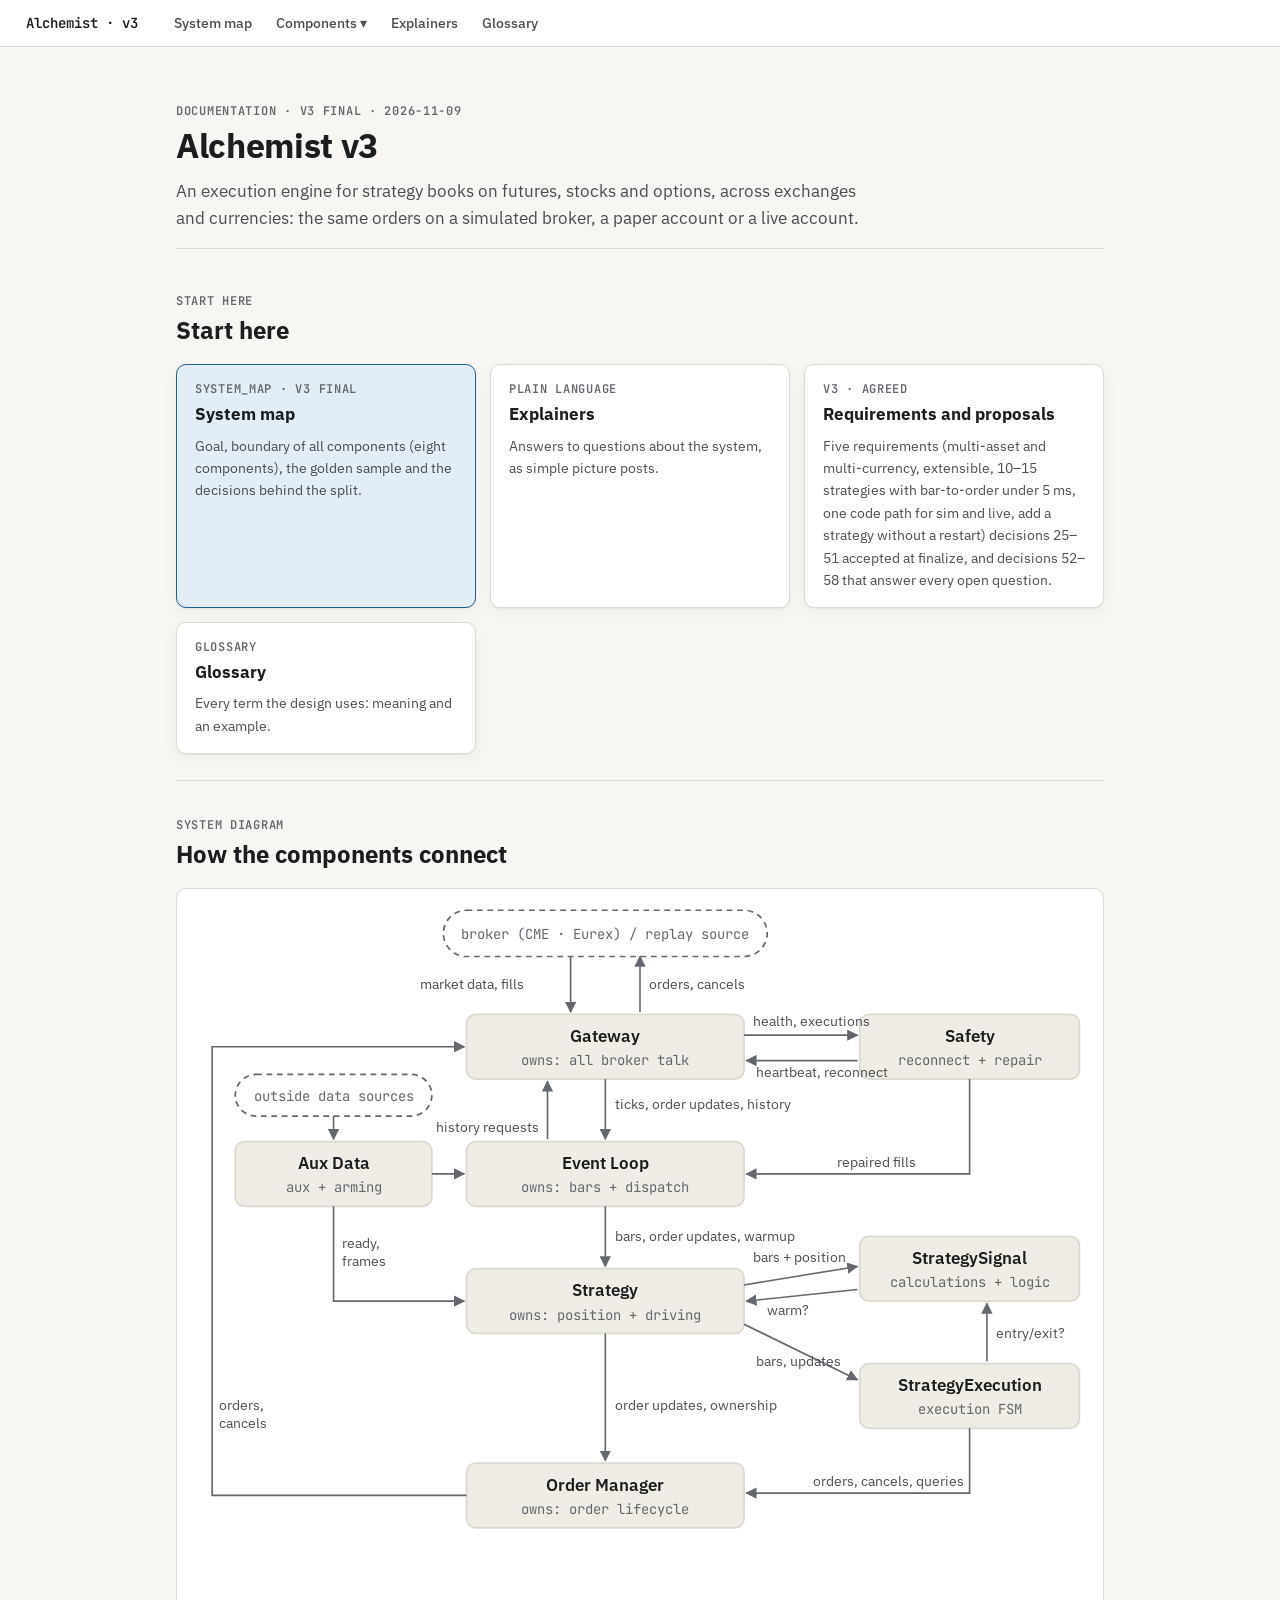
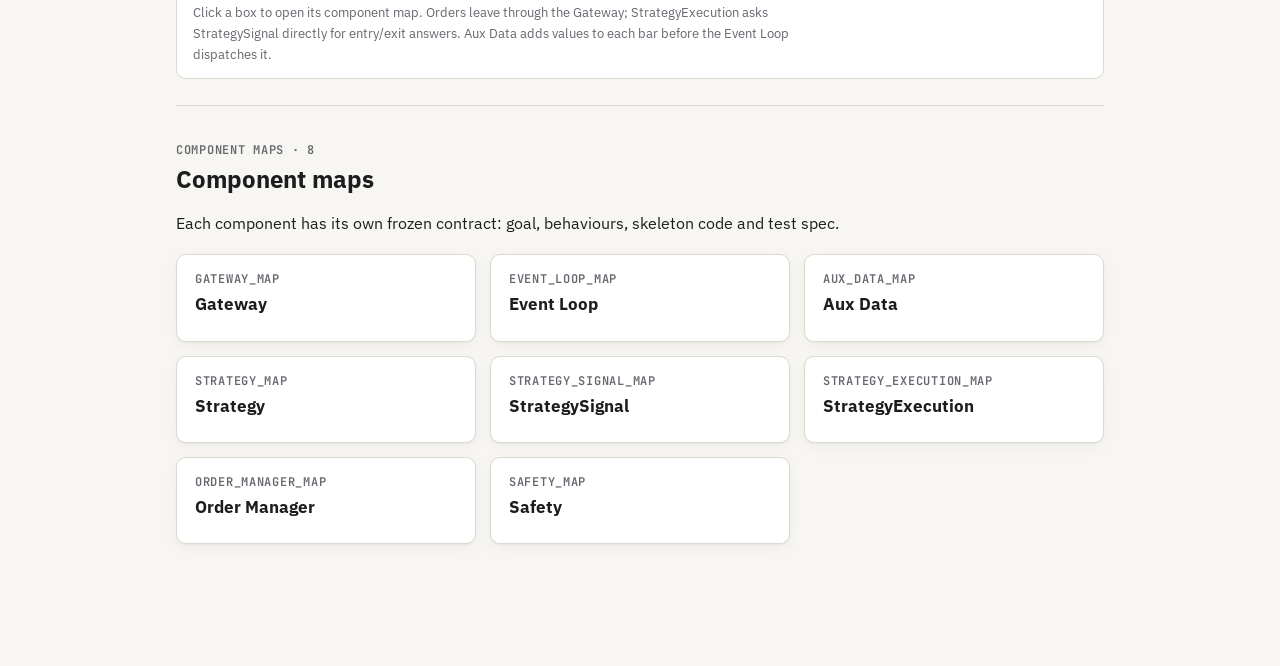
<file: system_design/v3/index.html>
<!doctype html>
<html lang="en">
<head>
<meta charset="utf-8">
<meta name="viewport" content="width=device-width, initial-scale=1">
<title>Alchemist v3 design docs</title>
<link rel="preconnect" href="https://fonts.googleapis.com">
<link rel="preconnect" href="https://fonts.gstatic.com" crossorigin>
<link href="https://fonts.googleapis.com/css2?family=IBM+Plex+Sans:wght@400;500;600&family=JetBrains+Mono:wght@400;600&display=swap" rel="stylesheet">
<link rel="stylesheet" href="docs.css?v=5">
</head>
<body>
<nav class="topnav">
  <a class="brand" href="index.html">Alchemist · v3</a>
  <a href="system_map.html">System map</a>
  <div class="dropdown">
    <button type="button">Components ▾</button>
    <div class="menu">
      <a href="gateway_map.html">Gateway</a>
      <a href="event_loop_map.html">Event Loop</a>
      <a href="aux_data_map.html">Aux Data</a>
      <a href="strategy_map.html">Strategy</a>
      <a href="strategy_signal_map.html">StrategySignal</a>
      <a href="strategy_execution_map.html">StrategyExecution</a>
      <a href="order_manager_map.html">Order Manager</a>
      <a href="safety_map.html">Safety</a>
    </div>
  </div>
  <a href="explainers/index.html">Explainers</a>
  <a href="glossary.html">Glossary</a>
</nav>
<div class="wrap">
<header>
<div class="eyebrow">Documentation · v3 final · 2026-11-09</div>
<h1>Alchemist v3</h1>
<div class="lede"><p>An execution engine for strategy books on futures, stocks and options, across exchanges and currencies: the same orders on a simulated broker, a paper account or a live account.</p></div>
</header>
<section id="start-here">
<div class="eyebrow">Start here</div>
<h2>Start here</h2>
<div class="cards">
<a class="card start" href="system_map.html"><div class="eyebrow">SYSTEM_MAP · v3 final</div>
<h3>System map</h3><p>Goal, boundary of all components (eight components), the golden sample and the decisions behind the split.</p></a>
<a class="card" href="explainers/index.html"><div class="eyebrow">Plain language</div>
<h3>Explainers</h3><p>Answers to questions about the system, as simple picture posts.</p></a>
<a class="card" href="system_map.html#requirements"><div class="eyebrow">v3 · agreed</div>
<h3>Requirements and proposals</h3><p>Five requirements (multi-asset and multi-currency, extensible, 10–15 strategies with bar-to-order under 5 ms, one code path for sim and live, add a strategy without a restart) decisions 25–51 accepted at finalize, and decisions 52–58 that answer every open question.</p></a>
<a class="card" href="glossary.html"><div class="eyebrow">GLOSSARY</div>
<h3>Glossary</h3><p>Every term the design uses: meaning and an example.</p></a>
</div>
</section>
<section id="diagram">
<div class="eyebrow">System diagram</div>
<h2>How the components connect</h2>
<div class="diagram">
<svg viewBox="0 0 780 600" role="img" aria-label="Alchemist v3 component diagram" xmlns="http://www.w3.org/2000/svg">
  <style>
    .box { fill: var(--surface-2); stroke: var(--line); stroke-width: 1.5; }
    a:hover .box { stroke: var(--accent); fill: var(--accent-soft); }
    .ext { fill: none; stroke: var(--ink-3); stroke-width: 1.5; stroke-dasharray: 5 4; }
    .t { fill: var(--ink); font: 600 15px var(--sans); text-anchor: middle; }
    .s { fill: var(--ink-3); font: 12px var(--mono); text-anchor: middle; }
    .l { fill: var(--ink-2); font: 12.5px var(--sans); }
    .arr { stroke: var(--ink-3); stroke-width: 1.4; fill: none; marker-end: url(#ah); }
  </style>
  <defs>
    <marker id="ah" viewBox="0 0 10 10" refX="9" refY="5" markerWidth="7" markerHeight="7" orient="auto-start-reverse">
      <path d="M0,0 L10,5 L0,10 z" fill="var(--ink-3)"/>
    </marker>
  </defs>

  <!-- external broker -->
  <rect class="ext" x="220" y="8" width="280" height="40" rx="20"/>
  <text class="s" x="360" y="33">broker (CME · Eurex) / replay source</text>

  <!-- broker <-> gateway -->
  <path class="arr" d="M330,48 L330,96"/>
  <text class="l" x="200" y="76">market data, fills</text>
  <path class="arr" d="M390,96 L390,48"/>
  <text class="l" x="398" y="76">orders, cancels</text>

  <a href="gateway_map.html"><rect class="box" x="240" y="98" width="240" height="56" rx="8"/>
    <text class="t" x="360" y="122">Gateway</text><text class="s" x="360" y="142">owns: all broker talk</text></a>

  <a href="safety_map.html"><rect class="box" x="580" y="98" width="190" height="56" rx="8"/>
    <text class="t" x="675" y="122">Safety</text><text class="s" x="675" y="142">reconnect + repair</text></a>
  <path class="arr" d="M480,116 L578,116"/>
  <text class="l" x="488" y="108">health, executions</text>
  <path class="arr" d="M578,138 L482,138"/>
  <text class="l" x="490" y="152">heartbeat, reconnect</text>
  <path class="arr" d="M675,154 L675,236 L482,236"/>
  <text class="l" x="560" y="230">repaired fills</text>

  <!-- gateway -> event loop -->
  <!-- outside data sources -> aux data -->
  <rect class="ext" x="40" y="150" width="170" height="36" rx="18"/>
  <text class="s" x="125" y="173">outside data sources</text>
  <path class="arr" d="M125,186 L125,206"/>
  <a href="aux_data_map.html"><rect class="box" x="40" y="208" width="170" height="56" rx="8"/>
    <text class="t" x="125" y="232">Aux Data</text><text class="s" x="125" y="252">aux + arming</text></a>
  <path class="arr" d="M210,236 L238,236"/>
  <path class="arr" d="M125,264 L125,346 L238,346"/>
  <text class="l" x="132" y="300">ready,</text>
  <text class="l" x="132" y="316">frames</text>

  <path class="arr" d="M360,154 L360,206"/>
  <text class="l" x="368" y="180">ticks, order updates, history</text>
  <path class="arr" d="M310,206 L310,156"/>
  <text class="l" x="214" y="200">history requests</text>

  <a href="event_loop_map.html"><rect class="box" x="240" y="208" width="240" height="56" rx="8"/>
    <text class="t" x="360" y="232">Event Loop</text><text class="s" x="360" y="252">owns: bars + dispatch</text></a>

  <path class="arr" d="M360,264 L360,316"/>
  <text class="l" x="368" y="294">bars, order updates, warmup</text>

  <a href="strategy_map.html"><rect class="box" x="240" y="318" width="240" height="56" rx="8"/>
    <text class="t" x="360" y="342">Strategy</text><text class="s" x="360" y="362">owns: position + driving</text></a>

  <a href="strategy_signal_map.html"><rect class="box" x="580" y="290" width="190" height="56" rx="8"/>
    <text class="t" x="675" y="314">StrategySignal</text><text class="s" x="675" y="334">calculations + logic</text></a>
  <a href="strategy_execution_map.html"><rect class="box" x="580" y="400" width="190" height="56" rx="8"/>
    <text class="t" x="675" y="424">StrategyExecution</text><text class="s" x="675" y="444">execution FSM</text></a>

  <path class="arr" d="M480,332 L578,316"/>
  <text class="l" x="488" y="312">bars + position</text>
  <path class="arr" d="M578,336 L482,346"/>
  <text class="l" x="500" y="358">warm?</text>
  <path class="arr" d="M480,366 L578,414"/>
  <text class="l" x="490" y="402">bars, updates</text>
  <path class="arr" d="M690,398 L690,348"/>
  <text class="l" x="698" y="378">entry/exit?</text>
  <path class="arr" d="M675,456 L675,512 L482,512"/>
  <text class="l" x="540" y="506">orders, cancels, queries</text>

  <path class="arr" d="M360,374 L360,484"/>
  <text class="l" x="368" y="440">order updates, ownership</text>

  <a href="order_manager_map.html"><rect class="box" x="240" y="486" width="240" height="56" rx="8"/>
    <text class="t" x="360" y="510">Order Manager</text><text class="s" x="360" y="530">owns: order lifecycle</text></a>

  <!-- order manager -> gateway (orders leave through Gateway) -->
  <path class="arr" d="M240,514 L20,514 L20,126 L238,126"/>
  <text class="l" x="26" y="440">orders,</text>
  <text class="l" x="26" y="456">cancels</text>
</svg>
<p class="caption">Click a box to open its component map. Orders leave through the Gateway; StrategyExecution asks StrategySignal directly for entry/exit answers. Aux Data adds values to each bar before the Event Loop dispatches it.</p></div>

</section>
<section id="components">
<div class="eyebrow">Component maps · 8</div>
<h2>Component maps</h2>
<p>Each component has its own frozen contract: goal, behaviours, skeleton code and test spec.</p>
<div class="cards">
<a class="card" href="gateway_map.html"><div class="eyebrow">GATEWAY_MAP</div><h3>Gateway</h3></a>
<a class="card" href="event_loop_map.html"><div class="eyebrow">EVENT_LOOP_MAP</div><h3>Event Loop</h3></a>
<a class="card" href="aux_data_map.html"><div class="eyebrow">AUX_DATA_MAP</div><h3>Aux Data</h3></a>
<a class="card" href="strategy_map.html"><div class="eyebrow">STRATEGY_MAP</div><h3>Strategy</h3></a>
<a class="card" href="strategy_signal_map.html"><div class="eyebrow">STRATEGY_SIGNAL_MAP</div><h3>StrategySignal</h3></a>
<a class="card" href="strategy_execution_map.html"><div class="eyebrow">STRATEGY_EXECUTION_MAP</div><h3>StrategyExecution</h3></a>
<a class="card" href="order_manager_map.html"><div class="eyebrow">ORDER_MANAGER_MAP</div><h3>Order Manager</h3></a>
<a class="card" href="safety_map.html"><div class="eyebrow">SAFETY_MAP</div><h3>Safety</h3></a>
</div>
</section>
</div>
</body>
</html>
</file>
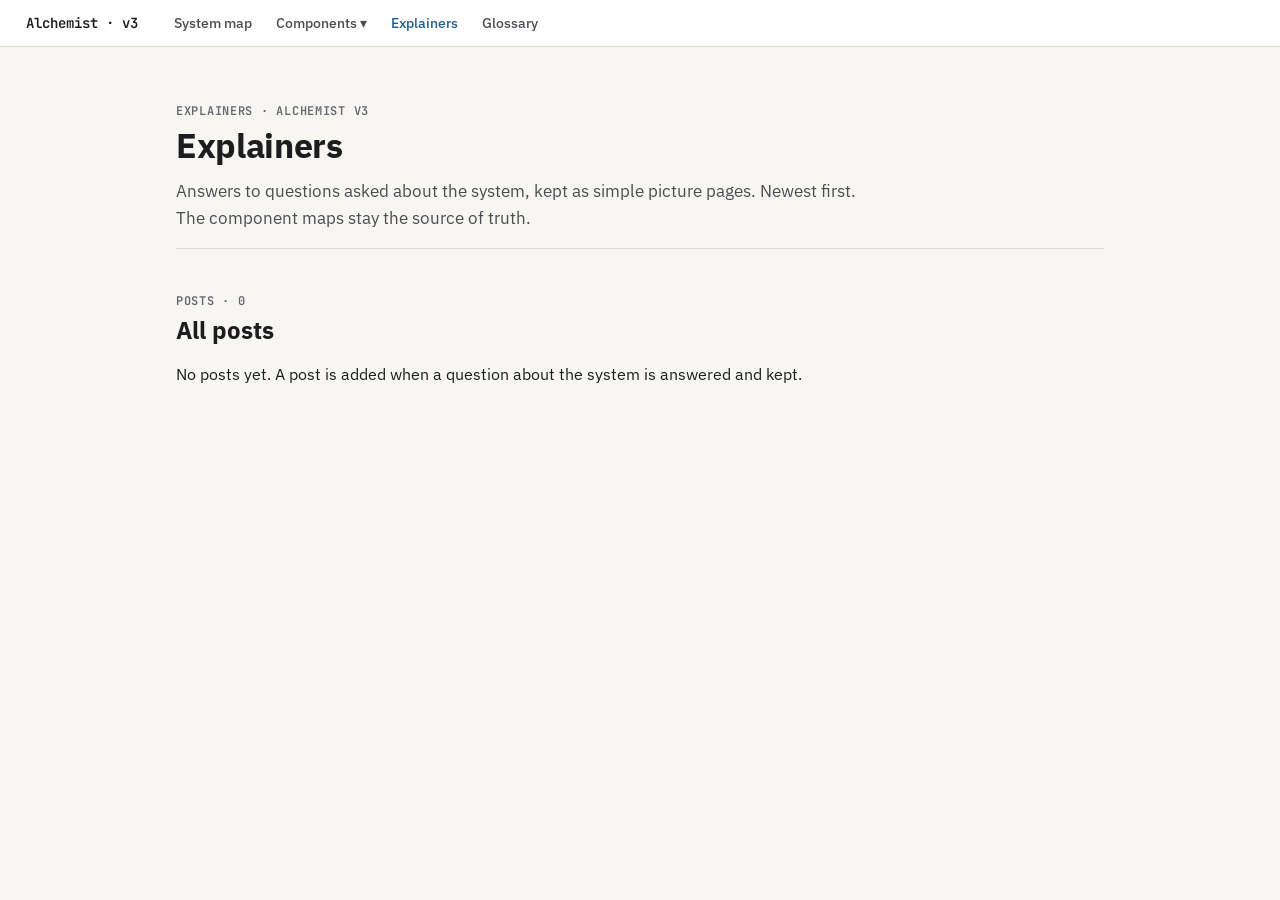
<file: system_design/v3/explainers/index.html>
<!doctype html>
<html lang="en">
<head>
<meta charset="utf-8">
<meta name="viewport" content="width=device-width, initial-scale=1">
<title>Alchemist v3 explainers</title>
<link rel="preconnect" href="https://fonts.googleapis.com">
<link rel="preconnect" href="https://fonts.gstatic.com" crossorigin>
<link href="https://fonts.googleapis.com/css2?family=IBM+Plex+Sans:wght@400;500;600&family=JetBrains+Mono:wght@400;600&display=swap" rel="stylesheet">
<link rel="stylesheet" href="explainers.css?v=2">
</head>
<body>
<nav class="topnav">
  <a class="brand" href="../index.html">Alchemist · v3</a>
  <a href="../system_map.html">System map</a>
  <div class="dropdown">
    <button type="button">Components ▾</button>
    <div class="menu">
      <a href="../gateway_map.html">Gateway</a>
      <a href="../event_loop_map.html">Event Loop</a>
      <a href="../aux_data_map.html">Aux Data</a>
      <a href="../strategy_map.html">Strategy</a>
      <a href="../strategy_signal_map.html">StrategySignal</a>
      <a href="../strategy_execution_map.html">StrategyExecution</a>
      <a href="../order_manager_map.html">Order Manager</a>
      <a href="../safety_map.html">Safety</a>
    </div>
  </div>
  <a href="index.html" class="active">Explainers</a>
  <a href="../glossary.html">Glossary</a>
</nav>
<div class="wrap">
<header>
<div class="eyebrow">Explainers · Alchemist v3</div>
<h1>Explainers</h1>
<div class="lede"><p>Answers to questions asked about the system, kept as simple picture pages. Newest first. The component maps stay the source of truth.</p></div>
</header>
<section id="posts">
<div class="eyebrow">Posts · 0</div>
<h2>All posts</h2>
<p>No posts yet. A post is added when a question about the system is answered and kept.</p>
</section>
</div>
</body>
</html>
</file>
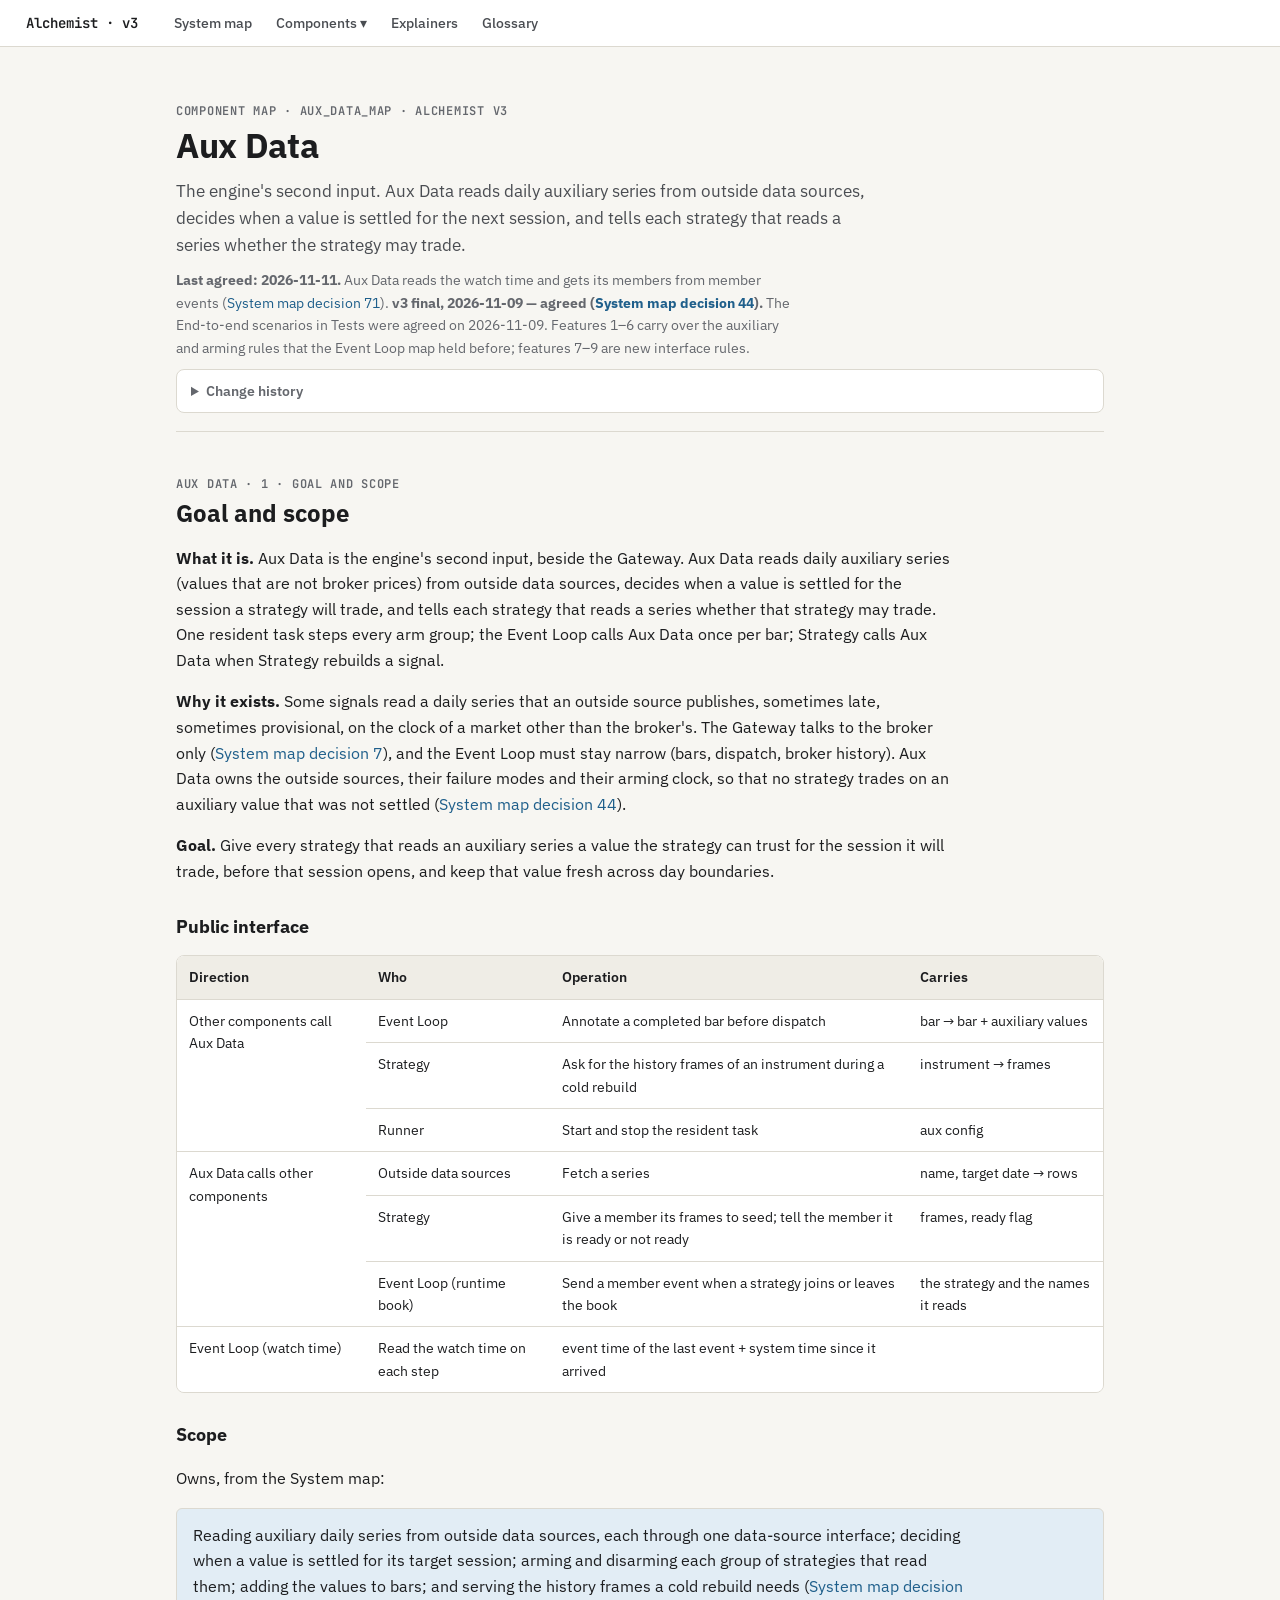
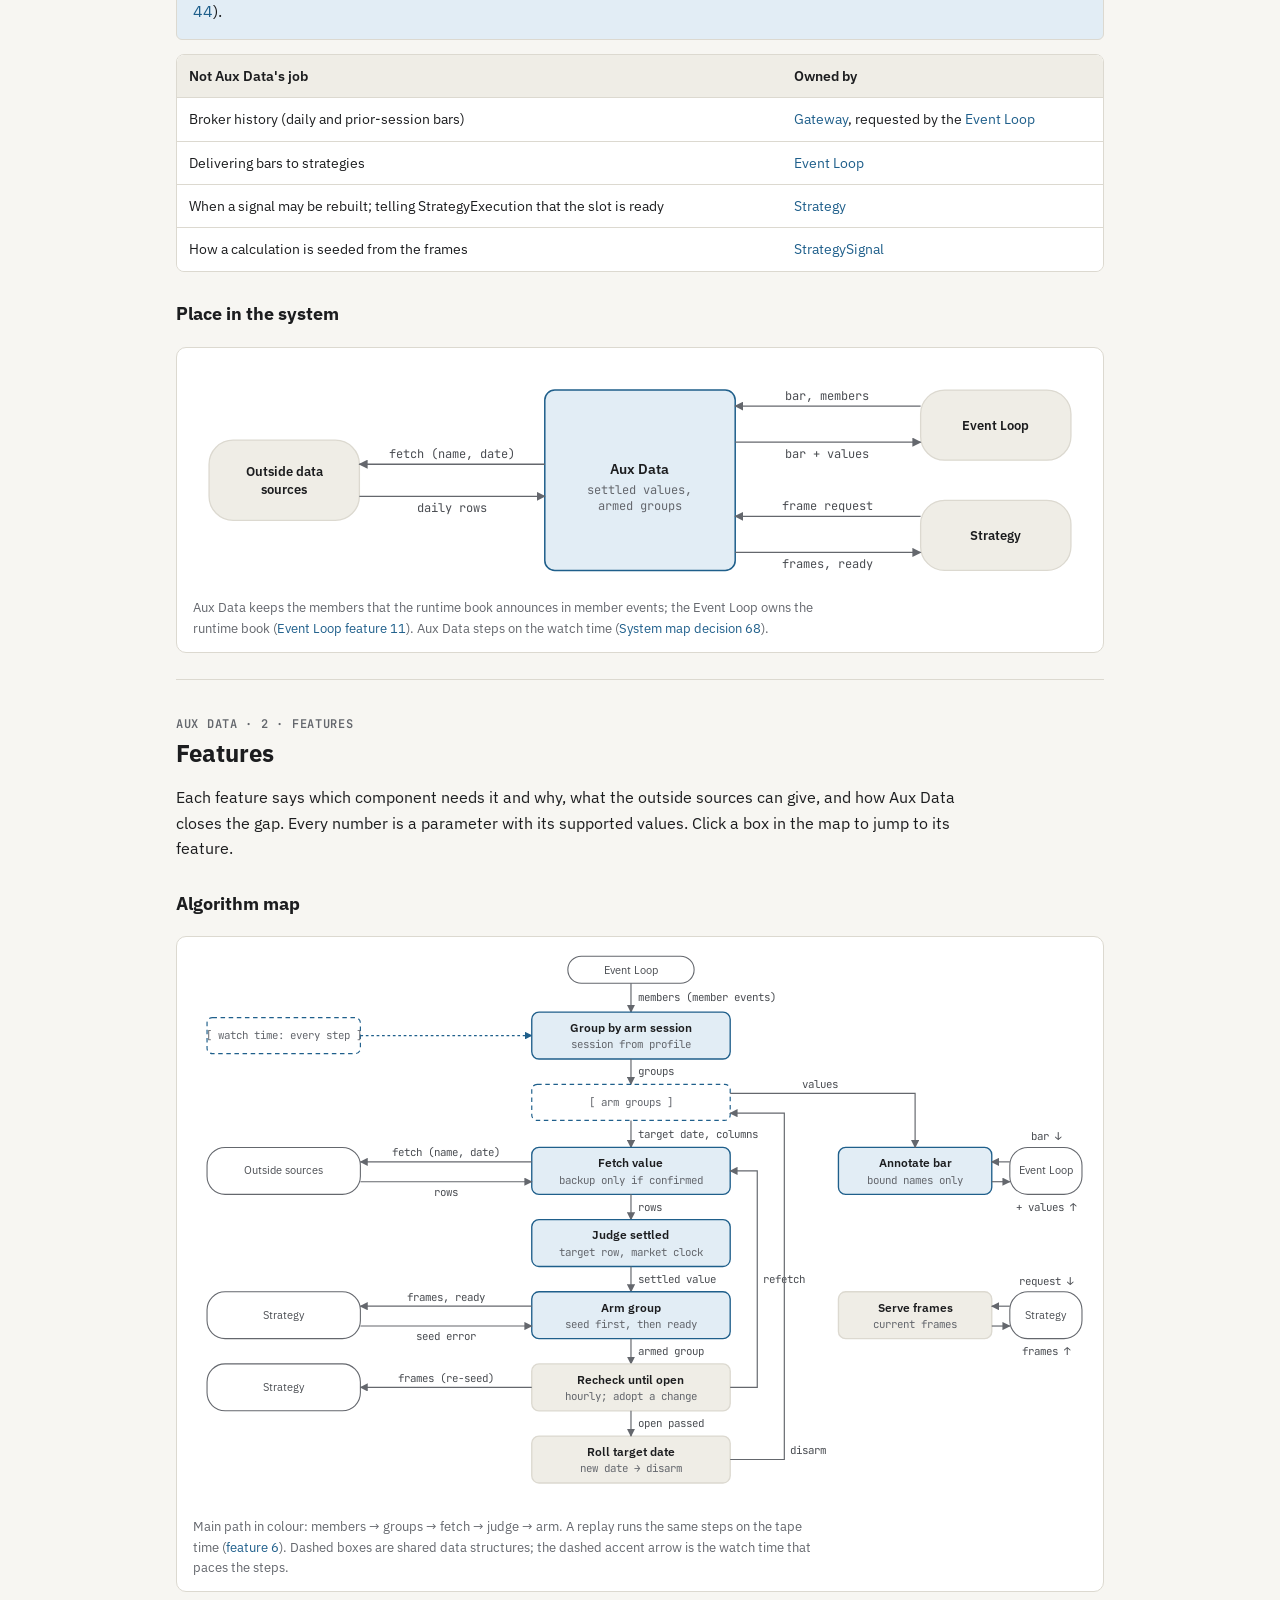
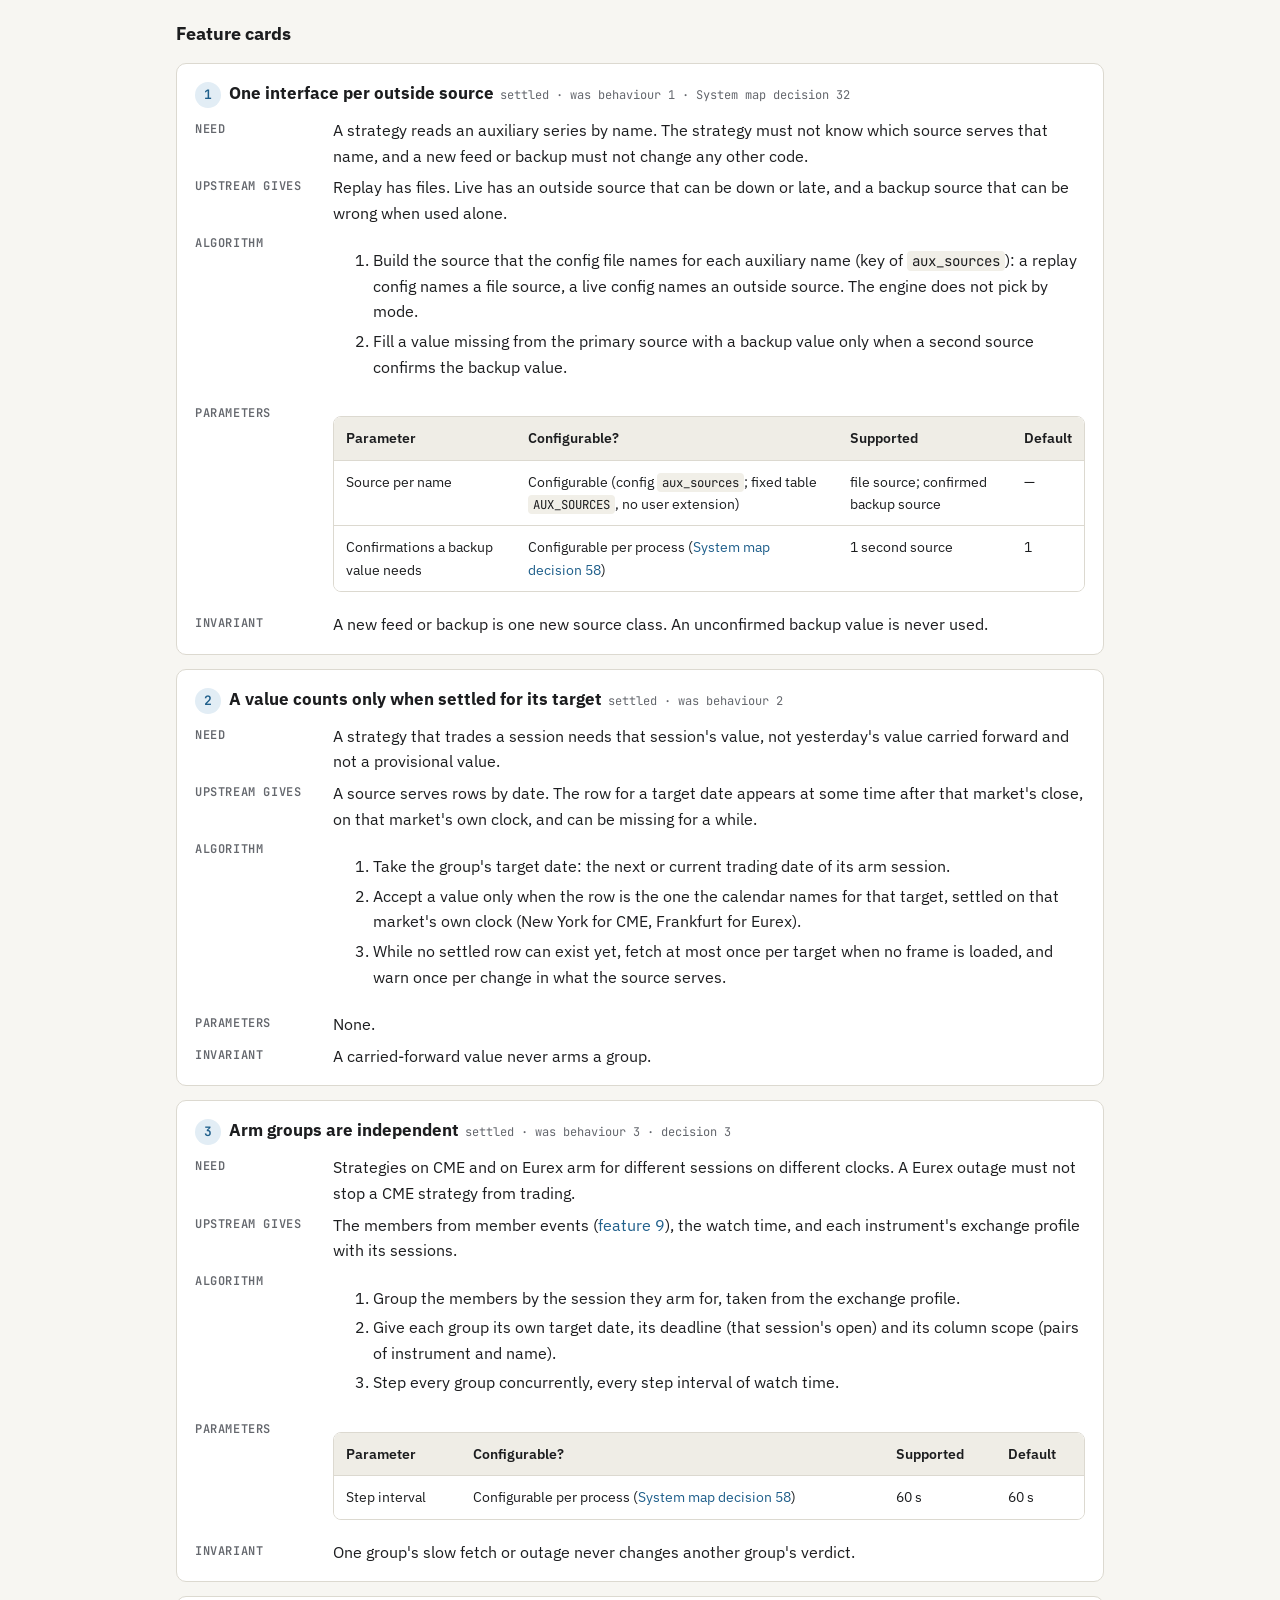
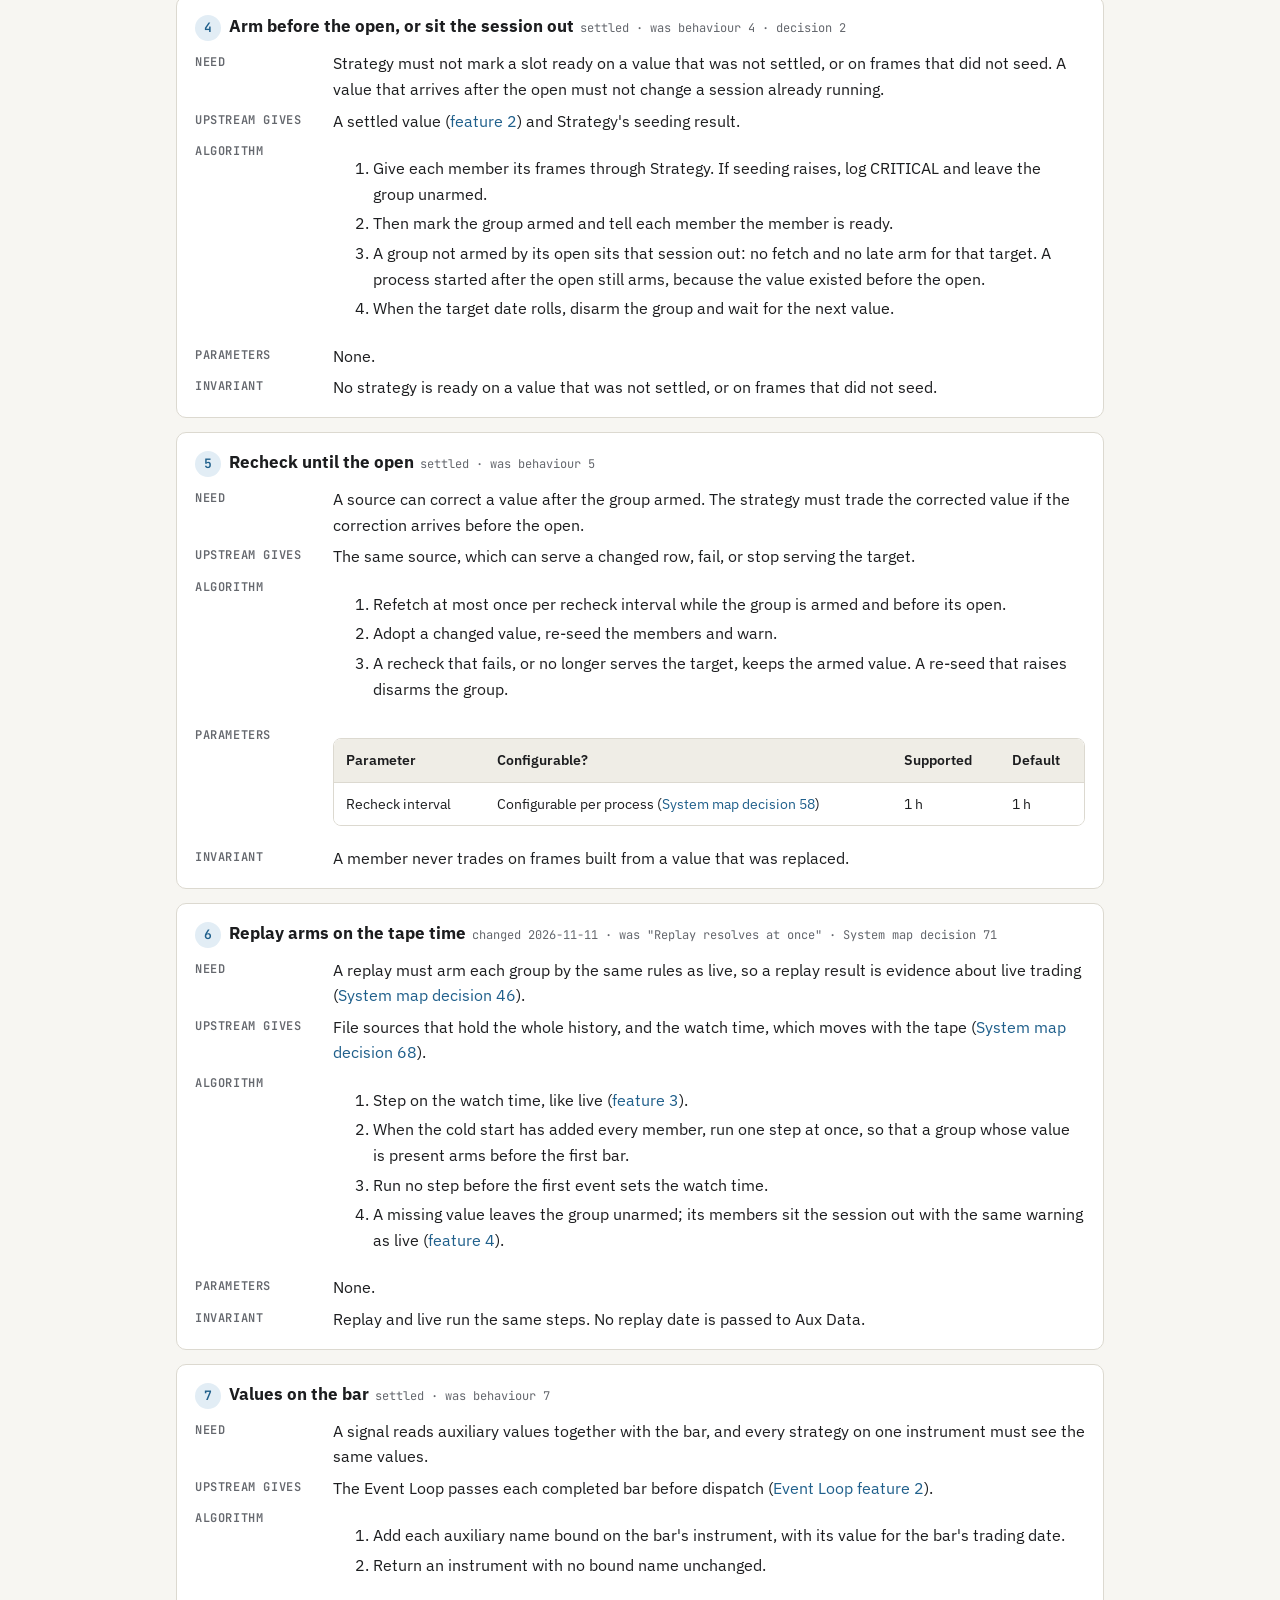
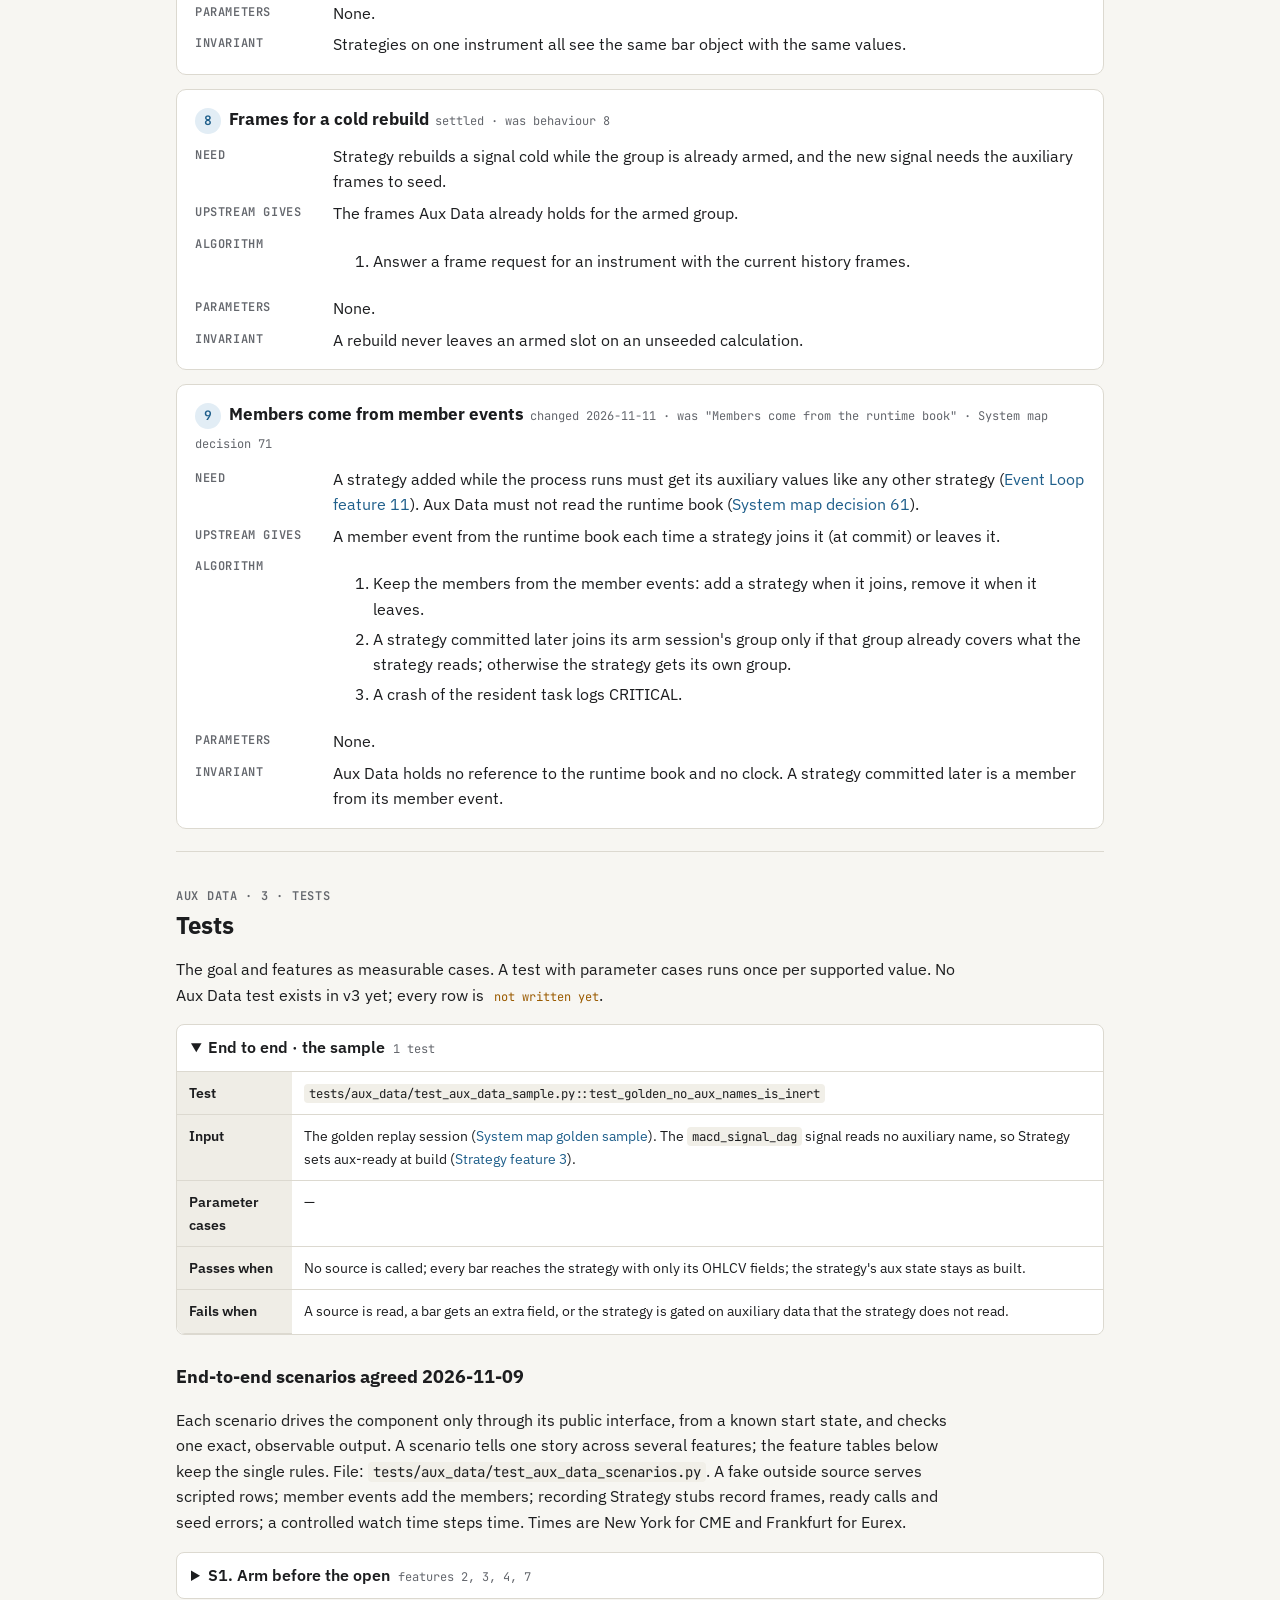
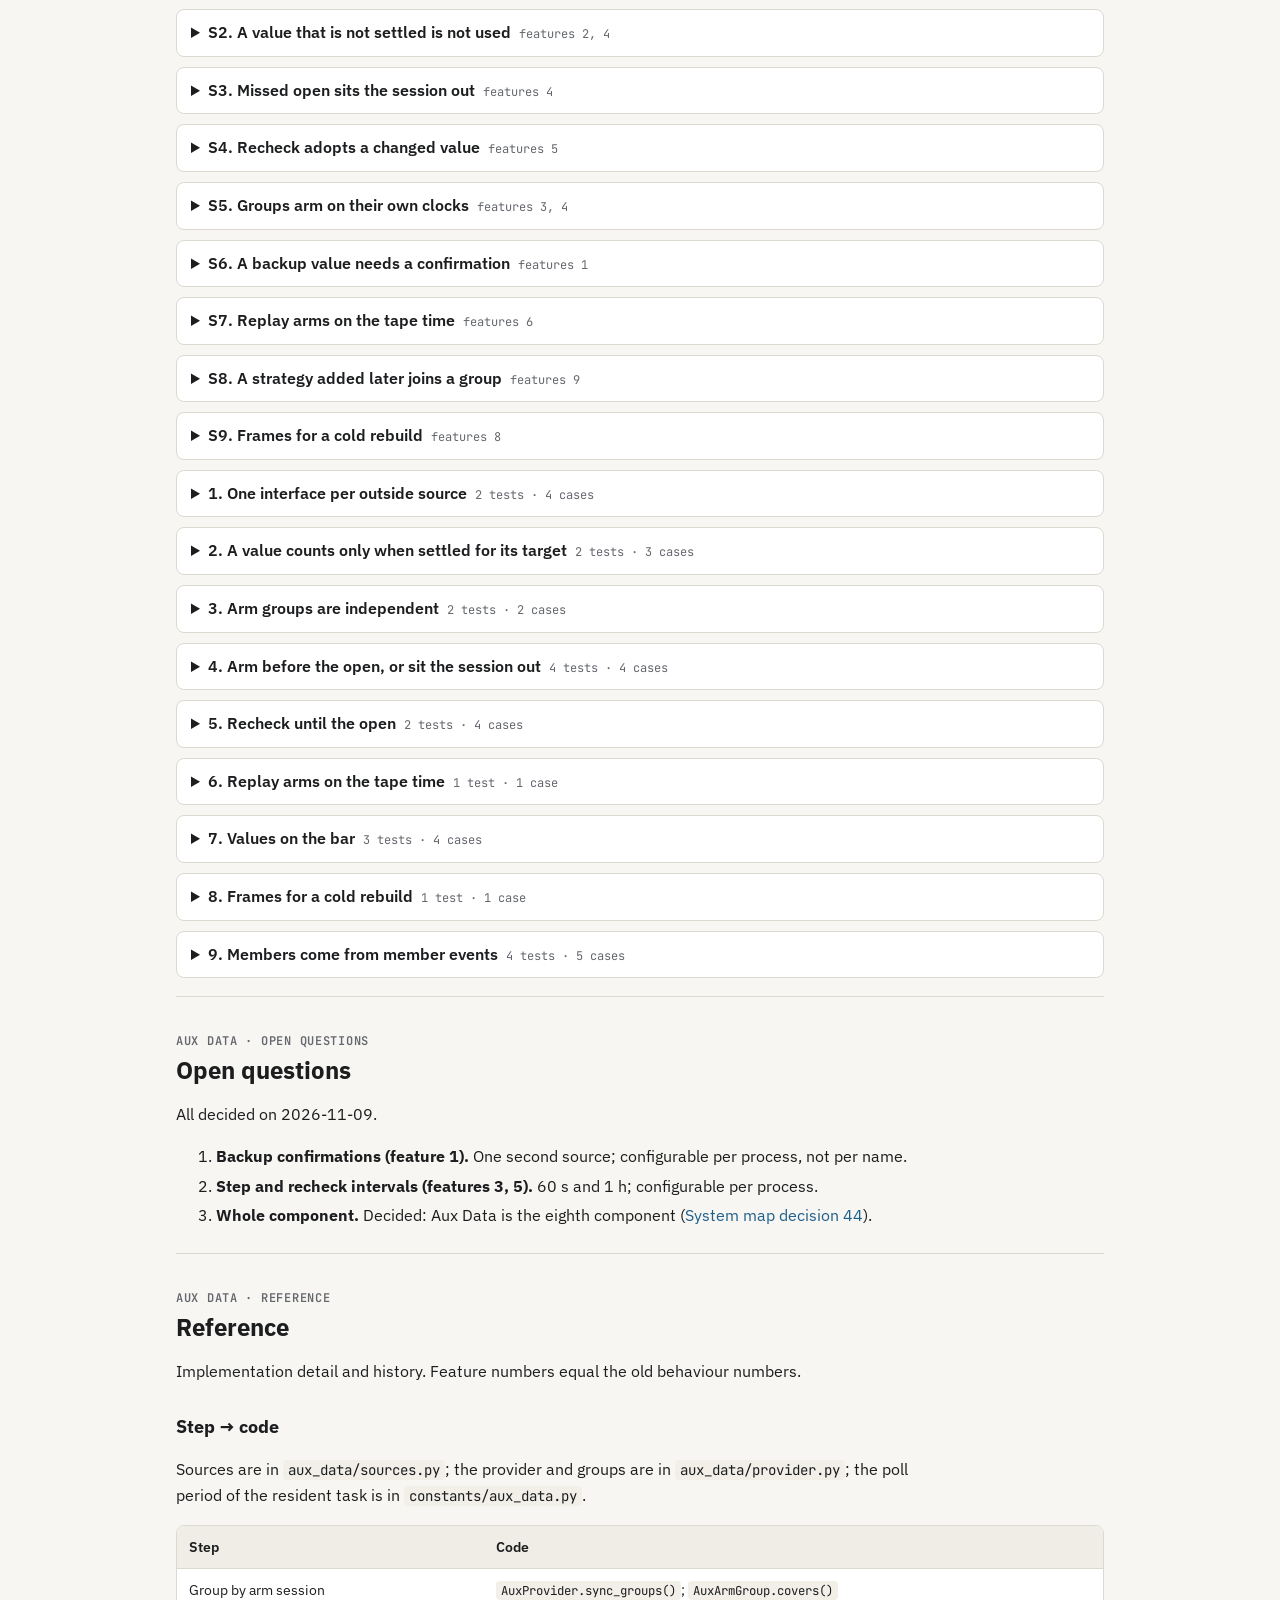
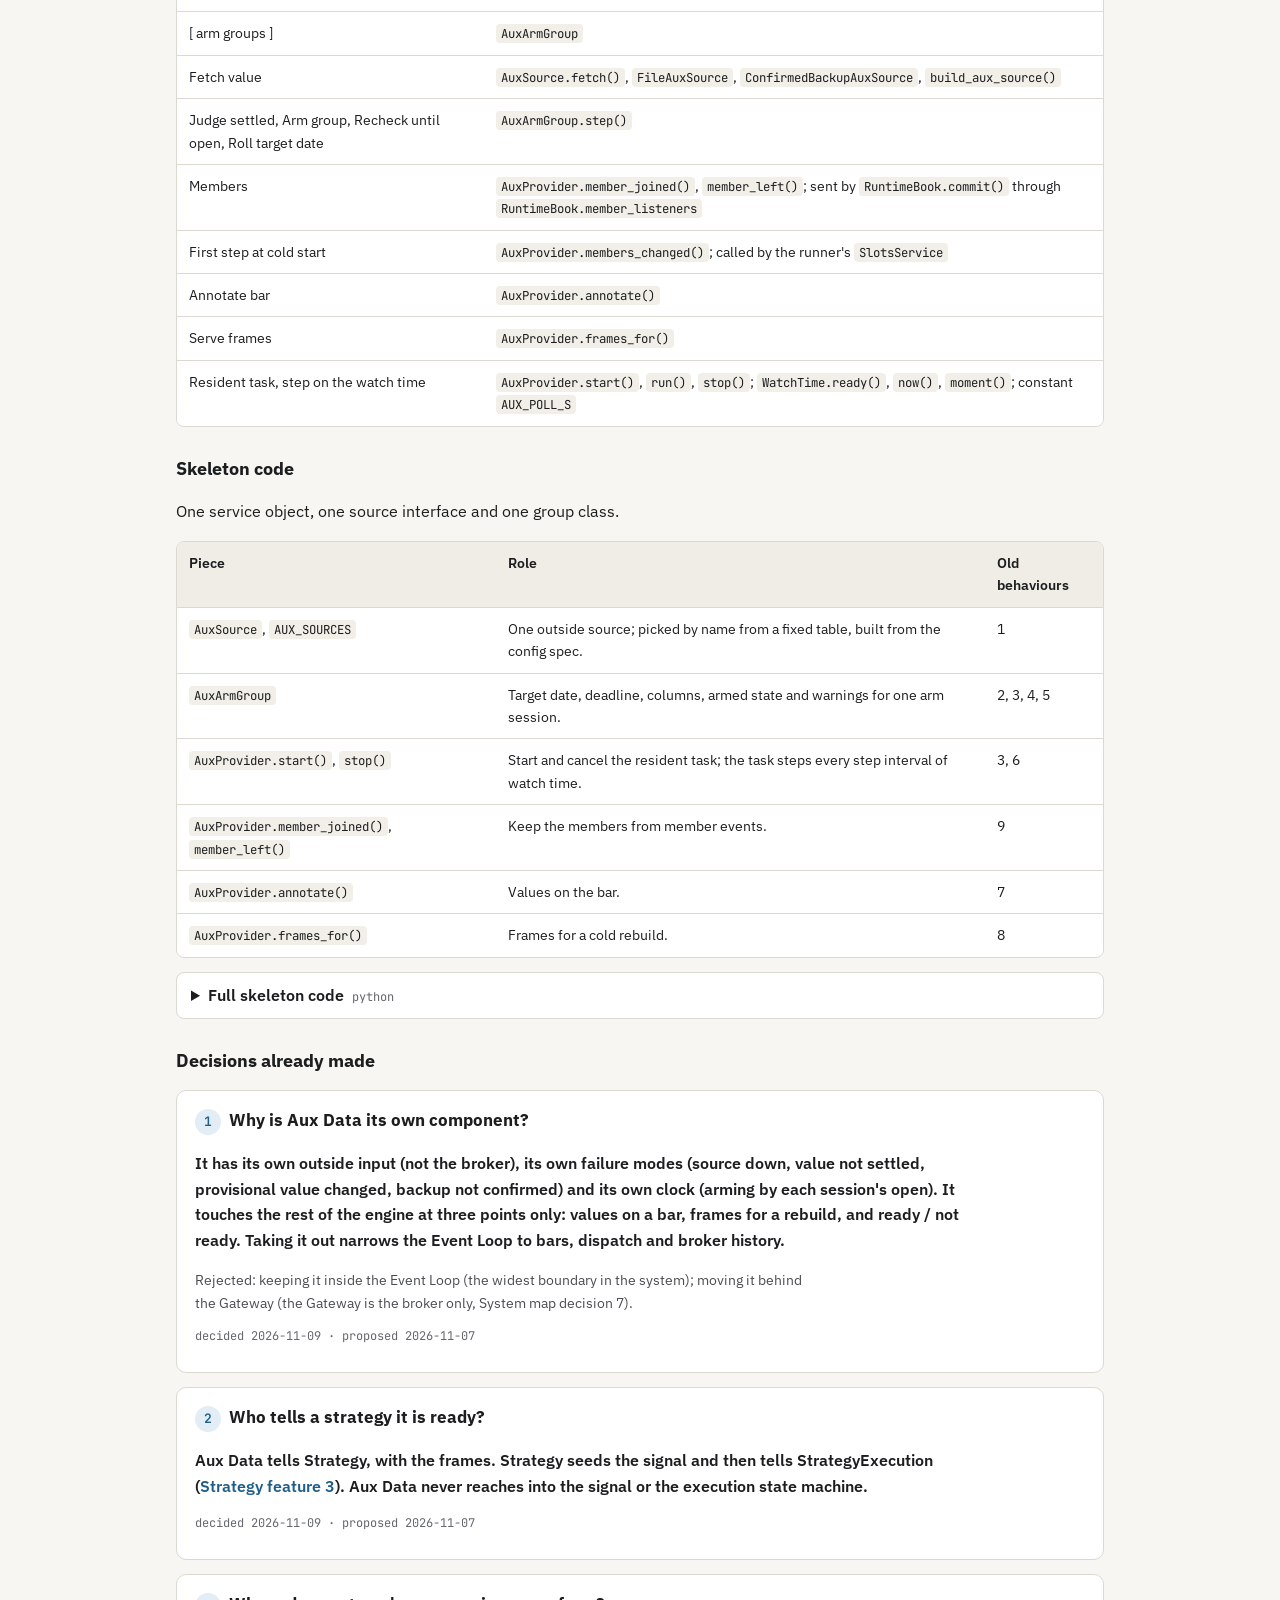
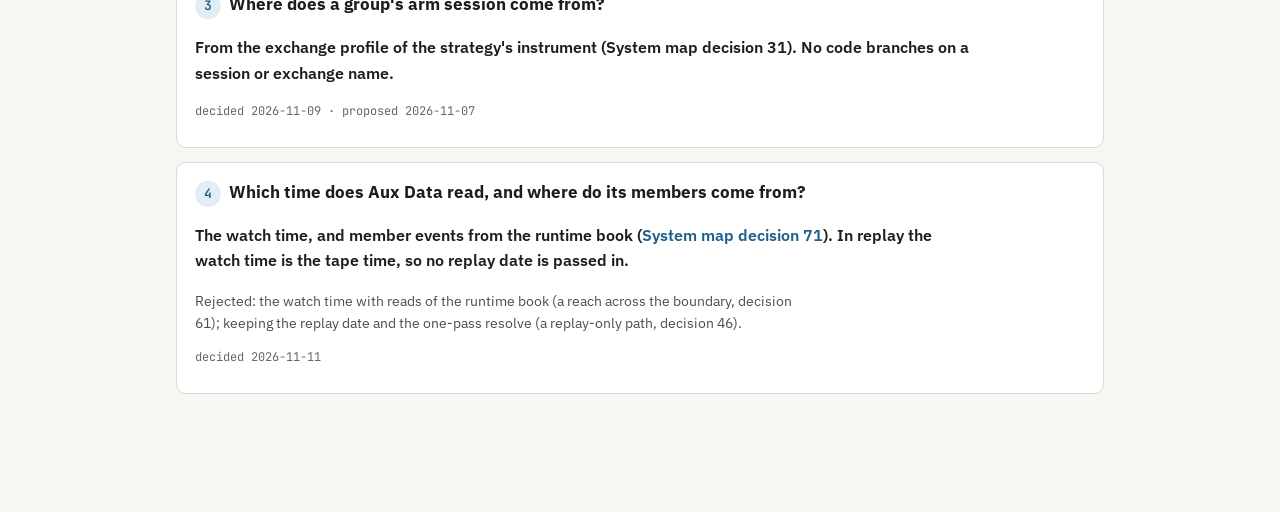
<file: system_design/v3/aux_data_map.html>
<!doctype html>
<html lang="en">
<head>
<meta charset="utf-8">
<meta name="viewport" content="width=device-width, initial-scale=1">
<title>Alchemist Aux Data map</title>
<link rel="preconnect" href="https://fonts.googleapis.com">
<link rel="preconnect" href="https://fonts.gstatic.com" crossorigin>
<link href="https://fonts.googleapis.com/css2?family=IBM+Plex+Sans:wght@400;500;600&family=JetBrains+Mono:wght@400;600&display=swap" rel="stylesheet">
<link rel="stylesheet" href="docs.css?v=6">
</head>
<body>
<nav class="topnav">
  <a class="brand" href="index.html">Alchemist · v3</a>
  <a href="system_map.html">System map</a>
  <div class="dropdown">
    <button type="button">Components ▾</button>
    <div class="menu">
      <a href="gateway_map.html">Gateway</a>
      <a href="event_loop_map.html">Event Loop</a>
      <a href="aux_data_map.html" class="active">Aux Data</a>
      <a href="strategy_map.html">Strategy</a>
      <a href="strategy_signal_map.html">StrategySignal</a>
      <a href="strategy_execution_map.html">StrategyExecution</a>
      <a href="order_manager_map.html">Order Manager</a>
      <a href="safety_map.html">Safety</a>
    </div>
  </div>
  <a href="explainers/index.html">Explainers</a>
  <a href="glossary.html">Glossary</a>
</nav>
<div class="wrap">
<header>
<div class="eyebrow">Component map · AUX_DATA_MAP · Alchemist v3</div>
<h1>Aux Data</h1>
<div class="lede"><p>The engine's second input. Aux Data reads daily auxiliary series from outside data sources, decides when a value is settled for the next session, and tells each strategy that reads a series whether the strategy may trade.</p></div>
<div class="meta"><p><strong>Last agreed: 2026-11-11.</strong> Aux Data reads the watch time and gets its members from member events (<a href="system_map.html#d71">System map decision 71</a>). <strong>v3 final, 2026-11-09 — agreed (<a href="system_map.html#d44">System map decision 44</a>).</strong> The End-to-end scenarios in Tests were agreed on 2026-11-09. Features 1–6 carry over the auxiliary and arming rules that the Event Loop map held before; features 7–9 are new interface rules.</p>
<details><summary>Change history</summary><ul>
<li><strong>2026-11-11</strong> — Compiled with /component-design: every existing Aux Data test now has a row under the feature it protects.</li>
<li><strong>2026-11-11</strong> — Aux Data reads the watch time and gets its members from member events (<a href="system_map.html#d71">System map decision 71</a>). <a href="#f6">Feature 6</a> changed: a replay arms on the tape time like live, and no replay date is passed in. <a href="#f9">Feature 9</a> changed: the members come from member events, not from reads of the runtime book.</li>
<li><strong>2026-11-11</strong> — The streaming core removed the shared clock (System map decision 62) and Safety's use of the runtime book (decision 69).</li>
<li><strong>2026-11-09</strong> — End-to-end scenarios agreed.</li>
<li><strong>2026-11-09</strong> — New section End-to-end scenarios in Tests (9 scenarios, proposed, not agreed).</li>
<li><strong>2026-11-09</strong> — v3 finalized: the human accepted every proposed feature and decision.</li>
<li><strong>2026-11-09</strong> — Open questions decided: Aux Data is the eighth component (System map decision 44); its numbers are configurable per process.</li>
<li><strong>2026-11-09</strong> — Review fixes: the sample uses the new golden run; a slot that reads no auxiliary name is never armed by Aux Data, because Strategy sets its aux-ready at build.</li>
<li><strong>2026-11-09</strong> — Page reordered: Goal and scope (with public interface and place in the system) → 9 features (Need / Upstream gives / Algorithm / Parameters / Invariant; same numbers as the old behaviours) → quantified tests with parameter cases → open questions → reference. Algorithm map added.</li>
<li><strong>2026-11-07</strong> — Page created. Auxiliary sources, arming, rechecks and bar values move here from the Event Loop.</li>
</ul></details></div>
</header>

<section id="goal-and-scope">
<div class="eyebrow">Aux Data · 1 · Goal and scope</div>
<h2>Goal and scope</h2>
<p><strong>What it is.</strong> Aux Data is the engine's second input, beside the Gateway. Aux Data reads daily auxiliary series (values that are not broker prices) from outside data sources, decides when a value is settled for the session a strategy will trade, and tells each strategy that reads a series whether that strategy may trade. One resident task steps every arm group; the Event Loop calls Aux Data once per bar; Strategy calls Aux Data when Strategy rebuilds a signal.</p>
<p><strong>Why it exists.</strong> Some signals read a daily series that an outside source publishes, sometimes late, sometimes provisional, on the clock of a market other than the broker's. The Gateway talks to the broker only (<a href="system_map.html#d7">System map decision 7</a>), and the Event Loop must stay narrow (bars, dispatch, broker history). Aux Data owns the outside sources, their failure modes and their arming clock, so that no strategy trades on an auxiliary value that was not settled (<a href="system_map.html#d44">System map decision 44</a>).</p>
<p><strong>Goal.</strong> Give every strategy that reads an auxiliary series a value the strategy can trust for the session it will trade, before that session opens, and keep that value fresh across day boundaries.</p>

<h3>Public interface</h3>
<div class="table-wrap"><table>
<thead><tr><th>Direction</th><th>Who</th><th>Operation</th><th>Carries</th></tr></thead>
<tbody>
<tr><td rowspan="3">Other components call Aux Data</td><td>Event Loop</td><td>Annotate a completed bar before dispatch</td><td>bar → bar + auxiliary values</td></tr>
<tr><td>Strategy</td><td>Ask for the history frames of an instrument during a cold rebuild</td><td>instrument → frames</td></tr>
<tr><td>Runner</td><td>Start and stop the resident task</td><td>aux config</td></tr>
<tr><td rowspan="3">Aux Data calls other components</td><td>Outside data sources</td><td>Fetch a series</td><td>name, target date → rows</td></tr>
<tr><td>Strategy</td><td>Give a member its frames to seed; tell the member it is ready or not ready</td><td>frames, ready flag</td></tr>
<tr><td>Event Loop (runtime book)</td><td>Send a member event when a strategy joins or leaves the book</td><td>the strategy and the names it reads</td></tr>
<tr><td>Event Loop (watch time)</td><td>Read the watch time on each step</td><td>event time of the last event + system time since it arrived</td></tr>
</tbody></table></div>

<h3>Scope</h3>
<p>Owns, from the System map:</p>
<blockquote><p>Reading auxiliary daily series from outside data sources, each through one data-source interface; deciding when a value is settled for its target session; arming and disarming each group of strategies that read them; adding the values to bars; and serving the history frames a cold rebuild needs (<a href="system_map.html#d44">System map decision 44</a>).</p></blockquote>
<div class="table-wrap"><table>
<thead><tr><th>Not Aux Data's job</th><th>Owned by</th></tr></thead>
<tbody>
<tr><td>Broker history (daily and prior-session bars)</td><td><a href="gateway_map.html">Gateway</a>, requested by the <a href="event_loop_map.html">Event Loop</a></td></tr>
<tr><td>Delivering bars to strategies</td><td><a href="event_loop_map.html">Event Loop</a></td></tr>
<tr><td>When a signal may be rebuilt; telling StrategyExecution that the slot is ready</td><td><a href="strategy_map.html">Strategy</a></td></tr>
<tr><td>How a calculation is seeded from the frames</td><td><a href="strategy_signal_map.html">StrategySignal</a></td></tr>
</tbody></table></div>

<h3>Place in the system</h3>
<div class="diagram">
<svg viewBox="0 0 900 230" role="img" aria-label="Aux Data between outside data sources on the left and the Event Loop and Strategy on the right." xmlns="http://www.w3.org/2000/svg">
  <style>
    .ps-core { fill: var(--accent-soft); stroke: var(--accent); stroke-width: 1.5; }
    .ps-ext { fill: var(--surface-2); stroke: var(--line); stroke-width: 1.3; }
    .ps-t { fill: var(--ink); font: 600 14px var(--sans); text-anchor: middle; }
    .ps-x { fill: var(--ink); font: 600 13px var(--sans); text-anchor: middle; }
    .ps-r { fill: var(--ink-3); font: 12px var(--mono); text-anchor: middle; }
    .ps-l { fill: var(--ink-2); font: 12px var(--mono); text-anchor: middle; }
    .ps-a { stroke: var(--ink-3); stroke-width: 1.3; fill: none; marker-end: url(#apsah); }
  </style>
  <defs><marker id="apsah" viewBox="0 0 10 10" refX="9" refY="5" markerWidth="7" markerHeight="7" orient="auto-start-reverse"><path d="M0,0 L10,5 L0,10 z" fill="var(--ink-3)"/></marker></defs>
  <rect class="ps-core" x="355" y="30" width="190" height="180" rx="10"/>
  <text class="ps-t" x="450" y="114">Aux Data</text><text class="ps-r" x="450" y="134">settled values,</text><text class="ps-r" x="450" y="150">armed groups</text>
  <rect class="ps-ext" x="20" y="80" width="150" height="80" rx="24"/><text class="ps-x" x="95" y="116">Outside data</text><text class="ps-x" x="95" y="134">sources</text>
  <path class="ps-a" d="M355,104 H170"/><text class="ps-l" x="262" y="98">fetch (name, date)</text>
  <path class="ps-a" d="M170,136 H355"/><text class="ps-l" x="262" y="152">daily rows</text>
  <rect class="ps-ext" x="730" y="30" width="150" height="70" rx="24"/><text class="ps-x" x="805" y="70">Event Loop</text>
  <path class="ps-a" d="M730,46 H545"/><text class="ps-l" x="637" y="40">bar, members</text>
  <path class="ps-a" d="M545,82 H730"/><text class="ps-l" x="637" y="98">bar + values</text>
  <rect class="ps-ext" x="730" y="140" width="150" height="70" rx="24"/><text class="ps-x" x="805" y="180">Strategy</text>
  <path class="ps-a" d="M730,156 H545"/><text class="ps-l" x="637" y="150">frame request</text>
  <path class="ps-a" d="M545,192 H730"/><text class="ps-l" x="637" y="208">frames, ready</text>
</svg>
<p class="caption">Aux Data keeps the members that the runtime book announces in member events; the Event Loop owns the runtime book (<a href="event_loop_map.html#f11">Event Loop feature 11</a>). Aux Data steps on the watch time (<a href="system_map.html#d68">System map decision 68</a>).</p>
</div>
</section>

<section id="features">
<div class="eyebrow">Aux Data · 2 · Features</div>
<h2>Features</h2>
<p>Each feature says which component needs it and why, what the outside sources can give, and how Aux Data closes the gap. Every number is a parameter with its supported values. Click a box in the map to jump to its feature.</p>

<h3>Algorithm map</h3>
<div class="diagram">
<svg viewBox="0 0 1000 620" role="img" aria-label="Aux Data steps: members from member events are grouped by arm session; each group fetches a value, judges whether the value is settled for its target, arms by seeding members through Strategy, rechecks hourly until the open, and disarms when the target date rolls. Bars get the bound values; a cold rebuild gets the current frames." xmlns="http://www.w3.org/2000/svg">
  <style>
    .x-stp { fill: var(--surface-2); stroke: var(--line); stroke-width: 1.5; }
    .x-main { fill: var(--accent-soft); stroke: var(--accent); stroke-width: 1.5; }
    .x-st { fill: none; stroke: var(--accent); stroke-width: 1.3; stroke-dasharray: 5 4; }
    .x-ext { fill: none; stroke: var(--ink-3); stroke-width: 1.2; }
    .x-t { fill: var(--ink); font: 600 13px var(--sans); text-anchor: middle; }
    .x-r { fill: var(--ink-3); font: 12px var(--mono); text-anchor: middle; }
    .x-x { fill: var(--ink-2); font: 12px var(--sans); text-anchor: middle; }
    .x-l { fill: var(--ink-2); font: 12px var(--mono); }
    .x-a { stroke: var(--ink-3); stroke-width: 1.3; fill: none; marker-end: url(#xah); }
    .x-c { stroke: var(--accent); stroke-width: 1.2; fill: none; stroke-dasharray: 3 3; marker-end: url(#xah2); }
  </style>
  <defs>
    <marker id="xah" viewBox="0 0 10 10" refX="9" refY="5" markerWidth="7" markerHeight="7" orient="auto-start-reverse"><path d="M0,0 L10,5 L0,10 z" fill="var(--ink-3)"/></marker>
    <marker id="xah2" viewBox="0 0 10 10" refX="9" refY="5" markerWidth="7" markerHeight="7" orient="auto-start-reverse"><path d="M0,0 L10,5 L0,10 z" fill="var(--accent)"/></marker>
  </defs>
  <rect class="x-ext" x="420" y="8" width="140" height="30" rx="15"/><text class="x-x" x="490" y="28">Event Loop</text>
  <path class="x-a" d="M490,38 V70"/><text class="x-l" x="498" y="58">members (member events)</text>
  <rect class="x-st" x="20" y="76" width="170" height="40" rx="6"/><text class="x-r" x="105" y="100">[ watch time: every step ]</text>
  <path class="x-c" d="M190,96 H380"/>

  <rect class="x-main" x="380" y="70" width="220" height="52" rx="8"/><text class="x-t" x="490" y="92">Group by arm session</text><text class="x-r" x="490" y="110">session from profile</text>
  <path class="x-a" d="M490,122 V150"/><text class="x-l" x="498" y="140">groups</text>
  <rect class="x-st" x="380" y="150" width="220" height="40" rx="6"/><text class="x-r" x="490" y="174">[ arm groups ]</text>
  <path class="x-a" d="M490,190 V220"/><text class="x-l" x="498" y="209">target date, columns</text>

  <rect class="x-main" x="380" y="220" width="220" height="52" rx="8"/><text class="x-t" x="490" y="242">Fetch value</text><text class="x-r" x="490" y="260">backup only if confirmed</text>
  <rect class="x-ext" x="20" y="220" width="170" height="52" rx="20"/><text class="x-x" x="105" y="250">Outside sources</text>
  <path class="x-a" d="M380,236 H190"/><text class="x-l" x="285" y="230" text-anchor="middle">fetch (name, date)</text>
  <path class="x-a" d="M190,258 H380"/><text class="x-l" x="285" y="274" text-anchor="middle">rows</text>
  <path class="x-a" d="M490,272 V300"/><text class="x-l" x="498" y="290">rows</text>

  <rect class="x-main" x="380" y="300" width="220" height="52" rx="8"/><text class="x-t" x="490" y="322">Judge settled</text><text class="x-r" x="490" y="340">target row, market clock</text>
  <path class="x-a" d="M490,352 V380"/><text class="x-l" x="498" y="370">settled value</text>

  <rect class="x-main" x="380" y="380" width="220" height="52" rx="8"/><text class="x-t" x="490" y="402">Arm group</text><text class="x-r" x="490" y="420">seed first, then ready</text>
  <rect class="x-ext" x="20" y="380" width="170" height="52" rx="20"/><text class="x-x" x="105" y="410">Strategy</text>
  <path class="x-a" d="M380,396 H190"/><text class="x-l" x="285" y="390" text-anchor="middle">frames, ready</text>
  <path class="x-a" d="M190,418 H380"/><text class="x-l" x="285" y="434" text-anchor="middle">seed error</text>
  <path class="x-a" d="M490,432 V460"/><text class="x-l" x="498" y="450">armed group</text>

  <rect class="x-stp" x="380" y="460" width="220" height="52" rx="8"/><text class="x-t" x="490" y="482">Recheck until open</text><text class="x-r" x="490" y="500">hourly; adopt a change</text>
  <rect class="x-ext" x="20" y="460" width="170" height="52" rx="20"/><text class="x-x" x="105" y="490">Strategy</text>
  <path class="x-a" d="M380,486 H190"/><text class="x-l" x="285" y="480" text-anchor="middle">frames (re-seed)</text>
  <path class="x-a" d="M600,486 H630 V246 H600"/><text class="x-l" x="636" y="370">refetch</text>

  <rect class="x-stp" x="380" y="540" width="220" height="52" rx="8"/><text class="x-t" x="490" y="562">Roll target date</text><text class="x-r" x="490" y="580">new date → disarm</text>
  <path class="x-a" d="M490,512 V540"/><text class="x-l" x="498" y="530">open passed</text>
  <path class="x-a" d="M600,566 H660 V182 H600"/><text class="x-l" x="666" y="560">disarm</text>

  <rect class="x-main" x="720" y="220" width="170" height="52" rx="8"/><text class="x-t" x="805" y="242">Annotate bar</text><text class="x-r" x="805" y="260">bound names only</text>
  <path class="x-a" d="M600,160 H805 V220"/><text class="x-l" x="700" y="154" text-anchor="middle">values</text>
  <rect class="x-ext" x="910" y="220" width="80" height="52" rx="20"/><text class="x-x" x="950" y="250">Event Loop</text>
  <path class="x-a" d="M910,236 H890"/><path class="x-a" d="M890,258 H910"/>
  <text class="x-l" x="950" y="212" text-anchor="middle">bar ↓</text><text class="x-l" x="950" y="290" text-anchor="middle">+ values ↑</text>

  <rect class="x-stp" x="720" y="380" width="170" height="52" rx="8"/><text class="x-t" x="805" y="402">Serve frames</text><text class="x-r" x="805" y="420">current frames</text>
  <rect class="x-ext" x="910" y="380" width="80" height="52" rx="20"/><text class="x-x" x="950" y="410">Strategy</text>
  <path class="x-a" d="M910,396 H890"/><path class="x-a" d="M890,418 H910"/>
  <text class="x-l" x="950" y="372" text-anchor="middle">request ↓</text><text class="x-l" x="950" y="450" text-anchor="middle">frames ↑</text>

  <a href="#f9"><rect x="380" y="70" width="220" height="52" rx="8" fill="transparent" style="cursor:pointer"><title>Feature 9</title></rect></a>
  <a href="#f3"><rect x="380" y="150" width="220" height="40" rx="6" fill="transparent" style="cursor:pointer"><title>Feature 3</title></rect></a>
  <a href="#f1"><rect x="380" y="220" width="220" height="52" rx="8" fill="transparent" style="cursor:pointer"><title>Feature 1</title></rect></a>
  <a href="#f2"><rect x="380" y="300" width="220" height="52" rx="8" fill="transparent" style="cursor:pointer"><title>Feature 2</title></rect></a>
  <a href="#f4"><rect x="380" y="380" width="220" height="52" rx="8" fill="transparent" style="cursor:pointer"><title>Feature 4</title></rect></a>
  <a href="#f5"><rect x="380" y="460" width="220" height="52" rx="8" fill="transparent" style="cursor:pointer"><title>Feature 5</title></rect></a>
  <a href="#f4"><rect x="380" y="540" width="220" height="52" rx="8" fill="transparent" style="cursor:pointer"><title>Feature 4</title></rect></a>
  <a href="#f7"><rect x="720" y="220" width="170" height="52" rx="8" fill="transparent" style="cursor:pointer"><title>Feature 7</title></rect></a>
  <a href="#f8"><rect x="720" y="380" width="170" height="52" rx="8" fill="transparent" style="cursor:pointer"><title>Feature 8</title></rect></a>
</svg>
<p class="caption">Main path in colour: members → groups → fetch → judge → arm. A replay runs the same steps on the tape time (<a href="#f6">feature 6</a>). Dashed boxes are shared data structures; the dashed accent arrow is the watch time that paces the steps.</p>
</div>

<h3>Feature cards</h3>

<div class="behaviour" id="f1"><h3><span class="num">1</span>One interface per outside source<span class="added">settled · was behaviour 1 · System map decision 32</span></h3><dl class="gmi">
<dt>Need</dt><dd>A strategy reads an auxiliary series by name. The strategy must not know which source serves that name, and a new feed or backup must not change any other code.</dd>
<dt>Upstream gives</dt><dd>Replay has files. Live has an outside source that can be down or late, and a backup source that can be wrong when used alone.</dd>
<dt>Algorithm</dt><dd><ol>
<li>Build the source that the config file names for each auxiliary name (key of <code>aux_sources</code>): a replay config names a file source, a live config names an outside source. The engine does not pick by mode.</li>
<li>Fill a value missing from the primary source with a backup value only when a second source confirms the backup value.</li>
</ol></dd>
<dt>Parameters</dt><dd><div class="table-wrap"><table><thead><tr><th>Parameter</th><th>Configurable?</th><th>Supported</th><th>Default</th></tr></thead><tbody>
<tr><td>Source per name</td><td>Configurable (config <code>aux_sources</code>; fixed table <code>AUX_SOURCES</code>, no user extension)</td><td>file source; confirmed backup source</td><td>—</td></tr>
<tr><td>Confirmations a backup value needs</td><td>Configurable per process (<a href="system_map.html#d58">System map decision 58</a>)</td><td>1 second source</td><td>1</td></tr>
</tbody></table></div></dd>
<dt>Invariant</dt><dd>A new feed or backup is one new source class. An unconfirmed backup value is never used.</dd>
</dl></div>

<div class="behaviour" id="f2"><h3><span class="num">2</span>A value counts only when settled for its target<span class="added">settled · was behaviour 2</span></h3><dl class="gmi">
<dt>Need</dt><dd>A strategy that trades a session needs that session's value, not yesterday's value carried forward and not a provisional value.</dd>
<dt>Upstream gives</dt><dd>A source serves rows by date. The row for a target date appears at some time after that market's close, on that market's own clock, and can be missing for a while.</dd>
<dt>Algorithm</dt><dd><ol>
<li>Take the group's target date: the next or current trading date of its arm session.</li>
<li>Accept a value only when the row is the one the calendar names for that target, settled on that market's own clock (New York for CME, Frankfurt for Eurex).</li>
<li>While no settled row can exist yet, fetch at most once per target when no frame is loaded, and warn once per change in what the source serves.</li>
</ol></dd>
<dt>Parameters</dt><dd>None.</dd>
<dt>Invariant</dt><dd>A carried-forward value never arms a group.</dd>
</dl></div>

<div class="behaviour" id="f3"><h3><span class="num">3</span>Arm groups are independent<span class="added">settled · was behaviour 3 · decision 3</span></h3><dl class="gmi">
<dt>Need</dt><dd>Strategies on CME and on Eurex arm for different sessions on different clocks. A Eurex outage must not stop a CME strategy from trading.</dd>
<dt>Upstream gives</dt><dd>The members from member events (<a href="#f9">feature 9</a>), the watch time, and each instrument's exchange profile with its sessions.</dd>
<dt>Algorithm</dt><dd><ol>
<li>Group the members by the session they arm for, taken from the exchange profile.</li>
<li>Give each group its own target date, its deadline (that session's open) and its column scope (pairs of instrument and name).</li>
<li>Step every group concurrently, every step interval of watch time.</li>
</ol></dd>
<dt>Parameters</dt><dd><div class="table-wrap"><table><thead><tr><th>Parameter</th><th>Configurable?</th><th>Supported</th><th>Default</th></tr></thead><tbody>
<tr><td>Step interval</td><td>Configurable per process (<a href="system_map.html#d58">System map decision 58</a>)</td><td>60 s</td><td>60 s</td></tr>
</tbody></table></div></dd>
<dt>Invariant</dt><dd>One group's slow fetch or outage never changes another group's verdict.</dd>
</dl></div>

<div class="behaviour" id="f4"><h3><span class="num">4</span>Arm before the open, or sit the session out<span class="added">settled · was behaviour 4 · decision 2</span></h3><dl class="gmi">
<dt>Need</dt><dd>Strategy must not mark a slot ready on a value that was not settled, or on frames that did not seed. A value that arrives after the open must not change a session already running.</dd>
<dt>Upstream gives</dt><dd>A settled value (<a href="#f2">feature 2</a>) and Strategy's seeding result.</dd>
<dt>Algorithm</dt><dd><ol>
<li>Give each member its frames through Strategy. If seeding raises, log CRITICAL and leave the group unarmed.</li>
<li>Then mark the group armed and tell each member the member is ready.</li>
<li>A group not armed by its open sits that session out: no fetch and no late arm for that target. A process started after the open still arms, because the value existed before the open.</li>
<li>When the target date rolls, disarm the group and wait for the next value.</li>
</ol></dd>
<dt>Parameters</dt><dd>None.</dd>
<dt>Invariant</dt><dd>No strategy is ready on a value that was not settled, or on frames that did not seed.</dd>
</dl></div>

<div class="behaviour" id="f5"><h3><span class="num">5</span>Recheck until the open<span class="added">settled · was behaviour 5</span></h3><dl class="gmi">
<dt>Need</dt><dd>A source can correct a value after the group armed. The strategy must trade the corrected value if the correction arrives before the open.</dd>
<dt>Upstream gives</dt><dd>The same source, which can serve a changed row, fail, or stop serving the target.</dd>
<dt>Algorithm</dt><dd><ol>
<li>Refetch at most once per recheck interval while the group is armed and before its open.</li>
<li>Adopt a changed value, re-seed the members and warn.</li>
<li>A recheck that fails, or no longer serves the target, keeps the armed value. A re-seed that raises disarms the group.</li>
</ol></dd>
<dt>Parameters</dt><dd><div class="table-wrap"><table><thead><tr><th>Parameter</th><th>Configurable?</th><th>Supported</th><th>Default</th></tr></thead><tbody>
<tr><td>Recheck interval</td><td>Configurable per process (<a href="system_map.html#d58">System map decision 58</a>)</td><td>1 h</td><td>1 h</td></tr>
</tbody></table></div></dd>
<dt>Invariant</dt><dd>A member never trades on frames built from a value that was replaced.</dd>
</dl></div>

<div class="behaviour" id="f6"><h3><span class="num">6</span>Replay arms on the tape time<span class="added">changed 2026-11-11 · was "Replay resolves at once" · System map decision 71</span></h3><dl class="gmi">
<dt>Need</dt><dd>A replay must arm each group by the same rules as live, so a replay result is evidence about live trading (<a href="system_map.html#d46">System map decision 46</a>).</dd>
<dt>Upstream gives</dt><dd>File sources that hold the whole history, and the watch time, which moves with the tape (<a href="system_map.html#d68">System map decision 68</a>).</dd>
<dt>Algorithm</dt><dd><ol>
<li>Step on the watch time, like live (<a href="#f3">feature 3</a>).</li>
<li>When the cold start has added every member, run one step at once, so that a group whose value is present arms before the first bar.</li>
<li>Run no step before the first event sets the watch time.</li>
<li>A missing value leaves the group unarmed; its members sit the session out with the same warning as live (<a href="#f4">feature 4</a>).</li>
</ol></dd>
<dt>Parameters</dt><dd>None.</dd>
<dt>Invariant</dt><dd>Replay and live run the same steps. No replay date is passed to Aux Data.</dd>
</dl></div>

<div class="behaviour" id="f7"><h3><span class="num">7</span>Values on the bar<span class="added">settled · was behaviour 7</span></h3><dl class="gmi">
<dt>Need</dt><dd>A signal reads auxiliary values together with the bar, and every strategy on one instrument must see the same values.</dd>
<dt>Upstream gives</dt><dd>The Event Loop passes each completed bar before dispatch (<a href="event_loop_map.html#f2">Event Loop feature 2</a>).</dd>
<dt>Algorithm</dt><dd><ol>
<li>Add each auxiliary name bound on the bar's instrument, with its value for the bar's trading date.</li>
<li>Return an instrument with no bound name unchanged.</li>
</ol></dd>
<dt>Parameters</dt><dd>None.</dd>
<dt>Invariant</dt><dd>Strategies on one instrument all see the same bar object with the same values.</dd>
</dl></div>

<div class="behaviour" id="f8"><h3><span class="num">8</span>Frames for a cold rebuild<span class="added">settled · was behaviour 8</span></h3><dl class="gmi">
<dt>Need</dt><dd>Strategy rebuilds a signal cold while the group is already armed, and the new signal needs the auxiliary frames to seed.</dd>
<dt>Upstream gives</dt><dd>The frames Aux Data already holds for the armed group.</dd>
<dt>Algorithm</dt><dd><ol>
<li>Answer a frame request for an instrument with the current history frames.</li>
</ol></dd>
<dt>Parameters</dt><dd>None.</dd>
<dt>Invariant</dt><dd>A rebuild never leaves an armed slot on an unseeded calculation.</dd>
</dl></div>

<div class="behaviour" id="f9"><h3><span class="num">9</span>Members come from member events<span class="added">changed 2026-11-11 · was "Members come from the runtime book" · System map decision 71</span></h3><dl class="gmi">
<dt>Need</dt><dd>A strategy added while the process runs must get its auxiliary values like any other strategy (<a href="event_loop_map.html#f11">Event Loop feature 11</a>). Aux Data must not read the runtime book (<a href="system_map.html#d61">System map decision 61</a>).</dd>
<dt>Upstream gives</dt><dd>A member event from the runtime book each time a strategy joins it (at commit) or leaves it.</dd>
<dt>Algorithm</dt><dd><ol>
<li>Keep the members from the member events: add a strategy when it joins, remove it when it leaves.</li>
<li>A strategy committed later joins its arm session's group only if that group already covers what the strategy reads; otherwise the strategy gets its own group.</li>
<li>A crash of the resident task logs CRITICAL.</li>
</ol></dd>
<dt>Parameters</dt><dd>None.</dd>
<dt>Invariant</dt><dd>Aux Data holds no reference to the runtime book and no clock. A strategy committed later is a member from its member event.</dd>
</dl></div>
</section>

<section id="tests">
<div class="eyebrow">Aux Data · 3 · Tests</div>
<h2>Tests</h2>
<p>The goal and features as measurable cases. A test with parameter cases runs once per supported value. No Aux Data test exists in v3 yet; every row is <span class="not-written">not written yet</span>.</p>

<details open><summary>End to end · the sample<span class="count">1 test</span></summary><div class="table-wrap"><table><tbody>
<tr><th>Test</th><td><code>tests/aux_data/test_aux_data_sample.py::test_golden_no_aux_names_is_inert</code></td></tr>
<tr><th>Input</th><td>The golden replay session (<a href="system_map.html#golden-sample-frozen">System map golden sample</a>). The <code>macd_signal_dag</code> signal reads no auxiliary name, so Strategy sets aux-ready at build (<a href="strategy_map.html#f3">Strategy feature 3</a>).</td></tr>
<tr><th>Parameter cases</th><td>—</td></tr>
<tr><th>Passes when</th><td>No source is called; every bar reaches the strategy with only its OHLCV fields; the strategy's aux state stays as built.</td></tr>
<tr><th>Fails when</th><td>A source is read, a bar gets an extra field, or the strategy is gated on auxiliary data that the strategy does not read.</td></tr>
</tbody></table></div></details>

<h3 id="scenarios">End-to-end scenarios <span class="added">agreed 2026-11-09</span></h3>
<p>Each scenario drives the component only through its public interface, from a known start state, and checks one exact, observable output. A scenario tells one story across several features; the feature tables below keep the single rules. File: <code>tests/aux_data/test_aux_data_scenarios.py</code>. A fake outside source serves scripted rows; member events add the members; recording Strategy stubs record frames, ready calls and seed errors; a controlled watch time steps time. Times are New York for CME and Frankfurt for Eurex.</p>
<details><summary>S1. Arm before the open<span class="count">features 2, 3, 4, 7</span></summary><div class="table-wrap"><table><tbody>
<tr><th>Test</th><td><code>test_scenario_arm_before_open</code></td></tr>
<tr><th>Given</th><td>One member on MES (NY_RTH) reads the auxiliary name X. The source serves a settled row for the target date from 08:00.</td></tr>
<tr><th>When</th><td>Step the watch time from 07:00 to 09:31.</td></tr>
<tr><th>Parameter cases</th><td>step interval ∈ {60 s}</td></tr>
<tr><th>Passes when</th><td>The group arms by 08:01; the member gets its frames, then ready, in that order, once; every bar on the target date carries X with that value.</td></tr>
<tr><th>Fails when</th><td>Ready before frames; an arm after 08:01 or after the open; a bar without X.</td></tr>
</tbody></table></div></details>
<details><summary>S2. A value that is not settled is not used<span class="count">features 2, 4</span></summary><div class="table-wrap"><table><tbody>
<tr><th>Test</th><td><code>test_scenario_unsettled_value_waits</code></td></tr>
<tr><th>Given</th><td>As above, but until 08:30 the source serves only the row of an earlier date.</td></tr>
<tr><th>When</th><td>Step the watch time from 07:00 to 09:31.</td></tr>
<tr><th>Parameter cases</th><td>step interval ∈ {60 s}</td></tr>
<tr><th>Passes when</th><td>Until 08:30 the group is not armed and the member gets no ready; while no frame is loaded the source is fetched at most once per target; one warning per change in what the source serves. The group arms by 08:31.</td></tr>
<tr><th>Fails when</th><td>The earlier row is accepted; repeated fetches for one target while no frame is loaded; a warning on every step.</td></tr>
</tbody></table></div></details>
<details><summary>S3. Missed open sits the session out<span class="count">features 4</span></summary><div class="table-wrap"><table><tbody>
<tr><th>Test</th><td><code>test_scenario_missed_open</code></td></tr>
<tr><th>Given</th><td>The settled row never appears before 09:30; it appears at 10:00.</td></tr>
<tr><th>When</th><td>Step the watch time to 16:00, then into the next target date with a row present before its open. Second case: start the process at 10:00 with the row present since 08:00.</td></tr>
<tr><th>Parameter cases</th><td>case ∈ {row after the open; process started after the open}</td></tr>
<tr><th>Passes when</th><td>Row after the open: the group stays unarmed for the session, no fetch is made for that target after 09:30, the member gets no ready; the next target date arms before its open. Late process start: the group arms at start.</td></tr>
<tr><th>Fails when</th><td>A late arm in the missed session; a fetch after the open for that target; the next date fails to arm; the late-start process does not arm.</td></tr>
</tbody></table></div></details>
<details><summary>S4. Recheck adopts a changed value<span class="count">features 5</span></summary><div class="table-wrap"><table><tbody>
<tr><th>Test</th><td><code>test_scenario_recheck_adopts_change</code></td></tr>
<tr><th>Given</th><td>The group armed at 08:00 with value v1.</td></tr>
<tr><th>When</th><td>At 09:00 the source serves v2 (case change), fails (case fetch fails), or serves v2 and the re-seed raises (case re-seed raises).</td></tr>
<tr><th>Parameter cases</th><td>recheck interval ∈ {1 h} × case ∈ {change, fetch fails, re-seed raises}</td></tr>
<tr><th>Passes when</th><td>Change: the member is re-seeded with v2, one warning is logged, bars carry v2. Fetch fails: the group keeps v1. Re-seed raises: the group is disarmed.</td></tr>
<tr><th>Fails when</th><td>A second recheck within the hour; v1 kept after a successful change; the group stays armed after a re-seed error.</td></tr>
</tbody></table></div></details>
<details><summary>S5. Groups arm on their own clocks<span class="count">features 3, 4</span></summary><div class="table-wrap"><table><tbody>
<tr><th>Test</th><td><code>test_scenario_independent_groups</code></td></tr>
<tr><th>Given</th><td>One member on MES (NY_RTH) and one on FDAX, each reading its own name; the Eurex source is down.</td></tr>
<tr><th>When</th><td>Step the watch time across both opens.</td></tr>
<tr><th>Parameter cases</th><td>—</td></tr>
<tr><th>Passes when</th><td>The MES group arms before the NY open; the FDAX group stays unarmed and sits its session out; the MES group is not affected.</td></tr>
<tr><th>Fails when</th><td>One group's failure delays or blocks the other; a group arms on the other exchange's clock.</td></tr>
</tbody></table></div></details>
<details><summary>S6. A backup value needs a confirmation<span class="count">features 1</span></summary><div class="table-wrap"><table><tbody>
<tr><th>Test</th><td><code>test_scenario_backup_needs_confirmation</code></td></tr>
<tr><th>Given</th><td>The primary source has no row for the target; a backup source has value v.</td></tr>
<tr><th>When</th><td>Step the watch time to the open.</td></tr>
<tr><th>Parameter cases</th><td>case ∈ {second source confirms v; second source differs; second source absent}; confirmations ∈ {1}</td></tr>
<tr><th>Passes when</th><td>Confirmed: the group arms with v. Differs or absent: v is not used and the group does not arm.</td></tr>
<tr><th>Fails when</th><td>An unconfirmed backup value is used.</td></tr>
</tbody></table></div></details>
<details><summary>S7. Replay arms on the tape time<span class="count">features 6</span></summary><div class="table-wrap"><table><tbody>
<tr><th>Test</th><td><code>test_scenario_replay_arms_on_the_tape_time_at_the_open</code></td></tr>
<tr><th>Given</th><td>Replay of 2026-04-15 with file sources; the watch time is the tape time at the 09:30 open.</td></tr>
<tr><th>When</th><td>The cold start adds the member and runs the first step.</td></tr>
<tr><th>Parameter cases</th><td>case ∈ {every value present; one value missing}</td></tr>
<tr><th>Passes when</th><td>Present: the member is seeded and armed before the first bar, and the bar carries the value. Missing: the group stays unarmed and the member gets no ready call.</td></tr>
<tr><th>Fails when</th><td>A member armed after the first bar; a member armed with a missing value.</td></tr>
</tbody></table></div></details>
<details><summary>S8. A strategy added later joins a group<span class="count">features 9</span></summary><div class="table-wrap"><table><tbody>
<tr><th>Test</th><td><code>test_scenario_late_member</code></td></tr>
<tr><th>Given</th><td>The MES group is armed for name X.</td></tr>
<tr><th>When</th><td>Commit strategy C reading X, and strategy D reading a new name Y, to the runtime book; each commit sends a member event.</td></tr>
<tr><th>Parameter cases</th><td>—</td></tr>
<tr><th>Passes when</th><td>C joins the armed group on the next step; D gets its own group, which arms on its own when Y settles.</td></tr>
<tr><th>Fails when</th><td>C waits for a new arm; D joins the X group.</td></tr>
</tbody></table></div></details>
<details><summary>S9. Frames for a cold rebuild<span class="count">features 8</span></summary><div class="table-wrap"><table><tbody>
<tr><th>Test</th><td><code>test_scenario_frames_for_rebuild</code></td></tr>
<tr><th>Given</th><td>The MES group is armed.</td></tr>
<tr><th>When</th><td>Strategy asks for the frames of MES.</td></tr>
<tr><th>Parameter cases</th><td>—</td></tr>
<tr><th>Passes when</th><td>The answer equals the frames the member got at the last arm or re-seed.</td></tr>
<tr><th>Fails when</th><td>Stale or empty frames for an armed group.</td></tr>
</tbody></table></div></details>

<details><summary>1. One interface per outside source<span class="count">2 tests · 4 cases</span></summary><div class="table-wrap"><table><thead><tr><th>Test</th><th>Parameter cases</th><th>Measure</th><th>Pass threshold</th></tr></thead><tbody>
<tr><td><code>test_backup_value_used_only_when_confirmed</code></td><td>second source ∈ {confirms, disagrees, missing}</td><td>value used</td><td>backup; none; none</td></tr>
<tr><td><code>test_primary_value_wins_over_backup</code></td><td>—</td><td><code>[r[&#x27;value&#x27;] for r in rows]</code></td><td><code>= [1.0]</code></td></tr>
</tbody></table></div></details>

<details><summary>2. A value counts only when settled for its target<span class="count">2 tests · 3 cases</span></summary><div class="table-wrap"><table><thead><tr><th>Test</th><th>Parameter cases</th><th>Measure</th><th>Pass threshold</th></tr></thead><tbody>
<tr><td><code>test_carried_value_never_arms</code></td><td>market ∈ {CME, Eurex}</td><td>arm with only a carried-forward row</td><td>not armed</td></tr>
<tr><td><code>test_fetch_at_most_once_per_target_before_settle_time</code></td><td>—</td><td>fetches before a settled row can exist</td><td>≤ 1 per target</td></tr>
</tbody></table></div></details>

<details><summary>3. Arm groups are independent<span class="count">2 tests · 2 cases</span></summary><div class="table-wrap"><table><thead><tr><th>Test</th><th>Parameter cases</th><th>Measure</th><th>Pass threshold</th></tr></thead><tbody>
<tr><td><code>test_arm_groups_per_exchange_are_independent</code></td><td>—</td><td>CME group state during a Eurex source outage</td><td>unchanged</td></tr>
<tr><td><code>test_groups_stepped_every_interval</code></td><td>interval ∈ {60 s}</td><td>steps in a 10-minute run of watch time</td><td>10 per group</td></tr>
</tbody></table></div></details>

<details><summary>4. Arm before the open, or sit the session out<span class="count">4 tests · 4 cases</span></summary><div class="table-wrap"><table><thead><tr><th>Test</th><th>Parameter cases</th><th>Measure</th><th>Pass threshold</th></tr></thead><tbody>
<tr><td><code>test_not_armed_by_open_sits_session_out</code></td><td>—</td><td>fetches and arms after the open for that target</td><td>0</td></tr>
<tr><td><code>test_seed_error_leaves_group_unarmed</code></td><td>—</td><td>ready flags set; CRITICAL logs</td><td>0; 1</td></tr>
<tr><td><code>test_start_after_open_still_arms</code></td><td>—</td><td>group state</td><td>armed</td></tr>
<tr><td><code>test_target_roll_disarms_group</code></td><td>—</td><td>group state after the roll</td><td>unarmed</td></tr>
</tbody></table></div></details>

<details><summary>5. Recheck until the open<span class="count">2 tests · 4 cases</span></summary><div class="table-wrap"><table><thead><tr><th>Test</th><th>Parameter cases</th><th>Measure</th><th>Pass threshold</th></tr></thead><tbody>
<tr><td><code>test_changed_value_after_arm_is_adopted_and_reseeded</code></td><td>interval ∈ {1 h}</td><td>value and seeds after the recheck</td><td>new value; members re-seeded once</td></tr>
<tr><td><code>test_recheck_outcomes</code></td><td>outcome ∈ {fetch fails, target gone, re-seed raises}</td><td>group state</td><td>armed; armed; unarmed</td></tr>
</tbody></table></div></details>

<details><summary>6. Replay arms on the tape time<span class="count">1 test · 1 case</span></summary><div class="table-wrap"><table><thead><tr><th>Test</th><th>Parameter cases</th><th>Measure</th><th>Pass threshold</th></tr></thead><tbody>
<tr><td><code>test_members_changed_waits_for_the_first_event</code></td><td>—</td><td>steps before the first event</td><td>0</td></tr>
</tbody></table></div></details>

<details><summary>7. Values on the bar<span class="count">3 tests · 4 cases</span></summary><div class="table-wrap"><table><thead><tr><th>Test</th><th>Parameter cases</th><th>Measure</th><th>Pass threshold</th></tr></thead><tbody>
<tr><td><code>test_annotate_adds_bound_values_before_dispatch</code></td><td>instrument ∈ {with bound name, without}</td><td>fields added to the bar</td><td>bound values only; none</td></tr>
<tr><td><code>test_annotate_leaves_other_trading_dates_alone</code></td><td>—</td><td><code>&#x27;aux_X&#x27;</code></td><td><code>not in other_day</code></td></tr>
<tr><td><code>test_golden_no_aux_names_is_inert</code></td><td>—</td><td><code>bar; source.fetches; strategy.calls; provider.groups</code></td><td><code>= before; = 0; = []; = []</code></td></tr>
</tbody></table></div></details>

<details><summary>8. Frames for a cold rebuild<span class="count">1 test · 1 case</span></summary><div class="table-wrap"><table><thead><tr><th>Test</th><th>Parameter cases</th><th>Measure</th><th>Pass threshold</th></tr></thead><tbody>
<tr><td><code>test_rebuild_while_armed_gets_current_frames</code></td><td>—</td><td>frames returned vs. armed frames</td><td>equal</td></tr>
</tbody></table></div></details>

<details><summary>9. Members come from member events<span class="count">4 tests · 5 cases</span></summary><div class="table-wrap"><table><thead><tr><th>Test</th><th>Parameter cases</th><th>Measure</th><th>Pass threshold</th></tr></thead><tbody>
<tr><td><code>test_late_joiner_gets_own_group_unless_covered</code></td><td>joiner reads ∈ {covered names, a new name}</td><td>group joined</td><td>existing group; own group</td></tr>
<tr><td><code>test_departed_member_is_dropped</code></td><td>—</td><td>group members after a leave event</td><td>none</td></tr>
<tr><td><code>test_aux_holds_no_runtime_book_and_no_clock</code></td><td>—</td><td>constructor arguments that are the runtime book or a clock</td><td>0</td></tr>
<tr><td><code>test_resident_task_crash_logs_critical</code></td><td>—</td><td><code>any((r.levelno == logging.CRITICAL for r in caplog.records))</code></td><td><code>true</code></td></tr>
</tbody></table></div></details>
</section>

<section id="open-questions">
<div class="eyebrow">Aux Data · Open questions</div>
<h2>Open questions</h2>
<p>All decided on 2026-11-09.</p>
<ol>
<li><strong>Backup confirmations (feature 1).</strong> One second source; configurable per process, not per name.</li>
<li><strong>Step and recheck intervals (features 3, 5).</strong> 60 s and 1 h; configurable per process.</li>
<li><strong>Whole component.</strong> Decided: Aux Data is the eighth component (<a href="system_map.html#d44">System map decision 44</a>).</li>
</ol>
</section>

<section id="reference">
<div class="eyebrow">Aux Data · Reference</div>
<h2>Reference</h2>
<p>Implementation detail and history. Feature numbers equal the old behaviour numbers.</p>
<h3>Step → code</h3>
<p>Sources are in <code>aux_data/sources.py</code>; the provider and groups are in <code>aux_data/provider.py</code>; the poll period of the resident task is in <code>constants/aux_data.py</code>.</p>
<div class="table-wrap"><table>
<thead><tr><th>Step</th><th>Code</th></tr></thead>
<tbody>
<tr><td>Group by arm session</td><td><code>AuxProvider.sync_groups()</code>; <code>AuxArmGroup.covers()</code></td></tr>
<tr><td>[ arm groups ]</td><td><code>AuxArmGroup</code></td></tr>
<tr><td>Fetch value</td><td><code>AuxSource.fetch()</code>, <code>FileAuxSource</code>, <code>ConfirmedBackupAuxSource</code>, <code>build_aux_source()</code></td></tr>
<tr><td>Judge settled, Arm group, Recheck until open, Roll target date</td><td><code>AuxArmGroup.step()</code></td></tr>
<tr><td>Members</td><td><code>AuxProvider.member_joined()</code>, <code>member_left()</code>; sent by <code>RuntimeBook.commit()</code> through <code>RuntimeBook.member_listeners</code></td></tr>
<tr><td>First step at cold start</td><td><code>AuxProvider.members_changed()</code>; called by the runner's <code>SlotsService</code></td></tr>
<tr><td>Annotate bar</td><td><code>AuxProvider.annotate()</code></td></tr>
<tr><td>Serve frames</td><td><code>AuxProvider.frames_for()</code></td></tr>
<tr><td>Resident task, step on the watch time</td><td><code>AuxProvider.start()</code>, <code>run()</code>, <code>stop()</code>; <code>WatchTime.ready()</code>, <code>now()</code>, <code>moment()</code>; constant <code>AUX_POLL_S</code></td></tr>
</tbody></table></div>


<div id="skeleton-code">
<h3>Skeleton code</h3>
<p>One service object, one source interface and one group class.</p>
<div class="table-wrap"><table>
<thead><tr><th>Piece</th><th>Role</th><th>Old behaviours</th></tr></thead>
<tbody>
<tr><td><code>AuxSource</code>, <code>AUX_SOURCES</code></td><td>One outside source; picked by name from a fixed table, built from the config spec.</td><td>1</td></tr>
<tr><td><code>AuxArmGroup</code></td><td>Target date, deadline, columns, armed state and warnings for one arm session.</td><td>2, 3, 4, 5</td></tr>
<tr><td><code>AuxProvider.start()</code>, <code>stop()</code></td><td>Start and cancel the resident task; the task steps every step interval of watch time.</td><td>3, 6</td></tr>
<tr><td><code>AuxProvider.member_joined()</code>, <code>member_left()</code></td><td>Keep the members from member events.</td><td>9</td></tr>
<tr><td><code>AuxProvider.annotate()</code></td><td>Values on the bar.</td><td>7</td></tr>
<tr><td><code>AuxProvider.frames_for()</code></td><td>Frames for a cold rebuild.</td><td>8</td></tr>
</tbody></table></div>
<details><summary>Full skeleton code<span class="count">python</span></summary>
<pre><code>"""Skeleton contract for the Aux Data component (Alchemist v3)."""

from __future__ import annotations

from abc import ABC, abstractmethod
from datetime import date
from typing import Any

from alchemist.instruments import Instrument

AUX_STEP_INTERVAL_S = 60.0        # Behaviour 3
AUX_RECHECK_INTERVAL_S = 3600.0   # Behaviour 5


class AuxSource(ABC):
    """Behaviour 1: one outside source of auxiliary daily series."""
    @abstractmethod
    async def fetch(self, name: str, start: date, end: date) -&gt; Any: ...


AUX_SOURCES: dict[str, type[AuxSource]] = {"file": FileAuxSource, "confirmed_backup": ConfirmedBackupAuxSource}

def build_aux_source(spec: dict) -> AuxSource: ...


class AuxArmGroup:
    """Behaviours 2-5: arming state for one arm session."""
    arm_session: str
    columns: tuple[tuple[Instrument, str], ...]
    ready: bool
    async def step(self, aux: "AuxProvider") -&gt; None: ...


class AuxProvider:
    """Behaviours 1-9."""
    def __init__(self, sources: dict[str, AuxSource], watch_time, config) -&gt; None: ...
    def member_joined(self, strategy) -&gt; None: ...
    def member_left(self, name: str) -&gt; None: ...
    async def members_changed(self) -&gt; None: ...
    async def start(self) -&gt; None: ...
    async def stop(self) -&gt; None: ...
    def annotate(self, instrument: Instrument, bar: dict) -&gt; None: ...
    def frames_for(self, instrument: Instrument) -&gt; dict: ...
</code></pre></details>
</div>

<div id="decisions-already-made">
<h3>Decisions already made</h3>
<div class="decision"><h3><span class="num">1</span>Why is Aux Data its own component?</h3><p class="q">It has its own outside input (not the broker), its own failure modes (source down, value not settled, provisional value changed, backup not confirmed) and its own clock (arming by each session's open). It touches the rest of the engine at three points only: values on a bar, frames for a rebuild, and ready / not ready. Taking it out narrows the Event Loop to bars, dispatch and broker history.</p><p class="rej">Rejected: keeping it inside the Event Loop (the widest boundary in the system); moving it behind the Gateway (the Gateway is the broker only, System map decision 7).</p><p class="when">decided 2026-11-09 · proposed 2026-11-07</p></div>
<div class="decision"><h3><span class="num">2</span>Who tells a strategy it is ready?</h3><p class="q">Aux Data tells Strategy, with the frames. Strategy seeds the signal and then tells StrategyExecution (<a href="strategy_map.html#f3">Strategy feature 3</a>). Aux Data never reaches into the signal or the execution state machine.</p><p class="when">decided 2026-11-09 · proposed 2026-11-07</p></div>
<div class="decision"><h3><span class="num">3</span>Where does a group's arm session come from?</h3><p class="q">From the exchange profile of the strategy's instrument (System map decision 31). No code branches on a session or exchange name.</p><p class="when">decided 2026-11-09 · proposed 2026-11-07</p></div>
<div class="decision"><h3><span class="num">4</span>Which time does Aux Data read, and where do its members come from?</h3><p class="q">The watch time, and member events from the runtime book (<a href="system_map.html#d71">System map decision 71</a>). In replay the watch time is the tape time, so no replay date is passed in.</p><p class="rej">Rejected: the watch time with reads of the runtime book (a reach across the boundary, decision 61); keeping the replay date and the one-pass resolve (a replay-only path, decision 46).</p><p class="when">decided 2026-11-11</p></div>
</div>
</section>
</div>
</body>
</html>
</file>
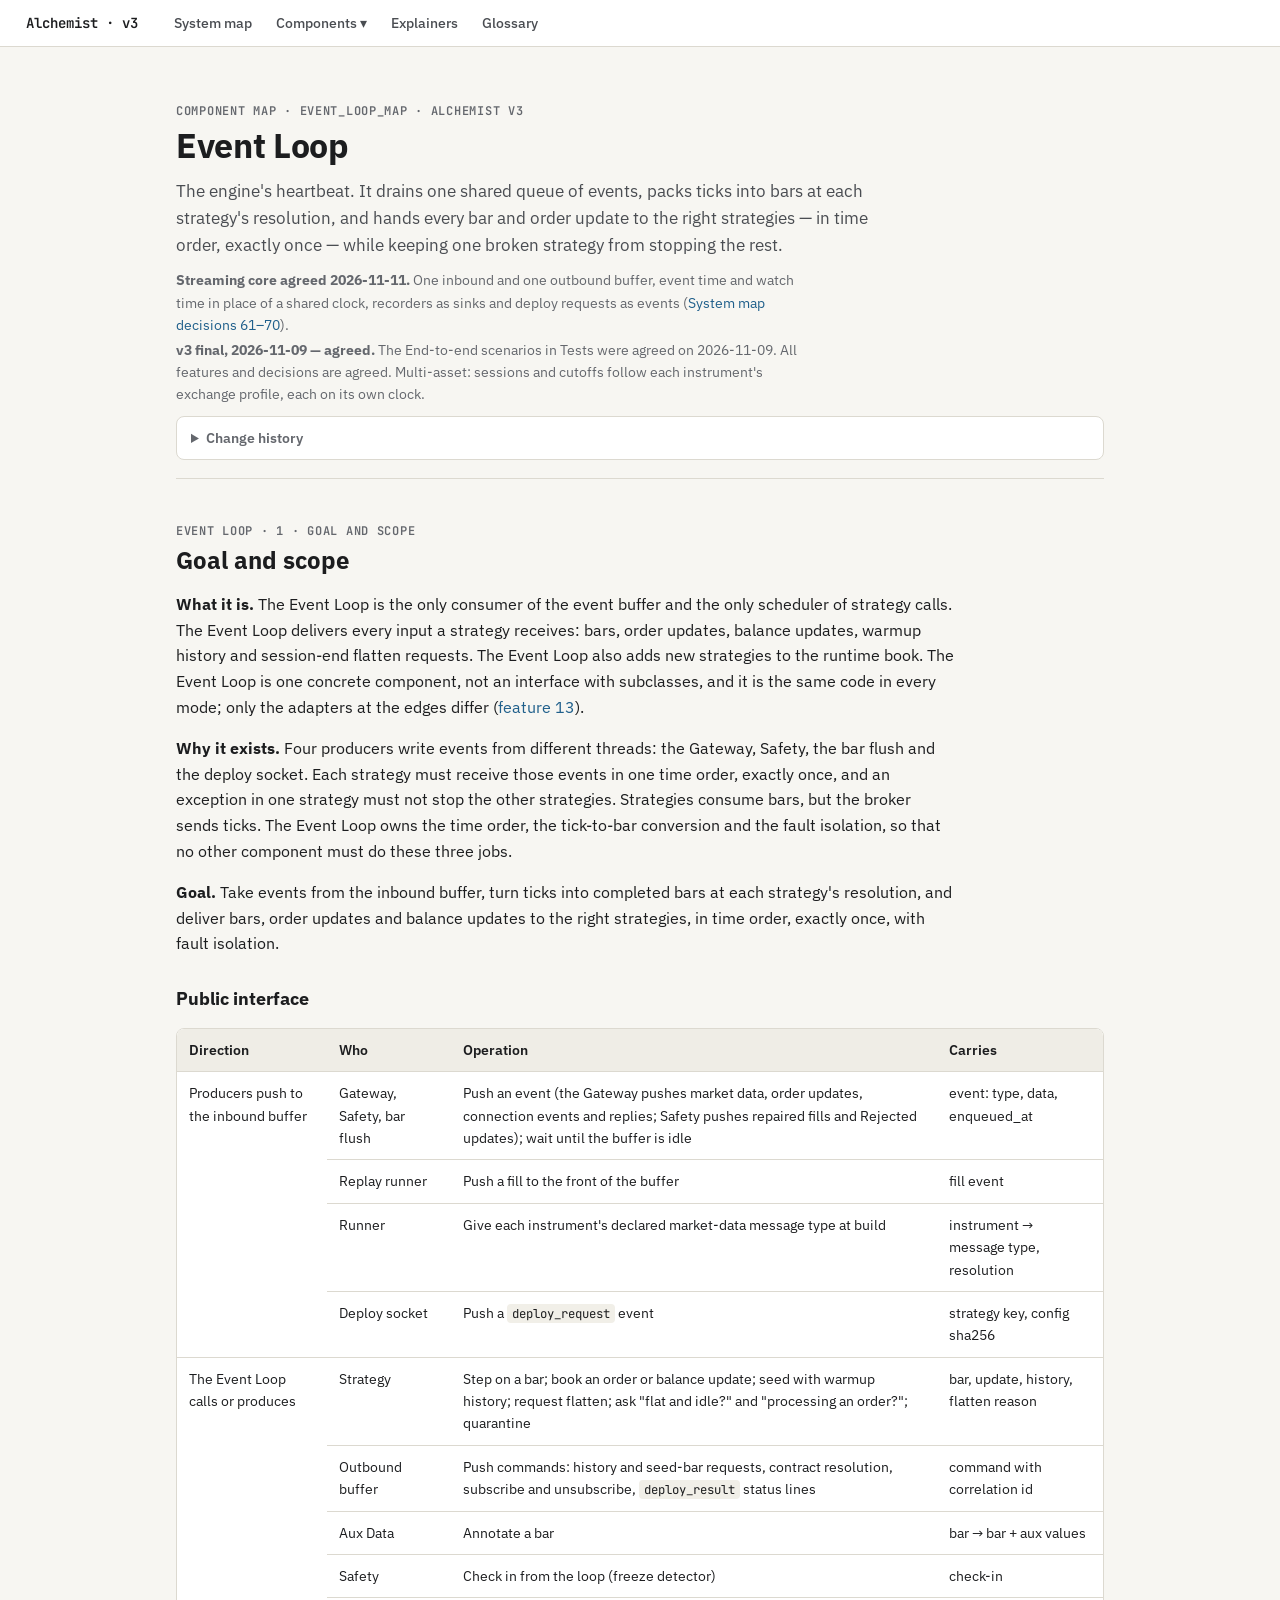
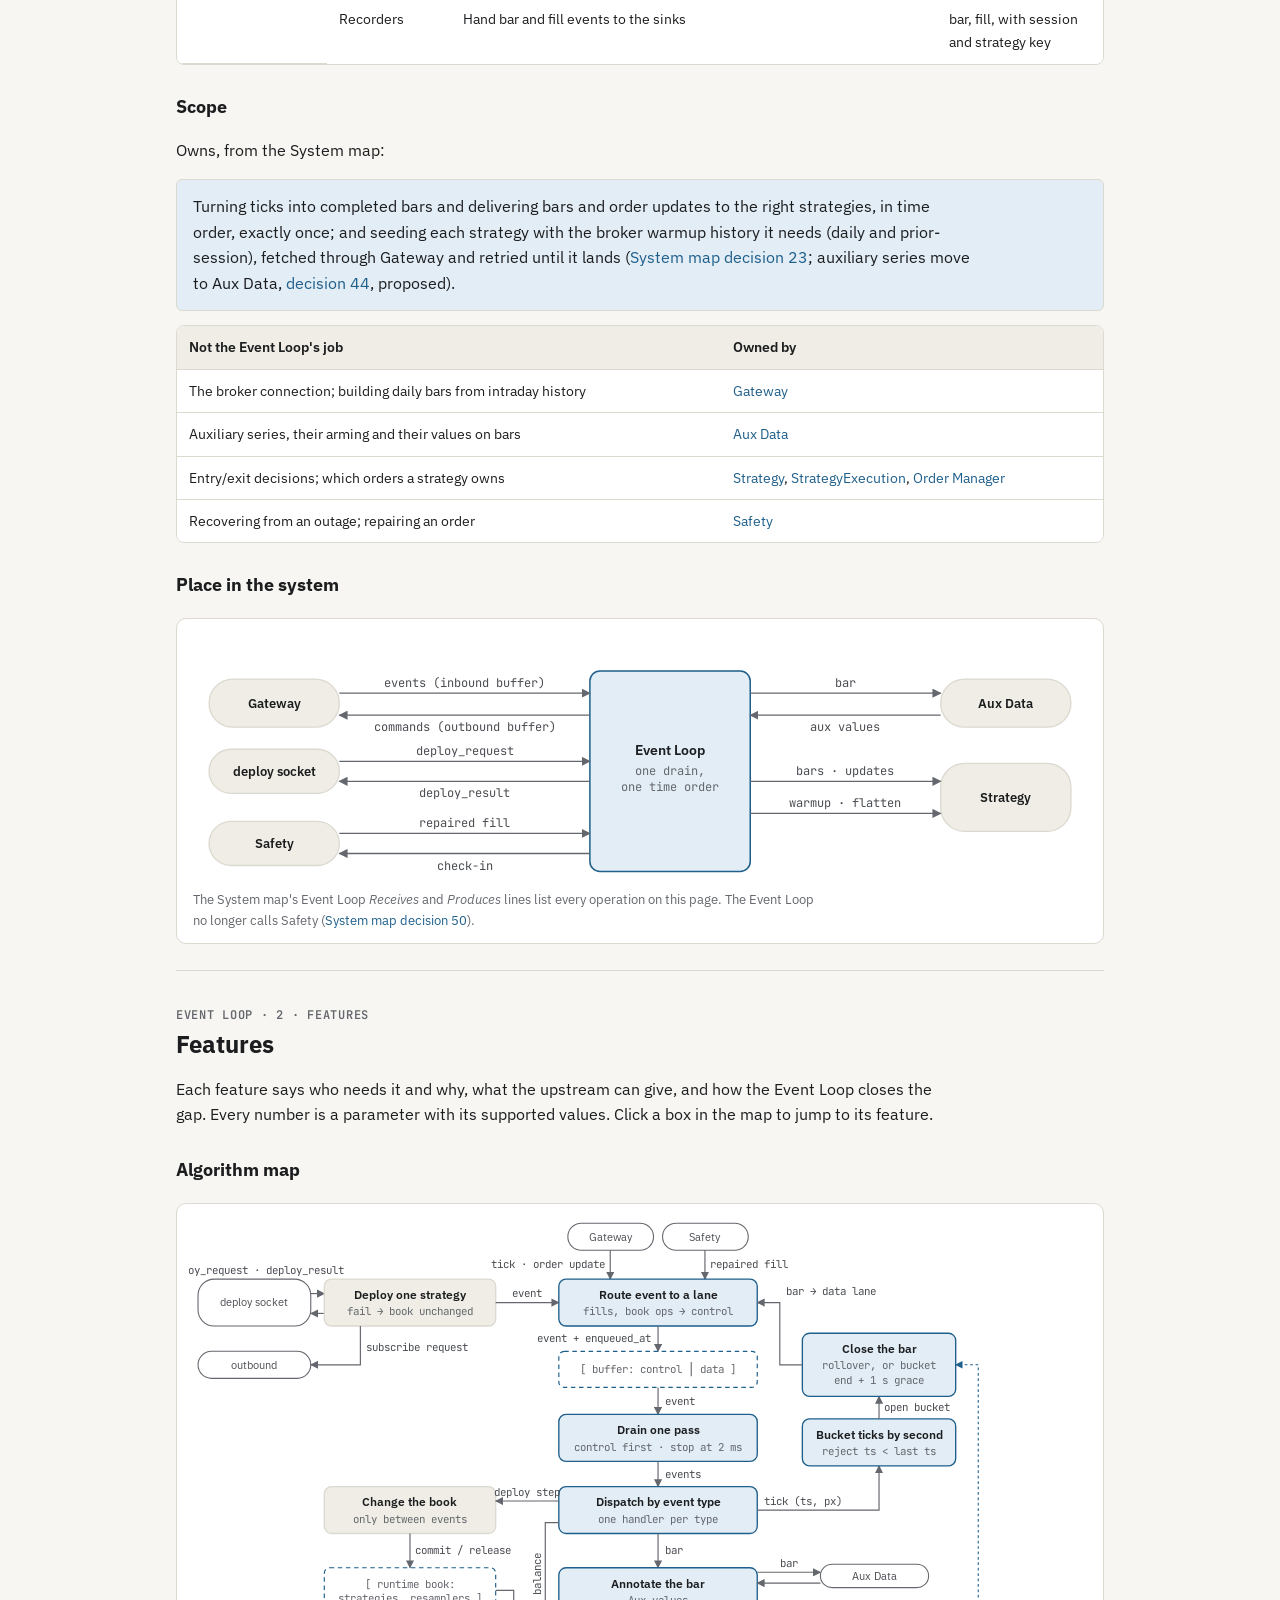
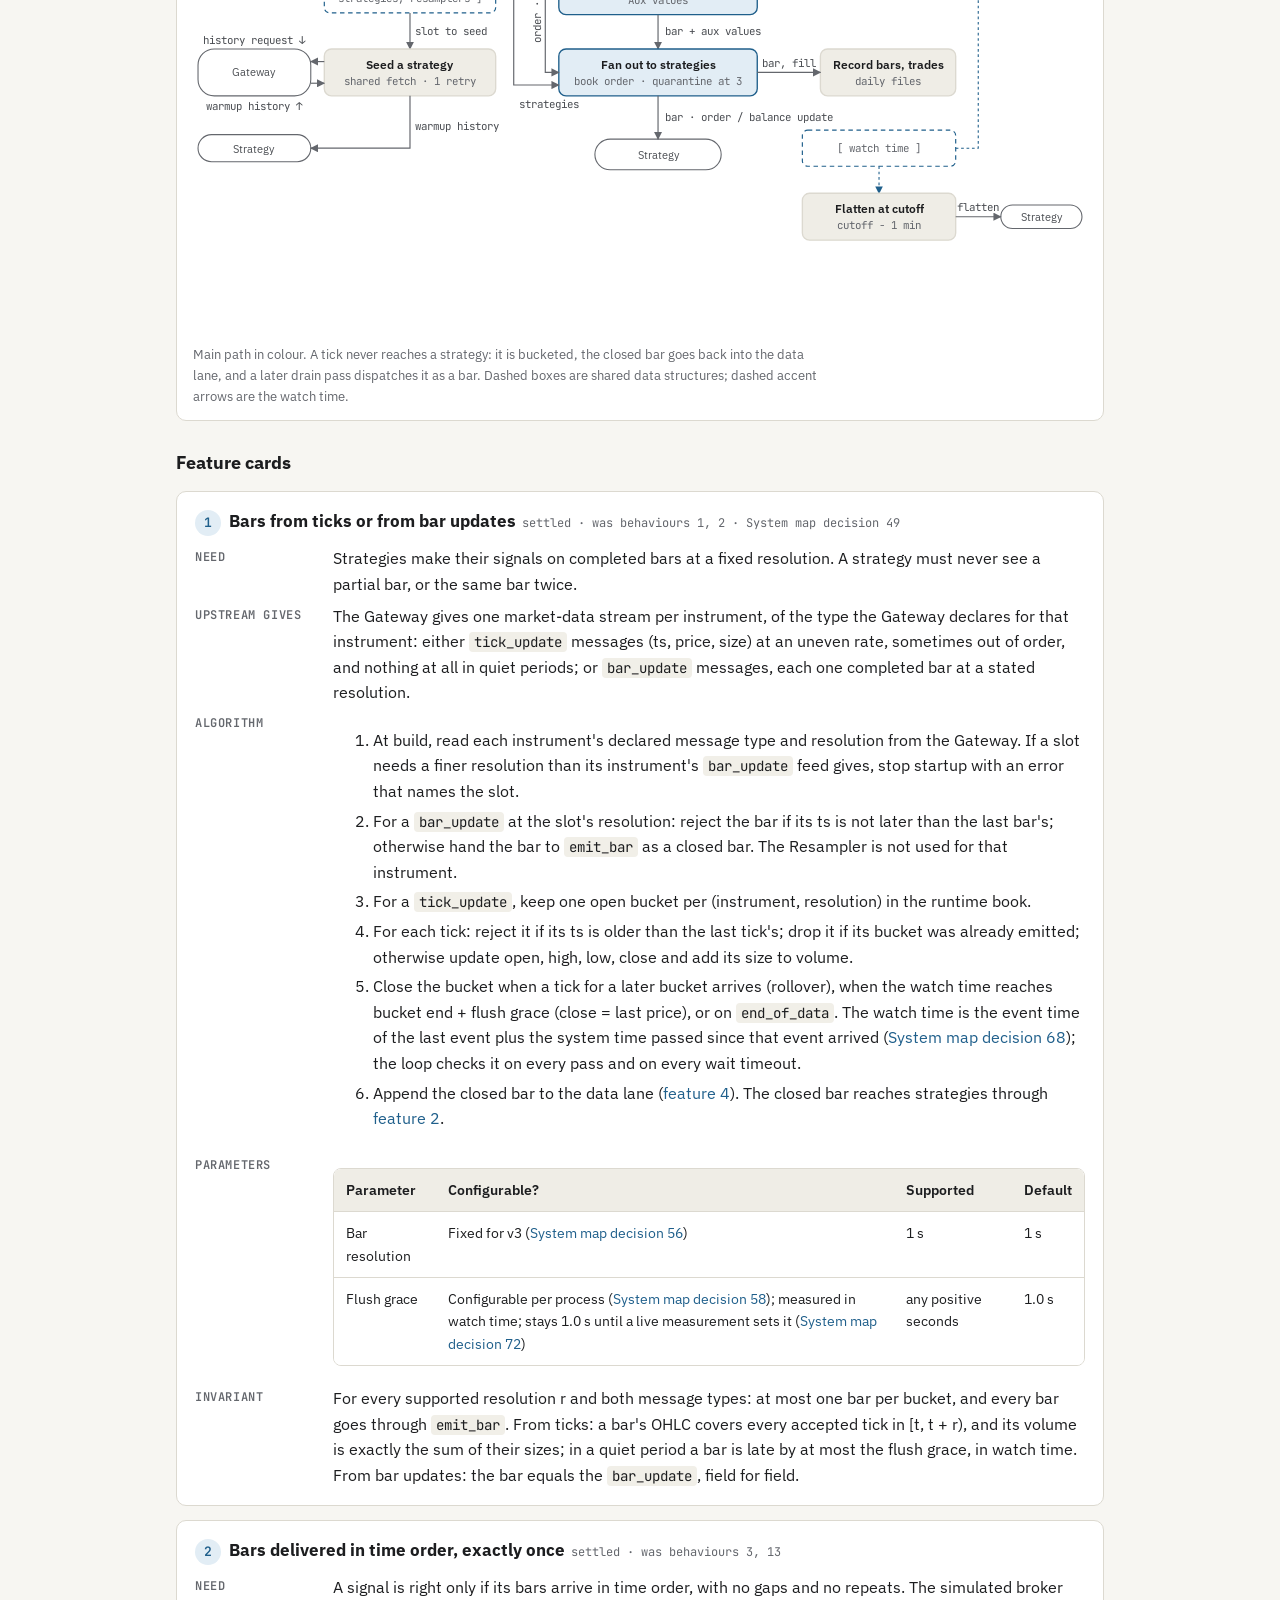
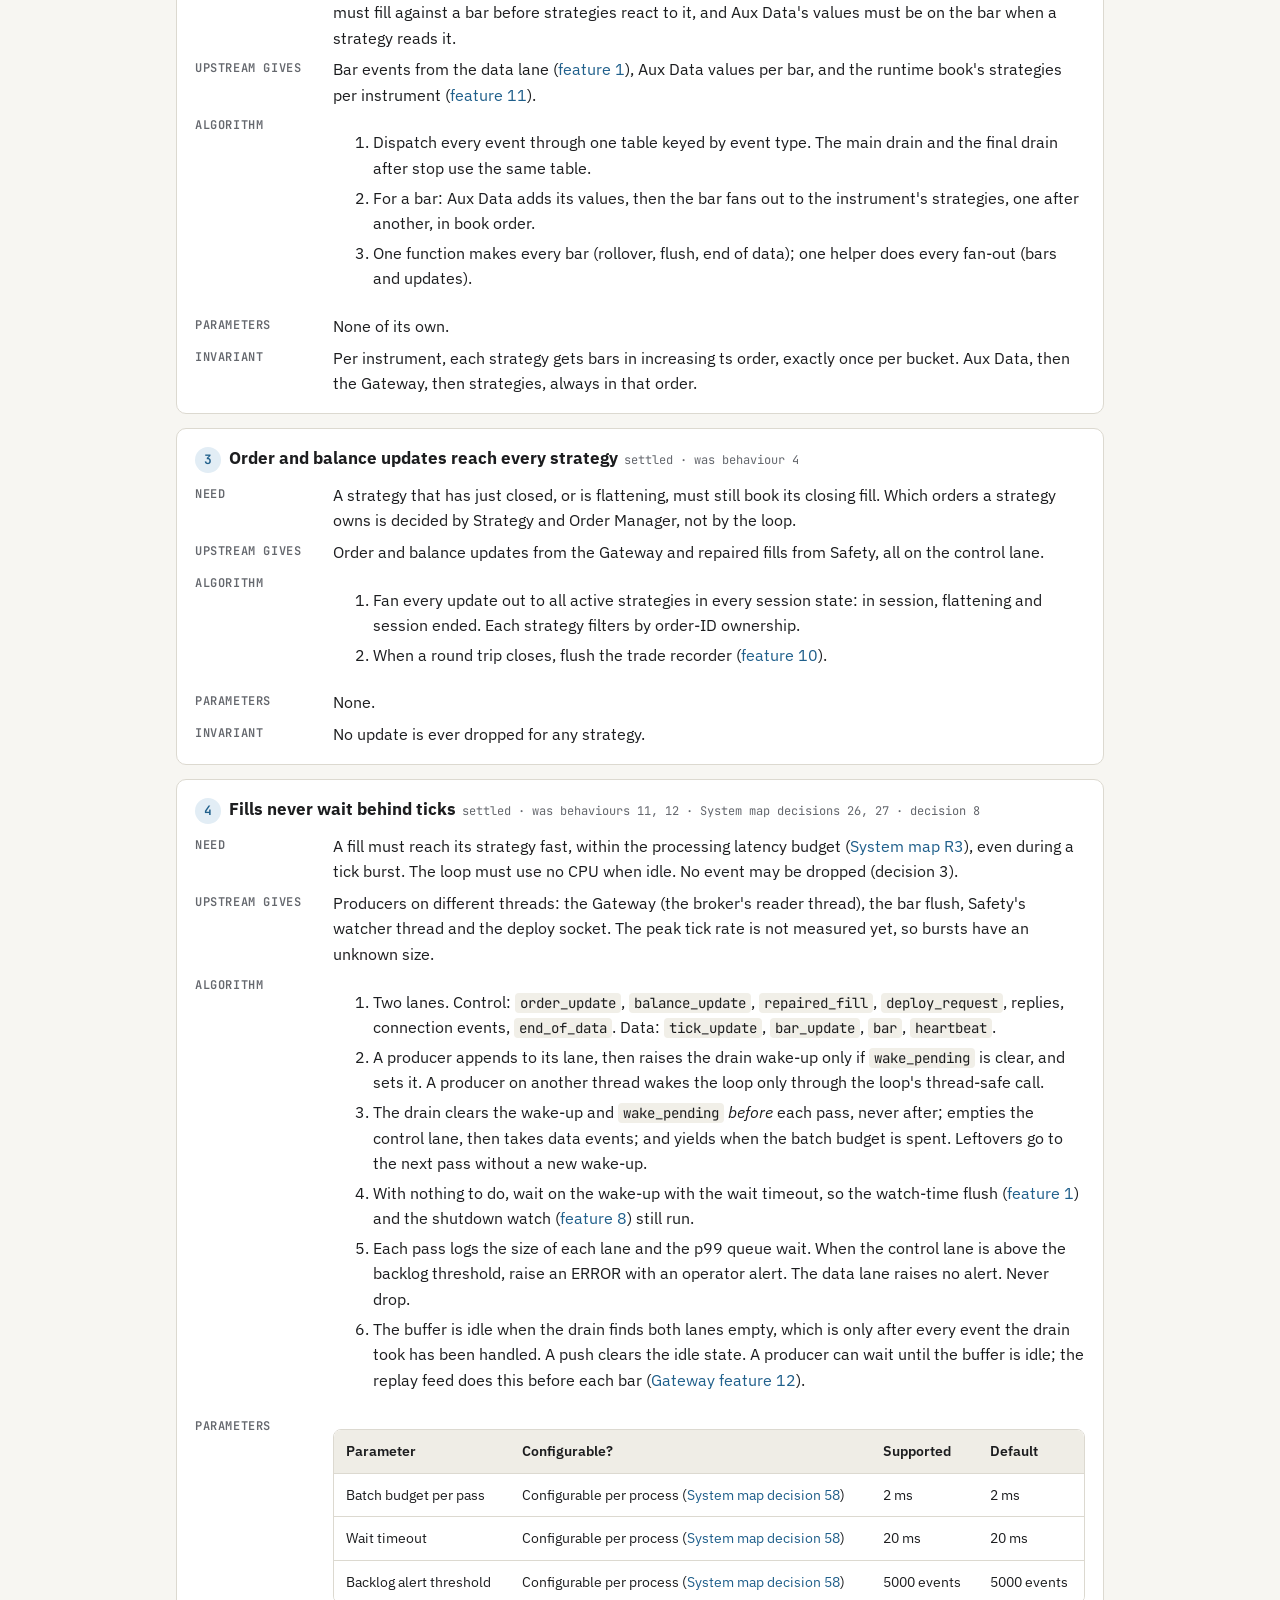
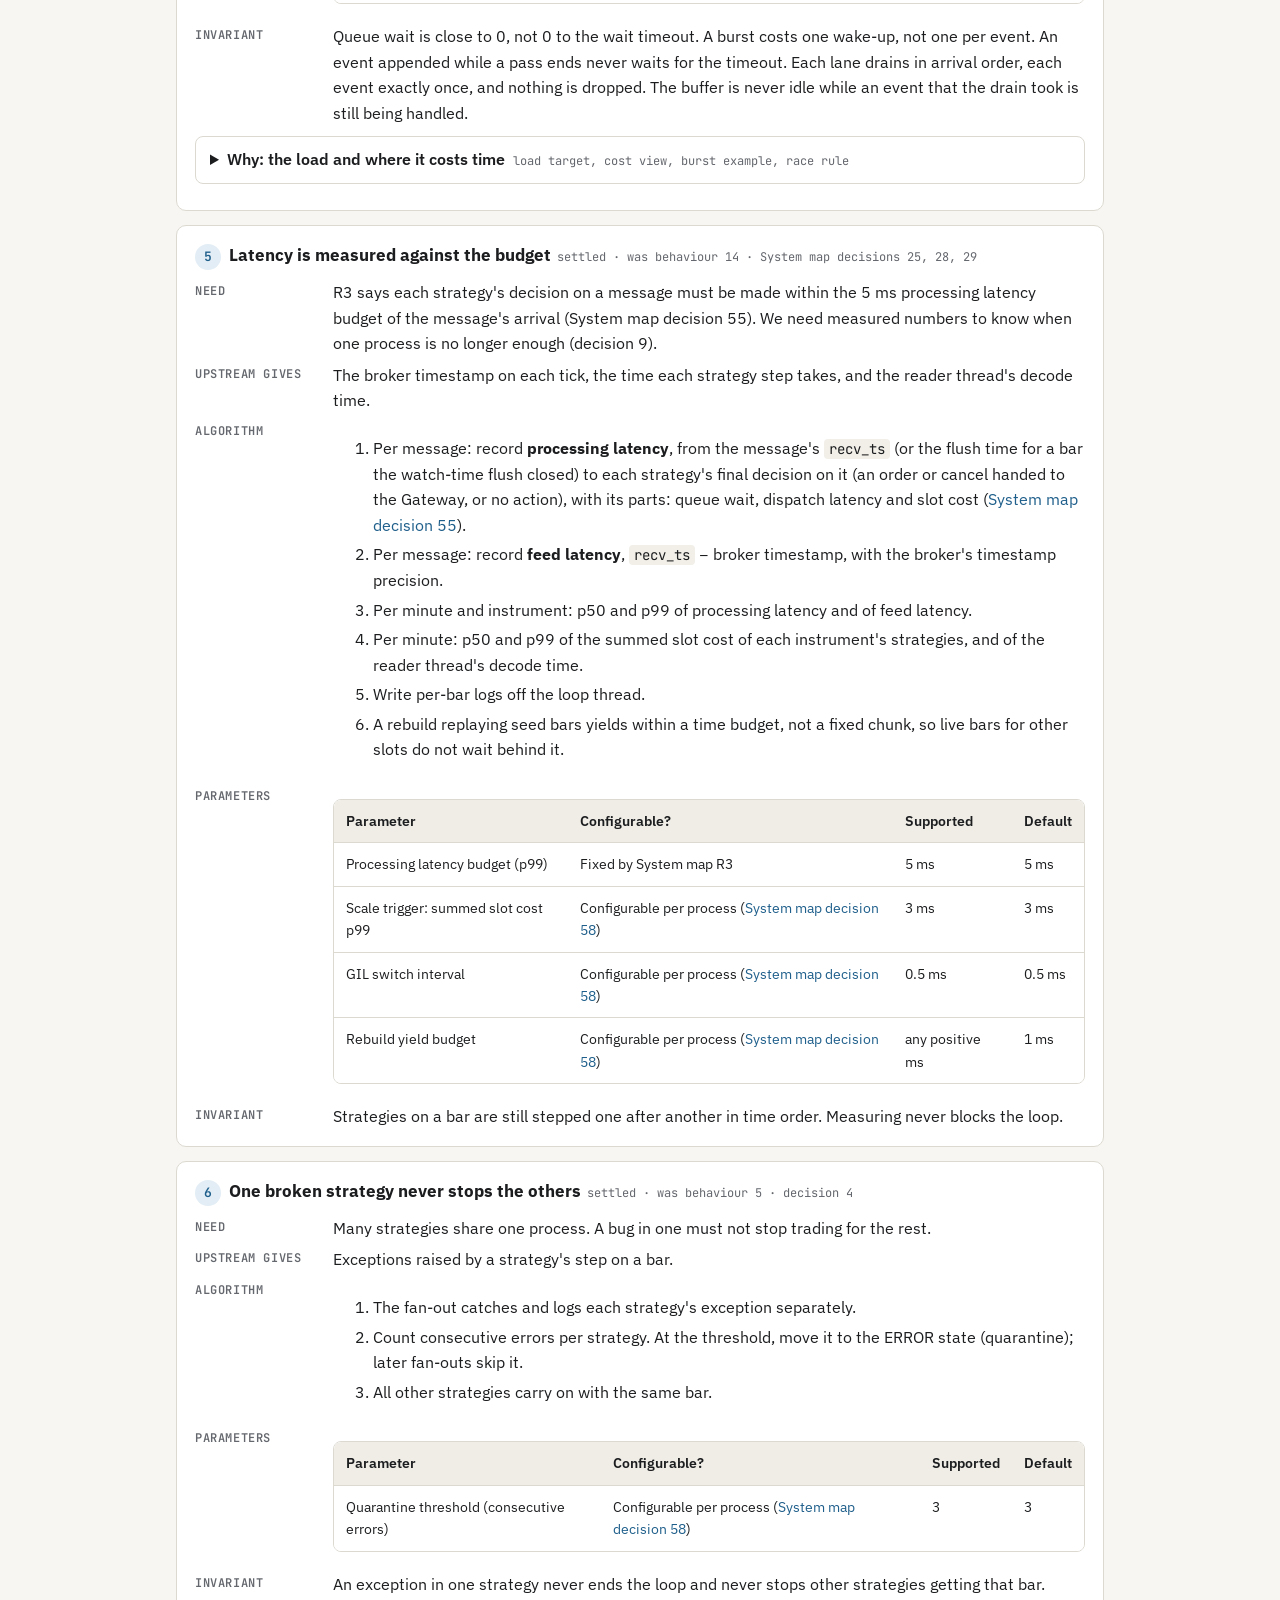
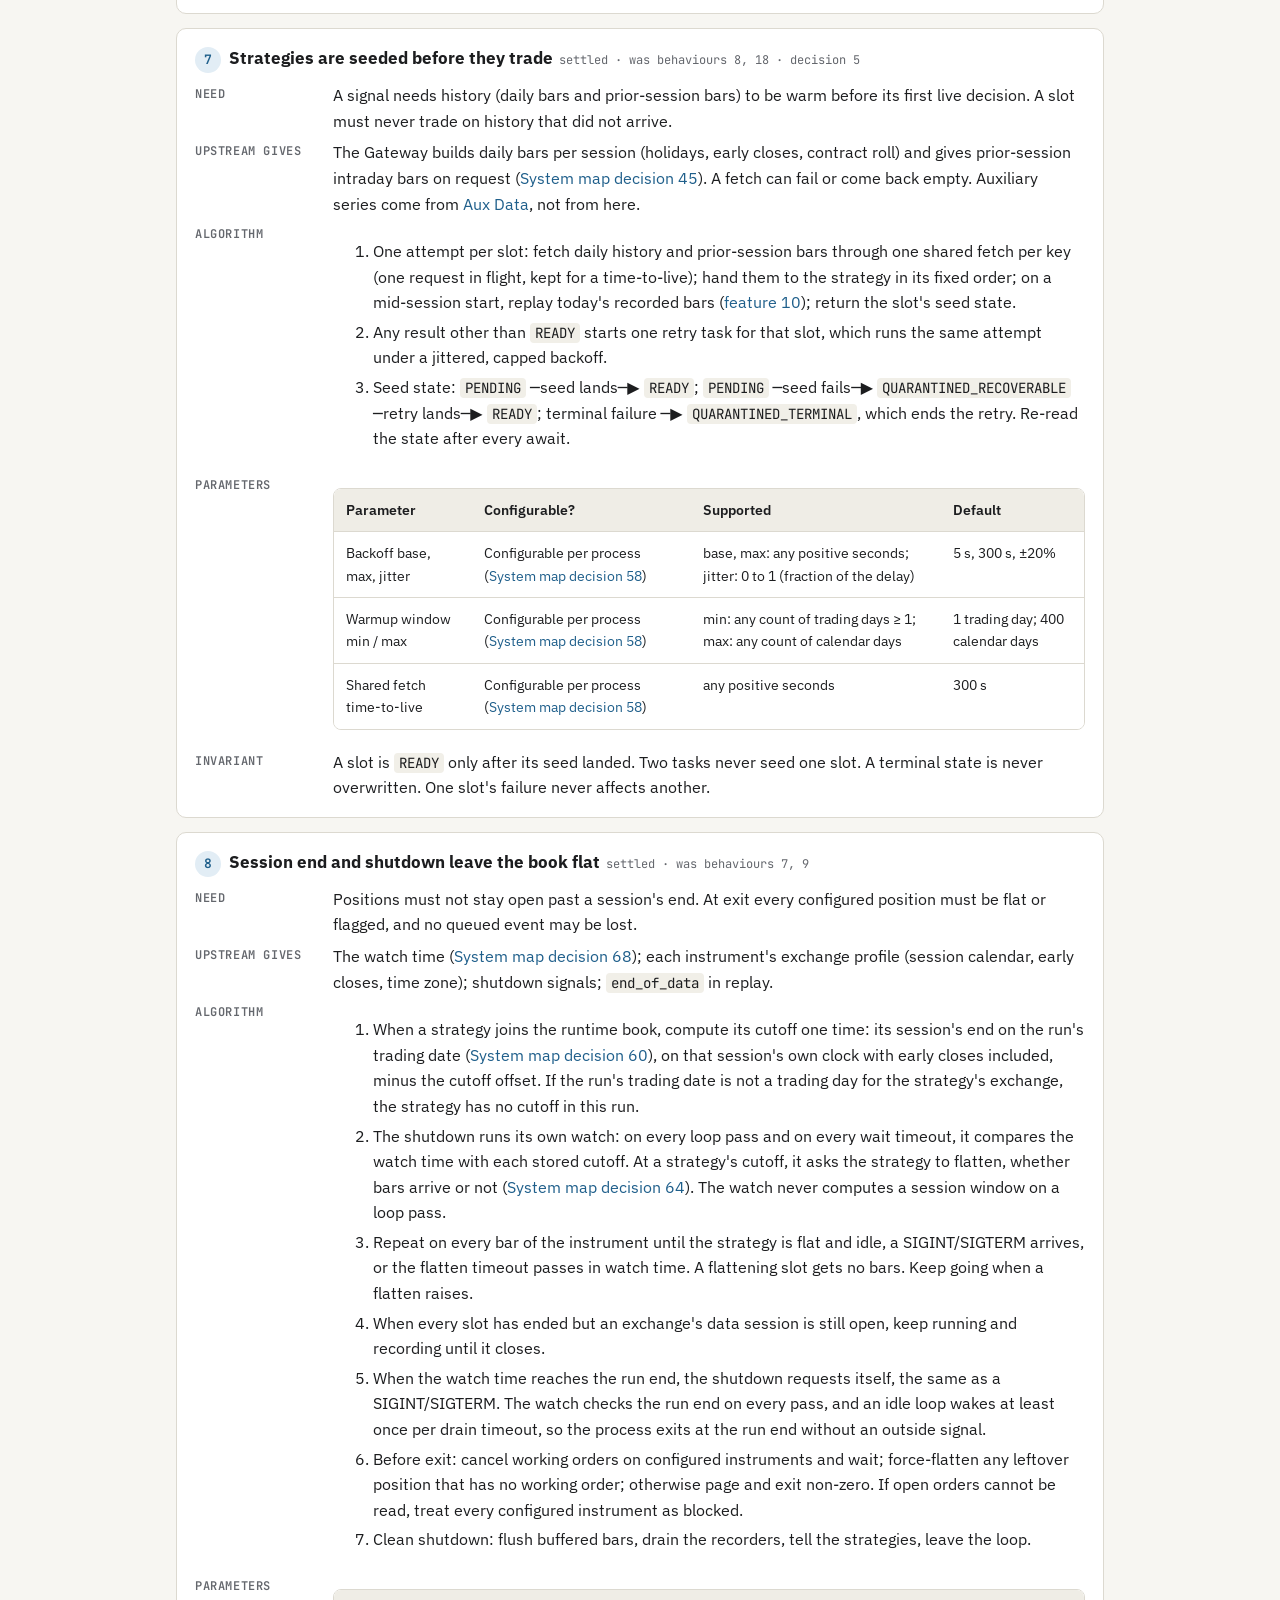
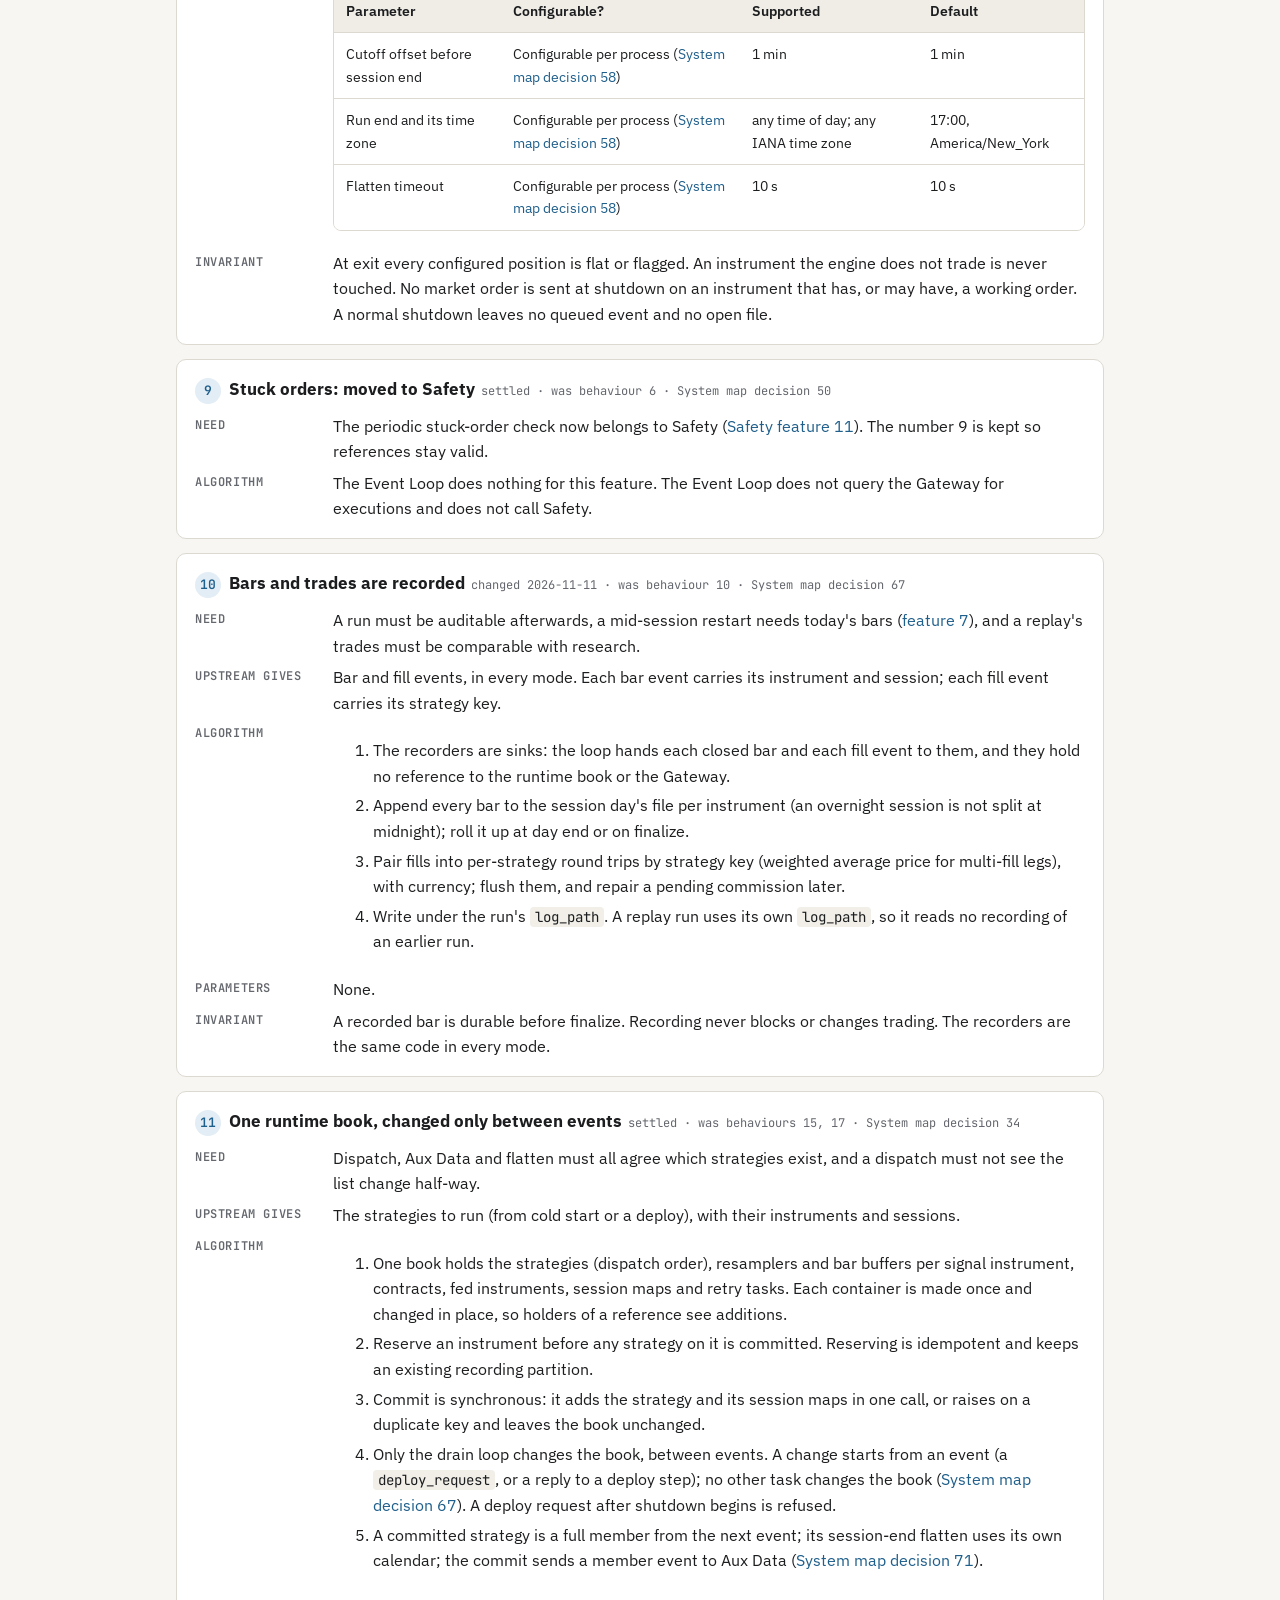
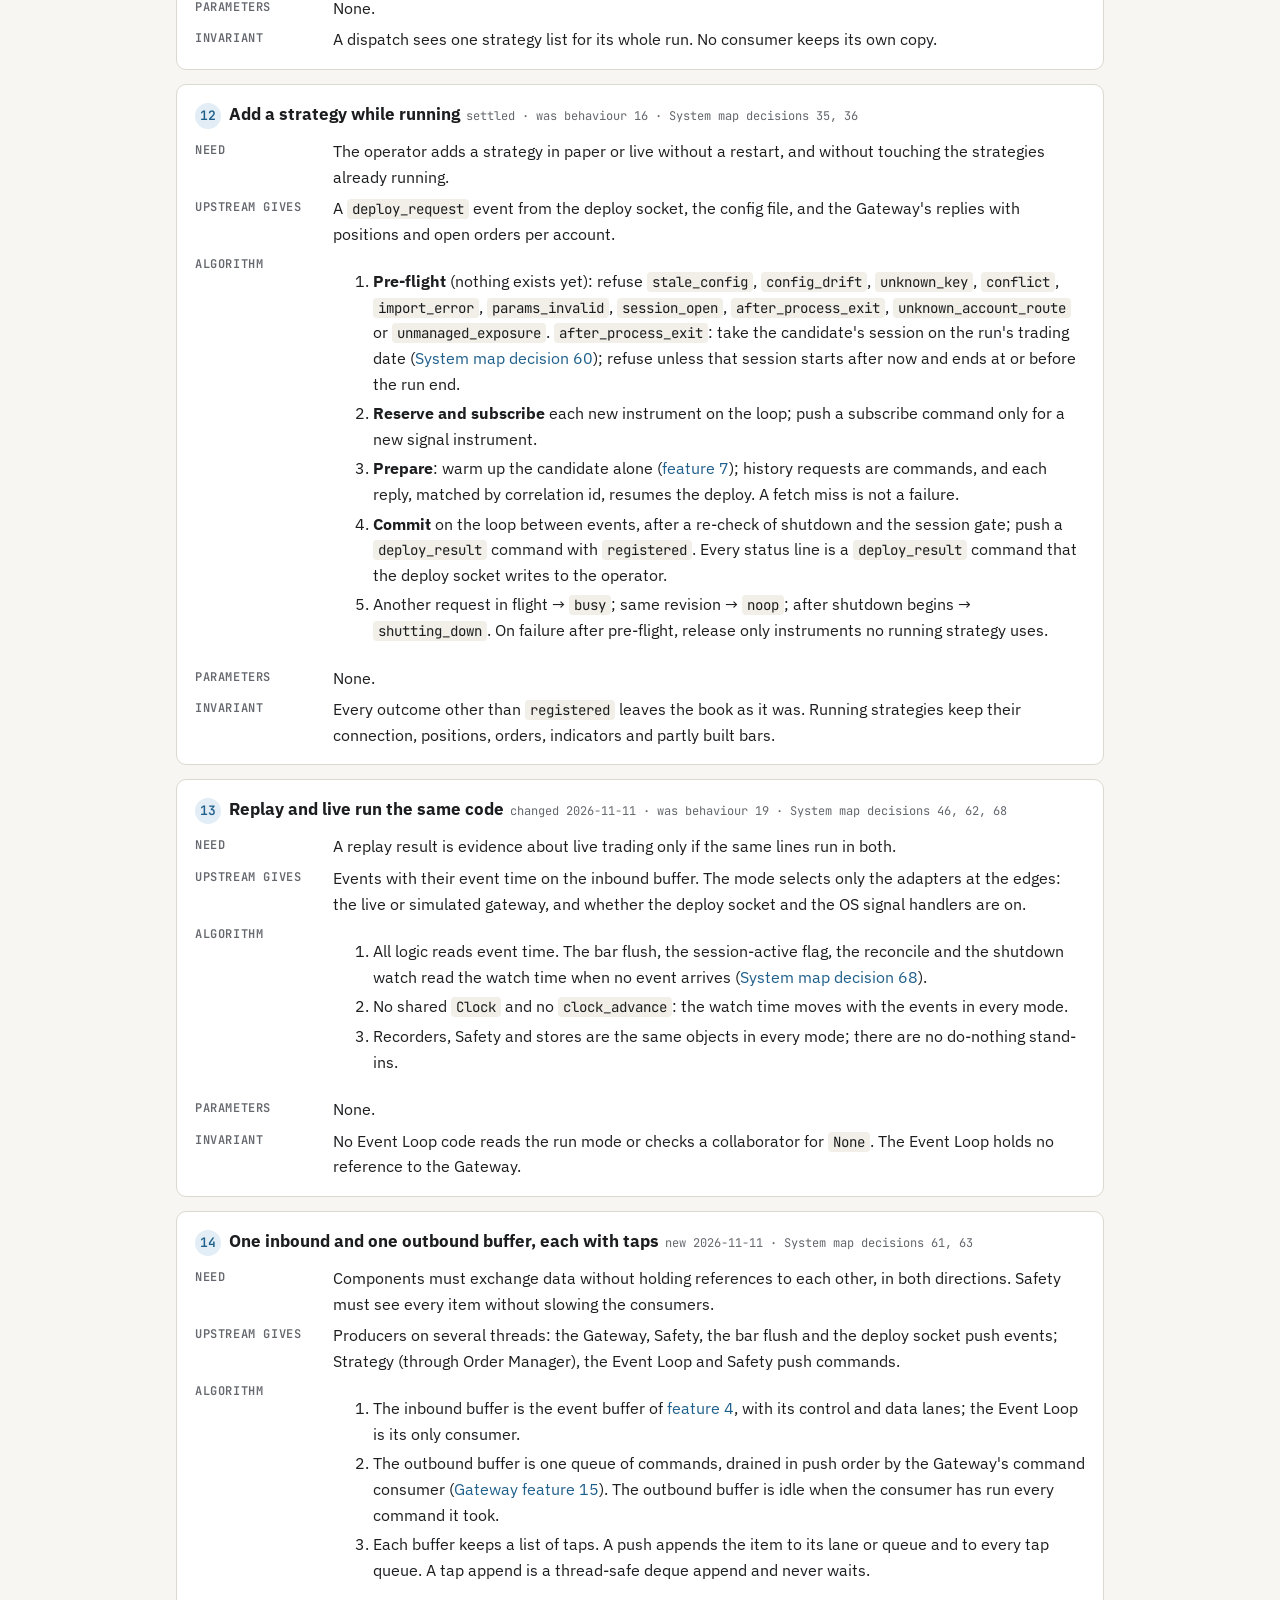
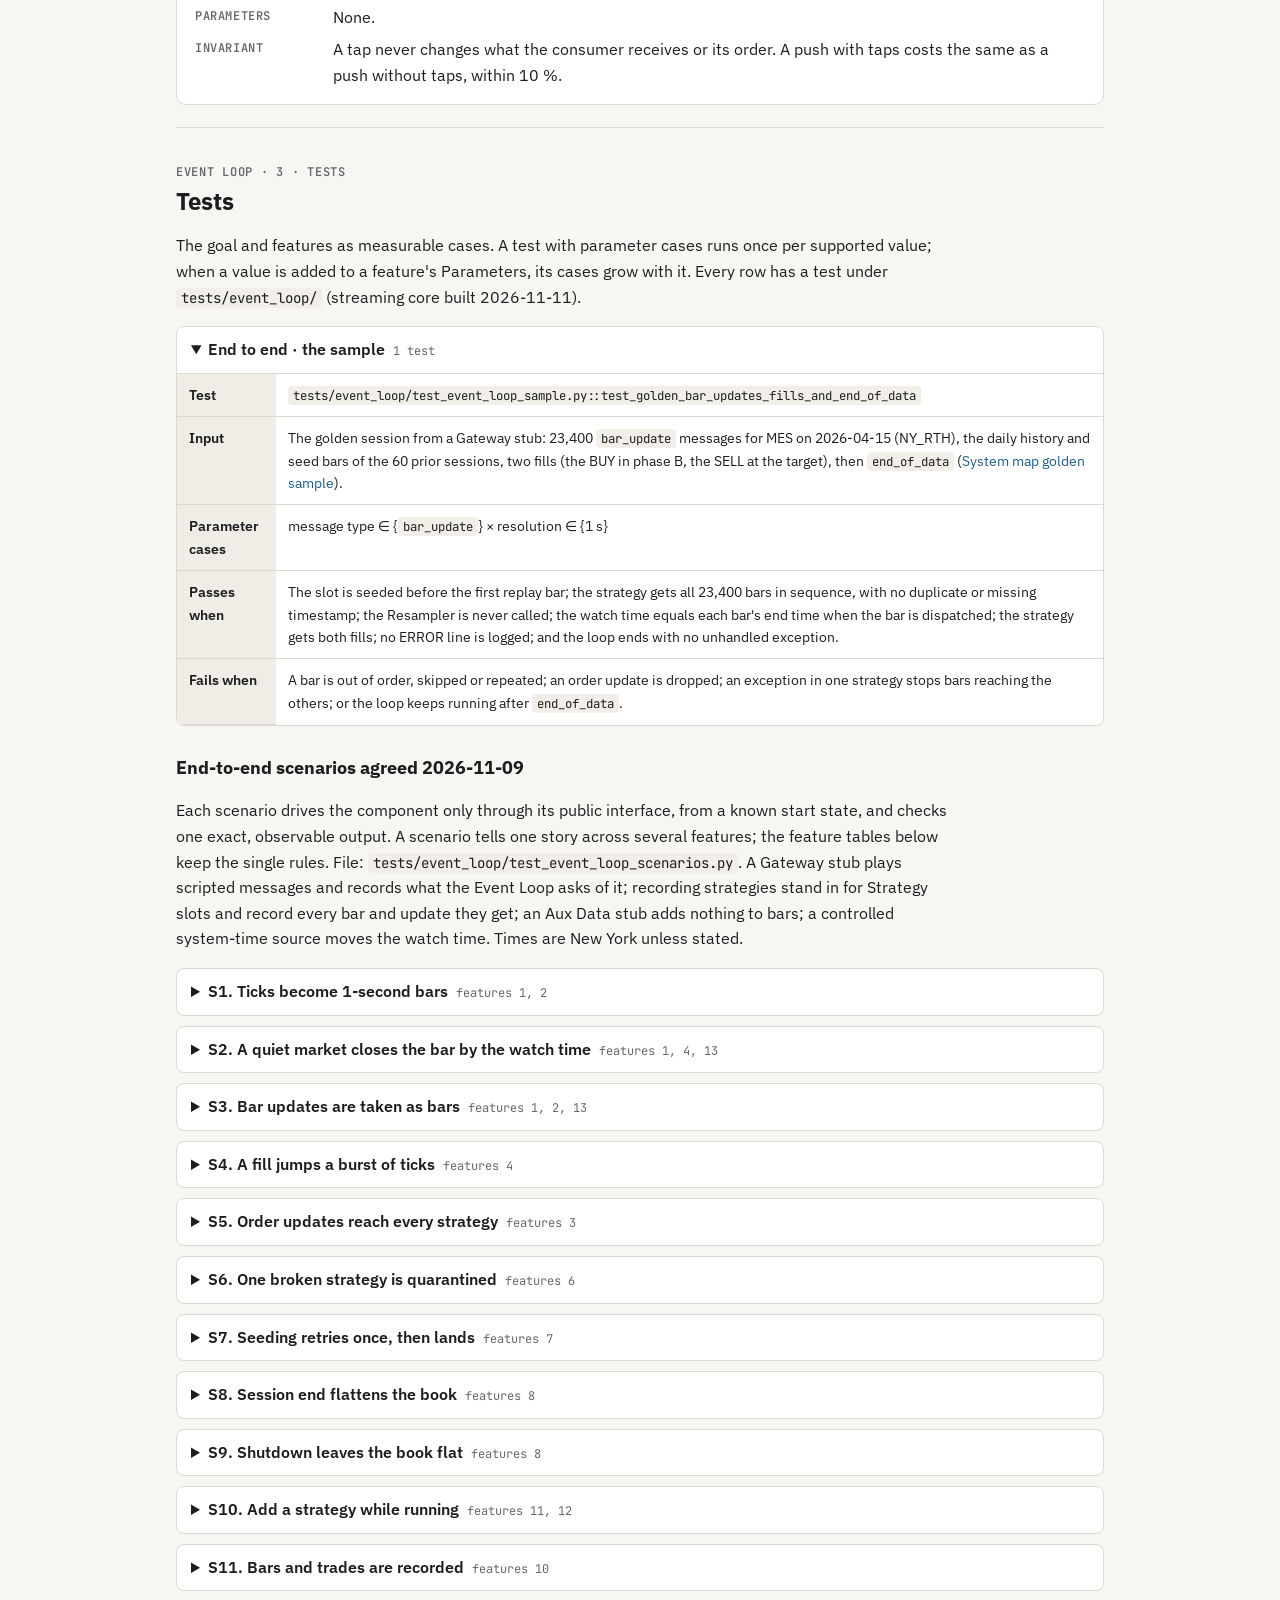
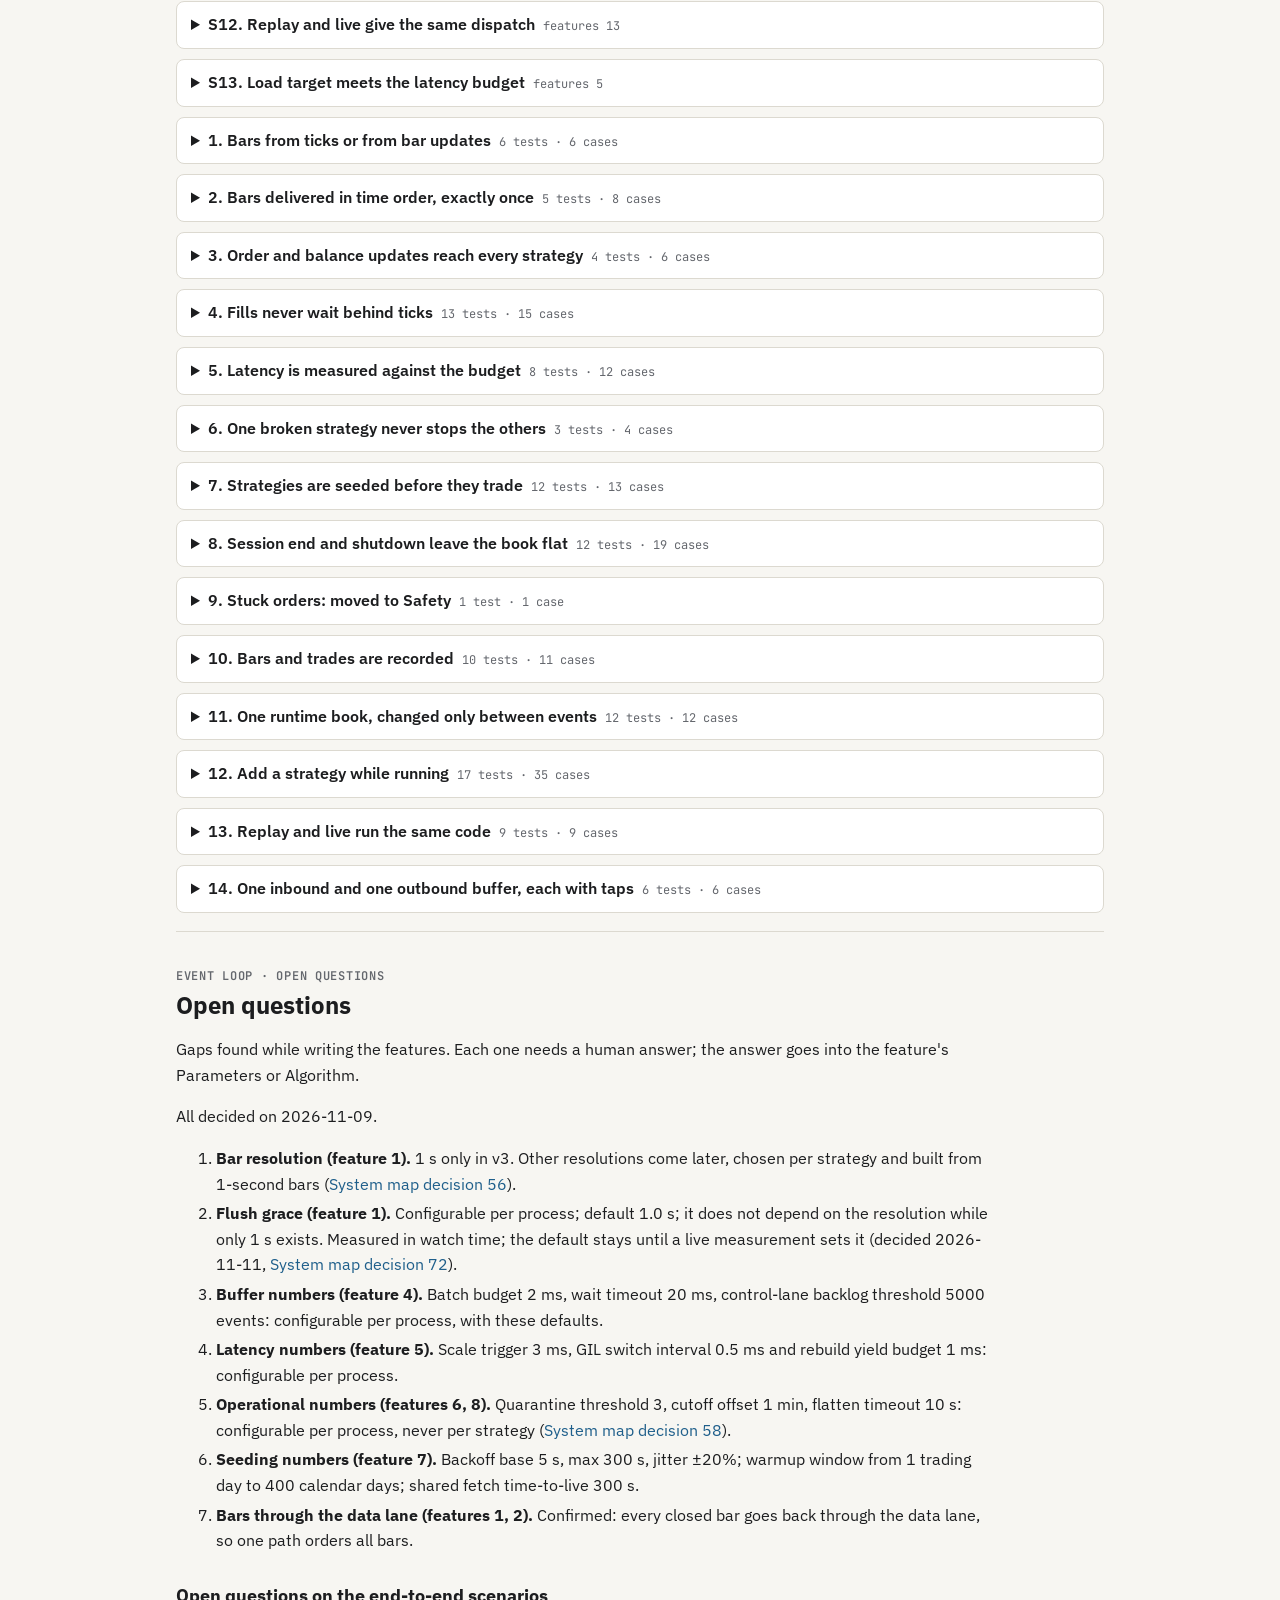
<file: system_design/v3/event_loop_map.html>
<!doctype html>
<html lang="en">
<head>
<meta charset="utf-8">
<meta name="viewport" content="width=device-width, initial-scale=1">
<title>Alchemist Event Loop map</title>
<link rel="preconnect" href="https://fonts.googleapis.com">
<link rel="preconnect" href="https://fonts.gstatic.com" crossorigin>
<link href="https://fonts.googleapis.com/css2?family=IBM+Plex+Sans:wght@400;500;600&family=JetBrains+Mono:wght@400;600&display=swap" rel="stylesheet">
<link rel="stylesheet" href="docs.css?v=6">
</head>
<body>
<nav class="topnav">
  <a class="brand" href="index.html">Alchemist · v3</a>
  <a href="system_map.html">System map</a>
  <div class="dropdown">
    <button type="button">Components ▾</button>
    <div class="menu">
      <a href="gateway_map.html">Gateway</a>
      <a href="event_loop_map.html" class="active">Event Loop</a>
      <a href="aux_data_map.html">Aux Data</a>
      <a href="strategy_map.html">Strategy</a>
      <a href="strategy_signal_map.html">StrategySignal</a>
      <a href="strategy_execution_map.html">StrategyExecution</a>
      <a href="order_manager_map.html">Order Manager</a>
      <a href="safety_map.html">Safety</a>
    </div>
  </div>
  <a href="explainers/index.html">Explainers</a>
  <a href="glossary.html">Glossary</a>
</nav>
<div class="wrap">
<header>
<div class="eyebrow">Component map · EVENT_LOOP_MAP · Alchemist v3</div>
<h1>Event Loop</h1>
<div class="lede"><p>The engine's heartbeat. It drains one shared queue of events, packs ticks into bars at each strategy's resolution, and hands every bar and order update to the right strategies — in time order, exactly once — while keeping one broken strategy from stopping the rest.</p></div>
<div class="meta"><p><strong>Streaming core agreed 2026-11-11.</strong> One inbound and one outbound buffer, event time and watch time in place of a shared clock, recorders as sinks and deploy requests as events (<a href="system_map.html#streaming-core">System map decisions 61–70</a>).</p>
<p><strong>v3 final, 2026-11-09 — agreed.</strong> The End-to-end scenarios in Tests were agreed on 2026-11-09. All features and decisions are agreed. Multi-asset: sessions and cutoffs follow each instrument's exchange profile, each on its own clock.</p>
<details><summary>Change history</summary><ul>
<li><strong>2026-11-11</strong> — Compiled with /component-design: every existing Event Loop test now has a row under the feature it protects; a test table for <a href="#f14">feature 14</a> is added; <code>run_event_loop()</code> is marked Planned in the skeleton (the code today is <code>EventLoop.run()</code>).</li>
<li><strong>2026-11-11</strong> — <a href="#f2">Feature 2</a> step 2: the stale "then the Gateway sees the bar" is removed, as <a href="gateway_map.html#d8">Gateway decision 8</a> agreed. <a href="#f11">Feature 11</a> step 5: the commit sends a member event to Aux Data (System map decision 71). Flush grace stays 1.0 s until measured in watch time (System map decision 72).</li>
<li><strong>2026-11-11</strong> — Streaming core agreed: features 1, 4, 8, 10–13 changed (watch-time flush and shutdown watch, recorders as sinks in every mode, deploy requests as events, <code>run_op</code> and the shared <code>Clock</code> removed); new feature 14, the two buffers and their taps; tests and skeleton updated.</li>
<li><strong>2026-11-11</strong> — One run covers one trading day (<a href="system_map.html#d60">System map decision 60</a>). <a href="#f8">Feature 8</a>: each strategy's cutoff is computed one time for the run's trading date; new parameter run end; at the run end the process requests shutdown by itself. <a href="#f12">Feature 12</a>: <code>after_process_exit</code> checks only the session on the run's trading date.</li>
<li><strong>2026-11-10</strong> — The Event Loop no longer shows each bar to the Gateway (<a href="gateway_map.html#d8">Gateway decision 8</a>). <a href="#f4">Feature 4</a>: the event buffer signals when it is idle; the replay feed waits for that signal before it sends the next bar, so replay no longer preloads the whole day.</li>
<li><strong>2026-11-09</strong> — End-to-end scenarios agreed.</li>
<li><strong>2026-11-09</strong> — Load scenario tick rate decided: 500 ticks per second per stream.</li>
<li><strong>2026-11-09</strong> — New section End-to-end scenarios in Tests (13 scenarios, proposed, not agreed).</li>
<li><strong>2026-11-09</strong> — v3 finalized: the human accepted every proposed feature and decision.</li>
<li><strong>2026-11-09</strong> — Open questions decided: every number configurable per process with stated defaults (rebuild yield 1 ms; backoff 5 s / 300 s / ±20%; warmup window 1 trading day to 400 calendar days; fetch TTL 300 s); resolution fixed at 1 s for v3; latency is two measures: feed latency and processing latency, budget on processing (System map decision 55); every closed bar through the data lane confirmed.</li>
<li><strong>2026-11-09</strong> — Review fixes: feature 1 takes <code>bar_update</code> messages as completed bars and refuses a slot finer than its feed (System map decision 49); feature 4 alerts on the control lane only; feature 8 repeats the flatten per bar; feature 9 moves to Safety (System map decision 50); feature 13: <code>emit_bar</code> moves the <code>ReplayClock</code>; the sample is the new golden run; open question 7 closed.</li>
<li><strong>2026-11-09</strong> — Page reordered: Goal and scope (with public interface and place in the system) → 13 features (Need / Upstream gives / Algorithm / Parameters / Invariant), replacing behaviours 1–19 → quantified tests with parameter cases → open questions → reference. Algorithm map added; every closed bar goes back through the data lane. Bar resolution is now a parameter (supported: 1 s).</li>
<li><strong>2026-11-08</strong> — New section Load and event buffer (now in <a href="#f4">feature 4</a>): the load target (3 tick-by-tick streams, 10–15 strategies), the two problems (ingest and fan-out), and the drain wake-up rule. Behaviour 11 now sends one wake-up per burst (the <code>wake_pending</code> flag, cleared before the drain), drains a control lane before a data lane, and yields after a batch budget. Behaviour 14 logs the reader thread's decode time and the summed slot cost per instrument. New decisions 8 (buffer and wake-up), 9 (load target and when to scale) and 10 (GIL switch interval). <code>EventBuffer</code> added to the skeleton; 5 new tests.</li>
<li><strong>2026-11-07</strong> — Auxiliary sources and arming move to the proposed <a href="aux_data_map.html">Aux Data</a> component (<a href="system_map.html#d44">System map decision 44</a>). Behaviour 8 no longer builds daily bars: the Gateway does (<a href="system_map.html#d45">decision 45</a>). Behaviour 13 gains a dispatch table, <code>fan_out()</code> and <code>emit_bar()</code>. New behaviour 18 (one seed attempt, one retry) and 19 (no mode branches, <a href="system_map.html#d46">decision 46</a>).</li>
</ul></details></div>
</header>

<section id="goal-and-scope">
<div class="eyebrow">Event Loop · 1 · Goal and scope</div>
<h2>Goal and scope</h2>
<p><strong>What it is.</strong> The Event Loop is the only consumer of the event buffer and the only scheduler of strategy calls. The Event Loop delivers every input a strategy receives: bars, order updates, balance updates, warmup history and session-end flatten requests. The Event Loop also adds new strategies to the runtime book. The Event Loop is one concrete component, not an interface with subclasses, and it is the same code in every mode; only the adapters at the edges differ (<a href="#f13">feature 13</a>).</p>
<p><strong>Why it exists.</strong> Four producers write events from different threads: the Gateway, Safety, the bar flush and the deploy socket. Each strategy must receive those events in one time order, exactly once, and an exception in one strategy must not stop the other strategies. Strategies consume bars, but the broker sends ticks. The Event Loop owns the time order, the tick-to-bar conversion and the fault isolation, so that no other component must do these three jobs.</p>
<p><strong>Goal.</strong> Take events from the inbound buffer, turn ticks into completed bars at each strategy's resolution, and deliver bars, order updates and balance updates to the right strategies, in time order, exactly once, with fault isolation.</p>

<h3>Public interface</h3>
<div class="table-wrap"><table>
<thead><tr><th>Direction</th><th>Who</th><th>Operation</th><th>Carries</th></tr></thead>
<tbody>
<tr><td rowspan="4">Producers push to the inbound buffer</td><td>Gateway, Safety, bar flush</td><td>Push an event (the Gateway pushes market data, order updates, connection events and replies; Safety pushes repaired fills and Rejected updates); wait until the buffer is idle</td><td>event: type, data, enqueued_at</td></tr>
<tr><td>Replay runner</td><td>Push a fill to the front of the buffer</td><td>fill event</td></tr>
<tr><td>Runner</td><td>Give each instrument's declared market-data message type at build</td><td>instrument → message type, resolution</td></tr>
<tr><td>Deploy socket</td><td>Push a <code>deploy_request</code> event</td><td>strategy key, config sha256</td></tr>
<tr><td rowspan="5">The Event Loop calls or produces</td><td>Strategy</td><td>Step on a bar; book an order or balance update; seed with warmup history; request flatten; ask "flat and idle?" and "processing an order?"; quarantine</td><td>bar, update, history, flatten reason</td></tr>
<tr><td>Outbound buffer</td><td>Push commands: history and seed-bar requests, contract resolution, subscribe and unsubscribe, <code>deploy_result</code> status lines</td><td>command with correlation id</td></tr>
<tr><td>Aux Data</td><td>Annotate a bar</td><td>bar → bar + aux values</td></tr>
<tr><td>Safety</td><td>Check in from the loop (freeze detector)</td><td>check-in</td></tr>
<tr><td>Recorders</td><td>Hand bar and fill events to the sinks</td><td>bar, fill, with session and strategy key</td></tr>
</tbody></table></div>

<h3>Scope</h3>
<p>Owns, from the System map:</p>
<blockquote><p>Turning ticks into completed bars and delivering bars and order updates to the right strategies, in time order, exactly once; and seeding each strategy with the broker warmup history it needs (daily and prior-session), fetched through Gateway and retried until it lands (<a href="system_map.html#d23">System map decision 23</a>; auxiliary series move to Aux Data, <a href="system_map.html#d44">decision 44</a>, proposed).</p></blockquote>
<div class="table-wrap"><table>
<thead><tr><th>Not the Event Loop's job</th><th>Owned by</th></tr></thead>
<tbody>
<tr><td>The broker connection; building daily bars from intraday history</td><td><a href="gateway_map.html">Gateway</a></td></tr>
<tr><td>Auxiliary series, their arming and their values on bars</td><td><a href="aux_data_map.html">Aux Data</a></td></tr>
<tr><td>Entry/exit decisions; which orders a strategy owns</td><td><a href="strategy_map.html">Strategy</a>, <a href="strategy_execution_map.html">StrategyExecution</a>, <a href="order_manager_map.html">Order Manager</a></td></tr>
<tr><td>Recovering from an outage; repairing an order</td><td><a href="safety_map.html">Safety</a></td></tr>
</tbody></table></div>

<h3>Place in the system</h3>
<div class="diagram">
<svg viewBox="0 0 900 250" role="img" aria-label="The Event Loop between Gateway, operator and Safety on the left, and Aux Data and Strategy on the right, with what moves each way." xmlns="http://www.w3.org/2000/svg">
  <style>
    .ps-core { fill: var(--accent-soft); stroke: var(--accent); stroke-width: 1.5; }
    .ps-ext { fill: var(--surface-2); stroke: var(--line); stroke-width: 1.3; }
    .ps-t { fill: var(--ink); font: 600 14px var(--sans); text-anchor: middle; }
    .ps-x { fill: var(--ink); font: 600 13px var(--sans); text-anchor: middle; }
    .ps-r { fill: var(--ink-3); font: 12px var(--mono); text-anchor: middle; }
    .ps-l { fill: var(--ink-2); font: 12px var(--mono); text-anchor: middle; }
    .ps-a { stroke: var(--ink-3); stroke-width: 1.3; fill: none; marker-end: url(#psah); }
  </style>
  <defs><marker id="psah" viewBox="0 0 10 10" refX="9" refY="5" markerWidth="7" markerHeight="7" orient="auto-start-reverse"><path d="M0,0 L10,5 L0,10 z" fill="var(--ink-3)"/></marker></defs>
  <rect class="ps-core" x="400" y="40" width="160" height="200" rx="10"/>
  <text class="ps-t" x="480" y="124">Event Loop</text><text class="ps-r" x="480" y="144">one drain,</text><text class="ps-r" x="480" y="160">one time order</text>

  <rect class="ps-ext" x="20" y="48" width="130" height="48" rx="24"/><text class="ps-x" x="85" y="77">Gateway</text>
  <path class="ps-a" d="M150,62 H400"/><text class="ps-l" x="275" y="56">events (inbound buffer)</text>
  <path class="ps-a" d="M400,84 H150"/><text class="ps-l" x="275" y="100">commands (outbound buffer)</text>
  <rect class="ps-ext" x="20" y="118" width="130" height="44" rx="22"/><text class="ps-x" x="85" y="145">deploy socket</text>
  <path class="ps-a" d="M150,130 H400"/><text class="ps-l" x="275" y="124">deploy_request</text>
  <path class="ps-a" d="M400,150 H150"/><text class="ps-l" x="275" y="166">deploy_result</text>
  <rect class="ps-ext" x="20" y="190" width="130" height="44" rx="22"/><text class="ps-x" x="85" y="217">Safety</text>
  <path class="ps-a" d="M150,202 H400"/><text class="ps-l" x="275" y="196">repaired fill</text>
  <path class="ps-a" d="M400,222 H150"/><text class="ps-l" x="275" y="238">check-in</text>

  <rect class="ps-ext" x="750" y="48" width="130" height="48" rx="24"/><text class="ps-x" x="815" y="77">Aux Data</text>
  <path class="ps-a" d="M560,62 H750"/><text class="ps-l" x="655" y="56">bar</text>
  <path class="ps-a" d="M750,84 H560"/><text class="ps-l" x="655" y="100">aux values</text>
  <rect class="ps-ext" x="750" y="132" width="130" height="68" rx="24"/><text class="ps-x" x="815" y="171">Strategy</text>
  <path class="ps-a" d="M560,150 H750"/><text class="ps-l" x="655" y="144">bars · updates</text>
  <path class="ps-a" d="M560,182 H750"/><text class="ps-l" x="655" y="176">warmup · flatten</text>
</svg>
<p class="caption">The System map's Event Loop <em>Receives</em> and <em>Produces</em> lines list every operation on this page. The Event Loop no longer calls Safety (<a href="system_map.html#d50">System map decision 50</a>).</p>
</div>
</section>

<section id="features">
<div class="eyebrow">Event Loop · 2 · Features</div>
<h2>Features</h2>
<p>Each feature says who needs it and why, what the upstream can give, and how the Event Loop closes the gap. Every number is a parameter with its supported values. Click a box in the map to jump to its feature.</p>

<h3>Algorithm map</h3>
<div class="diagram">
<svg viewBox="0 0 1000 800" role="img" aria-label="Events enter two lanes of the event buffer and are drained control lane first, then dispatched by type. A tick is bucketed by second; a closed bar goes back into the data lane. A dispatched bar gets Aux Data values, is shown to the Gateway, and fans out to strategies in runtime-book order with order and balance updates. Side steps: book changes, seeding, deploy, recording, session-end flatten and the stuck-order check; the watch time drives the bar flush and the flatten." xmlns="http://www.w3.org/2000/svg">
  <style>
    .stp { fill: var(--surface-2); stroke: var(--line); stroke-width: 1.5; }
    .main { fill: var(--accent-soft); stroke: var(--accent); stroke-width: 1.5; }
    .st { fill: none; stroke: var(--accent); stroke-width: 1.3; stroke-dasharray: 5 4; }
    .ext { fill: none; stroke: var(--ink-3); stroke-width: 1.2; }
    .t { fill: var(--ink); font: 600 13px var(--sans); text-anchor: middle; }
    .r { fill: var(--ink-3); font: 12px var(--mono); text-anchor: middle; }
    .x { fill: var(--ink-2); font: 12px var(--sans); text-anchor: middle; }
    .l { fill: var(--ink-2); font: 12px var(--mono); }
    .a { stroke: var(--ink-3); stroke-width: 1.3; fill: none; marker-end: url(#algah); }
    .c { stroke: var(--accent); stroke-width: 1.2; fill: none; stroke-dasharray: 3 3; marker-end: url(#algah2); }
  </style>
  <defs>
    <marker id="algah" viewBox="0 0 10 10" refX="9" refY="5" markerWidth="7" markerHeight="7" orient="auto-start-reverse"><path d="M0,0 L10,5 L0,10 z" fill="var(--ink-3)"/></marker>
    <marker id="algah2" viewBox="0 0 10 10" refX="9" refY="5" markerWidth="7" markerHeight="7" orient="auto-start-reverse"><path d="M0,0 L10,5 L0,10 z" fill="var(--accent)"/></marker>
  </defs>

  <!-- inputs -->
  <rect class="ext" x="420" y="8" width="95" height="30" rx="15"/><text class="x" x="467" y="28">Gateway</text>
  <rect class="ext" x="525" y="8" width="95" height="30" rx="15"/><text class="x" x="572" y="28">Safety</text>
  <path class="a" d="M467,38 V70"/><text class="l" x="461" y="58" text-anchor="end">tick · order update</text>
  <path class="a" d="M572,38 V70"/><text class="l" x="578" y="58">repaired fill</text>

  <!-- spine -->
  <rect class="main" x="410" y="70" width="220" height="52" rx="8"/>
  <text class="t" x="520" y="92">Route event to a lane</text><text class="r" x="520" y="110">fills, book ops → control</text>
  <path class="a" d="M520,122 V150"/><text class="l" x="512" y="140" text-anchor="end">event + enqueued_at</text>
  <rect class="st" x="410" y="150" width="220" height="40" rx="6"/>
  <text class="r" x="520" y="174">[ buffer: control │ data ]</text>
  <path class="a" d="M520,190 V220"/><text class="l" x="528" y="209">event</text>
  <rect class="main" x="410" y="220" width="220" height="52" rx="8"/>
  <text class="t" x="520" y="242">Drain one pass</text><text class="r" x="520" y="260">control first · stop at 2 ms</text>
  <path class="a" d="M520,272 V300"/><text class="l" x="528" y="290">events</text>
  <rect class="main" x="410" y="300" width="220" height="52" rx="8"/>
  <text class="t" x="520" y="322">Dispatch by event type</text><text class="r" x="520" y="340">one handler per type</text>
  <path class="a" d="M520,352 V390"/><text class="l" x="528" y="375">bar</text>
  <rect class="main" x="410" y="390" width="220" height="52" rx="8"/>
  <text class="t" x="520" y="412">Annotate the bar</text><text class="r" x="520" y="430">Aux values</text>
  <path class="a" d="M520,442 V480"/><text class="l" x="528" y="465">bar + aux values</text>
  <rect class="main" x="410" y="480" width="220" height="52" rx="8"/>
  <text class="t" x="520" y="502">Fan out to strategies</text><text class="r" x="520" y="520">book order · quarantine at 3</text>
  <path class="a" d="M520,532 V580"/><text class="l" x="528" y="560">bar · order / balance update</text>
  <rect class="ext" x="450" y="580" width="140" height="34" rx="17"/><text class="x" x="520" y="602">Strategy</text>

  <!-- updates skip the bar steps -->
  <path class="a" d="M410,340 H395 V506 H410"/>
  <text class="l" x="390" y="423" text-anchor="middle" transform="rotate(-90 390 423)">order · balance</text>

  <!-- tick path: closed bars go back into the data lane -->
  <path class="a" d="M630,326 H765 V277"/><text class="l" x="638" y="320">tick (ts, px)</text>
  <rect class="main" x="680" y="225" width="170" height="52" rx="8"/>
  <text class="t" x="765" y="247">Bucket ticks by second</text><text class="r" x="765" y="265">reject ts &lt; last ts</text>
  <path class="a" d="M765,225 V200"/><text class="l" x="771" y="216">open bucket</text>
  <rect class="main" x="680" y="130" width="170" height="70" rx="8"/>
  <text class="t" x="765" y="152">Close the bar</text><text class="r" x="765" y="170">rollover, or bucket</text><text class="r" x="765" y="186">end + 1 s grace</text>
  <path class="a" d="M680,165 H655 V96 H630"/><text class="l" x="662" y="88">bar → data lane</text>

  <!-- Aux Data and Gateway on the bar -->
  <rect class="ext" x="700" y="386" width="120" height="26" rx="13"/><text class="x" x="760" y="404">Aux Data</text>
  <path class="a" d="M630,395 H700"/><path class="a" d="M700,407 H630"/>
  <text class="l" x="665" y="389" text-anchor="middle">bar</text>
  

  <!-- recording -->
  <rect class="stp" x="700" y="480" width="150" height="52" rx="8"/>
  <text class="t" x="775" y="502">Record bars, trades</text><text class="r" x="775" y="520">daily files</text>
  <path class="a" d="M630,506 H700"/><text class="l" x="665" y="500" text-anchor="middle">bar, fill</text>

  <!-- watch time and timed steps -->
  <rect class="st" x="680" y="570" width="170" height="40" rx="6"/>
  <text class="r" x="765" y="594">[ watch time ]</text>
  <path class="c" d="M850,590 H875 V165 H850"/>
  <path class="c" d="M765,610 V640"/>
  <rect class="stp" x="680" y="640" width="170" height="52" rx="8"/>
  <text class="t" x="765" y="662">Flatten at cutoff</text><text class="r" x="765" y="680">cutoff − 1 min</text>
  <rect class="ext" x="900" y="653" width="90" height="26" rx="13"/><text class="x" x="945" y="671">Strategy</text>
  <path class="a" d="M850,666 H900"/><text class="l" x="875" y="660" text-anchor="middle">flatten</text>

  <!-- left column -->
  <rect class="ext" x="10" y="70" width="125" height="52" rx="18"/><text class="x" x="72" y="100">deploy socket</text>
  <text class="l" x="72" y="64" text-anchor="middle">deploy_request · deploy_result</text>
  <path class="a" d="M135,86 H150"/><path class="a" d="M150,108 H135"/>
  <rect class="stp" x="150" y="70" width="190" height="52" rx="8"/>
  <text class="t" x="245" y="92">Deploy one strategy</text><text class="r" x="245" y="110">fail → book unchanged</text>
  <path class="a" d="M340,96 H410"/><text class="l" x="375" y="90" text-anchor="middle">event</text>
  <rect class="ext" x="10" y="150" width="125" height="30" rx="15"/><text class="x" x="72" y="170">outbound</text>
  <path class="a" d="M190,122 V165 H135"/><text class="l" x="196" y="150">subscribe request</text>

  <rect class="stp" x="150" y="300" width="190" height="52" rx="8"/>
  <text class="t" x="245" y="322">Change the book</text><text class="r" x="245" y="340">only between events</text>
  <path class="a" d="M410,316 H340"/><text class="l" x="375" y="310" text-anchor="middle">deploy step</text>
  <path class="a" d="M245,352 V390"/><text class="l" x="251" y="375">commit / release</text>
  <rect class="st" x="150" y="390" width="190" height="50" rx="6"/>
  <text class="r" x="245" y="412">[ runtime book:</text><text class="r" x="245" y="428">strategies, resamplers ]</text>
  <path class="a" d="M340,415 H360 V520 H410"/><text class="l" x="366" y="545">strategies</text>
  <path class="a" d="M245,440 V480"/><text class="l" x="251" y="464">slot to seed</text>
  <rect class="stp" x="150" y="480" width="190" height="52" rx="8"/>
  <text class="t" x="245" y="502">Seed a strategy</text><text class="r" x="245" y="520">shared fetch · 1 retry</text>
  <rect class="ext" x="10" y="480" width="125" height="52" rx="18"/><text class="x" x="72" y="510">Gateway</text>
  <path class="a" d="M150,494 H135"/><path class="a" d="M135,518 H150"/>
  <text class="l" x="72" y="474" text-anchor="middle">history request ↓</text>
  <text class="l" x="72" y="548" text-anchor="middle">warmup history ↑</text>
  <rect class="ext" x="10" y="575" width="125" height="30" rx="15"/><text class="x" x="72" y="595">Strategy</text>
  <path class="a" d="M245,532 V590 H135"/><text class="l" x="251" y="570">warmup history</text>

  <!-- links to features -->
  <a href="#f4"><rect x="410" y="70" width="220" height="52" rx="8" fill="transparent" style="cursor:pointer"><title>Feature 4</title></rect></a>
  <a href="#f4"><rect x="410" y="150" width="220" height="40" rx="8" fill="transparent" style="cursor:pointer"><title>Feature 4</title></rect></a>
  <a href="#f4"><rect x="410" y="220" width="220" height="52" rx="8" fill="transparent" style="cursor:pointer"><title>Feature 4</title></rect></a>
  <a href="#f2"><rect x="410" y="300" width="220" height="52" rx="8" fill="transparent" style="cursor:pointer"><title>Feature 2</title></rect></a>
  <a href="#f2"><rect x="410" y="390" width="220" height="52" rx="8" fill="transparent" style="cursor:pointer"><title>Feature 2</title></rect></a>
  <a href="#f2"><rect x="410" y="480" width="220" height="52" rx="8" fill="transparent" style="cursor:pointer"><title>Feature 2</title></rect></a>
  <a href="#f1"><rect x="680" y="225" width="170" height="52" rx="8" fill="transparent" style="cursor:pointer"><title>Feature 1</title></rect></a>
  <a href="#f1"><rect x="680" y="130" width="170" height="70" rx="8" fill="transparent" style="cursor:pointer"><title>Feature 1</title></rect></a>
  <a href="#f10"><rect x="700" y="480" width="150" height="52" rx="8" fill="transparent" style="cursor:pointer"><title>Feature 10</title></rect></a>
  <a href="#f13"><rect x="680" y="570" width="170" height="40" rx="8" fill="transparent" style="cursor:pointer"><title>Feature 13</title></rect></a>
  <a href="#f8"><rect x="680" y="640" width="170" height="52" rx="8" fill="transparent" style="cursor:pointer"><title>Feature 8</title></rect></a>
  <a href="#f9"><rect x="680" y="720" width="170" height="52" rx="8" fill="transparent" style="cursor:pointer"><title>Feature 9</title></rect></a>
  <a href="#f12"><rect x="150" y="70" width="190" height="52" rx="8" fill="transparent" style="cursor:pointer"><title>Feature 12</title></rect></a>
  <a href="#f11"><rect x="150" y="300" width="190" height="52" rx="8" fill="transparent" style="cursor:pointer"><title>Feature 11</title></rect></a>
  <a href="#f11"><rect x="150" y="390" width="190" height="50" rx="8" fill="transparent" style="cursor:pointer"><title>Feature 11</title></rect></a>
  <a href="#f7"><rect x="150" y="480" width="190" height="52" rx="8" fill="transparent" style="cursor:pointer"><title>Feature 7</title></rect></a>
</svg>
<p class="caption">Main path in colour. A tick never reaches a strategy: it is bucketed, the closed bar goes back into the data lane, and a later drain pass dispatches it as a bar. Dashed boxes are shared data structures; dashed accent arrows are the watch time.</p>
</div>

<h3>Feature cards</h3>

<div class="behaviour" id="f1"><h3><span class="num">1</span>Bars from ticks or from bar updates<span class="added">settled · was behaviours 1, 2 · System map decision 49</span></h3><dl class="gmi">
<dt>Need</dt><dd>Strategies make their signals on completed bars at a fixed resolution. A strategy must never see a partial bar, or the same bar twice.</dd>
<dt>Upstream gives</dt><dd>The Gateway gives one market-data stream per instrument, of the type the Gateway declares for that instrument: either <code>tick_update</code> messages (ts, price, size) at an uneven rate, sometimes out of order, and nothing at all in quiet periods; or <code>bar_update</code> messages, each one completed bar at a stated resolution.</dd>
<dt>Algorithm</dt><dd><ol>
<li>At build, read each instrument's declared message type and resolution from the Gateway. If a slot needs a finer resolution than its instrument's <code>bar_update</code> feed gives, stop startup with an error that names the slot.</li>
<li>For a <code>bar_update</code> at the slot's resolution: reject the bar if its ts is not later than the last bar's; otherwise hand the bar to <code>emit_bar</code> as a closed bar. The Resampler is not used for that instrument.</li>
<li>For a <code>tick_update</code>, keep one open bucket per (instrument, resolution) in the runtime book.</li>
<li>For each tick: reject it if its ts is older than the last tick's; drop it if its bucket was already emitted; otherwise update open, high, low, close and add its size to volume.</li>
<li>Close the bucket when a tick for a later bucket arrives (rollover), when the watch time reaches bucket end + flush grace (close = last price), or on <code>end_of_data</code>. The watch time is the event time of the last event plus the system time passed since that event arrived (<a href="system_map.html#d68">System map decision 68</a>); the loop checks it on every pass and on every wait timeout.</li>
<li>Append the closed bar to the data lane (<a href="#f4">feature 4</a>). The closed bar reaches strategies through <a href="#f2">feature 2</a>.</li>
</ol></dd>
<dt>Parameters</dt><dd><div class="table-wrap"><table><thead><tr><th>Parameter</th><th>Configurable?</th><th>Supported</th><th>Default</th></tr></thead><tbody>
<tr><td>Bar resolution</td><td>Fixed for v3 (<a href="system_map.html#d56">System map decision 56</a>)</td><td>1 s</td><td>1 s</td></tr>
<tr><td>Flush grace</td><td>Configurable per process (<a href="system_map.html#d58">System map decision 58</a>); measured in watch time; stays 1.0 s until a live measurement sets it (<a href="system_map.html#d72">System map decision 72</a>)</td><td>any positive seconds</td><td>1.0 s</td></tr>
</tbody></table></div></dd>
<dt>Invariant</dt><dd>For every supported resolution r and both message types: at most one bar per bucket, and every bar goes through <code>emit_bar</code>. From ticks: a bar's OHLC covers every accepted tick in [t, t + r), and its volume is exactly the sum of their sizes; in a quiet period a bar is late by at most the flush grace, in watch time. From bar updates: the bar equals the <code>bar_update</code>, field for field.</dd>
</dl></div>

<div class="behaviour" id="f2"><h3><span class="num">2</span>Bars delivered in time order, exactly once<span class="added">settled · was behaviours 3, 13</span></h3><dl class="gmi">
<dt>Need</dt><dd>A signal is right only if its bars arrive in time order, with no gaps and no repeats. The simulated broker must fill against a bar before strategies react to it, and Aux Data's values must be on the bar when a strategy reads it.</dd>
<dt>Upstream gives</dt><dd>Bar events from the data lane (<a href="#f1">feature 1</a>), Aux Data values per bar, and the runtime book's strategies per instrument (<a href="#f11">feature 11</a>).</dd>
<dt>Algorithm</dt><dd><ol>
<li>Dispatch every event through one table keyed by event type. The main drain and the final drain after stop use the same table.</li>
<li>For a bar: Aux Data adds its values, then the bar fans out to the instrument's strategies, one after another, in book order.</li>
<li>One function makes every bar (rollover, flush, end of data); one helper does every fan-out (bars and updates).</li>
</ol></dd>
<dt>Parameters</dt><dd>None of its own.</dd>
<dt>Invariant</dt><dd>Per instrument, each strategy gets bars in increasing ts order, exactly once per bucket. Aux Data, then the Gateway, then strategies, always in that order.</dd>
</dl></div>

<div class="behaviour" id="f3"><h3><span class="num">3</span>Order and balance updates reach every strategy<span class="added">settled · was behaviour 4</span></h3><dl class="gmi">
<dt>Need</dt><dd>A strategy that has just closed, or is flattening, must still book its closing fill. Which orders a strategy owns is decided by Strategy and Order Manager, not by the loop.</dd>
<dt>Upstream gives</dt><dd>Order and balance updates from the Gateway and repaired fills from Safety, all on the control lane.</dd>
<dt>Algorithm</dt><dd><ol>
<li>Fan every update out to all active strategies in every session state: in session, flattening and session ended. Each strategy filters by order-ID ownership.</li>
<li>When a round trip closes, flush the trade recorder (<a href="#f10">feature 10</a>).</li>
</ol></dd>
<dt>Parameters</dt><dd>None.</dd>
<dt>Invariant</dt><dd>No update is ever dropped for any strategy.</dd>
</dl></div>

<div class="behaviour" id="f4"><h3><span class="num">4</span>Fills never wait behind ticks<span class="added">settled · was behaviours 11, 12 · System map decisions 26, 27 · decision 8</span></h3><dl class="gmi">
<dt>Need</dt><dd>A fill must reach its strategy fast, within the processing latency budget (<a href="system_map.html#d25">System map R3</a>), even during a tick burst. The loop must use no CPU when idle. No event may be dropped (decision 3).</dd>
<dt>Upstream gives</dt><dd>Producers on different threads: the Gateway (the broker's reader thread), the bar flush, Safety's watcher thread and the deploy socket. The peak tick rate is not measured yet, so bursts have an unknown size.</dd>
<dt>Algorithm</dt><dd><ol>
<li>Two lanes. Control: <code>order_update</code>, <code>balance_update</code>, <code>repaired_fill</code>, <code>deploy_request</code>, replies, connection events, <code>end_of_data</code>. Data: <code>tick_update</code>, <code>bar_update</code>, <code>bar</code>, <code>heartbeat</code>.</li>
<li>A producer appends to its lane, then raises the drain wake-up only if <code>wake_pending</code> is clear, and sets it. A producer on another thread wakes the loop only through the loop's thread-safe call.</li>
<li>The drain clears the wake-up and <code>wake_pending</code> <em>before</em> each pass, never after; empties the control lane, then takes data events; and yields when the batch budget is spent. Leftovers go to the next pass without a new wake-up.</li>
<li>With nothing to do, wait on the wake-up with the wait timeout, so the watch-time flush (<a href="#f1">feature 1</a>) and the shutdown watch (<a href="#f8">feature 8</a>) still run.</li>
<li>Each pass logs the size of each lane and the p99 queue wait. When the control lane is above the backlog threshold, raise an ERROR with an operator alert. The data lane raises no alert. Never drop.</li>
<li>The buffer is idle when the drain finds both lanes empty, which is only after every event the drain took has been handled. A push clears the idle state. A producer can wait until the buffer is idle; the replay feed does this before each bar (<a href="gateway_map.html#f12">Gateway feature 12</a>).</li>
</ol></dd>
<dt>Parameters</dt><dd><div class="table-wrap"><table><thead><tr><th>Parameter</th><th>Configurable?</th><th>Supported</th><th>Default</th></tr></thead><tbody>
<tr><td>Batch budget per pass</td><td>Configurable per process (<a href="system_map.html#d58">System map decision 58</a>)</td><td>2 ms</td><td>2 ms</td></tr>
<tr><td>Wait timeout</td><td>Configurable per process (<a href="system_map.html#d58">System map decision 58</a>)</td><td>20 ms</td><td>20 ms</td></tr>
<tr><td>Backlog alert threshold</td><td>Configurable per process (<a href="system_map.html#d58">System map decision 58</a>)</td><td>5000 events</td><td>5000 events</td></tr>
</tbody></table></div></dd>
<dt>Invariant</dt><dd>Queue wait is close to 0, not 0 to the wait timeout. A burst costs one wake-up, not one per event. An event appended while a pass ends never waits for the timeout. Each lane drains in arrival order, each event exactly once, and nothing is dropped. The buffer is never idle while an event that the drain took is still being handled.</dd>
</dl>
<details><summary>Why: the load and where it costs time<span class="count">load target, cost view, burst example, race rule</span></summary>
<div class="details-body">
<div class="table-wrap"><table>
<thead><tr><th>Item</th><th>Target</th><th>Why it matters</th></tr></thead>
<tbody>
<tr><td>Tick streams</td><td><strong>3</strong> simultaneous IB <code>reqTickByTickData</code> streams</td><td>IB allows tick-by-tick streams equal to 5% of the account's market data lines (about 5 at 100 lines), and 1 request per instrument every 15 s. Options have no tick-by-tick data, so an option instrument needs another feed type.</td></tr>
<tr><td>Strategies</td><td><strong>10–15</strong> active at the same time, in one process</td><td>This is more than the "about 10" that <a href="system_map.html#d28">System map decision 28</a> gives for one process. The fan-out sets the real limit.</td></tr>
<tr><td>Ticks per second</td><td>Not known yet. Measure the peak from recorded tick data (market open, news).</td><td>No IB message-rate cap and no trusted ES peak figure was found. The design must not depend on a guessed rate.</td></tr>
<tr><td>Bars per second after resampling</td><td>At most one per stream per resolution period (3 at 1 s)</td><td>A tick burst never reaches the strategies. The strategies receive bars only.</td></tr>
<tr><td>Latency</td><td>5 ms processing latency at p99 (<a href="system_map.html#d55">System map R3, decision 55</a>)</td><td>Queue wait, GIL wait and the sum of slot costs all count against it.</td></tr>
</tbody></table></div>
<div class="diagram">
<svg viewBox="0 0 900 300" role="img" aria-label="Ingest: producers append to the control and data lanes, the drain loop drains control first and the resampler folds ticks into bars. Fan-out: each bar steps the strategies one after another." xmlns="http://www.w3.org/2000/svg">
  <style>
    .box { fill: var(--surface-2); stroke: var(--line); stroke-width: 1.5; }
    .hot { fill: var(--accent-soft); stroke: var(--accent); stroke-width: 1.5; }
    .zone { fill: none; stroke: var(--ink-3); stroke-width: 1.2; stroke-dasharray: 5 4; }
    .t { fill: var(--ink); font: 600 13px var(--sans); text-anchor: middle; }
    .s { fill: var(--ink-3); font: 12px var(--mono); text-anchor: middle; }
    .z { fill: var(--ink-2); font: 600 12px var(--sans); }
    .arr { stroke: var(--ink-3); stroke-width: 1.4; fill: none; marker-end: url(#elah); }
    .wake { stroke: var(--accent); stroke-width: 1.4; fill: none; stroke-dasharray: 4 3; marker-end: url(#elah2); }
  </style>
  <defs>
    <marker id="elah" viewBox="0 0 10 10" refX="9" refY="5" markerWidth="7" markerHeight="7" orient="auto-start-reverse"><path d="M0,0 L10,5 L0,10 z" fill="var(--ink-3)"/></marker>
    <marker id="elah2" viewBox="0 0 10 10" refX="9" refY="5" markerWidth="7" markerHeight="7" orient="auto-start-reverse"><path d="M0,0 L10,5 L0,10 z" fill="var(--accent)"/></marker>
  </defs>
  <rect class="zone" x="8" y="8" width="586" height="284" rx="10"/>
  <text class="z" x="20" y="28">INGEST · the burst lives here</text>
  <rect class="zone" x="606" y="8" width="286" height="284" rx="10"/>
  <text class="z" x="618" y="28">FAN-OUT · strategy count lives here</text>

  <rect class="box" x="20" y="44" width="130" height="50" rx="8"/>
  <text class="t" x="85" y="65">Gateway feed</text><text class="s" x="85" y="82">3 tick streams</text>
  <rect class="box" x="20" y="110" width="130" height="40" rx="8"/>
  <text class="t" x="85" y="135">Bar flush</text>
  <rect class="box" x="20" y="166" width="130" height="40" rx="8"/>
  <text class="t" x="85" y="191">Safety repairs</text>

  <rect class="hot" x="180" y="56" width="140" height="44" rx="8"/>
  <text class="t" x="250" y="74">control lane</text><text class="s" x="250" y="91">fills · book ops</text>
  <rect class="box" x="180" y="140" width="140" height="44" rx="8"/>
  <text class="t" x="250" y="158">data lane</text><text class="s" x="250" y="175">ticks · bars</text>
  <path class="arr" d="M150,66 L180,74"/>
  <path class="arr" d="M150,78 L180,152"/>
  <path class="arr" d="M150,130 L180,162"/>
  <path class="arr" d="M150,186 L180,86"/>

  <rect class="box" x="345" y="96" width="125" height="60" rx="8"/>
  <text class="t" x="407" y="118">Drain loop</text><text class="s" x="407" y="134">control first</text><text class="s" x="407" y="149">≤ 2 ms / pass</text>
  <path class="arr" d="M320,78 L345,112"/>
  <path class="arr" d="M320,162 L345,140"/>
  <path class="wake" d="M85,206 V250 H407 V158"/>
  <text class="s" x="246" y="244">one wake-up per burst</text>

  <rect class="box" x="490" y="96" width="94" height="60" rx="8"/>
  <text class="t" x="537" y="120">Resampler</text><text class="s" x="537" y="138">≤ 3 bars/s</text>
  <path class="arr" d="M470,126 H490"/>

  <rect class="box" x="668" y="48" width="160" height="34" rx="8"/><text class="t" x="748" y="70">strategy 1</text>
  <rect class="box" x="668" y="96" width="160" height="34" rx="8"/><text class="t" x="748" y="118">strategy 2</text>
  <text class="t" x="748" y="152">⋮</text>
  <rect class="box" x="668" y="168" width="160" height="34" rx="8"/><text class="t" x="748" y="190">strategy 15</text>
  <path class="arr" d="M584,118 L668,66"/>
  <path class="arr" d="M748,82 V96"/>
  <path class="arr" d="M748,130 V140"/>
  <text class="s" x="749" y="234">stepped one after another</text>
  <text class="s" x="749" y="254">dispatch = Σ slot costs</text>
</svg>
<p class="caption">Ingest: producers append to two lanes, the drain loop takes control first, and the resampler folds ticks into bars. Fan-out: each bar steps the strategies on its instrument one after another.</p>
</div>
<div class="table-wrap"><table>
<thead><tr><th>Layer</th><th>What costs time</th><th>Answer in this design</th></tr></thead>
<tbody>
<tr><td>Ingest</td><td>A wake-up per event; a fill waiting behind queued ticks; the IB reader thread decoding in pure Python while it holds the GIL, so the loop thread can wait up to the GIL switch interval (5 ms by default, about 10 ms in the worst case).</td><td>One wake-up per burst, a control lane drained first, a batch budget (this feature, decision 8); a 0.5 ms switch interval (decision 10).</td></tr>
<tr><td>Fan-out</td><td>Strategies on one bar run one after another, so dispatch latency is the sum of their slot costs. Example: 300 µs × 15 strategies = 4.5 ms, which alone breaks R3.</td><td>Measure the summed slot cost per instrument (<a href="#f5">feature 5</a>). Above the scale trigger, move to strategy node processes (decision 9).</td></tr>
</tbody></table></div>
<p><strong>One wake-up per burst.</strong> While the loop is awake and draining, it sees a new event anyway, so another wake-up is wasted work that also takes GIL time from the loop. A thread-safe wake-up costs a lock and one system call. Example, a burst of 1,000 ticks:</p>
<div class="table-wrap"><table>
<thead><tr><th>Time</th><th>Reader thread</th><th>Drain loop</th><th>Wake-up sent?</th></tr></thead>
<tbody>
<tr><td>t0</td><td>append tick 1</td><td>asleep</td><td><strong>Yes</strong> — the loop is asleep</td></tr>
<tr><td>t0 + 5 µs</td><td>append tick 2</td><td>waking up</td><td>No — a wake-up is pending</td></tr>
<tr><td>t0 + 50 µs</td><td>append ticks 3–40</td><td>drains ticks 1–40</td><td>No — the loop is awake</td></tr>
<tr><td>…</td><td>append ticks 41–1000</td><td>keeps draining</td><td>No</td></tr>
<tr><td>end</td><td>—</td><td>both lanes empty, goes to sleep</td><td>—</td></tr>
<tr><td>later</td><td>append tick 1001</td><td>asleep</td><td><strong>Yes</strong></td></tr>
</tbody></table></div>
<p>The burst costs 2 wake-ups instead of 1,001.</p>
<p><strong>Clear the flag before the drain, never after.</strong> If the flag were cleared after: (1) the consumer pops the last event and sees both lanes empty; (2) a producer appends a fill, sees <code>wake_pending</code> still set, and sends no wake-up; (3) the consumer clears the flag and sleeps; (4) the fill waits for the wait timeout. Cleared first, the worst case is one extra wake-up that finds an empty buffer. The flag needs no lock: an extra wake-up costs nothing, and a missed one is caught by the timeout.</p>
</div></details>
</div>

<div class="behaviour" id="f5"><h3><span class="num">5</span>Latency is measured against the budget<span class="added">settled · was behaviour 14 · System map decisions 25, 28, 29</span></h3><dl class="gmi">
<dt>Need</dt><dd>R3 says each strategy's decision on a message must be made within the 5 ms processing latency budget of the message's arrival (System map decision 55). We need measured numbers to know when one process is no longer enough (decision 9).</dd>
<dt>Upstream gives</dt><dd>The broker timestamp on each tick, the time each strategy step takes, and the reader thread's decode time.</dd>
<dt>Algorithm</dt><dd><ol>
<li>Per message: record <strong>processing latency</strong>, from the message's <code>recv_ts</code> (or the flush time for a bar the watch-time flush closed) to each strategy's final decision on it (an order or cancel handed to the Gateway, or no action), with its parts: queue wait, dispatch latency and slot cost (<a href="system_map.html#d55">System map decision 55</a>).</li>
<li>Per message: record <strong>feed latency</strong>, <code>recv_ts</code> − broker timestamp, with the broker's timestamp precision.</li>
<li>Per minute and instrument: p50 and p99 of processing latency and of feed latency.</li>
<li>Per minute: p50 and p99 of the summed slot cost of each instrument's strategies, and of the reader thread's decode time.</li>
<li>Write per-bar logs off the loop thread.</li>
<li>A rebuild replaying seed bars yields within a time budget, not a fixed chunk, so live bars for other slots do not wait behind it.</li>
</ol></dd>
<dt>Parameters</dt><dd><div class="table-wrap"><table><thead><tr><th>Parameter</th><th>Configurable?</th><th>Supported</th><th>Default</th></tr></thead><tbody>
<tr><td>Processing latency budget (p99)</td><td>Fixed by System map R3</td><td>5 ms</td><td>5 ms</td></tr>
<tr><td>Scale trigger: summed slot cost p99</td><td>Configurable per process (<a href="system_map.html#d58">System map decision 58</a>)</td><td>3 ms</td><td>3 ms</td></tr>
<tr><td>GIL switch interval</td><td>Configurable per process (<a href="system_map.html#d58">System map decision 58</a>)</td><td>0.5 ms</td><td>0.5 ms</td></tr>
<tr><td>Rebuild yield budget</td><td>Configurable per process (<a href="system_map.html#d58">System map decision 58</a>)</td><td>any positive ms</td><td>1 ms</td></tr>
</tbody></table></div></dd>
<dt>Invariant</dt><dd>Strategies on a bar are still stepped one after another in time order. Measuring never blocks the loop.</dd>
</dl></div>

<div class="behaviour" id="f6"><h3><span class="num">6</span>One broken strategy never stops the others<span class="added">settled · was behaviour 5 · decision 4</span></h3><dl class="gmi">
<dt>Need</dt><dd>Many strategies share one process. A bug in one must not stop trading for the rest.</dd>
<dt>Upstream gives</dt><dd>Exceptions raised by a strategy's step on a bar.</dd>
<dt>Algorithm</dt><dd><ol>
<li>The fan-out catches and logs each strategy's exception separately.</li>
<li>Count consecutive errors per strategy. At the threshold, move it to the ERROR state (quarantine); later fan-outs skip it.</li>
<li>All other strategies carry on with the same bar.</li>
</ol></dd>
<dt>Parameters</dt><dd><div class="table-wrap"><table><thead><tr><th>Parameter</th><th>Configurable?</th><th>Supported</th><th>Default</th></tr></thead><tbody>
<tr><td>Quarantine threshold (consecutive errors)</td><td>Configurable per process (<a href="system_map.html#d58">System map decision 58</a>)</td><td>3</td><td>3</td></tr>
</tbody></table></div></dd>
<dt>Invariant</dt><dd>An exception in one strategy never ends the loop and never stops other strategies getting that bar.</dd>
</dl></div>

<div class="behaviour" id="f7"><h3><span class="num">7</span>Strategies are seeded before they trade<span class="added">settled · was behaviours 8, 18 · decision 5</span></h3><dl class="gmi">
<dt>Need</dt><dd>A signal needs history (daily bars and prior-session bars) to be warm before its first live decision. A slot must never trade on history that did not arrive.</dd>
<dt>Upstream gives</dt><dd>The Gateway builds daily bars per session (holidays, early closes, contract roll) and gives prior-session intraday bars on request (<a href="system_map.html#d45">System map decision 45</a>). A fetch can fail or come back empty. Auxiliary series come from <a href="aux_data_map.html">Aux Data</a>, not from here.</dd>
<dt>Algorithm</dt><dd><ol>
<li>One attempt per slot: fetch daily history and prior-session bars through one shared fetch per key (one request in flight, kept for a time-to-live); hand them to the strategy in its fixed order; on a mid-session start, replay today's recorded bars (<a href="#f10">feature 10</a>); return the slot's seed state.</li>
<li>Any result other than <code>READY</code> starts one retry task for that slot, which runs the same attempt under a jittered, capped backoff.</li>
<li>Seed state: <code>PENDING</code> ─seed lands─▶ <code>READY</code>; <code>PENDING</code> ─seed fails─▶ <code>QUARANTINED_RECOVERABLE</code> ─retry lands─▶ <code>READY</code>; terminal failure ─▶ <code>QUARANTINED_TERMINAL</code>, which ends the retry. Re-read the state after every await.</li>
</ol></dd>
<dt>Parameters</dt><dd><div class="table-wrap"><table><thead><tr><th>Parameter</th><th>Configurable?</th><th>Supported</th><th>Default</th></tr></thead><tbody>
<tr><td>Backoff base, max, jitter</td><td>Configurable per process (<a href="system_map.html#d58">System map decision 58</a>)</td><td>base, max: any positive seconds; jitter: 0 to 1 (fraction of the delay)</td><td>5 s, 300 s, ±20%</td></tr>
<tr><td>Warmup window min / max</td><td>Configurable per process (<a href="system_map.html#d58">System map decision 58</a>)</td><td>min: any count of trading days ≥ 1; max: any count of calendar days</td><td>1 trading day; 400 calendar days</td></tr>
<tr><td>Shared fetch time-to-live</td><td>Configurable per process (<a href="system_map.html#d58">System map decision 58</a>)</td><td>any positive seconds</td><td>300 s</td></tr>
</tbody></table></div></dd>
<dt>Invariant</dt><dd>A slot is <code>READY</code> only after its seed landed. Two tasks never seed one slot. A terminal state is never overwritten. One slot's failure never affects another.</dd>
</dl></div>

<div class="behaviour" id="f8"><h3><span class="num">8</span>Session end and shutdown leave the book flat<span class="added">settled · was behaviours 7, 9</span></h3><dl class="gmi">
<dt>Need</dt><dd>Positions must not stay open past a session's end. At exit every configured position must be flat or flagged, and no queued event may be lost.</dd>
<dt>Upstream gives</dt><dd>The watch time (<a href="system_map.html#d68">System map decision 68</a>); each instrument's exchange profile (session calendar, early closes, time zone); shutdown signals; <code>end_of_data</code> in replay.</dd>
<dt>Algorithm</dt><dd><ol>
<li>When a strategy joins the runtime book, compute its cutoff one time: its session's end on the run's trading date (<a href="system_map.html#d60">System map decision 60</a>), on that session's own clock with early closes included, minus the cutoff offset. If the run's trading date is not a trading day for the strategy's exchange, the strategy has no cutoff in this run.</li>
<li>The shutdown runs its own watch: on every loop pass and on every wait timeout, it compares the watch time with each stored cutoff. At a strategy's cutoff, it asks the strategy to flatten, whether bars arrive or not (<a href="system_map.html#d64">System map decision 64</a>). The watch never computes a session window on a loop pass.</li>
<li>Repeat on every bar of the instrument until the strategy is flat and idle, a SIGINT/SIGTERM arrives, or the flatten timeout passes in watch time. A flattening slot gets no bars. Keep going when a flatten raises.</li>
<li>When every slot has ended but an exchange's data session is still open, keep running and recording until it closes.</li>
<li>When the watch time reaches the run end, the shutdown requests itself, the same as a SIGINT/SIGTERM. The watch checks the run end on every pass, and an idle loop wakes at least once per drain timeout, so the process exits at the run end without an outside signal.</li>
<li>Before exit: cancel working orders on configured instruments and wait; force-flatten any leftover position that has no working order; otherwise page and exit non-zero. If open orders cannot be read, treat every configured instrument as blocked.</li>
<li>Clean shutdown: flush buffered bars, drain the recorders, tell the strategies, leave the loop.</li>
</ol></dd>
<dt>Parameters</dt><dd><div class="table-wrap"><table><thead><tr><th>Parameter</th><th>Configurable?</th><th>Supported</th><th>Default</th></tr></thead><tbody>
<tr><td>Cutoff offset before session end</td><td>Configurable per process (<a href="system_map.html#d58">System map decision 58</a>)</td><td>1 min</td><td>1 min</td></tr>
<tr><td>Run end and its time zone</td><td>Configurable per process (<a href="system_map.html#d58">System map decision 58</a>)</td><td>any time of day; any IANA time zone</td><td>17:00, America/New_York</td></tr>
<tr><td>Flatten timeout</td><td>Configurable per process (<a href="system_map.html#d58">System map decision 58</a>)</td><td>10 s</td><td>10 s</td></tr>
</tbody></table></div></dd>
<dt>Invariant</dt><dd>At exit every configured position is flat or flagged. An instrument the engine does not trade is never touched. No market order is sent at shutdown on an instrument that has, or may have, a working order. A normal shutdown leaves no queued event and no open file.</dd>
</dl></div>

<div class="behaviour" id="f9"><h3><span class="num">9</span>Stuck orders: moved to Safety<span class="added">settled · was behaviour 6 · System map decision 50</span></h3><dl class="gmi">
<dt>Need</dt><dd>The periodic stuck-order check now belongs to Safety (<a href="safety_map.html#f11">Safety feature 11</a>). The number 9 is kept so references stay valid.</dd>
<dt>Algorithm</dt><dd>The Event Loop does nothing for this feature. The Event Loop does not query the Gateway for executions and does not call Safety.</dd>
</dl></div>

<div class="behaviour" id="f10"><h3><span class="num">10</span>Bars and trades are recorded<span class="added">changed 2026-11-11 · was behaviour 10 · System map decision 67</span></h3><dl class="gmi">
<dt>Need</dt><dd>A run must be auditable afterwards, a mid-session restart needs today's bars (<a href="#f7">feature 7</a>), and a replay's trades must be comparable with research.</dd>
<dt>Upstream gives</dt><dd>Bar and fill events, in every mode. Each bar event carries its instrument and session; each fill event carries its strategy key.</dd>
<dt>Algorithm</dt><dd><ol>
<li>The recorders are sinks: the loop hands each closed bar and each fill event to them, and they hold no reference to the runtime book or the Gateway.</li>
<li>Append every bar to the session day's file per instrument (an overnight session is not split at midnight); roll it up at day end or on finalize.</li>
<li>Pair fills into per-strategy round trips by strategy key (weighted average price for multi-fill legs), with currency; flush them, and repair a pending commission later.</li>
<li>Write under the run's <code>log_path</code>. A replay run uses its own <code>log_path</code>, so it reads no recording of an earlier run.</li>
</ol></dd>
<dt>Parameters</dt><dd>None.</dd>
<dt>Invariant</dt><dd>A recorded bar is durable before finalize. Recording never blocks or changes trading. The recorders are the same code in every mode.</dd>
</dl></div>

<div class="behaviour" id="f11"><h3><span class="num">11</span>One runtime book, changed only between events<span class="added">settled · was behaviours 15, 17 · System map decision 34</span></h3><dl class="gmi">
<dt>Need</dt><dd>Dispatch, Aux Data and flatten must all agree which strategies exist, and a dispatch must not see the list change half-way.</dd>
<dt>Upstream gives</dt><dd>The strategies to run (from cold start or a deploy), with their instruments and sessions.</dd>
<dt>Algorithm</dt><dd><ol>
<li>One book holds the strategies (dispatch order), resamplers and bar buffers per signal instrument, contracts, fed instruments, session maps and retry tasks. Each container is made once and changed in place, so holders of a reference see additions.</li>
<li>Reserve an instrument before any strategy on it is committed. Reserving is idempotent and keeps an existing recording partition.</li>
<li>Commit is synchronous: it adds the strategy and its session maps in one call, or raises on a duplicate key and leaves the book unchanged.</li>
<li>Only the drain loop changes the book, between events. A change starts from an event (a <code>deploy_request</code>, or a reply to a deploy step); no other task changes the book (<a href="system_map.html#d67">System map decision 67</a>). A deploy request after shutdown begins is refused.</li>
<li>A committed strategy is a full member from the next event; its session-end flatten uses its own calendar; the commit sends a member event to Aux Data (<a href="system_map.html#d71">System map decision 71</a>).</li>
</ol></dd>
<dt>Parameters</dt><dd>None.</dd>
<dt>Invariant</dt><dd>A dispatch sees one strategy list for its whole run. No consumer keeps its own copy.</dd>
</dl></div>

<div class="behaviour" id="f12"><h3><span class="num">12</span>Add a strategy while running<span class="added">settled · was behaviour 16 · System map decisions 35, 36</span></h3><dl class="gmi">
<dt>Need</dt><dd>The operator adds a strategy in paper or live without a restart, and without touching the strategies already running.</dd>
<dt>Upstream gives</dt><dd>A <code>deploy_request</code> event from the deploy socket, the config file, and the Gateway's replies with positions and open orders per account.</dd>
<dt>Algorithm</dt><dd><ol>
<li><strong>Pre-flight</strong> (nothing exists yet): refuse <code>stale_config</code>, <code>config_drift</code>, <code>unknown_key</code>, <code>conflict</code>, <code>import_error</code>, <code>params_invalid</code>, <code>session_open</code>, <code>after_process_exit</code>, <code>unknown_account_route</code> or <code>unmanaged_exposure</code>. <code>after_process_exit</code>: take the candidate's session on the run's trading date (<a href="system_map.html#d60">System map decision 60</a>); refuse unless that session starts after now and ends at or before the run end.</li>
<li><strong>Reserve and subscribe</strong> each new instrument on the loop; push a subscribe command only for a new signal instrument.</li>
<li><strong>Prepare</strong>: warm up the candidate alone (<a href="#f7">feature 7</a>); history requests are commands, and each reply, matched by correlation id, resumes the deploy. A fetch miss is not a failure.</li>
<li><strong>Commit</strong> on the loop between events, after a re-check of shutdown and the session gate; push a <code>deploy_result</code> command with <code>registered</code>. Every status line is a <code>deploy_result</code> command that the deploy socket writes to the operator.</li>
<li>Another request in flight → <code>busy</code>; same revision → <code>noop</code>; after shutdown begins → <code>shutting_down</code>. On failure after pre-flight, release only instruments no running strategy uses.</li>
</ol></dd>
<dt>Parameters</dt><dd>None.</dd>
<dt>Invariant</dt><dd>Every outcome other than <code>registered</code> leaves the book as it was. Running strategies keep their connection, positions, orders, indicators and partly built bars.</dd>
</dl></div>

<div class="behaviour" id="f13"><h3><span class="num">13</span>Replay and live run the same code<span class="added">changed 2026-11-11 · was behaviour 19 · System map decisions 46, 62, 68</span></h3><dl class="gmi">
<dt>Need</dt><dd>A replay result is evidence about live trading only if the same lines run in both.</dd>
<dt>Upstream gives</dt><dd>Events with their event time on the inbound buffer. The mode selects only the adapters at the edges: the live or simulated gateway, and whether the deploy socket and the OS signal handlers are on.</dd>
<dt>Algorithm</dt><dd><ol>
<li>All logic reads event time. The bar flush, the session-active flag, the reconcile and the shutdown watch read the watch time when no event arrives (<a href="system_map.html#d68">System map decision 68</a>).</li>
<li>No shared <code>Clock</code> and no <code>clock_advance</code>: the watch time moves with the events in every mode.</li>
<li>Recorders, Safety and stores are the same objects in every mode; there are no do-nothing stand-ins.</li>
</ol></dd>
<dt>Parameters</dt><dd>None.</dd>
<dt>Invariant</dt><dd>No Event Loop code reads the run mode or checks a collaborator for <code>None</code>. The Event Loop holds no reference to the Gateway.</dd>
</dl></div>

<div class="behaviour" id="f14"><h3><span class="num">14</span>One inbound and one outbound buffer, each with taps<span class="added">new 2026-11-11 · System map decisions 61, 63</span></h3><dl class="gmi">
<dt>Need</dt><dd>Components must exchange data without holding references to each other, in both directions. Safety must see every item without slowing the consumers.</dd>
<dt>Upstream gives</dt><dd>Producers on several threads: the Gateway, Safety, the bar flush and the deploy socket push events; Strategy (through Order Manager), the Event Loop and Safety push commands.</dd>
<dt>Algorithm</dt><dd><ol>
<li>The inbound buffer is the event buffer of <a href="#f4">feature 4</a>, with its control and data lanes; the Event Loop is its only consumer.</li>
<li>The outbound buffer is one queue of commands, drained in push order by the Gateway's command consumer (<a href="gateway_map.html#f15">Gateway feature 15</a>). The outbound buffer is idle when the consumer has run every command it took.</li>
<li>Each buffer keeps a list of taps. A push appends the item to its lane or queue and to every tap queue. A tap append is a thread-safe deque append and never waits.</li>
</ol></dd>
<dt>Parameters</dt><dd>None.</dd>
<dt>Invariant</dt><dd>A tap never changes what the consumer receives or its order. A push with taps costs the same as a push without taps, within 10 %.</dd>
</dl></div>
</section>

<section id="tests">
<div class="eyebrow">Event Loop · 3 · Tests</div>
<h2>Tests</h2>
<p>The goal and features as measurable cases. A test with parameter cases runs once per supported value; when a value is added to a feature's Parameters, its cases grow with it. Every row has a test under <code>tests/event_loop/</code> (streaming core built 2026-11-11).</p>

<details open><summary>End to end · the sample<span class="count">1 test</span></summary><div class="table-wrap"><table><tbody>
<tr><th>Test</th><td><code>tests/event_loop/test_event_loop_sample.py::test_golden_bar_updates_fills_and_end_of_data</code></td></tr>
<tr><th>Input</th><td>The golden session from a Gateway stub: 23,400 <code>bar_update</code> messages for MES on 2026-04-15 (NY_RTH), the daily history and seed bars of the 60 prior sessions, two fills (the BUY in phase B, the SELL at the target), then <code>end_of_data</code> (<a href="system_map.html#golden-sample-frozen">System map golden sample</a>).</td></tr>
<tr><th>Parameter cases</th><td>message type ∈ {<code>bar_update</code>} × resolution ∈ {1 s}</td></tr>
<tr><th>Passes when</th><td>The slot is seeded before the first replay bar; the strategy gets all 23,400 bars in sequence, with no duplicate or missing timestamp; the Resampler is never called; the watch time equals each bar's end time when the bar is dispatched; the strategy gets both fills; no ERROR line is logged; and the loop ends with no unhandled exception.</td></tr>
<tr><th>Fails when</th><td>A bar is out of order, skipped or repeated; an order update is dropped; an exception in one strategy stops bars reaching the others; or the loop keeps running after <code>end_of_data</code>.</td></tr>
</tbody></table></div></details>

<h3 id="scenarios">End-to-end scenarios <span class="added">agreed 2026-11-09</span></h3>
<p>Each scenario drives the component only through its public interface, from a known start state, and checks one exact, observable output. A scenario tells one story across several features; the feature tables below keep the single rules. File: <code>tests/event_loop/test_event_loop_scenarios.py</code>. A Gateway stub plays scripted messages and records what the Event Loop asks of it; recording strategies stand in for Strategy slots and record every bar and update they get; an Aux Data stub adds nothing to bars; a controlled system-time source moves the watch time. Times are New York unless stated.</p>
<details><summary>S1. Ticks become 1-second bars<span class="count">features 1, 2</span></summary><div class="table-wrap"><table><tbody>
<tr><th>Test</th><td><code>test_scenario_ticks_to_bars</code></td></tr>
<tr><th>Given</th><td>The Gateway stub declares <code>tick_update</code> for MES; one recording strategy on MES.</td></tr>
<tr><th>When</th><td>Send ticks at 09:30:00.1 (5000.00, 1), 09:30:00.5 (5001.00, 2), 09:30:00.9 (4999.00, 1), 09:30:01.2 (5000.50, 3), then a tick at 09:30:00.7 (5002.00, 1), then <code>end_of_data</code>.</td></tr>
<tr><th>Parameter cases</th><td>resolution ∈ {1 s}</td></tr>
<tr><th>Passes when</th><td>The strategy gets exactly two bars, in order: 09:30:00 with O 5000.00, H 5001.00, L 4999.00, C 4999.00, V 4 (closed by the rollover), and 09:30:01 with O = H = L = C = 5000.50, V 3 (closed by <code>end_of_data</code>). The tick at 09:30:00.7 is rejected and changes no bar.</td></tr>
<tr><th>Fails when</th><td>A wrong OHLCV value; the late tick changes a bar; a bar is missing or repeated.</td></tr>
</tbody></table></div></details>
<details><summary>S2. A quiet market closes the bar by the watch time<span class="count">features 1, 4, 13</span></summary><div class="table-wrap"><table><tbody>
<tr><th>Test</th><td><code>test_scenario_quiet_market_flush</code></td></tr>
<tr><th>Given</th><td>The Gateway stub declares <code>tick_update</code> for MES.</td></tr>
<tr><th>When</th><td>Send one tick at 09:30:00.2 (5000.00, 1); send nothing more; move system time forward.</td></tr>
<tr><th>Parameter cases</th><td>flush grace ∈ {1.0 s}; wait timeout ∈ {20 ms}</td></tr>
<tr><th>Passes when</th><td>The bar 09:30:00 (C 5000.00, V 1) reaches the strategy once, at a watch time ≥ 09:30:02.0 (bucket end + flush grace) and ≤ 09:30:02.0 + the wait timeout.</td></tr>
<tr><th>Fails when</th><td>The bar never closes; the bar closes before bucket end + grace; the bar arrives twice.</td></tr>
</tbody></table></div></details>
<details><summary>S3. Bar updates are taken as bars<span class="count">features 1, 2, 13</span></summary><div class="table-wrap"><table><tbody>
<tr><th>Test</th><td><code>test_scenario_bar_updates</code></td></tr>
<tr><th>Given</th><td>The Gateway stub declares <code>bar_update</code> at 1 s for MES.</td></tr>
<tr><th>When</th><td>Send <code>bar_update</code> for 09:30:00 to 09:30:09, then a second 09:30:05 and a 09:30:03, then <code>end_of_data</code>.</td></tr>
<tr><th>Parameter cases</th><td>message type ∈ {<code>bar_update</code>} × resolution ∈ {1 s}</td></tr>
<tr><th>Passes when</th><td>The strategy gets the 10 bars 09:30:00 to 09:30:09 once each, in order; the repeated and the older bar are rejected; the Resampler is never called; at each dispatch the watch time equals the bar's end time; the loop stops after <code>end_of_data</code>.</td></tr>
<tr><th>Fails when</th><td>A bar out of order, missing or repeated; the Resampler is called; the watch time differs from the bar end time; the loop runs on after <code>end_of_data</code>.</td></tr>
</tbody></table></div></details>
<details><summary>S4. A fill jumps a burst of ticks<span class="count">features 4</span></summary><div class="table-wrap"><table><tbody>
<tr><th>Test</th><td><code>test_scenario_fill_jumps_tick_burst</code></td></tr>
<tr><th>Given</th><td>The Gateway stub declares <code>tick_update</code> for MES; one recording strategy.</td></tr>
<tr><th>When</th><td>From another thread, append 5000 <code>tick_update</code> messages in one burst, then one <code>order_update</code>.</td></tr>
<tr><th>Parameter cases</th><td>batch budget ∈ {2 ms}</td></tr>
<tr><th>Passes when</th><td>The strategy gets the <code>order_update</code> before the data events that are still queued when the update arrives; every tick is processed exactly once; nothing is dropped; the burst raises one drain wake-up.</td></tr>
<tr><th>Fails when</th><td>The update waits behind the data lane; a tick is dropped or processed twice; one wake-up per event.</td></tr>
</tbody></table></div></details>
<details><summary>S5. Order updates reach every strategy<span class="count">features 3</span></summary><div class="table-wrap"><table><tbody>
<tr><th>Test</th><td><code>test_scenario_updates_reach_every_state</code></td></tr>
<tr><th>Given</th><td>Three recording strategies on MES: one in session, one flattening, one whose session ended.</td></tr>
<tr><th>When</th><td>Send one <code>order_update</code> and one <code>balance_update</code>.</td></tr>
<tr><th>Parameter cases</th><td>—</td></tr>
<tr><th>Passes when</th><td>Each of the three strategies gets both updates exactly once.</td></tr>
<tr><th>Fails when</th><td>A strategy misses an update or gets one twice.</td></tr>
</tbody></table></div></details>
<details><summary>S6. One broken strategy is quarantined<span class="count">features 6</span></summary><div class="table-wrap"><table><tbody>
<tr><th>Test</th><td><code>test_scenario_broken_strategy_quarantined</code></td></tr>
<tr><th>Given</th><td>Strategies A, B and C on MES, in that book order; B raises on every bar.</td></tr>
<tr><th>When</th><td>Send 5 bars.</td></tr>
<tr><th>Parameter cases</th><td>quarantine threshold ∈ {3}</td></tr>
<tr><th>Passes when</th><td>A and C get all 5 bars. B gets bars 1 to 3, is in ERROR after bar 3, and gets neither bar 4 nor bar 5. Three exceptions are logged, each for B. The loop keeps running.</td></tr>
<tr><th>Fails when</th><td>A or C misses a bar; B gets bar 4; the loop stops.</td></tr>
</tbody></table></div></details>
<details><summary>S7. Seeding retries once, then lands<span class="count">features 7</span></summary><div class="table-wrap"><table><tbody>
<tr><th>Test</th><td><code>test_scenario_seed_retry</code></td></tr>
<tr><th>Given</th><td>Two slots on MES with the same history key; the Gateway stub fails the first daily-history fetch and answers the second.</td></tr>
<tr><th>When</th><td>Start the loop and run until both slots are seeded.</td></tr>
<tr><th>Parameter cases</th><td>backoff ∈ {base 5 s, max 300 s, jitter ±20%}; case ∈ {fetch fails once; terminal failure}</td></tr>
<tr><th>Passes when</th><td>The two slots share one fetch request. Each slot goes PENDING → QUARANTINED_RECOVERABLE → READY; one retry task per slot, started 4 s to 6 s after the failure. Terminal case: the slot ends QUARANTINED_TERMINAL and no further fetch is made for that slot.</td></tr>
<tr><th>Fails when</th><td>Two requests for one key; a slot READY before its seed landed; a second retry task for one slot; a retry after a terminal state.</td></tr>
</tbody></table></div></details>
<details><summary>S8. Session end flattens the book<span class="count">features 8</span></summary><div class="table-wrap"><table><tbody>
<tr><th>Test</th><td><code>test_scenario_session_end_flatten</code></td></tr>
<tr><th>Given</th><td>One strategy on MES (NY_RTH) and one on FDAX, each in position; each recording strategy becomes flat only on its third flatten request (case normal); one never becomes flat (case timeout).</td></tr>
<tr><th>When</th><td>Run the watch time across each session's cutoff, with one bar per second.</td></tr>
<tr><th>Parameter cases</th><td>exchange ∈ {CME, Eurex} × day ∈ {normal, early close} × case ∈ {flat on third request, never flat}; cutoff offset ∈ {1 min}; flatten timeout ∈ {10 s}</td></tr>
<tr><th>Passes when</th><td>Each strategy gets its first flatten request at its session end less 1 min on its own clock (CME: 15:59:00 New York; Eurex: on the Frankfurt clock; early close: the early close less 1 min), then one request per bar until flat; a flattening strategy gets no bars. Never-flat case: requests stop 10 s after the first.</td></tr>
<tr><th>Fails when</th><td>A flatten at the wrong clock time or at a session open; a flattening strategy gets a bar; requests go on after the strategy is flat or after the timeout.</td></tr>
</tbody></table></div></details>
<details><summary>S9. Shutdown leaves the book flat<span class="count">features 8</span></summary><div class="table-wrap"><table><tbody>
<tr><th>Test</th><td><code>test_scenario_shutdown_flat</code></td></tr>
<tr><th>Given</th><td>Configured instruments MES and ES. MES has a working order; ES has a position of +1 and no working order; the broker also holds a position in an instrument the engine does not trade.</td></tr>
<tr><th>When</th><td>Send SIGTERM.</td></tr>
<tr><th>Parameter cases</th><td>case ∈ {open orders readable, open orders unreadable}</td></tr>
<tr><th>Passes when</th><td>Readable: the MES order is cancelled and its final status awaited; one MKT SELL 1 flattens ES; the untraded instrument is not touched; no event stays queued and no file stays open; exit code 0. Unreadable: no market order is sent on any configured instrument; an operator alert is sent; the exit code is non-zero.</td></tr>
<tr><th>Fails when</th><td>A market order on an instrument with a working order; the untraded instrument is touched; an event left queued; exit code 0 in the unreadable case.</td></tr>
</tbody></table></div></details>
<details><summary>S10. Add a strategy while running<span class="count">features 11, 12</span></summary><div class="table-wrap"><table><tbody>
<tr><th>Test</th><td><code>test_scenario_deploy_strategy</code></td></tr>
<tr><th>Given</th><td>A paper process runs strategy A on MES; the config file already holds slot B on ES; B's session is closed.</td></tr>
<tr><th>When</th><td>Send a deploy request for B; then send each refusal case as its own request.</td></tr>
<tr><th>Parameter cases</th><td>case ∈ {registered; noop (same revision); busy (a request in flight); session_open; conflict; unknown_key; stale_config}</td></tr>
<tr><th>Passes when</th><td>Registered: status lines <code>preparing</code> then <code>registered</code>; ES is subscribed once; MES is not subscribed again; A gets every MES bar with no gap; B gets events from the next event on. Each other case: that terminal status, and the book, the subscriptions and A are unchanged.</td></tr>
<tr><th>Fails when</th><td>A refused request changes the book or a subscription; MES is subscribed again; A misses a bar; a status other than the case's.</td></tr>
</tbody></table></div></details>
<details><summary>S11. Bars and trades are recorded<span class="count">features 10</span></summary><div class="table-wrap"><table><tbody>
<tr><th>Test</th><td><code>test_scenario_recording</code></td></tr>
<tr><th>Given</th><td>A paper process on MES, one strategy that makes one round trip; the session crosses midnight (overnight case).</td></tr>
<tr><th>When</th><td>Run the session and finalize.</td></tr>
<tr><th>Parameter cases</th><td>session ∈ {NY_RTH, overnight}</td></tr>
<tr><th>Passes when</th><td>One bar file per instrument for the session day holds every bar of the session (the overnight session is not split at midnight); one round-trip row holds the entry and exit prices and the currency USD.</td></tr>
<tr><th>Fails when</th><td>A bar missing from the file; an overnight session split into two files; no round-trip row, or a row without currency.</td></tr>
</tbody></table></div></details>
<details><summary>S12. Replay and live give the same dispatch<span class="count">features 13</span></summary><div class="table-wrap"><table><tbody>
<tr><th>Test</th><td><code>test_scenario_replay_equals_live</code></td></tr>
<tr><th>Given</th><td>One scripted session of 60 ticks and 2 order updates.</td></tr>
<tr><th>When</th><td>Run it once behind the simulated broker and once behind a fake live gateway that stamps the same event times.</td></tr>
<tr><th>Parameter cases</th><td>gateway ∈ {simulated broker, fake live gateway}</td></tr>
<tr><th>Passes when</th><td>The recording strategy gets the same sequence of bars and updates, with the same values, in both runs.</td></tr>
<tr><th>Fails when</th><td>The two sequences differ in any event, value or order.</td></tr>
</tbody></table></div></details>
<details><summary>S13. Load target meets the latency budget<span class="count">features 5</span></summary><div class="table-wrap"><table><tbody>
<tr><th>Test</th><td><code>test_scenario_load_target_latency</code></td></tr>
<tr><th>Given</th><td>Three tick-by-tick streams and 15 strategies in one process, replayed at 500 ticks per second per stream (1,500 ticks per second in total), constant for the whole run.</td></tr>
<tr><th>When</th><td>Replay 10 minutes.</td></tr>
<tr><th>Parameter cases</th><td>strategies ∈ {10, 15}; streams ∈ {3}; tick rate ∈ {500 per second per stream}</td></tr>
<tr><th>Passes when</th><td>Processing latency p99 ≤ 5 ms per instrument; one per-minute line per instrument with p50 and p99 of processing latency and of feed latency, and the timestamp precision.</td></tr>
<tr><th>Fails when</th><td>p99 over 5 ms; a missing per-minute line.</td></tr>
</tbody></table></div></details>

<details><summary>1. Bars from ticks or from bar updates<span class="count">6 tests · 6 cases</span></summary><div class="table-wrap"><table><thead><tr><th>Test</th><th>Parameter cases</th><th>Measure</th><th>Pass threshold</th></tr></thead><tbody>
<tr><td><code>test_bar_ohlcv_matches_ticks_in_bucket</code></td><td>resolution ∈ {1 s}</td><td>OHLC and volume vs. a hand count, over ticks spanning 3 buckets</td><td>exact match</td></tr>
<tr><td><code>test_out_of_order_tick_rejected</code></td><td>resolution ∈ {1 s}</td><td>bar after a tick with ts &lt; last ts</td><td>unchanged by that tick</td></tr>
<tr><td><code>test_late_tick_for_emitted_bucket_ignored</code></td><td>resolution ∈ {1 s}</td><td>bars emitted for that bucket</td><td>exactly 1</td></tr>
<tr><td><code>test_quiet_bucket_flushed_after_grace</code></td><td>resolution ∈ {1 s} × grace ∈ {1.0 s}</td><td>watch time from bucket end to bar emitted; close price</td><td>≤ grace; close = last price</td></tr>
<tr><td><code>test_end_of_data_flushes_open_bucket</code></td><td>resolution ∈ {1 s}</td><td>bars emitted for the open bucket</td><td>exactly 1</td></tr>
<tr><td><code>test_bar_update_feed_bypasses_resampler</code></td><td>—</td><td><code>harness.book.resamplers; strategy.bars</code></td><td><code>= {}; = [OPEN]</code></td></tr>
</tbody></table></div></details>

<details><summary>2. Bars delivered in time order, exactly once<span class="count">5 tests · 8 cases</span></summary><div class="table-wrap"><table><thead><tr><th>Test</th><th>Parameter cases</th><th>Measure</th><th>Pass threshold</th></tr></thead><tbody>
<tr><td><code>test_bars_in_order_exactly_once</code></td><td>strategies per instrument ∈ {1, 15}</td><td>each strategy's bar timestamps</td><td>strictly increasing, no gap, no repeat</td></tr>
<tr><td><code>test_aux_then_strategies</code></td><td>—</td><td>call order on one bar</td><td>Aux Data, strategies; the Gateway is not called</td></tr>
<tr><td><code>test_final_drain_uses_same_handlers</code></td><td>—</td><td>handler per event type after stop</td><td>same as main drain</td></tr>
<tr><td><code>test_every_bar_close_passes_one_function</code></td><td>close cause ∈ {rollover, flush, end of data, <code>bar_update</code>}</td><td>bars made outside that function</td><td>0</td></tr>
<tr><td><code>test_bar_update_feed_bypasses_resampler_and_finer_resolution_refused</code></td><td>slot resolution ∈ {1 s on a 1 s feed, finer than the feed}</td><td>Resampler calls; startup result</td><td>0, starts; refused, names the slot</td></tr>
<tr><td><code>test_unknown_event_type_is_logged_and_skipped</code></td><td>—</td><td><code>any((getattr(r, &#x27;event_type&#x27;, None) == &#x27;mystery&#x27; for r in caplog.records))</code></td><td><code>true</code></td></tr>
</tbody></table></div></details>

<details><summary>3. Order and balance updates reach every strategy<span class="count">4 tests · 6 cases</span></summary><div class="table-wrap"><table><thead><tr><th>Test</th><th>Parameter cases</th><th>Measure</th><th>Pass threshold</th></tr></thead><tbody>
<tr><td><code>test_order_update_reaches_every_strategy</code></td><td>strategy state ∈ {in session, flattening, session ended}</td><td>strategies that received the update</td><td>all</td></tr>
<tr><td><code>test_round_trip_close_flushes_trade_recorder</code></td><td>—</td><td>recorder flushes per closed round trip</td><td>exactly 1</td></tr>
<tr><td><code>test_position_update_and_repaired_fill_reach_every_strategy</code></td><td>—</td><td><code>strategy.events == [(&#x27;order&#x27;, 9, &#x27;FILLED&#x27;), (&#x27;position&#x27;, 2)] or sorted(strategy.events) =…</code></td><td><code>true</code></td></tr>
<tr><td><code>test_repair_event_reaches_only_its_strategy</code></td><td>—</td><td><code>owner.events; other.events</code></td><td><code>= [(&#x27;order&#x27;, 42, &#x27;FILLED&#x27;)]; = []</code></td></tr>
</tbody></table></div></details>

<details><summary>4. Fills never wait behind ticks<span class="count">13 tests · 15 cases</span></summary><div class="table-wrap"><table><thead><tr><th>Test</th><th>Parameter cases</th><th>Measure</th><th>Pass threshold</th></tr></thead><tbody>
<tr><td><code>test_control_lane_drained_before_data_lane</code></td><td>ticks queued ahead ∈ {0, 2000}</td><td>dispatch position of a fill pushed after the ticks</td><td>first</td></tr>
<tr><td><code>test_idle_only_after_every_popped_event_is_handled</code></td><td>—</td><td>idle state after push, after the last pop, after the empty pop</td><td>clear; clear; set</td></tr>
<tr><td><code>test_burst_sends_one_wakeup_while_loop_awake</code></td><td>burst size ∈ {1000}</td><td>wake-up calls during one drain</td><td>1</td></tr>
<tr><td><code>test_push_racing_end_of_drain_is_not_left_for_timeout</code></td><td>wait timeout ∈ {20 ms}</td><td>queue wait of a push between last pop and sleep</td><td>&lt; wait timeout</td></tr>
<tr><td><code>test_drain_pass_yields_after_batch_budget</code></td><td>budget ∈ {2 ms}</td><td>pass length; wake-ups for leftovers</td><td>≤ budget + one event; 0</td></tr>
<tr><td><code>test_drain_starts_on_wake_without_timer</code></td><td>—</td><td>time from push to drain start</td><td>&lt; wait timeout</td></tr>
<tr><td><code>test_backlog_over_threshold_raises_error_drops_nothing</code></td><td>threshold ∈ {5000} × lane ∈ {control, data}</td><td>ERROR raised; events dispatched</td><td>control: at threshold + 1, data: never; all</td></tr>
<tr><td><code>test_each_lane_drains_in_arrival_order_and_nothing_is_dropped</code></td><td>—</td><td><code>[e[&#x27;data&#x27;][&#x27;broker_ts&#x27;] for e in events if e[&#x27;event_type&#x27;] == &#x27;tick_update&#x27;]; len(events)</code></td><td><code>= [100.0 + i for i in range(50)]; = 100</code></td></tr>
<tr><td><code>test_end_of_data_waits_for_the_data_lane</code></td><td>—</td><td><code>[e[&#x27;event_type&#x27;] for e in drain_all(buffer)]</code></td><td><code>= [&#x27;tick_update&#x27;, &#x27;end_of_data&#x27;]</code></td></tr>
<tr><td><code>test_fill_behind_a_held_end_of_data_still_jumps_the_data_lane</code></td><td>—</td><td><code>[e[&#x27;event_type&#x27;] for e in events][0]; [e[&#x27;event_type&#x27;] for e in events][-1]</code></td><td><code>= &#x27;order_update&#x27;; = &#x27;end_of_data&#x27;</code></td></tr>
<tr><td><code>test_no_error_when_control_lane_is_at_threshold</code></td><td>—</td><td><code>buffer.control_backlog_exceeded(); buffer.control_backlog_exceeded()</code></td><td><code>is False; is True</code></td></tr>
<tr><td><code>test_reader_thread_wakes_loop_through_thread_safe_call</code></td><td>2 cases</td><td><code>seen_threads; len(buffer.of_type(&#x27;tick_update&#x27;))</code></td><td><code>= [&#x27;reader&#x27;]; = 1</code></td></tr>
<tr><td><code>test_safety_checked_in_every_pass</code></td><td>—</td><td><code>harness.safety.check_ins</code></td><td><code>≥ 1</code></td></tr>
</tbody></table></div></details>

<details><summary>5. Latency is measured against the budget<span class="count">8 tests · 12 cases</span></summary><div class="table-wrap"><table><thead><tr><th>Test</th><th>Parameter cases</th><th>Measure</th><th>Pass threshold</th></tr></thead><tbody>
<tr><td><code>test_processing_and_feed_latency_logged_per_message</code></td><td>message ∈ {<code>tick_update</code> closing a bar, <code>bar_update</code>, flushed bar, order update}</td><td>fields per record</td><td>processing latency (to each strategy's decision, also with no order), queue wait, dispatch latency, slot cost; feed latency with its precision (none for a flushed bar)</td></tr>
<tr><td><code>test_slot_cost_sum_and_decode_time_logged_per_instrument</code></td><td>instruments ∈ {1, 3}</td><td>records per minute</td><td>p50 and p99 for each instrument</td></tr>
<tr><td><code>test_rebuild_replay_yields_within_budget</code></td><td>yield budget ∈ {1 ms}</td><td>longest blocking slice during a rebuild</td><td>≤ yield budget</td></tr>
<tr><td><code>test_maybe_flush_runs_once_a_minute</code></td><td>—</td><td><code>len(latency_rows(caplog))</code></td><td><code>= 1</code></td></tr>
<tr><td><code>test_metrics_reset_after_a_flush</code></td><td>—</td><td><code>latency_rows(caplog)</code></td><td><code>= []</code></td></tr>
<tr><td><code>test_percentiles_per_instrument_per_minute_are_logged</code></td><td>—</td><td><code>{&#x27;feed_p50&#x27;, &#x27;feed_p99&#x27;, &#x27;proc_p50&#x27;, &#x27;proc_p99&#x27;, &#x27;queue_wait_p99&#x27;, &#x27;dispatch_p99&#x27;, &#x27;slot_…</code></td><td><code>≤ set(row); = pytest.approx(0.05, abs=0.002); ≤ 0.0101</code></td></tr>
<tr><td><code>test_sample_memory_and_flush_cost_stay_bounded_under_a_tick_flood</code></td><td>—</td><td><code>time_module.perf_counter() - started; row[&#x27;feed_p50&#x27;]; row[&#x27;feed_p99&#x27;]</code></td><td><code>&lt; 0.005; = pytest.approx(0.05, abs=0.01); = pytest.approx(0.099, abs=0.005)</code></td></tr>
<tr><td><code>test_timestamp_precision_follows_the_broker_timestamps</code></td><td>—</td><td><code>metrics.precision(MES); metrics.precision(MES)</code></td><td><code>= 1.0; = 0.001</code></td></tr>
</tbody></table></div></details>

<details><summary>6. One broken strategy never stops the others<span class="count">3 tests · 4 cases</span></summary><div class="table-wrap"><table><thead><tr><th>Test</th><th>Parameter cases</th><th>Measure</th><th>Pass threshold</th></tr></thead><tbody>
<tr><td><code>test_strategy_quarantined_at_threshold_others_continue</code></td><td>threshold ∈ {3}</td><td>errors before ERROR; bars reaching the others</td><td>exactly threshold; all</td></tr>
<tr><td><code>test_fan_out_logs_and_counts_each_strategy_exception</code></td><td>failing strategies ∈ {1, all}</td><td>log lines and error counts</td><td>one per exception</td></tr>
<tr><td><code>test_success_resets_the_consecutive_error_count</code></td><td>—</td><td><code>flaky.quarantined; len(flaky.bars)</code></td><td><code>false; = 3</code></td></tr>
</tbody></table></div></details>

<details><summary>7. Strategies are seeded before they trade<span class="count">12 tests · 13 cases</span></summary><div class="table-wrap"><table><thead><tr><th>Test</th><th>Parameter cases</th><th>Measure</th><th>Pass threshold</th></tr></thead><tbody>
<tr><td><code>test_one_seed_fetch_shared_between_slots</code></td><td>slots per key ∈ {1, 5}</td><td>broker fetches</td><td>1 per key</td></tr>
<tr><td><code>test_failed_seed_quarantines_only_that_slot</code></td><td>—</td><td>other slots' seed state</td><td><code>READY</code></td></tr>
<tr><td><code>test_startup_and_retry_run_the_same_attempt</code></td><td>—</td><td>function run at start and on retry</td><td>the same</td></tr>
<tr><td><code>test_retry_backoff_jittered_and_capped</code></td><td>(base, max, jitter) ∈ {(5 s, 300 s, 0.2)}</td><td>retry delays</td><td>≥ base and ≤ max</td></tr>
<tr><td><code>test_terminal_quarantine_never_overwritten_by_retry</code></td><td>—</td><td>state after a late retry lands</td><td><code>QUARANTINED_TERMINAL</code></td></tr>
<tr><td><code>test_cache_serves_a_later_attempt_within_ttl_only_for_non_empty_results</code></td><td>—</td><td><code>gateway.daily_calls</code></td><td><code>= 1</code></td></tr>
<tr><td><code>test_empty_needed_history_is_not_ready</code></td><td>—</td><td><code>seeder.state_of(&#x27;a&#x27;)</code></td><td><code>is SeedState.QUARANTINED_RECOVERABLE</code></td></tr>
<tr><td><code>test_fatal_seed_failure_is_terminal</code></td><td>—</td><td><code>seeder.state_of(&#x27;a&#x27;)</code></td><td><code>is SeedState.QUARANTINED_TERMINAL</code></td></tr>
<tr><td><code>test_history_handed_over_in_fixed_order_then_recorded_bars_replayed</code></td><td>—</td><td><code>order; strategy.histories[0][&#x27;daily&#x27;]; len(strategy.histories[0][&#x27;intraday&#x27;])</code></td><td><code>= [&#x27;warmup&#x27;, &#x27;replay3&#x27;, &#x27;replay1&#x27;, &#x27;ready&#x27;]; true; = 3</code></td></tr>
<tr><td><code>test_shared_fetch_does_not_keep_empty_results</code></td><td>—</td><td><code>len(calls)</code></td><td><code>= 2</code></td></tr>
<tr><td><code>test_slot_without_history_needs_still_gets_ready</code></td><td>—</td><td><code>seeder.state_of(&#x27;a&#x27;); gateway.daily_calls</code></td><td><code>is SeedState.READY; = 0</code></td></tr>
<tr><td><code>test_two_attempts_never_seed_one_slot_at_once</code></td><td>—</td><td><code>len(strategy.histories)</code></td><td><code>= 1</code></td></tr>
</tbody></table></div></details>

<details><summary>8. Session end and shutdown leave the book flat<span class="count">12 tests · 19 cases</span></summary><div class="table-wrap"><table><thead><tr><th>Test</th><th>Parameter cases</th><th>Measure</th><th>Pass threshold</th></tr></thead><tbody>
<tr><td><code>test_cutoff_on_session_clock</code></td><td>exchange ∈ {CME, Eurex} × session ∈ {day, overnight}</td><td>time of first flatten request</td><td>session end − cutoff offset (1 min), on the session's clock</td></tr>
<tr><td><code>test_early_close_cutoff_from_exchange_profile</code></td><td>—</td><td>time of first flatten request</td><td>early close − cutoff offset</td></tr>
<tr><td><code>test_flatten_repeats_until_flat_signal_or_timeout</code></td><td>outcome ∈ {flat, signal, timeout}</td><td>when repeating stops</td><td>at flat; at signal; ≤ flatten timeout (10 s)</td></tr>
<tr><td><code>test_run_exits_at_the_first_run_end_after_start</code></td><td>start ∈ {18:00, 10:00} New York</td><td>run end</td><td>17:00 New York on the next day; 17:00 New York on the same day</td></tr>
<tr><td><code>test_process_due_does_not_recompute_session_windows_on_every_call</code></td><td>15 strategies × 500 loop passes</td><td>session window computations</td><td>≤ 3 per strategy</td></tr>
<tr><td><code>test_loop_exits_by_itself_at_run_end</code></td><td>overnight strategy, watch time runs past 17:00 New York, no signal, no <code>end_of_data</code></td><td>shutdown requested; loop ended</td><td>yes; yes</td></tr>
<tr><td><code>test_unreadable_open_orders_block_force_flatten</code></td><td>—</td><td>market orders sent at exit</td><td>0</td></tr>
<tr><td><code>test_end_of_data_leaves_no_queued_event</code></td><td>—</td><td>events left; files left open</td><td>0; 0</td></tr>
<tr><td><code>test_is_flat_reads_the_gateway_positions_of_configured_instruments</code></td><td>—</td><td><code>await rig.shutdown.is_flat(); await rig.shutdown.is_flat()</code></td><td><code>is False; is True</code></td></tr>
<tr><td><code>test_leftover_position_with_working_order_is_flagged_not_forced</code></td><td>—</td><td><code>gateway.placed; rig.shutdown.not_flat_at_shutdown</code></td><td><code>= []; is True</code></td></tr>
<tr><td><code>test_os_signal_event_requests_shutdown</code></td><td>—</td><td><code>harness.shutdown.shutdown_requested</code></td><td><code>true</code></td></tr>
<tr><td><code>test_overnight_session_cutoff_on_its_own_clock</code></td><td>—</td><td><code>cutoff &lt;= strategy.request_times[0] &lt;= cutoff + 1.0</code></td><td><code>true</code></td></tr>
</tbody></table></div></details>

<details><summary>9. Stuck orders: moved to Safety<span class="count">1 test · 1 case</span></summary><div class="table-wrap"><table><thead><tr><th>Test</th><th>Parameter cases</th><th>Measure</th><th>Pass threshold</th></tr></thead><tbody>
<tr><td><code>test_event_loop_never_calls_safety_repair</code></td><td>—</td><td>calls from Event Loop code to Safety's repair or to the Gateway's executions query</td><td>0</td></tr>
</tbody></table></div></details>

<details><summary>10. Bars and trades are recorded<span class="count">10 tests · 11 cases</span></summary><div class="table-wrap"><table><thead><tr><th>Test</th><th>Parameter cases</th><th>Measure</th><th>Pass threshold</th></tr></thead><tbody>
<tr><td><code>test_overnight_session_bars_not_split_at_midnight</code></td><td>—</td><td>files per overnight session</td><td>1</td></tr>
<tr><td><code>test_round_trip_weighted_average_for_multi_fill_leg</code></td><td>—</td><td>leg price</td><td>size-weighted mean, exact</td></tr>
<tr><td><code>test_recorded_bar_durable_before_finalize</code></td><td>—</td><td>bars on disk after a crash before finalize</td><td>every bar emitted before the crash</td></tr>
<tr><td><code>test_bars_are_recorded</code></td><td>—</td><td><code>harness.recorder.bars</code></td><td><code>= [OPEN, OPEN + 1]</code></td></tr>
<tr><td><code>test_next_overnight_session_gets_its_own_file</code></td><td>—</td><td><code>len(files(tmp_path))</code></td><td><code>= 2</code></td></tr>
<tr><td><code>test_open_position_is_not_written_until_closed</code></td><td>—</td><td><code>list((tmp_path / &#x27;trades&#x27;).glob(&#x27;*.jsonl&#x27;))</code></td><td><code>= []</code></td></tr>
<tr><td><code>test_recorded_bars_load_back_for_a_mid_session_start</code></td><td>—</td><td><code>[b[&#x27;close&#x27;] for b in loaded]; loaded[0][&#x27;instrument&#x27;]; load_recorded_bars(tmp_path / &#x27;mis…</code></td><td><code>= [100.0 + i for i in range(5)]; = MES; = []</code></td></tr>
<tr><td><code>test_scenario_recording_bars</code></td><td>2 cases</td><td><code>len(files(tmp_path)); len(rows); rows[0][&#x27;instrument&#x27;]; rows[0][&#x27;close&#x27;]</code></td><td><code>= 1; = 180; = &#x27;MES&#x27;; = 100.0</code></td></tr>
<tr><td><code>test_scenario_recording_round_trip_row_has_prices_and_currency</code></td><td>—</td><td><code>(row[&#x27;strategy&#x27;], row[&#x27;currency&#x27;], row[&#x27;entry_price&#x27;], row[&#x27;exit_price&#x27;], row[&#x27;qty&#x27;])</code></td><td><code>= (&#x27;slot&#x27;, &#x27;USD&#x27;, 5001.0, 5011.0, 1)</code></td></tr>
<tr><td><code>test_unowned_updates_are_ignored</code></td><td>—</td><td><code>recorder.pending</code></td><td><code>= []</code></td></tr>
</tbody></table></div></details>

<details><summary>11. One runtime book, changed only between events<span class="count">12 tests · 12 cases</span></summary><div class="table-wrap"><table><thead><tr><th>Test</th><th>Parameter cases</th><th>Measure</th><th>Pass threshold</th></tr></thead><tbody>
<tr><td><code>test_book_op_runs_between_events_and_resolves_its_future</code></td><td>—</td><td>events interleaved with the operation; future result</td><td>0; resolved</td></tr>
<tr><td><code>test_duplicate_key_commit_leaves_book_unchanged</code></td><td>—</td><td>book contents after the raise</td><td>unchanged</td></tr>
<tr><td><code>test_dispatch_sees_one_strategy_list</code></td><td>—</td><td>strategies called by a fan-out during which a commit is queued</td><td>the list from the fan-out's start</td></tr>
<tr><td><code>test_day_strategy_added_in_evening_not_due_that_evening</code></td><td>—</td><td>first flatten request</td><td>at the next day-session cutoff</td></tr>
<tr><td><code>test_admit_on_tick_feed_creates_a_resampler_and_subscribes_once</code></td><td>—</td><td><code>gateway.subscribed; len(book.strategies); MES</code></td><td><code>= [MES]; = 2; in book.sessions_by_instrument</code></td></tr>
<tr><td><code>test_admit_subscribes_only_new_signal_instruments_and_reserves_execution_instrument</code></td><td>—</td><td><code>gateway.subscribed; NQ; NQ</code></td><td><code>= [MES]; in book.contracts; not in book.fed_instruments</code></td></tr>
<tr><td><code>test_admit_with_a_fetch_miss_still_commits_and_retries</code></td><td>—</td><td><code>book.strategies; &#x27;slot&#x27;; book.retry_tasks[&#x27;slot&#x27;]</code></td><td><code>= [strategy]; in book.retry_tasks; true</code></td></tr>
<tr><td><code>test_commit_records_session_maps</code></td><td>—</td><td><code>book.sessions_by_strategy[&#x27;a&#x27;]; book.sessions_by_execution_instrument[NQ]; book.strategie…</code></td><td><code>= &#x27;NY_RTH&#x27;; = &#x27;NY_RTH&#x27;; = book.strategies; = []</code></td></tr>
<tr><td><code>test_commit_sends_a_member_event_to_each_listener</code></td><td>—</td><td><code>joined</code></td><td><code>= [&#x27;a&#x27;]</code></td></tr>
<tr><td><code>test_failed_admit_releases_only_what_it_reserved</code></td><td>—</td><td><code>MES; NQ; len(book.strategies)</code></td><td><code>in book.contracts; not in book.contracts; = 1</code></td></tr>
<tr><td><code>test_release_only_when_no_strategy_uses_the_instrument</code></td><td>—</td><td><code>MES; ES; ES</code></td><td><code>in book.contracts; not in book.contracts; not in book.fed_instruments</code></td></tr>
<tr><td><code>test_reserve_is_idempotent_and_keeps_the_existing_partition</code></td><td>—</td><td><code>book.reserve_instrument(MES, {&#x27;c&#x27;: 2}, fed=True); list(book.bars[MES]); book.contracts[ME…</code></td><td><code>is False; = [{&#x27;start_ts&#x27;: 1}]; = {&#x27;c&#x27;: 1}</code></td></tr>
</tbody></table></div></details>

<details><summary>12. Add a strategy while running<span class="count">17 tests · 35 cases</span></summary><div class="table-wrap"><table><thead><tr><th>Test</th><th>Parameter cases</th><th>Measure</th><th>Pass threshold</th></tr></thead><tbody>
<tr><td><code>test_each_refusal_reason_touches_nothing</code></td><td>reason ∈ the 10 pre-flight refusals</td><td>book and subscriptions after the reply</td><td>unchanged</td></tr>
<tr><td><code>test_failed_candidate_releases_only_its_own_instruments</code></td><td>—</td><td>instruments released</td><td>only those no running strategy uses</td></tr>
<tr><td><code>test_overnight_deploy_needs_the_session_to_close_before_run_exit</code></td><td>deploy at 18:00 New York of an RTH strategy × run end ∈ {17:00, 15:00} New York next day</td><td>reply</td><td><code>registered</code>; <code>rejected</code> with <code>after_process_exit</code></td></tr>
<tr><td><code>test_busy_noop_shutting_down_replies</code></td><td>case ∈ {request in flight, same revision, after shutdown}</td><td>reply</td><td><code>busy</code>; <code>noop</code> with the original ID; <code>shutting_down</code></td></tr>
<tr><td><code>test_a_fetch_miss_while_preparing_is_not_a_failure</code></td><td>—</td><td><code>lines[-1][&#x27;status&#x27;]</code></td><td><code>= &#x27;registered&#x27;</code></td></tr>
<tr><td><code>test_client_exit_code_follows_the_terminal_status</code></td><td>4 cases</td><td><code>await serve_deploy(folder, lines_for, lambda: send_deploy_request(folder / &#x27;deploy.sock&#x27;,…</code></td><td><code>= code</code></td></tr>
<tr><td><code>test_client_without_a_server_exits_with_failure</code></td><td>—</td><td><code>await send_deploy_request(tmp_path / &#x27;missing.sock&#x27;, &#x27;b&#x27;, &#x27;abc&#x27;)</code></td><td><code>= 1</code></td></tr>
<tr><td><code>test_commit_refused_when_shutdown_begins_during_preparation</code></td><td>—</td><td><code>lines[-1][&#x27;status&#x27;]; [s.name for s in rig.book.strategies]</code></td><td><code>= &#x27;shutting_down&#x27;; = [&#x27;a&#x27;]</code></td></tr>
<tr><td><code>test_deploy_request_event_goes_to_the_deploy_service</code></td><td>—</td><td><code>harness.deploy.requests</code></td><td><code>= [request]</code></td></tr>
<tr><td><code>test_every_deploy_status_line_is_a_deploy_result_command</code></td><td>—</td><td><code>[(data[&#x27;request_id&#x27;], data[&#x27;line&#x27;][&#x27;status&#x27;], data[&#x27;final&#x27;]) for data in results]</code></td><td><code>= [(9, DeployStatus.PREPARING, False), (9, DeployStatus.REGISTERED, True)]</code></td></tr>
<tr><td><code>test_exposure_managed_by_a_running_strategy_on_the_same_account_is_allowed</code></td><td>—</td><td><code>statuses(await rig.deploy(&#x27;b&#x27;))[-1]</code></td><td><code>= (&#x27;registered&#x27;, None)</code></td></tr>
<tr><td><code>test_scenario_deploy_strategy_busy</code></td><td>—</td><td><code>statuses(second); statuses(first_lines)[-1]</code></td><td><code>= [(&#x27;busy&#x27;, None)]; = (&#x27;registered&#x27;, None)</code></td></tr>
<tr><td><code>test_scenario_deploy_strategy_refusals</code></td><td>4 cases</td><td><code>statuses(lines); rig.snapshot()</code></td><td><code>= [(&#x27;rejected&#x27;, reason)]; = before</code></td></tr>
<tr><td><code>test_scenario_deploy_strategy_registered_then_noop</code></td><td>—</td><td><code>rig.gateway.subscribed.count(MES); rig.gateway.subscribed.count(ES); statuses(again); aga…</code></td><td><code>= 1; = 1; = [(&#x27;noop&#x27;, None)]; = rig.service.file_sha()</code></td></tr>
<tr><td><code>test_socket_permissions</code></td><td>—</td><td><code>stat.S_IMODE(os.stat(folder).st_mode); stat.S_IMODE(os.stat(folder / &#x27;deploy.sock&#x27;).st_mo…</code></td><td><code>= 448; = 384</code></td></tr>
<tr><td><code>test_socket_round_trip_streams_status_lines</code></td><td>—</td><td><code>code; [o[&#x27;status&#x27;] for o in out]</code></td><td><code>= 0; = [&#x27;preparing&#x27;, &#x27;registered&#x27;]</code></td></tr>
<tr><td><code>test_unreadable_broker_refuses_with_unmanaged_exposure</code></td><td>—</td><td><code>statuses(await rig.deploy(&#x27;b&#x27;))</code></td><td><code>= [(&#x27;rejected&#x27;, &#x27;unmanaged_exposure&#x27;)]</code></td></tr>
</tbody></table></div></details>

<details><summary>13. Replay and live run the same code<span class="count">9 tests · 9 cases</span></summary><div class="table-wrap"><table><thead><tr><th>Test</th><th>Parameter cases</th><th>Measure</th><th>Pass threshold</th></tr></thead><tbody>
<tr><td><code>test_watch_time_drives_flatten_and_flush</code></td><td>—</td><td>flush and flatten times in replay</td><td>equal to the watch time from the tape, not wall time</td></tr>
<tr><td><code>test_flatten_starts_with_no_bars</code></td><td>no bar after 15:58:30 New York</td><td>flatten requests at the cutoff</td><td>1, when the watch time reaches 15:59:00</td></tr>
<tr><td><code>test_tap_never_changes_consumer_order</code></td><td>taps ∈ {0, 2}</td><td>events the consumer receives, in order</td><td>identical</td></tr>
<tr><td><code>test_no_run_mode_read_in_event_loop</code></td><td>—</td><td>reads of the run mode in Event Loop code</td><td>0</td></tr>
<tr><td><code>test_golden_bar_updates_fills_and_end_of_data</code></td><td>—</td><td><code>[r for r in caplog.records if r.levelno &gt;= logging.ERROR]; len(buffer); loop.end_of_data_…</code></td><td><code>false; = 0; true</code></td></tr>
<tr><td><code>test_moment_is_the_watch_time_as_utc_datetime</code></td><td>—</td><td><code>watch.moment()</code></td><td><code>= datetime.fromtimestamp(1002.0, timezone.utc)</code></td></tr>
<tr><td><code>test_new_event_resets_the_watch_to_its_event_time</code></td><td>—</td><td><code>watch.now(system_now=51.0)</code></td><td><code>= 1010.0</code></td></tr>
<tr><td><code>test_older_event_never_moves_the_watch_back</code></td><td>—</td><td><code>watch.now(system_now=51.0)</code></td><td><code>= 1011.0</code></td></tr>
<tr><td><code>test_ready_waits_for_the_first_event</code></td><td>—</td><td><code>waiter.done()</code></td><td><code>false</code></td></tr>
<tr><td><code>test_watch_time_is_last_event_time_plus_system_time_since_arrival</code></td><td>—</td><td><code>watch.now(system_now=52.5)</code></td><td><code>= 1002.5</code></td></tr>
<tr><td><code>test_watch_time_is_none_before_the_first_event</code></td><td>—</td><td><code>WatchTime().now(system_now=10.0)</code></td><td><code>is None</code></td></tr>
</tbody></table></div></details>

<details><summary>14. One inbound and one outbound buffer, each with taps<span class="count">6 tests · 6 cases</span></summary><div class="table-wrap"><table><thead><tr><th>Test</th><th>Parameter cases</th><th>Measure</th><th>Pass threshold</th></tr></thead><tbody>
<tr><td><code>test_connection_restored_raises_the_order_id_floor</code></td><td>—</td><td><code>harness.requests.next_order_id()</code></td><td><code>= 500</code></td></tr>
<tr><td><code>test_consumer_gets_commands_in_push_order</code></td><td>—</td><td><code>taken</code></td><td><code>= pushed</code></td></tr>
<tr><td><code>test_every_tap_sees_every_pushed_event_in_push_order</code></td><td>—</td><td><code>list(first); list(second)</code></td><td><code>= pushed + [front]; = pushed + [front]</code></td></tr>
<tr><td><code>test_get_waits_for_a_push_from_another_thread</code></td><td>—</td><td><code>taken[&#x27;correlation_id&#x27;]</code></td><td><code>= 9</code></td></tr>
<tr><td><code>test_idle_only_after_consumer_ran_every_command_it_took</code></td><td>—</td><td><code>buffer.idle.is_set(); buffer.idle.is_set()</code></td><td><code>false; true</code></td></tr>
<tr><td><code>test_reply_event_resolves_the_waiting_request</code></td><td>—</td><td><code>await waiting</code></td><td><code>= [{&#x27;size&#x27;: 0}]</code></td></tr>
</tbody></table></div></details>
</section>

<section id="open-questions">
<div class="eyebrow">Event Loop · Open questions</div>
<h2>Open questions</h2>
<p>Gaps found while writing the features. Each one needs a human answer; the answer goes into the feature's Parameters or Algorithm.</p>
<p>All decided on 2026-11-09.</p>
<ol>
<li><strong>Bar resolution (feature 1).</strong> 1 s only in v3. Other resolutions come later, chosen per strategy and built from 1-second bars (<a href="system_map.html#d56">System map decision 56</a>).</li>
<li><strong>Flush grace (feature 1).</strong> Configurable per process; default 1.0 s; it does not depend on the resolution while only 1 s exists. Measured in watch time; the default stays until a live measurement sets it (decided 2026-11-11, <a href="system_map.html#d72">System map decision 72</a>).</li>
<li><strong>Buffer numbers (feature 4).</strong> Batch budget 2 ms, wait timeout 20 ms, control-lane backlog threshold 5000 events: configurable per process, with these defaults.</li>
<li><strong>Latency numbers (feature 5).</strong> Scale trigger 3 ms, GIL switch interval 0.5 ms and rebuild yield budget 1 ms: configurable per process.</li>
<li><strong>Operational numbers (features 6, 8).</strong> Quarantine threshold 3, cutoff offset 1 min, flatten timeout 10 s: configurable per process, never per strategy (<a href="system_map.html#d58">System map decision 58</a>).</li>
<li><strong>Seeding numbers (feature 7).</strong> Backoff base 5 s, max 300 s, jitter ±20%; warmup window from 1 trading day to 400 calendar days; shared fetch time-to-live 300 s.</li>
<li><strong>Bars through the data lane (features 1, 2).</strong> Confirmed: every closed bar goes back through the data lane, so one path orders all bars.</li>
</ol>

<h3>Open questions on the end-to-end scenarios</h3>
<ol>
<li><strong>Target tick rate (load scenario).</strong> Decided 2026-11-09: 500 ticks per second per stream, constant. The real peak rate is still not measured (feature 4); change this number when it is.</li>
</ol>
</section>

<section id="reference">
<div class="eyebrow">Event Loop · Reference</div>
<h2>Reference</h2>
<p>Implementation detail and history. The skeleton and decisions still cite the old behaviour numbers; each feature card lists the behaviours it replaces.</p>
<h3>Step → code</h3>
<p>Each box of the algorithm map and the code that carries it. The Event Loop is in <code>event_loop/</code>; the request client that turns calls into commands with a correlation id is <code>requests.py</code> · <code>Requests</code>.</p>
<div class="table-wrap"><table>
<thead><tr><th>Step</th><th>Code</th></tr></thead>
<tbody>
<tr><td>Route event to a lane</td><td><code>event_loop/buffer.py</code> · <code>EventBuffer.push()</code>, <code>lane_for()</code>, <code>push_front()</code></td></tr>
<tr><td>Drain one pass</td><td><code>event_loop/buffer.py</code> · <code>EventBuffer.begin_pass()</code>, <code>pop()</code>, <code>wait()</code>; <code>event_loop/loop.py</code> · <code>EventLoop.run()</code>, <code>drain_pass()</code></td></tr>
<tr><td>Dispatch by event type</td><td><code>event_loop/loop.py</code> · <code>EventLoop.dispatch()</code>, <code>handles</code>, <code>on_*</code> handlers; <code>on_reply</code> resolves a request by correlation id</td></tr>
<tr><td>Bucket ticks by second</td><td><code>event_loop/resampler.py</code> · <code>Resampler</code></td></tr>
<tr><td>Close the bar</td><td><code>event_loop/loop.py</code> · <code>EventLoop.emit_bar()</code>, <code>fire_due_bars()</code> (reads the watch time)</td></tr>
<tr><td>Annotate the bar</td><td><code>event_loop/loop.py</code> · <code>EventLoop.dispatch_bar()</code></td></tr>
<tr><td>Fan out to strategies</td><td><code>event_loop/loop.py</code> · <code>EventLoop.fan_out()</code>; <code>on_order_update</code> gives an event with a strategy key to that strategy only</td></tr>
<tr><td>Change the book</td><td><code>event_loop/book.py</code> · <code>RuntimeBook.admit()</code>, <code>commit()</code>, <code>release_instrument()</code>; <code>commit()</code> sends a member event to <code>RuntimeBook.member_listeners</code></td></tr>
<tr><td>Seed a strategy</td><td><code>event_loop/seeder.py</code> · <code>Seeder</code>, <code>SharedFetch</code>, <code>Backoff</code>, <code>SeedState</code>; history requests through <code>Requests.request()</code></td></tr>
<tr><td>Deploy one strategy</td><td><code>event_loop/deploy.py</code> · <code>DeployCoordinator.handle()</code>, <code>deploy()</code>; <code>on_deploy_request</code>; status lines as <code>deploy_result</code> commands; socket adapter <code>deploy_socket.py</code> · <code>DeploySocketServer</code></td></tr>
<tr><td>Flatten at cutoff</td><td><code>event_loop/shutdown.py</code> · <code>ShutdownCoordinator.process_due()</code>, <code>flatten_on_bar()</code>, <code>finalize()</code> (reads the watch time); <code>on_os_signal</code></td></tr>
<tr><td>Record bars, trades</td><td><code>event_loop/recorders.py</code> · <code>Recorder</code> (<code>record_bar</code>, <code>record_order_update</code>, <code>flush</code>, <code>finalize</code>); <code>BarRecorder</code>, <code>TradeRecorder</code>; the loop sends each event to every recorder in <code>recorders</code></td></tr>
<tr><td>[ watch time ]</td><td><code>event_loop/watch_time.py</code> · <code>WatchTime.observe()</code>, <code>now()</code>, <code>moment()</code>, <code>ready()</code></td></tr>
<tr><td>[ two buffers ]</td><td><code>event_loop/buffer.py</code> · <code>EventBuffer</code> (inbound), <code>CommandBuffer</code> (outbound), <code>add_tap()</code></td></tr>
</tbody></table></div>

<div id="skeleton-code">
<h3>Skeleton code</h3>
<p>The loop is one async function with helper classes around it.</p>
<div class="table-wrap"><table>
<thead><tr><th>Piece</th><th>Role</th><th>Old behaviours</th></tr></thead>
<tbody>
<tr><td><code>EventBuffer</code></td><td>Two lanes (control, data), the <code>wake_pending</code> flag and the drain wake-up. <code>push()</code> appends and wakes the loop only when no wake-up is pending; <code>drain_pass()</code> clears the flag first, then yields control events before data events within the batch budget.</td><td>11, 12</td></tr>
<tr><td><code>run_event_loop()</code> · Planned (the code today is <code>EventLoop.run()</code>)</td><td>Drains the buffer until end of data. Holds the inbound buffer, the outbound buffer, the runtime book and the recorders. Reads event time and the watch time only. Sets the GIL switch interval at start.</td><td>1, 3, 4, 7, 11, 13, 19</td></tr>
<tr><td><code>HANDLERS</code>, <code>dispatch()</code></td><td>One handler per event type; the main drain and the final drain both call <code>dispatch()</code>.</td><td>4, 13</td></tr>
<tr><td><code>Resampler</code></td><td>Ticks → 1-second bars. Rejects out-of-order ticks and drops late ticks for an already-emitted bucket, so no duplicate bar is made. A pure module with no I/O.</td><td>1, 2</td></tr>
<tr><td><code>emit_bar()</code>, <code>fire_due_bars()</code></td><td>The one place a bar is made: tick rollover, quiet-bucket flush and end-of-data flush.</td><td>2, 13</td></tr>
<tr><td><code>dispatch_bar()</code>, <code>fan_out()</code></td><td>Let Aux Data annotate, tell the gateway, then step strategies; one fan-out with quarantine for bars and updates.</td><td>3, 4, 5, 13</td></tr>
<tr><td><code>ShutdownCoordinator</code></td><td>Per-slot session-end flatten, shutdown requests, the final flat check before exit.</td><td>7, 9</td></tr>
<tr><td><code>Seeder</code>, <code>SharedFetch</code>, <code>Backoff</code>, <code>SeedState</code></td><td>One seed attempt and one retry per slot; one shared fetch per key; replay recorded bars mid-session.</td><td>8, 18</td></tr>
<tr><td><code>BarRecorder</code>, <code>TradeRecorder</code></td><td>One file per instrument per session day; per-strategy round trips.</td><td>10</td></tr>
<tr><td><code>RuntimeBook</code></td><td>The book and its commit boundary; changed only between events.</td><td>15, 17</td></tr>
<tr><td><code>DeployCoordinator</code></td><td>Socket server, staging, admission, commit, cleanup.</td><td>16</td></tr>
</tbody></table></div>
<details><summary>Full skeleton code<span class="count">python</span></summary>
<pre><code>"""Skeleton contract for the Event Loop component (Alchemist v3)."""

from __future__ import annotations

import asyncio
import enum
from collections import deque
from typing import Any, Awaitable, Callable

from alchemist.instruments import Instrument

ON_BAR_ERROR_QUARANTINE = 3       # Behaviour 5
BAR_FLUSH_GRACE_S = 1.0           # Behaviour 2, decision 2
FLATTEN_WAIT_MAX_S = 10.0         # Behaviour 9
DRAIN_TIMEOUT_S = 0.020           # Behaviour 11
DRAIN_BATCH_BUDGET_S = 0.002      # Behaviour 11, decision 8
GIL_SWITCH_INTERVAL_S = 0.0005    # decision 10
SCALE_TRIGGER_SLOT_SUM_P99_S = 0.003  # decision 9
BACKLOG_ALERT = 5000              # decision 3, Behaviour 12

CONTROL_EVENTS = frozenset({"order_update", "balance_update", "repaired_fill",
                            "deploy_request", "reply", "connection_lost",
                            "connection_restored", "end_of_data"})


class WatchTime:
    """Feature 1, 8: event time of the last event + system time since it arrived."""
    def observe(self, event_time: float, arrived_at: float) -&gt; None: ...
    def now(self, system_now: float) -&gt; float: ...


class SeedState(enum.Enum):
    """Behaviour 18."""
    PENDING = "pending"
    READY = "ready"
    QUARANTINED_RECOVERABLE = "quarantined_recoverable"
    QUARANTINED_TERMINAL = "quarantined_terminal"


class Backoff:
    """Behaviour 18: jittered, capped delay; never shorter than base."""
    def __init__(self, base_s: float, max_s: float, jitter: float) -&gt; None: ...
    def next_delay(self) -&gt; float: ...


class SharedFetch:
    """Behaviour 18: one in-flight fetch per key, kept for a time-to-live."""
    async def get(self, key: tuple, fetch: Callable[[], Awaitable[Any]]) -&gt; Any: ...


class Seeder:
    """Behaviours 8, 18."""
    async def attempt(self, strategy) -&gt; SeedState: ...
    async def retry(self, strategy) -&gt; None: ...


HANDLERS: dict[str, Callable[[dict], Awaitable[None]]] = {}   # Behaviour 13


async def fan_out(strategies: list, method: str, payload: Any) -&gt; None:
    """Behaviours 4, 5, 13: call method on each strategy; log and count exceptions."""


async def emit_bar(instrument: Instrument, bar: dict, source: str) -&gt; None:
    """Behaviours 1, 2, 13: the one place a completed bar enters dispatch."""


class Resampler:
    """Behaviours 1-2: ticks -&gt; completed 1-second OHLCV bars."""
    def update_from_tick(self, ts: float, price: float, size: float) -&gt; dict | None: ...
    def flush_due(self, now: float) -&gt; dict | None: ...


class RuntimeBook:
    """Behaviours 15, 17: the one registry of strategies and per-instrument resources."""
    strategies: list                     # dispatch order
    resamplers: dict[Instrument, Resampler]
    bars: dict[Instrument, deque]
    contracts: dict[Instrument, Any]
    sessions_by_instrument: dict[Instrument, str]
    def reserve_instrument(self, instrument: Instrument, contract: Any) -&gt; None: ...
    def release_instrument(self, instrument: Instrument) -&gt; None: ...
    def commit(self, strategy, retry_tasks: list) -&gt; None: ...
    def strategies_for(self, instrument: Instrument) -&gt; list: ...


class CommandBuffer:
    """Feature 14: the outbound buffer; drained in push order by the Gateway."""
    def push(self, command: dict) -&gt; None: ...
    def add_tap(self, tap: deque) -&gt; None: ...


class EventBuffer:
    """Behaviours 11-12, decision 8: two lanes, one wake-up per burst."""
    control: deque
    data: deque
    wake_pending: bool
    drain_wakeup: asyncio.Event

    def push(self, event: dict) -&gt; None:
        """Append to its lane; wake the loop only if no wake-up is pending."""
    def push_front(self, event: dict) -&gt; None:
        """Replay: put a fill at the front of the control lane."""
    def add_tap(self, tap: deque) -&gt; None:
        """Feature 14: every push also appends to each tap; never waits."""
    async def wait(self) -&gt; None:
        """Wait on drain_wakeup with timeout DRAIN_TIMEOUT_S."""
    def drain_pass(self) -&gt; list[dict]:
        """Clear the wake-up and wake_pending first; control events, then data
        events, until both lanes are empty or DRAIN_BATCH_BUDGET_S is spent."""
    def __len__(self) -&gt; int: ...


async def run_event_loop(inbound: EventBuffer, outbound: CommandBuffer,  # Planned; today EventLoop.run()
                         book: RuntimeBook, aux, recorders, shutdown,
                         watch_time: WatchTime) -&gt; None:
    """Behaviours 1-7, 11, 13, 19: set GIL_SWITCH_INTERVAL_S, drain on wake-up,
    resample, dispatch in time order exactly once, quarantine,
    flatten, shut down cleanly."""
</code></pre></details>
</div>

<div id="decisions-already-made">
<h3>Decisions already made</h3>
<div class="decision"><h3><span class="num">1</span>Who gets order updates?</h3><p class="q">Every strategy. Each one filters by order-ID ownership, so a strategy that has just closed can still book its closing fill.</p></div>
<div class="decision"><h3><span class="num">2</span>How long can a quiet bar wait?</h3><p class="q">A 1.0 s grace flush on the watch time bounds the delay in illiquid periods without waiting for the next tick (<a href="system_map.html#d68">System map decision 68</a>).</p><p class="when">changed 2026-11-11 · was a clock-driven flush</p></div>
<div class="decision"><h3><span class="num">3</span>Is the event queue bounded?</h3><p class="q">No — it is unbounded so order updates are never dropped. A backlog past 5000 items is reported (<a href="#f4">feature 4</a>).</p></div>
<div class="decision"><h3><span class="num">4</span>When is a strategy quarantined?</h3><p class="q">After 3 consecutive <code>on_bar</code> exceptions it goes to the ERROR state, protecting the whole process.</p></div>
<h3>Agreed at finalize · 2026-11-09</h3>
<div class="decision"><h3><span class="num">5</span>How many seeding paths are there?</h3><p class="q">One: <code>Seeder.attempt()</code>, run once at start and again by <code>Seeder.retry()</code>. A failed daily fetch and a failed seed are the same retry, with one shared fetch and one backoff. The slot's seed state is one value with four states (<a href="#f7">feature 7</a>).</p><p class="rej">Rejected: a startup path plus separate warmup-retry and seed-retry loops (three copies of one sequence that drift apart); a cache that is used at start but not by retries.</p><p class="when">agreed 2026-11-09 · 2026-11-07</p></div>
<div class="decision"><h3><span class="num">6</span>How is an event routed to its handler?</h3><p class="q">Through one table keyed by event type, used by the main drain and the final drain. Every fan-out to strategies goes through <code>fan_out()</code>, and every bar through <code>emit_bar()</code> (<a href="#f2">feature 2</a>).</p><p class="rej">Rejected: an if/elif chain per drain, and a gather-and-log block copied for each update type.</p><p class="when">agreed 2026-11-09 · 2026-11-07</p></div>
<div class="decision"><h3><span class="num">7</span>Is the resampler its own component?</h3><p class="q">No. It is a small pure module (ticks in, bars out, no I/O) under <a href="#f1">feature 1</a>, tested alone. It stays out of the Gateway because the watch-time flush needs the loop's watch time and the broker's reader thread must stay thin (System map R3).</p><p class="rej">Rejected: a separate bar-building component (no outside input and no failure mode of its own); building bars in the Gateway.</p><p class="when">agreed 2026-11-09 · 2026-11-07</p></div>
<div class="decision" id="d8"><h3><span class="num">8</span>How does the event buffer wake the loop, and in what order does it drain?</h3><p class="q">One wake-up per burst: a producer raises the drain wake-up only when <code>wake_pending</code> is clear, and the drain loop clears the flag before each pass. The buffer has two deques: a control lane (fills, balance updates, repaired fills, book operations, end of data) drained first, and a data lane (ticks, bars). A pass yields after a 2 ms batch budget. The 20 ms timeout stays as a safety net and the bar-flush cadence (<a href="#f4">feature 4</a>).</p><p class="rej">Rejected: a wake-up on every append (a lock and a system call per tick, almost all wasted during a burst); clearing the flag after the drain (a fill appended at the end of a pass waits up to 20 ms); one lane in arrival order (a fill waits behind a tick burst); one ring per tick stream with a round-robin drain (more parts for a fold that is already cheap, and it does not move decode off the GIL); a lock-free or shared-memory ring of the Disruptor kind (Python has no atomic operations, so its pure-Python versions use locks).</p><p class="when">agreed 2026-11-09 · 2026-11-08</p></div>
<div class="decision" id="d9"><h3><span class="num">9</span>What load must one process carry, and when do we scale?</h3><p class="q">One process carries 3 tick-by-tick streams and 10–15 strategies: one asyncio loop, the official IB reader thread, and the buffer of decision 8. Measure first (<a href="#f5">feature 5</a>). <strong>Scale trigger:</strong> when p99 of the summed slot cost on the busiest instrument is above 3 ms (room left for queue wait inside R3's 5 ms processing budget), move to one Gateway process (IB socket, decoding, resampler, order send; <a href="system_map.html#d7">System map decision 7</a> holds) plus strategy node processes of 5–8 strategies each, joined by a local socket or pipe. After resampling the bus carries only about 3 bars/s plus order updates. Shard by strategy group, not by instrument, because many strategies share each of the 3 instruments. Before that move, Safety and its repair need a design that covers every node (<a href="system_map.html#d28">System map decision 28</a>). <strong>Gateway trigger:</strong> if the reader thread's decode time or the GIL wait shows in p99 after decision 10, move the Gateway to an asyncio-native protocol with no reader thread.</p><p class="rej">Rejected for now: an asyncio-native Gateway with no reader thread (decoding then runs on the loop thread next to strategy work, and a reimplementation must follow IB's per-message move to protobuf); strategy node processes before the trigger fires (an extra hop for each bar and order, and Safety across nodes is not designed yet); free-threaded Python 3.14 (5–10% slower on one thread, and a C extension can turn the GIL back on).</p><p class="when">agreed 2026-11-09 · 2026-11-08</p></div>
<div class="decision" id="d10"><h3><span class="num">10</span>What GIL switch interval does the process use?</h3><p class="q">0.5 ms, set once at start with <code>sys.setswitchinterval(0.0005)</code>. While the IB reader thread decodes a burst it holds the GIL, and at the default 5 ms the loop thread can wait that long (about 10 ms in the worst case), which is all of R3's budget. The cost is more thread switches; feature 5 measures whether it is enough (decision 9, Gateway trigger).</p><p class="rej">Rejected: keeping the 5 ms default (one GIL wait can use the whole latency budget); moving decoding off the GIL now (see decision 9).</p><p class="when">agreed 2026-11-09 · 2026-11-08</p></div>
</div>
</section>
</div>
</body>
</html>
</file>
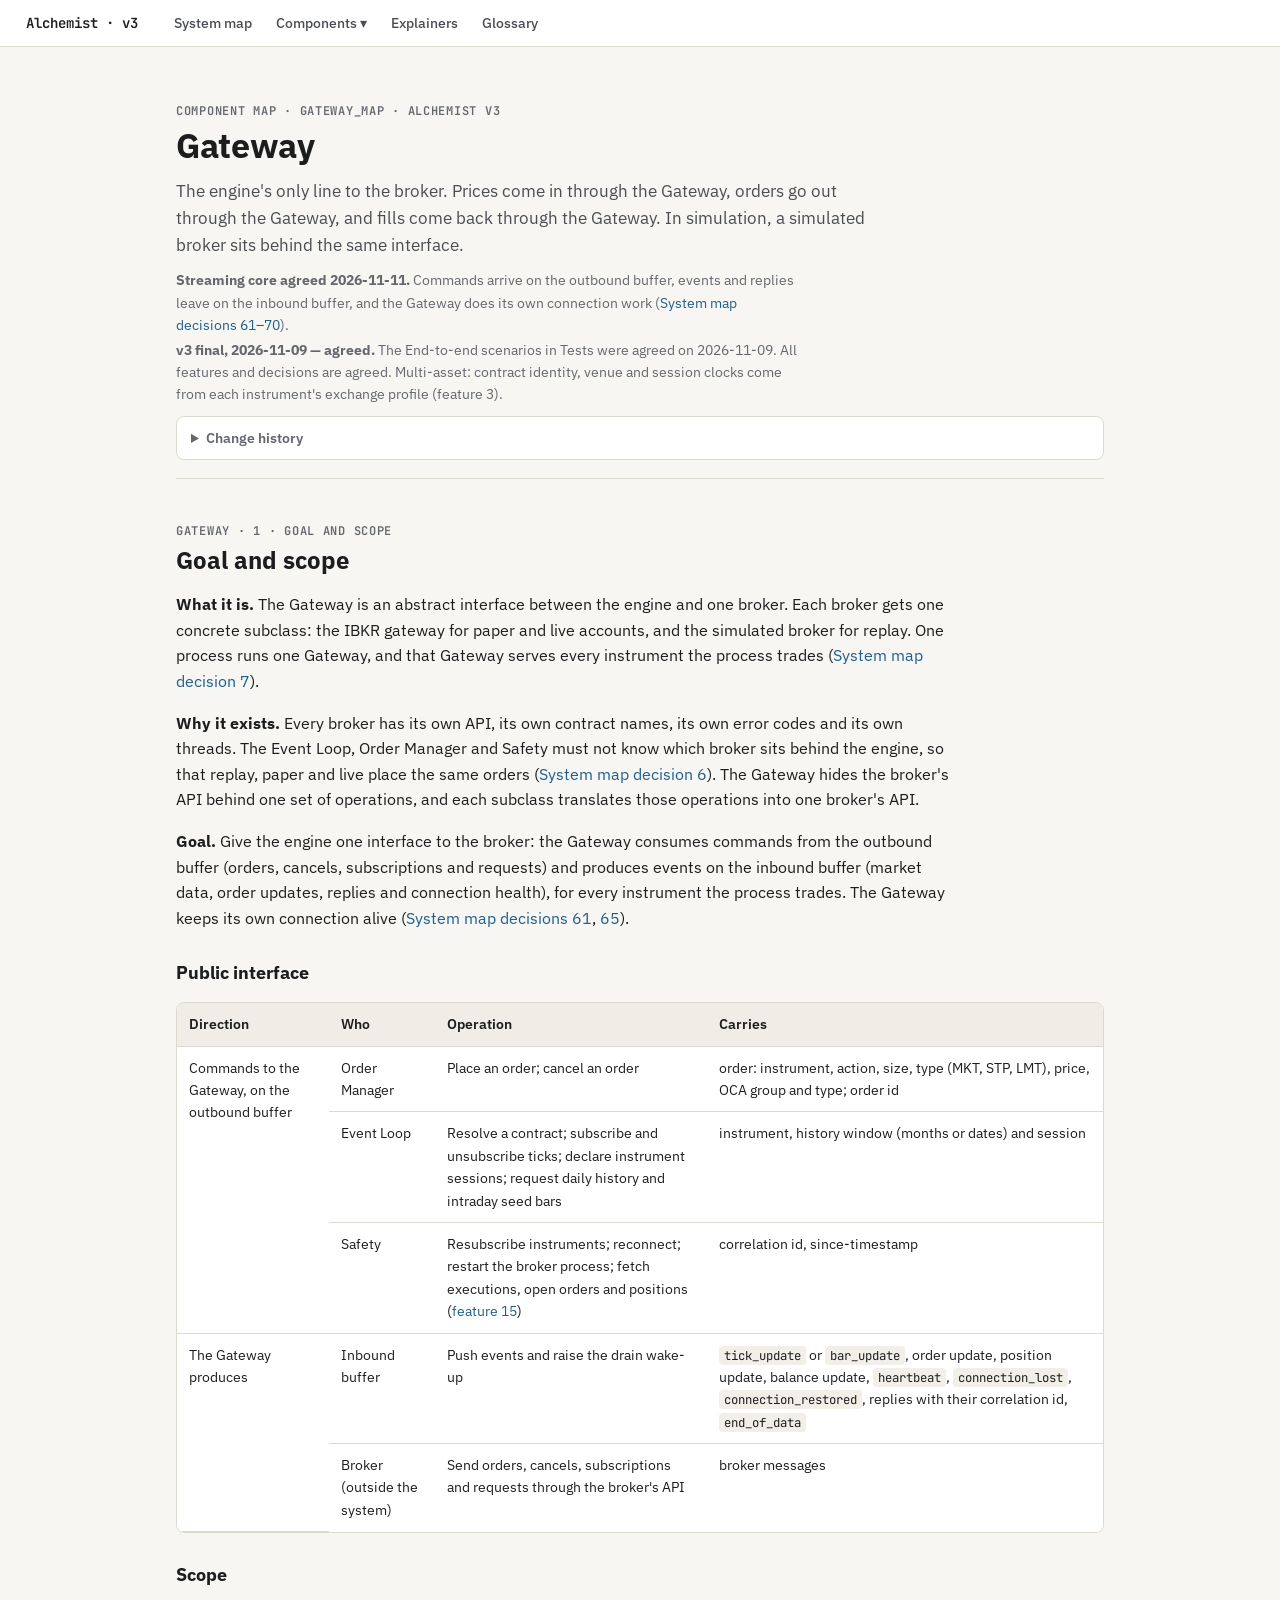
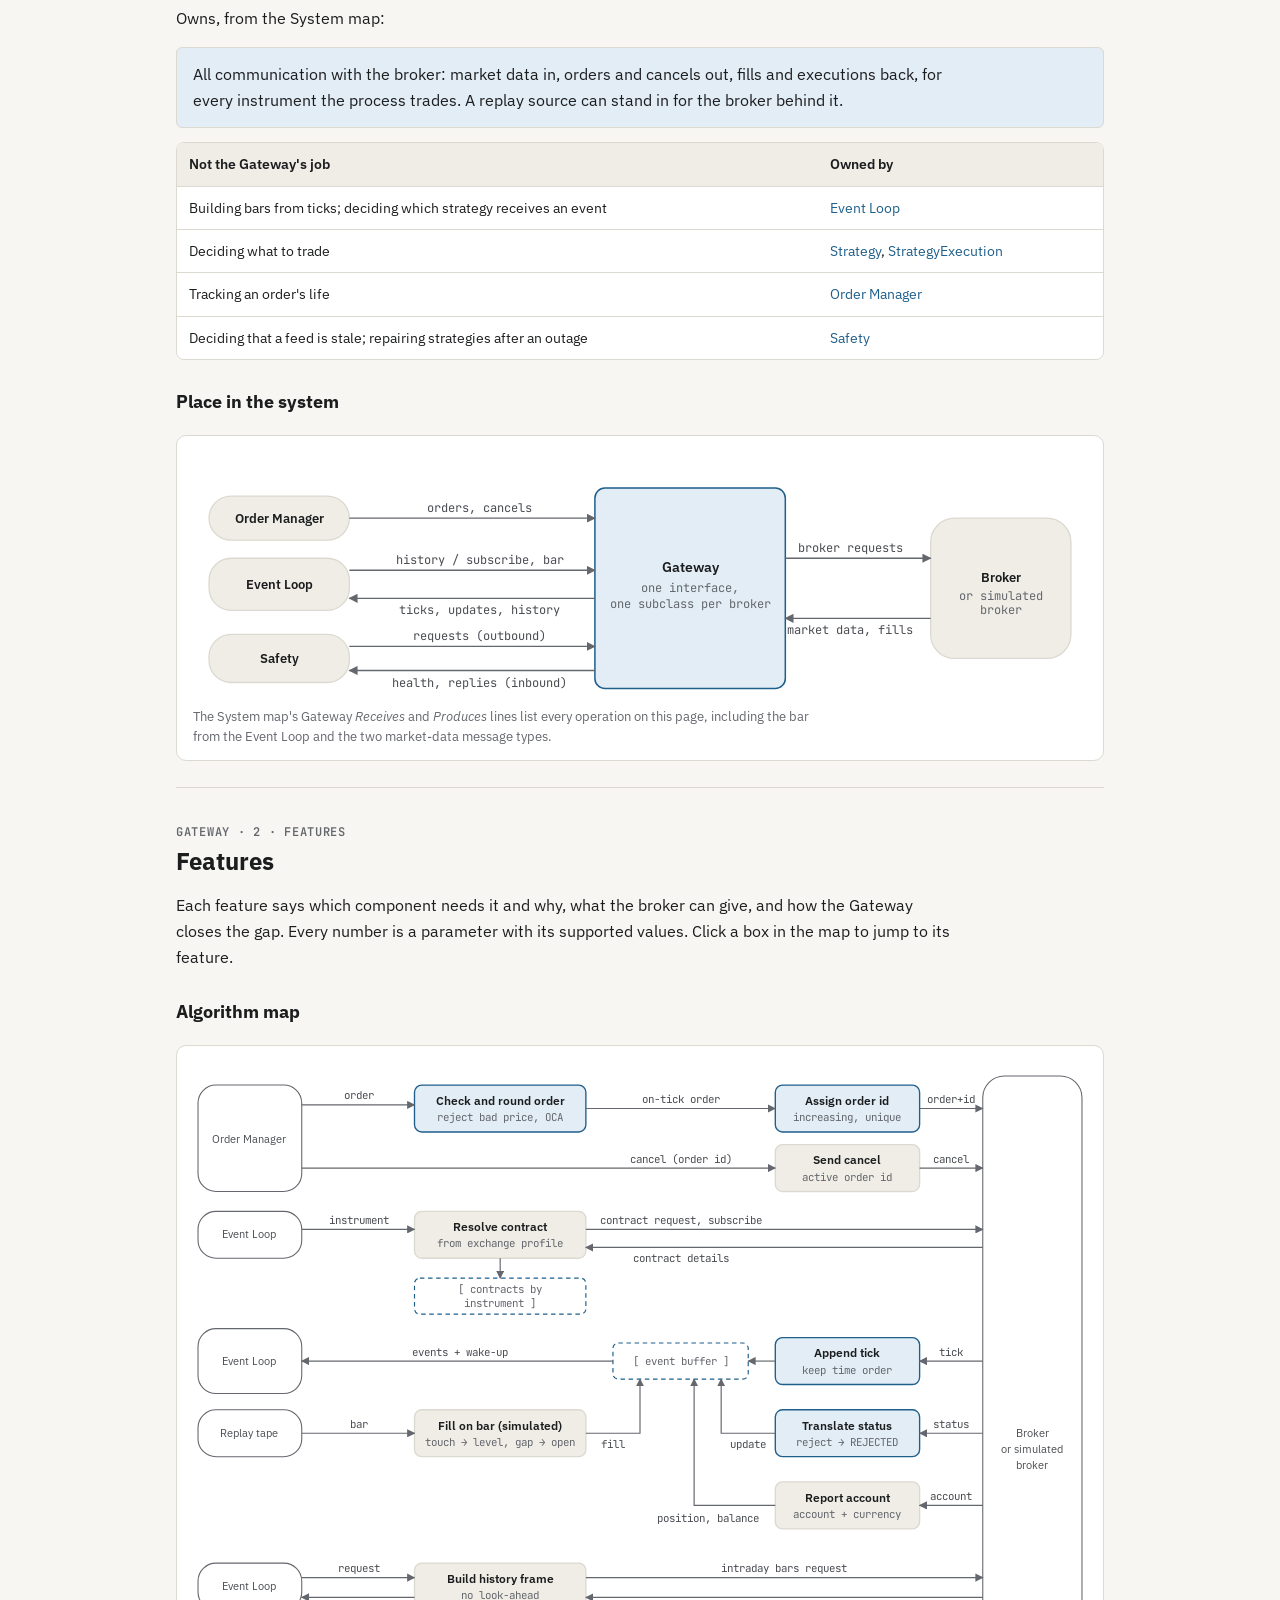
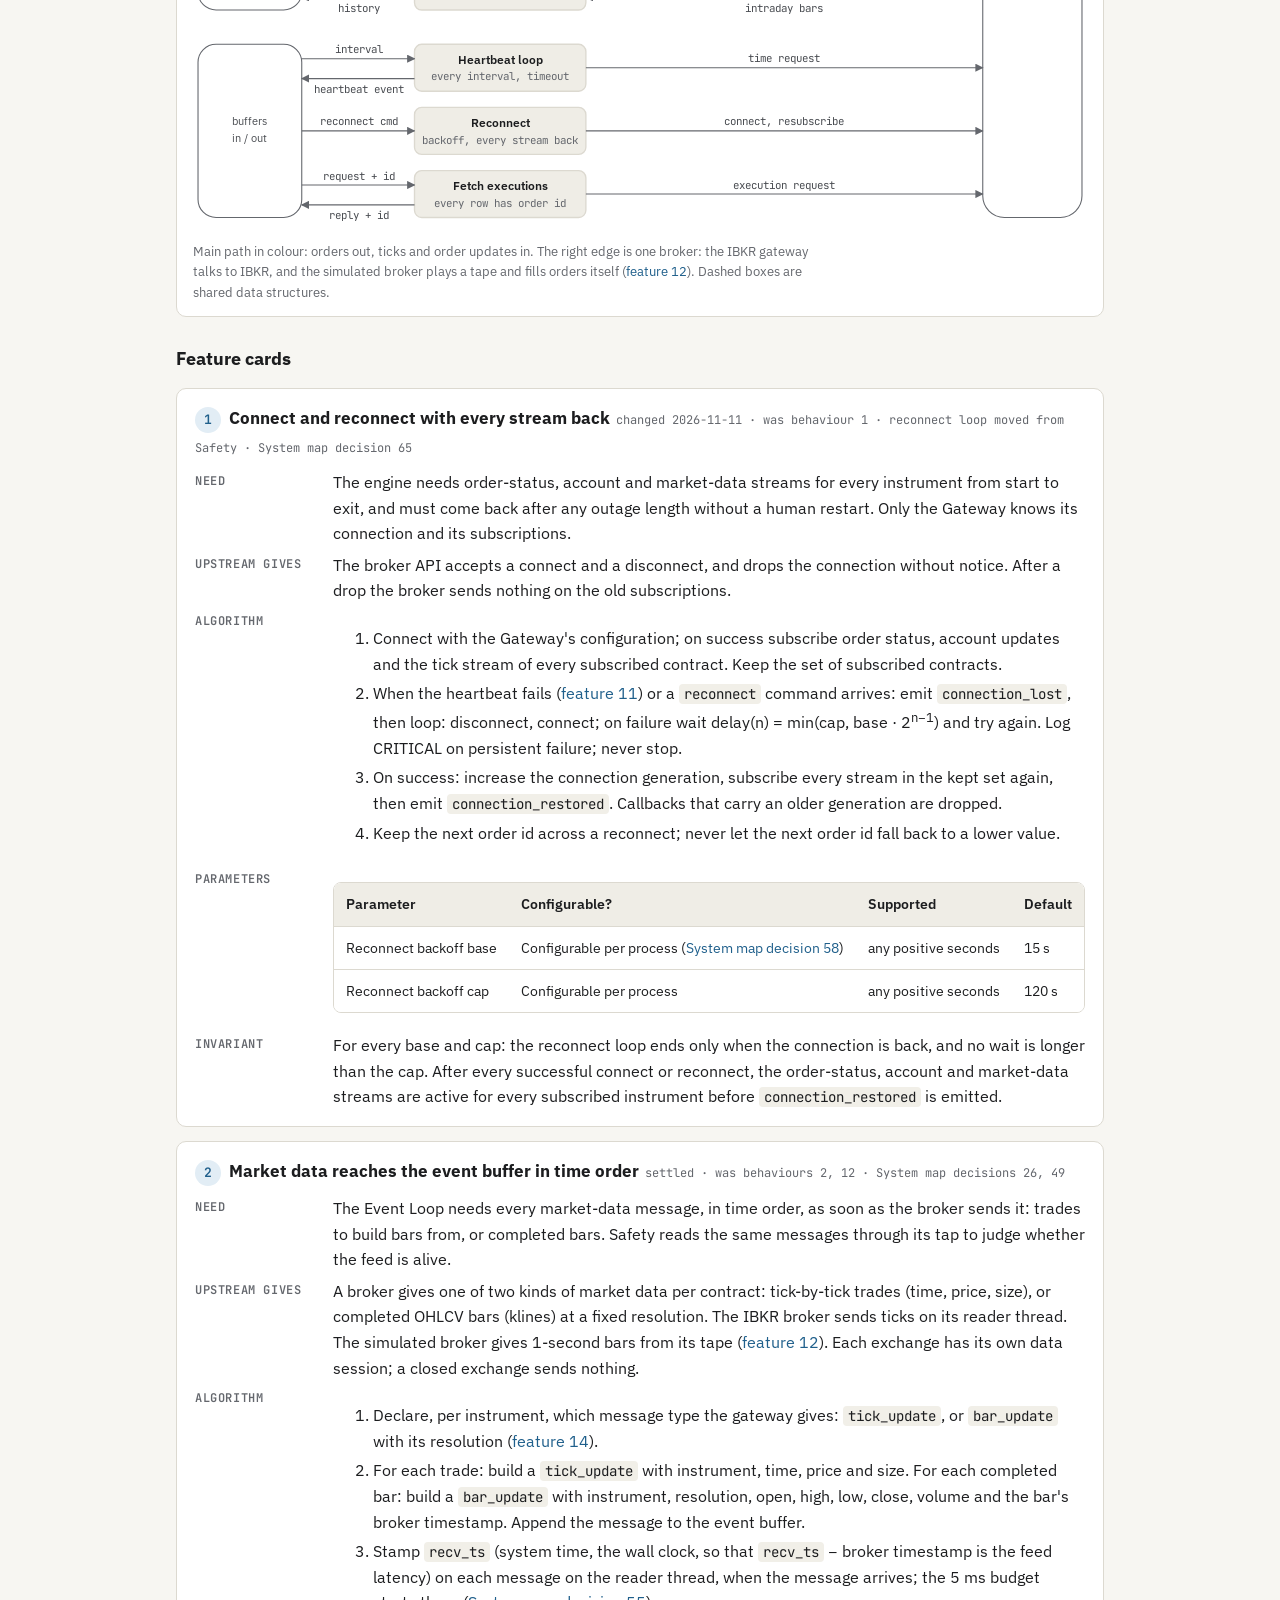
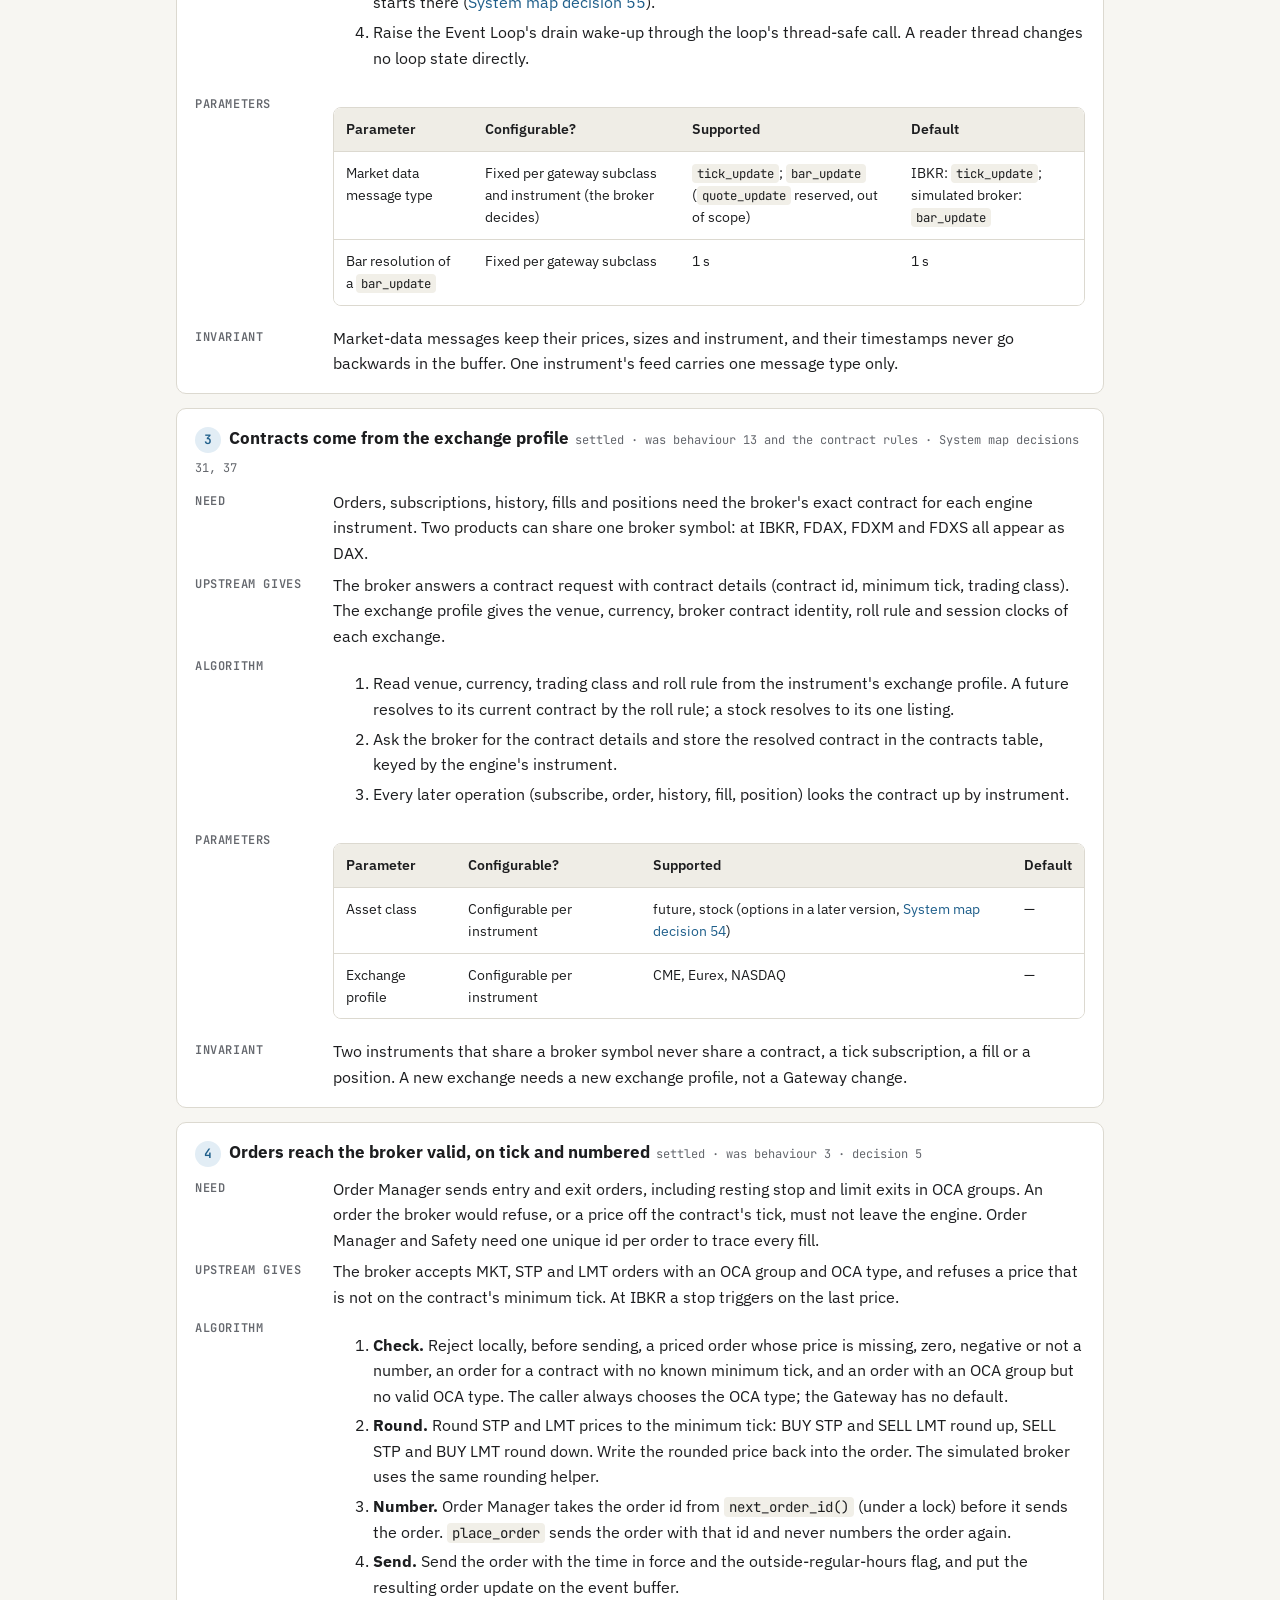
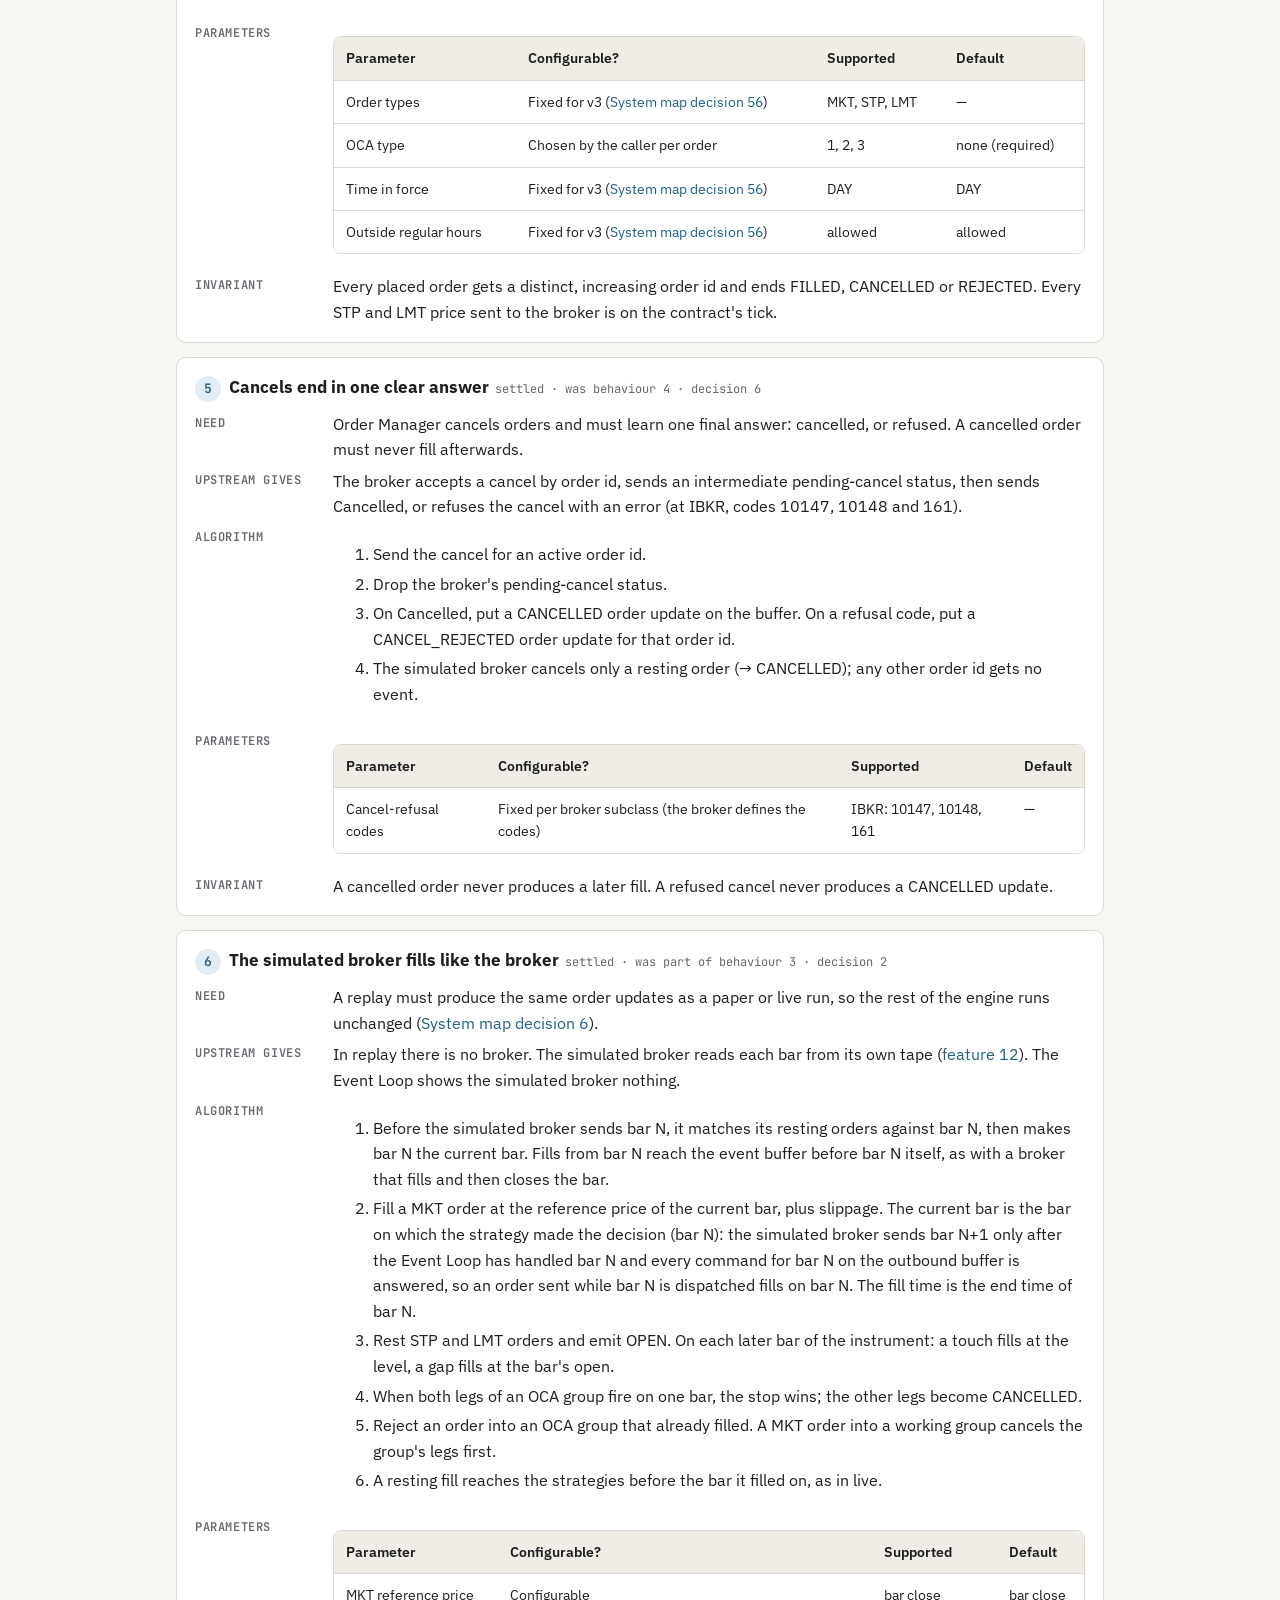
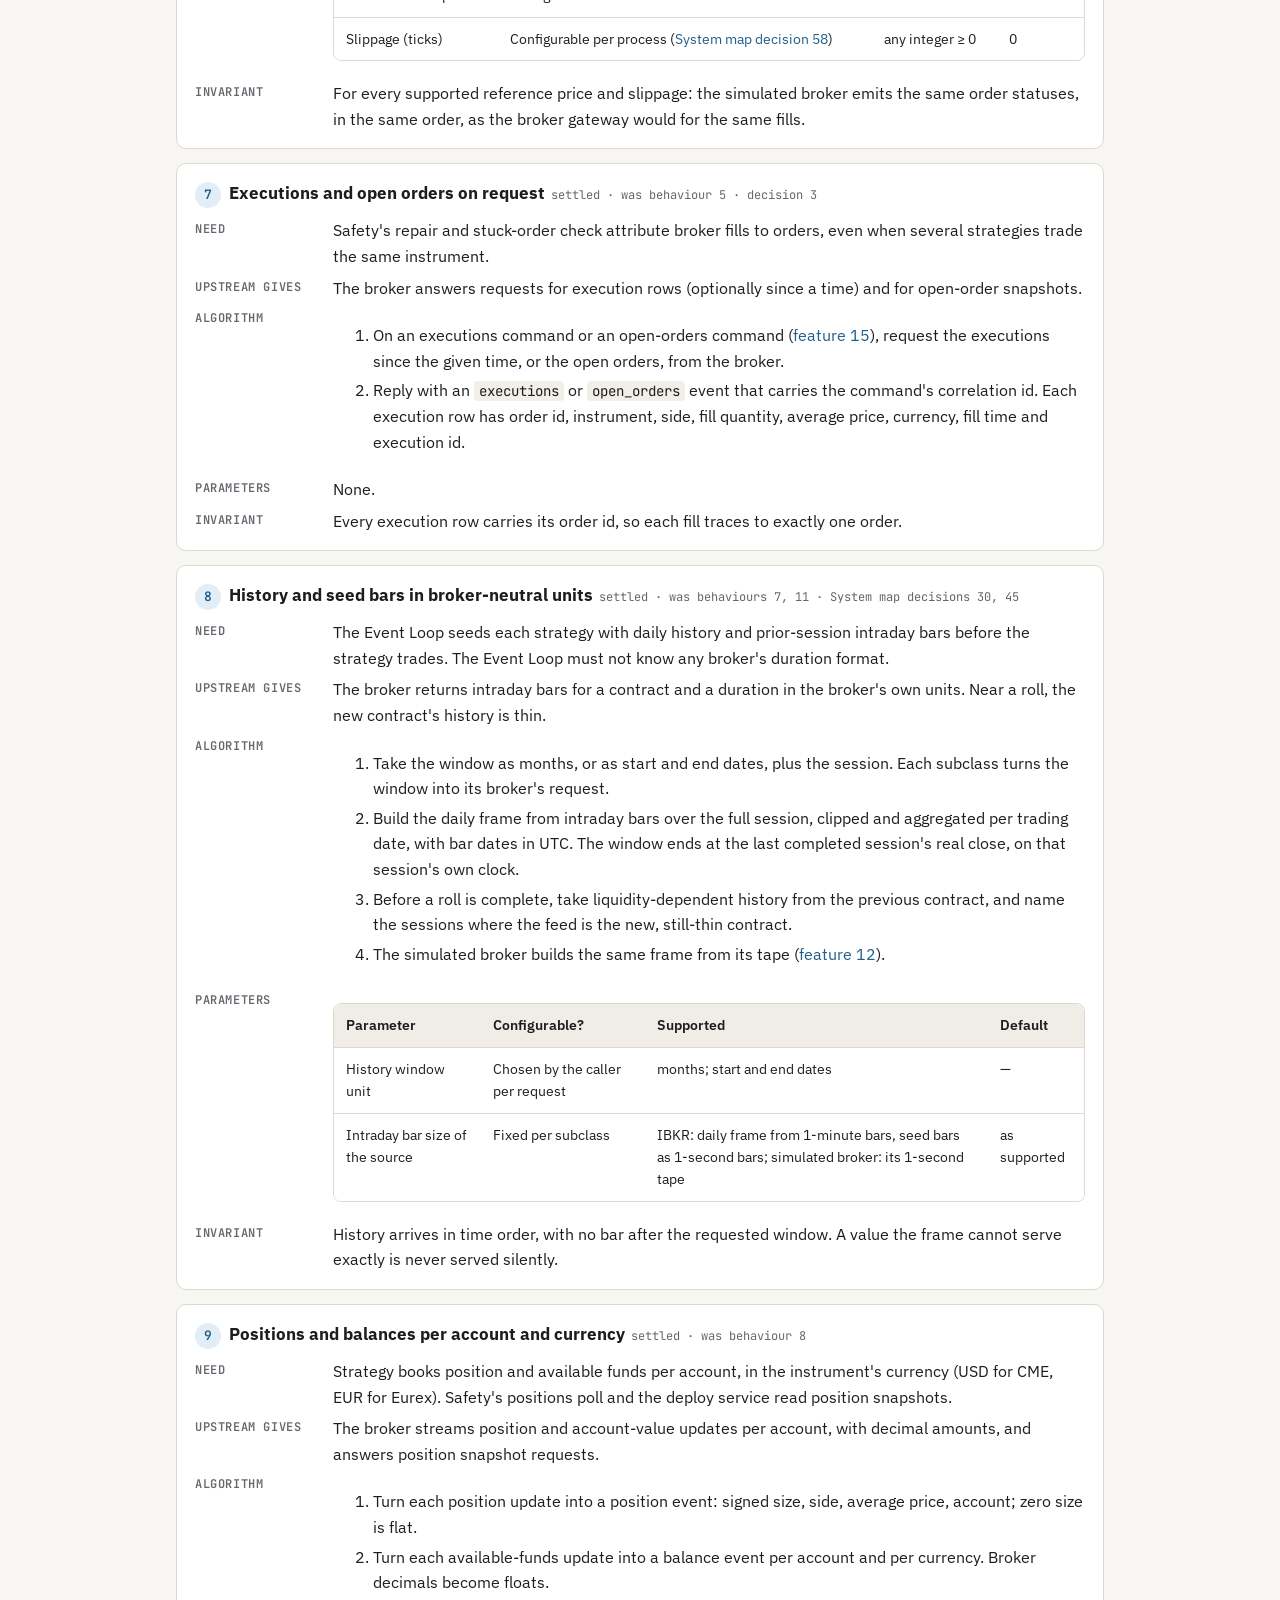
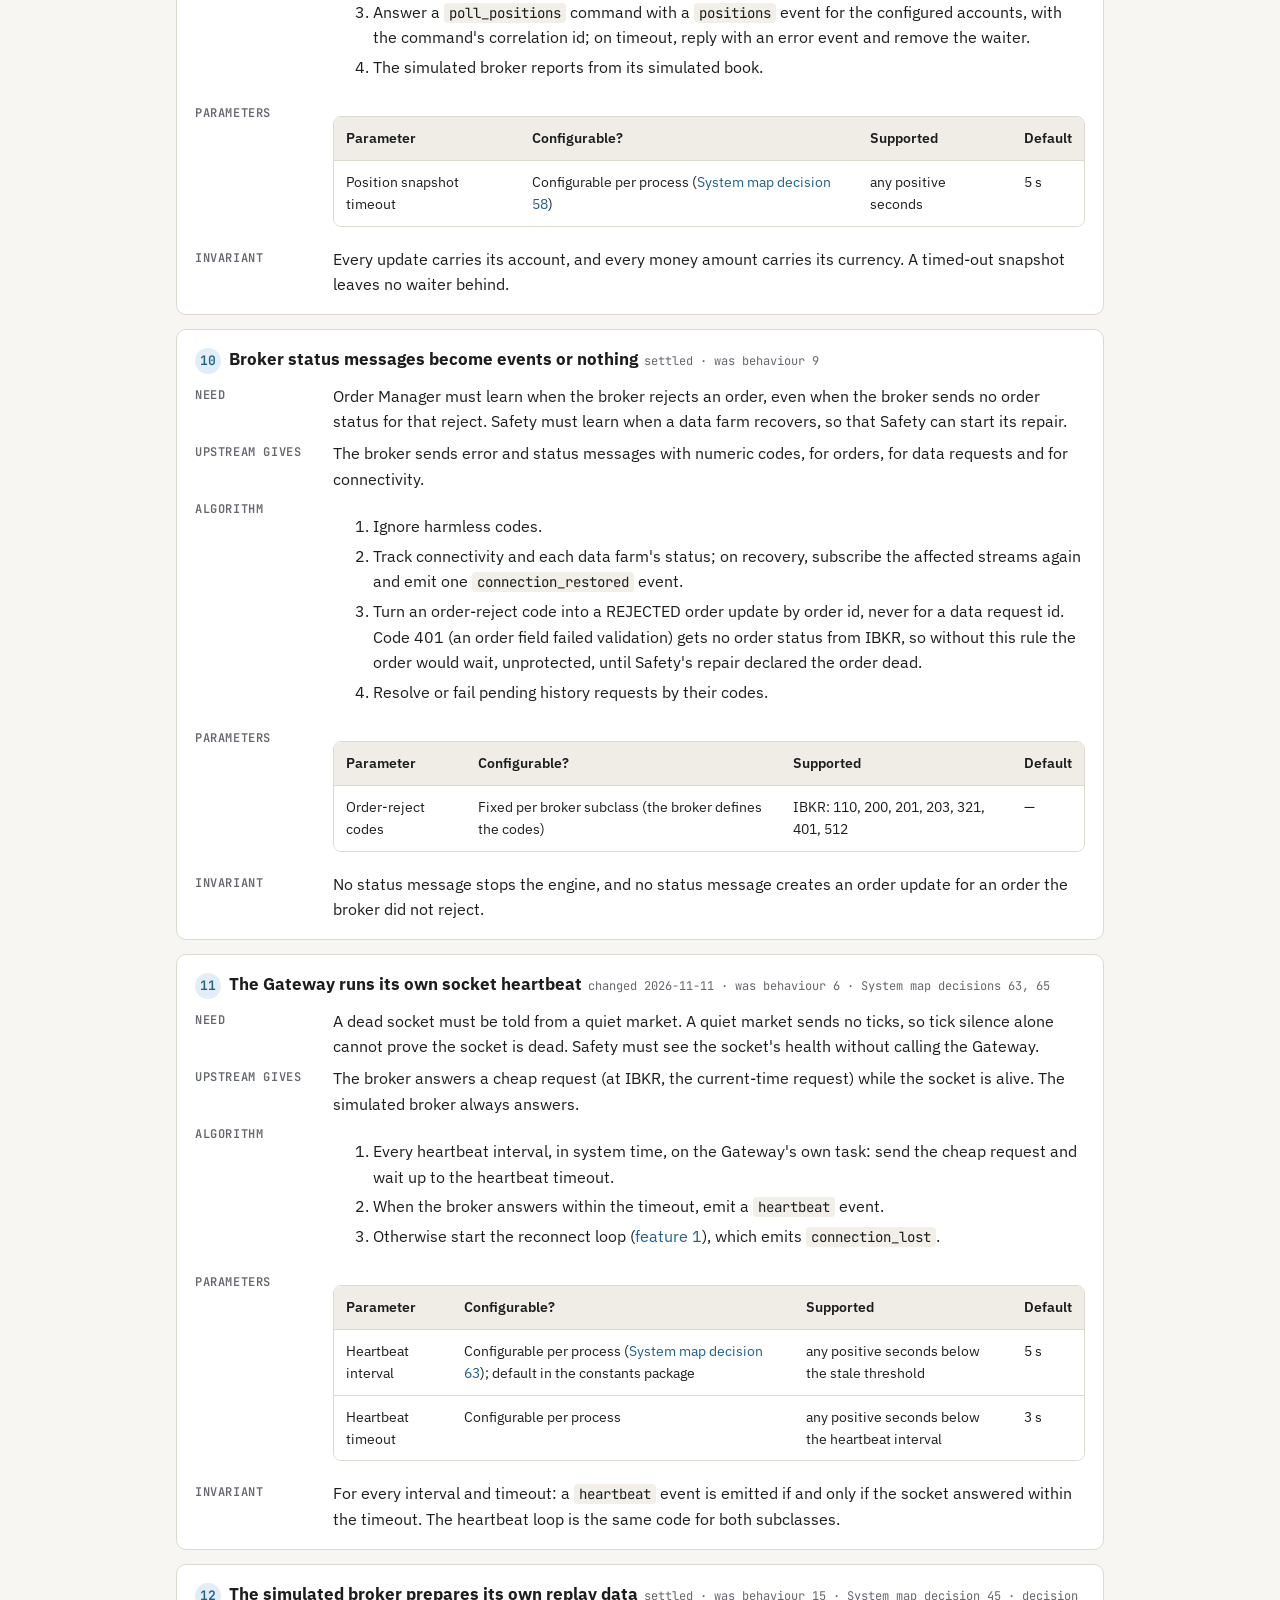
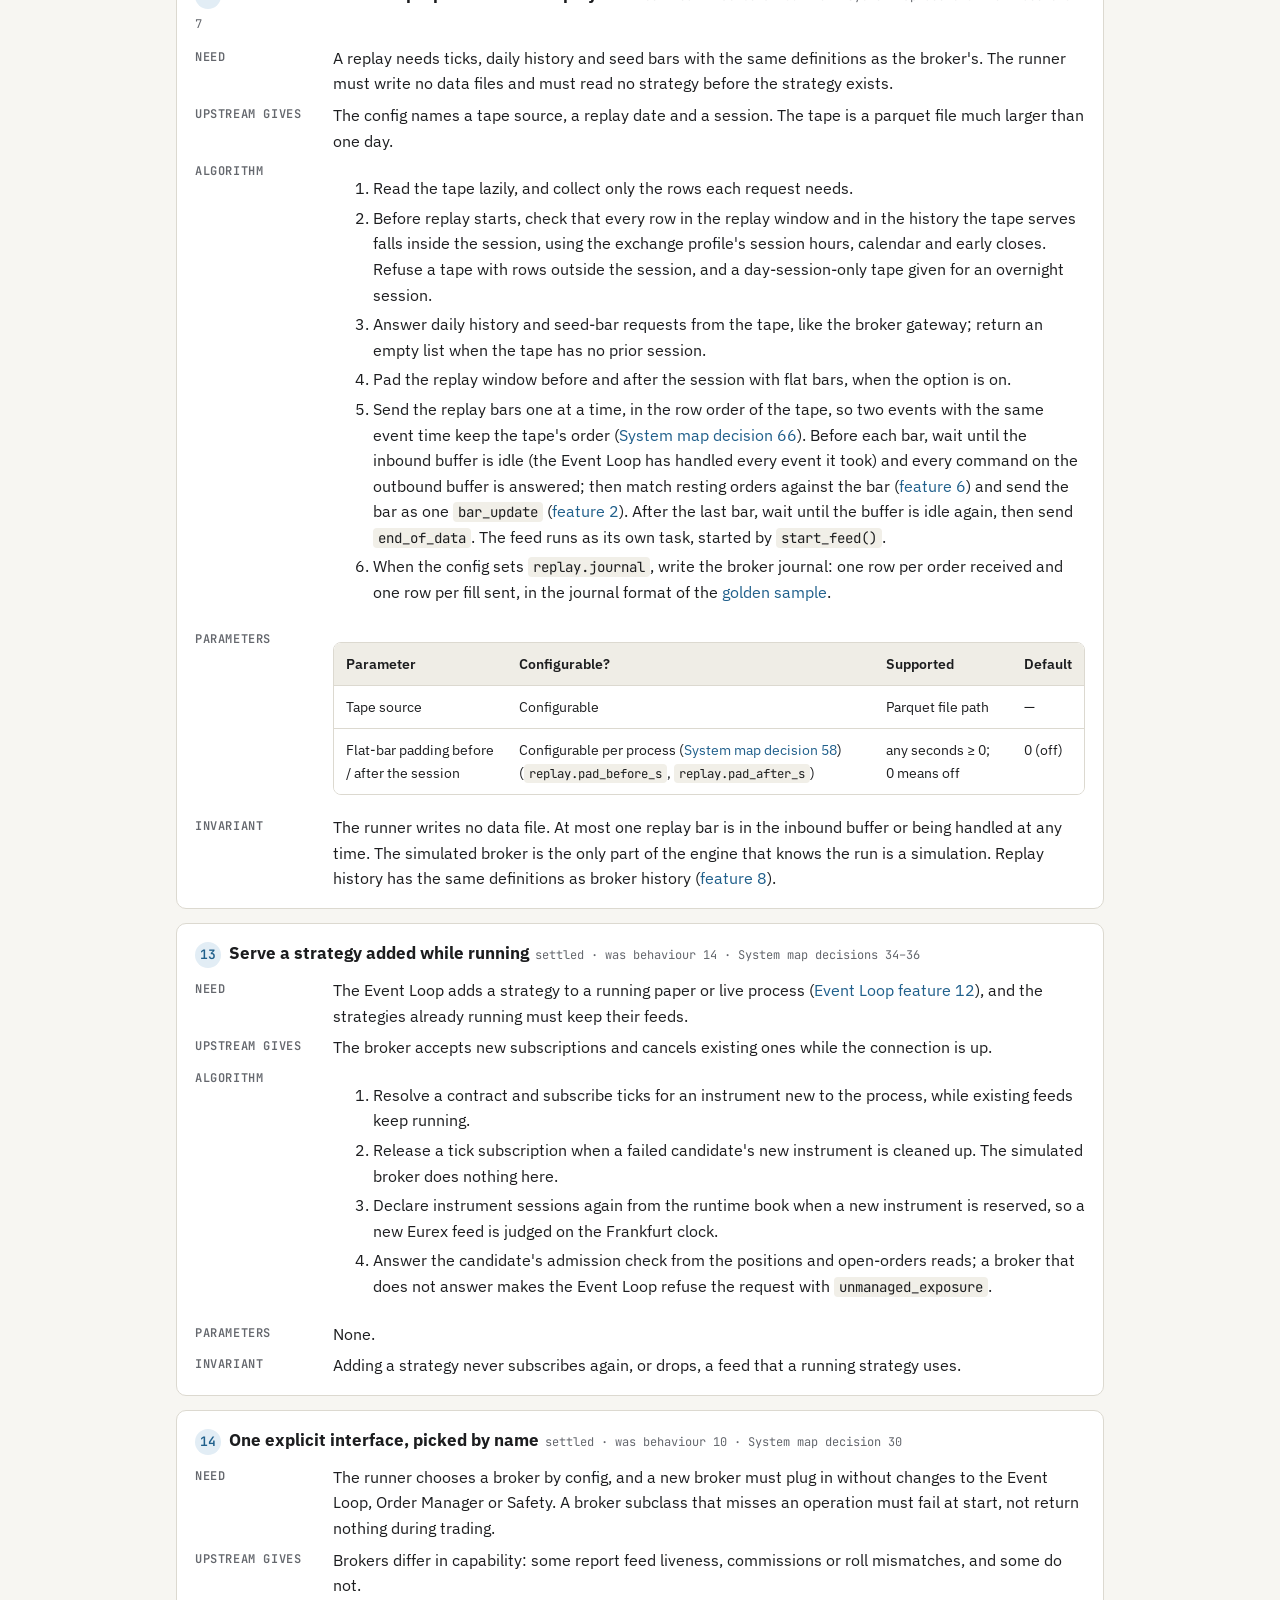
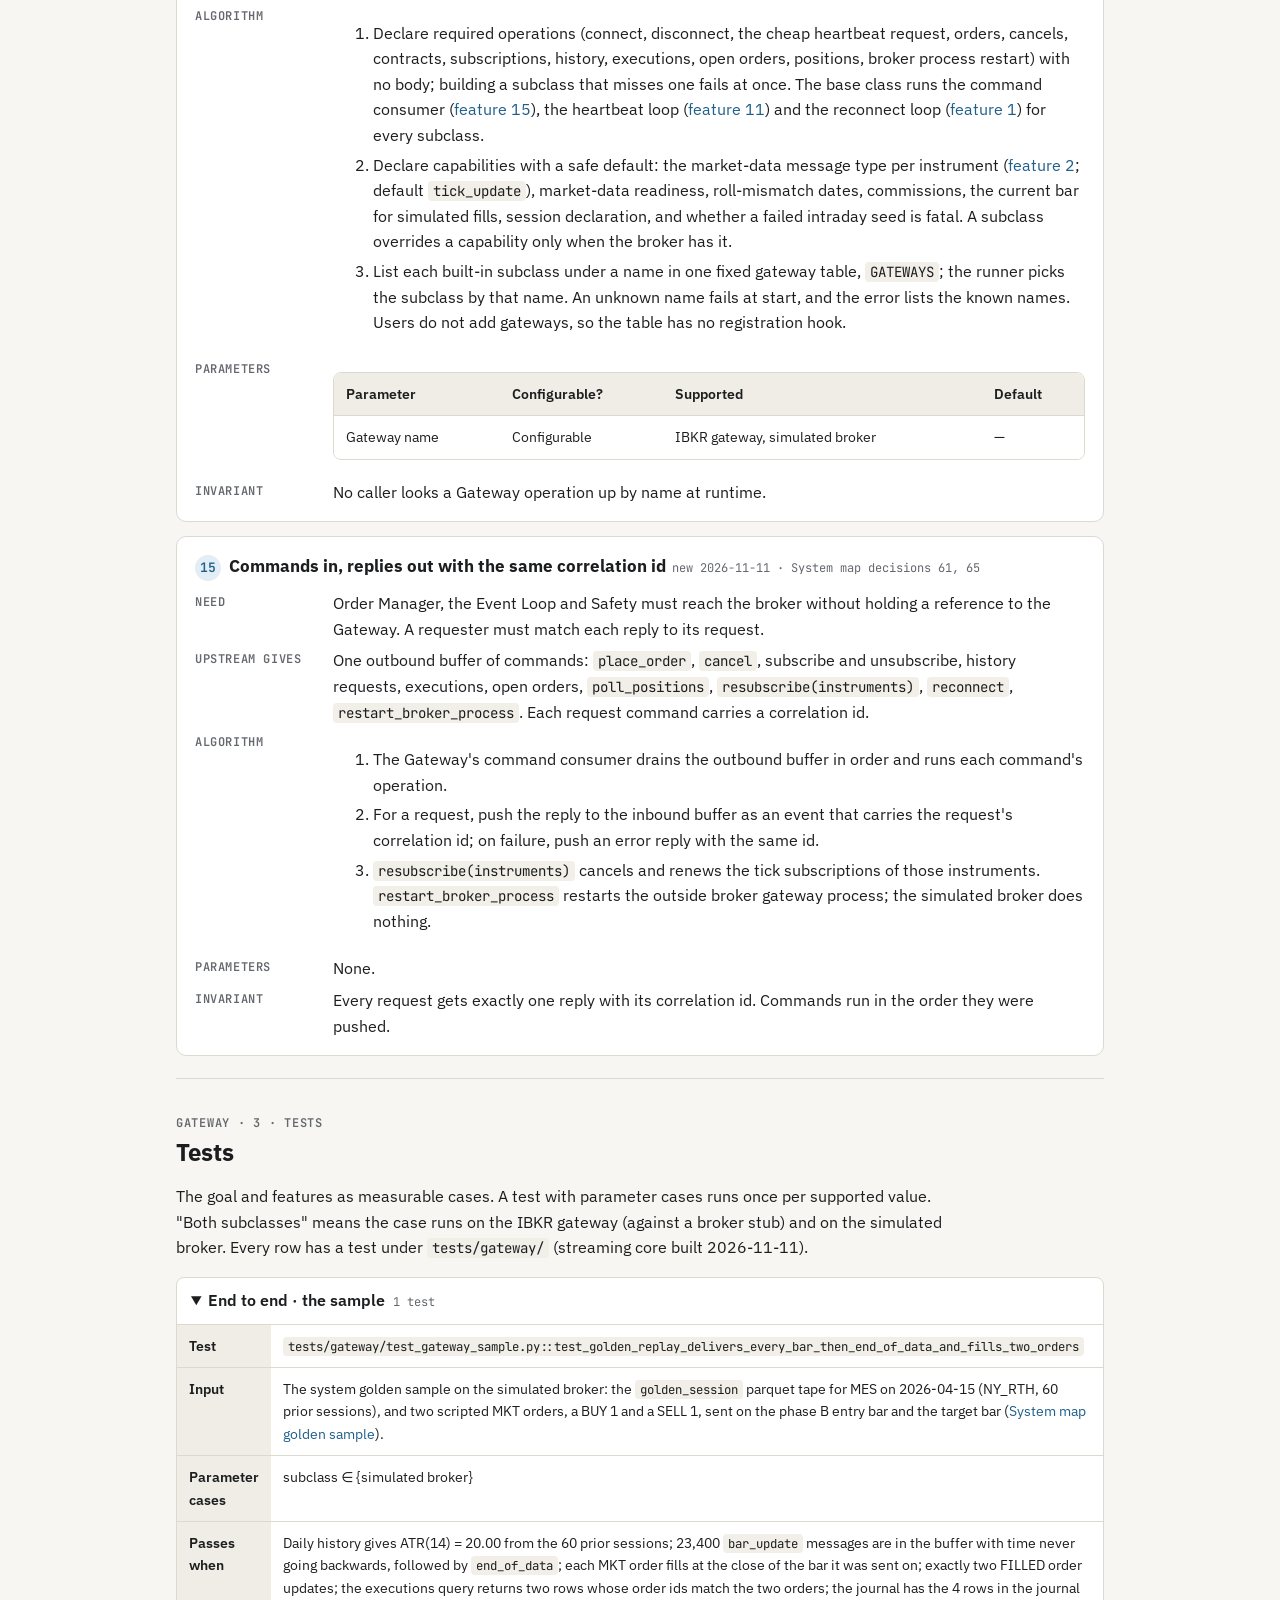
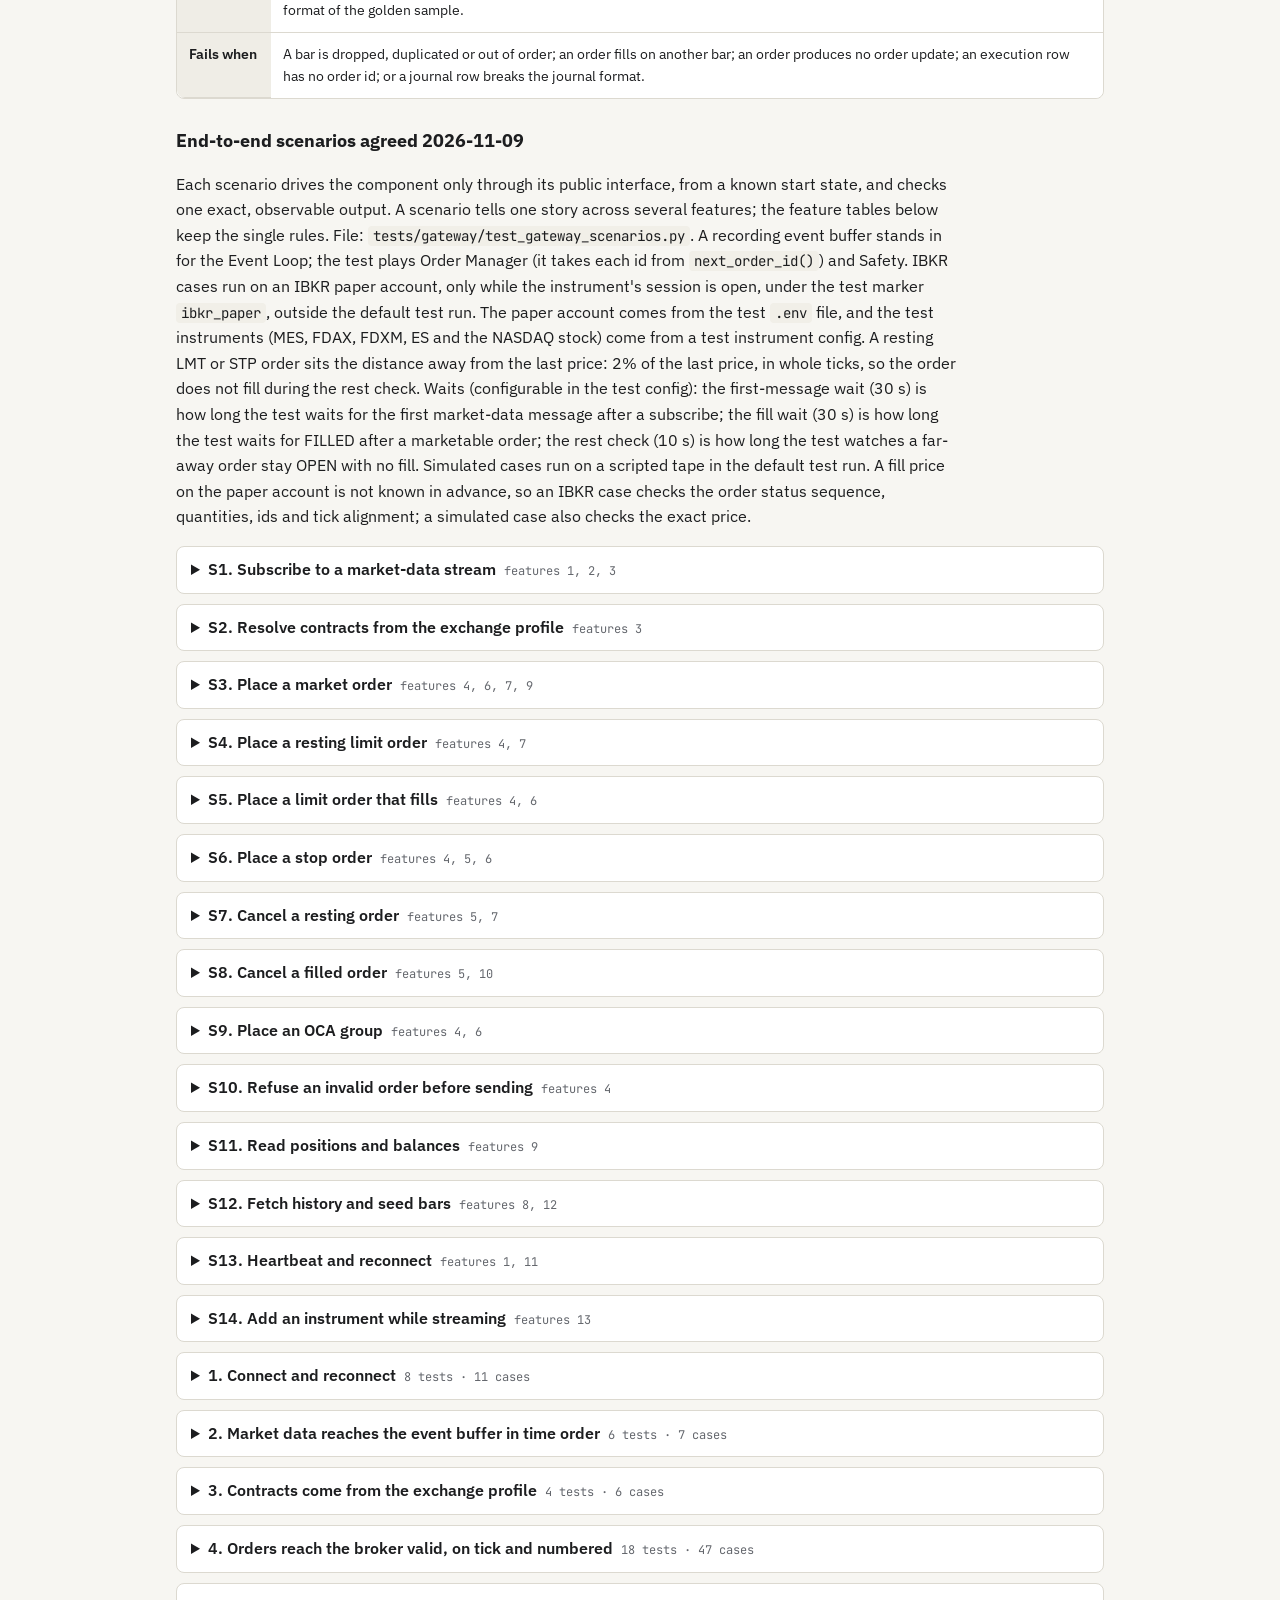
<file: system_design/v3/gateway_map.html>
<!doctype html>
<html lang="en">
<head>
<meta charset="utf-8">
<meta name="viewport" content="width=device-width, initial-scale=1">
<title>Alchemist Gateway map</title>
<link rel="preconnect" href="https://fonts.googleapis.com">
<link rel="preconnect" href="https://fonts.gstatic.com" crossorigin>
<link href="https://fonts.googleapis.com/css2?family=IBM+Plex+Sans:wght@400;500;600&family=JetBrains+Mono:wght@400;600&display=swap" rel="stylesheet">
<link rel="stylesheet" href="docs.css?v=6">
</head>
<body>
<nav class="topnav">
  <a class="brand" href="index.html">Alchemist · v3</a>
  <a href="system_map.html">System map</a>
  <div class="dropdown">
    <button type="button" class="active">Components ▾</button>
    <div class="menu">
      <a href="gateway_map.html" class="active">Gateway</a>
      <a href="event_loop_map.html">Event Loop</a>
      <a href="aux_data_map.html">Aux Data</a>
      <a href="strategy_map.html">Strategy</a>
      <a href="strategy_signal_map.html">StrategySignal</a>
      <a href="strategy_execution_map.html">StrategyExecution</a>
      <a href="order_manager_map.html">Order Manager</a>
      <a href="safety_map.html">Safety</a>
    </div>
  </div>
  <a href="explainers/index.html">Explainers</a>
  <a href="glossary.html">Glossary</a>
</nav>
<div class="wrap">
<header>
<div class="eyebrow">Component map · GATEWAY_MAP · Alchemist v3</div>
<h1>Gateway</h1>
<div class="lede"><p>The engine's only line to the broker. Prices come in through the Gateway, orders go out through the Gateway, and fills come back through the Gateway. In simulation, a simulated broker sits behind the same interface.</p></div>
<div class="meta"><p><strong>Streaming core agreed 2026-11-11.</strong> Commands arrive on the outbound buffer, events and replies leave on the inbound buffer, and the Gateway does its own connection work (<a href="system_map.html#streaming-core">System map decisions 61–70</a>).</p>
<p><strong>v3 final, 2026-11-09 — agreed.</strong> The End-to-end scenarios in Tests were agreed on 2026-11-09. All features and decisions are agreed. Multi-asset: contract identity, venue and session clocks come from each instrument's exchange profile (feature 3).</p>
<details><summary>Change history</summary><ul>
<li><strong>2026-11-11</strong> — <a href="#f12">Feature 12</a>: the tape source is a parquet file path only; the synthetic generator step and <code>SyntheticTape</code> are removed (<a href="system_map.html#d57">System map decision 57</a>). The golden tape is written by the test code.</li>
<li><strong>2026-11-11</strong> — Compiled with /component-design: every existing Gateway test now has a row under the feature it protects.</li>
<li><strong>2026-11-11</strong> — <a href="#f2">Feature 2</a> step 3: <code>recv_ts</code> is the system time (wall clock), so <code>recv_ts</code> − broker timestamp is the feed latency (System map decisions 55, 62); the earlier "monotonic clock" contradicted that definition.</li>
<li><strong>2026-11-11</strong> — Streaming core agreed: features 1, 2, 6, 7, 9–12, 14 changed; reconnect with backoff moved in from Safety; new feature 15 (commands and correlation ids); <code>last_tick_ts</code>, <code>consume_resubscribe_request</code> and <code>heartbeat()</code> as a Safety call removed; decisions 4 and 8 changed.</li>
<li><strong>2026-11-10</strong> — The Event Loop no longer shows bars to the Gateway: <code>on_bar</code> is removed from the public interface. The simulated broker matches resting orders against each bar of its own tape before it sends that bar (<a href="#f6">feature 6</a>), and sends the next bar only when the event buffer is idle (<a href="#f12">feature 12</a>). A resting fill now reaches the strategies before its bar, as in live. New <a href="#d8">decision 8</a>.</li>
<li><strong>2026-11-10</strong> — <a href="#f14">Feature 14</a> step 3 changed: gateways are listed in one fixed table, <code>GATEWAYS</code>, instead of a decorator registry (System map decision 30). Step → code gives the new paths, <code>gateways/simulation_gateway/</code> and <code>gateways/ib_gateway/</code>, and the IBKR class name <code>IbGateway</code>.</li>
<li><strong>2026-11-09</strong> — End-to-end scenarios agreed.</li>
<li><strong>2026-11-09</strong> — Scenario questions decided: resting distance 2% of the last price; paper account from the test <code>.env</code>; test instruments from a test instrument config.</li>
<li><strong>2026-11-09</strong> — New section End-to-end scenarios in Tests (14 scenarios, proposed, not agreed).</li>
<li><strong>2026-11-09</strong> — v3 finalized: the human accepted every proposed feature and decision.</li>
<li><strong>2026-11-09</strong> — Open questions decided: order types fixed for v3; slippage default 0; history bar sizes per subclass; snapshot timeout 5 s; padding off by default; heartbeat timeout from Safety's config; NASDAQ stock profile added and options moved later; reader thread stamps <code>recv_ts</code>.</li>
<li><strong>2026-11-09</strong> — Review fixes: feature 2 sends <code>tick_update</code> or <code>bar_update</code>, declared per instrument (System map decision 49); feature 4: Order Manager takes the order id before sending; feature 6: a MKT order fills on the decision bar; feature 12 writes the broker journal; the sample is the new golden run; open question 8 closed.</li>
<li><strong>2026-11-09</strong> — Page reordered: Goal and scope (with public interface and place in the system) → 14 features (Need / Upstream gives / Algorithm / Parameters / Invariant), replacing behaviours 1–15; simulated fills are now their own feature → quantified tests with parameter cases → open questions → reference. Algorithm map added.</li>
<li><strong>2026-11-07</strong> — New behaviour 15 and decision 7: the simulated broker prepares all replay data itself, on request; the runner writes no data files (<a href="system_map.html#d45">System map decision 45</a>).</li>
</ul></details></div>
</header>

<section id="goal-and-scope">
<div class="eyebrow">Gateway · 1 · Goal and scope</div>
<h2>Goal and scope</h2>
<p><strong>What it is.</strong> The Gateway is an abstract interface between the engine and one broker. Each broker gets one concrete subclass: the IBKR gateway for paper and live accounts, and the simulated broker for replay. One process runs one Gateway, and that Gateway serves every instrument the process trades (<a href="system_map.html#d7">System map decision 7</a>).</p>
<p><strong>Why it exists.</strong> Every broker has its own API, its own contract names, its own error codes and its own threads. The Event Loop, Order Manager and Safety must not know which broker sits behind the engine, so that replay, paper and live place the same orders (<a href="system_map.html#d6">System map decision 6</a>). The Gateway hides the broker's API behind one set of operations, and each subclass translates those operations into one broker's API.</p>
<p><strong>Goal.</strong> Give the engine one interface to the broker: the Gateway consumes commands from the outbound buffer (orders, cancels, subscriptions and requests) and produces events on the inbound buffer (market data, order updates, replies and connection health), for every instrument the process trades. The Gateway keeps its own connection alive (<a href="system_map.html#d61">System map decisions 61</a>, <a href="system_map.html#d65">65</a>).</p>

<h3>Public interface</h3>
<div class="table-wrap"><table>
<thead><tr><th>Direction</th><th>Who</th><th>Operation</th><th>Carries</th></tr></thead>
<tbody>
<tr><td rowspan="3">Commands to the Gateway, on the outbound buffer</td><td>Order Manager</td><td>Place an order; cancel an order</td><td>order: instrument, action, size, type (MKT, STP, LMT), price, OCA group and type; order id</td></tr>
<tr><td>Event Loop</td><td>Resolve a contract; subscribe and unsubscribe ticks; declare instrument sessions; request daily history and intraday seed bars</td><td>instrument, history window (months or dates) and session</td></tr>
<tr><td>Safety</td><td>Resubscribe instruments; reconnect; restart the broker process; fetch executions, open orders and positions (<a href="#f15">feature 15</a>)</td><td>correlation id, since-timestamp</td></tr>
<tr><td rowspan="2">The Gateway produces</td><td>Inbound buffer</td><td>Push events and raise the drain wake-up</td><td><code>tick_update</code> or <code>bar_update</code>, order update, position update, balance update, <code>heartbeat</code>, <code>connection_lost</code>, <code>connection_restored</code>, replies with their correlation id, <code>end_of_data</code></td></tr>
<tr><td>Broker (outside the system)</td><td>Send orders, cancels, subscriptions and requests through the broker's API</td><td>broker messages</td></tr>
</tbody></table></div>

<h3>Scope</h3>
<p>Owns, from the System map:</p>
<blockquote><p>All communication with the broker: market data in, orders and cancels out, fills and executions back, for every instrument the process trades. A replay source can stand in for the broker behind it.</p></blockquote>
<div class="table-wrap"><table>
<thead><tr><th>Not the Gateway's job</th><th>Owned by</th></tr></thead>
<tbody>
<tr><td>Building bars from ticks; deciding which strategy receives an event</td><td><a href="event_loop_map.html">Event Loop</a></td></tr>
<tr><td>Deciding what to trade</td><td><a href="strategy_map.html">Strategy</a>, <a href="strategy_execution_map.html">StrategyExecution</a></td></tr>
<tr><td>Tracking an order's life</td><td><a href="order_manager_map.html">Order Manager</a></td></tr>
<tr><td>Deciding that a feed is stale; repairing strategies after an outage</td><td><a href="safety_map.html">Safety</a></td></tr>
</tbody></table></div>

<h3>Place in the system</h3>
<div class="diagram">
<svg viewBox="0 0 900 250" role="img" aria-label="The Gateway between Order Manager, Event Loop and Safety on the left, and the broker or simulated broker on the right, with what moves each way." xmlns="http://www.w3.org/2000/svg">
  <style>
    .ps-core { fill: var(--accent-soft); stroke: var(--accent); stroke-width: 1.5; }
    .ps-ext { fill: var(--surface-2); stroke: var(--line); stroke-width: 1.3; }
    .ps-t { fill: var(--ink); font: 600 14px var(--sans); text-anchor: middle; }
    .ps-x { fill: var(--ink); font: 600 13px var(--sans); text-anchor: middle; }
    .ps-r { fill: var(--ink-3); font: 12px var(--mono); text-anchor: middle; }
    .ps-l { fill: var(--ink-2); font: 12px var(--mono); text-anchor: middle; }
    .ps-a { stroke: var(--ink-3); stroke-width: 1.3; fill: none; marker-end: url(#gpsah); }
  </style>
  <defs><marker id="gpsah" viewBox="0 0 10 10" refX="9" refY="5" markerWidth="7" markerHeight="7" orient="auto-start-reverse"><path d="M0,0 L10,5 L0,10 z" fill="var(--ink-3)"/></marker></defs>
  <rect class="ps-core" x="405" y="40" width="190" height="200" rx="10"/>
  <text class="ps-t" x="500" y="124">Gateway</text><text class="ps-r" x="500" y="144">one interface,</text><text class="ps-r" x="500" y="160">one subclass per broker</text>

  <rect class="ps-ext" x="20" y="48" width="140" height="44" rx="22"/><text class="ps-x" x="90" y="75">Order Manager</text>
  <path class="ps-a" d="M160,70 H405"/><text class="ps-l" x="290" y="64">orders, cancels</text>
  <rect class="ps-ext" x="20" y="110" width="140" height="52" rx="22"/><text class="ps-x" x="90" y="141">Event Loop</text>
  <path class="ps-a" d="M160,122 H405"/><text class="ps-l" x="290" y="116">history / subscribe, bar</text>
  <path class="ps-a" d="M405,150 H160"/><text class="ps-l" x="290" y="166">ticks, updates, history</text>
  <rect class="ps-ext" x="20" y="186" width="140" height="48" rx="22"/><text class="ps-x" x="90" y="215">Safety</text>
  <path class="ps-a" d="M160,198 H405"/><text class="ps-l" x="290" y="192">requests (outbound)</text>
  <path class="ps-a" d="M405,222 H160"/><text class="ps-l" x="290" y="238">health, replies (inbound)</text>

  <rect class="ps-ext" x="740" y="70" width="140" height="140" rx="24"/><text class="ps-x" x="810" y="134">Broker</text><text class="ps-r" x="810" y="152">or simulated</text><text class="ps-r" x="810" y="166">broker</text>
  <path class="ps-a" d="M595,110 H740"/><text class="ps-l" x="660" y="104">broker requests</text>
  <path class="ps-a" d="M740,170 H595"/><text class="ps-l" x="660" y="186">market data, fills</text>
</svg>
<p class="caption">The System map's Gateway <em>Receives</em> and <em>Produces</em> lines list every operation on this page, including the bar from the Event Loop and the two market-data message types.</p>
</div>
</section>

<section id="features">
<div class="eyebrow">Gateway · 2 · Features</div>
<h2>Features</h2>
<p>Each feature says which component needs it and why, what the broker can give, and how the Gateway closes the gap. Every number is a parameter with its supported values. Click a box in the map to jump to its feature.</p>

<h3>Algorithm map</h3>
<div class="diagram">
<svg viewBox="0 0 1000 860" role="img" aria-label="Gateway steps: orders are checked, rounded and numbered before they reach the broker; cancels go straight to the broker; contracts are resolved from the exchange profile; ticks, broker status and account streams become events in the event buffer; the simulated broker fills resting orders on each bar; history requests become history frames; Safety probes the socket, asks for a reconnect and fetches executions." xmlns="http://www.w3.org/2000/svg">
  <style>
    .g-stp { fill: var(--surface-2); stroke: var(--line); stroke-width: 1.5; }
    .g-main { fill: var(--accent-soft); stroke: var(--accent); stroke-width: 1.5; }
    .g-st { fill: none; stroke: var(--accent); stroke-width: 1.3; stroke-dasharray: 5 4; }
    .g-ext { fill: none; stroke: var(--ink-3); stroke-width: 1.2; }
    .g-t { fill: var(--ink); font: 600 13px var(--sans); text-anchor: middle; }
    .g-r { fill: var(--ink-3); font: 12px var(--mono); text-anchor: middle; }
    .g-x { fill: var(--ink-2); font: 12px var(--sans); text-anchor: middle; }
    .g-l { fill: var(--ink-2); font: 12px var(--mono); text-anchor: middle; }
    .g-a { stroke: var(--ink-3); stroke-width: 1.3; fill: none; marker-end: url(#gah); }
  </style>
  <defs><marker id="gah" viewBox="0 0 10 10" refX="9" refY="5" markerWidth="7" markerHeight="7" orient="auto-start-reverse"><path d="M0,0 L10,5 L0,10 z" fill="var(--ink-3)"/></marker></defs>

  <rect class="g-ext" x="880" y="20" width="110" height="822" rx="24"/>
  <text class="g-x" x="935" y="420">Broker</text><text class="g-x" x="935" y="438">or simulated</text><text class="g-x" x="935" y="456">broker</text>

  <!-- orders and cancels -->
  <rect class="g-ext" x="10" y="30" width="115" height="118" rx="20"/><text class="g-x" x="67" y="94">Order Manager</text>
  <rect class="g-main" x="250" y="30" width="190" height="52" rx="8"/><text class="g-t" x="345" y="52">Check and round order</text><text class="g-r" x="345" y="70">reject bad price, OCA</text>
  <path class="g-a" d="M125,52 H250"/><text class="g-l" x="188" y="46">order</text>
  <rect class="g-main" x="650" y="30" width="160" height="52" rx="8"/><text class="g-t" x="730" y="52">Assign order id</text><text class="g-r" x="730" y="70">increasing, unique</text>
  <path class="g-a" d="M440,56 H650"/><text class="g-l" x="545" y="50">on-tick order</text>
  <path class="g-a" d="M810,56 H880"/><text class="g-l" x="845" y="50">order+id</text>
  <rect class="g-stp" x="650" y="96" width="160" height="52" rx="8"/><text class="g-t" x="730" y="118">Send cancel</text><text class="g-r" x="730" y="136">active order id</text>
  <path class="g-a" d="M125,122 H650"/><text class="g-l" x="545" y="116">cancel (order id)</text>
  <path class="g-a" d="M810,122 H880"/><text class="g-l" x="845" y="116">cancel</text>

  <!-- contracts -->
  <rect class="g-ext" x="10" y="170" width="115" height="52" rx="20"/><text class="g-x" x="67" y="200">Event Loop</text>
  <rect class="g-stp" x="250" y="170" width="190" height="52" rx="8"/><text class="g-t" x="345" y="192">Resolve contract</text><text class="g-r" x="345" y="210">from exchange profile</text>
  <path class="g-a" d="M125,190 H250"/><text class="g-l" x="188" y="184">instrument</text>
  <path class="g-a" d="M440,190 H880"/><text class="g-l" x="545" y="184">contract request, subscribe</text>
  <path class="g-a" d="M880,210 H440"/><text class="g-l" x="545" y="226">contract details</text>
  <rect class="g-st" x="250" y="244" width="190" height="40" rx="6"/><text class="g-r" x="345" y="261">[ contracts by</text><text class="g-r" x="345" y="276">instrument ]</text>
  <path class="g-a" d="M345,222 V244"/>

  <!-- incoming events -->
  <rect class="g-ext" x="10" y="300" width="115" height="72" rx="20"/><text class="g-x" x="67" y="340">Event Loop</text>
  <rect class="g-st" x="470" y="316" width="150" height="40" rx="6"/><text class="g-r" x="545" y="340">[ event buffer ]</text>
  <path class="g-a" d="M470,336 H125"/><text class="g-l" x="300" y="330">events + wake-up</text>
  <rect class="g-main" x="650" y="310" width="160" height="52" rx="8"/><text class="g-t" x="730" y="332">Append tick</text><text class="g-r" x="730" y="350">keep time order</text>
  <path class="g-a" d="M880,336 H810"/><text class="g-l" x="845" y="330">tick</text>
  <path class="g-a" d="M650,336 H620"/>

  <rect class="g-ext" x="10" y="390" width="115" height="52" rx="20"/><text class="g-x" x="67" y="420">Replay tape</text>
  <rect class="g-stp" x="250" y="390" width="190" height="52" rx="8"/><text class="g-t" x="345" y="412">Fill on bar (simulated)</text><text class="g-r" x="345" y="430">touch → level, gap → open</text>
  <path class="g-a" d="M125,416 H250"/><text class="g-l" x="188" y="410">bar</text>
  <path class="g-a" d="M440,416 H500 V356"/><text class="g-l" x="470" y="432">fill</text>
  <rect class="g-main" x="650" y="390" width="160" height="52" rx="8"/><text class="g-t" x="730" y="412">Translate status</text><text class="g-r" x="730" y="430">reject → REJECTED</text>
  <path class="g-a" d="M880,416 H810"/><text class="g-l" x="845" y="410">status</text>
  <path class="g-a" d="M650,416 H590 V356"/><text class="g-l" x="620" y="432">update</text>
  <rect class="g-stp" x="650" y="470" width="160" height="52" rx="8"/><text class="g-t" x="730" y="492">Report account</text><text class="g-r" x="730" y="510">account + currency</text>
  <path class="g-a" d="M880,496 H810"/><text class="g-l" x="845" y="490">account</text>
  <path class="g-a" d="M650,496 H560 V356"/><text class="g-l" x="575" y="514">position, balance</text>

  <!-- history -->
  <rect class="g-ext" x="10" y="560" width="115" height="52" rx="20"/><text class="g-x" x="67" y="590">Event Loop</text>
  <rect class="g-stp" x="250" y="560" width="190" height="52" rx="8"/><text class="g-t" x="345" y="582">Build history frame</text><text class="g-r" x="345" y="600">no look-ahead</text>
  <path class="g-a" d="M125,576 H250"/><text class="g-l" x="188" y="570">request</text>
  <path class="g-a" d="M250,598 H125"/><text class="g-l" x="188" y="614">history</text>
  <path class="g-a" d="M440,576 H880"/><text class="g-l" x="660" y="570">intraday bars request</text>
  <path class="g-a" d="M880,598 H440"/><text class="g-l" x="660" y="614">intraday bars</text>

  <!-- connection work and requests -->
  <rect class="g-ext" x="10" y="650" width="115" height="192" rx="20"/><text class="g-x" x="67" y="740">buffers</text><text class="g-x" x="67" y="758">in / out</text>
  <rect class="g-stp" x="250" y="650" width="190" height="52" rx="8"/><text class="g-t" x="345" y="672">Heartbeat loop</text><text class="g-r" x="345" y="690">every interval, timeout</text>
  <path class="g-a" d="M125,666 H250"/><text class="g-l" x="188" y="660">interval</text>
  <path class="g-a" d="M250,688 H125"/><text class="g-l" x="188" y="704">heartbeat event</text>
  <path class="g-a" d="M440,676 H880"/><text class="g-l" x="660" y="670">time request</text>
  <rect class="g-stp" x="250" y="720" width="190" height="52" rx="8"/><text class="g-t" x="345" y="742">Reconnect</text><text class="g-r" x="345" y="760">backoff, every stream back</text>
  <path class="g-a" d="M125,746 H250"/><text class="g-l" x="188" y="740">reconnect cmd</text>
  <path class="g-a" d="M440,746 H880"/><text class="g-l" x="660" y="740">connect, resubscribe</text>
  <rect class="g-stp" x="250" y="790" width="190" height="52" rx="8"/><text class="g-t" x="345" y="812">Fetch executions</text><text class="g-r" x="345" y="830">every row has order id</text>
  <path class="g-a" d="M125,806 H250"/><text class="g-l" x="188" y="800">request + id</text>
  <path class="g-a" d="M250,828 H125"/><text class="g-l" x="188" y="844">reply + id</text>
  <path class="g-a" d="M440,816 H880"/><text class="g-l" x="660" y="810">execution request</text>

  <!-- links to features -->
  <a href="#f4"><rect x="250" y="30" width="190" height="52" rx="8" fill="transparent" style="cursor:pointer"><title>Feature 4</title></rect></a>
  <a href="#f4"><rect x="650" y="30" width="160" height="52" rx="8" fill="transparent" style="cursor:pointer"><title>Feature 4</title></rect></a>
  <a href="#f5"><rect x="650" y="96" width="160" height="52" rx="8" fill="transparent" style="cursor:pointer"><title>Feature 5</title></rect></a>
  <a href="#f3"><rect x="250" y="170" width="190" height="52" rx="8" fill="transparent" style="cursor:pointer"><title>Feature 3</title></rect></a>
  <a href="#f3"><rect x="250" y="244" width="190" height="40" rx="6" fill="transparent" style="cursor:pointer"><title>Feature 3</title></rect></a>
  <a href="#f2"><rect x="650" y="310" width="160" height="52" rx="8" fill="transparent" style="cursor:pointer"><title>Feature 2</title></rect></a>
  <a href="#f2"><rect x="470" y="316" width="150" height="40" rx="6" fill="transparent" style="cursor:pointer"><title>Feature 2</title></rect></a>
  <a href="#f6"><rect x="250" y="390" width="190" height="52" rx="8" fill="transparent" style="cursor:pointer"><title>Feature 6</title></rect></a>
  <a href="#f10"><rect x="650" y="390" width="160" height="52" rx="8" fill="transparent" style="cursor:pointer"><title>Feature 10</title></rect></a>
  <a href="#f9"><rect x="650" y="470" width="160" height="52" rx="8" fill="transparent" style="cursor:pointer"><title>Feature 9</title></rect></a>
  <a href="#f8"><rect x="250" y="560" width="190" height="52" rx="8" fill="transparent" style="cursor:pointer"><title>Feature 8</title></rect></a>
  <a href="#f11"><rect x="250" y="650" width="190" height="52" rx="8" fill="transparent" style="cursor:pointer"><title>Feature 11</title></rect></a>
  <a href="#f1"><rect x="250" y="720" width="190" height="52" rx="8" fill="transparent" style="cursor:pointer"><title>Feature 1</title></rect></a>
  <a href="#f7"><rect x="250" y="790" width="190" height="52" rx="8" fill="transparent" style="cursor:pointer"><title>Feature 7</title></rect></a>
</svg>
<p class="caption">Main path in colour: orders out, ticks and order updates in. The right edge is one broker: the IBKR gateway talks to IBKR, and the simulated broker plays a tape and fills orders itself (<a href="#f12">feature 12</a>). Dashed boxes are shared data structures.</p>
</div>

<h3>Feature cards</h3>

<div class="behaviour" id="f1"><h3><span class="num">1</span>Connect and reconnect with every stream back<span class="added">changed 2026-11-11 · was behaviour 1 · reconnect loop moved from Safety · System map decision 65</span></h3><dl class="gmi">
<dt>Need</dt><dd>The engine needs order-status, account and market-data streams for every instrument from start to exit, and must come back after any outage length without a human restart. Only the Gateway knows its connection and its subscriptions.</dd>
<dt>Upstream gives</dt><dd>The broker API accepts a connect and a disconnect, and drops the connection without notice. After a drop the broker sends nothing on the old subscriptions.</dd>
<dt>Algorithm</dt><dd><ol>
<li>Connect with the Gateway's configuration; on success subscribe order status, account updates and the tick stream of every subscribed contract. Keep the set of subscribed contracts.</li>
<li>When the heartbeat fails (<a href="#f11">feature 11</a>) or a <code>reconnect</code> command arrives: emit <code>connection_lost</code>, then loop: disconnect, connect; on failure wait delay(n) = min(cap, base · 2<sup>n−1</sup>) and try again. Log CRITICAL on persistent failure; never stop.</li>
<li>On success: increase the connection generation, subscribe every stream in the kept set again, then emit <code>connection_restored</code>. Callbacks that carry an older generation are dropped.</li>
<li>Keep the next order id across a reconnect; never let the next order id fall back to a lower value.</li>
</ol></dd>
<dt>Parameters</dt><dd><div class="table-wrap"><table><thead><tr><th>Parameter</th><th>Configurable?</th><th>Supported</th><th>Default</th></tr></thead><tbody>
<tr><td>Reconnect backoff base</td><td>Configurable per process (<a href="system_map.html#d58">System map decision 58</a>)</td><td>any positive seconds</td><td>15 s</td></tr>
<tr><td>Reconnect backoff cap</td><td>Configurable per process</td><td>any positive seconds</td><td>120 s</td></tr>
</tbody></table></div></dd>
<dt>Invariant</dt><dd>For every base and cap: the reconnect loop ends only when the connection is back, and no wait is longer than the cap. After every successful connect or reconnect, the order-status, account and market-data streams are active for every subscribed instrument before <code>connection_restored</code> is emitted.</dd>
</dl></div>

<div class="behaviour" id="f2"><h3><span class="num">2</span>Market data reaches the event buffer in time order<span class="added">settled · was behaviours 2, 12 · System map decisions 26, 49</span></h3><dl class="gmi">
<dt>Need</dt><dd>The Event Loop needs every market-data message, in time order, as soon as the broker sends it: trades to build bars from, or completed bars. Safety reads the same messages through its tap to judge whether the feed is alive.</dd>
<dt>Upstream gives</dt><dd>A broker gives one of two kinds of market data per contract: tick-by-tick trades (time, price, size), or completed OHLCV bars (klines) at a fixed resolution. The IBKR broker sends ticks on its reader thread. The simulated broker gives 1-second bars from its tape (<a href="#f12">feature 12</a>). Each exchange has its own data session; a closed exchange sends nothing.</dd>
<dt>Algorithm</dt><dd><ol>
<li>Declare, per instrument, which message type the gateway gives: <code>tick_update</code>, or <code>bar_update</code> with its resolution (<a href="#f14">feature 14</a>).</li>
<li>For each trade: build a <code>tick_update</code> with instrument, time, price and size. For each completed bar: build a <code>bar_update</code> with instrument, resolution, open, high, low, close, volume and the bar's broker timestamp. Append the message to the event buffer.</li>
<li>Stamp <code>recv_ts</code> (system time, the wall clock, so that <code>recv_ts</code> − broker timestamp is the feed latency) on each message on the reader thread, when the message arrives; the 5 ms budget starts there (<a href="system_map.html#d55">System map decision 55</a>).</li>
<li>Raise the Event Loop's drain wake-up through the loop's thread-safe call. A reader thread changes no loop state directly.</li>

</ol></dd>
<dt>Parameters</dt><dd><div class="table-wrap"><table><thead><tr><th>Parameter</th><th>Configurable?</th><th>Supported</th><th>Default</th></tr></thead><tbody>
<tr><td>Market data message type</td><td>Fixed per gateway subclass and instrument (the broker decides)</td><td><code>tick_update</code>; <code>bar_update</code> (<code>quote_update</code> reserved, out of scope)</td><td>IBKR: <code>tick_update</code>; simulated broker: <code>bar_update</code></td></tr>
<tr><td>Bar resolution of a <code>bar_update</code></td><td>Fixed per gateway subclass</td><td>1 s</td><td>1 s</td></tr>
</tbody></table></div></dd>
<dt>Invariant</dt><dd>Market-data messages keep their prices, sizes and instrument, and their timestamps never go backwards in the buffer. One instrument's feed carries one message type only.</dd>
</dl></div>

<div class="behaviour" id="f3"><h3><span class="num">3</span>Contracts come from the exchange profile<span class="added">settled · was behaviour 13 and the contract rules · System map decisions 31, 37</span></h3><dl class="gmi">
<dt>Need</dt><dd>Orders, subscriptions, history, fills and positions need the broker's exact contract for each engine instrument. Two products can share one broker symbol: at IBKR, FDAX, FDXM and FDXS all appear as DAX.</dd>
<dt>Upstream gives</dt><dd>The broker answers a contract request with contract details (contract id, minimum tick, trading class). The exchange profile gives the venue, currency, broker contract identity, roll rule and session clocks of each exchange.</dd>
<dt>Algorithm</dt><dd><ol>
<li>Read venue, currency, trading class and roll rule from the instrument's exchange profile. A future resolves to its current contract by the roll rule; a stock resolves to its one listing.</li>
<li>Ask the broker for the contract details and store the resolved contract in the contracts table, keyed by the engine's instrument.</li>
<li>Every later operation (subscribe, order, history, fill, position) looks the contract up by instrument.</li>
</ol></dd>
<dt>Parameters</dt><dd><div class="table-wrap"><table><thead><tr><th>Parameter</th><th>Configurable?</th><th>Supported</th><th>Default</th></tr></thead><tbody>
<tr><td>Asset class</td><td>Configurable per instrument</td><td>future, stock (options in a later version, <a href="system_map.html#d54">System map decision 54</a>)</td><td>—</td></tr>
<tr><td>Exchange profile</td><td>Configurable per instrument</td><td>CME, Eurex, NASDAQ</td><td>—</td></tr>
</tbody></table></div></dd>
<dt>Invariant</dt><dd>Two instruments that share a broker symbol never share a contract, a tick subscription, a fill or a position. A new exchange needs a new exchange profile, not a Gateway change.</dd>
</dl></div>

<div class="behaviour" id="f4"><h3><span class="num">4</span>Orders reach the broker valid, on tick and numbered<span class="added">settled · was behaviour 3 · decision 5</span></h3><dl class="gmi">
<dt>Need</dt><dd>Order Manager sends entry and exit orders, including resting stop and limit exits in OCA groups. An order the broker would refuse, or a price off the contract's tick, must not leave the engine. Order Manager and Safety need one unique id per order to trace every fill.</dd>
<dt>Upstream gives</dt><dd>The broker accepts MKT, STP and LMT orders with an OCA group and OCA type, and refuses a price that is not on the contract's minimum tick. At IBKR a stop triggers on the last price.</dd>
<dt>Algorithm</dt><dd><ol>
<li><strong>Check.</strong> Reject locally, before sending, a priced order whose price is missing, zero, negative or not a number, an order for a contract with no known minimum tick, and an order with an OCA group but no valid OCA type. The caller always chooses the OCA type; the Gateway has no default.</li>
<li><strong>Round.</strong> Round STP and LMT prices to the minimum tick: BUY STP and SELL LMT round up, SELL STP and BUY LMT round down. Write the rounded price back into the order. The simulated broker uses the same rounding helper.</li>
<li><strong>Number.</strong> Order Manager takes the order id from <code>next_order_id()</code> (under a lock) before it sends the order. <code>place_order</code> sends the order with that id and never numbers the order again.</li>
<li><strong>Send.</strong> Send the order with the time in force and the outside-regular-hours flag, and put the resulting order update on the event buffer.</li>
</ol></dd>
<dt>Parameters</dt><dd><div class="table-wrap"><table><thead><tr><th>Parameter</th><th>Configurable?</th><th>Supported</th><th>Default</th></tr></thead><tbody>
<tr><td>Order types</td><td>Fixed for v3 (<a href="system_map.html#d56">System map decision 56</a>)</td><td>MKT, STP, LMT</td><td>—</td></tr>
<tr><td>OCA type</td><td>Chosen by the caller per order</td><td>1, 2, 3</td><td>none (required)</td></tr>
<tr><td>Time in force</td><td>Fixed for v3 (<a href="system_map.html#d56">System map decision 56</a>)</td><td>DAY</td><td>DAY</td></tr>
<tr><td>Outside regular hours</td><td>Fixed for v3 (<a href="system_map.html#d56">System map decision 56</a>)</td><td>allowed</td><td>allowed</td></tr>
</tbody></table></div></dd>
<dt>Invariant</dt><dd>Every placed order gets a distinct, increasing order id and ends FILLED, CANCELLED or REJECTED. Every STP and LMT price sent to the broker is on the contract's tick.</dd>
</dl></div>

<div class="behaviour" id="f5"><h3><span class="num">5</span>Cancels end in one clear answer<span class="added">settled · was behaviour 4 · decision 6</span></h3><dl class="gmi">
<dt>Need</dt><dd>Order Manager cancels orders and must learn one final answer: cancelled, or refused. A cancelled order must never fill afterwards.</dd>
<dt>Upstream gives</dt><dd>The broker accepts a cancel by order id, sends an intermediate pending-cancel status, then sends Cancelled, or refuses the cancel with an error (at IBKR, codes 10147, 10148 and 161).</dd>
<dt>Algorithm</dt><dd><ol>
<li>Send the cancel for an active order id.</li>
<li>Drop the broker's pending-cancel status.</li>
<li>On Cancelled, put a CANCELLED order update on the buffer. On a refusal code, put a CANCEL_REJECTED order update for that order id.</li>
<li>The simulated broker cancels only a resting order (→ CANCELLED); any other order id gets no event.</li>
</ol></dd>
<dt>Parameters</dt><dd><div class="table-wrap"><table><thead><tr><th>Parameter</th><th>Configurable?</th><th>Supported</th><th>Default</th></tr></thead><tbody>
<tr><td>Cancel-refusal codes</td><td>Fixed per broker subclass (the broker defines the codes)</td><td>IBKR: 10147, 10148, 161</td><td>—</td></tr>
</tbody></table></div></dd>
<dt>Invariant</dt><dd>A cancelled order never produces a later fill. A refused cancel never produces a CANCELLED update.</dd>
</dl></div>

<div class="behaviour" id="f6"><h3><span class="num">6</span>The simulated broker fills like the broker<span class="added">settled · was part of behaviour 3 · decision 2</span></h3><dl class="gmi">
<dt>Need</dt><dd>A replay must produce the same order updates as a paper or live run, so the rest of the engine runs unchanged (<a href="system_map.html#d6">System map decision 6</a>).</dd>
<dt>Upstream gives</dt><dd>In replay there is no broker. The simulated broker reads each bar from its own tape (<a href="#f12">feature 12</a>). The Event Loop shows the simulated broker nothing.</dd>
<dt>Algorithm</dt><dd><ol>
<li>Before the simulated broker sends bar N, it matches its resting orders against bar N, then makes bar N the current bar. Fills from bar N reach the event buffer before bar N itself, as with a broker that fills and then closes the bar.</li>
<li>Fill a MKT order at the reference price of the current bar, plus slippage. The current bar is the bar on which the strategy made the decision (bar N): the simulated broker sends bar N+1 only after the Event Loop has handled bar N and every command for bar N on the outbound buffer is answered, so an order sent while bar N is dispatched fills on bar N. The fill time is the end time of bar N.</li>
<li>Rest STP and LMT orders and emit OPEN. On each later bar of the instrument: a touch fills at the level, a gap fills at the bar's open.</li>
<li>When both legs of an OCA group fire on one bar, the stop wins; the other legs become CANCELLED.</li>
<li>Reject an order into an OCA group that already filled. A MKT order into a working group cancels the group's legs first.</li>
<li>A resting fill reaches the strategies before the bar it filled on, as in live.</li>
</ol></dd>
<dt>Parameters</dt><dd><div class="table-wrap"><table><thead><tr><th>Parameter</th><th>Configurable?</th><th>Supported</th><th>Default</th></tr></thead><tbody>
<tr><td>MKT reference price</td><td>Configurable</td><td>bar close</td><td>bar close</td></tr>
<tr><td>Slippage (ticks)</td><td>Configurable per process (<a href="system_map.html#d58">System map decision 58</a>)</td><td>any integer ≥ 0</td><td>0</td></tr>
</tbody></table></div></dd>
<dt>Invariant</dt><dd>For every supported reference price and slippage: the simulated broker emits the same order statuses, in the same order, as the broker gateway would for the same fills.</dd>
</dl></div>

<div class="behaviour" id="f7"><h3><span class="num">7</span>Executions and open orders on request<span class="added">settled · was behaviour 5 · decision 3</span></h3><dl class="gmi">
<dt>Need</dt><dd>Safety's repair and stuck-order check attribute broker fills to orders, even when several strategies trade the same instrument.</dd>
<dt>Upstream gives</dt><dd>The broker answers requests for execution rows (optionally since a time) and for open-order snapshots.</dd>
<dt>Algorithm</dt><dd><ol>
<li>On an executions command or an open-orders command (<a href="#f15">feature 15</a>), request the executions since the given time, or the open orders, from the broker.</li>
<li>Reply with an <code>executions</code> or <code>open_orders</code> event that carries the command's correlation id. Each execution row has order id, instrument, side, fill quantity, average price, currency, fill time and execution id.</li>
</ol></dd>
<dt>Parameters</dt><dd>None.</dd>
<dt>Invariant</dt><dd>Every execution row carries its order id, so each fill traces to exactly one order.</dd>
</dl></div>

<div class="behaviour" id="f8"><h3><span class="num">8</span>History and seed bars in broker-neutral units<span class="added">settled · was behaviours 7, 11 · System map decisions 30, 45</span></h3><dl class="gmi">
<dt>Need</dt><dd>The Event Loop seeds each strategy with daily history and prior-session intraday bars before the strategy trades. The Event Loop must not know any broker's duration format.</dd>
<dt>Upstream gives</dt><dd>The broker returns intraday bars for a contract and a duration in the broker's own units. Near a roll, the new contract's history is thin.</dd>
<dt>Algorithm</dt><dd><ol>
<li>Take the window as months, or as start and end dates, plus the session. Each subclass turns the window into its broker's request.</li>
<li>Build the daily frame from intraday bars over the full session, clipped and aggregated per trading date, with bar dates in UTC. The window ends at the last completed session's real close, on that session's own clock.</li>
<li>Before a roll is complete, take liquidity-dependent history from the previous contract, and name the sessions where the feed is the new, still-thin contract.</li>
<li>The simulated broker builds the same frame from its tape (<a href="#f12">feature 12</a>).</li>
</ol></dd>
<dt>Parameters</dt><dd><div class="table-wrap"><table><thead><tr><th>Parameter</th><th>Configurable?</th><th>Supported</th><th>Default</th></tr></thead><tbody>
<tr><td>History window unit</td><td>Chosen by the caller per request</td><td>months; start and end dates</td><td>—</td></tr>
<tr><td>Intraday bar size of the source</td><td>Fixed per subclass</td><td>IBKR: daily frame from 1-minute bars, seed bars as 1-second bars; simulated broker: its 1-second tape</td><td>as supported</td></tr>
</tbody></table></div></dd>
<dt>Invariant</dt><dd>History arrives in time order, with no bar after the requested window. A value the frame cannot serve exactly is never served silently.</dd>
</dl></div>

<div class="behaviour" id="f9"><h3><span class="num">9</span>Positions and balances per account and currency<span class="added">settled · was behaviour 8</span></h3><dl class="gmi">
<dt>Need</dt><dd>Strategy books position and available funds per account, in the instrument's currency (USD for CME, EUR for Eurex). Safety's positions poll and the deploy service read position snapshots.</dd>
<dt>Upstream gives</dt><dd>The broker streams position and account-value updates per account, with decimal amounts, and answers position snapshot requests.</dd>
<dt>Algorithm</dt><dd><ol>
<li>Turn each position update into a position event: signed size, side, average price, account; zero size is flat.</li>
<li>Turn each available-funds update into a balance event per account and per currency. Broker decimals become floats.</li>
<li>Answer a <code>poll_positions</code> command with a <code>positions</code> event for the configured accounts, with the command's correlation id; on timeout, reply with an error event and remove the waiter.</li>
<li>The simulated broker reports from its simulated book.</li>
</ol></dd>
<dt>Parameters</dt><dd><div class="table-wrap"><table><thead><tr><th>Parameter</th><th>Configurable?</th><th>Supported</th><th>Default</th></tr></thead><tbody>
<tr><td>Position snapshot timeout</td><td>Configurable per process (<a href="system_map.html#d58">System map decision 58</a>)</td><td>any positive seconds</td><td>5 s</td></tr>
</tbody></table></div></dd>
<dt>Invariant</dt><dd>Every update carries its account, and every money amount carries its currency. A timed-out snapshot leaves no waiter behind.</dd>
</dl></div>

<div class="behaviour" id="f10"><h3><span class="num">10</span>Broker status messages become events or nothing<span class="added">settled · was behaviour 9</span></h3><dl class="gmi">
<dt>Need</dt><dd>Order Manager must learn when the broker rejects an order, even when the broker sends no order status for that reject. Safety must learn when a data farm recovers, so that Safety can start its repair.</dd>
<dt>Upstream gives</dt><dd>The broker sends error and status messages with numeric codes, for orders, for data requests and for connectivity.</dd>
<dt>Algorithm</dt><dd><ol>
<li>Ignore harmless codes.</li>
<li>Track connectivity and each data farm's status; on recovery, subscribe the affected streams again and emit one <code>connection_restored</code> event.</li>
<li>Turn an order-reject code into a REJECTED order update by order id, never for a data request id. Code 401 (an order field failed validation) gets no order status from IBKR, so without this rule the order would wait, unprotected, until Safety's repair declared the order dead.</li>
<li>Resolve or fail pending history requests by their codes.</li>
</ol></dd>
<dt>Parameters</dt><dd><div class="table-wrap"><table><thead><tr><th>Parameter</th><th>Configurable?</th><th>Supported</th><th>Default</th></tr></thead><tbody>
<tr><td>Order-reject codes</td><td>Fixed per broker subclass (the broker defines the codes)</td><td>IBKR: 110, 200, 201, 203, 321, 401, 512</td><td>—</td></tr>
</tbody></table></div></dd>
<dt>Invariant</dt><dd>No status message stops the engine, and no status message creates an order update for an order the broker did not reject.</dd>
</dl></div>

<div class="behaviour" id="f11"><h3><span class="num">11</span>The Gateway runs its own socket heartbeat<span class="added">changed 2026-11-11 · was behaviour 6 · System map decisions 63, 65</span></h3><dl class="gmi">
<dt>Need</dt><dd>A dead socket must be told from a quiet market. A quiet market sends no ticks, so tick silence alone cannot prove the socket is dead. Safety must see the socket's health without calling the Gateway.</dd>
<dt>Upstream gives</dt><dd>The broker answers a cheap request (at IBKR, the current-time request) while the socket is alive. The simulated broker always answers.</dd>
<dt>Algorithm</dt><dd><ol>
<li>Every heartbeat interval, in system time, on the Gateway's own task: send the cheap request and wait up to the heartbeat timeout.</li>
<li>When the broker answers within the timeout, emit a <code>heartbeat</code> event.</li>
<li>Otherwise start the reconnect loop (<a href="#f1">feature 1</a>), which emits <code>connection_lost</code>.</li>
</ol></dd>
<dt>Parameters</dt><dd><div class="table-wrap"><table><thead><tr><th>Parameter</th><th>Configurable?</th><th>Supported</th><th>Default</th></tr></thead><tbody>
<tr><td>Heartbeat interval</td><td>Configurable per process (<a href="system_map.html#d63">System map decision 63</a>); default in the constants package</td><td>any positive seconds below the stale threshold</td><td>5 s</td></tr>
<tr><td>Heartbeat timeout</td><td>Configurable per process</td><td>any positive seconds below the heartbeat interval</td><td>3 s</td></tr>
</tbody></table></div></dd>
<dt>Invariant</dt><dd>For every interval and timeout: a <code>heartbeat</code> event is emitted if and only if the socket answered within the timeout. The heartbeat loop is the same code for both subclasses.</dd>
</dl></div>

<div class="behaviour" id="f12"><h3><span class="num">12</span>The simulated broker prepares its own replay data<span class="added">settled · was behaviour 15 · System map decision 45 · decision 7</span></h3><dl class="gmi">
<dt>Need</dt><dd>A replay needs ticks, daily history and seed bars with the same definitions as the broker's. The runner must write no data files and must read no strategy before the strategy exists.</dd>
<dt>Upstream gives</dt><dd>The config names a tape source, a replay date and a session. The tape is a parquet file much larger than one day.</dd>
<dt>Algorithm</dt><dd><ol>
<li>Read the tape lazily, and collect only the rows each request needs.</li>
<li>Before replay starts, check that every row in the replay window and in the history the tape serves falls inside the session, using the exchange profile's session hours, calendar and early closes. Refuse a tape with rows outside the session, and a day-session-only tape given for an overnight session.</li>
<li>Answer daily history and seed-bar requests from the tape, like the broker gateway; return an empty list when the tape has no prior session.</li>
<li>Pad the replay window before and after the session with flat bars, when the option is on.</li>
<li>Send the replay bars one at a time, in the row order of the tape, so two events with the same event time keep the tape's order (<a href="system_map.html#d66">System map decision 66</a>). Before each bar, wait until the inbound buffer is idle (the Event Loop has handled every event it took) and every command on the outbound buffer is answered; then match resting orders against the bar (<a href="#f6">feature 6</a>) and send the bar as one <code>bar_update</code> (<a href="#f2">feature 2</a>). After the last bar, wait until the buffer is idle again, then send <code>end_of_data</code>. The feed runs as its own task, started by <code>start_feed()</code>.</li>
<li>When the config sets <code>replay.journal</code>, write the broker journal: one row per order received and one row per fill sent, in the journal format of the <a href="system_map.html#golden-end-to-end">golden sample</a>.</li>
</ol></dd>
<dt>Parameters</dt><dd><div class="table-wrap"><table><thead><tr><th>Parameter</th><th>Configurable?</th><th>Supported</th><th>Default</th></tr></thead><tbody>
<tr><td>Tape source</td><td>Configurable</td><td>Parquet file path</td><td>—</td></tr>
<tr><td>Flat-bar padding before / after the session</td><td>Configurable per process (<a href="system_map.html#d58">System map decision 58</a>) (<code>replay.pad_before_s</code>, <code>replay.pad_after_s</code>)</td><td>any seconds ≥ 0; 0 means off</td><td>0 (off)</td></tr>
</tbody></table></div></dd>
<dt>Invariant</dt><dd>The runner writes no data file. At most one replay bar is in the inbound buffer or being handled at any time. The simulated broker is the only part of the engine that knows the run is a simulation. Replay history has the same definitions as broker history (<a href="#f8">feature 8</a>).</dd>
</dl></div>

<div class="behaviour" id="f13"><h3><span class="num">13</span>Serve a strategy added while running<span class="added">settled · was behaviour 14 · System map decisions 34–36</span></h3><dl class="gmi">
<dt>Need</dt><dd>The Event Loop adds a strategy to a running paper or live process (<a href="event_loop_map.html#f12">Event Loop feature 12</a>), and the strategies already running must keep their feeds.</dd>
<dt>Upstream gives</dt><dd>The broker accepts new subscriptions and cancels existing ones while the connection is up.</dd>
<dt>Algorithm</dt><dd><ol>
<li>Resolve a contract and subscribe ticks for an instrument new to the process, while existing feeds keep running.</li>
<li>Release a tick subscription when a failed candidate's new instrument is cleaned up. The simulated broker does nothing here.</li>
<li>Declare instrument sessions again from the runtime book when a new instrument is reserved, so a new Eurex feed is judged on the Frankfurt clock.</li>
<li>Answer the candidate's admission check from the positions and open-orders reads; a broker that does not answer makes the Event Loop refuse the request with <code>unmanaged_exposure</code>.</li>
</ol></dd>
<dt>Parameters</dt><dd>None.</dd>
<dt>Invariant</dt><dd>Adding a strategy never subscribes again, or drops, a feed that a running strategy uses.</dd>
</dl></div>

<div class="behaviour" id="f14"><h3><span class="num">14</span>One explicit interface, picked by name<span class="added">settled · was behaviour 10 · System map decision 30</span></h3><dl class="gmi">
<dt>Need</dt><dd>The runner chooses a broker by config, and a new broker must plug in without changes to the Event Loop, Order Manager or Safety. A broker subclass that misses an operation must fail at start, not return nothing during trading.</dd>
<dt>Upstream gives</dt><dd>Brokers differ in capability: some report feed liveness, commissions or roll mismatches, and some do not.</dd>
<dt>Algorithm</dt><dd><ol>
<li>Declare required operations (connect, disconnect, the cheap heartbeat request, orders, cancels, contracts, subscriptions, history, executions, open orders, positions, broker process restart) with no body; building a subclass that misses one fails at once. The base class runs the command consumer (<a href="#f15">feature 15</a>), the heartbeat loop (<a href="#f11">feature 11</a>) and the reconnect loop (<a href="#f1">feature 1</a>) for every subclass.</li>
<li>Declare capabilities with a safe default: the market-data message type per instrument (<a href="#f2">feature 2</a>; default <code>tick_update</code>), market-data readiness, roll-mismatch dates, commissions, the current bar for simulated fills, session declaration, and whether a failed intraday seed is fatal. A subclass overrides a capability only when the broker has it.</li>
<li>List each built-in subclass under a name in one fixed gateway table, <code>GATEWAYS</code>; the runner picks the subclass by that name. An unknown name fails at start, and the error lists the known names. Users do not add gateways, so the table has no registration hook.</li>
</ol></dd>
<dt>Parameters</dt><dd><div class="table-wrap"><table><thead><tr><th>Parameter</th><th>Configurable?</th><th>Supported</th><th>Default</th></tr></thead><tbody>
<tr><td>Gateway name</td><td>Configurable</td><td>IBKR gateway, simulated broker</td><td>—</td></tr>
</tbody></table></div></dd>
<dt>Invariant</dt><dd>No caller looks a Gateway operation up by name at runtime.</dd>
</dl></div>

<div class="behaviour" id="f15"><h3><span class="num">15</span>Commands in, replies out with the same correlation id<span class="added">new 2026-11-11 · System map decisions 61, 65</span></h3><dl class="gmi">
<dt>Need</dt><dd>Order Manager, the Event Loop and Safety must reach the broker without holding a reference to the Gateway. A requester must match each reply to its request.</dd>
<dt>Upstream gives</dt><dd>One outbound buffer of commands: <code>place_order</code>, <code>cancel</code>, subscribe and unsubscribe, history requests, executions, open orders, <code>poll_positions</code>, <code>resubscribe(instruments)</code>, <code>reconnect</code>, <code>restart_broker_process</code>. Each request command carries a correlation id.</dd>
<dt>Algorithm</dt><dd><ol>
<li>The Gateway's command consumer drains the outbound buffer in order and runs each command's operation.</li>
<li>For a request, push the reply to the inbound buffer as an event that carries the request's correlation id; on failure, push an error reply with the same id.</li>
<li><code>resubscribe(instruments)</code> cancels and renews the tick subscriptions of those instruments. <code>restart_broker_process</code> restarts the outside broker gateway process; the simulated broker does nothing.</li>
</ol></dd>
<dt>Parameters</dt><dd>None.</dd>
<dt>Invariant</dt><dd>Every request gets exactly one reply with its correlation id. Commands run in the order they were pushed.</dd>
</dl></div>
</section>

<section id="tests">
<div class="eyebrow">Gateway · 3 · Tests</div>
<h2>Tests</h2>
<p>The goal and features as measurable cases. A test with parameter cases runs once per supported value. "Both subclasses" means the case runs on the IBKR gateway (against a broker stub) and on the simulated broker. Every row has a test under <code>tests/gateway/</code> (streaming core built 2026-11-11).</p>

<details open><summary>End to end · the sample<span class="count">1 test</span></summary><div class="table-wrap"><table><tbody>
<tr><th>Test</th><td><code>tests/gateway/test_gateway_sample.py::test_golden_replay_delivers_every_bar_then_end_of_data_and_fills_two_orders</code></td></tr>
<tr><th>Input</th><td>The system golden sample on the simulated broker: the <code>golden_session</code> parquet tape for MES on 2026-04-15 (NY_RTH, 60 prior sessions), and two scripted MKT orders, a BUY 1 and a SELL 1, sent on the phase B entry bar and the target bar (<a href="system_map.html#golden-sample-frozen">System map golden sample</a>).</td></tr>
<tr><th>Parameter cases</th><td>subclass ∈ {simulated broker}</td></tr>
<tr><th>Passes when</th><td>Daily history gives ATR(14) = 20.00 from the 60 prior sessions; 23,400 <code>bar_update</code> messages are in the buffer with time never going backwards, followed by <code>end_of_data</code>; each MKT order fills at the close of the bar it was sent on; exactly two FILLED order updates; the executions query returns two rows whose order ids match the two orders; the journal has the 4 rows in the journal format of the golden sample.</td></tr>
<tr><th>Fails when</th><td>A bar is dropped, duplicated or out of order; an order fills on another bar; an order produces no order update; an execution row has no order id; or a journal row breaks the journal format.</td></tr>
</tbody></table></div></details>

<h3 id="scenarios">End-to-end scenarios <span class="added">agreed 2026-11-09</span></h3>
<p>Each scenario drives the component only through its public interface, from a known start state, and checks one exact, observable output. A scenario tells one story across several features; the feature tables below keep the single rules. File: <code>tests/gateway/test_gateway_scenarios.py</code>. A recording event buffer stands in for the Event Loop; the test plays Order Manager (it takes each id from <code>next_order_id()</code>) and Safety. IBKR cases run on an IBKR paper account, only while the instrument's session is open, under the test marker <code>ibkr_paper</code>, outside the default test run. The paper account comes from the test <code>.env</code> file, and the test instruments (MES, FDAX, FDXM, ES and the NASDAQ stock) come from a test instrument config. A resting LMT or STP order sits the distance away from the last price: 2% of the last price, in whole ticks, so the order does not fill during the rest check. Waits (configurable in the test config): the first-message wait (30 s) is how long the test waits for the first market-data message after a subscribe; the fill wait (30 s) is how long the test waits for FILLED after a marketable order; the rest check (10 s) is how long the test watches a far-away order stay OPEN with no fill. Simulated cases run on a scripted tape in the default test run. A fill price on the paper account is not known in advance, so an IBKR case checks the order status sequence, quantities, ids and tick alignment; a simulated case also checks the exact price.</p>
<details><summary>S1. Subscribe to a market-data stream<span class="count">features 1, 2, 3</span></summary><div class="table-wrap"><table><tbody>
<tr><th>Test</th><td><code>test_scenario_subscribe_stream</code></td></tr>
<tr><th>Given</th><td>Connected. The instrument's exchange data session is open (IBKR), or a scripted tape of 10 one-second bars is loaded (simulated).</td></tr>
<tr><th>When</th><td>Resolve the contract for the instrument, subscribe market data, and wait up to the first-message wait.</td></tr>
<tr><th>Parameter cases</th><td>subclass ∈ {IBKR paper → <code>tick_update</code>, simulated broker → <code>bar_update</code>} × instrument ∈ {MES (CME future), one NASDAQ stock named in the test config}</td></tr>
<tr><th>Passes when</th><td>IBKR: at least one <code>tick_update</code> for the instrument arrives; every price is a whole multiple of the contract's minimum tick; every size is &gt; 0; <code>recv_ts</code> never goes backwards; the last tick time moves forward. Simulated: exactly 10 <code>bar_update</code> messages at resolution 1 s, in time order, then <code>end_of_data</code>.</td></tr>
<tr><th>Fails when</th><td>No message within the first-message wait while the session is open; a price off the tick; a message carries another instrument; <code>recv_ts</code> or bar time goes backwards; a simulated bar is missing or repeated.</td></tr>
</tbody></table></div></details>
<details><summary>S2. Resolve contracts from the exchange profile<span class="count">features 3</span></summary><div class="table-wrap"><table><tbody>
<tr><th>Test</th><td><code>test_scenario_resolve_contracts</code></td></tr>
<tr><th>Given</th><td>Connected to the IBKR paper account.</td></tr>
<tr><th>When</th><td>Resolve MES, FDAX, FDXM and the NASDAQ stock.</td></tr>
<tr><th>Parameter cases</th><td>subclass ∈ {IBKR paper}</td></tr>
<tr><th>Passes when</th><td>MES resolves to the contract that the CME roll rule names for today; FDAX and FDXM get different contract ids although both appear as DAX at IBKR; the stock resolves to its one listing; each contract has a known minimum tick.</td></tr>
<tr><th>Fails when</th><td>Two instruments share a contract id; a future resolves to a contract other than the roll rule's; a contract has no minimum tick.</td></tr>
</tbody></table></div></details>
<details><summary>S3. Place a market order<span class="count">features 4, 6, 7, 9</span></summary><div class="table-wrap"><table><tbody>
<tr><th>Test</th><td><code>test_scenario_market_order_fills</code></td></tr>
<tr><th>Given</th><td>Connected; the paper account is flat on the instrument (IBKR), or bar N of the tape is being shown (simulated).</td></tr>
<tr><th>When</th><td>Take id A; place BUY 1 MKT with id A; wait up to the fill wait. Then take id B; place SELL 1 MKT with id B; wait up to the fill wait.</td></tr>
<tr><th>Parameter cases</th><td>subclass ∈ {IBKR paper, simulated broker} × instrument ∈ {MES, NASDAQ stock}; simulated slippage ∈ {0, 2 ticks}</td></tr>
<tr><th>Passes when</th><td>The order updates for A end in FILLED, filled quantity 1, average price &gt; 0 and on the tick; the same for B. B &gt; A. Executions read after the fills: exactly one row for A (BUY, 1, currency USD) and one for B (SELL, 1), each with its order id. Position updates for the account: +1 after A, 0 after B. Simulated: each fill price is the reference price (bar close) of bar N with the configured slippage, and the fill time is the end time of bar N.</td></tr>
<tr><th>Fails when</th><td>No FILLED within the fill wait; a filled quantity other than 1; more or fewer than one execution row per order; a row without order id; the position is not +1 then 0; a simulated fill on another bar or at another price.</td></tr>
</tbody></table></div></details>
<details><summary>S4. Place a resting limit order<span class="count">features 4, 7</span></summary><div class="table-wrap"><table><tbody>
<tr><th>Test</th><td><code>test_scenario_limit_order_rests_rounded</code></td></tr>
<tr><th>Given</th><td>Connected; the last price L is known.</td></tr>
<tr><th>When</th><td>Place BUY LMT 1 at L less the distance, plus 0.4 tick (off the tick); place SELL LMT 1 at L plus the distance, plus 0.4 tick. Wait the rest check. Read open orders.</td></tr>
<tr><th>Parameter cases</th><td>subclass ∈ {IBKR paper, simulated broker (tape never reaches either price)} × instrument ∈ {MES, NASDAQ stock}</td></tr>
<tr><th>Passes when</th><td>The BUY price sent is rounded down to the tick and the SELL price rounded up. Each order gets an OPEN update and no fill. The open-orders read lists both ids with the rounded prices. (Cleanup: the cancel scenario.)</td></tr>
<tr><th>Fails when</th><td>A price sent off the tick, or rounded the wrong way; no OPEN update; a fill; an order missing from the open-orders read.</td></tr>
</tbody></table></div></details>
<details><summary>S5. Place a limit order that fills<span class="count">features 4, 6</span></summary><div class="table-wrap"><table><tbody>
<tr><th>Test</th><td><code>test_scenario_limit_order_fills</code></td></tr>
<tr><th>Given</th><td>Connected; the last price L is known.</td></tr>
<tr><th>When</th><td>IBKR: place BUY LMT 1 at L + 5 ticks (marketable), then close with SELL 1 MKT. Simulated: place BUY LMT 1 at level P; the next bar touches P (case touch) or opens below P (case gap).</td></tr>
<tr><th>Parameter cases</th><td>subclass ∈ {IBKR paper, simulated broker} × simulated case ∈ {touch, gap}</td></tr>
<tr><th>Passes when</th><td>IBKR: FILLED 1 at an average price ≤ the limit, with one execution row for the id. Simulated: the order is OPEN on its bar and FILLED on the next bar, at P (touch) or at that bar's open (gap).</td></tr>
<tr><th>Fails when</th><td>No fill; a fill above the limit; a simulated fill at another price or on the order's own bar.</td></tr>
</tbody></table></div></details>
<details><summary>S6. Place a stop order<span class="count">features 4, 5, 6</span></summary><div class="table-wrap"><table><tbody>
<tr><th>Test</th><td><code>test_scenario_stop_order</code></td></tr>
<tr><th>Given</th><td>Connected; long 1 for the SELL case (simulated: after a scripted BUY fill).</td></tr>
<tr><th>When</th><td>IBKR: place SELL STP 1 at L less the distance, less 0.4 tick, and BUY STP 1 at L plus the distance, plus 0.4 tick; wait the rest check; then cancel both. Simulated: place SELL STP 1 at S; the next bar touches S (case touch) or opens below S (case gap).</td></tr>
<tr><th>Parameter cases</th><td>subclass ∈ {IBKR paper, simulated broker} × simulated case ∈ {touch, gap}</td></tr>
<tr><th>Passes when</th><td>IBKR: the SELL STP price is rounded down and the BUY STP price up; both orders are OPEN with no fill; each cancel ends in one CANCELLED. Simulated: FILLED at S (touch) or at the bar's open (gap), on the bar after placement.</td></tr>
<tr><th>Fails when</th><td>A stop price off the tick or rounded the wrong way; a fill while the market is away from the stop (IBKR); a simulated fill at another price or bar.</td></tr>
</tbody></table></div></details>
<details><summary>S7. Cancel a resting order<span class="count">features 5, 7</span></summary><div class="table-wrap"><table><tbody>
<tr><th>Test</th><td><code>test_scenario_cancel_resting_order</code></td></tr>
<tr><th>Given</th><td>A resting LMT order with id A (from the resting-limit scenario).</td></tr>
<tr><th>When</th><td>Cancel A; wait the rest check; read open orders.</td></tr>
<tr><th>Parameter cases</th><td>subclass ∈ {IBKR paper, simulated broker}</td></tr>
<tr><th>Passes when</th><td>Exactly one CANCELLED update for A; no pending-cancel status in the buffer; no fill for A after the CANCELLED; the open-orders read no longer lists A.</td></tr>
<tr><th>Fails when</th><td>No CANCELLED, or two; a pending-cancel status forwarded; a fill for A after the cancel.</td></tr>
</tbody></table></div></details>
<details><summary>S8. Cancel a filled order<span class="count">features 5, 10</span></summary><div class="table-wrap"><table><tbody>
<tr><th>Test</th><td><code>test_scenario_cancel_filled_order</code></td></tr>
<tr><th>Given</th><td>A MKT order with id A that is FILLED (from the market-order scenario).</td></tr>
<tr><th>When</th><td>Cancel A.</td></tr>
<tr><th>Parameter cases</th><td>subclass ∈ {IBKR paper, simulated broker}</td></tr>
<tr><th>Passes when</th><td>IBKR: exactly one CANCEL_REJECTED update for A (refusal code 10147, 10148 or 161) and no CANCELLED. Simulated: no event for A.</td></tr>
<tr><th>Fails when</th><td>A CANCELLED update for A; the engine stops; any simulated event for A.</td></tr>
</tbody></table></div></details>
<details><summary>S9. Place an OCA group<span class="count">features 4, 6</span></summary><div class="table-wrap"><table><tbody>
<tr><th>Test</th><td><code>test_scenario_oca_group</code></td></tr>
<tr><th>Given</th><td>Long 1 (after a BUY 1 MKT fill).</td></tr>
<tr><th>When</th><td>Place SELL STP 1 (far below) and SELL LMT 1 (far above) with one OCA group and OCA type 2. IBKR: wait the rest check, cancel both legs, then close with SELL 1 MKT. Simulated: play the case.</td></tr>
<tr><th>Parameter cases</th><td>subclass ∈ {IBKR paper, simulated broker} × simulated case ∈ {LMT touched; both legs touched on one bar; MKT into the working group; new order into a group that already filled}</td></tr>
<tr><th>Passes when</th><td>IBKR: both legs OPEN with the same OCA group; each cancel ends in one CANCELLED; the position ends at 0. Simulated: LMT touched → LMT FILLED at its level and STP CANCELLED; both touched → STP FILLED and LMT CANCELLED; MKT into the group → both legs CANCELLED before the MKT is FILLED; order into a filled group → REJECTED.</td></tr>
<tr><th>Fails when</th><td>A leg without the OCA group; two legs of one group filled; a MKT filled while a leg of its group still works; an order into a filled group accepted.</td></tr>
</tbody></table></div></details>
<details><summary>S10. Refuse an invalid order before sending<span class="count">features 4</span></summary><div class="table-wrap"><table><tbody>
<tr><th>Test</th><td><code>test_scenario_invalid_order_refused_locally</code></td></tr>
<tr><th>Given</th><td>Connected.</td></tr>
<tr><th>When</th><td>Place each invalid order of the case.</td></tr>
<tr><th>Parameter cases</th><td>subclass ∈ {IBKR paper, simulated broker} × case ∈ {LMT price missing, 0, −1, NaN; OCA group with no OCA type; contract with no known minimum tick}</td></tr>
<tr><th>Passes when</th><td>Each place call raises; nothing reaches the broker (the open-orders read is unchanged; the simulated journal has no new row); no order update is put on the buffer.</td></tr>
<tr><th>Fails when</th><td>A place call returns normally; the broker or the journal sees the order; an order update appears.</td></tr>
</tbody></table></div></details>
<details><summary>S11. Read positions and balances<span class="count">features 9</span></summary><div class="table-wrap"><table><tbody>
<tr><th>Test</th><td><code>test_scenario_positions_and_balances</code></td></tr>
<tr><th>Given</th><td>Long 1 MES after a BUY 1 MKT fill at average price P.</td></tr>
<tr><th>When</th><td>Ask for a position snapshot for the configured accounts. Read the balance updates.</td></tr>
<tr><th>Parameter cases</th><td>subclass ∈ {IBKR paper, simulated broker}; snapshot timeout ∈ {5 s}</td></tr>
<tr><th>Passes when</th><td>The snapshot returns +1 MES with average price P for the account within the timeout. Each balance update carries its account and the currency USD.</td></tr>
<tr><th>Fails when</th><td>The snapshot times out while connected; a size other than +1; a balance update without account or currency.</td></tr>
</tbody></table></div></details>
<details><summary>S12. Fetch history and seed bars<span class="count">features 8, 12</span></summary><div class="table-wrap"><table><tbody>
<tr><th>Test</th><td><code>test_scenario_history_and_seed_bars</code></td></tr>
<tr><th>Given</th><td>Connected (IBKR) or the golden tape loaded (simulated).</td></tr>
<tr><th>When</th><td>Request daily history for MES over the window; request seed bars for the prior session.</td></tr>
<tr><th>Parameter cases</th><td>subclass ∈ {IBKR paper, simulated broker} × window ∈ {2 months, start and end dates}; simulated tape ∈ {golden tape, tape with no prior session}</td></tr>
<tr><th>Passes when</th><td>Daily bars are in time order with dates in UTC; the last daily bar is the last completed session; no bar falls after the window. Seed bars are 1-second bars inside the prior session. Simulated golden tape: daily ATR(14) = 20.00. Tape with no prior session: seed bars are an empty list.</td></tr>
<tr><th>Fails when</th><td>A bar out of order or after the window; a daily bar for a session that is not complete; a seed bar outside the prior session; a simulated ATR(14) other than 20.00.</td></tr>
</tbody></table></div></details>
<details><summary>S13. Heartbeat and reconnect<span class="count">features 1, 11</span></summary><div class="table-wrap"><table><tbody>
<tr><th>Test</th><td><code>test_scenario_heartbeat_and_reconnect</code></td></tr>
<tr><th>Given</th><td>Connected, streaming MES, with the last order id K.</td></tr>
<tr><th>When</th><td>Let the heartbeat loop run; push a <code>reconnect</code> command; wait up to the first-message wait; push BUY 1 MKT and SELL 1 MKT commands. Then drop the socket.</td></tr>
<tr><th>Parameter cases</th><td>subclass ∈ {IBKR paper}; heartbeat timeout ∈ {3.0 s}</td></tr>
<tr><th>Passes when</th><td>A <code>heartbeat</code> event arrives every interval. After the reconnect: <code>connection_lost</code> then <code>connection_restored</code>, MES ticks arrive again, both orders give order updates and fills, the first new order id is &gt; K, and no event carries the old connection generation. After the drop, no <code>heartbeat</code> event and one <code>connection_lost</code> within the interval plus the timeout.</td></tr>
<tr><th>Fails when</th><td>A <code>heartbeat</code> event from a dropped socket, or none from a connected one; a stream missing before <code>connection_restored</code>; an order id ≤ K; an event from the old generation.</td></tr>
</tbody></table></div></details>
<details><summary>S14. Add an instrument while streaming<span class="count">features 13</span></summary><div class="table-wrap"><table><tbody>
<tr><th>Test</th><td><code>test_scenario_add_instrument_while_streaming</code></td></tr>
<tr><th>Given</th><td>Connected, streaming MES.</td></tr>
<tr><th>When</th><td>Resolve and subscribe ES; wait up to the first-message wait. Then release the ES subscription.</td></tr>
<tr><th>Parameter cases</th><td>subclass ∈ {IBKR paper}</td></tr>
<tr><th>Passes when</th><td>ES ticks arrive; MES is subscribed exactly once during the whole run and its ticks keep arriving. After the release no ES tick arrives and MES still streams.</td></tr>
<tr><th>Fails when</th><td>MES is subscribed again or stops; no ES tick; an ES tick after the release.</td></tr>
</tbody></table></div></details>

<details><summary>1. Connect and reconnect<span class="count">8 tests · 11 cases</span></summary><div class="table-wrap"><table><thead><tr><th>Test</th><th>Parameter cases</th><th>Measure</th><th>Pass threshold</th></tr></thead><tbody>
<tr><td><code>test_reconnect_restores_order_account_and_tick_streams</code></td><td>subclass ∈ {IBKR, simulated}</td><td>active streams after reconnect</td><td>order status, account and every instrument's ticks</td></tr>
<tr><td><code>test_stale_subscription_dropped_after_reconnect</code></td><td>—</td><td>events from an older connection generation</td><td>0</td></tr>
<tr><td><code>test_order_ids_never_regress_on_reconnect</code></td><td>—</td><td>first order id after reconnect</td><td>&gt; last order id before</td></tr>
<tr><td><code>test_reconnect_never_gives_up</code></td><td>failures before success ∈ {1, 50}</td><td>loop result</td><td>connected; no exit before</td></tr>
<tr><td><code>test_backoff_delays</code></td><td>base, cap ∈ {15 s, 120 s}</td><td>delay(n) for n = 1…8</td><td>min(cap, base · 2<sup>n−1</sup>), exact</td></tr>
<tr><td><code>test_connection_events_around_reconnect</code></td><td>subclass ∈ {IBKR, simulated}</td><td>events in order</td><td><code>connection_lost</code>, then streams active, then <code>connection_restored</code></td></tr>
<tr><td><code>test_reconnect_backs_off_to_the_cap_and_restores_every_stream_first</code></td><td>—</td><td><code>kinds; inbound.events[-1][&#x27;data&#x27;][&#x27;next_order_id&#x27;]</code></td><td><code>= [&#x27;connection_lost&#x27;, &#x27;connection_restored&#x27;]; = 7</code></td></tr>
<tr><td><code>test_reconnect_command_while_reconnecting_runs_one_loop</code></td><td>—</td><td><code>inbound.events</code></td><td><code>= []</code></td></tr>
</tbody></table></div></details>

<details><summary>2. Market data reaches the event buffer in time order<span class="count">6 tests · 7 cases</span></summary><div class="table-wrap"><table><thead><tr><th>Test</th><th>Parameter cases</th><th>Measure</th><th>Pass threshold</th></tr></thead><tbody>
<tr><td><code>test_market_data_appended_in_time_order</code></td><td>subclass ∈ {IBKR (<code>tick_update</code>), simulated (<code>bar_update</code>)}</td><td>timestamps in the buffer</td><td>never decreasing; prices, sizes, instrument unchanged</td></tr>
<tr><td><code>test_declared_message_type_matches_messages_sent</code></td><td>—</td><td>messages of a type other than the declared one, per instrument</td><td>0</td></tr>
<tr><td><code>test_reader_thread_wakes_loop_through_thread_safe_call</code></td><td>—</td><td>loop state written from the reader thread</td><td>0 writes; one wake-up call per burst</td></tr>
<tr><td><code>test_every_feed_event_carries_event_time_and_recv_ts</code></td><td>message type ∈ {<code>tick_update</code>, <code>bar_update</code>}</td><td>feed events missing a broker timestamp or <code>recv_ts</code></td><td>0</td></tr>
<tr><td><code>test_market_data_is_not_logged</code></td><td>—</td><td><code>events(caplog)</code></td><td><code>= []</code></td></tr>
<tr><td><code>test_tick_event_time_is_the_broker_timestamp</code></td><td>—</td><td><code>buffer.events[-1][&#x27;event_time&#x27;]; buffer.events[-1][&#x27;data&#x27;][&#x27;recv_ts&#x27;]</code></td><td><code>= monday; = monday + 0.2</code></td></tr>
</tbody></table></div></details>

<details><summary>3. Contracts come from the exchange profile<span class="count">4 tests · 6 cases</span></summary><div class="table-wrap"><table><thead><tr><th>Test</th><th>Parameter cases</th><th>Measure</th><th>Pass threshold</th></tr></thead><tbody>
<tr><td><code>test_contract_resolved_from_exchange_profile</code></td><td>(exchange, asset class) ∈ {(CME, future), (Eurex, future), (NASDAQ, stock)}</td><td>venue, currency, trading class of the resolved contract</td><td>equal to the exchange profile</td></tr>
<tr><td><code>test_shared_symbol_instruments_keyed_apart</code></td><td>pair ∈ {FDAX/FDXS, FDAX/FDXM}</td><td>contracts, subscriptions, fills, positions that collide</td><td>0</td></tr>
<tr><td><code>test_future_contract_month_follows_the_roll_rule</code></td><td>—</td><td><code>contracts[MES][&#x27;contract_month&#x27;]</code></td><td><code>= expected</code></td></tr>
<tr><td><code>test_stock_contract_has_no_month</code></td><td>—</td><td><code>contracts[stock].get(&#x27;contract_month&#x27;)</code></td><td><code>is None</code></td></tr>
</tbody></table></div></details>

<details><summary>4. Orders reach the broker valid, on tick and numbered<span class="count">18 tests · 47 cases</span></summary><div class="table-wrap"><table><thead><tr><th>Test</th><th>Parameter cases</th><th>Measure</th><th>Pass threshold</th></tr></thead><tbody>
<tr><td><code>test_stop_and_limit_prices_rounded_by_side_and_type</code></td><td>type ∈ {STP, LMT} × side ∈ {BUY, SELL}</td><td>price sent vs. price given</td><td>BUY STP, SELL LMT up; SELL STP, BUY LMT down; on tick</td></tr>
<tr><td><code>test_priced_order_without_valid_price_rejected_locally</code></td><td>price ∈ {missing, 0, negative, NaN, text} × type ∈ {STP, LMT}</td><td>orders reaching the broker</td><td>0</td></tr>
<tr><td><code>test_oca_group_needs_valid_type</code></td><td>OCA type ∈ {none, 1, 2, 3}</td><td>local reject</td><td>none → rejected; 1, 2, 3 → sent</td></tr>
<tr><td><code>test_order_ids_distinct_and_increasing</code></td><td>orders ∈ {1000}</td><td>duplicate or decreasing ids</td><td>0</td></tr>
<tr><td><code>test_contract_without_known_tick_rejected</code></td><td>2 cases</td><td><code>reason; &#x27;tick&#x27;</code></td><td><code>is not None; in reason</code></td></tr>
<tr><td><code>test_first_order_id_follows_the_brokers_next_valid_id</code></td><td>—</td><td><code>gateway.next_order_id()</code></td><td><code>= 100</code></td></tr>
<tr><td><code>test_ibkr_oca_group_needs_a_valid_type</code></td><td>4 cases</td><td><code>sent_orders(transport)[0][3][&#x27;oca_group&#x27;]</code></td><td><code>= &#x27;g&#x27;</code></td></tr>
<tr><td><code>test_ibkr_order_ids_distinct_and_increasing</code></td><td>—</td><td><code>ids</code></td><td><code>= sorted(set(ids))</code></td></tr>
<tr><td><code>test_ibkr_priced_order_without_valid_price_never_reaches_the_broker</code></td><td>5 cases</td><td><code>sent_orders(transport); updates(buffer)</code></td><td><code>= []; = []</code></td></tr>
<tr><td><code>test_ibkr_prices_rounded_by_side_and_type_before_sending</code></td><td>4 cases</td><td><code>spec[field]; order[field]; spec[&#x27;order_type&#x27;]</code></td><td><code>= expected; = expected; = order_type</code></td></tr>
<tr><td><code>test_next_order_id_starts_at_one_per_run_and_rises</code></td><td>—</td><td><code>ids</code></td><td><code>= [1, 2, 3]</code></td></tr>
<tr><td><code>test_order_ids_are_unique_across_threads</code></td><td>—</td><td><code>len(set(taken))</code></td><td><code>= 2000</code></td></tr>
<tr><td><code>test_order_ids_never_fall_back_when_the_floor_is_lower</code></td><td>—</td><td><code>sequence.next(); sequence.next()</code></td><td><code>= 10; = 50</code></td></tr>
<tr><td><code>test_orders_are_sent_from_one_send_thread</code></td><td>—</td><td><code>set(threads)</code></td><td><code>= {&#x27;ibkr-send&#x27;}</code></td></tr>
<tr><td><code>test_price_on_tick_is_left_alone</code></td><td>4 cases</td><td><code>round_price(5000.25, 0.25, side, order_type); round_price(100.07, 0.01, side, order_type)</code></td><td><code>= 5000.25; = pytest.approx(100.07)</code></td></tr>
<tr><td><code>test_rounded_price_is_a_whole_multiple_of_the_tick</code></td><td>—</td><td><code>abs(price / tick - round(price / tick))</code></td><td><code>&lt; 1e-09</code></td></tr>
<tr><td><code>test_simulation_logs_order_sent_and_every_broker_reply</code></td><td>—</td><td><code>[r.status for r in by_event(caplog, &#x27;broker_order_update&#x27;)]; by_event(caplog, &#x27;broker_ord…</code></td><td><code>= [&#x27;SUBMITTED&#x27;, &#x27;FILLED&#x27;]; = 5000.0</code></td></tr>
<tr><td><code>test_valid_orders_pass_the_check</code></td><td>—</td><td><code>check_order(order(&#x27;LMT&#x27;, limit_price=5000.0), 0.25); check_order(order(&#x27;STP&#x27;, stop_price=…</code></td><td><code>is None; is None</code></td></tr>
</tbody></table></div></details>

<details><summary>5. Cancels end in one clear answer<span class="count">4 tests · 6 cases</span></summary><div class="table-wrap"><table><thead><tr><th>Test</th><th>Parameter cases</th><th>Measure</th><th>Pass threshold</th></tr></thead><tbody>
<tr><td><code>test_refused_cancel_becomes_cancel_rejected_never_cancelled</code></td><td>code ∈ {10147, 10148, 161}</td><td>update for the order id</td><td>CANCEL_REJECTED; no CANCELLED</td></tr>
<tr><td><code>test_pending_cancel_status_never_forwarded</code></td><td>—</td><td>pending-cancel updates in the buffer</td><td>0</td></tr>
<tr><td><code>test_sim_cancel_of_non_resting_order_emits_nothing</code></td><td>—</td><td>events for that order id</td><td>0</td></tr>
<tr><td><code>test_simulation_logs_cancel_sent</code></td><td>—</td><td><code>by_event(caplog, &#x27;cancel_sent&#x27;)[0].order_id; [r.status for r in by_event(caplog, &#x27;broker_…</code></td><td><code>= order[&#x27;order_id&#x27;]; = [&#x27;OPEN&#x27;, &#x27;CANCELLED&#x27;]</code></td></tr>
</tbody></table></div></details>

<details><summary>6. The simulated broker fills like the broker<span class="count">5 tests · 6 cases</span></summary><div class="table-wrap"><table><thead><tr><th>Test</th><th>Parameter cases</th><th>Measure</th><th>Pass threshold</th></tr></thead><tbody>
<tr><td><code>test_sim_resting_order_fills_on_touch_or_gap</code></td><td>case ∈ {touch, gap}</td><td>fill price</td><td>touch → level; gap → bar open</td></tr>
<tr><td><code>test_sim_stop_wins_when_both_legs_touch</code></td><td>—</td><td>filled leg; other leg's status</td><td>stop; CANCELLED</td></tr>
<tr><td><code>test_sim_order_into_filled_group_rejected</code></td><td>—</td><td>status of the new order</td><td>REJECTED</td></tr>
<tr><td><code>test_sim_market_fill_at_reference_price_plus_slippage</code></td><td>reference ∈ {bar close} × slippage ∈ {0, 1, 2} ticks</td><td>fill price</td><td>reference ± slippage × tick, exact</td></tr>
<tr><td><code>test_resting_fill_sent_before_its_bar</code></td><td>—</td><td>position of the FILLED update vs. its bar's <code>bar_update</code></td><td>FILLED first; fill price = limit</td></tr>
</tbody></table></div></details>

<details><summary>7. Executions and open orders on request<span class="count">2 tests · 3 cases</span></summary><div class="table-wrap"><table><thead><tr><th>Test</th><th>Parameter cases</th><th>Measure</th><th>Pass threshold</th></tr></thead><tbody>
<tr><td><code>test_every_execution_row_carries_order_id_and_currency</code></td><td>subclass ∈ {IBKR, simulated}</td><td>rows missing a field</td><td>0</td></tr>
<tr><td><code>test_open_orders_rows_carry_the_instrument</code></td><td>—</td><td><code>[(o[&#x27;order_id&#x27;], o[&#x27;instrument&#x27;]) for o in await gateway.get_open_orders()]</code></td><td><code>= [(9, MES)]</code></td></tr>
</tbody></table></div></details>

<details><summary>8. History and seed bars in broker-neutral units<span class="count">4 tests · 6 cases</span></summary><div class="table-wrap"><table><thead><tr><th>Test</th><th>Parameter cases</th><th>Measure</th><th>Pass threshold</th></tr></thead><tbody>
<tr><td><code>test_daily_frame_has_no_look_ahead_past_last_completed_close</code></td><td>exchange ∈ {CME, Eurex}</td><td>bars after the last completed close, on the session's clock</td><td>0</td></tr>
<tr><td><code>test_history_window_in_months_or_dates</code></td><td>unit ∈ {months, dates}</td><td>broker request built</td><td>covers exactly the window</td></tr>
<tr><td><code>test_roll_history_from_previous_contract</code></td><td>—</td><td>contract used before the roll completes</td><td>the previous contract</td></tr>
<tr><td><code>test_seed_bars_are_requested_in_one_second_chunks_inside_the_prior_session</code></td><td>—</td><td><code>len(requests); {r[5] for r in requests}; bars; all((b[&#x27;resolution_s&#x27;] == 1.0 and b[&#x27;instr…</code></td><td><code>≥ 12; = {&#x27;1 secs&#x27;}; true; true</code></td></tr>
</tbody></table></div></details>

<details><summary>9. Positions and balances per account and currency<span class="count">4 tests · 5 cases</span></summary><div class="table-wrap"><table><thead><tr><th>Test</th><th>Parameter cases</th><th>Measure</th><th>Pass threshold</th></tr></thead><tbody>
<tr><td><code>test_balance_update_per_currency</code></td><td>currency ∈ {USD, EUR}</td><td>balance events per currency</td><td>one per currency, never summed</td></tr>
<tr><td><code>test_position_snapshot_timeout_leaves_no_waiter</code></td><td>—</td><td>waiters after timeout; error reply with the correlation id</td><td>0; 1</td></tr>
<tr><td><code>test_pnl_moves_available_funds_by_multiplier</code></td><td>—</td><td><code>last[&#x27;available&#x27;] - first[&#x27;available&#x27;]; await d.gateway.get_positions()</code></td><td><code>= 10.0 * MES.multiplier; = []</code></td></tr>
<tr><td><code>test_positions_snapshot_carries_account_size_and_currency</code></td><td>—</td><td><code>await gateway.get_positions()</code></td><td><code>= [{&#x27;account_id&#x27;: &#x27;DU1&#x27;, &#x27;instrument&#x27;: MES, &#x27;size&#x27;: 1, &#x27;avg_cost&#x27;: 25000.0, &#x27;currency&#x27;: &#x27;…</code></td></tr>
</tbody></table></div></details>

<details><summary>10. Broker status messages become events or nothing<span class="count">9 tests · 15 cases</span></summary><div class="table-wrap"><table><thead><tr><th>Test</th><th>Parameter cases</th><th>Measure</th><th>Pass threshold</th></tr></thead><tbody>
<tr><td><code>test_order_reject_codes_become_rejected_by_order_id</code></td><td>code ∈ {110, 200, 201, 203, 321, 401, 512}</td><td>REJECTED updates for an order id; for a data request id</td><td>1; 0</td></tr>
<tr><td><code>test_data_farm_recovery_emits_one_connection_restored</code></td><td>—</td><td><code>connection_restored</code> events per recovery</td><td>1</td></tr>
<tr><td><code>test_broker_log_lines_show_instrument_symbol</code></td><td>—</td><td><code>json.loads(JsonFormatter().format(record)).get(&#x27;instrument&#x27;, &#x27;MES&#x27;)</code></td><td><code>= &#x27;MES&#x27;</code></td></tr>
<tr><td><code>test_connectivity_restored_codes_emit_connection_restored</code></td><td>—</td><td><code>len(restored_events(buffer))</code></td><td><code>= 1</code></td></tr>
<tr><td><code>test_ibkr_broker_lines_name_the_callback</code></td><td>—</td><td><code>[(r.event, r.funcName) for r in gateway_records(caplog)]</code></td><td><code>= [(&#x27;order_sent&#x27;, &#x27;place_order&#x27;), (&#x27;cancel_sent&#x27;, &#x27;cancel_order&#x27;), (&#x27;broker_order_status&#x27;…</code></td></tr>
<tr><td><code>test_ibkr_logs_broker_errors_executions_and_positions</code></td><td>—</td><td><code>by_event(caplog, &#x27;broker_execution&#x27;)[0].exec_id; by_event(caplog, &#x27;broker_position&#x27;)[0].s…</code></td><td><code>= &#x27;e1&#x27;; = 1</code></td></tr>
<tr><td><code>test_ibkr_logs_raw_order_status_even_when_ignored</code></td><td>—</td><td><code>by_event(caplog, &#x27;order_sent&#x27;)[0].order_id; by_event(caplog, &#x27;broker_order_update&#x27;)</code></td><td><code>= order[&#x27;order_id&#x27;]; = []</code></td></tr>
<tr><td><code>test_order_status_translation_and_partial_fills</code></td><td>—</td><td><code>got</code></td><td><code>= [(&#x27;OPEN&#x27;, 0, None), (&#x27;PARTIALLY_FILLED&#x27;, 1, 5000.0), (&#x27;FILLED&#x27;, 3, 5001.0)]</code></td></tr>
<tr><td><code>test_simulation_broker_lines_name_the_method_that_made_them</code></td><td>—</td><td><code>[(r.event, r.funcName) for r in gateway_records(caplog)]</code></td><td><code>= [(&#x27;order_sent&#x27;, &#x27;place_order&#x27;), (&#x27;broker_order_update&#x27;, &#x27;place_order&#x27;), (&#x27;cancel_sent&#x27;,…</code></td></tr>
</tbody></table></div></details>

<details><summary>11. The Gateway runs its own socket heartbeat<span class="count">4 tests · 8 cases</span></summary><div class="table-wrap"><table><thead><tr><th>Test</th><th>Parameter cases</th><th>Measure</th><th>Pass threshold</th></tr></thead><tbody>
<tr><td><code>test_heartbeat_event_iff_answer_within_timeout</code></td><td>answer delay ∈ {0.5 × timeout, 2 × timeout, never} at timeout 3 s</td><td><code>heartbeat</code> event; reconnect loop started</td><td>event, no loop; no event, loop; no event, loop</td></tr>
<tr><td><code>test_heartbeat_every_interval</code></td><td>interval ∈ {5 s}</td><td><code>heartbeat</code> events in 60 s of system time with a healthy socket</td><td>12 ± 1</td></tr>
<tr><td><code>test_ping_is_false_when_disconnected</code></td><td>—</td><td><code>await gateway.ping(timeout=0.2)</code></td><td><code>is False</code></td></tr>
<tr><td><code>test_ping_true_iff_answer_within_timeout</code></td><td>3 cases</td><td><code>await gateway.ping(timeout=0.2)</code></td><td><code>is expected</code></td></tr>
</tbody></table></div></details>

<details><summary>12. The simulated broker prepares its own replay data<span class="count">24 tests · 27 cases</span></summary><div class="table-wrap"><table><thead><tr><th>Test</th><th>Parameter cases</th><th>Measure</th><th>Pass threshold</th></tr></thead><tbody>
<tr><td><code>test_replay_refuses_tape_rows_outside_session</code></td><td>exchange ∈ {CME, Eurex}</td><td>replay start with an out-of-session row</td><td>refused</td></tr>
<tr><td><code>test_replay_daily_history_matches_broker_definitions</code></td><td>tape ∈ {Parquet, in-memory}</td><td>daily frame vs. the broker gateway's frame for the same bars</td><td>equal</td></tr>
<tr><td><code>test_replay_no_prior_session_returns_empty_seed</code></td><td>—</td><td>seed bars returned</td><td>empty list</td></tr>
<tr><td><code>test_feed_sends_next_bar_only_when_buffer_idle</code></td><td>bars ∈ {3}</td><td><code>bar_update</code> messages sent before the buffer turns idle</td><td>exactly 1 per idle; then <code>end_of_data</code></td></tr>
<tr><td><code>test_check_counts_rows_inside_session</code></td><td>—</td><td><code>check_tape_in_session(tape, MES, &#x27;NY_RTH&#x27;, start, end)</code></td><td><code>= 10</code></td></tr>
<tr><td><code>test_day_session_only_tape_refused_for_overnight_session</code></td><td>—</td><td><code>check_tape_in_session(tape, MES, &#x27;NY_GLOBEX&#x27;, globex_start, globex_end)</code></td><td><code>raises ReplayDataError matching &#x27;regular session only&#x27;</code></td></tr>
<tr><td><code>test_flat_padding_surrounds_the_session</code></td><td>—</td><td><code>[b[&#x27;start_ts&#x27;] - open_ts for b in bars]; {b[&#x27;close&#x27;] for b in bars}; bars[0][&#x27;volume&#x27;]</code></td><td><code>= [-3, -2, -1, 0, 1, 2, 3, 4, 5]; = {77.0}; = 0.0</code></td></tr>
<tr><td><code>test_golden_daily_atr_is_20</code></td><td>—</td><td><code>len(daily); atr(daily); all((c[&#x27;close&#x27;] == 5000.0 and c[&#x27;high&#x27;] == 5010.0 and (c[&#x27;low&#x27;] =…</code></td><td><code>≥ 15; = 20.0; true</code></td></tr>
<tr><td><code>test_golden_parquet_tape_equals_generator</code></td><td>—</td><td><code>day_bars()</code></td><td><code>= list(golden_session(MES, start, end))</code></td></tr>
<tr><td><code>test_golden_phase_a_flat</code></td><td>—</td><td><code>{(b[&#x27;open&#x27;], b[&#x27;high&#x27;], b[&#x27;low&#x27;], b[&#x27;close&#x27;]) for b in day_bars()[:600]}</code></td><td><code>= {(5000.0,) * 4}</code></td></tr>
<tr><td><code>test_golden_phase_b_zigzag_reaches_5011</code></td><td>—</td><td><code>set(closes[618:]); all((c * 4 == round(c * 4) for c in closes))</code></td><td><code>= {5011.0}; true</code></td></tr>
<tr><td><code>test_golden_prior_sessions_have_designed_shape</code></td><td>—</td><td><code>all((len(s) == 23400 for s in sessions)); {(s[0][&#x27;open&#x27;], max((b[&#x27;high&#x27;] for b in s)), mi…</code></td><td><code>true; = {(5000.0, 5010.0, 4990.0, 5000.0)}</code></td></tr>
<tr><td><code>test_golden_replay_delivers_every_bar_then_end_of_data_and_fills_two_orders</code></td><td>—</td><td><code>json.loads(buy_fill)[&#x27;time&#x27;].endswith(&#x27;.000Z&#x27;); fill[&#x27;avg_fill_price&#x27;]</code></td><td><code>true; = orders[side][1][&#x27;close&#x27;]</code></td></tr>
<tr><td><code>test_golden_replay_delivers_every_bar_then_end_of_data_in_time_order</code></td><td>—</td><td><code>{e[&#x27;data&#x27;][&#x27;instrument&#x27;] for e in buffer.events[:-1]}; (tmp_path / &#x27;tape.sha256&#x27;).read_te…</code></td><td><code>= {MES}; = gateway.tape_sha256.hexdigest()</code></td></tr>
<tr><td><code>test_golden_tape_has_23400_bars</code></td><td>—</td><td><code>bars[0][&#x27;start_ts&#x27;]; bars[-1][&#x27;end_ts&#x27;]; all((b[&#x27;end_ts&#x27;] - b[&#x27;start_ts&#x27;] == 1.0 and b[&#x27;r…</code></td><td><code>= start.timestamp(); = end.timestamp(); true</code></td></tr>
<tr><td><code>test_golden_tape_has_nothing_before_sixty_sessions_or_after_replay_day</code></td><td>—</td><td><code>list(tape.bars(MES, far_start, far_end)); list(tape.bars(MES, next_start, next_end))</code></td><td><code>= []; = []</code></td></tr>
<tr><td><code>test_golden_tape_is_deterministic</code></td><td>—</td><td><code>day_bars()</code></td><td><code>= day_bars()</code></td></tr>
<tr><td><code>test_golden_tape_is_deterministic_across_runs</code></td><td>—</td><td><code>digests[0]; len(digests[0].strip())</code></td><td><code>= digests[1]; = 64</code></td></tr>
<tr><td><code>test_parquet_tape_filters_instrument_and_window</code></td><td>—</td><td><code>got[0][&#x27;instrument&#x27;]; got[0][&#x27;end_ts&#x27;]; len(narrowed)</code></td><td><code>= MES; = got[0][&#x27;start_ts&#x27;] + 1.0; = 3</code></td></tr>
<tr><td><code>test_replay_start_refuses_out_of_session_row</code></td><td>2 cases</td><td><code>gateway.resolve_contract(instrument)</code></td><td><code>raises ReplayDataError matching &#x27;outside session&#x27;</code></td></tr>
<tr><td><code>test_simulated_broker_waits_until_every_command_is_answered_before_the_next_bar</code></td><td>—</td><td><code>taken[&#x27;command_type&#x27;]; [e[&#x27;event_type&#x27;] for e in inbound.events]</code></td><td><code>= &#x27;get_positions&#x27;; = [&#x27;bar_update&#x27;, &#x27;bar_update&#x27;, &#x27;end_of_data&#x27;]</code></td></tr>
<tr><td><code>test_trading_day_with_no_tape_bars_refused_naming_date_and_session</code></td><td>—</td><td><code>gateway.resolve_contract(MES)</code></td><td><code>raises ReplayDataError matching &#x27;2026-04-15.*NY_RTH&#x27;</code></td></tr>
<tr><td><code>test_two_instruments_merge_in_time_order</code></td><td>—</td><td><code>stamps; len(stamps)</code></td><td><code>= sorted(stamps); = 6</code></td></tr>
<tr><td><code>test_weekend_date_refused</code></td><td>—</td><td><code>gateway.connect()</code></td><td><code>raises ReplayDataError matching &#x27;2026-04-18.*NY_RTH&#x27;</code></td></tr>
</tbody></table></div></details>

<details><summary>13. Serve a strategy added while running<span class="count">2 tests · 2 cases</span></summary><div class="table-wrap"><table><thead><tr><th>Test</th><th>Parameter cases</th><th>Measure</th><th>Pass threshold</th></tr></thead><tbody>
<tr><td><code>test_new_instrument_subscribed_without_touching_running_feeds</code></td><td>—</td><td>re-subscriptions or drops of existing feeds</td><td>0</td></tr>
<tr><td><code>test_sessions_declared_again_for_new_instrument</code></td><td>—</td><td>clock used for a new Eurex feed</td><td>Frankfurt</td></tr>
</tbody></table></div></details>

<details><summary>14. One explicit interface, picked by name<span class="count">11 tests · 12 cases</span></summary><div class="table-wrap"><table><thead><tr><th>Test</th><th>Parameter cases</th><th>Measure</th><th>Pass threshold</th></tr></thead><tbody>
<tr><td><code>test_subclass_missing_required_operation_fails_at_build</code></td><td>—</td><td>build of an incomplete subclass</td><td>raises</td></tr>
<tr><td><code>test_gateway_picked_by_registered_name</code></td><td>name ∈ {IBKR gateway, simulated broker}</td><td>class built by the runner</td><td>the registered class</td></tr>
<tr><td><code>test_async_capability_defaults</code></td><td>—</td><td><code>await gateway.get_commissions(); await gateway.unsubscribe_tick(object())</code></td><td><code>= {}; is None</code></td></tr>
<tr><td><code>test_capabilities_have_safe_defaults</code></td><td>—</td><td><code>gateway.intraday_seed_failure_is_fatal(); hasattr(gateway, &#x27;on_bar&#x27;); hasattr(gateway, &#x27;c…</code></td><td><code>is False; false; false</code></td></tr>
<tr><td><code>test_complete_gateway_builds_with_its_two_buffers</code></td><td>—</td><td><code>(gateway.inbound, gateway.outbound, gateway.config); hasattr(gateway, &#x27;clock&#x27;); hasattr(g…</code></td><td><code>= (buffer, outbound, config); false; false</code></td></tr>
<tr><td><code>test_gateway_picked_by_name</code></td><td>—</td><td><code>(get_gateway(&#x27;simulation&#x27;), get_gateway(&#x27;ibkr&#x27;))</code></td><td><code>= (SimulationGateway, IbGateway)</code></td></tr>
<tr><td><code>test_ibkr_gateway_picked_by_registered_name</code></td><td>—</td><td><code>get_gateway(&#x27;ibkr&#x27;)</code></td><td><code>is IbGateway</code></td></tr>
<tr><td><code>test_real_transport_builds_without_connecting</code></td><td>—</td><td><code>real.isConnected()</code></td><td><code>false</code></td></tr>
<tr><td><code>test_simulated_broker_registered_and_declares_one_second_bars</code></td><td>—</td><td><code>get_gateway(&#x27;simulation&#x27;); await gateway.market_data_type(MES)</code></td><td><code>is SimulationGateway; = (&#x27;bar_update&#x27;, 1.0)</code></td></tr>
<tr><td><code>test_start_feed_default_does_nothing_and_simulated_broker_replays</code></td><td>—</td><td><code>await gateway.start_feed(); buffer.events[-1][&#x27;event_type&#x27;]</code></td><td><code>is None; = &#x27;end_of_data&#x27;</code></td></tr>
<tr><td><code>test_unknown_gateway_name_lists_known</code></td><td>—</td><td><code>get_gateway(&#x27;nope&#x27;)</code></td><td><code>raises KeyError matching &#x27;simulation&#x27;</code></td></tr>
</tbody></table></div></details>

<details><summary>15. Commands in, replies out with the same correlation id<span class="count">6 tests · 9 cases</span></summary><div class="table-wrap"><table><thead><tr><th>Test</th><th>Parameter cases</th><th>Measure</th><th>Pass threshold</th></tr></thead><tbody>
<tr><td><code>test_every_request_gets_one_reply_with_its_id</code></td><td>request ∈ {executions, open orders, poll_positions}</td><td>replies per request; id equal</td><td>1; yes</td></tr>
<tr><td><code>test_commands_run_in_push_order</code></td><td>—</td><td>order of broker calls for 100 pushed commands</td><td>same as push order</td></tr>
<tr><td><code>test_a_slow_command_finishes_before_the_next_one_starts</code></td><td>—</td><td><code>trace</code></td><td><code>= [&#x27;history started&#x27;, &#x27;history done&#x27;, &#x27;order&#x27;]</code></td></tr>
<tr><td><code>test_failed_order_ends_rejected_and_its_reply_carries_the_error</code></td><td>—</td><td><code>[(u[&#x27;order_id&#x27;], u[&#x27;status&#x27;]) for u in updates]; replies(inbound)[0][&#x27;correlation_id&#x27;]; r…</code></td><td><code>= [(9, &#x27;REJECTED&#x27;)]; = command[&#x27;correlation_id&#x27;]; true</code></td></tr>
<tr><td><code>test_non_broker_commands_go_to_their_sink</code></td><td>—</td><td><code>[c[&#x27;command_type&#x27;] for c in written]; replies(inbound)</code></td><td><code>= [&#x27;deploy_result&#x27;]; = []</code></td></tr>
<tr><td><code>test_reply_event_is_named_after_its_request</code></td><td>3 cases</td><td><code>[e[&#x27;event_type&#x27;] for e in inbound.events]</code></td><td><code>= [reply_type]</code></td></tr>
</tbody></table></div></details>
</section>

<section id="open-questions">
<div class="eyebrow">Gateway · Open questions</div>
<h2>Open questions</h2>
<p>Gaps found while writing the features. Each one needs a human answer; the answer goes into the feature's Parameters or Algorithm.</p>
<p>All decided on 2026-11-09.</p>
<ol>
<li><strong>Market data type (feature 2).</strong> <code>tick_update</code> and <code>bar_update</code>. Options and their feed move to a later version, and <code>quote_update</code> comes into scope with them (<a href="system_map.html#d54">System map decision 54</a>).</li>
<li><strong>Order types and time in force (feature 4).</strong> MKT, STP, LMT; DAY; outside regular hours allowed. Fixed for v3; no stop-limit (<a href="system_map.html#d56">System map decision 56</a>).</li>
<li><strong>Simulated slippage (feature 6).</strong> Any integer ≥ 0 ticks, configurable per process; default 0.</li>
<li><strong>History source bar size (feature 8).</strong> IBKR builds the daily frame from 1-minute bars and serves seed bars as 1-second bars; the simulated broker uses its 1-second tape.</li>
<li><strong>Position snapshot timeout (feature 9).</strong> Configurable per process; default 5 s.</li>
<li><strong>Flat-bar padding (feature 12).</strong> <code>replay.pad_before_s</code> and <code>replay.pad_after_s</code>, any seconds ≥ 0; default 0 (off).</li>
<li><strong>Heartbeat timeout (feature 11).</strong> Set by Safety's config (<code>heartbeat_timeout_s</code>); default 3.0 s.</li>
</ol>

<h3>Open questions on the end-to-end scenarios</h3>
<ol>
<li><strong>Scenario waits (End-to-end scenarios).</strong> Decided 2026-11-09: first-message wait 30 s, fill wait 30 s, rest check 10 s; configurable in the test config with these defaults.</li>
<li><strong>Resting distance (End-to-end scenarios).</strong> Decided 2026-11-09: 2% of the last price, in whole ticks.</li>
<li><strong>Paper account and stock (End-to-end scenarios).</strong> Decided 2026-11-09: the account comes from the test <code>.env</code> file; the instruments come from a test instrument config.</li>
</ol>
</section>

<section id="reference">
<div class="eyebrow">Gateway · Reference</div>
<h2>Reference</h2>
<p>Implementation detail and history. The skeleton still cites the old behaviour numbers; each feature card lists the behaviours it replaces.</p>
<h3>Step → code</h3>
<p>Each box of the algorithm map and the code that carries it. <code>Gateway</code> is in <code>gateways/gateway.py</code>; the simulated broker (<code>SimulationGateway</code>) is in <code>gateways/simulation_gateway/simulation_gateway.py</code>, with tapes in <code>gateways/simulation_gateway/tapes.py</code>; the IBKR gateway (<code>IbGateway</code>) is in <code>gateways/ib_gateway/gateway.py</code>, with <code>transport.py</code> (the <code>IbTransport</code> interface), <code>client.py</code> and <code>errors.py</code>; the gateway table <code>GATEWAYS</code> and <code>get_gateway()</code> are in <code>gateways/__init__.py</code>; the command types are <code>constants/gateway.py</code> · <code>COMMAND_TYPES</code>.</p>
<div class="table-wrap"><table>
<thead><tr><th>Step</th><th>Code</th></tr></thead>
<tbody>
<tr><td>Check and round order</td><td><code>Gateway.place_order()</code>; <code>gateways/utils.py</code> · <code>check_order()</code>, <code>round_price()</code>; a failed order ends as a Rejected update (<code>Gateway.on_command_failed()</code>)</td></tr>
<tr><td>Assign order id</td><td><code>requests.py</code> · <code>Requests.next_order_id()</code>, <code>raise_order_id_floor()</code>; floor from <code>Gateway.order_id_floor()</code> at start and in <code>connection_restored</code></td></tr>
<tr><td>Send cancel</td><td><code>Gateway.cancel_order()</code></td></tr>
<tr><td>Resolve contract</td><td><code>Gateway.resolve_contract()</code>, <code>subscribe()</code>, <code>unsubscribe()</code> (keep the subscribed contracts), <code>subscribe_tick()</code>, <code>unsubscribe_tick()</code>, <code>market_data_type()</code>, <code>set_instrument_sessions()</code> (a command the runtime book pushes for each new fed instrument)</td></tr>
<tr><td>[ contracts by instrument ]</td><td><code>IbGateway.contracts</code>, <code>identity</code></td></tr>
<tr><td>Append tick</td><td><code>IbGateway.on_tick()</code> (event time = broker timestamp)</td></tr>
<tr><td>Fill on bar (simulated)</td><td><code>SimulationGateway.start_replay()</code>, <code>wait_quiet()</code>, <code>match_bar()</code>; <code>OrderFillingEngine.resting_price()</code>; <code>EventBuffer.wait_idle()</code>, <code>CommandBuffer.wait_idle()</code></td></tr>
<tr><td>Translate status</td><td><code>IbGateway.on_error()</code>, <code>on_order_status()</code>; a recovery code runs <code>IbGateway.recover_streams()</code>, which subscribes the streams again and then emits <code>connection_restored</code></td></tr>
<tr><td>Report account</td><td><code>Gateway.subscribe_account_update()</code>, <code>get_positions()</code>, <code>poll_positions()</code></td></tr>
<tr><td>Build history frame</td><td><code>Gateway.get_daily_history()</code>, <code>get_intraday_seed_bars()</code>, <code>roll_mismatch_dates()</code>; tape: <code>TapeSource</code>, <code>ParquetTape</code>, <code>check_tape_in_session()</code></td></tr>
<tr><td>Probe socket</td><td><code>Gateway.run_heartbeat()</code>, <code>ping(timeout)</code>; constants <code>HEARTBEAT_INTERVAL_S</code>, <code>HEARTBEAT_TIMEOUT_S</code></td></tr>
<tr><td>Reconnect</td><td><code>Gateway.reconnect_forever()</code>, <code>restore_streams()</code>, <code>resubscribe()</code>, <code>connect()</code>, <code>disconnect()</code>; <code>reconnect_delay()</code>; constants <code>RECONNECT_BASE_S</code>, <code>RECONNECT_CAP_S</code></td></tr>
<tr><td>Consume commands</td><td><code>Gateway.run_commands()</code>, <code>run_command()</code>; one reply per command (<code>messages.py</code> · <code>make_reply()</code>; reply event named by <code>constants/messages.py</code> · <code>REPLY_EVENTS</code>: <code>executions</code>, <code>open_orders</code>, <code>positions</code>); non-broker commands go to <code>Gateway.sinks</code> (<code>alert</code>, <code>deploy_result</code>)</td></tr>
<tr><td>Fetch executions</td><td><code>Gateway.get_executions(since)</code>, <code>get_open_orders()</code>, <code>get_commissions()</code></td></tr>
<tr><td>Interface and gateway table</td><td><code>Gateway</code>, <code>GATEWAYS</code>, <code>get_gateway()</code></td></tr>
</tbody></table></div>

<div id="skeleton-code">
<h3>Skeleton code</h3>
<p>The Gateway interface for v3, with two implementations: a broker gateway (IBKR first) and the simulated broker. Orders and execution rows carry the keys named in features 4 and 7; contracts are resolved from an <code>Instrument</code> (System map decision 37).</p>
<h3>Major state</h3>
<div class="table-wrap"><table>
<thead><tr><th>Where</th><th>State</th><th>What it holds</th></tr></thead>
<tbody>
<tr><td>Interface</td><td><code>inbound</code></td><td>The inbound buffer the Event Loop drains. Every event is appended as <code>{event_type, data, enqueued_at}</code>; event types are <code>tick_update</code>, <code>bar_update</code>, <code>order_update</code>, <code>position_update</code>, <code>balance_update</code>, <code>heartbeat</code>, <code>connection_lost</code>, <code>connection_restored</code>, replies, <code>end_of_data</code>.</td></tr>
<tr><td>Interface</td><td><code>outbound</code></td><td>The outbound buffer of commands that the Gateway's command consumer drains.</td></tr>
<tr><td>Interface</td><td>subscribed contracts</td><td>The contracts to subscribe again after a reconnect.</td></tr>
<tr><td>Broker gateway</td><td>contracts</td><td>Resolved contracts by instrument.</td></tr>
<tr><td>Broker gateway</td><td>connection generation</td><td>Bumped on each (re)connect; stale subscriptions are dropped by it.</td></tr>
<tr><td>Broker gateway</td><td>next order id</td><td>Guarded by a lock; never regresses on reconnect.</td></tr>
<tr><td>Broker gateway</td><td>request waiters</td><td>Futures for executions, open orders, positions, history and contract-details requests in flight.</td></tr>
<tr><td>Simulated broker</td><td>tape, current bars</td><td>The replay tape; the latest bar per instrument, which fills are priced off.</td></tr>
<tr><td>Simulated broker</td><td>positions, executions, balances</td><td>The simulated book, with balances per currency.</td></tr>
<tr><td>Simulated broker</td><td>resting orders, filled groups</td><td>Resting STP/LMT orders by id; OCA groups already filled.</td></tr>
<tr><td>Simulated broker</td><td>fill engine</td><td>Prices fills: reference price (bar close by default) and slippage in ticks.</td></tr>
</tbody></table></div>
<h3>Methods by behaviour</h3>
<div class="table-wrap"><table>
<thead><tr><th>Old behaviour</th><th>Methods</th></tr></thead>
<tbody>
<tr><td>1. Connection lifecycle</td><td><code>connect()</code>, <code>disconnect()</code>, <code>reconnect_forever()</code>, <code>subscribe_order_update()</code></td></tr>
<tr><td>2. Market data</td><td><code>subscribe_tick()</code>, <code>market_data_ready()</code>, <code>set_instrument_sessions()</code></td></tr>
<tr><td>3. Placing orders</td><td><code>next_order_id()</code>, <code>place_order()</code>, <code>resolve_contract()</code></td></tr>
<tr><td>4. Cancelling</td><td><code>cancel_order()</code></td></tr>
<tr><td>5. Queries</td><td><code>get_executions(since)</code>, <code>get_open_orders()</code>, <code>get_commissions()</code></td></tr>
<tr><td>6. Heartbeat</td><td><code>run_heartbeat()</code>, <code>ping(timeout)</code></td></tr>
<tr><td>7. History</td><td><code>get_daily_history()</code>, <code>get_intraday_seed_bars()</code>, <code>roll_mismatch_dates()</code></td></tr>
<tr><td>8. Account updates</td><td><code>subscribe_account_update()</code>, <code>get_positions()</code></td></tr>
<tr><td>9. Status messages</td><td>error handler; emits <code>connection_restored</code></td></tr>
<tr><td>Feature 15. Commands</td><td><code>run_commands()</code>, <code>restart_broker_process()</code></td></tr>
<tr><td>14. Hot-add</td><td><code>unsubscribe_tick()</code></td></tr>
</tbody></table></div>
<details><summary>Full skeleton code<span class="count">python</span></summary>
<pre><code>"""Skeleton contract for the Gateway component (Alchemist v3)."""

from __future__ import annotations

from abc import ABC, abstractmethod
from collections import deque
from datetime import date
from typing import Any

from alchemist.instruments import Instrument


class Gateway(ABC):
    """Base of every broker gateway and of the simulated broker."""

    inbound: deque     # events: tick_update, bar_update, order_update, position_update,
                       # balance_update, heartbeat, connection_lost, connection_restored,
                       # replies (with correlation_id), end_of_data
    outbound: deque    # commands from Order Manager, the Event Loop and Safety

    async def run_commands(self) -&gt; None:
        """Feature 15: drain the outbound buffer in order; one reply per request."""

    async def run_heartbeat(self) -&gt; None:
        """Feature 11: ping every HEARTBEAT_INTERVAL_S; emit heartbeat or reconnect."""

    async def reconnect_forever(self) -&gt; None:
        """Feature 1: connection_lost, backoff min(cap, base * 2**(n-1)), resubscribe all, connection_restored."""

    # ---- required (Behaviours 1-9) ----
    @abstractmethod
    async def connect(self) -&gt; None:
        """Behaviour 1: connect to the broker or replay source."""

    @abstractmethod
    async def disconnect(self) -&gt; None:
        """Behaviour 1: close the connection and release resources."""

    @abstractmethod
    async def restart_broker_process(self) -&gt; None:
        """Feature 15: restart the outside broker process; the simulated broker does nothing."""

    @abstractmethod
    async def subscribe_order_update(self) -&gt; None:
        """Behaviour 1: subscribe to order status updates."""

    @abstractmethod
    async def resolve_contract(self, instrument: Instrument) -&gt; Any:
        """Behaviour 3: qualify the instrument's current contract (exchange profile roll rule)."""

    @abstractmethod
    async def subscribe_tick(self, contract: Any) -&gt; None:
        """Behaviour 2: subscribe to real-time ticks."""

    @abstractmethod
    def next_order_id(self) -&gt; int:
        """Behaviour 3: a monotonic, unique order id."""

    @abstractmethod
    async def place_order(self, order: dict[str, Any]) -&gt; None:
        """Behaviour 3: round, validate, send; queue the order update."""

    @abstractmethod
    async def cancel_order(self, order_id: int) -&gt; None:
        """Behaviour 4: cancel a pending order."""

    @abstractmethod
    async def get_executions(self, since: float | None = None) -&gt; list[dict[str, Any]]:
        """Behaviour 5: execution rows, each with its order_id and currency."""

    @abstractmethod
    async def get_open_orders(self, timeout: float = 5.0) -&gt; list[dict[str, Any]]:
        """Behaviour 5: orders still working at the broker."""

    @abstractmethod
    async def ping(self, timeout: float) -&gt; bool:
        """Feature 11: True iff the socket answers within the timeout."""

    @abstractmethod
    async def get_daily_history(self, instrument: Instrument, start: date,
                                end: date, session: str) -&gt; Any:
        """Behaviours 7, 11: daily frame in broker-neutral units, no look-ahead."""

    @abstractmethod
    async def get_intraday_seed_bars(self, instrument: Instrument, session: str) -&gt; list:
        """Behaviour 7: prior-session 1-second bars for intraday seeding."""

    @abstractmethod
    async def subscribe_account_update(self) -&gt; None:
        """Behaviour 8: account, position and balance streams."""

    @abstractmethod
    async def get_positions(self, timeout: float = 5.0) -&gt; list[dict]:
        """Behaviour 8: position snapshot for the configured accounts."""

    # ---- capabilities with safe defaults (Behaviour 10) ----
    def set_instrument_sessions(self, sessions: dict[Instrument, str]) -&gt; None:
        """Behaviours 2, 14: which data session judges each instrument's feed."""

    def market_data_type(self, instrument: Instrument) -&gt; tuple[str, float | None]:
        """Feature 2: ('tick_update', None) or ('bar_update', resolution_s)."""
        return ("tick_update", None)
    def market_data_ready(self) -&gt; bool:
        return True

    def roll_mismatch_dates(self) -&gt; frozenset:
        """Behaviour 7: sessions served by a newly rolled, still-thin contract."""
        return frozenset()

    async def get_commissions(self) -&gt; dict[str, dict]:
        return {}

    def intraday_seed_failure_is_fatal(self) -&gt; bool:
        return False

    async def unsubscribe_tick(self, contract: Any) -&gt; None:
        """Behaviour 14: release a failed hot-add candidate's new feed."""


GATEWAYS: dict[str, type[Gateway]] = {}   # Behaviour 10: picked by name
</code></pre></details>
</div>

<div id="decisions-already-made">
<h3>Decisions already made</h3>

<div class="decision"><h3><span class="num">1</span>One Gateway interface for live and simulation?</h3>
<p class="q">Yes — one Gateway interface covers both the live broker and simulation/replay.</p>
<p class="rej">Rejected: splitting it into separate market-feed and order-router components.</p></div>

<div class="decision"><h3><span class="num">2</span>Where does simulated execution live?</h3>
<p class="q">Inside the simulated broker, which holds a fill engine (bar reference price, optional slippage in ticks) and presents exactly the same asynchronous interface and events as the broker gateway.</p></div>

<div class="decision"><h3><span class="num">3</span>How are executions attributed?</h3>
<p class="q">Every execution row carries its <code>order_id</code>, so Safety's repair can attribute fills correctly even when several strategies trade the same instrument at once.</p></div>

<div class="decision"><h3><span class="num">4</span>How is data liveness tracked?</h3>
<p class="q">Safety keeps the arrival time of the last feed event from its tap on the inbound buffer, separately from the Gateway's <code>heartbeat</code> events (<a href="system_map.html#d63">System map decision 63</a>).</p>
<p class="when">changed 2026-11-11 · was a <code>last_tick_ts</code> property on the Gateway</p></div>

<div class="decision"><h3><span class="num">5</span>Who rounds resting prices?</h3>
<p class="q">The Gateway, silently, choosing the direction from side and type, with one shared rounding helper the simulated broker also uses.</p></div>

<div class="decision"><h3><span class="num">6</span>What about the broker's pending-cancel status and refused cancels?</h3>
<p class="q">Pending-cancel is dropped: Order Manager learns of a cancel only from the final Cancelled. A refused cancel becomes a CANCEL_REJECTED update by order id.</p></div>

<h3>Agreed at finalize · 2026-11-09</h3>
<div class="decision"><h3><span class="num">7</span>Who prepares replay data?</h3>
<p class="q">The simulated broker (<code>SimulationGateway</code>), on request, from a tape source (<a href="#f12">feature 12</a>). The runner only names the tape, the date and the session in config.</p>
<p class="rej">Rejected: the runner slicing the tape and writing history files before start (a second history path beside the Gateway, and it must read strategies before they exist to know which columns to build).</p>
<p class="when">agreed 2026-11-09 · 2026-11-07</p></div>

<div class="decision" id="d8"><h3><span class="num">8</span>How does the simulated broker know the current bar?</h3>
<p class="q">From its own tape. The simulated broker sends one bar at a time: it waits until the inbound buffer is idle and every command on the outbound buffer is answered, matches resting orders against the next bar, then sends that bar (<a href="#f6">feature 6</a>, <a href="#f12">feature 12</a>). The Gateway interface has no call that only one subclass uses.</p>
<p class="rej">Rejected: the Event Loop showing each dispatched bar to the Gateway through <code>on_bar()</code>. That call did nothing in the IBKR gateway, so it put a replay-only path into the shared interface and into the Event Loop.</p>
<p class="when">agreed 2026-11-10 · changed 2026-11-11 · the wait covers the outbound buffer (<a href="system_map.html#d66">System map decision 66</a>)</p></div>
</div>
</section>
</div>
</body>
</html>
</file>
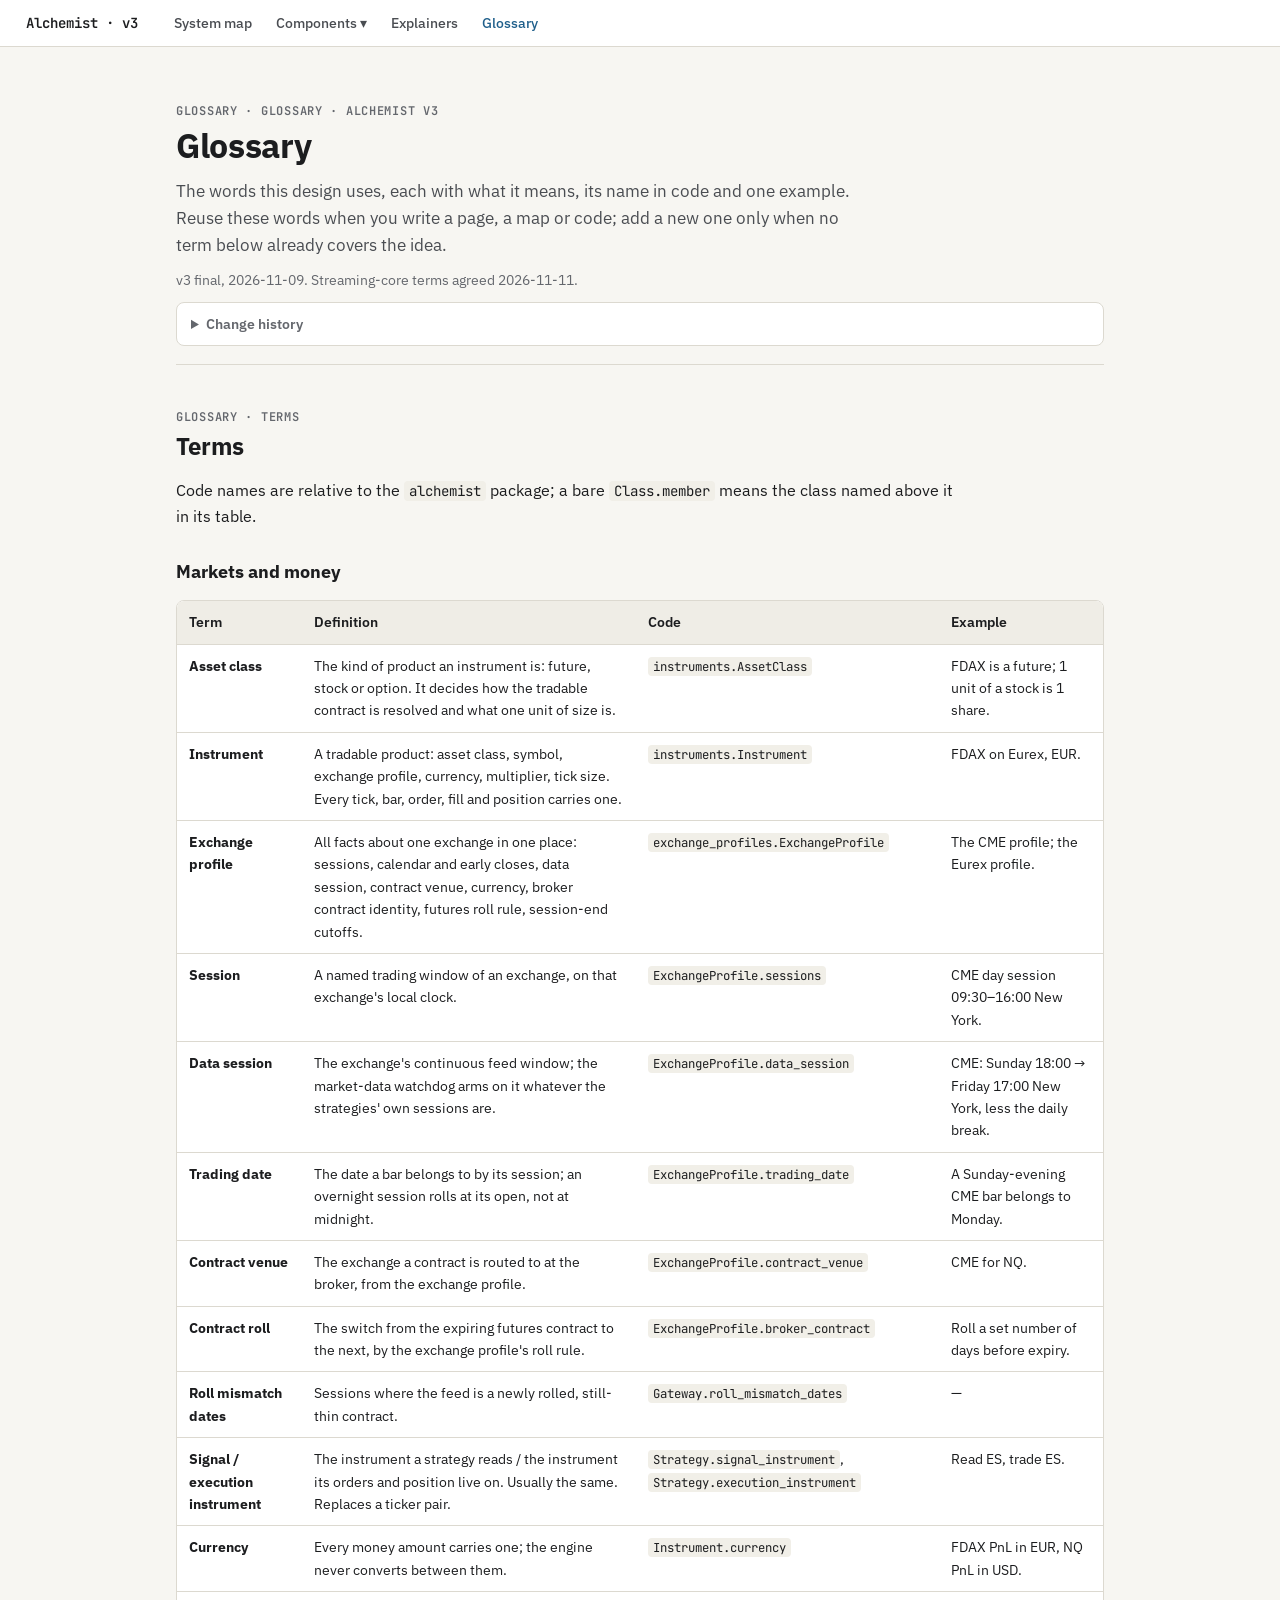
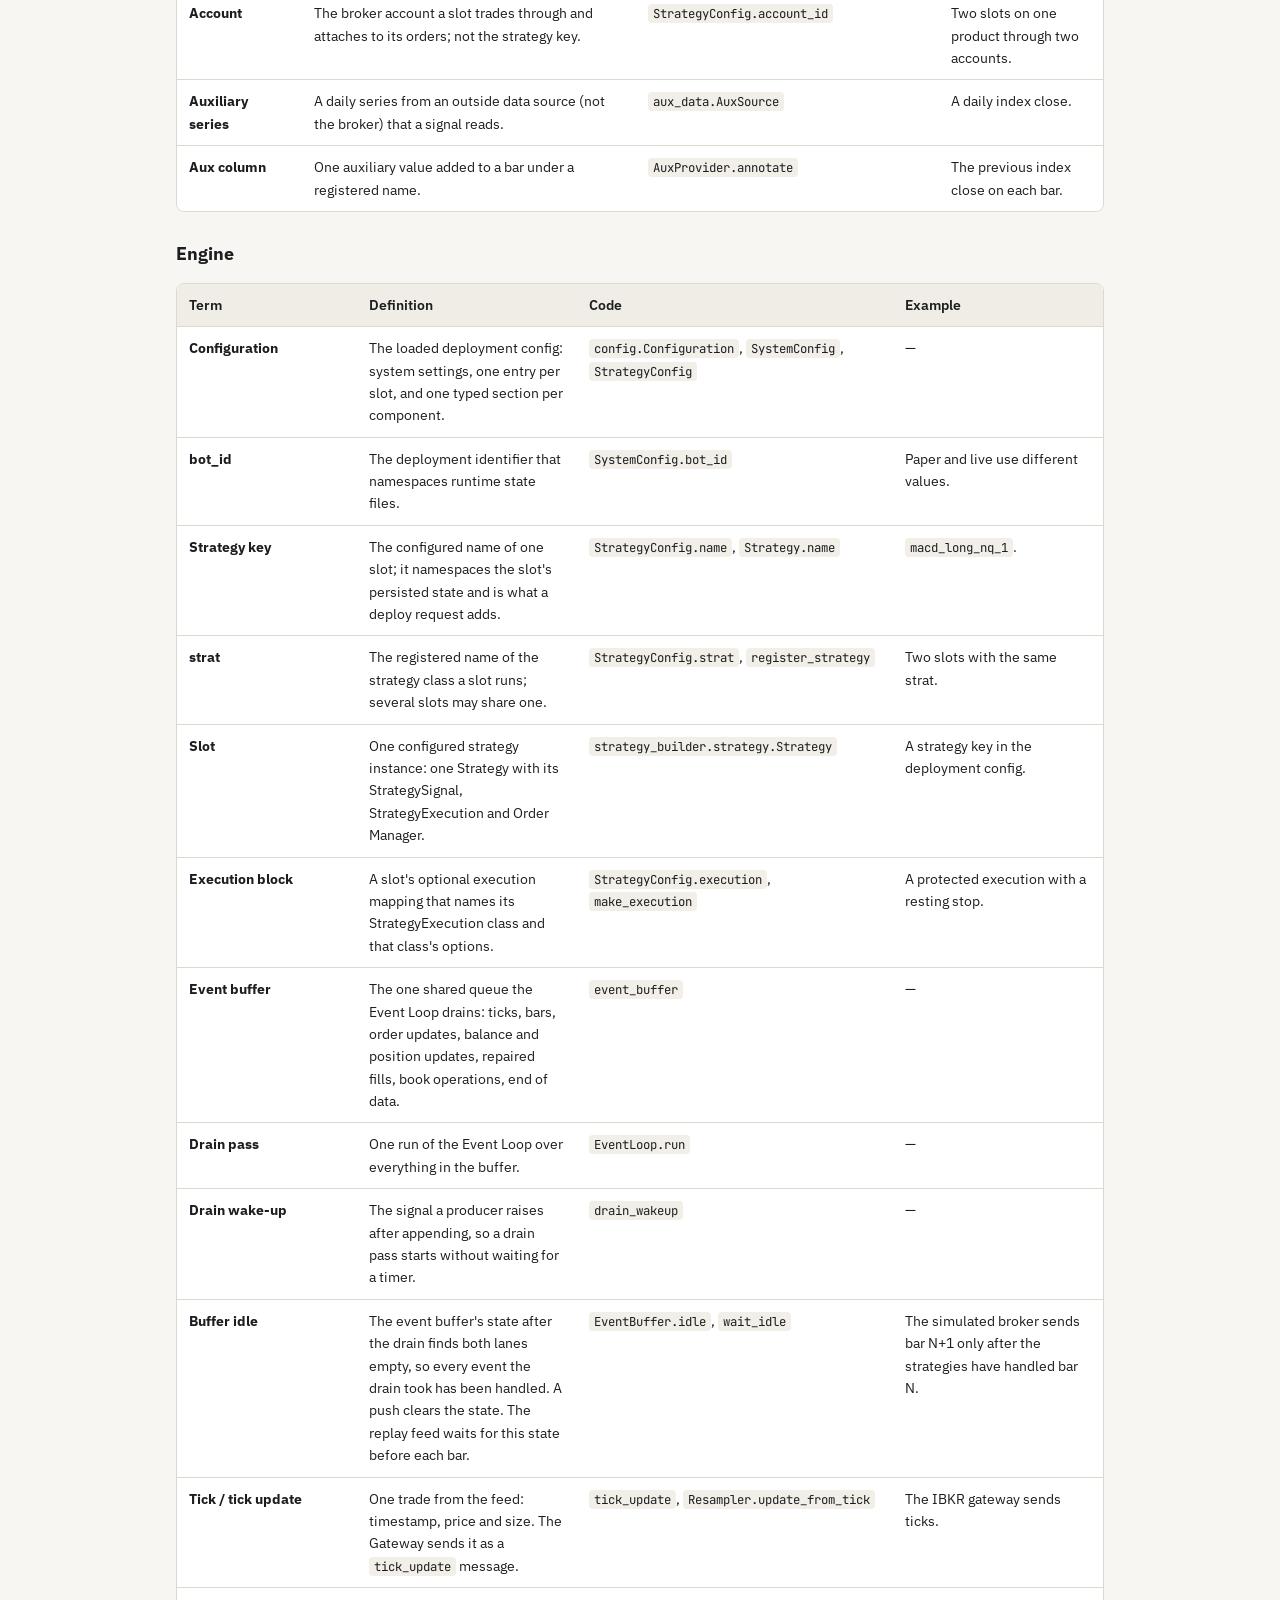
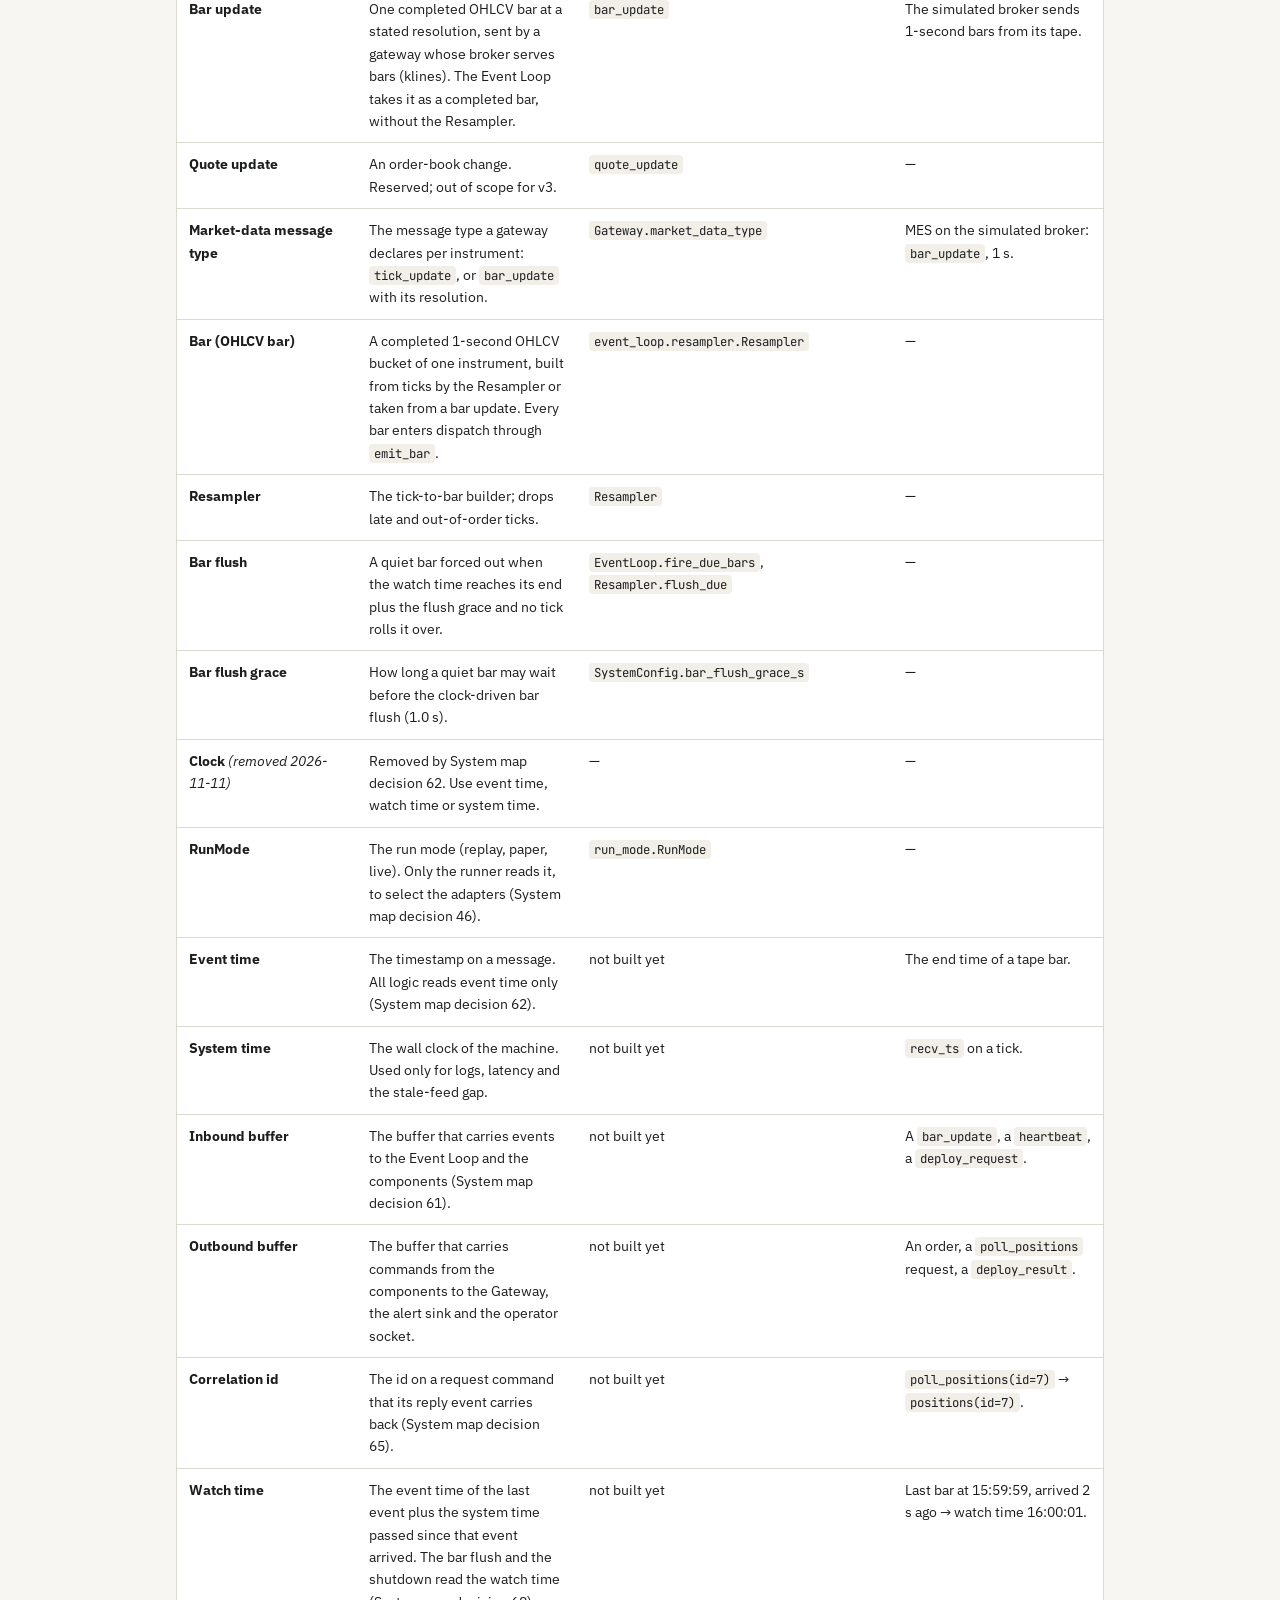
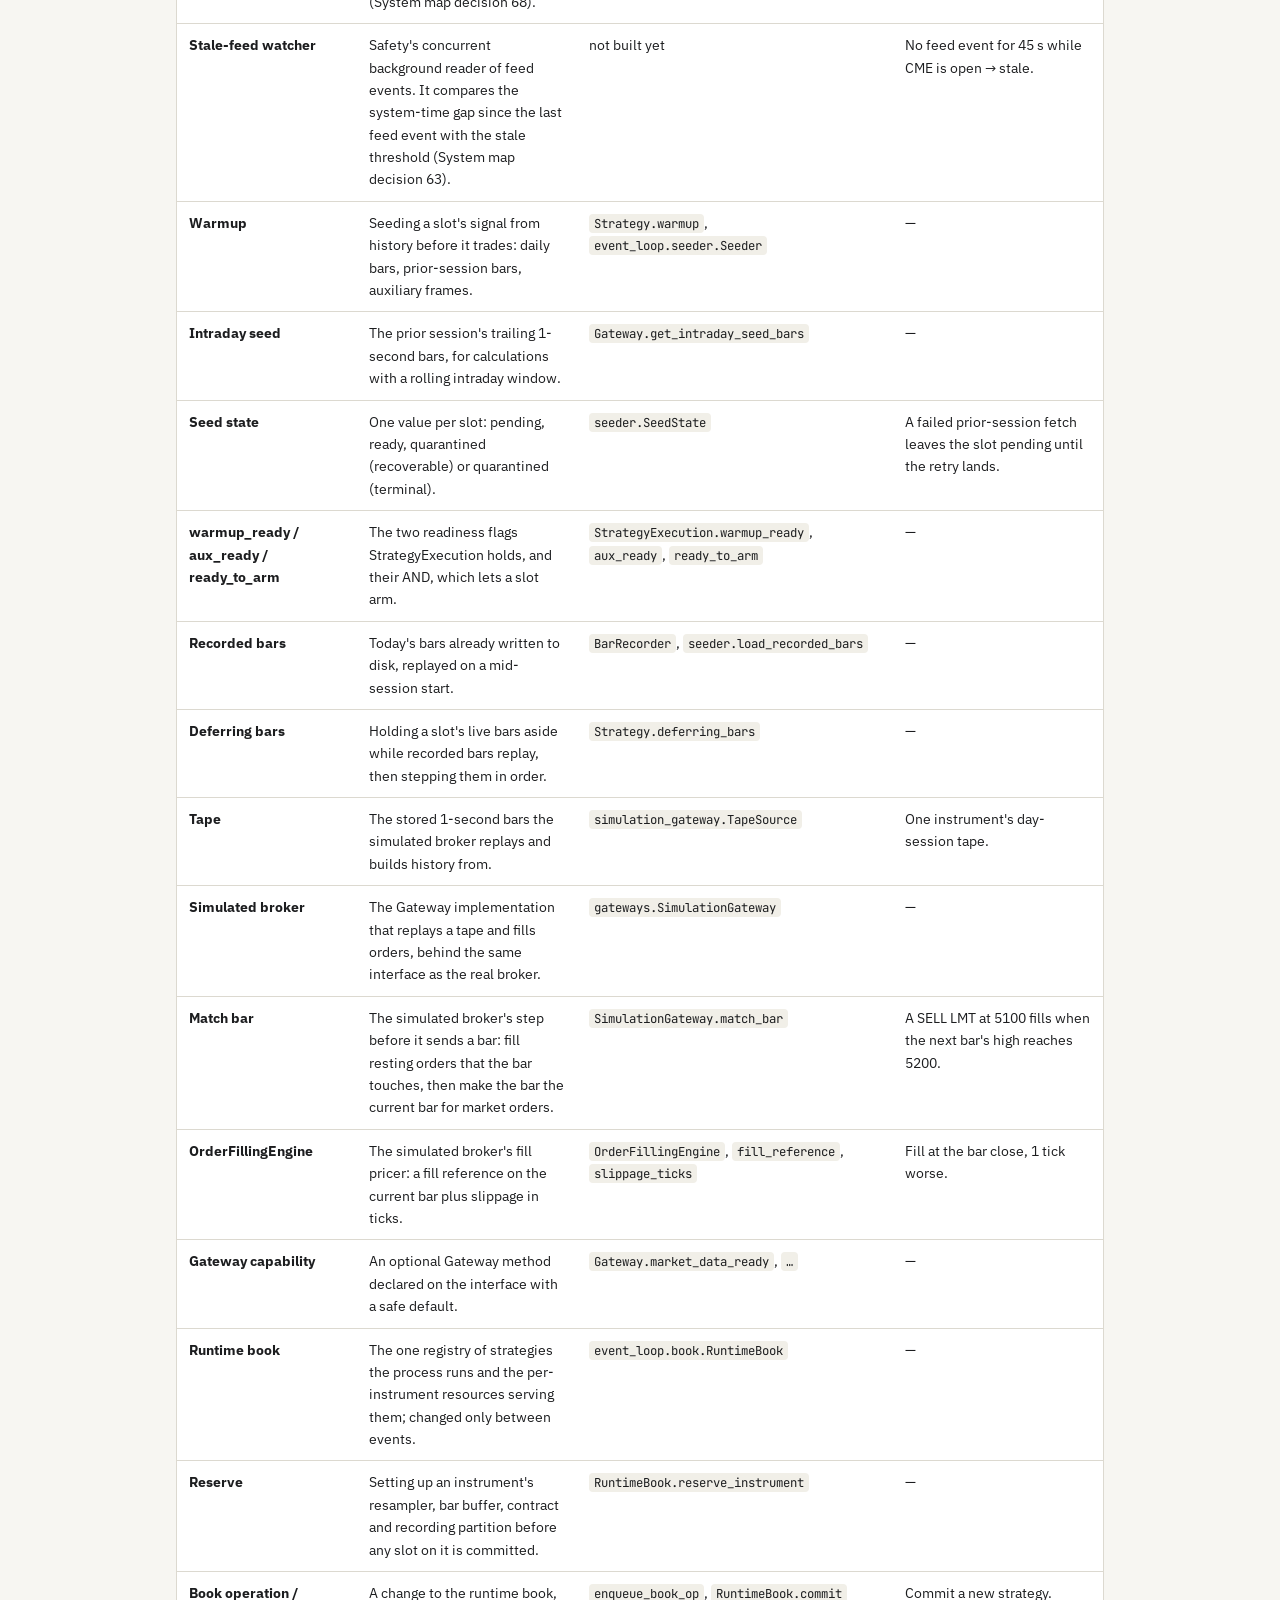
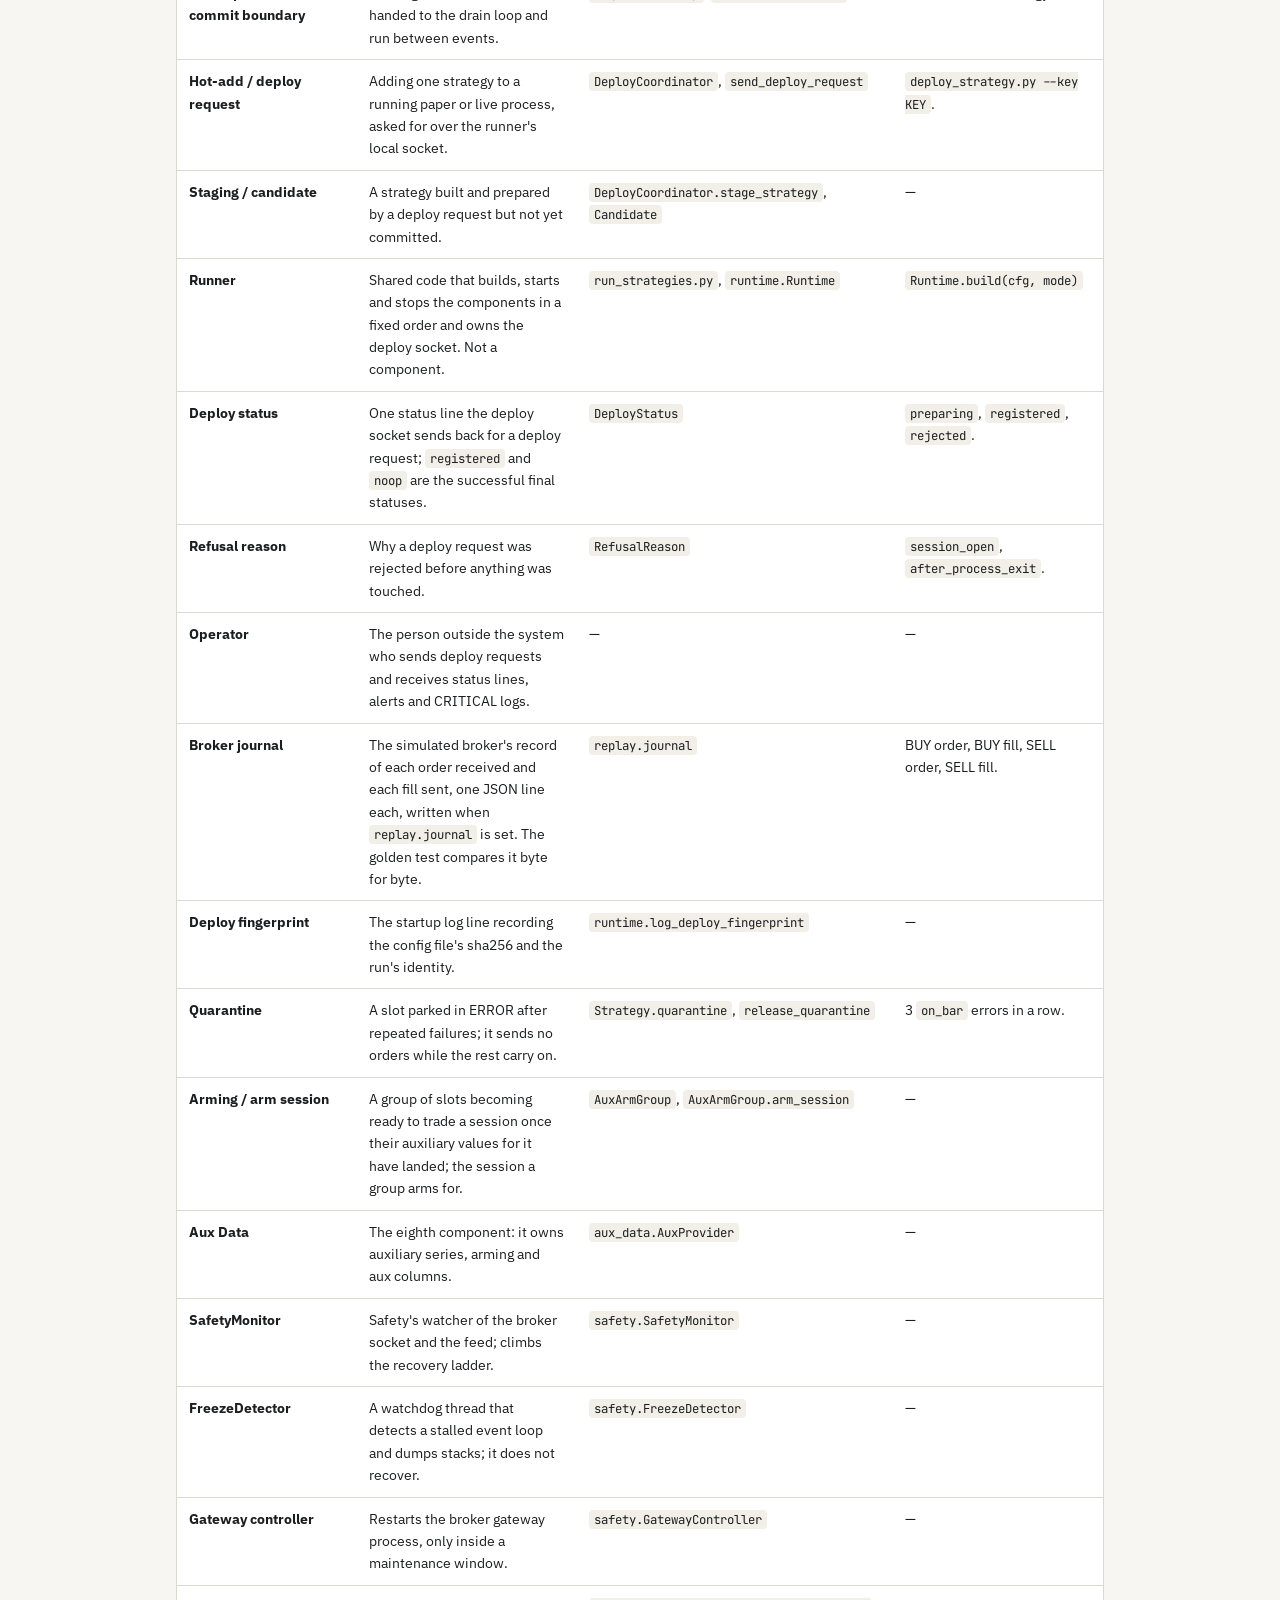
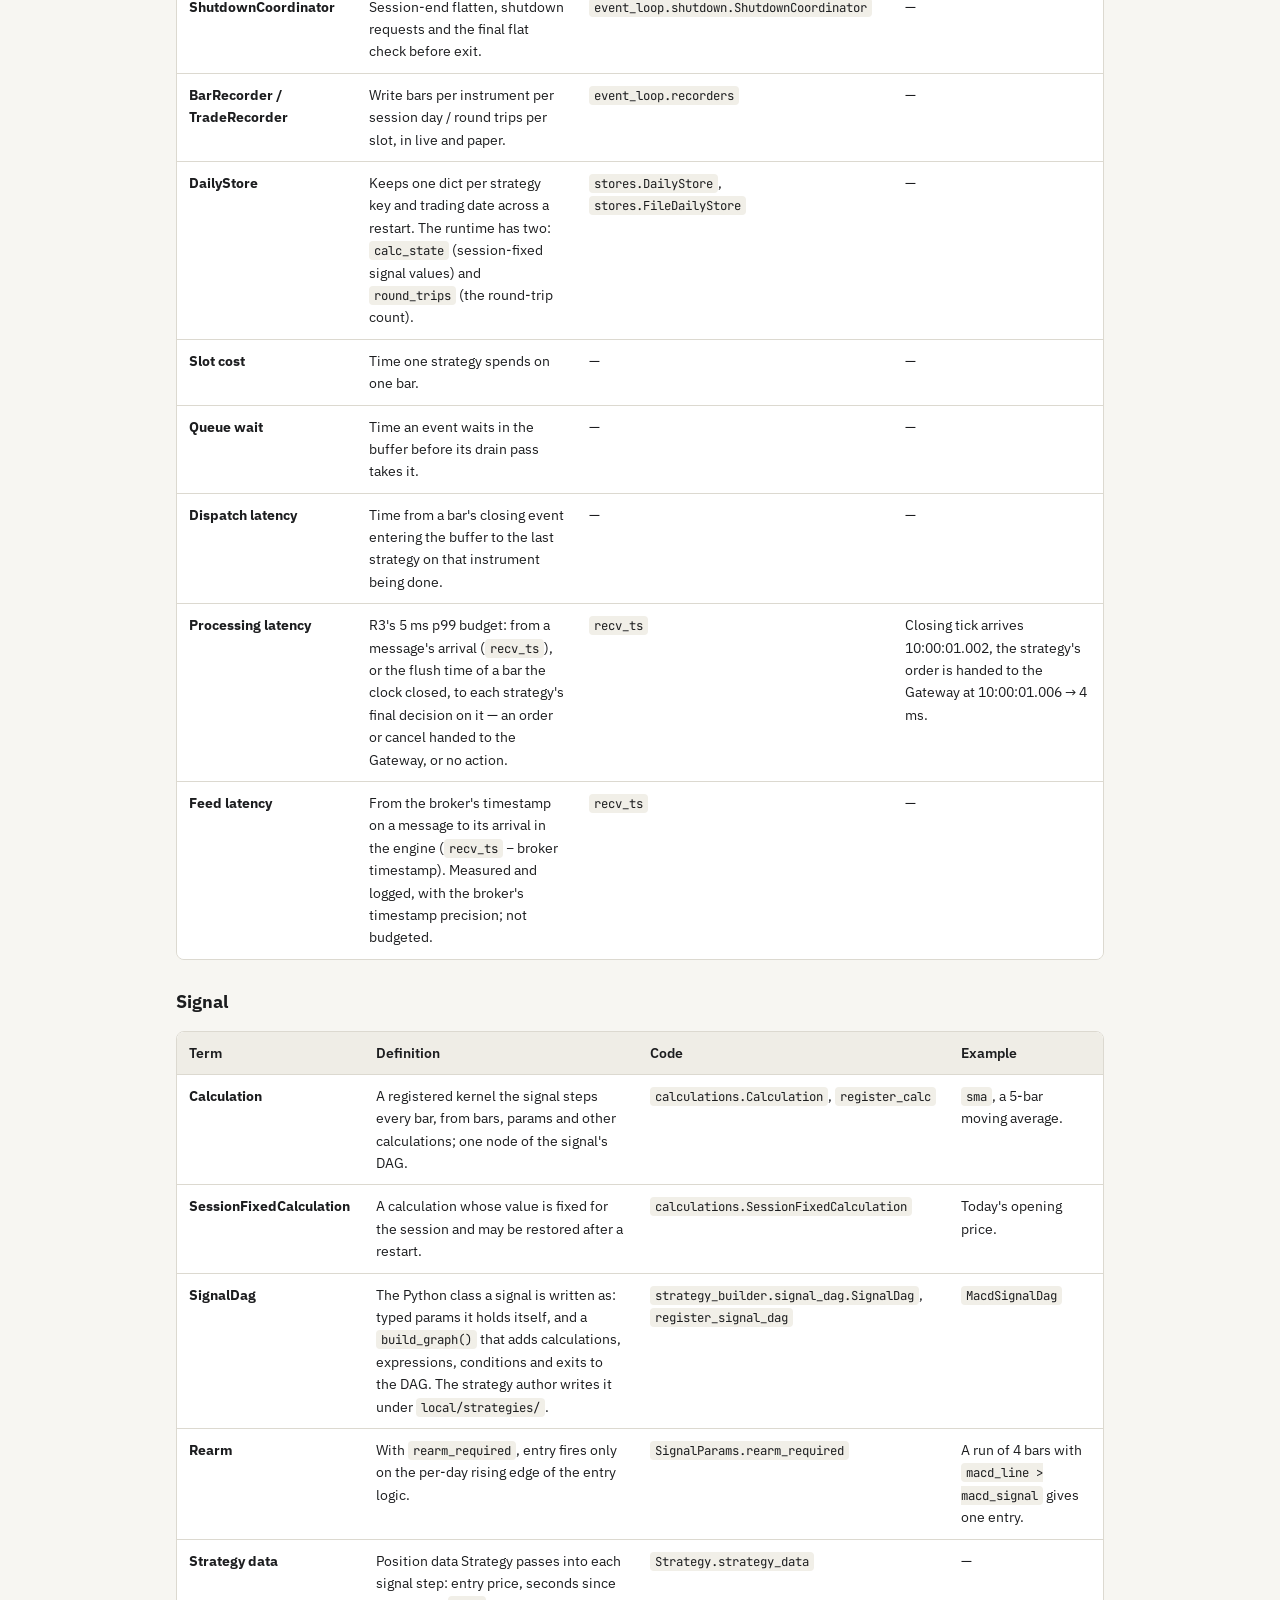
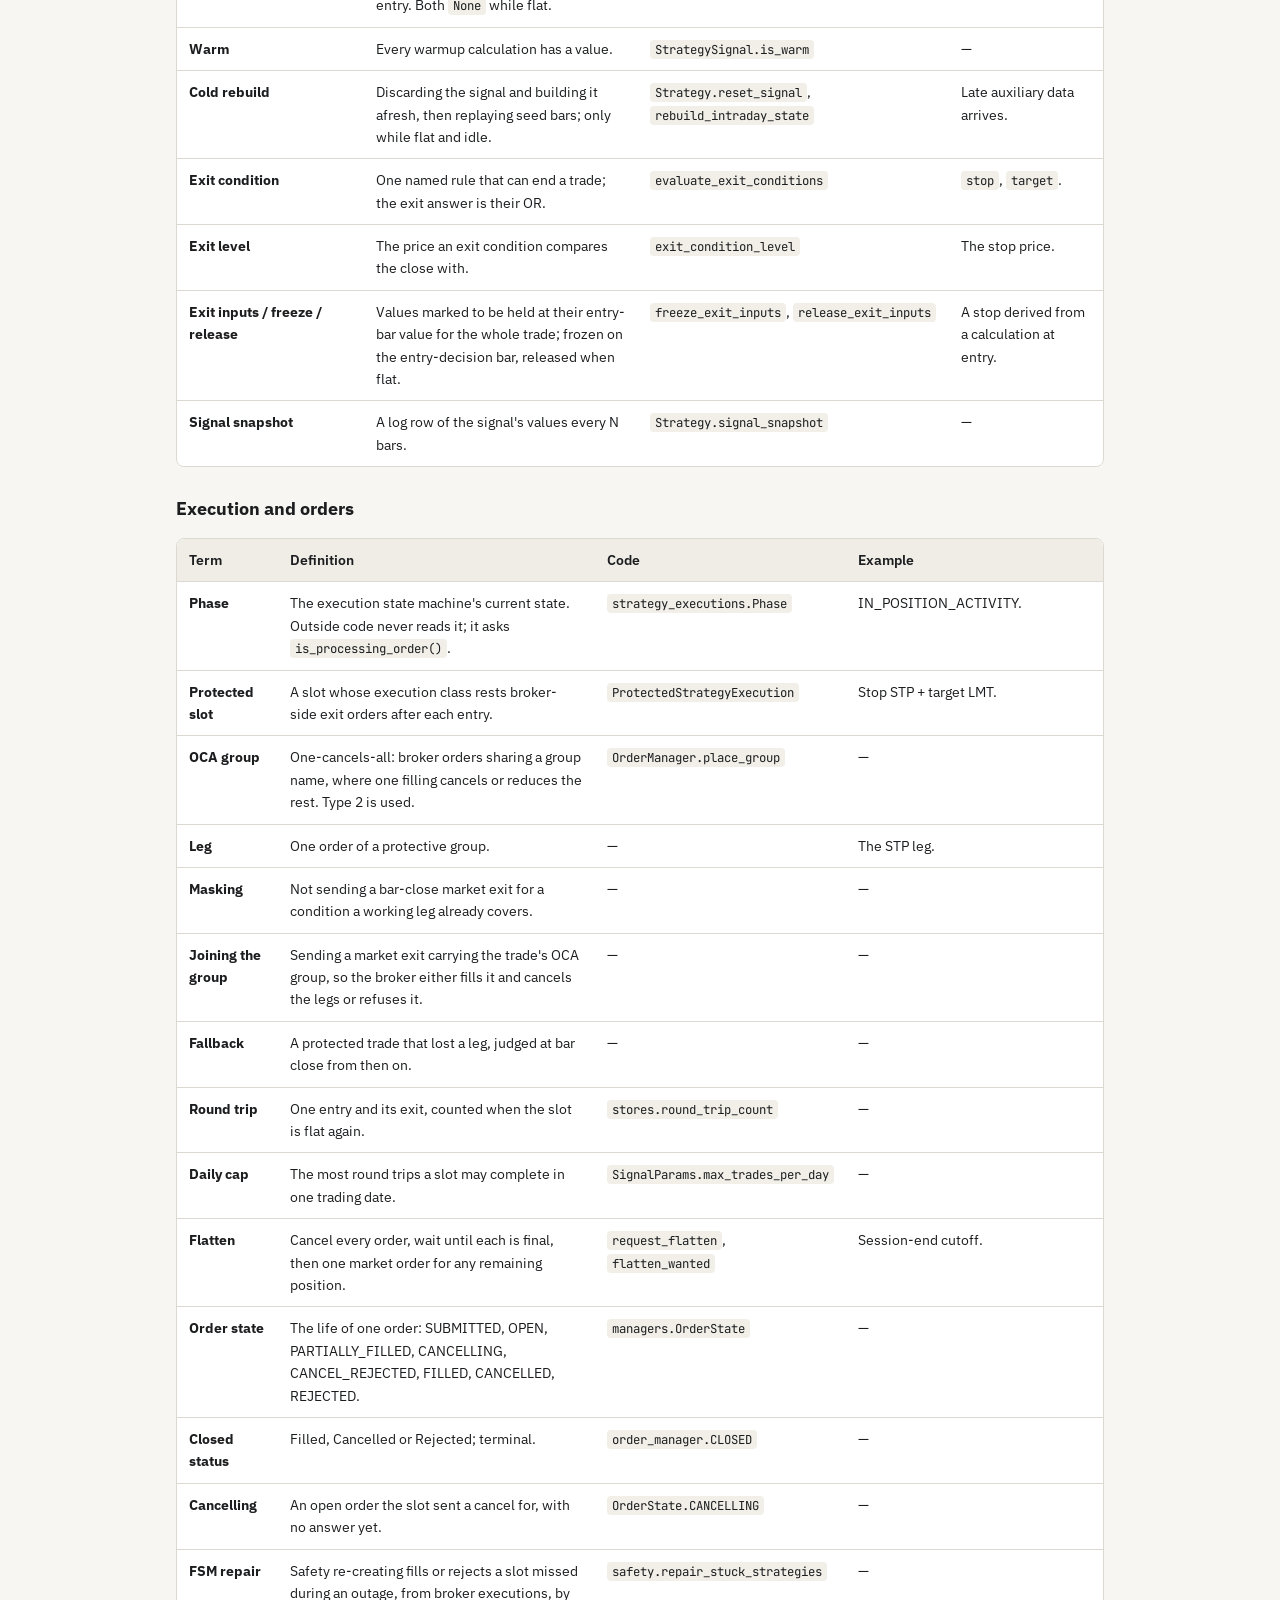
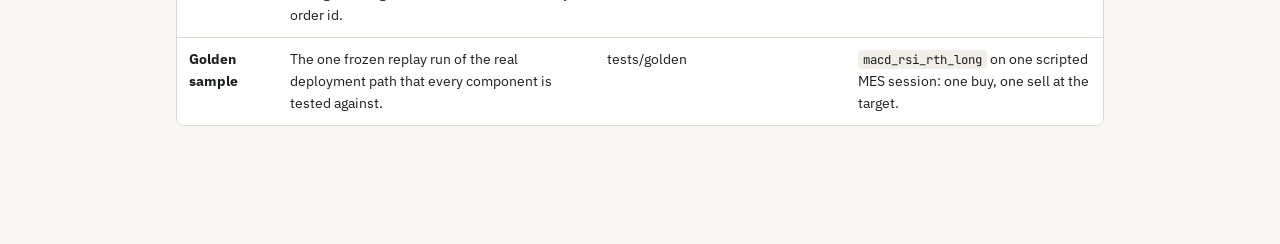
<file: system_design/v3/glossary.html>
<!doctype html>
<html lang="en">
<head>
<meta charset="utf-8">
<meta name="viewport" content="width=device-width, initial-scale=1">
<title>Alchemist v3 glossary</title>
<link rel="preconnect" href="https://fonts.googleapis.com">
<link rel="preconnect" href="https://fonts.gstatic.com" crossorigin>
<link href="https://fonts.googleapis.com/css2?family=IBM+Plex+Sans:wght@400;500;600&family=JetBrains+Mono:wght@400;600&display=swap" rel="stylesheet">
<link rel="stylesheet" href="docs.css?v=5">
</head>
<body>
<nav class="topnav">
  <a class="brand" href="index.html">Alchemist · v3</a>
  <a href="system_map.html">System map</a>
  <div class="dropdown">
    <button type="button">Components ▾</button>
    <div class="menu">
      <a href="gateway_map.html">Gateway</a>
      <a href="event_loop_map.html">Event Loop</a>
      <a href="aux_data_map.html">Aux Data</a>
      <a href="strategy_map.html">Strategy</a>
      <a href="strategy_signal_map.html">StrategySignal</a>
      <a href="strategy_execution_map.html">StrategyExecution</a>
      <a href="order_manager_map.html">Order Manager</a>
      <a href="safety_map.html">Safety</a>
    </div>
  </div>
  <a href="explainers/index.html">Explainers</a>
  <a href="glossary.html" class="active">Glossary</a>
</nav>
<div class="wrap">
<header>
<div class="eyebrow">Glossary · GLOSSARY · Alchemist v3</div>
<h1>Glossary</h1>
<div class="lede"><p>The words this design uses, each with what it means, its name in code and one example. Reuse these words when you write a page, a map or code; add a new one only when no term below already covers the idea.</p></div>
<div class="meta"><p>v3 final, 2026-11-09. Streaming-core terms agreed 2026-11-11.</p>
<details><summary>Change history</summary><ul>
<li><strong>2026-11-11</strong> — Streaming core agreed: the terms below are agreed; Clock removed; RunMode used only by the runner; Clock-driven bar flush renamed Bar flush.</li>
<li><strong>2026-11-11</strong> — Proposed terms: event time, system time, watch time, inbound buffer, outbound buffer, correlation id, stale-feed watcher. Clock and RunMode proposed for removal.</li>
<li><strong>2026-11-09</strong> — Latency is two measures: processing latency (the 5 ms budget) and feed latency. Aux Data is no longer proposed.</li>
<li><strong>2026-11-09</strong> — New terms: tick update, bar update, quote update (reserved), market-data message type, runner, operator, broker journal. Bar now covers bar updates. Examples no longer use the L-cross run.</li>
<li><strong>2026-11-07</strong> — New Code column: each term names its symbol in the skeleton code. Shared runtime terms added (configuration, strategy key, strat, account, warmup, intraday seed, readiness flags, recorded and deferring bars, fill engine, reserve, staging, deploy fingerprint, recorders, stores, order state). Renamed: Trading day → Trading date, Flush grace → Bar flush grace, Repair → FSM repair.</li>
</ul></details></div>
</header>

<section id="terms">
<div class="eyebrow">Glossary · Terms</div>
<h2>Terms</h2>
<p>Code names are relative to the <code>alchemist</code> package; a bare <code>Class.member</code> means the class named above it in its table.</p>

<h3>Markets and money</h3>
<div class="table-wrap"><table>
<thead><tr><th>Term</th><th>Definition</th><th>Code</th><th>Example</th></tr></thead>
<tbody>
<tr><td><strong>Asset class</strong></td><td>The kind of product an instrument is: future, stock or option. It decides how the tradable contract is resolved and what one unit of size is.</td><td><code>instruments.AssetClass</code></td><td>FDAX is a future; 1 unit of a stock is 1 share.</td></tr>
<tr><td><strong>Instrument</strong></td><td>A tradable product: asset class, symbol, exchange profile, currency, multiplier, tick size. Every tick, bar, order, fill and position carries one.</td><td><code>instruments.Instrument</code></td><td>FDAX on Eurex, EUR.</td></tr>
<tr><td><strong>Exchange profile</strong></td><td>All facts about one exchange in one place: sessions, calendar and early closes, data session, contract venue, currency, broker contract identity, futures roll rule, session-end cutoffs.</td><td><code>exchange_profiles.ExchangeProfile</code></td><td>The CME profile; the Eurex profile.</td></tr>
<tr><td><strong>Session</strong></td><td>A named trading window of an exchange, on that exchange's local clock.</td><td><code>ExchangeProfile.sessions</code></td><td>CME day session 09:30–16:00 New York.</td></tr>
<tr><td><strong>Data session</strong></td><td>The exchange's continuous feed window; the market-data watchdog arms on it whatever the strategies' own sessions are.</td><td><code>ExchangeProfile.data_session</code></td><td>CME: Sunday 18:00 → Friday 17:00 New York, less the daily break.</td></tr>
<tr><td><strong>Trading date</strong></td><td>The date a bar belongs to by its session; an overnight session rolls at its open, not at midnight.</td><td><code>ExchangeProfile.trading_date</code></td><td>A Sunday-evening CME bar belongs to Monday.</td></tr>
<tr><td><strong>Contract venue</strong></td><td>The exchange a contract is routed to at the broker, from the exchange profile.</td><td><code>ExchangeProfile.contract_venue</code></td><td>CME for NQ.</td></tr>
<tr><td><strong>Contract roll</strong></td><td>The switch from the expiring futures contract to the next, by the exchange profile's roll rule.</td><td><code>ExchangeProfile.broker_contract</code></td><td>Roll a set number of days before expiry.</td></tr>
<tr><td><strong>Roll mismatch dates</strong></td><td>Sessions where the feed is a newly rolled, still-thin contract.</td><td><code>Gateway.roll_mismatch_dates</code></td><td>—</td></tr>
<tr><td><strong>Signal / execution instrument</strong></td><td>The instrument a strategy reads / the instrument its orders and position live on. Usually the same. Replaces a ticker pair.</td><td><code>Strategy.signal_instrument</code>, <code>Strategy.execution_instrument</code></td><td>Read ES, trade ES.</td></tr>
<tr><td><strong>Currency</strong></td><td>Every money amount carries one; the engine never converts between them.</td><td><code>Instrument.currency</code></td><td>FDAX PnL in EUR, NQ PnL in USD.</td></tr>
<tr><td><strong>Account</strong></td><td>The broker account a slot trades through and attaches to its orders; not the strategy key.</td><td><code>StrategyConfig.account_id</code></td><td>Two slots on one product through two accounts.</td></tr>
<tr><td><strong>Auxiliary series</strong></td><td>A daily series from an outside data source (not the broker) that a signal reads.</td><td><code>aux_data.AuxSource</code></td><td>A daily index close.</td></tr>
<tr><td><strong>Aux column</strong></td><td>One auxiliary value added to a bar under a registered name.</td><td><code>AuxProvider.annotate</code></td><td>The previous index close on each bar.</td></tr>
</tbody></table></div>

<h3>Engine</h3>
<div class="table-wrap"><table>
<thead><tr><th>Term</th><th>Definition</th><th>Code</th><th>Example</th></tr></thead>
<tbody>
<tr><td><strong>Configuration</strong></td><td>The loaded deployment config: system settings, one entry per slot, and one typed section per component.</td><td><code>config.Configuration</code>, <code>SystemConfig</code>, <code>StrategyConfig</code></td><td>—</td></tr>
<tr><td><strong>bot_id</strong></td><td>The deployment identifier that namespaces runtime state files.</td><td><code>SystemConfig.bot_id</code></td><td>Paper and live use different values.</td></tr>
<tr><td><strong>Strategy key</strong></td><td>The configured name of one slot; it namespaces the slot's persisted state and is what a deploy request adds.</td><td><code>StrategyConfig.name</code>, <code>Strategy.name</code></td><td><code>macd_long_nq_1</code>.</td></tr>
<tr><td><strong>strat</strong></td><td>The registered name of the strategy class a slot runs; several slots may share one.</td><td><code>StrategyConfig.strat</code>, <code>register_strategy</code></td><td>Two slots with the same strat.</td></tr>
<tr><td><strong>Slot</strong></td><td>One configured strategy instance: one Strategy with its StrategySignal, StrategyExecution and Order Manager.</td><td><code>strategy_builder.strategy.Strategy</code></td><td>A strategy key in the deployment config.</td></tr>
<tr><td><strong>Execution block</strong></td><td>A slot's optional execution mapping that names its StrategyExecution class and that class's options.</td><td><code>StrategyConfig.execution</code>, <code>make_execution</code></td><td>A protected execution with a resting stop.</td></tr>
<tr><td><strong>Event buffer</strong></td><td>The one shared queue the Event Loop drains: ticks, bars, order updates, balance and position updates, repaired fills, book operations, end of data.</td><td><code>event_buffer</code></td><td>—</td></tr>
<tr><td><strong>Drain pass</strong></td><td>One run of the Event Loop over everything in the buffer.</td><td><code>EventLoop.run</code></td><td>—</td></tr>
<tr><td><strong>Drain wake-up</strong></td><td>The signal a producer raises after appending, so a drain pass starts without waiting for a timer.</td><td><code>drain_wakeup</code></td><td>—</td></tr>
<tr><td><strong>Buffer idle</strong></td><td>The event buffer's state after the drain finds both lanes empty, so every event the drain took has been handled. A push clears the state. The replay feed waits for this state before each bar.</td><td><code>EventBuffer.idle</code>, <code>wait_idle</code></td><td>The simulated broker sends bar N+1 only after the strategies have handled bar N.</td></tr>
<tr><td><strong>Tick / tick update</strong></td><td>One trade from the feed: timestamp, price and size. The Gateway sends it as a <code>tick_update</code> message.</td><td><code>tick_update</code>, <code>Resampler.update_from_tick</code></td><td>The IBKR gateway sends ticks.</td></tr>
<tr><td><strong>Bar update</strong></td><td>One completed OHLCV bar at a stated resolution, sent by a gateway whose broker serves bars (klines). The Event Loop takes it as a completed bar, without the Resampler.</td><td><code>bar_update</code></td><td>The simulated broker sends 1-second bars from its tape.</td></tr>
<tr><td><strong>Quote update</strong></td><td>An order-book change. Reserved; out of scope for v3.</td><td><code>quote_update</code></td><td>—</td></tr>
<tr><td><strong>Market-data message type</strong></td><td>The message type a gateway declares per instrument: <code>tick_update</code>, or <code>bar_update</code> with its resolution.</td><td><code>Gateway.market_data_type</code></td><td>MES on the simulated broker: <code>bar_update</code>, 1 s.</td></tr>
<tr><td><strong>Bar (OHLCV bar)</strong></td><td>A completed 1-second OHLCV bucket of one instrument, built from ticks by the Resampler or taken from a bar update. Every bar enters dispatch through <code>emit_bar</code>.</td><td><code>event_loop.resampler.Resampler</code></td><td>—</td></tr>
<tr><td><strong>Resampler</strong></td><td>The tick-to-bar builder; drops late and out-of-order ticks.</td><td><code>Resampler</code></td><td>—</td></tr>
<tr><td><strong>Bar flush</strong></td><td>A quiet bar forced out when the watch time reaches its end plus the flush grace and no tick rolls it over.</td><td><code>EventLoop.fire_due_bars</code>, <code>Resampler.flush_due</code></td><td>—</td></tr>
<tr><td><strong>Bar flush grace</strong></td><td>How long a quiet bar may wait before the clock-driven bar flush (1.0 s).</td><td><code>SystemConfig.bar_flush_grace_s</code></td><td>—</td></tr>
<tr><td><strong>Clock</strong> <em>(removed 2026-11-11)</em></td><td>Removed by System map decision 62. Use event time, watch time or system time.</td><td>—</td><td>—</td></tr>
<tr><td><strong>RunMode</strong></td><td>The run mode (replay, paper, live). Only the runner reads it, to select the adapters (System map decision 46).</td><td><code>run_mode.RunMode</code></td><td>—</td></tr>
<tr><td><strong>Event time</strong></td><td>The timestamp on a message. All logic reads event time only (System map decision 62).</td><td>not built yet</td><td>The end time of a tape bar.</td></tr>
<tr><td><strong>System time</strong></td><td>The wall clock of the machine. Used only for logs, latency and the stale-feed gap.</td><td>not built yet</td><td><code>recv_ts</code> on a tick.</td></tr>
<tr><td><strong>Inbound buffer</strong></td><td>The buffer that carries events to the Event Loop and the components (System map decision 61).</td><td>not built yet</td><td>A <code>bar_update</code>, a <code>heartbeat</code>, a <code>deploy_request</code>.</td></tr>
<tr><td><strong>Outbound buffer</strong></td><td>The buffer that carries commands from the components to the Gateway, the alert sink and the operator socket.</td><td>not built yet</td><td>An order, a <code>poll_positions</code> request, a <code>deploy_result</code>.</td></tr>
<tr><td><strong>Correlation id</strong></td><td>The id on a request command that its reply event carries back (System map decision 65).</td><td>not built yet</td><td><code>poll_positions(id=7)</code> → <code>positions(id=7)</code>.</td></tr>
<tr><td><strong>Watch time</strong></td><td>The event time of the last event plus the system time passed since that event arrived. The bar flush and the shutdown read the watch time (System map decision 68).</td><td>not built yet</td><td>Last bar at 15:59:59, arrived 2 s ago → watch time 16:00:01.</td></tr>
<tr><td><strong>Stale-feed watcher</strong></td><td>Safety's concurrent background reader of feed events. It compares the system-time gap since the last feed event with the stale threshold (System map decision 63).</td><td>not built yet</td><td>No feed event for 45 s while CME is open → stale.</td></tr>
<tr><td><strong>Warmup</strong></td><td>Seeding a slot's signal from history before it trades: daily bars, prior-session bars, auxiliary frames.</td><td><code>Strategy.warmup</code>, <code>event_loop.seeder.Seeder</code></td><td>—</td></tr>
<tr><td><strong>Intraday seed</strong></td><td>The prior session's trailing 1-second bars, for calculations with a rolling intraday window.</td><td><code>Gateway.get_intraday_seed_bars</code></td><td>—</td></tr>
<tr><td><strong>Seed state</strong></td><td>One value per slot: pending, ready, quarantined (recoverable) or quarantined (terminal).</td><td><code>seeder.SeedState</code></td><td>A failed prior-session fetch leaves the slot pending until the retry lands.</td></tr>
<tr><td><strong>warmup_ready / aux_ready / ready_to_arm</strong></td><td>The two readiness flags StrategyExecution holds, and their AND, which lets a slot arm.</td><td><code>StrategyExecution.warmup_ready</code>, <code>aux_ready</code>, <code>ready_to_arm</code></td><td>—</td></tr>
<tr><td><strong>Recorded bars</strong></td><td>Today's bars already written to disk, replayed on a mid-session start.</td><td><code>BarRecorder</code>, <code>seeder.load_recorded_bars</code></td><td>—</td></tr>
<tr><td><strong>Deferring bars</strong></td><td>Holding a slot's live bars aside while recorded bars replay, then stepping them in order.</td><td><code>Strategy.deferring_bars</code></td><td>—</td></tr>
<tr><td><strong>Tape</strong></td><td>The stored 1-second bars the simulated broker replays and builds history from.</td><td><code>simulation_gateway.TapeSource</code></td><td>One instrument's day-session tape.</td></tr>
<tr><td><strong>Simulated broker</strong></td><td>The Gateway implementation that replays a tape and fills orders, behind the same interface as the real broker.</td><td><code>gateways.SimulationGateway</code></td><td>—</td></tr>
<tr><td><strong>Match bar</strong></td><td>The simulated broker's step before it sends a bar: fill resting orders that the bar touches, then make the bar the current bar for market orders.</td><td><code>SimulationGateway.match_bar</code></td><td>A SELL LMT at 5100 fills when the next bar's high reaches 5200.</td></tr>
<tr><td><strong>OrderFillingEngine</strong></td><td>The simulated broker's fill pricer: a fill reference on the current bar plus slippage in ticks.</td><td><code>OrderFillingEngine</code>, <code>fill_reference</code>, <code>slippage_ticks</code></td><td>Fill at the bar close, 1 tick worse.</td></tr>
<tr><td><strong>Gateway capability</strong></td><td>An optional Gateway method declared on the interface with a safe default.</td><td><code>Gateway.market_data_ready</code>, <code>…</code></td><td>—</td></tr>
<tr><td><strong>Runtime book</strong></td><td>The one registry of strategies the process runs and the per-instrument resources serving them; changed only between events.</td><td><code>event_loop.book.RuntimeBook</code></td><td>—</td></tr>
<tr><td><strong>Reserve</strong></td><td>Setting up an instrument's resampler, bar buffer, contract and recording partition before any slot on it is committed.</td><td><code>RuntimeBook.reserve_instrument</code></td><td>—</td></tr>
<tr><td><strong>Book operation / commit boundary</strong></td><td>A change to the runtime book, handed to the drain loop and run between events.</td><td><code>enqueue_book_op</code>, <code>RuntimeBook.commit</code></td><td>Commit a new strategy.</td></tr>
<tr><td><strong>Hot-add / deploy request</strong></td><td>Adding one strategy to a running paper or live process, asked for over the runner's local socket.</td><td><code>DeployCoordinator</code>, <code>send_deploy_request</code></td><td><code>deploy_strategy.py --key KEY</code>.</td></tr>
<tr><td><strong>Staging / candidate</strong></td><td>A strategy built and prepared by a deploy request but not yet committed.</td><td><code>DeployCoordinator.stage_strategy</code>, <code>Candidate</code></td><td>—</td></tr>
<tr><td><strong>Runner</strong></td><td>Shared code that builds, starts and stops the components in a fixed order and owns the deploy socket. Not a component.</td><td><code>run_strategies.py</code>, <code>runtime.Runtime</code></td><td><code>Runtime.build(cfg, mode)</code></td></tr>
<tr><td><strong>Deploy status</strong></td><td>One status line the deploy socket sends back for a deploy request; <code>registered</code> and <code>noop</code> are the successful final statuses.</td><td><code>DeployStatus</code></td><td><code>preparing</code>, <code>registered</code>, <code>rejected</code>.</td></tr>
<tr><td><strong>Refusal reason</strong></td><td>Why a deploy request was rejected before anything was touched.</td><td><code>RefusalReason</code></td><td><code>session_open</code>, <code>after_process_exit</code>.</td></tr>
<tr><td><strong>Operator</strong></td><td>The person outside the system who sends deploy requests and receives status lines, alerts and CRITICAL logs.</td><td>—</td><td>—</td></tr>
<tr><td><strong>Broker journal</strong></td><td>The simulated broker's record of each order received and each fill sent, one JSON line each, written when <code>replay.journal</code> is set. The golden test compares it byte for byte.</td><td><code>replay.journal</code></td><td>BUY order, BUY fill, SELL order, SELL fill.</td></tr>
<tr><td><strong>Deploy fingerprint</strong></td><td>The startup log line recording the config file's sha256 and the run's identity.</td><td><code>runtime.log_deploy_fingerprint</code></td><td>—</td></tr>
<tr><td><strong>Quarantine</strong></td><td>A slot parked in ERROR after repeated failures; it sends no orders while the rest carry on.</td><td><code>Strategy.quarantine</code>, <code>release_quarantine</code></td><td>3 <code>on_bar</code> errors in a row.</td></tr>
<tr><td><strong>Arming / arm session</strong></td><td>A group of slots becoming ready to trade a session once their auxiliary values for it have landed; the session a group arms for.</td><td><code>AuxArmGroup</code>, <code>AuxArmGroup.arm_session</code></td><td>—</td></tr>
<tr><td><strong>Aux Data</strong></td><td>The eighth component: it owns auxiliary series, arming and aux columns.</td><td><code>aux_data.AuxProvider</code></td><td>—</td></tr>
<tr><td><strong>SafetyMonitor</strong></td><td>Safety's watcher of the broker socket and the feed; climbs the recovery ladder.</td><td><code>safety.SafetyMonitor</code></td><td>—</td></tr>
<tr><td><strong>FreezeDetector</strong></td><td>A watchdog thread that detects a stalled event loop and dumps stacks; it does not recover.</td><td><code>safety.FreezeDetector</code></td><td>—</td></tr>
<tr><td><strong>Gateway controller</strong></td><td>Restarts the broker gateway process, only inside a maintenance window.</td><td><code>safety.GatewayController</code></td><td>—</td></tr>
<tr><td><strong>ShutdownCoordinator</strong></td><td>Session-end flatten, shutdown requests and the final flat check before exit.</td><td><code>event_loop.shutdown.ShutdownCoordinator</code></td><td>—</td></tr>
<tr><td><strong>BarRecorder / TradeRecorder</strong></td><td>Write bars per instrument per session day / round trips per slot, in live and paper.</td><td><code>event_loop.recorders</code></td><td>—</td></tr>
<tr><td><strong>DailyStore</strong></td><td>Keeps one dict per strategy key and trading date across a restart. The runtime has two: <code>calc_state</code> (session-fixed signal values) and <code>round_trips</code> (the round-trip count).</td><td><code>stores.DailyStore</code>, <code>stores.FileDailyStore</code></td><td>—</td></tr>
<tr><td><strong>Slot cost</strong></td><td>Time one strategy spends on one bar.</td><td>—</td><td>—</td></tr>
<tr><td><strong>Queue wait</strong></td><td>Time an event waits in the buffer before its drain pass takes it.</td><td>—</td><td>—</td></tr>
<tr><td><strong>Dispatch latency</strong></td><td>Time from a bar's closing event entering the buffer to the last strategy on that instrument being done.</td><td>—</td><td>—</td></tr>
<tr><td><strong>Processing latency</strong></td><td>R3's 5 ms p99 budget: from a message's arrival (<code>recv_ts</code>), or the flush time of a bar the clock closed, to each strategy's final decision on it — an order or cancel handed to the Gateway, or no action.</td><td><code>recv_ts</code></td><td>Closing tick arrives 10:00:01.002, the strategy's order is handed to the Gateway at 10:00:01.006 → 4 ms.</td></tr>
<tr><td><strong>Feed latency</strong></td><td>From the broker's timestamp on a message to its arrival in the engine (<code>recv_ts</code> − broker timestamp). Measured and logged, with the broker's timestamp precision; not budgeted.</td><td><code>recv_ts</code></td><td>—</td></tr>
</tbody></table></div>

<h3>Signal</h3>
<div class="table-wrap"><table>
<thead><tr><th>Term</th><th>Definition</th><th>Code</th><th>Example</th></tr></thead>
<tbody>
<tr><td><strong>Calculation</strong></td><td>A registered kernel the signal steps every bar, from bars, params and other calculations; one node of the signal's DAG.</td><td><code>calculations.Calculation</code>, <code>register_calc</code></td><td><code>sma</code>, a 5-bar moving average.</td></tr>
<tr><td><strong>SessionFixedCalculation</strong></td><td>A calculation whose value is fixed for the session and may be restored after a restart.</td><td><code>calculations.SessionFixedCalculation</code></td><td>Today's opening price.</td></tr>
<tr><td><strong>SignalDag</strong></td><td>The Python class a signal is written as: typed params it holds itself, and a <code>build_graph()</code> that adds calculations, expressions, conditions and exits to the DAG. The strategy author writes it under <code>local/strategies/</code>.</td><td><code>strategy_builder.signal_dag.SignalDag</code>, <code>register_signal_dag</code></td><td><code>MacdSignalDag</code></td></tr>
<tr><td><strong>Rearm</strong></td><td>With <code>rearm_required</code>, entry fires only on the per-day rising edge of the entry logic.</td><td><code>SignalParams.rearm_required</code></td><td>A run of 4 bars with <code>macd_line &gt; macd_signal</code> gives one entry.</td></tr>
<tr><td><strong>Strategy data</strong></td><td>Position data Strategy passes into each signal step: entry price, seconds since entry. Both <code>None</code> while flat.</td><td><code>Strategy.strategy_data</code></td><td>—</td></tr>
<tr><td><strong>Warm</strong></td><td>Every warmup calculation has a value.</td><td><code>StrategySignal.is_warm</code></td><td>—</td></tr>
<tr><td><strong>Cold rebuild</strong></td><td>Discarding the signal and building it afresh, then replaying seed bars; only while flat and idle.</td><td><code>Strategy.reset_signal</code>, <code>rebuild_intraday_state</code></td><td>Late auxiliary data arrives.</td></tr>
<tr><td><strong>Exit condition</strong></td><td>One named rule that can end a trade; the exit answer is their OR.</td><td><code>evaluate_exit_conditions</code></td><td><code>stop</code>, <code>target</code>.</td></tr>
<tr><td><strong>Exit level</strong></td><td>The price an exit condition compares the close with.</td><td><code>exit_condition_level</code></td><td>The stop price.</td></tr>
<tr><td><strong>Exit inputs / freeze / release</strong></td><td>Values marked to be held at their entry-bar value for the whole trade; frozen on the entry-decision bar, released when flat.</td><td><code>freeze_exit_inputs</code>, <code>release_exit_inputs</code></td><td>A stop derived from a calculation at entry.</td></tr>
<tr><td><strong>Signal snapshot</strong></td><td>A log row of the signal's values every N bars.</td><td><code>Strategy.signal_snapshot</code></td><td>—</td></tr>
</tbody></table></div>

<h3>Execution and orders</h3>
<div class="table-wrap"><table>
<thead><tr><th>Term</th><th>Definition</th><th>Code</th><th>Example</th></tr></thead>
<tbody>
<tr><td><strong>Phase</strong></td><td>The execution state machine's current state. Outside code never reads it; it asks <code>is_processing_order()</code>.</td><td><code>strategy_executions.Phase</code></td><td>IN_POSITION_ACTIVITY.</td></tr>
<tr><td><strong>Protected slot</strong></td><td>A slot whose execution class rests broker-side exit orders after each entry.</td><td><code>ProtectedStrategyExecution</code></td><td>Stop STP + target LMT.</td></tr>
<tr><td><strong>OCA group</strong></td><td>One-cancels-all: broker orders sharing a group name, where one filling cancels or reduces the rest. Type 2 is used.</td><td><code>OrderManager.place_group</code></td><td>—</td></tr>
<tr><td><strong>Leg</strong></td><td>One order of a protective group.</td><td>—</td><td>The STP leg.</td></tr>
<tr><td><strong>Masking</strong></td><td>Not sending a bar-close market exit for a condition a working leg already covers.</td><td>—</td><td>—</td></tr>
<tr><td><strong>Joining the group</strong></td><td>Sending a market exit carrying the trade's OCA group, so the broker either fills it and cancels the legs or refuses it.</td><td>—</td><td>—</td></tr>
<tr><td><strong>Fallback</strong></td><td>A protected trade that lost a leg, judged at bar close from then on.</td><td>—</td><td>—</td></tr>
<tr><td><strong>Round trip</strong></td><td>One entry and its exit, counted when the slot is flat again.</td><td><code>stores.round_trip_count</code></td><td>—</td></tr>
<tr><td><strong>Daily cap</strong></td><td>The most round trips a slot may complete in one trading date.</td><td><code>SignalParams.max_trades_per_day</code></td><td>—</td></tr>
<tr><td><strong>Flatten</strong></td><td>Cancel every order, wait until each is final, then one market order for any remaining position.</td><td><code>request_flatten</code>, <code>flatten_wanted</code></td><td>Session-end cutoff.</td></tr>
<tr><td><strong>Order state</strong></td><td>The life of one order: SUBMITTED, OPEN, PARTIALLY_FILLED, CANCELLING, CANCEL_REJECTED, FILLED, CANCELLED, REJECTED.</td><td><code>managers.OrderState</code></td><td>—</td></tr>
<tr><td><strong>Closed status</strong></td><td>Filled, Cancelled or Rejected; terminal.</td><td><code>order_manager.CLOSED</code></td><td>—</td></tr>
<tr><td><strong>Cancelling</strong></td><td>An open order the slot sent a cancel for, with no answer yet.</td><td><code>OrderState.CANCELLING</code></td><td>—</td></tr>
<tr><td><strong>FSM repair</strong></td><td>Safety re-creating fills or rejects a slot missed during an outage, from broker executions, by order id.</td><td><code>safety.repair_stuck_strategies</code></td><td>—</td></tr>
<tr><td><strong>Golden sample</strong></td><td>The one frozen replay run of the real deployment path that every component is tested against.</td><td>tests/golden</td><td><code>macd_rsi_rth_long</code> on one scripted MES session: one buy, one sell at the target.</td></tr>
</tbody></table></div>
</section>
</div>
</body>
</html>
</file>
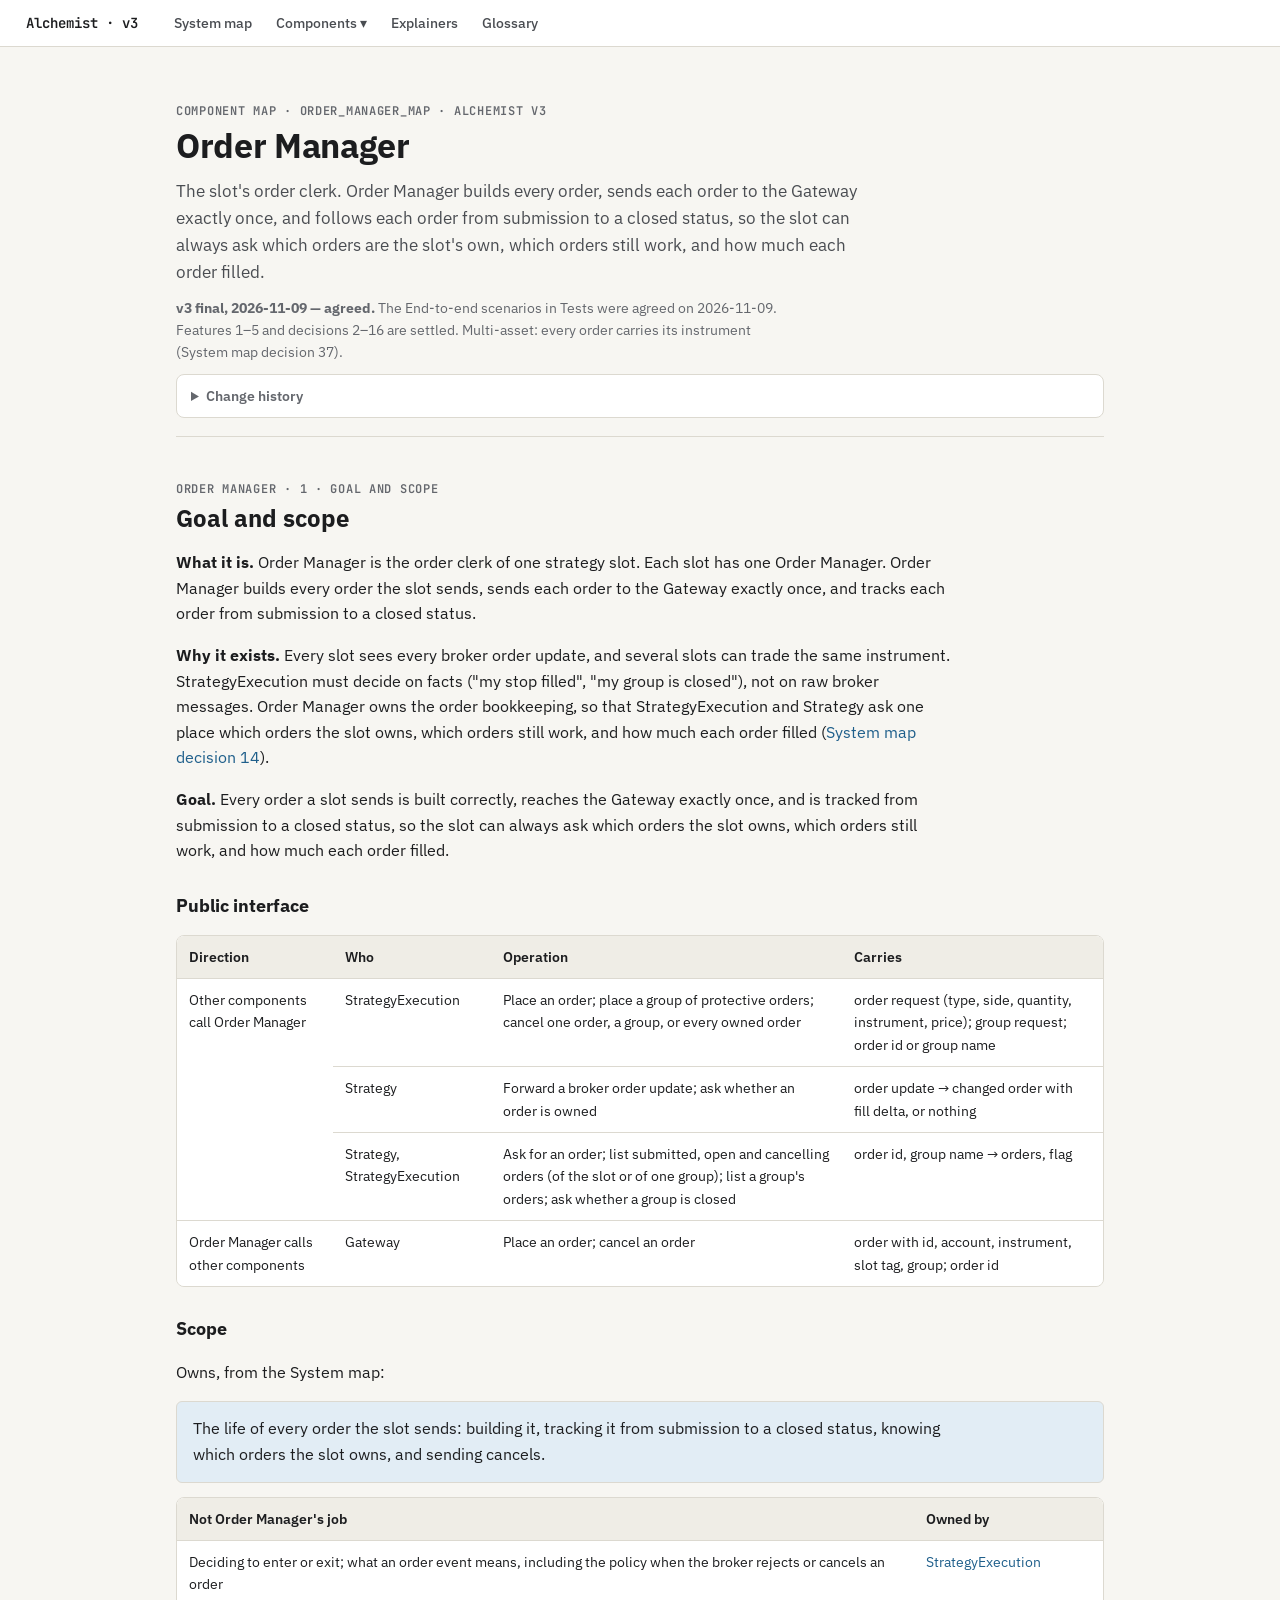
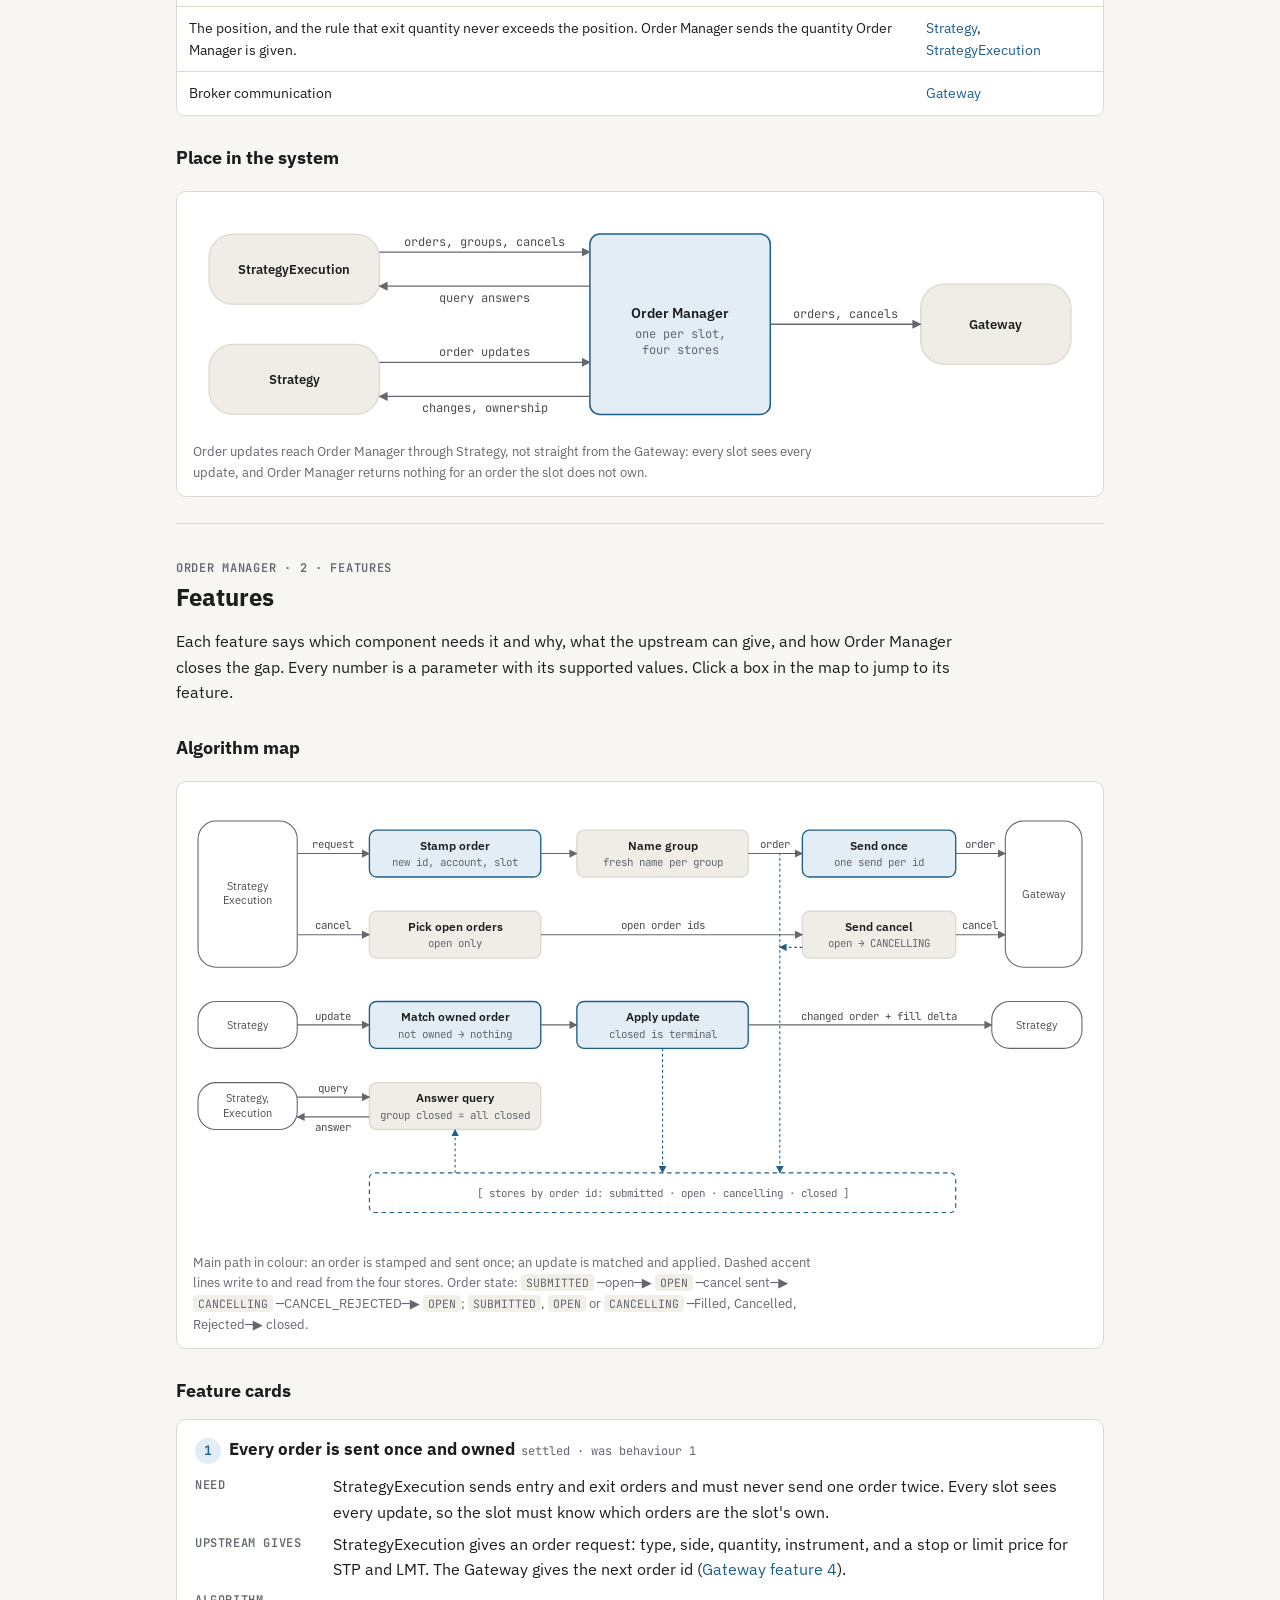
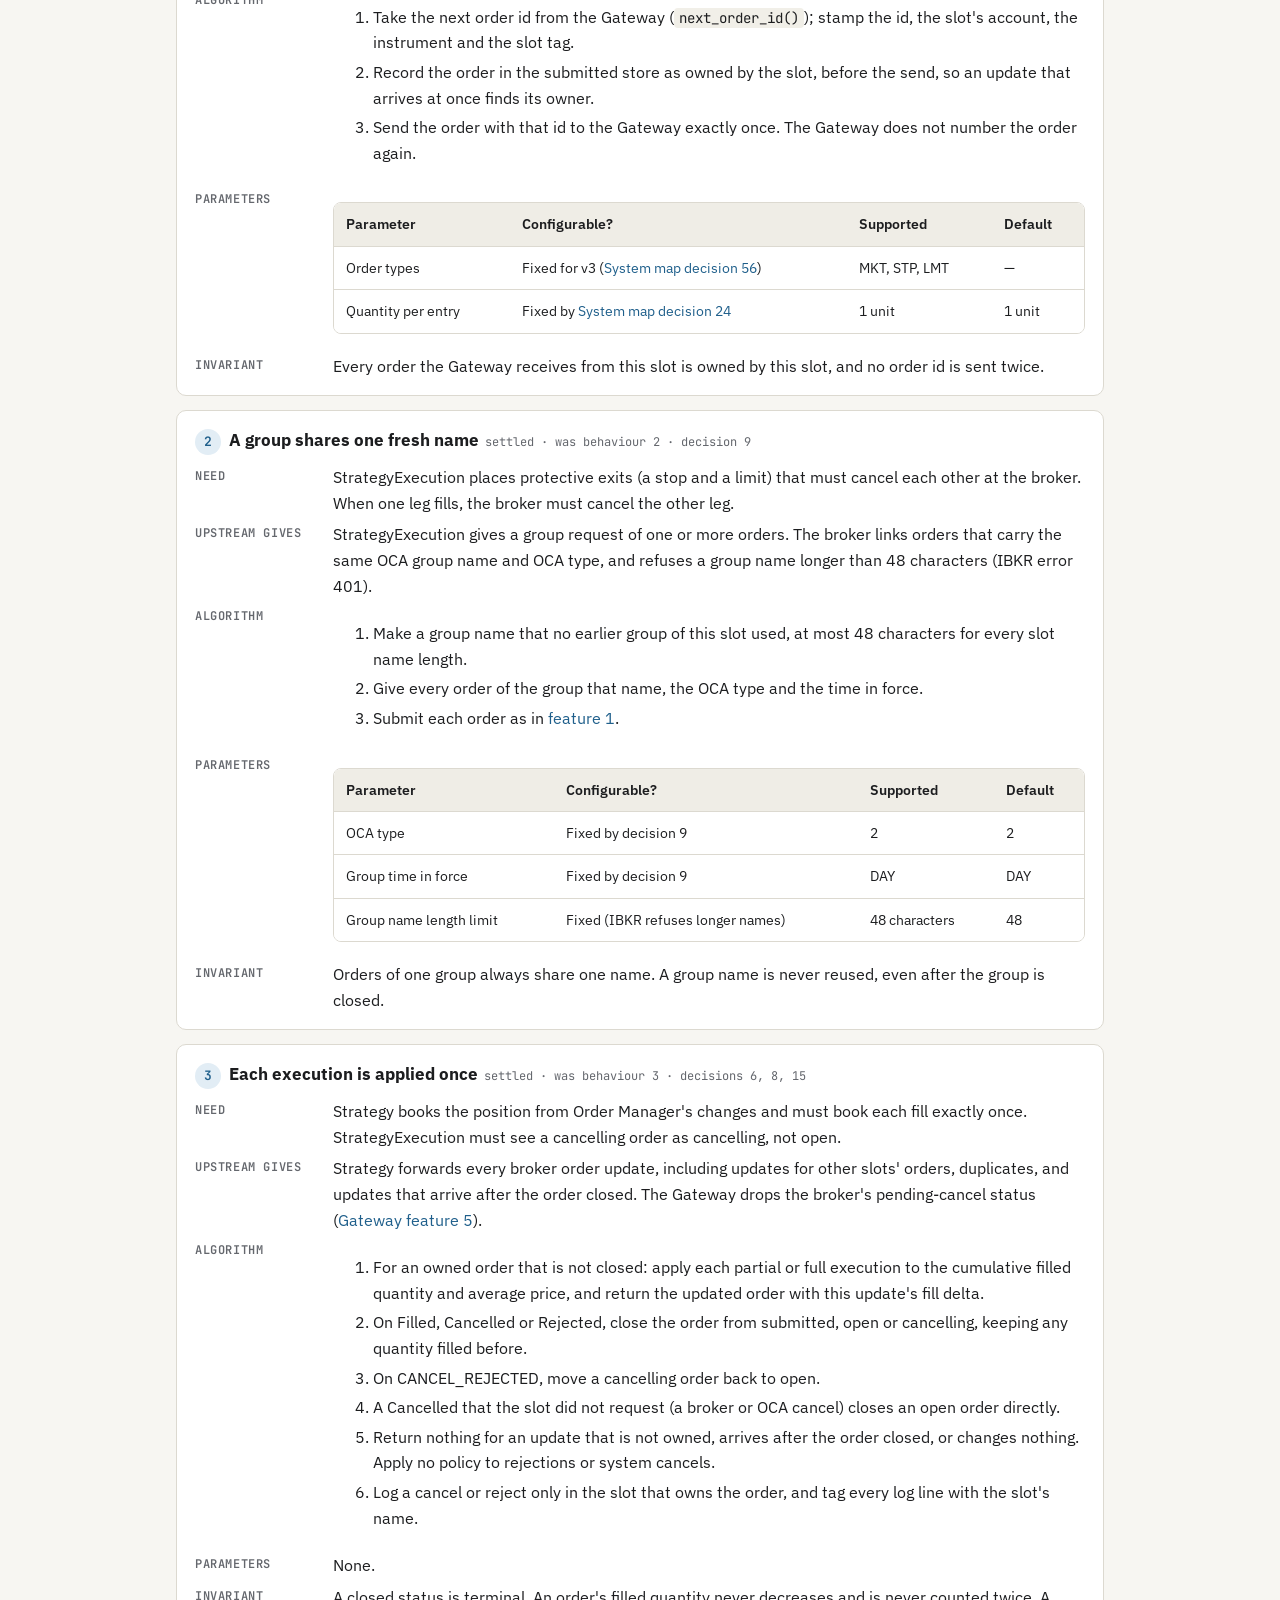
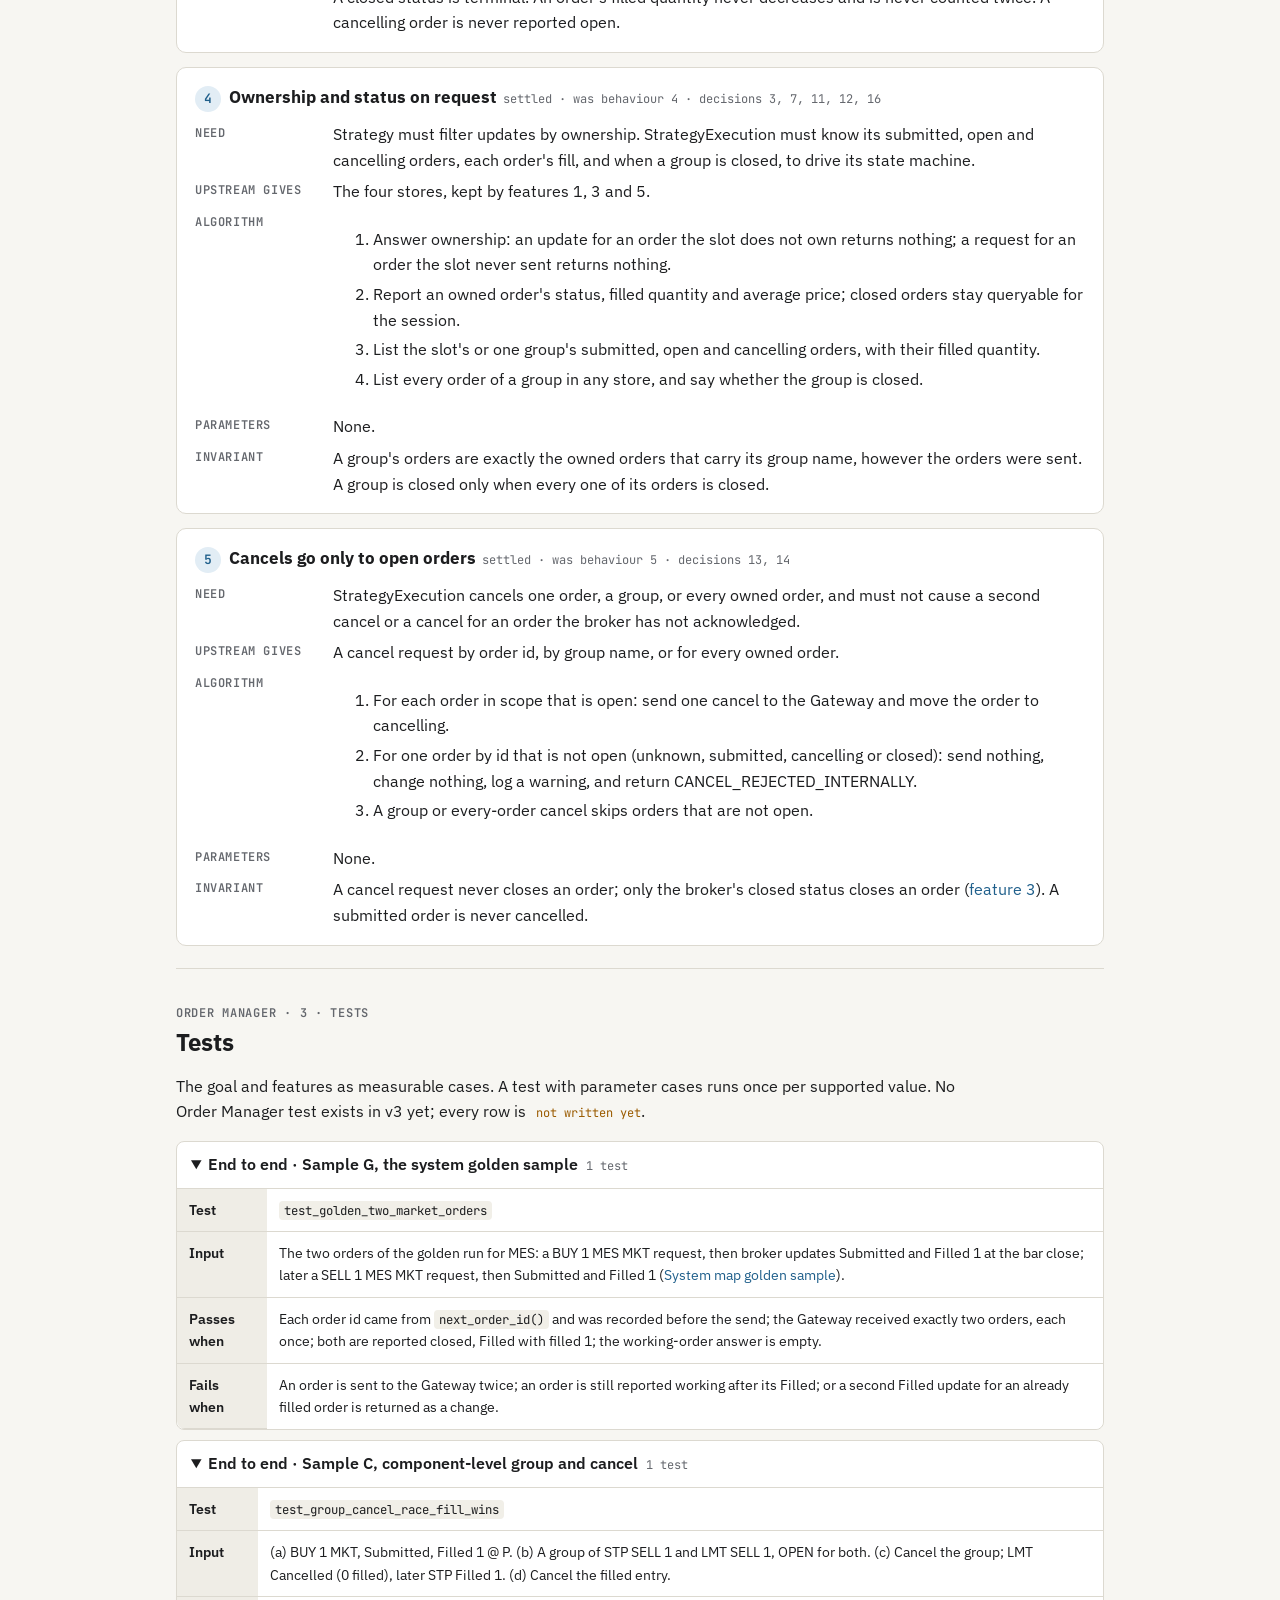
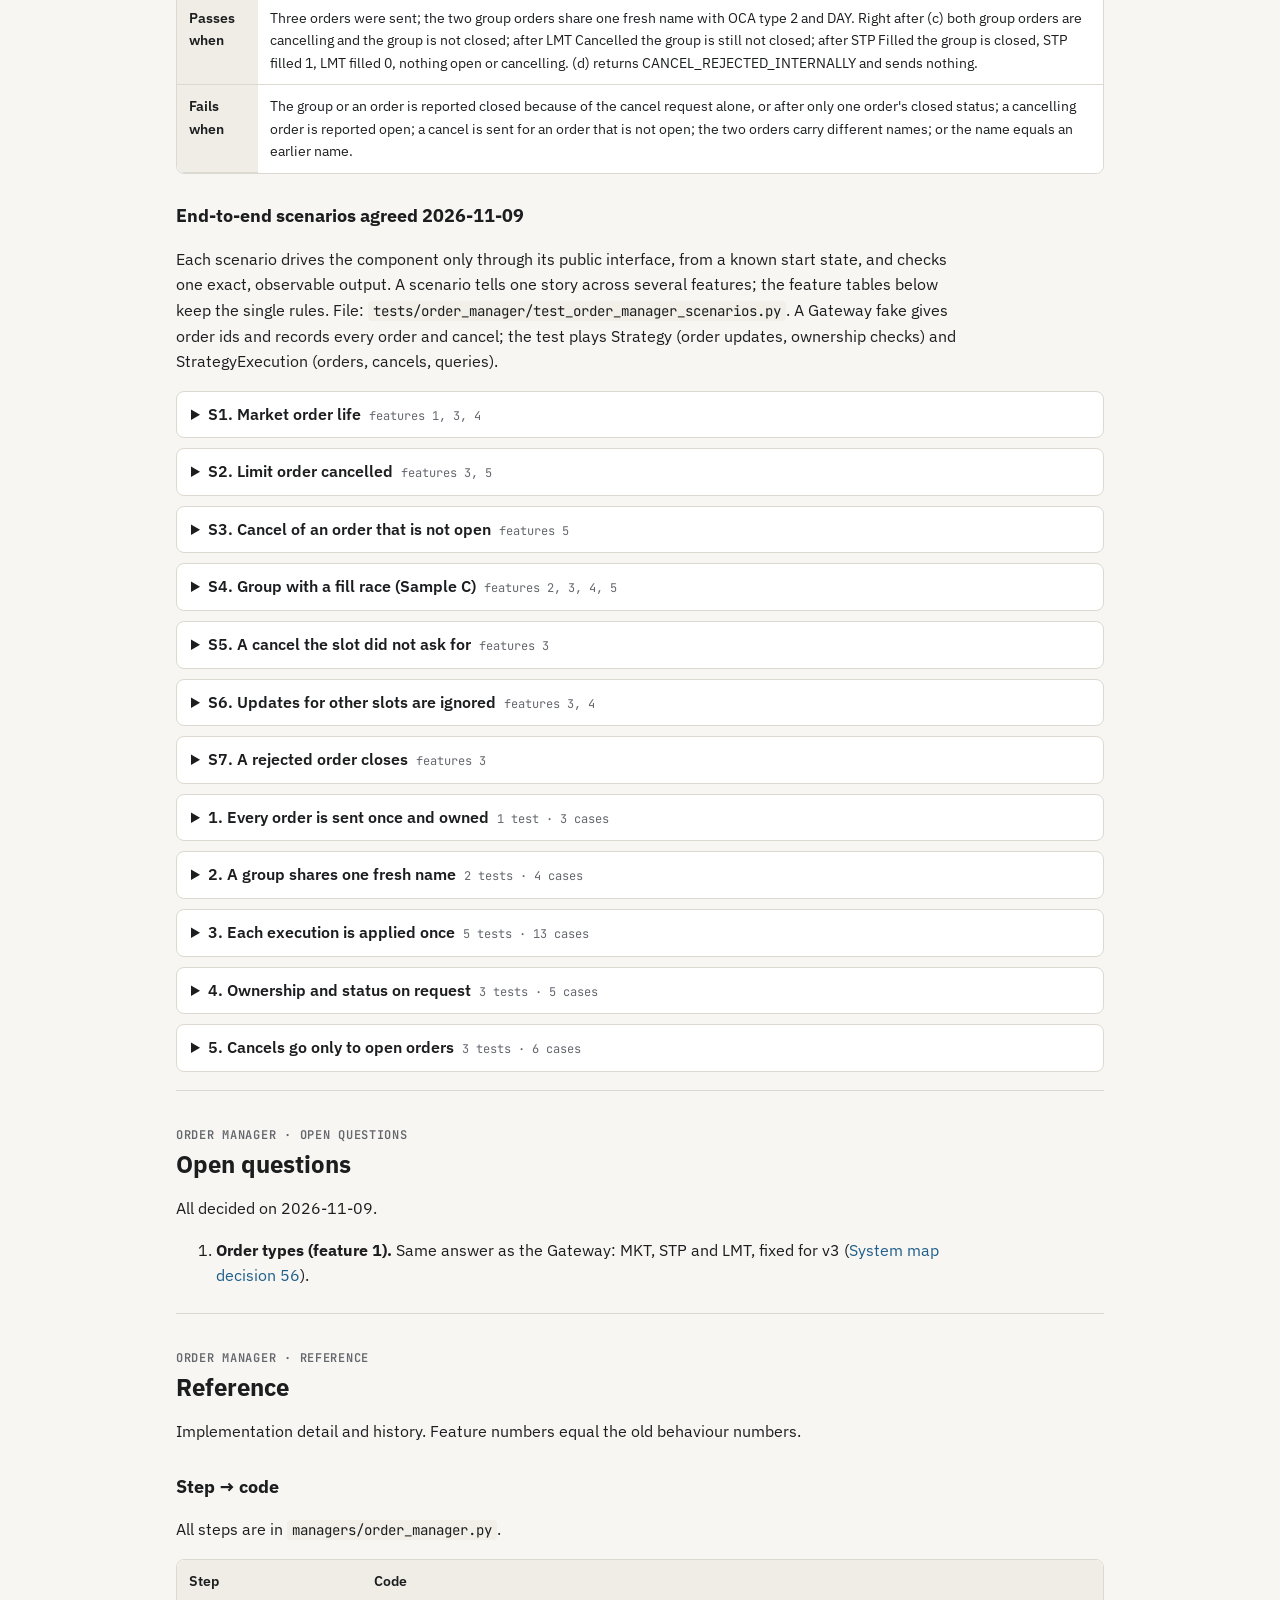
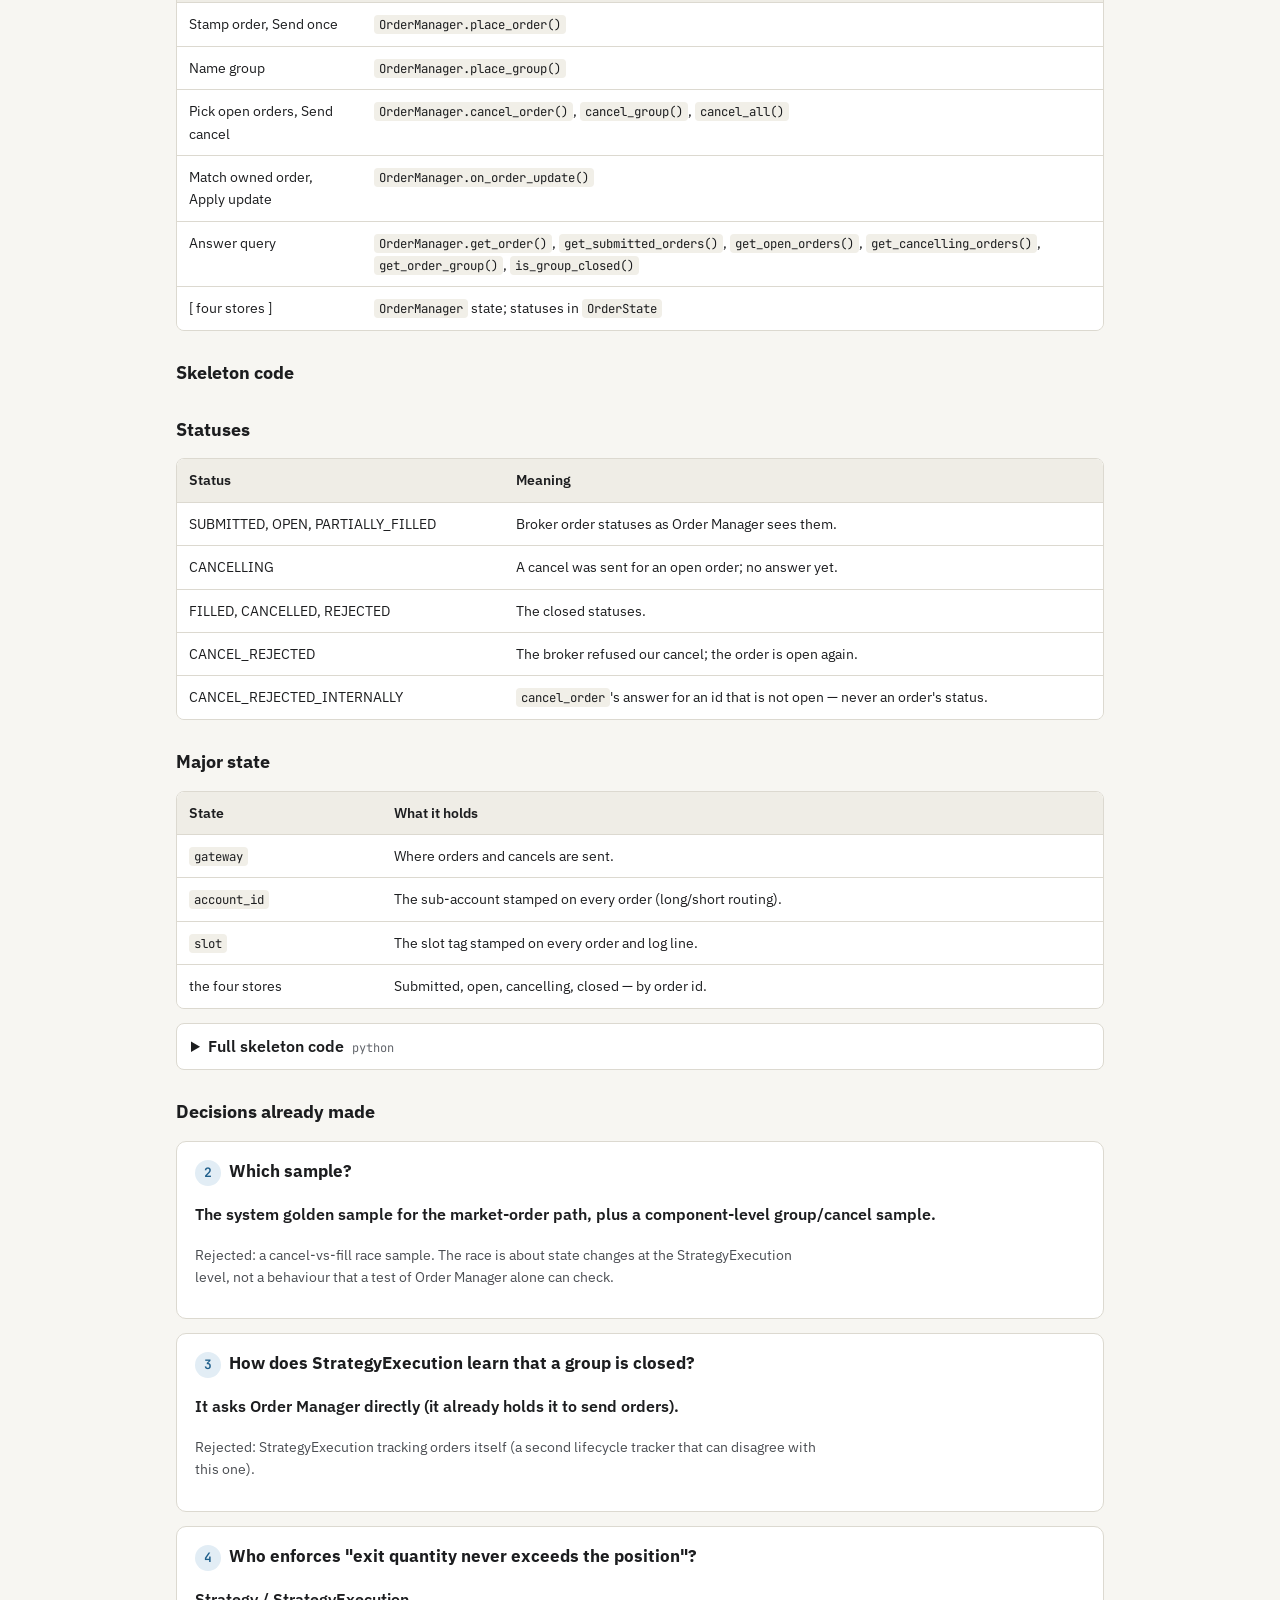
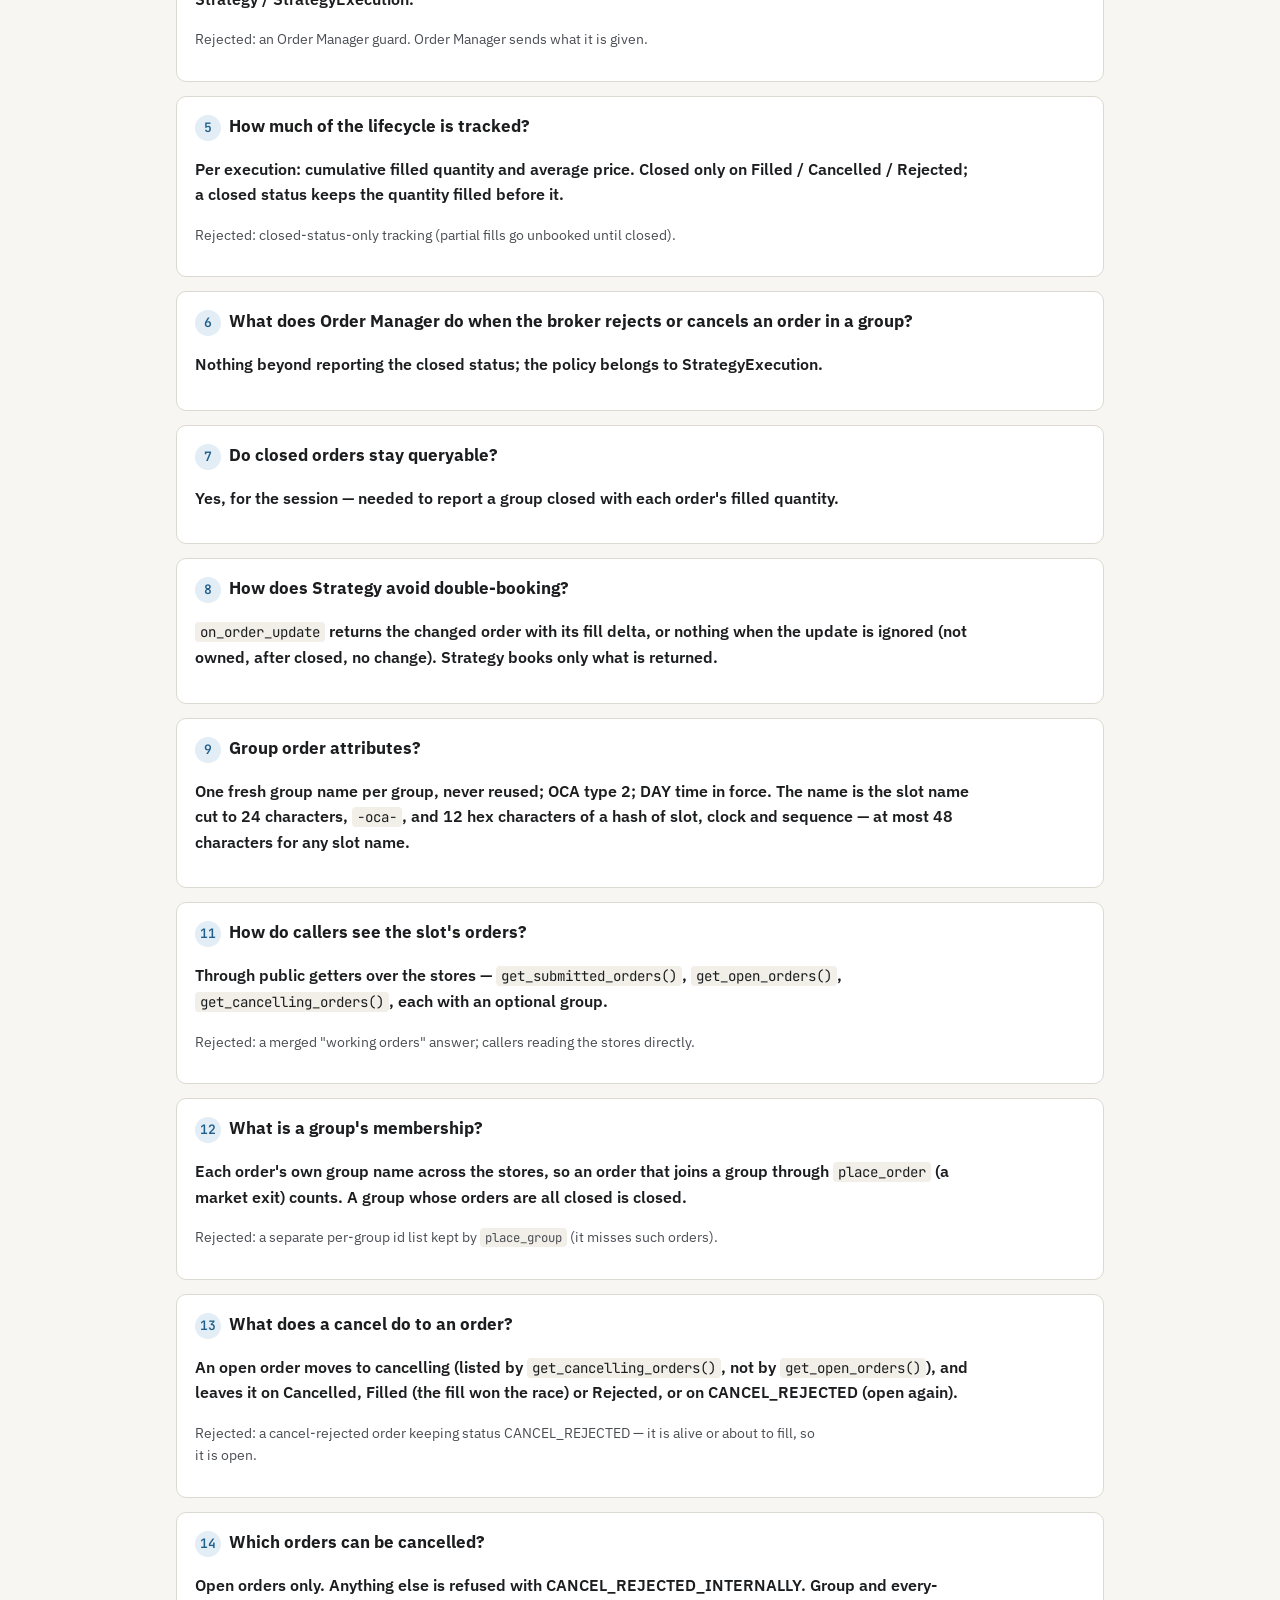
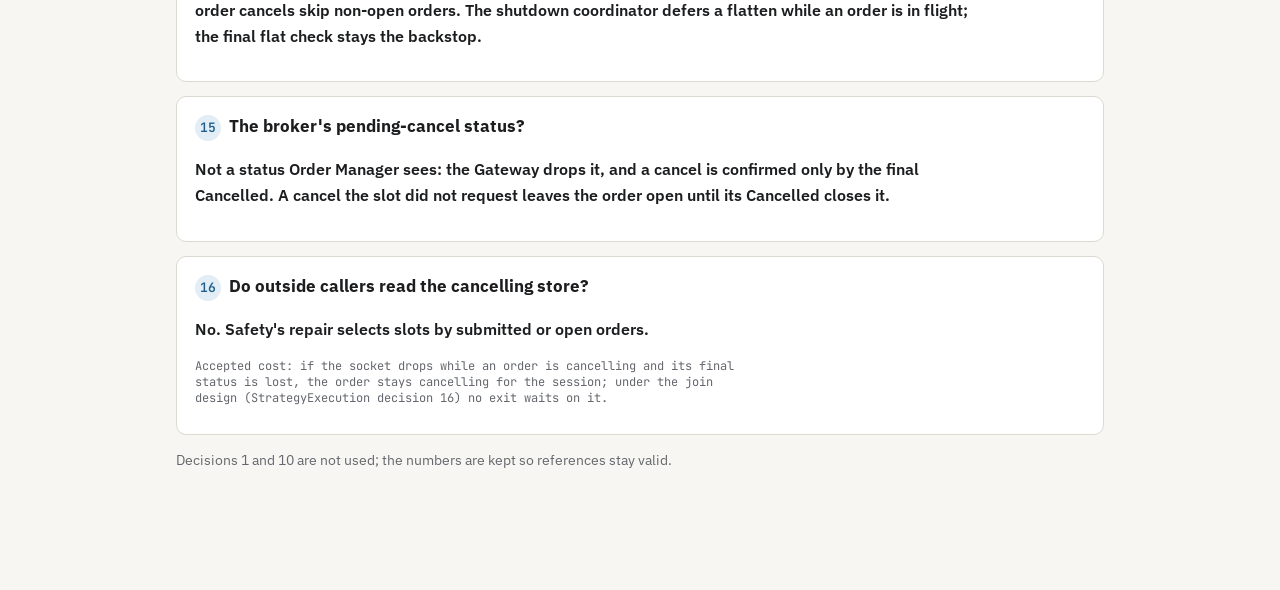
<file: system_design/v3/order_manager_map.html>
<!doctype html>
<html lang="en">
<head>
<meta charset="utf-8">
<meta name="viewport" content="width=device-width, initial-scale=1">
<title>Alchemist Order Manager map</title>
<link rel="preconnect" href="https://fonts.googleapis.com">
<link rel="preconnect" href="https://fonts.gstatic.com" crossorigin>
<link href="https://fonts.googleapis.com/css2?family=IBM+Plex+Sans:wght@400;500;600&family=JetBrains+Mono:wght@400;600&display=swap" rel="stylesheet">
<link rel="stylesheet" href="docs.css?v=6">
</head>
<body>
<nav class="topnav">
  <a class="brand" href="index.html">Alchemist · v3</a>
  <a href="system_map.html">System map</a>
  <div class="dropdown">
    <button type="button">Components ▾</button>
    <div class="menu">
      <a href="gateway_map.html">Gateway</a>
      <a href="event_loop_map.html">Event Loop</a>
      <a href="aux_data_map.html">Aux Data</a>
      <a href="strategy_map.html">Strategy</a>
      <a href="strategy_signal_map.html">StrategySignal</a>
      <a href="strategy_execution_map.html">StrategyExecution</a>
      <a href="order_manager_map.html" class="active">Order Manager</a>
      <a href="safety_map.html">Safety</a>
    </div>
  </div>
  <a href="explainers/index.html">Explainers</a>
  <a href="glossary.html">Glossary</a>
</nav>
<div class="wrap">
<header>
<div class="eyebrow">Component map · ORDER_MANAGER_MAP · Alchemist v3</div>
<h1>Order Manager</h1>
<div class="lede"><p>The slot's order clerk. Order Manager builds every order, sends each order to the Gateway exactly once, and follows each order from submission to a closed status, so the slot can always ask which orders are the slot's own, which orders still work, and how much each order filled.</p></div>
<div class="meta"><p><strong>v3 final, 2026-11-09 — agreed.</strong> The End-to-end scenarios in Tests were agreed on 2026-11-09. Features 1–5 and decisions 2–16 are settled. Multi-asset: every order carries its instrument (System map decision 37).</p>
<details><summary>Change history</summary><ul>
<li><strong>2026-11-09</strong> — End-to-end scenarios agreed.</li>
<li><strong>2026-11-09</strong> — New section End-to-end scenarios in Tests (7 scenarios, proposed, not agreed).</li>
<li><strong>2026-11-09</strong> — v3 finalized: the human accepted every proposed feature and decision.</li>
<li><strong>2026-11-09</strong> — Open question decided: order types fixed for v3.</li>
<li><strong>2026-11-09</strong> — Review fixes: feature 1 takes the order id from the Gateway and records the order before the send; Sample G uses the new golden run.</li>
<li><strong>2026-11-09</strong> — Page reordered: Goal and scope (with public interface and place in the system) → 5 features (Need / Upstream gives / Algorithm / Parameters / Invariant; same numbers as the old behaviours) → quantified tests with parameter cases, samples G and C as end-to-end tests → open questions → reference. Algorithm map added.</li>
</ul></details></div>
</header>

<section id="goal-and-scope">
<div class="eyebrow">Order Manager · 1 · Goal and scope</div>
<h2>Goal and scope</h2>
<p><strong>What it is.</strong> Order Manager is the order clerk of one strategy slot. Each slot has one Order Manager. Order Manager builds every order the slot sends, sends each order to the Gateway exactly once, and tracks each order from submission to a closed status.</p>
<p><strong>Why it exists.</strong> Every slot sees every broker order update, and several slots can trade the same instrument. StrategyExecution must decide on facts ("my stop filled", "my group is closed"), not on raw broker messages. Order Manager owns the order bookkeeping, so that StrategyExecution and Strategy ask one place which orders the slot owns, which orders still work, and how much each order filled (<a href="system_map.html#d14">System map decision 14</a>).</p>
<p><strong>Goal.</strong> Every order a slot sends is built correctly, reaches the Gateway exactly once, and is tracked from submission to a closed status, so the slot can always ask which orders the slot owns, which orders still work, and how much each order filled.</p>

<h3>Public interface</h3>
<div class="table-wrap"><table>
<thead><tr><th>Direction</th><th>Who</th><th>Operation</th><th>Carries</th></tr></thead>
<tbody>
<tr><td rowspan="3">Other components call Order Manager</td><td>StrategyExecution</td><td>Place an order; place a group of protective orders; cancel one order, a group, or every owned order</td><td>order request (type, side, quantity, instrument, price); group request; order id or group name</td></tr>
<tr><td>Strategy</td><td>Forward a broker order update; ask whether an order is owned</td><td>order update → changed order with fill delta, or nothing</td></tr>
<tr><td>Strategy, StrategyExecution</td><td>Ask for an order; list submitted, open and cancelling orders (of the slot or of one group); list a group's orders; ask whether a group is closed</td><td>order id, group name → orders, flag</td></tr>
<tr><td>Order Manager calls other components</td><td>Gateway</td><td>Place an order; cancel an order</td><td>order with id, account, instrument, slot tag, group; order id</td></tr>
</tbody></table></div>

<h3>Scope</h3>
<p>Owns, from the System map:</p>
<blockquote><p>The life of every order the slot sends: building it, tracking it from submission to a closed status, knowing which orders the slot owns, and sending cancels.</p></blockquote>
<div class="table-wrap"><table>
<thead><tr><th>Not Order Manager's job</th><th>Owned by</th></tr></thead>
<tbody>
<tr><td>Deciding to enter or exit; what an order event means, including the policy when the broker rejects or cancels an order</td><td><a href="strategy_execution_map.html">StrategyExecution</a></td></tr>
<tr><td>The position, and the rule that exit quantity never exceeds the position. Order Manager sends the quantity Order Manager is given.</td><td><a href="strategy_map.html">Strategy</a>, <a href="strategy_execution_map.html">StrategyExecution</a></td></tr>
<tr><td>Broker communication</td><td><a href="gateway_map.html">Gateway</a></td></tr>
</tbody></table></div>

<h3>Place in the system</h3>
<div class="diagram">
<svg viewBox="0 0 900 230" role="img" aria-label="Order Manager between StrategyExecution and Strategy on the left and the Gateway on the right." xmlns="http://www.w3.org/2000/svg">
  <style>
    .ps-core { fill: var(--accent-soft); stroke: var(--accent); stroke-width: 1.5; }
    .ps-ext { fill: var(--surface-2); stroke: var(--line); stroke-width: 1.3; }
    .ps-t { fill: var(--ink); font: 600 14px var(--sans); text-anchor: middle; }
    .ps-x { fill: var(--ink); font: 600 13px var(--sans); text-anchor: middle; }
    .ps-r { fill: var(--ink-3); font: 12px var(--mono); text-anchor: middle; }
    .ps-l { fill: var(--ink-2); font: 12px var(--mono); text-anchor: middle; }
    .ps-a { stroke: var(--ink-3); stroke-width: 1.3; fill: none; marker-end: url(#opsah); }
  </style>
  <defs><marker id="opsah" viewBox="0 0 10 10" refX="9" refY="5" markerWidth="7" markerHeight="7" orient="auto-start-reverse"><path d="M0,0 L10,5 L0,10 z" fill="var(--ink-3)"/></marker></defs>
  <rect class="ps-core" x="400" y="30" width="180" height="180" rx="10"/>
  <text class="ps-t" x="490" y="114">Order Manager</text><text class="ps-r" x="490" y="134">one per slot,</text><text class="ps-r" x="490" y="150">four stores</text>
  <rect class="ps-ext" x="20" y="30" width="170" height="70" rx="24"/><text class="ps-x" x="105" y="70">StrategyExecution</text>
  <path class="ps-a" d="M190,48 H400"/><text class="ps-l" x="295" y="42">orders, groups, cancels</text>
  <path class="ps-a" d="M400,82 H190"/><text class="ps-l" x="295" y="98">query answers</text>
  <rect class="ps-ext" x="20" y="140" width="170" height="70" rx="24"/><text class="ps-x" x="105" y="180">Strategy</text>
  <path class="ps-a" d="M190,158 H400"/><text class="ps-l" x="295" y="152">order updates</text>
  <path class="ps-a" d="M400,192 H190"/><text class="ps-l" x="295" y="208">changes, ownership</text>
  <rect class="ps-ext" x="730" y="80" width="150" height="80" rx="24"/><text class="ps-x" x="805" y="125">Gateway</text>
  <path class="ps-a" d="M580,120 H730"/><text class="ps-l" x="655" y="114">orders, cancels</text>
</svg>
<p class="caption">Order updates reach Order Manager through Strategy, not straight from the Gateway: every slot sees every update, and Order Manager returns nothing for an order the slot does not own.</p>
</div>
</section>

<section id="features">
<div class="eyebrow">Order Manager · 2 · Features</div>
<h2>Features</h2>
<p>Each feature says which component needs it and why, what the upstream can give, and how Order Manager closes the gap. Every number is a parameter with its supported values. Click a box in the map to jump to its feature.</p>

<h3>Algorithm map</h3>
<div class="diagram">
<svg viewBox="0 0 1000 500" role="img" aria-label="Order Manager steps: requests are stamped, groups get a fresh name, each order is sent once; cancels go only to open orders; broker updates are matched to owned orders and applied; queries read the four stores." xmlns="http://www.w3.org/2000/svg">
  <style>
    .o-stp { fill: var(--surface-2); stroke: var(--line); stroke-width: 1.5; }
    .o-main { fill: var(--accent-soft); stroke: var(--accent); stroke-width: 1.5; }
    .o-st { fill: none; stroke: var(--accent); stroke-width: 1.3; stroke-dasharray: 5 4; }
    .o-ext { fill: none; stroke: var(--ink-3); stroke-width: 1.2; }
    .o-t { fill: var(--ink); font: 600 13px var(--sans); text-anchor: middle; }
    .o-r { fill: var(--ink-3); font: 12px var(--mono); text-anchor: middle; }
    .o-x { fill: var(--ink-2); font: 12px var(--sans); text-anchor: middle; }
    .o-l { fill: var(--ink-2); font: 12px var(--mono); text-anchor: middle; }
    .o-a { stroke: var(--ink-3); stroke-width: 1.3; fill: none; marker-end: url(#oah); }
    .o-w { stroke: var(--accent); stroke-width: 1.2; fill: none; stroke-dasharray: 3 3; marker-end: url(#oah2); }
  </style>
  <defs>
    <marker id="oah" viewBox="0 0 10 10" refX="9" refY="5" markerWidth="7" markerHeight="7" orient="auto-start-reverse"><path d="M0,0 L10,5 L0,10 z" fill="var(--ink-3)"/></marker>
    <marker id="oah2" viewBox="0 0 10 10" refX="9" refY="5" markerWidth="7" markerHeight="7" orient="auto-start-reverse"><path d="M0,0 L10,5 L0,10 z" fill="var(--accent)"/></marker>
  </defs>
  <rect class="o-ext" x="10" y="30" width="110" height="162" rx="20"/><text class="o-x" x="65" y="106">Strategy</text><text class="o-x" x="65" y="122">Execution</text>
  <rect class="o-ext" x="905" y="30" width="85" height="162" rx="20"/><text class="o-x" x="947" y="115">Gateway</text>

  <rect class="o-main" x="200" y="40" width="190" height="52" rx="8"/><text class="o-t" x="295" y="62">Stamp order</text><text class="o-r" x="295" y="80">new id, account, slot</text>
  <path class="o-a" d="M120,66 H200"/><text class="o-l" x="160" y="60">request</text>
  <rect class="o-stp" x="430" y="40" width="190" height="52" rx="8"/><text class="o-t" x="525" y="62">Name group</text><text class="o-r" x="525" y="80">fresh name per group</text>
  <path class="o-a" d="M390,66 H430"/>
  <rect class="o-main" x="680" y="40" width="170" height="52" rx="8"/><text class="o-t" x="765" y="62">Send once</text><text class="o-r" x="765" y="80">one send per id</text>
  <path class="o-a" d="M620,66 H680"/><text class="o-l" x="650" y="60">order</text>
  <path class="o-a" d="M850,66 H905"/><text class="o-l" x="877" y="60">order</text>

  <rect class="o-stp" x="200" y="130" width="190" height="52" rx="8"/><text class="o-t" x="295" y="152">Pick open orders</text><text class="o-r" x="295" y="170">open only</text>
  <path class="o-a" d="M120,156 H200"/><text class="o-l" x="160" y="150">cancel</text>
  <rect class="o-stp" x="680" y="130" width="170" height="52" rx="8"/><text class="o-t" x="765" y="152">Send cancel</text><text class="o-r" x="765" y="170">open → CANCELLING</text>
  <path class="o-a" d="M390,156 H680"/><text class="o-l" x="525" y="150">open order ids</text>
  <path class="o-a" d="M850,156 H905"/><text class="o-l" x="877" y="150">cancel</text>

  <rect class="o-ext" x="10" y="230" width="110" height="52" rx="20"/><text class="o-x" x="65" y="260">Strategy</text>
  <rect class="o-main" x="200" y="230" width="190" height="52" rx="8"/><text class="o-t" x="295" y="252">Match owned order</text><text class="o-r" x="295" y="270">not owned → nothing</text>
  <path class="o-a" d="M120,256 H200"/><text class="o-l" x="160" y="250">update</text>
  <rect class="o-main" x="430" y="230" width="190" height="52" rx="8"/><text class="o-t" x="525" y="252">Apply update</text><text class="o-r" x="525" y="270">closed is terminal</text>
  <path class="o-a" d="M390,256 H430"/>
  <rect class="o-ext" x="890" y="230" width="100" height="52" rx="20"/><text class="o-x" x="940" y="260">Strategy</text>
  <path class="o-a" d="M620,256 H890"/><text class="o-l" x="765" y="250">changed order + fill delta</text>

  <rect class="o-ext" x="10" y="320" width="110" height="52" rx="20"/><text class="o-x" x="65" y="342">Strategy,</text><text class="o-x" x="65" y="358">Execution</text>
  <rect class="o-stp" x="200" y="320" width="190" height="52" rx="8"/><text class="o-t" x="295" y="342">Answer query</text><text class="o-r" x="295" y="360">group closed = all closed</text>
  <path class="o-a" d="M120,336 H200"/><text class="o-l" x="160" y="330">query</text>
  <path class="o-a" d="M200,358 H120"/><text class="o-l" x="160" y="374">answer</text>

  <rect class="o-st" x="200" y="420" width="650" height="44" rx="6"/>
  <text class="o-r" x="525" y="447">[ stores by order id: submitted · open · cancelling · closed ]</text>
  <path class="o-w" d="M680,66 H655 V420"/><path class="o-w" d="M680,170 H655"/>
  <path class="o-w" d="M525,282 V420"/>
  <path class="o-w" d="M295,420 V372"/>

  <a href="#f1"><rect x="200" y="40" width="190" height="52" rx="8" fill="transparent" style="cursor:pointer"><title>Feature 1</title></rect></a>
  <a href="#f2"><rect x="430" y="40" width="190" height="52" rx="8" fill="transparent" style="cursor:pointer"><title>Feature 2</title></rect></a>
  <a href="#f1"><rect x="680" y="40" width="170" height="52" rx="8" fill="transparent" style="cursor:pointer"><title>Feature 1</title></rect></a>
  <a href="#f5"><rect x="200" y="130" width="190" height="52" rx="8" fill="transparent" style="cursor:pointer"><title>Feature 5</title></rect></a>
  <a href="#f5"><rect x="680" y="130" width="170" height="52" rx="8" fill="transparent" style="cursor:pointer"><title>Feature 5</title></rect></a>
  <a href="#f4"><rect x="200" y="230" width="190" height="52" rx="8" fill="transparent" style="cursor:pointer"><title>Feature 4</title></rect></a>
  <a href="#f3"><rect x="430" y="230" width="190" height="52" rx="8" fill="transparent" style="cursor:pointer"><title>Feature 3</title></rect></a>
  <a href="#f4"><rect x="200" y="320" width="190" height="52" rx="8" fill="transparent" style="cursor:pointer"><title>Feature 4</title></rect></a>
</svg>
<p class="caption">Main path in colour: an order is stamped and sent once; an update is matched and applied. Dashed accent lines write to and read from the four stores. Order state: <code>SUBMITTED</code> ─open─▶ <code>OPEN</code> ─cancel sent─▶ <code>CANCELLING</code> ─CANCEL_REJECTED─▶ <code>OPEN</code>; <code>SUBMITTED</code>, <code>OPEN</code> or <code>CANCELLING</code> ─Filled, Cancelled, Rejected─▶ closed.</p>
</div>

<h3>Feature cards</h3>

<div class="behaviour" id="f1"><h3><span class="num">1</span>Every order is sent once and owned<span class="added">settled · was behaviour 1</span></h3><dl class="gmi">
<dt>Need</dt><dd>StrategyExecution sends entry and exit orders and must never send one order twice. Every slot sees every update, so the slot must know which orders are the slot's own.</dd>
<dt>Upstream gives</dt><dd>StrategyExecution gives an order request: type, side, quantity, instrument, and a stop or limit price for STP and LMT. The Gateway gives the next order id (<a href="gateway_map.html#f4">Gateway feature 4</a>).</dd>
<dt>Algorithm</dt><dd><ol>
<li>Take the next order id from the Gateway (<code>next_order_id()</code>); stamp the id, the slot's account, the instrument and the slot tag.</li>
<li>Record the order in the submitted store as owned by the slot, before the send, so an update that arrives at once finds its owner.</li>
<li>Send the order with that id to the Gateway exactly once. The Gateway does not number the order again.</li>
</ol></dd>
<dt>Parameters</dt><dd><div class="table-wrap"><table><thead><tr><th>Parameter</th><th>Configurable?</th><th>Supported</th><th>Default</th></tr></thead><tbody>
<tr><td>Order types</td><td>Fixed for v3 (<a href="system_map.html#d56">System map decision 56</a>)</td><td>MKT, STP, LMT</td><td>—</td></tr>
<tr><td>Quantity per entry</td><td>Fixed by <a href="system_map.html#d24">System map decision 24</a></td><td>1 unit</td><td>1 unit</td></tr>
</tbody></table></div></dd>
<dt>Invariant</dt><dd>Every order the Gateway receives from this slot is owned by this slot, and no order id is sent twice.</dd>
</dl></div>

<div class="behaviour" id="f2"><h3><span class="num">2</span>A group shares one fresh name<span class="added">settled · was behaviour 2 · decision 9</span></h3><dl class="gmi">
<dt>Need</dt><dd>StrategyExecution places protective exits (a stop and a limit) that must cancel each other at the broker. When one leg fills, the broker must cancel the other leg.</dd>
<dt>Upstream gives</dt><dd>StrategyExecution gives a group request of one or more orders. The broker links orders that carry the same OCA group name and OCA type, and refuses a group name longer than 48 characters (IBKR error 401).</dd>
<dt>Algorithm</dt><dd><ol>
<li>Make a group name that no earlier group of this slot used, at most 48 characters for every slot name length.</li>
<li>Give every order of the group that name, the OCA type and the time in force.</li>
<li>Submit each order as in <a href="#f1">feature 1</a>.</li>
</ol></dd>
<dt>Parameters</dt><dd><div class="table-wrap"><table><thead><tr><th>Parameter</th><th>Configurable?</th><th>Supported</th><th>Default</th></tr></thead><tbody>
<tr><td>OCA type</td><td>Fixed by decision 9</td><td>2</td><td>2</td></tr>
<tr><td>Group time in force</td><td>Fixed by decision 9</td><td>DAY</td><td>DAY</td></tr>
<tr><td>Group name length limit</td><td>Fixed (IBKR refuses longer names)</td><td>48 characters</td><td>48</td></tr>
</tbody></table></div></dd>
<dt>Invariant</dt><dd>Orders of one group always share one name. A group name is never reused, even after the group is closed.</dd>
</dl></div>

<div class="behaviour" id="f3"><h3><span class="num">3</span>Each execution is applied once<span class="added">settled · was behaviour 3 · decisions 6, 8, 15</span></h3><dl class="gmi">
<dt>Need</dt><dd>Strategy books the position from Order Manager's changes and must book each fill exactly once. StrategyExecution must see a cancelling order as cancelling, not open.</dd>
<dt>Upstream gives</dt><dd>Strategy forwards every broker order update, including updates for other slots' orders, duplicates, and updates that arrive after the order closed. The Gateway drops the broker's pending-cancel status (<a href="gateway_map.html#f5">Gateway feature 5</a>).</dd>
<dt>Algorithm</dt><dd><ol>
<li>For an owned order that is not closed: apply each partial or full execution to the cumulative filled quantity and average price, and return the updated order with this update's fill delta.</li>
<li>On Filled, Cancelled or Rejected, close the order from submitted, open or cancelling, keeping any quantity filled before.</li>
<li>On CANCEL_REJECTED, move a cancelling order back to open.</li>
<li>A Cancelled that the slot did not request (a broker or OCA cancel) closes an open order directly.</li>
<li>Return nothing for an update that is not owned, arrives after the order closed, or changes nothing. Apply no policy to rejections or system cancels.</li>
<li>Log a cancel or reject only in the slot that owns the order, and tag every log line with the slot's name.</li>
</ol></dd>
<dt>Parameters</dt><dd>None.</dd>
<dt>Invariant</dt><dd>A closed status is terminal. An order's filled quantity never decreases and is never counted twice. A cancelling order is never reported open.</dd>
</dl></div>

<div class="behaviour" id="f4"><h3><span class="num">4</span>Ownership and status on request<span class="added">settled · was behaviour 4 · decisions 3, 7, 11, 12, 16</span></h3><dl class="gmi">
<dt>Need</dt><dd>Strategy must filter updates by ownership. StrategyExecution must know its submitted, open and cancelling orders, each order's fill, and when a group is closed, to drive its state machine.</dd>
<dt>Upstream gives</dt><dd>The four stores, kept by features 1, 3 and 5.</dd>
<dt>Algorithm</dt><dd><ol>
<li>Answer ownership: an update for an order the slot does not own returns nothing; a request for an order the slot never sent returns nothing.</li>
<li>Report an owned order's status, filled quantity and average price; closed orders stay queryable for the session.</li>
<li>List the slot's or one group's submitted, open and cancelling orders, with their filled quantity.</li>
<li>List every order of a group in any store, and say whether the group is closed.</li>
</ol></dd>
<dt>Parameters</dt><dd>None.</dd>
<dt>Invariant</dt><dd>A group's orders are exactly the owned orders that carry its group name, however the orders were sent. A group is closed only when every one of its orders is closed.</dd>
</dl></div>

<div class="behaviour" id="f5"><h3><span class="num">5</span>Cancels go only to open orders<span class="added">settled · was behaviour 5 · decisions 13, 14</span></h3><dl class="gmi">
<dt>Need</dt><dd>StrategyExecution cancels one order, a group, or every owned order, and must not cause a second cancel or a cancel for an order the broker has not acknowledged.</dd>
<dt>Upstream gives</dt><dd>A cancel request by order id, by group name, or for every owned order.</dd>
<dt>Algorithm</dt><dd><ol>
<li>For each order in scope that is open: send one cancel to the Gateway and move the order to cancelling.</li>
<li>For one order by id that is not open (unknown, submitted, cancelling or closed): send nothing, change nothing, log a warning, and return CANCEL_REJECTED_INTERNALLY.</li>
<li>A group or every-order cancel skips orders that are not open.</li>
</ol></dd>
<dt>Parameters</dt><dd>None.</dd>
<dt>Invariant</dt><dd>A cancel request never closes an order; only the broker's closed status closes an order (<a href="#f3">feature 3</a>). A submitted order is never cancelled.</dd>
</dl></div>
</section>

<section id="tests">
<div class="eyebrow">Order Manager · 3 · Tests</div>
<h2>Tests</h2>
<p>The goal and features as measurable cases. A test with parameter cases runs once per supported value. No Order Manager test exists in v3 yet; every row is <span class="not-written">not written yet</span>.</p>

<details open><summary>End to end · Sample G, the system golden sample<span class="count">1 test</span></summary><div class="table-wrap"><table><tbody>
<tr><th>Test</th><td><code>test_golden_two_market_orders</code></td></tr>
<tr><th>Input</th><td>The two orders of the golden run for MES: a BUY 1 MES MKT request, then broker updates Submitted and Filled 1 at the bar close; later a SELL 1 MES MKT request, then Submitted and Filled 1 (<a href="system_map.html#golden-sample-frozen">System map golden sample</a>).</td></tr>
<tr><th>Passes when</th><td>Each order id came from <code>next_order_id()</code> and was recorded before the send; the Gateway received exactly two orders, each once; both are reported closed, Filled with filled 1; the working-order answer is empty.</td></tr>
<tr><th>Fails when</th><td>An order is sent to the Gateway twice; an order is still reported working after its Filled; or a second Filled update for an already filled order is returned as a change.</td></tr>
</tbody></table></div></details>

<details open><summary>End to end · Sample C, component-level group and cancel<span class="count">1 test</span></summary><div class="table-wrap"><table><tbody>
<tr><th>Test</th><td><code>test_group_cancel_race_fill_wins</code></td></tr>
<tr><th>Input</th><td>(a) BUY 1 MKT, Submitted, Filled 1 @ P. (b) A group of STP SELL 1 and LMT SELL 1, OPEN for both. (c) Cancel the group; LMT Cancelled (0 filled), later STP Filled 1. (d) Cancel the filled entry.</td></tr>
<tr><th>Passes when</th><td>Three orders were sent; the two group orders share one fresh name with OCA type 2 and DAY. Right after (c) both group orders are cancelling and the group is not closed; after LMT Cancelled the group is still not closed; after STP Filled the group is closed, STP filled 1, LMT filled 0, nothing open or cancelling. (d) returns CANCEL_REJECTED_INTERNALLY and sends nothing.</td></tr>
<tr><th>Fails when</th><td>The group or an order is reported closed because of the cancel request alone, or after only one order's closed status; a cancelling order is reported open; a cancel is sent for an order that is not open; the two orders carry different names; or the name equals an earlier name.</td></tr>
</tbody></table></div></details>

<h3 id="scenarios">End-to-end scenarios <span class="added">agreed 2026-11-09</span></h3>
<p>Each scenario drives the component only through its public interface, from a known start state, and checks one exact, observable output. A scenario tells one story across several features; the feature tables below keep the single rules. File: <code>tests/order_manager/test_order_manager_scenarios.py</code>. A Gateway fake gives order ids and records every order and cancel; the test plays Strategy (order updates, ownership checks) and StrategyExecution (orders, cancels, queries).</p>
<details><summary>S1. Market order life<span class="count">features 1, 3, 4</span></summary><div class="table-wrap"><table><tbody>
<tr><th>Test</th><td><code>test_scenario_market_order_life</code></td></tr>
<tr><th>Given</th><td>A slot with account SIM and slot tag T.</td></tr>
<tr><th>When</th><td>Submit BUY 1 MKT; send Submitted, then Filled 1 @ P, then Filled again.</td></tr>
<tr><th>Parameter cases</th><td>—</td></tr>
<tr><th>Passes when</th><td>One send, with the Gateway's id, account SIM, the instrument and tag T; the order is in the submitted store before the send. Filled: the order is closed with filled quantity 1 at P, and the change carries a fill delta of 1. The repeated Filled returns nothing. The status query answers FILLED, 1, P.</td></tr>
<tr><th>Fails when</th><td>Two sends; the order not owned when the first update arrives; a change returned for the repeat.</td></tr>
</tbody></table></div></details>
<details><summary>S2. Limit order cancelled<span class="count">features 3, 5</span></summary><div class="table-wrap"><table><tbody>
<tr><th>Test</th><td><code>test_scenario_limit_order_cancel</code></td></tr>
<tr><th>Given</th><td>A LMT order, OPEN.</td></tr>
<tr><th>When</th><td>Cancel it; send Cancelled (case cancelled) or CANCEL_REJECTED (case refused).</td></tr>
<tr><th>Parameter cases</th><td>case ∈ {cancelled, refused}</td></tr>
<tr><th>Passes when</th><td>One cancel sent; the order is cancelling. Cancelled: closed with filled 0. Refused: open again.</td></tr>
<tr><th>Fails when</th><td>Two cancels; a cancelling order reported open; a refused cancel closes the order.</td></tr>
</tbody></table></div></details>
<details><summary>S3. Cancel of an order that is not open<span class="count">features 5</span></summary><div class="table-wrap"><table><tbody>
<tr><th>Test</th><td><code>test_scenario_cancel_not_open</code></td></tr>
<tr><th>Given</th><td>Orders in each state of the case.</td></tr>
<tr><th>When</th><td>Cancel each by id.</td></tr>
<tr><th>Parameter cases</th><td>state ∈ {unknown id, submitted, cancelling, closed}</td></tr>
<tr><th>Passes when</th><td>Each call returns CANCEL_REJECTED_INTERNALLY, sends nothing, changes nothing and logs one warning.</td></tr>
<tr><th>Fails when</th><td>A cancel sent; a state change.</td></tr>
</tbody></table></div></details>
<details><summary>S4. Group with a fill race (Sample C)<span class="count">features 2, 3, 4, 5</span></summary><div class="table-wrap"><table><tbody>
<tr><th>Test</th><td><code>test_group_cancel_race_fill_wins</code></td></tr>
<tr><th>Given</th><td>See the end-to-end Sample C above.</td></tr>
<tr><th>When</th><td>As Sample C, plus three groups in a row.</td></tr>
<tr><th>Parameter cases</th><td>slot name length ∈ {1, 40, 100} characters</td></tr>
<tr><th>Passes when</th><td>As Sample C; the three group names differ and each has at most 48 characters.</td></tr>
<tr><th>Fails when</th><td>As Sample C; a repeated name; a name over 48 characters.</td></tr>
</tbody></table></div></details>
<details><summary>S5. A cancel the slot did not ask for<span class="count">features 3</span></summary><div class="table-wrap"><table><tbody>
<tr><th>Test</th><td><code>test_scenario_unrequested_cancel</code></td></tr>
<tr><th>Given</th><td>An OPEN leg of a group.</td></tr>
<tr><th>When</th><td>Send Cancelled for it (the OCA sibling filled).</td></tr>
<tr><th>Parameter cases</th><td>—</td></tr>
<tr><th>Passes when</th><td>The leg is closed directly, with filled 0.</td></tr>
<tr><th>Fails when</th><td>The leg stays open or moves to cancelling.</td></tr>
</tbody></table></div></details>
<details><summary>S6. Updates for other slots are ignored<span class="count">features 3, 4</span></summary><div class="table-wrap"><table><tbody>
<tr><th>Test</th><td><code>test_scenario_foreign_update</code></td></tr>
<tr><th>Given</th><td>Two slots, each with one open order.</td></tr>
<tr><th>When</th><td>Send slot 2's Filled to slot 1.</td></tr>
<tr><th>Parameter cases</th><td>—</td></tr>
<tr><th>Passes when</th><td>Slot 1 returns nothing, logs nothing and changes nothing; an ownership check for that id answers not owned.</td></tr>
<tr><th>Fails when</th><td>Slot 1 changes or logs anything.</td></tr>
</tbody></table></div></details>
<details><summary>S7. A rejected order closes<span class="count">features 3</span></summary><div class="table-wrap"><table><tbody>
<tr><th>Test</th><td><code>test_scenario_rejected_order</code></td></tr>
<tr><th>Given</th><td>A submitted BUY 1 MKT.</td></tr>
<tr><th>When</th><td>Send Rejected.</td></tr>
<tr><th>Parameter cases</th><td>—</td></tr>
<tr><th>Passes when</th><td>The order is closed with filled 0; one log line in the owning slot only; no retry is sent.</td></tr>
<tr><th>Fails when</th><td>A retry; a log line in another slot.</td></tr>
</tbody></table></div></details>

<details><summary>1. Every order is sent once and owned<span class="count">1 test · 3 cases</span></summary><div class="table-wrap"><table><thead><tr><th>Test</th><th>Parameter cases</th><th>Measure</th><th>Pass threshold</th></tr></thead><tbody>
<tr><td><code>test_order_sent_once_and_owned</code></td><td>type ∈ {MKT, STP, LMT}</td><td>sends per order id; ownership answer</td><td>1; owned</td></tr>
</tbody></table></div></details>

<details><summary>2. A group shares one fresh name<span class="count">2 tests · 4 cases</span></summary><div class="table-wrap"><table><thead><tr><th>Test</th><th>Parameter cases</th><th>Measure</th><th>Pass threshold</th></tr></thead><tbody>
<tr><td><code>test_group_name_fresh_and_at_most_48_chars</code></td><td>slot name length ∈ {8, 100} characters</td><td>name length; reuse across 1000 groups</td><td>≤ 48; 0 reuses</td></tr>
<tr><td><code>test_group_orders_share_name_oca_type_and_day</code></td><td>group size ∈ {1, 2}</td><td>distinct names; OCA type; time in force</td><td>1; 2; DAY</td></tr>
</tbody></table></div></details>

<details><summary>3. Each execution is applied once<span class="count">5 tests · 13 cases</span></summary><div class="table-wrap"><table><thead><tr><th>Test</th><th>Parameter cases</th><th>Measure</th><th>Pass threshold</th></tr></thead><tbody>
<tr><td><code>test_partial_then_full_fill_accumulates_and_duplicate_ignored</code></td><td>—</td><td>filled quantity; average price; change returned for the duplicate</td><td>sum of fills; size-weighted mean; none</td></tr>
<tr><td><code>test_closed_status_closes_from_any_store</code></td><td>status ∈ {Filled, Cancelled, Rejected} × from ∈ {submitted, open, cancelling}</td><td>store after the update</td><td>closed; earlier fill kept</td></tr>
<tr><td><code>test_cancel_rejected_returns_order_to_open</code></td><td>—</td><td>store after CANCEL_REJECTED</td><td>open</td></tr>
<tr><td><code>test_unrequested_cancel_closes_open_order</code></td><td>—</td><td>store after a broker Cancelled</td><td>closed</td></tr>
<tr><td><code>test_cancel_or_reject_logged_only_by_owning_slot</code></td><td>—</td><td>log lines in a slot that does not own the order</td><td>0</td></tr>
</tbody></table></div></details>

<details><summary>4. Ownership and status on request<span class="count">3 tests · 5 cases</span></summary><div class="table-wrap"><table><thead><tr><th>Test</th><th>Parameter cases</th><th>Measure</th><th>Pass threshold</th></tr></thead><tbody>
<tr><td><code>test_update_for_unowned_order_returns_none</code></td><td>—</td><td>return value</td><td>None</td></tr>
<tr><td><code>test_group_closed_only_when_all_closed</code></td><td>closed orders ∈ {0, 1, 2} of 2</td><td>group closed answer</td><td>False; False; True</td></tr>
<tr><td><code>test_closed_order_stays_queryable</code></td><td>—</td><td>order returned after close</td><td>status, filled, average price</td></tr>
</tbody></table></div></details>

<details><summary>5. Cancels go only to open orders<span class="count">3 tests · 6 cases</span></summary><div class="table-wrap"><table><thead><tr><th>Test</th><th>Parameter cases</th><th>Measure</th><th>Pass threshold</th></tr></thead><tbody>
<tr><td><code>test_cancel_of_non_open_order_rejected_internally</code></td><td>state ∈ {unknown, submitted, cancelling, closed}</td><td>return value; cancels sent</td><td>CANCEL_REJECTED_INTERNALLY; 0</td></tr>
<tr><td><code>test_group_cancel_skips_non_open_orders</code></td><td>—</td><td>cancels sent</td><td>one per open order</td></tr>
<tr><td><code>test_cancel_request_never_closes_order</code></td><td>—</td><td>store right after the request</td><td>cancelling</td></tr>
</tbody></table></div></details>
</section>

<section id="open-questions">
<div class="eyebrow">Order Manager · Open questions</div>
<h2>Open questions</h2>
<p>All decided on 2026-11-09.</p>
<ol>
<li><strong>Order types (feature 1).</strong> Same answer as the Gateway: MKT, STP and LMT, fixed for v3 (<a href="system_map.html#d56">System map decision 56</a>).</li>
</ol>
</section>

<section id="reference">
<div class="eyebrow">Order Manager · Reference</div>
<h2>Reference</h2>
<p>Implementation detail and history. Feature numbers equal the old behaviour numbers.</p>
<h3>Step → code</h3>
<p>All steps are in <code>managers/order_manager.py</code>.</p>
<div class="table-wrap"><table>
<thead><tr><th>Step</th><th>Code</th></tr></thead>
<tbody>
<tr><td>Stamp order, Send once</td><td><code>OrderManager.place_order()</code></td></tr>
<tr><td>Name group</td><td><code>OrderManager.place_group()</code></td></tr>
<tr><td>Pick open orders, Send cancel</td><td><code>OrderManager.cancel_order()</code>, <code>cancel_group()</code>, <code>cancel_all()</code></td></tr>
<tr><td>Match owned order, Apply update</td><td><code>OrderManager.on_order_update()</code></td></tr>
<tr><td>Answer query</td><td><code>OrderManager.get_order()</code>, <code>get_submitted_orders()</code>, <code>get_open_orders()</code>, <code>get_cancelling_orders()</code>, <code>get_order_group()</code>, <code>is_group_closed()</code></td></tr>
<tr><td>[ four stores ]</td><td><code>OrderManager</code> state; statuses in <code>OrderState</code></td></tr>
</tbody></table></div>


<div id="skeleton-code">
<h3>Skeleton code</h3>
<h3>Statuses</h3>
<div class="table-wrap"><table>
<thead><tr><th>Status</th><th>Meaning</th></tr></thead>
<tbody>
<tr><td>SUBMITTED, OPEN, PARTIALLY_FILLED</td><td>Broker order statuses as Order Manager sees them.</td></tr>
<tr><td>CANCELLING</td><td>A cancel was sent for an open order; no answer yet.</td></tr>
<tr><td>FILLED, CANCELLED, REJECTED</td><td>The closed statuses.</td></tr>
<tr><td>CANCEL_REJECTED</td><td>The broker refused our cancel; the order is open again.</td></tr>
<tr><td>CANCEL_REJECTED_INTERNALLY</td><td><code>cancel_order</code>'s answer for an id that is not open — never an order's status.</td></tr>
</tbody></table></div>
<h3>Major state</h3>
<div class="table-wrap"><table>
<thead><tr><th>State</th><th>What it holds</th></tr></thead>
<tbody>
<tr><td><code>gateway</code></td><td>Where orders and cancels are sent.</td></tr>
<tr><td><code>account_id</code></td><td>The sub-account stamped on every order (long/short routing).</td></tr>
<tr><td><code>slot</code></td><td>The slot tag stamped on every order and log line.</td></tr>
<tr><td>the four stores</td><td>Submitted, open, cancelling, closed — by order id.</td></tr>
</tbody></table></div>
<details><summary>Full skeleton code<span class="count">python</span></summary>
<pre><code>"""Skeleton contract for Order Manager (Alchemist v3)."""

from __future__ import annotations

from enum import Enum

from alchemist.instruments import Instrument

OCA_GROUP_MAX_LEN = 48


class OrderState(str, Enum):
    SUBMITTED = "SUBMITTED"; OPEN = "OPEN"; PARTIALLY_FILLED = "PARTIALLY_FILLED"
    CANCELLING = "CANCELLING"; CANCEL_REJECTED = "CANCEL_REJECTED"
    FILLED = "FILLED"; CANCELLED = "CANCELLED"; REJECTED = "REJECTED"

CLOSED = {OrderState.FILLED, OrderState.CANCELLED, OrderState.REJECTED}
CANCEL_REJECTED_INTERNALLY = "CANCEL_REJECTED_INTERNALLY"


class OrderManager:
    def __init__(self, gateway, account_id: str, slot: str): ...

    # Behaviours 1-2
    async def place_order(self, instrument: Instrument, side: str, qty: int,
                          order_type: str, stop_price: float | None = None,
                          limit_price: float | None = None,
                          oca_group: str | None = None) -&gt; dict: ...
    async def place_group(self, orders: list[dict]) -&gt; str:
        """One fresh OCA type 2 DAY group; returns its name."""

    # Behaviour 3
    def on_order_update(self, update: dict) -&gt; dict | None:
        """The changed order with its fill delta, or None."""

    # Behaviour 4
    def get_order(self, order_id: int) -&gt; dict | None: ...
    def get_submitted_orders(self, group: str | None = None) -&gt; list[dict]: ...
    def get_open_orders(self, group: str | None = None) -&gt; list[dict]: ...
    def get_cancelling_orders(self, group: str | None = None) -&gt; list[dict]: ...
    def get_order_group(self, group: str) -&gt; list[dict]: ...
    def is_group_closed(self, group: str) -&gt; bool: ...

    # Behaviour 5
    async def cancel_order(self, order_id: int) -&gt; str | None: ...
    async def cancel_group(self, group: str) -&gt; None: ...
    async def cancel_all(self) -&gt; None: ...
</code></pre></details>
</div>

<div id="decisions-already-made">
<h3>Decisions already made</h3>
<div class="decision"><h3><span class="num">2</span>Which sample?</h3><p class="q">The system golden sample for the market-order path, plus a component-level group/cancel sample.</p><p class="rej">Rejected: a cancel-vs-fill race sample. The race is about state changes at the StrategyExecution level, not a behaviour that a test of Order Manager alone can check.</p></div>
<div class="decision"><h3><span class="num">3</span>How does StrategyExecution learn that a group is closed?</h3><p class="q">It asks Order Manager directly (it already holds it to send orders).</p><p class="rej">Rejected: StrategyExecution tracking orders itself (a second lifecycle tracker that can disagree with this one).</p></div>
<div class="decision"><h3><span class="num">4</span>Who enforces "exit quantity never exceeds the position"?</h3><p class="q">Strategy / StrategyExecution.</p><p class="rej">Rejected: an Order Manager guard. Order Manager sends what it is given.</p></div>
<div class="decision"><h3><span class="num">5</span>How much of the lifecycle is tracked?</h3><p class="q">Per execution: cumulative filled quantity and average price. Closed only on Filled / Cancelled / Rejected; a closed status keeps the quantity filled before it.</p><p class="rej">Rejected: closed-status-only tracking (partial fills go unbooked until closed).</p></div>
<div class="decision"><h3><span class="num">6</span>What does Order Manager do when the broker rejects or cancels an order in a group?</h3><p class="q">Nothing beyond reporting the closed status; the policy belongs to StrategyExecution.</p></div>
<div class="decision"><h3><span class="num">7</span>Do closed orders stay queryable?</h3><p class="q">Yes, for the session — needed to report a group closed with each order's filled quantity.</p></div>
<div class="decision"><h3><span class="num">8</span>How does Strategy avoid double-booking?</h3><p class="q"><code>on_order_update</code> returns the changed order with its fill delta, or nothing when the update is ignored (not owned, after closed, no change). Strategy books only what is returned.</p></div>
<div class="decision"><h3><span class="num">9</span>Group order attributes?</h3><p class="q">One fresh group name per group, never reused; OCA type 2; DAY time in force. The name is the slot name cut to 24 characters, <code>-oca-</code>, and 12 hex characters of a hash of slot, clock and sequence — at most 48 characters for any slot name.</p></div>
<div class="decision"><h3><span class="num">11</span>How do callers see the slot's orders?</h3><p class="q">Through public getters over the stores — <code>get_submitted_orders()</code>, <code>get_open_orders()</code>, <code>get_cancelling_orders()</code>, each with an optional group.</p><p class="rej">Rejected: a merged "working orders" answer; callers reading the stores directly.</p></div>
<div class="decision"><h3><span class="num">12</span>What is a group's membership?</h3><p class="q">Each order's own group name across the stores, so an order that joins a group through <code>place_order</code> (a market exit) counts. A group whose orders are all closed is closed.</p><p class="rej">Rejected: a separate per-group id list kept by <code>place_group</code> (it misses such orders).</p></div>
<div class="decision"><h3><span class="num">13</span>What does a cancel do to an order?</h3><p class="q">An open order moves to cancelling (listed by <code>get_cancelling_orders()</code>, not by <code>get_open_orders()</code>), and leaves it on Cancelled, Filled (the fill won the race) or Rejected, or on CANCEL_REJECTED (open again).</p><p class="rej">Rejected: a cancel-rejected order keeping status CANCEL_REJECTED — it is alive or about to fill, so it is open.</p></div>
<div class="decision"><h3><span class="num">14</span>Which orders can be cancelled?</h3><p class="q">Open orders only. Anything else is refused with CANCEL_REJECTED_INTERNALLY. Group and every-order cancels skip non-open orders. The shutdown coordinator defers a flatten while an order is in flight; the final flat check stays the backstop.</p></div>
<div class="decision"><h3><span class="num">15</span>The broker's pending-cancel status?</h3><p class="q">Not a status Order Manager sees: the Gateway drops it, and a cancel is confirmed only by the final Cancelled. A cancel the slot did not request leaves the order open until its Cancelled closes it.</p></div>
<div class="decision"><h3><span class="num">16</span>Do outside callers read the cancelling store?</h3><p class="q">No. Safety's repair selects slots by submitted or open orders.</p><p class="when">Accepted cost: if the socket drops while an order is cancelling and its final status is lost, the order stays cancelling for the session; under the join design (StrategyExecution decision 16) no exit waits on it.</p></div>
<p class="meta">Decisions 1 and 10 are not used; the numbers are kept so references stay valid.</p>
</div>
</section>
</div>
</body>
</html>
</file>
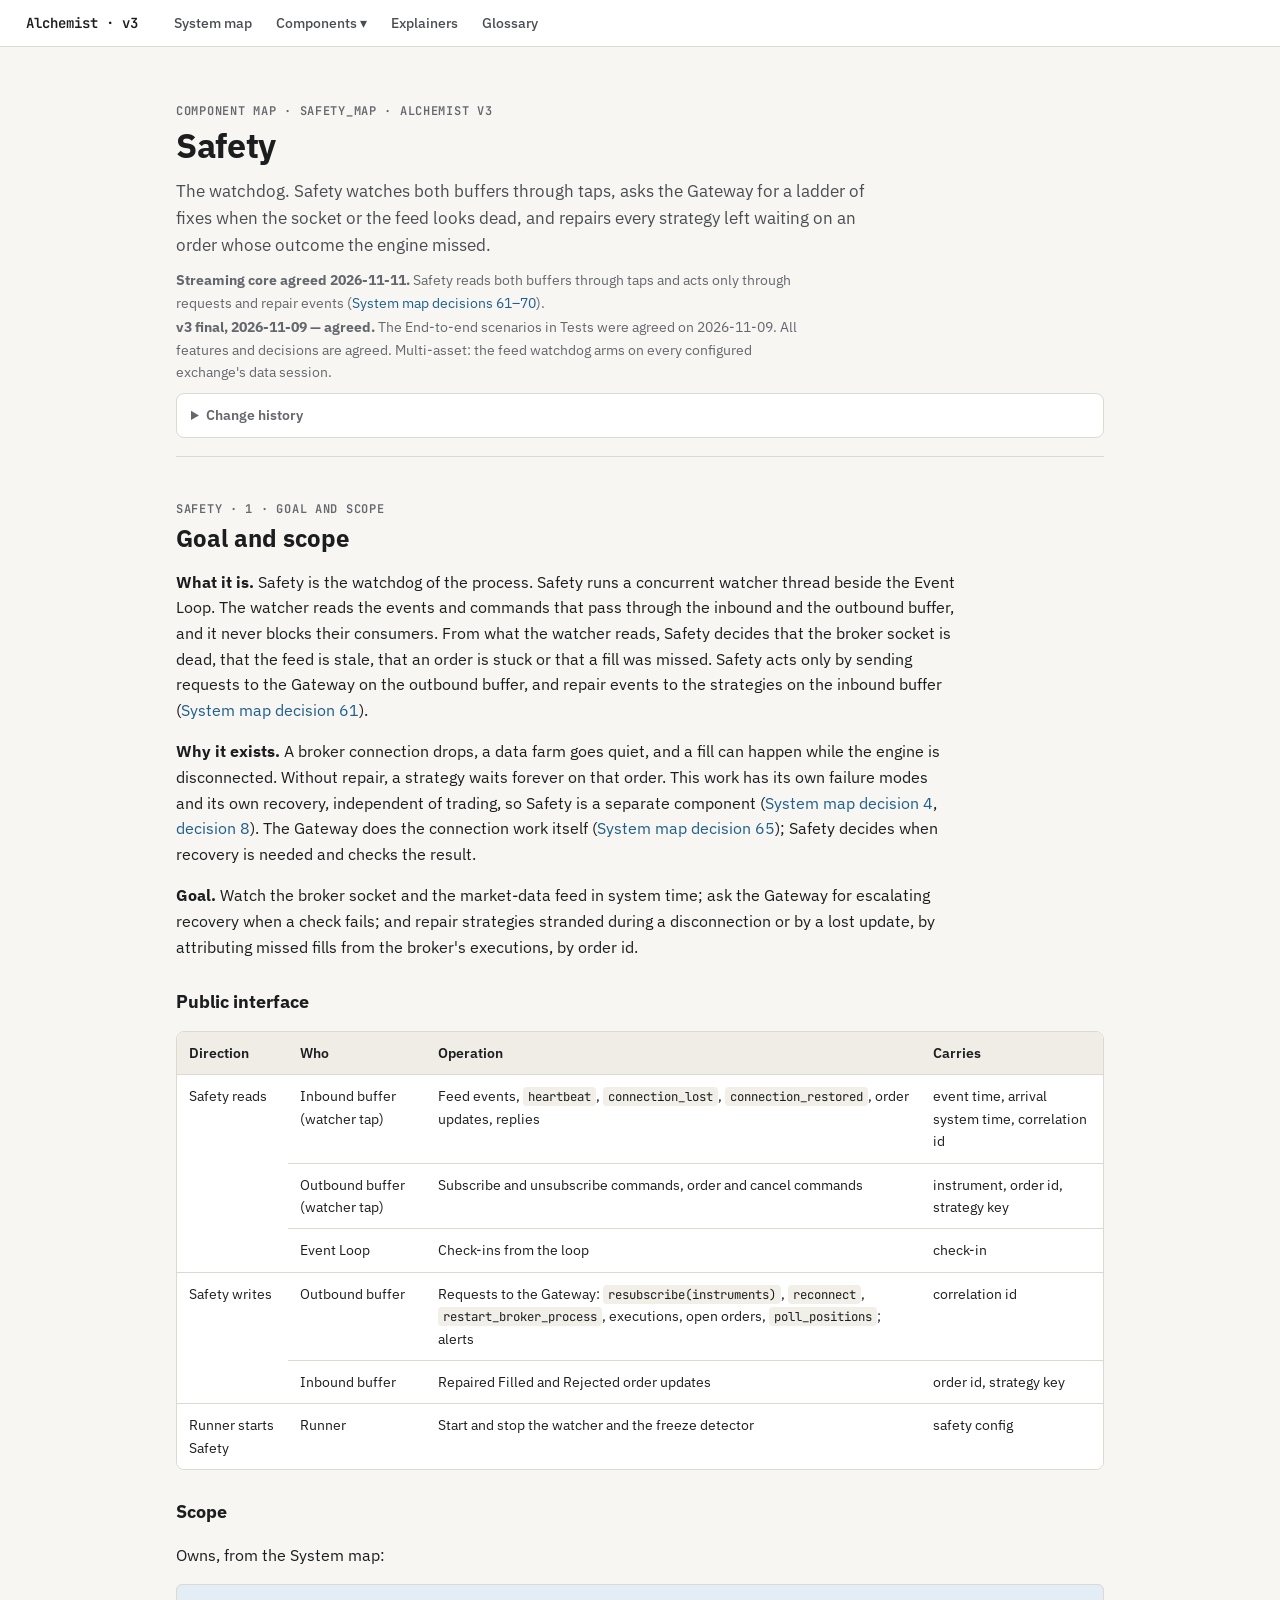
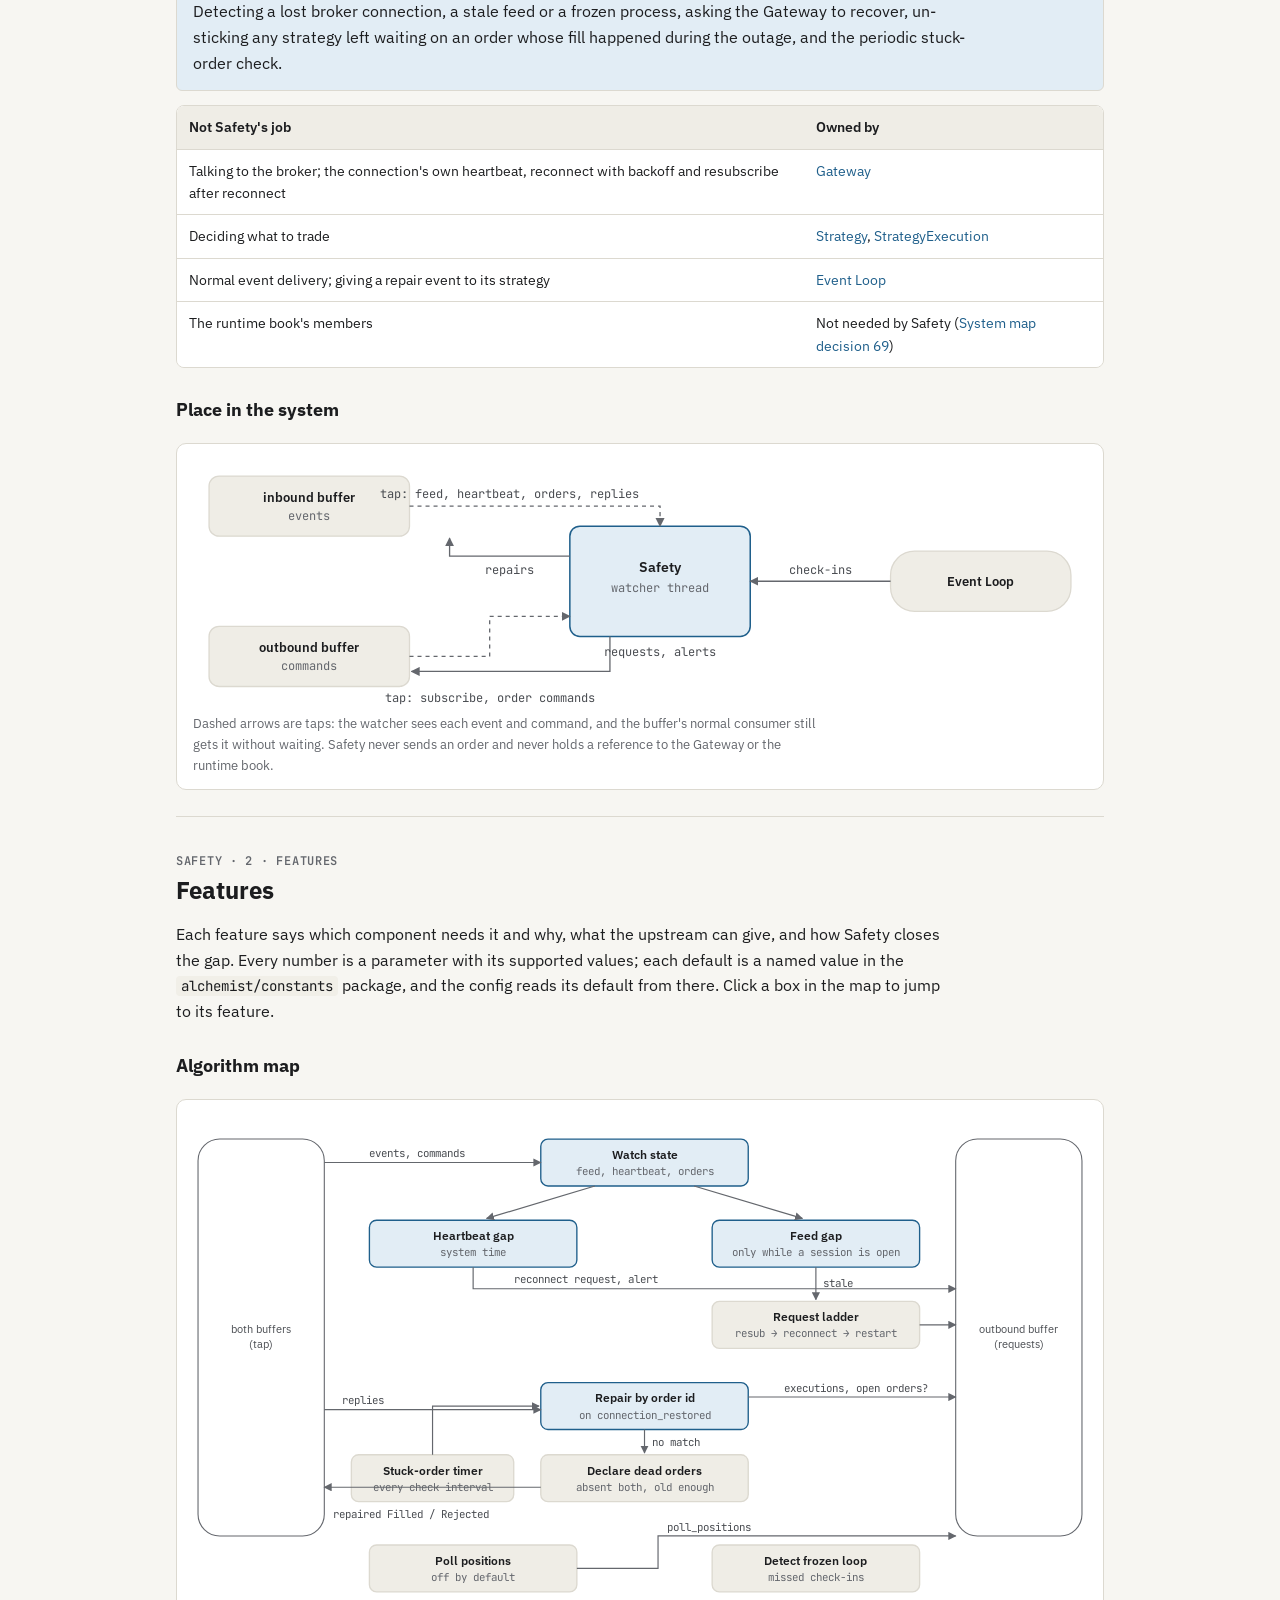
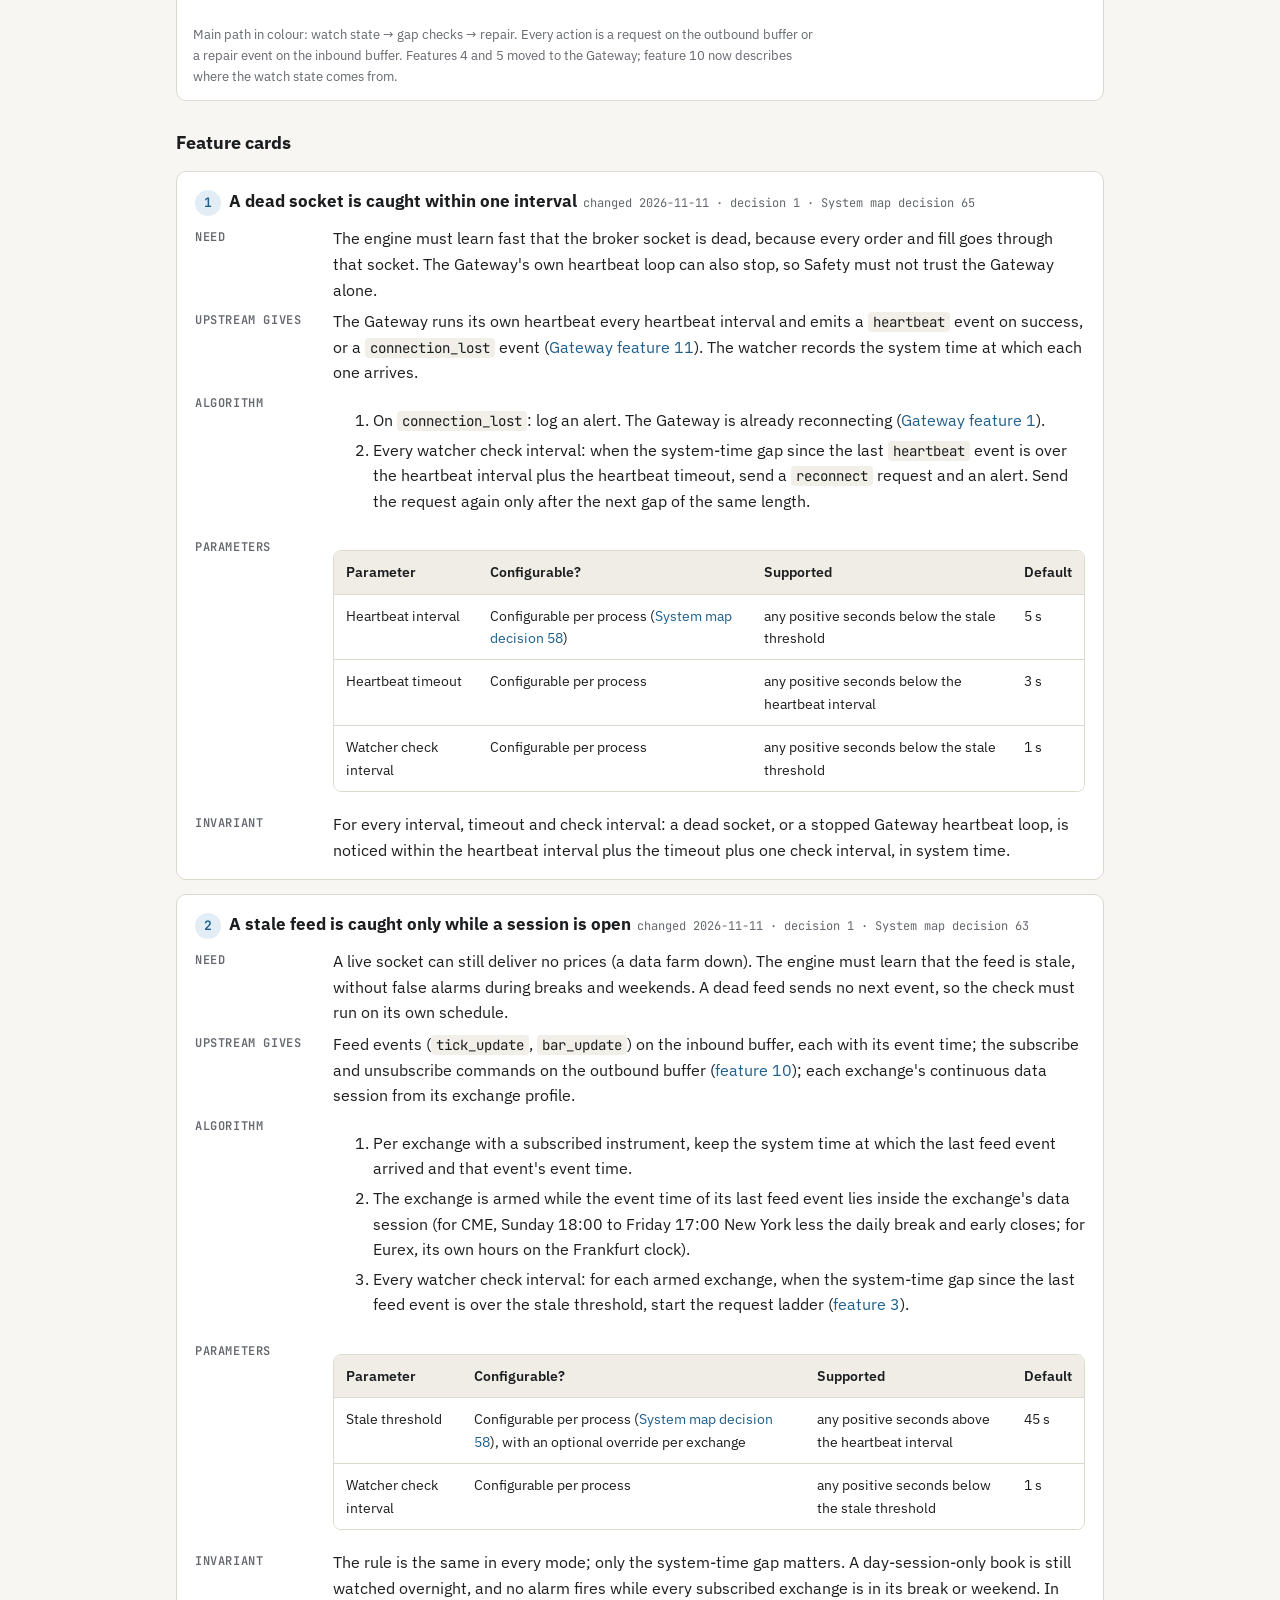
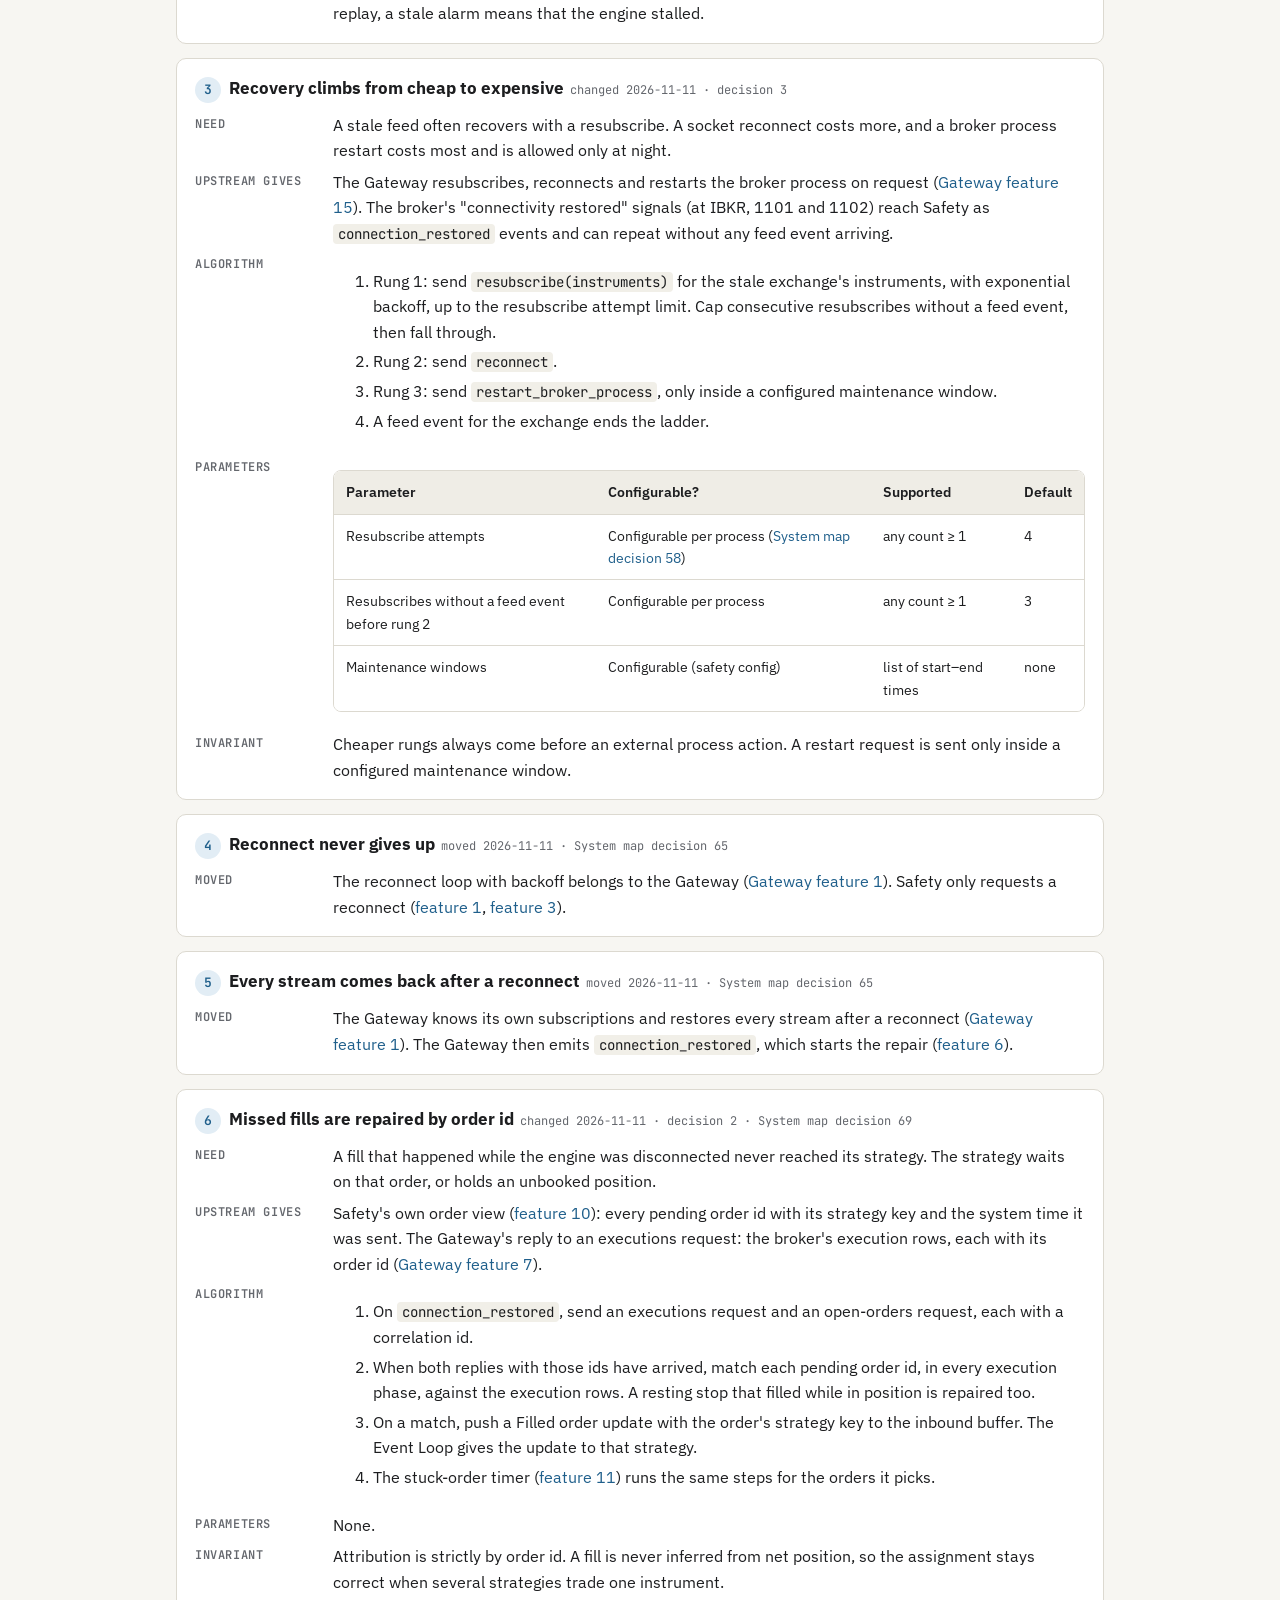
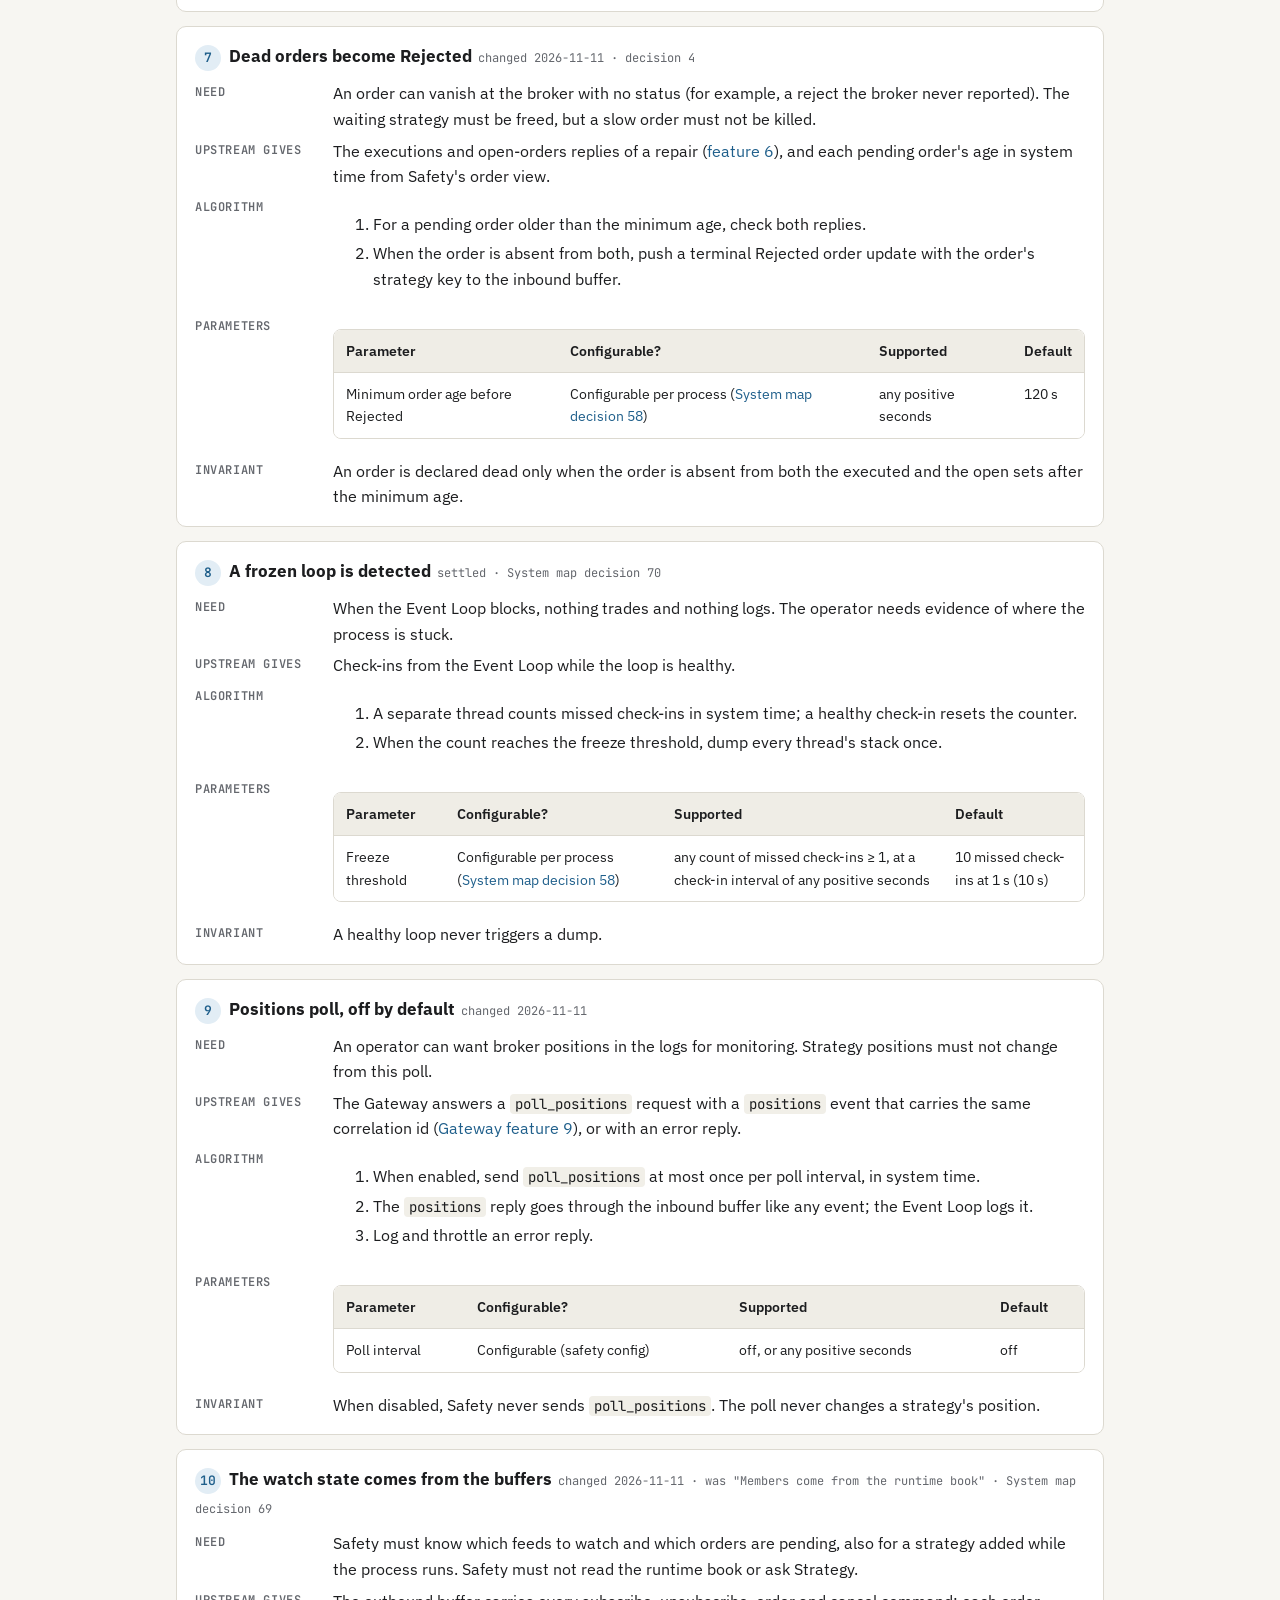
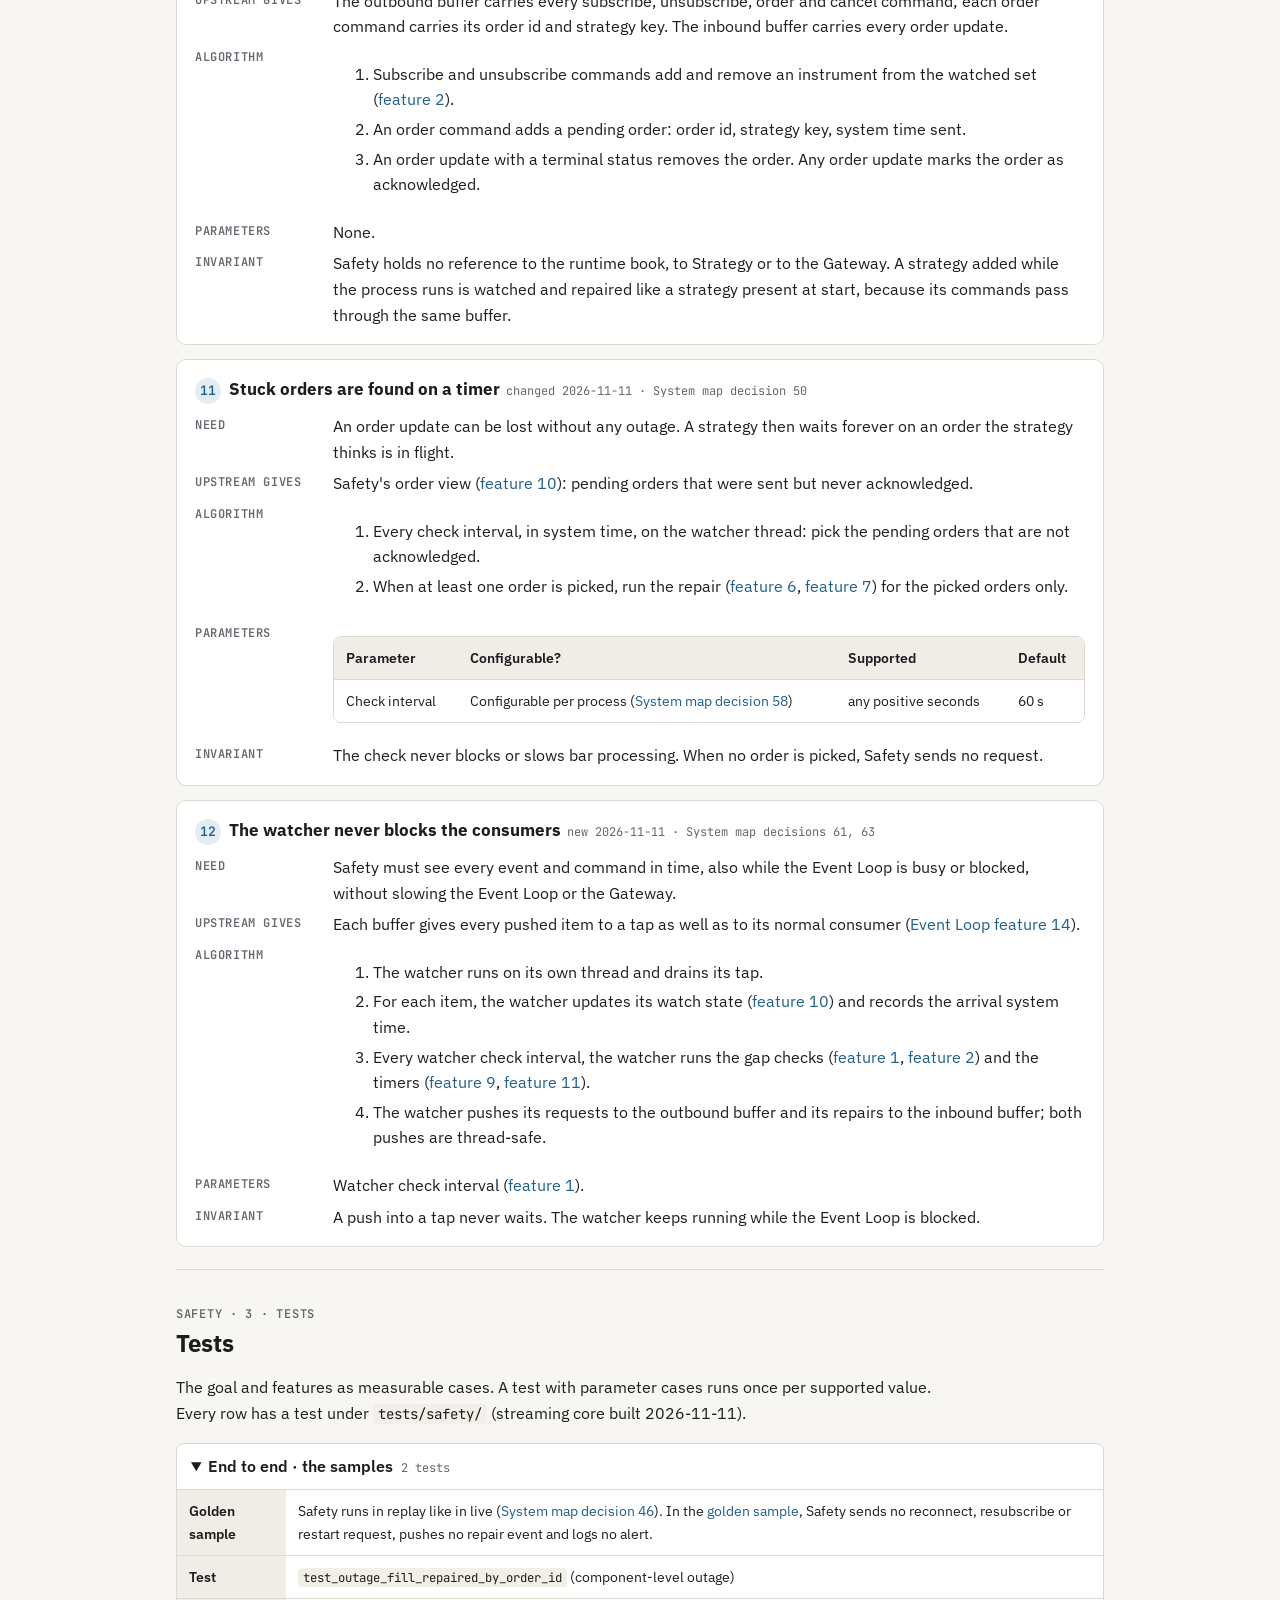
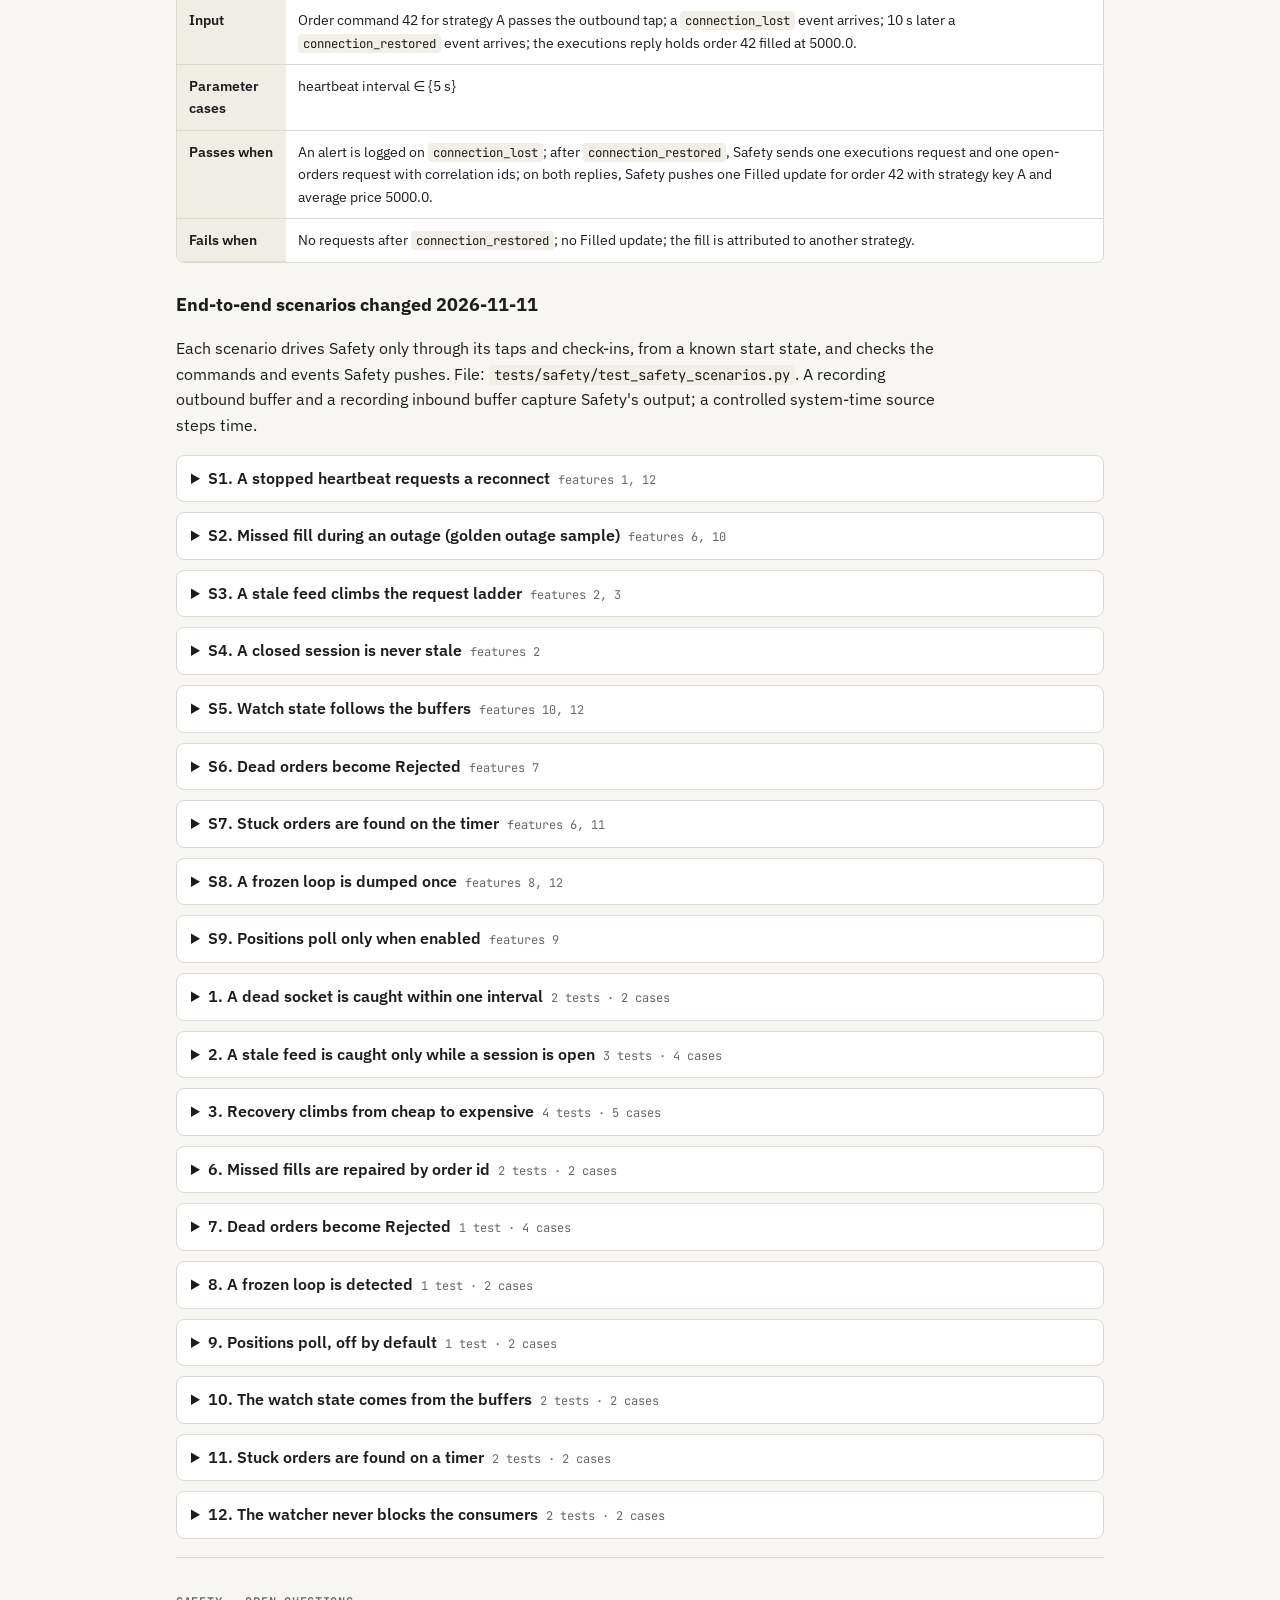
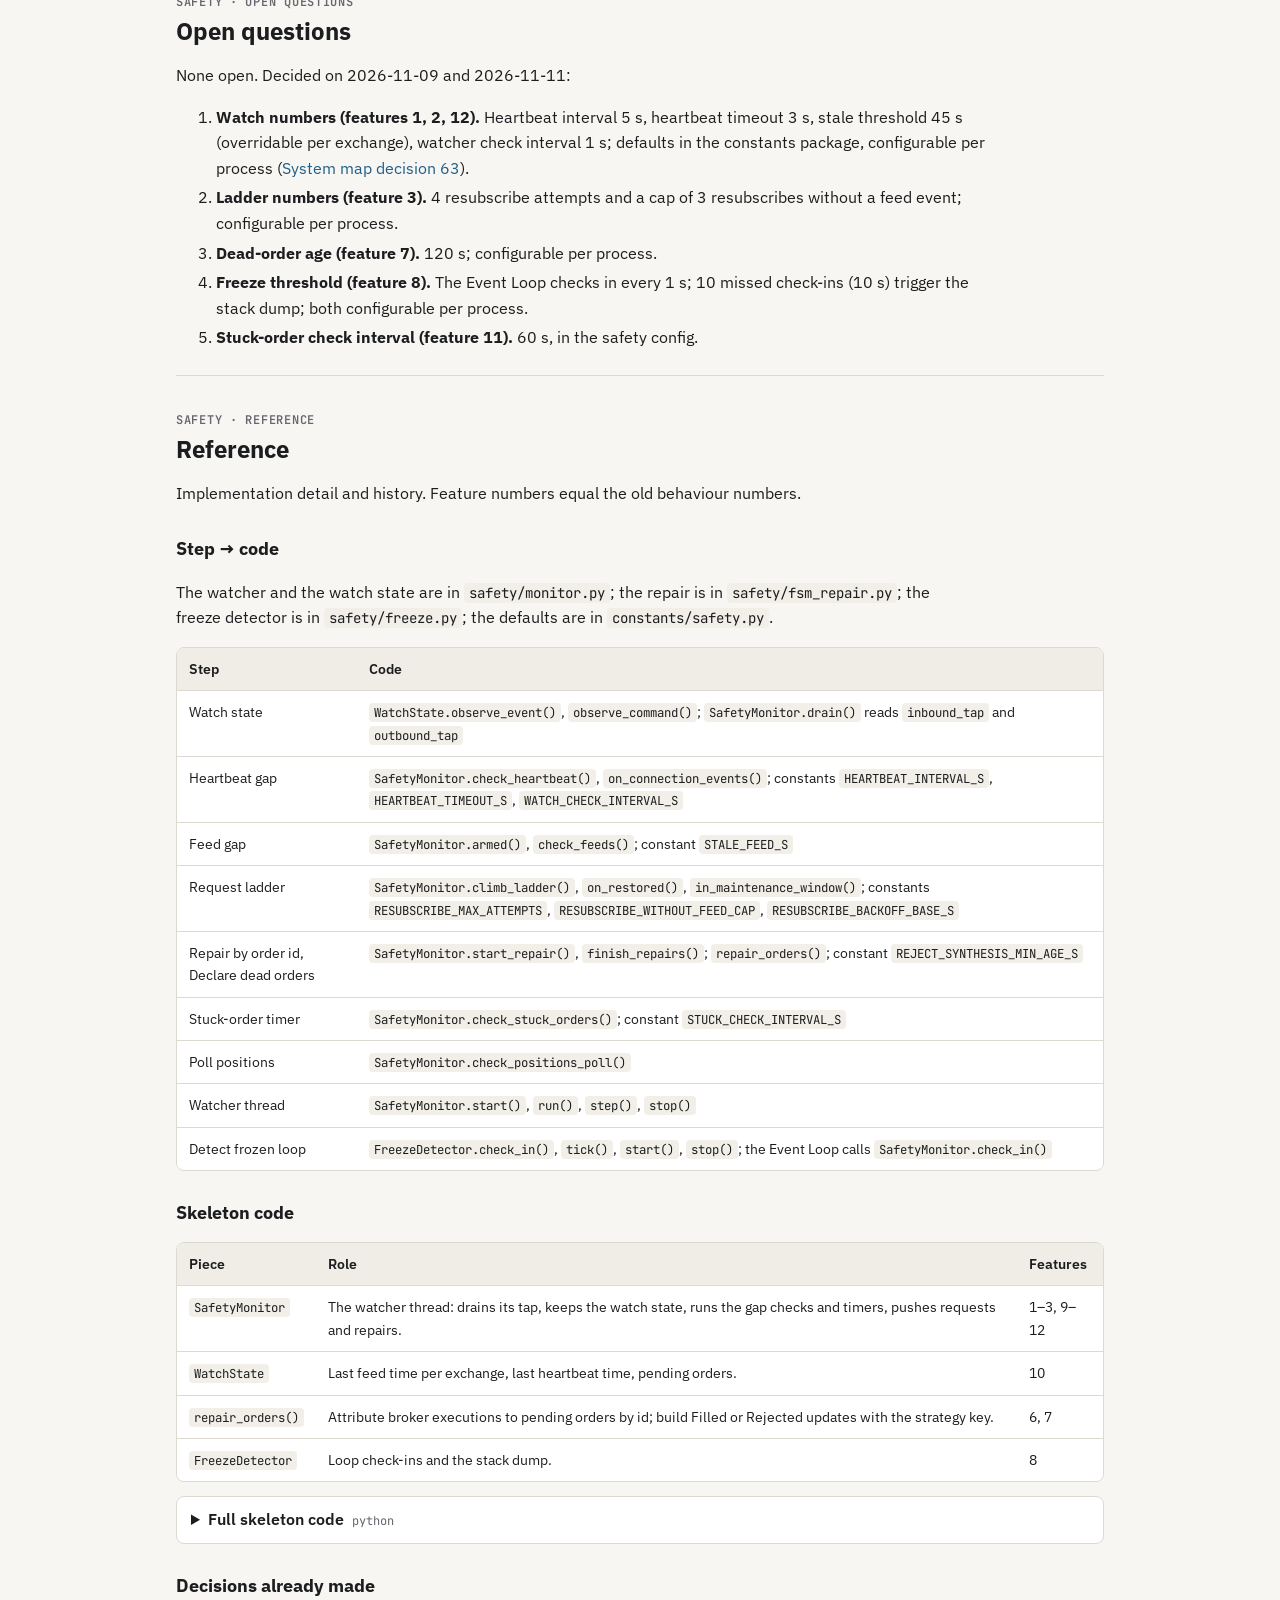
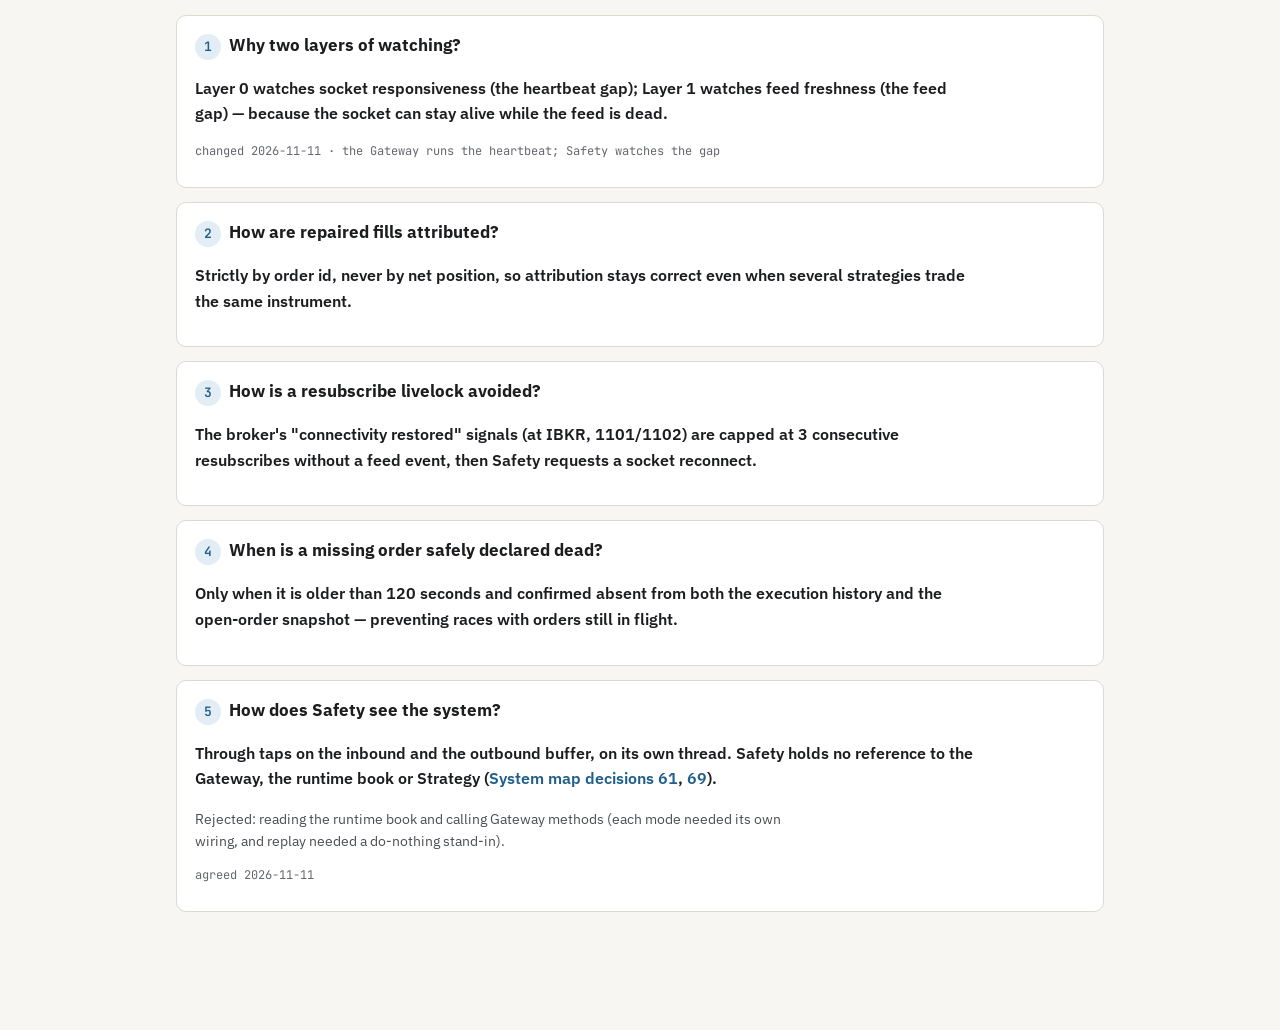
<file: system_design/v3/safety_map.html>
<!doctype html>
<html lang="en">
<head>
<meta charset="utf-8">
<meta name="viewport" content="width=device-width, initial-scale=1">
<title>Alchemist Safety map</title>
<link rel="preconnect" href="https://fonts.googleapis.com">
<link rel="preconnect" href="https://fonts.gstatic.com" crossorigin>
<link href="https://fonts.googleapis.com/css2?family=IBM+Plex+Sans:wght@400;500;600&family=JetBrains+Mono:wght@400;600&display=swap" rel="stylesheet">
<link rel="stylesheet" href="docs.css?v=6">
</head>
<body>
<nav class="topnav">
  <a class="brand" href="index.html">Alchemist · v3</a>
  <a href="system_map.html">System map</a>
  <div class="dropdown">
    <button type="button">Components ▾</button>
    <div class="menu">
      <a href="gateway_map.html">Gateway</a>
      <a href="event_loop_map.html">Event Loop</a>
      <a href="aux_data_map.html">Aux Data</a>
      <a href="strategy_map.html">Strategy</a>
      <a href="strategy_signal_map.html">StrategySignal</a>
      <a href="strategy_execution_map.html">StrategyExecution</a>
      <a href="order_manager_map.html">Order Manager</a>
      <a href="safety_map.html" class="active">Safety</a>
    </div>
  </div>
  <a href="explainers/index.html">Explainers</a>
  <a href="glossary.html">Glossary</a>
</nav>
<div class="wrap">
<header>
<div class="eyebrow">Component map · SAFETY_MAP · Alchemist v3</div>
<h1>Safety</h1>
<div class="lede"><p>The watchdog. Safety watches both buffers through taps, asks the Gateway for a ladder of fixes when the socket or the feed looks dead, and repairs every strategy left waiting on an order whose outcome the engine missed.</p></div>
<div class="meta"><p><strong>Streaming core agreed 2026-11-11.</strong> Safety reads both buffers through taps and acts only through requests and repair events (<a href="system_map.html#streaming-core">System map decisions 61–70</a>).</p>
<p><strong>v3 final, 2026-11-09 — agreed.</strong> The End-to-end scenarios in Tests were agreed on 2026-11-09. All features and decisions are agreed. Multi-asset: the feed watchdog arms on every configured exchange's data session.</p>
<details><summary>Change history</summary><ul>
<li><strong>2026-11-11</strong> — Compiled with /component-design: every existing Safety test now has a row under the feature it protects; <code>on_replies()</code> from the skeleton is now in the code.</li>
<li><strong>2026-11-11</strong> — Streaming core agreed: features 1–3, 6, 7, 9–11 rewritten for events in and commands out; features 4 and 5 moved to the Gateway; feature 10 now describes the watch state from the buffers; new feature 12, the watcher thread on buffer taps; Safety runs in replay; tests and skeleton updated; new decision 5.</li>
<li><strong>2026-11-09</strong> — End-to-end scenarios agreed.</li>
<li><strong>2026-11-09</strong> — New section End-to-end scenarios in Tests (9 scenarios, proposed, not agreed).</li>
<li><strong>2026-11-09</strong> — v3 finalized: the human accepted every proposed feature and decision.</li>
<li><strong>2026-11-09</strong> — Open questions decided: every Safety number lives in the safety config (System map decision 58); freeze threshold 10 missed check-ins at 1 s; the stale threshold may be overridden per exchange.</li>
<li><strong>2026-11-09</strong> — Review fixes: new feature 11, the periodic stuck-order check, moved from the Event Loop (System map decision 50); the golden sample row says the replay stand-in has nothing to check.</li>
<li><strong>2026-11-09</strong> — Page reordered: Goal and scope (with public interface and place in the system) → 10 features (Need / Upstream gives / Algorithm / Parameters / Invariant; same numbers as the old behaviours) → quantified tests with parameter cases, both samples as end-to-end tests → open questions → reference. Algorithm map added.</li>
</ul></details></div>
</header>

<section id="goal-and-scope">
<div class="eyebrow">Safety · 1 · Goal and scope</div>
<h2>Goal and scope</h2>
<p><strong>What it is.</strong> Safety is the watchdog of the process. Safety runs a concurrent watcher thread beside the Event Loop. The watcher reads the events and commands that pass through the inbound and the outbound buffer, and it never blocks their consumers. From what the watcher reads, Safety decides that the broker socket is dead, that the feed is stale, that an order is stuck or that a fill was missed. Safety acts only by sending requests to the Gateway on the outbound buffer, and repair events to the strategies on the inbound buffer (<a href="system_map.html#d61">System map decision 61</a>).</p>
<p><strong>Why it exists.</strong> A broker connection drops, a data farm goes quiet, and a fill can happen while the engine is disconnected. Without repair, a strategy waits forever on that order. This work has its own failure modes and its own recovery, independent of trading, so Safety is a separate component (<a href="system_map.html#d4">System map decision 4</a>, <a href="system_map.html#d8">decision 8</a>). The Gateway does the connection work itself (<a href="system_map.html#d65">System map decision 65</a>); Safety decides when recovery is needed and checks the result.</p>
<p><strong>Goal.</strong> Watch the broker socket and the market-data feed in system time; ask the Gateway for escalating recovery when a check fails; and repair strategies stranded during a disconnection or by a lost update, by attributing missed fills from the broker's executions, by order id.</p>

<h3>Public interface</h3>
<div class="table-wrap"><table>
<thead><tr><th>Direction</th><th>Who</th><th>Operation</th><th>Carries</th></tr></thead>
<tbody>
<tr><td rowspan="3">Safety reads</td><td>Inbound buffer (watcher tap)</td><td>Feed events, <code>heartbeat</code>, <code>connection_lost</code>, <code>connection_restored</code>, order updates, replies</td><td>event time, arrival system time, correlation id</td></tr>
<tr><td>Outbound buffer (watcher tap)</td><td>Subscribe and unsubscribe commands, order and cancel commands</td><td>instrument, order id, strategy key</td></tr>
<tr><td>Event Loop</td><td>Check-ins from the loop</td><td>check-in</td></tr>
<tr><td rowspan="2">Safety writes</td><td>Outbound buffer</td><td>Requests to the Gateway: <code>resubscribe(instruments)</code>, <code>reconnect</code>, <code>restart_broker_process</code>, executions, open orders, <code>poll_positions</code>; alerts</td><td>correlation id</td></tr>
<tr><td>Inbound buffer</td><td>Repaired Filled and Rejected order updates</td><td>order id, strategy key</td></tr>
<tr><td>Runner starts Safety</td><td>Runner</td><td>Start and stop the watcher and the freeze detector</td><td>safety config</td></tr>
</tbody></table></div>

<h3>Scope</h3>
<p>Owns, from the System map:</p>
<blockquote><p>Detecting a lost broker connection, a stale feed or a frozen process, asking the Gateway to recover, un-sticking any strategy left waiting on an order whose fill happened during the outage, and the periodic stuck-order check.</p></blockquote>
<div class="table-wrap"><table>
<thead><tr><th>Not Safety's job</th><th>Owned by</th></tr></thead>
<tbody>
<tr><td>Talking to the broker; the connection's own heartbeat, reconnect with backoff and resubscribe after reconnect</td><td><a href="gateway_map.html">Gateway</a></td></tr>
<tr><td>Deciding what to trade</td><td><a href="strategy_map.html">Strategy</a>, <a href="strategy_execution_map.html">StrategyExecution</a></td></tr>
<tr><td>Normal event delivery; giving a repair event to its strategy</td><td><a href="event_loop_map.html">Event Loop</a></td></tr>
<tr><td>The runtime book's members</td><td>Not needed by Safety (<a href="system_map.html#d69">System map decision 69</a>)</td></tr>
</tbody></table></div>

<h3>Place in the system</h3>
<div class="diagram">
<svg viewBox="0 0 900 250" role="img" aria-label="Safety reads both buffers through a tap and writes requests to the outbound buffer and repairs to the inbound buffer." xmlns="http://www.w3.org/2000/svg">
  <style>
    .ps-core { fill: var(--accent-soft); stroke: var(--accent); stroke-width: 1.5; }
    .ps-ext { fill: var(--surface-2); stroke: var(--line); stroke-width: 1.3; }
    .ps-t { fill: var(--ink); font: 600 14px var(--sans); text-anchor: middle; }
    .ps-x { fill: var(--ink); font: 600 13px var(--sans); text-anchor: middle; }
    .ps-r { fill: var(--ink-3); font: 12px var(--mono); text-anchor: middle; }
    .ps-l { fill: var(--ink-2); font: 12px var(--mono); text-anchor: middle; }
    .ps-a { stroke: var(--ink-3); stroke-width: 1.3; fill: none; marker-end: url(#spsah); }
    .ps-d { stroke: var(--ink-3); stroke-width: 1.3; fill: none; stroke-dasharray: 4 4; marker-end: url(#spsah); }
  </style>
  <defs><marker id="spsah" viewBox="0 0 10 10" refX="9" refY="5" markerWidth="7" markerHeight="7" orient="auto-start-reverse"><path d="M0,0 L10,5 L0,10 z" fill="var(--ink-3)"/></marker></defs>
  <rect class="ps-ext" x="20" y="20" width="200" height="60" rx="10"/><text class="ps-x" x="120" y="46">inbound buffer</text><text class="ps-r" x="120" y="64">events</text>
  <rect class="ps-ext" x="20" y="170" width="200" height="60" rx="10"/><text class="ps-x" x="120" y="196">outbound buffer</text><text class="ps-r" x="120" y="214">commands</text>
  <rect class="ps-core" x="380" y="70" width="180" height="110" rx="10"/><text class="ps-t" x="470" y="116">Safety</text><text class="ps-r" x="470" y="136">watcher thread</text>
  <path class="ps-d" d="M220,50 H470 V70"/><text class="ps-l" x="320" y="42">tap: feed, heartbeat, orders, replies</text>
  <path class="ps-d" d="M220,200 H300 V160 H380"/><text class="ps-l" x="300" y="245">tap: subscribe, order commands</text>
  <path class="ps-a" d="M420,180 V215 H222"/><text class="ps-l" x="330" y="230"></text>
  <path class="ps-a" d="M380,100 H260 V82"/><text class="ps-l" x="320" y="118">repairs</text>
  <text class="ps-l" x="470" y="200">requests, alerts</text>
  <rect class="ps-ext" x="700" y="95" width="180" height="60" rx="24"/><text class="ps-x" x="790" y="130">Event Loop</text>
  <path class="ps-a" d="M700,125 H560"/><text class="ps-l" x="630" y="118">check-ins</text>
</svg>
<p class="caption">Dashed arrows are taps: the watcher sees each event and command, and the buffer's normal consumer still gets it without waiting. Safety never sends an order and never holds a reference to the Gateway or the runtime book.</p>
</div>
</section>

<section id="features">
<div class="eyebrow">Safety · 2 · Features</div>
<h2>Features</h2>
<p>Each feature says which component needs it and why, what the upstream can give, and how Safety closes the gap. Every number is a parameter with its supported values; each default is a named value in the <code>alchemist/constants</code> package, and the config reads its default from there. Click a box in the map to jump to its feature.</p>

<h3>Algorithm map</h3>
<div class="diagram">
<svg viewBox="0 0 1000 560" role="img" aria-label="Safety steps: the watcher reads both buffers through taps; heartbeat gap and feed gap checks in system time; a stale feed climbs the request ladder; a connection restored event starts the repair by order id; dead orders become Rejected; a timer checks stuck orders; a frozen loop gives a stack dump; an optional positions poll." xmlns="http://www.w3.org/2000/svg">
  <style>
    .s-stp { fill: var(--surface-2); stroke: var(--line); stroke-width: 1.5; }
    .s-main { fill: var(--accent-soft); stroke: var(--accent); stroke-width: 1.5; }
    .s-ext { fill: none; stroke: var(--ink-3); stroke-width: 1.2; }
    .s-t { fill: var(--ink); font: 600 13px var(--sans); text-anchor: middle; }
    .s-r { fill: var(--ink-3); font: 12px var(--mono); text-anchor: middle; }
    .s-x { fill: var(--ink-2); font: 12px var(--sans); text-anchor: middle; }
    .s-l { fill: var(--ink-2); font: 12px var(--mono); }
    .s-a { stroke: var(--ink-3); stroke-width: 1.3; fill: none; marker-end: url(#sah); }
  </style>
  <defs><marker id="sah" viewBox="0 0 10 10" refX="9" refY="5" markerWidth="7" markerHeight="7" orient="auto-start-reverse"><path d="M0,0 L10,5 L0,10 z" fill="var(--ink-3)"/></marker></defs>
  <rect class="s-ext" x="10" y="30" width="140" height="440" rx="24"/><text class="s-x" x="80" y="245">both buffers</text><text class="s-x" x="80" y="262">(tap)</text>
  <rect class="s-ext" x="850" y="30" width="140" height="440" rx="24"/><text class="s-x" x="920" y="245">outbound buffer</text><text class="s-x" x="920" y="262">(requests)</text>

  <rect class="s-main" x="390" y="30" width="230" height="52" rx="8"/><text class="s-t" x="505" y="52">Watch state</text><text class="s-r" x="505" y="70">feed, heartbeat, orders</text>
  <path class="s-a" d="M150,56 H390"/><text class="s-l" x="200" y="50">events, commands</text>

  <rect class="s-main" x="200" y="120" width="230" height="52" rx="8"/><text class="s-t" x="315" y="142">Heartbeat gap</text><text class="s-r" x="315" y="160">system time</text>
  <rect class="s-main" x="580" y="120" width="230" height="52" rx="8"/><text class="s-t" x="695" y="142">Feed gap</text><text class="s-r" x="695" y="160">only while a session is open</text>
  <path class="s-a" d="M450,82 L330,118"/><path class="s-a" d="M560,82 L680,118"/>

  <rect class="s-stp" x="580" y="210" width="230" height="52" rx="8"/><text class="s-t" x="695" y="232">Request ladder</text><text class="s-r" x="695" y="250">resub → reconnect → restart</text>
  <path class="s-a" d="M695,172 V208"/><text class="s-l" x="703" y="194">stale</text>
  <path class="s-a" d="M810,236 H850"/>
  <path class="s-a" d="M315,172 V196 H850"/><text class="s-l" x="360" y="190">reconnect request, alert</text>

  <rect class="s-main" x="390" y="300" width="230" height="52" rx="8"/><text class="s-t" x="505" y="322">Repair by order id</text><text class="s-r" x="505" y="340">on connection_restored</text>
  <path class="s-a" d="M620,316 H850"/><text class="s-l" x="660" y="310">executions, open orders?</text>
  <path class="s-a" d="M150,330 H390"/><text class="s-l" x="170" y="324">replies</text>
  <rect class="s-stp" x="390" y="380" width="230" height="52" rx="8"/><text class="s-t" x="505" y="402">Declare dead orders</text><text class="s-r" x="505" y="420">absent both, old enough</text>
  <path class="s-a" d="M505,352 V378"/><text class="s-l" x="513" y="370">no match</text>
  <rect class="s-stp" x="180" y="380" width="180" height="52" rx="8"/><text class="s-t" x="270" y="402">Stuck-order timer</text><text class="s-r" x="270" y="420">every check interval</text>
  <path class="s-a" d="M270,380 V326 H388"/>
  <path class="s-a" d="M390,416 H150"/><text class="s-l" x="160" y="450">repaired Filled / Rejected</text>

  <rect class="s-stp" x="580" y="480" width="230" height="52" rx="8"/><text class="s-t" x="695" y="502">Detect frozen loop</text><text class="s-r" x="695" y="520">missed check-ins</text>
  <rect class="s-stp" x="200" y="480" width="230" height="52" rx="8"/><text class="s-t" x="315" y="502">Poll positions</text><text class="s-r" x="315" y="520">off by default</text>
  <path class="s-a" d="M430,506 H520 V470 H850"/><text class="s-l" x="530" y="464">poll_positions</text>

  <a href="#f12"><rect x="390" y="30" width="230" height="52" rx="8" fill="transparent" style="cursor:pointer"><title>Feature 12</title></rect></a>
  <a href="#f1"><rect x="200" y="120" width="230" height="52" rx="8" fill="transparent" style="cursor:pointer"><title>Feature 1</title></rect></a>
  <a href="#f2"><rect x="580" y="120" width="230" height="52" rx="8" fill="transparent" style="cursor:pointer"><title>Feature 2</title></rect></a>
  <a href="#f3"><rect x="580" y="210" width="230" height="52" rx="8" fill="transparent" style="cursor:pointer"><title>Feature 3</title></rect></a>
  <a href="#f6"><rect x="390" y="300" width="230" height="52" rx="8" fill="transparent" style="cursor:pointer"><title>Feature 6</title></rect></a>
  <a href="#f7"><rect x="390" y="380" width="230" height="52" rx="8" fill="transparent" style="cursor:pointer"><title>Feature 7</title></rect></a>
  <a href="#f11"><rect x="180" y="380" width="180" height="52" rx="8" fill="transparent" style="cursor:pointer"><title>Feature 11</title></rect></a>
  <a href="#f8"><rect x="580" y="480" width="230" height="52" rx="8" fill="transparent" style="cursor:pointer"><title>Feature 8</title></rect></a>
  <a href="#f9"><rect x="200" y="480" width="230" height="52" rx="8" fill="transparent" style="cursor:pointer"><title>Feature 9</title></rect></a>
</svg>
<p class="caption">Main path in colour: watch state → gap checks → repair. Every action is a request on the outbound buffer or a repair event on the inbound buffer. Features 4 and 5 moved to the Gateway; feature 10 now describes where the watch state comes from.</p>
</div>

<h3>Feature cards</h3>

<div class="behaviour" id="f1"><h3><span class="num">1</span>A dead socket is caught within one interval<span class="added">changed 2026-11-11 · decision 1 · System map decision 65</span></h3><dl class="gmi">
<dt>Need</dt><dd>The engine must learn fast that the broker socket is dead, because every order and fill goes through that socket. The Gateway's own heartbeat loop can also stop, so Safety must not trust the Gateway alone.</dd>
<dt>Upstream gives</dt><dd>The Gateway runs its own heartbeat every heartbeat interval and emits a <code>heartbeat</code> event on success, or a <code>connection_lost</code> event (<a href="gateway_map.html#f11">Gateway feature 11</a>). The watcher records the system time at which each one arrives.</dd>
<dt>Algorithm</dt><dd><ol>
<li>On <code>connection_lost</code>: log an alert. The Gateway is already reconnecting (<a href="gateway_map.html#f1">Gateway feature 1</a>).</li>
<li>Every watcher check interval: when the system-time gap since the last <code>heartbeat</code> event is over the heartbeat interval plus the heartbeat timeout, send a <code>reconnect</code> request and an alert. Send the request again only after the next gap of the same length.</li>
</ol></dd>
<dt>Parameters</dt><dd><div class="table-wrap"><table><thead><tr><th>Parameter</th><th>Configurable?</th><th>Supported</th><th>Default</th></tr></thead><tbody>
<tr><td>Heartbeat interval</td><td>Configurable per process (<a href="system_map.html#d58">System map decision 58</a>)</td><td>any positive seconds below the stale threshold</td><td>5 s</td></tr>
<tr><td>Heartbeat timeout</td><td>Configurable per process</td><td>any positive seconds below the heartbeat interval</td><td>3 s</td></tr>
<tr><td>Watcher check interval</td><td>Configurable per process</td><td>any positive seconds below the stale threshold</td><td>1 s</td></tr>
</tbody></table></div></dd>
<dt>Invariant</dt><dd>For every interval, timeout and check interval: a dead socket, or a stopped Gateway heartbeat loop, is noticed within the heartbeat interval plus the timeout plus one check interval, in system time.</dd>
</dl></div>

<div class="behaviour" id="f2"><h3><span class="num">2</span>A stale feed is caught only while a session is open<span class="added">changed 2026-11-11 · decision 1 · System map decision 63</span></h3><dl class="gmi">
<dt>Need</dt><dd>A live socket can still deliver no prices (a data farm down). The engine must learn that the feed is stale, without false alarms during breaks and weekends. A dead feed sends no next event, so the check must run on its own schedule.</dd>
<dt>Upstream gives</dt><dd>Feed events (<code>tick_update</code>, <code>bar_update</code>) on the inbound buffer, each with its event time; the subscribe and unsubscribe commands on the outbound buffer (<a href="#f10">feature 10</a>); each exchange's continuous data session from its exchange profile.</dd>
<dt>Algorithm</dt><dd><ol>
<li>Per exchange with a subscribed instrument, keep the system time at which the last feed event arrived and that event's event time.</li>
<li>The exchange is armed while the event time of its last feed event lies inside the exchange's data session (for CME, Sunday 18:00 to Friday 17:00 New York less the daily break and early closes; for Eurex, its own hours on the Frankfurt clock).</li>
<li>Every watcher check interval: for each armed exchange, when the system-time gap since the last feed event is over the stale threshold, start the request ladder (<a href="#f3">feature 3</a>).</li>
</ol></dd>
<dt>Parameters</dt><dd><div class="table-wrap"><table><thead><tr><th>Parameter</th><th>Configurable?</th><th>Supported</th><th>Default</th></tr></thead><tbody>
<tr><td>Stale threshold</td><td>Configurable per process (<a href="system_map.html#d58">System map decision 58</a>), with an optional override per exchange</td><td>any positive seconds above the heartbeat interval</td><td>45 s</td></tr>
<tr><td>Watcher check interval</td><td>Configurable per process</td><td>any positive seconds below the stale threshold</td><td>1 s</td></tr>
</tbody></table></div></dd>
<dt>Invariant</dt><dd>The rule is the same in every mode; only the system-time gap matters. A day-session-only book is still watched overnight, and no alarm fires while every subscribed exchange is in its break or weekend. In replay, a stale alarm means that the engine stalled.</dd>
</dl></div>

<div class="behaviour" id="f3"><h3><span class="num">3</span>Recovery climbs from cheap to expensive<span class="added">changed 2026-11-11 · decision 3</span></h3><dl class="gmi">
<dt>Need</dt><dd>A stale feed often recovers with a resubscribe. A socket reconnect costs more, and a broker process restart costs most and is allowed only at night.</dd>
<dt>Upstream gives</dt><dd>The Gateway resubscribes, reconnects and restarts the broker process on request (<a href="gateway_map.html#f15">Gateway feature 15</a>). The broker's "connectivity restored" signals (at IBKR, 1101 and 1102) reach Safety as <code>connection_restored</code> events and can repeat without any feed event arriving.</dd>
<dt>Algorithm</dt><dd><ol>
<li>Rung 1: send <code>resubscribe(instruments)</code> for the stale exchange's instruments, with exponential backoff, up to the resubscribe attempt limit. Cap consecutive resubscribes without a feed event, then fall through.</li>
<li>Rung 2: send <code>reconnect</code>.</li>
<li>Rung 3: send <code>restart_broker_process</code>, only inside a configured maintenance window.</li>
<li>A feed event for the exchange ends the ladder.</li>
</ol></dd>
<dt>Parameters</dt><dd><div class="table-wrap"><table><thead><tr><th>Parameter</th><th>Configurable?</th><th>Supported</th><th>Default</th></tr></thead><tbody>
<tr><td>Resubscribe attempts</td><td>Configurable per process (<a href="system_map.html#d58">System map decision 58</a>)</td><td>any count ≥ 1</td><td>4</td></tr>
<tr><td>Resubscribes without a feed event before rung 2</td><td>Configurable per process</td><td>any count ≥ 1</td><td>3</td></tr>
<tr><td>Maintenance windows</td><td>Configurable (safety config)</td><td>list of start–end times</td><td>none</td></tr>
</tbody></table></div></dd>
<dt>Invariant</dt><dd>Cheaper rungs always come before an external process action. A restart request is sent only inside a configured maintenance window.</dd>
</dl></div>

<div class="behaviour" id="f4"><h3><span class="num">4</span>Reconnect never gives up<span class="added">moved 2026-11-11 · System map decision 65</span></h3><dl class="gmi">
<dt>Moved</dt><dd>The reconnect loop with backoff belongs to the Gateway (<a href="gateway_map.html#f1">Gateway feature 1</a>). Safety only requests a reconnect (<a href="#f1">feature 1</a>, <a href="#f3">feature 3</a>).</dd>
</dl></div>

<div class="behaviour" id="f5"><h3><span class="num">5</span>Every stream comes back after a reconnect<span class="added">moved 2026-11-11 · System map decision 65</span></h3><dl class="gmi">
<dt>Moved</dt><dd>The Gateway knows its own subscriptions and restores every stream after a reconnect (<a href="gateway_map.html#f1">Gateway feature 1</a>). The Gateway then emits <code>connection_restored</code>, which starts the repair (<a href="#f6">feature 6</a>).</dd>
</dl></div>

<div class="behaviour" id="f6"><h3><span class="num">6</span>Missed fills are repaired by order id<span class="added">changed 2026-11-11 · decision 2 · System map decision 69</span></h3><dl class="gmi">
<dt>Need</dt><dd>A fill that happened while the engine was disconnected never reached its strategy. The strategy waits on that order, or holds an unbooked position.</dd>
<dt>Upstream gives</dt><dd>Safety's own order view (<a href="#f10">feature 10</a>): every pending order id with its strategy key and the system time it was sent. The Gateway's reply to an executions request: the broker's execution rows, each with its order id (<a href="gateway_map.html#f7">Gateway feature 7</a>).</dd>
<dt>Algorithm</dt><dd><ol>
<li>On <code>connection_restored</code>, send an executions request and an open-orders request, each with a correlation id.</li>
<li>When both replies with those ids have arrived, match each pending order id, in every execution phase, against the execution rows. A resting stop that filled while in position is repaired too.</li>
<li>On a match, push a Filled order update with the order's strategy key to the inbound buffer. The Event Loop gives the update to that strategy.</li>
<li>The stuck-order timer (<a href="#f11">feature 11</a>) runs the same steps for the orders it picks.</li>
</ol></dd>
<dt>Parameters</dt><dd>None.</dd>
<dt>Invariant</dt><dd>Attribution is strictly by order id. A fill is never inferred from net position, so the assignment stays correct when several strategies trade one instrument.</dd>
</dl></div>

<div class="behaviour" id="f7"><h3><span class="num">7</span>Dead orders become Rejected<span class="added">changed 2026-11-11 · decision 4</span></h3><dl class="gmi">
<dt>Need</dt><dd>An order can vanish at the broker with no status (for example, a reject the broker never reported). The waiting strategy must be freed, but a slow order must not be killed.</dd>
<dt>Upstream gives</dt><dd>The executions and open-orders replies of a repair (<a href="#f6">feature 6</a>), and each pending order's age in system time from Safety's order view.</dd>
<dt>Algorithm</dt><dd><ol>
<li>For a pending order older than the minimum age, check both replies.</li>
<li>When the order is absent from both, push a terminal Rejected order update with the order's strategy key to the inbound buffer.</li>
</ol></dd>
<dt>Parameters</dt><dd><div class="table-wrap"><table><thead><tr><th>Parameter</th><th>Configurable?</th><th>Supported</th><th>Default</th></tr></thead><tbody>
<tr><td>Minimum order age before Rejected</td><td>Configurable per process (<a href="system_map.html#d58">System map decision 58</a>)</td><td>any positive seconds</td><td>120 s</td></tr>
</tbody></table></div></dd>
<dt>Invariant</dt><dd>An order is declared dead only when the order is absent from both the executed and the open sets after the minimum age.</dd>
</dl></div>

<div class="behaviour" id="f8"><h3><span class="num">8</span>A frozen loop is detected<span class="added">settled · System map decision 70</span></h3><dl class="gmi">
<dt>Need</dt><dd>When the Event Loop blocks, nothing trades and nothing logs. The operator needs evidence of where the process is stuck.</dd>
<dt>Upstream gives</dt><dd>Check-ins from the Event Loop while the loop is healthy.</dd>
<dt>Algorithm</dt><dd><ol>
<li>A separate thread counts missed check-ins in system time; a healthy check-in resets the counter.</li>
<li>When the count reaches the freeze threshold, dump every thread's stack once.</li>
</ol></dd>
<dt>Parameters</dt><dd><div class="table-wrap"><table><thead><tr><th>Parameter</th><th>Configurable?</th><th>Supported</th><th>Default</th></tr></thead><tbody>
<tr><td>Freeze threshold</td><td>Configurable per process (<a href="system_map.html#d58">System map decision 58</a>)</td><td>any count of missed check-ins ≥ 1, at a check-in interval of any positive seconds</td><td>10 missed check-ins at 1 s (10 s)</td></tr>
</tbody></table></div></dd>
<dt>Invariant</dt><dd>A healthy loop never triggers a dump.</dd>
</dl></div>

<div class="behaviour" id="f9"><h3><span class="num">9</span>Positions poll, off by default<span class="added">changed 2026-11-11</span></h3><dl class="gmi">
<dt>Need</dt><dd>An operator can want broker positions in the logs for monitoring. Strategy positions must not change from this poll.</dd>
<dt>Upstream gives</dt><dd>The Gateway answers a <code>poll_positions</code> request with a <code>positions</code> event that carries the same correlation id (<a href="gateway_map.html#f9">Gateway feature 9</a>), or with an error reply.</dd>
<dt>Algorithm</dt><dd><ol>
<li>When enabled, send <code>poll_positions</code> at most once per poll interval, in system time.</li>
<li>The <code>positions</code> reply goes through the inbound buffer like any event; the Event Loop logs it.</li>
<li>Log and throttle an error reply.</li>
</ol></dd>
<dt>Parameters</dt><dd><div class="table-wrap"><table><thead><tr><th>Parameter</th><th>Configurable?</th><th>Supported</th><th>Default</th></tr></thead><tbody>
<tr><td>Poll interval</td><td>Configurable (safety config)</td><td>off, or any positive seconds</td><td>off</td></tr>
</tbody></table></div></dd>
<dt>Invariant</dt><dd>When disabled, Safety never sends <code>poll_positions</code>. The poll never changes a strategy's position.</dd>
</dl></div>

<div class="behaviour" id="f10"><h3><span class="num">10</span>The watch state comes from the buffers<span class="added">changed 2026-11-11 · was "Members come from the runtime book" · System map decision 69</span></h3><dl class="gmi">
<dt>Need</dt><dd>Safety must know which feeds to watch and which orders are pending, also for a strategy added while the process runs. Safety must not read the runtime book or ask Strategy.</dd>
<dt>Upstream gives</dt><dd>The outbound buffer carries every subscribe, unsubscribe, order and cancel command; each order command carries its order id and strategy key. The inbound buffer carries every order update.</dd>
<dt>Algorithm</dt><dd><ol>
<li>Subscribe and unsubscribe commands add and remove an instrument from the watched set (<a href="#f2">feature 2</a>).</li>
<li>An order command adds a pending order: order id, strategy key, system time sent.</li>
<li>An order update with a terminal status removes the order. Any order update marks the order as acknowledged.</li>
</ol></dd>
<dt>Parameters</dt><dd>None.</dd>
<dt>Invariant</dt><dd>Safety holds no reference to the runtime book, to Strategy or to the Gateway. A strategy added while the process runs is watched and repaired like a strategy present at start, because its commands pass through the same buffer.</dd>
</dl></div>

<div class="behaviour" id="f11"><h3><span class="num">11</span>Stuck orders are found on a timer<span class="added">changed 2026-11-11 · System map decision 50</span></h3><dl class="gmi">
<dt>Need</dt><dd>An order update can be lost without any outage. A strategy then waits forever on an order the strategy thinks is in flight.</dd>
<dt>Upstream gives</dt><dd>Safety's order view (<a href="#f10">feature 10</a>): pending orders that were sent but never acknowledged.</dd>
<dt>Algorithm</dt><dd><ol>
<li>Every check interval, in system time, on the watcher thread: pick the pending orders that are not acknowledged.</li>
<li>When at least one order is picked, run the repair (<a href="#f6">feature 6</a>, <a href="#f7">feature 7</a>) for the picked orders only.</li>
</ol></dd>
<dt>Parameters</dt><dd><div class="table-wrap"><table><thead><tr><th>Parameter</th><th>Configurable?</th><th>Supported</th><th>Default</th></tr></thead><tbody>
<tr><td>Check interval</td><td>Configurable per process (<a href="system_map.html#d58">System map decision 58</a>)</td><td>any positive seconds</td><td>60 s</td></tr>
</tbody></table></div></dd>
<dt>Invariant</dt><dd>The check never blocks or slows bar processing. When no order is picked, Safety sends no request.</dd>
</dl></div>

<div class="behaviour" id="f12"><h3><span class="num">12</span>The watcher never blocks the consumers<span class="added">new 2026-11-11 · System map decisions 61, 63</span></h3><dl class="gmi">
<dt>Need</dt><dd>Safety must see every event and command in time, also while the Event Loop is busy or blocked, without slowing the Event Loop or the Gateway.</dd>
<dt>Upstream gives</dt><dd>Each buffer gives every pushed item to a tap as well as to its normal consumer (<a href="event_loop_map.html#f14">Event Loop feature 14</a>).</dd>
<dt>Algorithm</dt><dd><ol>
<li>The watcher runs on its own thread and drains its tap.</li>
<li>For each item, the watcher updates its watch state (<a href="#f10">feature 10</a>) and records the arrival system time.</li>
<li>Every watcher check interval, the watcher runs the gap checks (<a href="#f1">feature 1</a>, <a href="#f2">feature 2</a>) and the timers (<a href="#f9">feature 9</a>, <a href="#f11">feature 11</a>).</li>
<li>The watcher pushes its requests to the outbound buffer and its repairs to the inbound buffer; both pushes are thread-safe.</li>
</ol></dd>
<dt>Parameters</dt><dd>Watcher check interval (<a href="#f1">feature 1</a>).</dd>
<dt>Invariant</dt><dd>A push into a tap never waits. The watcher keeps running while the Event Loop is blocked.</dd>
</dl></div>
</section>

<section id="tests">
<div class="eyebrow">Safety · 3 · Tests</div>
<h2>Tests</h2>
<p>The goal and features as measurable cases. A test with parameter cases runs once per supported value. Every row has a test under <code>tests/safety/</code> (streaming core built 2026-11-11).</p>

<details open><summary>End to end · the samples<span class="count">2 tests</span></summary><div class="table-wrap"><table><tbody>
<tr><th>Golden sample</th><td>Safety runs in replay like in live (<a href="system_map.html#d46">System map decision 46</a>). In the <a href="system_map.html#golden-sample-frozen">golden sample</a>, Safety sends no reconnect, resubscribe or restart request, pushes no repair event and logs no alert.</td></tr>
<tr><th>Test</th><td><code>test_outage_fill_repaired_by_order_id</code> (component-level outage)</td></tr>
<tr><th>Input</th><td>Order command 42 for strategy A passes the outbound tap; a <code>connection_lost</code> event arrives; 10 s later a <code>connection_restored</code> event arrives; the executions reply holds order 42 filled at 5000.0.</td></tr>
<tr><th>Parameter cases</th><td>heartbeat interval ∈ {5 s}</td></tr>
<tr><th>Passes when</th><td>An alert is logged on <code>connection_lost</code>; after <code>connection_restored</code>, Safety sends one executions request and one open-orders request with correlation ids; on both replies, Safety pushes one Filled update for order 42 with strategy key A and average price 5000.0.</td></tr>
<tr><th>Fails when</th><td>No requests after <code>connection_restored</code>; no Filled update; the fill is attributed to another strategy.</td></tr>
</tbody></table></div></details>

<h3 id="scenarios">End-to-end scenarios <span class="added">changed 2026-11-11</span></h3>
<p>Each scenario drives Safety only through its taps and check-ins, from a known start state, and checks the commands and events Safety pushes. File: <code>tests/safety/test_safety_scenarios.py</code>. A recording outbound buffer and a recording inbound buffer capture Safety's output; a controlled system-time source steps time.</p>
<details><summary>S1. A stopped heartbeat requests a reconnect<span class="count">features 1, 12</span></summary><div class="table-wrap"><table><tbody>
<tr><th>Test</th><td><code>test_scenario_heartbeat_gap</code></td></tr>
<tr><th>Given</th><td>A <code>heartbeat</code> event every 5 s until t0, then none.</td></tr>
<tr><th>When</th><td>Step system time by 1 s steps to t0 + 20 s.</td></tr>
<tr><th>Parameter cases</th><td>heartbeat interval ∈ {5 s}; timeout ∈ {3 s}; check interval ∈ {1 s}</td></tr>
<tr><th>Passes when</th><td>The first <code>reconnect</code> request and alert are pushed by t0 + 9 s; the next one only after another 8 s gap.</td></tr>
<tr><th>Fails when</th><td>No request by t0 + 9 s; a request on every check.</td></tr>
</tbody></table></div></details>
<details><summary>S2. Missed fill during an outage (golden outage sample)<span class="count">features 6, 10</span></summary><div class="table-wrap"><table><tbody>
<tr><th>Test</th><td><code>test_outage_fill_repaired_by_order_id</code></td></tr>
<tr><th>Given</th><td>See the outage sample above; add strategy B in position whose resting stop (order 43) filled during the outage.</td></tr>
<tr><th>When</th><td>As the outage sample.</td></tr>
<tr><th>Parameter cases</th><td>—</td></tr>
<tr><th>Passes when</th><td>As the outage sample; order 43 is also repaired with one Filled update with strategy key B.</td></tr>
<tr><th>Fails when</th><td>As the outage sample; order 43 not repaired.</td></tr>
</tbody></table></div></details>
<details><summary>S3. A stale feed climbs the request ladder<span class="count">features 2, 3</span></summary><div class="table-wrap"><table><tbody>
<tr><th>Test</th><td><code>test_scenario_stale_feed_ladder</code></td></tr>
<tr><th>Given</th><td>MES subscribed; the last MES feed event has an event time inside the CME data session and arrived 46 s ago in system time.</td></tr>
<tr><th>When</th><td>Case a: a feed event arrives after the first resubscribe. Case b: no feed event after any resubscribe. Case c: as b, inside a maintenance window.</td></tr>
<tr><th>Parameter cases</th><td>stale threshold ∈ {45 s}; resubscribe attempts ∈ {4}; resubscribes without a feed event ∈ {3}</td></tr>
<tr><th>Passes when</th><td>a: one <code>resubscribe</code> request, then nothing. b: 3 <code>resubscribe</code> requests, then one <code>reconnect</code>; no restart. c: after the reconnect, one <code>restart_broker_process</code>.</td></tr>
<tr><th>Fails when</th><td>A reconnect before the resubscribes; a restart outside a maintenance window.</td></tr>
</tbody></table></div></details>
<details><summary>S4. A closed session is never stale<span class="count">features 2</span></summary><div class="table-wrap"><table><tbody>
<tr><th>Test</th><td><code>test_scenario_closed_session_quiet</code></td></tr>
<tr><th>Given</th><td>The last feed event's event time is Friday 17:00 New York (CME and Eurex closed). Second case: CME armed, the last FDAX event time outside the Eurex data session.</td></tr>
<tr><th>When</th><td>Step system time 10 minutes with no feed event.</td></tr>
<tr><th>Parameter cases</th><td>—</td></tr>
<tr><th>Passes when</th><td>No request for the closed exchange in either case.</td></tr>
<tr><th>Fails when</th><td>Any request for a closed exchange.</td></tr>
</tbody></table></div></details>
<details><summary>S5. Watch state follows the buffers<span class="count">features 10, 12</span></summary><div class="table-wrap"><table><tbody>
<tr><th>Test</th><td><code>test_scenario_watch_state_from_buffers</code></td></tr>
<tr><th>Given</th><td>Subscribe commands for MES and FDAX; an order command 70 for strategy C sent after start (a hot-added strategy); then an unsubscribe for FDAX.</td></tr>
<tr><th>When</th><td>No feed event for 60 s on either instrument; then a <code>connection_restored</code> with order 70 in the executions reply.</td></tr>
<tr><th>Parameter cases</th><td>—</td></tr>
<tr><th>Passes when</th><td>A ladder starts for CME only; order 70 is repaired with strategy key C.</td></tr>
<tr><th>Fails when</th><td>A ladder for Eurex after the unsubscribe; order 70 not repaired.</td></tr>
</tbody></table></div></details>
<details><summary>S6. Dead orders become Rejected<span class="count">features 7</span></summary><div class="table-wrap"><table><tbody>
<tr><th>Test</th><td><code>test_scenario_dead_orders</code></td></tr>
<tr><th>Given</th><td>Pending order 50 is 150 s old; order 51 is 100 s old; order 52 is 150 s old and in the open-orders reply.</td></tr>
<tr><th>When</th><td>Run the repair.</td></tr>
<tr><th>Parameter cases</th><td>minimum age ∈ {120 s}</td></tr>
<tr><th>Passes when</th><td>One Rejected update for order 50; nothing for 51 or 52.</td></tr>
<tr><th>Fails when</th><td>A Rejected for 51 or 52; no Rejected for 50.</td></tr>
</tbody></table></div></details>
<details><summary>S7. Stuck orders are found on the timer<span class="count">features 6, 11</span></summary><div class="table-wrap"><table><tbody>
<tr><th>Test</th><td><code>test_scenario_stuck_order_timer</code></td></tr>
<tr><th>Given</th><td>No outage. Order 60 was sent and never acknowledged; the broker has its fill. Order 61 is acknowledged.</td></tr>
<tr><th>When</th><td>Step system time 61 s; then a second case where every order is acknowledged.</td></tr>
<tr><th>Parameter cases</th><td>check interval ∈ {60 s}</td></tr>
<tr><th>Passes when</th><td>Within 60 s one Filled update for order 60; order 61 is not checked. Second case: no request.</td></tr>
<tr><th>Fails when</th><td>No repair within 60 s; a request when every order is acknowledged.</td></tr>
</tbody></table></div></details>
<details><summary>S8. A frozen loop is dumped once<span class="count">features 8, 12</span></summary><div class="table-wrap"><table><tbody>
<tr><th>Test</th><td><code>test_scenario_frozen_loop</code></td></tr>
<tr><th>Given</th><td>Check-ins every 1 s.</td></tr>
<tr><th>When</th><td>Stop check-ins for 12 s; resume; stop again for 10 s.</td></tr>
<tr><th>Parameter cases</th><td>freeze threshold ∈ {10 missed at 1 s}</td></tr>
<tr><th>Passes when</th><td>One stack dump in the first freeze, none while healthy, and one in the second freeze; the watcher keeps running its gap checks during both freezes.</td></tr>
<tr><th>Fails when</th><td>Two dumps in one freeze; no dump; a dump while healthy; the watcher stops during a freeze.</td></tr>
</tbody></table></div></details>
<details><summary>S9. Positions poll only when enabled<span class="count">features 9</span></summary><div class="table-wrap"><table><tbody>
<tr><th>Test</th><td><code>test_scenario_positions_poll</code></td></tr>
<tr><th>Given</th><td>The Gateway fake answers <code>poll_positions</code> with +1 MES, or with an error reply.</td></tr>
<tr><th>When</th><td>Run 90 s of system time.</td></tr>
<tr><th>Parameter cases</th><td>poll interval ∈ {off, 30 s} × reply ∈ {positions, error}</td></tr>
<tr><th>Passes when</th><td>off: no request. 30 s: at most 3 requests. Error: logged and throttled, no crash.</td></tr>
<tr><th>Fails when</th><td>A request when off; more than one request per interval; a crash.</td></tr>
</tbody></table></div></details>

<details><summary>1. A dead socket is caught within one interval<span class="count">2 tests · 2 cases</span></summary><div class="table-wrap"><table><thead><tr><th>Test</th><th>Parameter cases</th><th>Measure</th><th>Pass threshold</th></tr></thead><tbody>
<tr><td><code>test_heartbeat_gap_requests_reconnect</code></td><td>interval ∈ {5 s} × timeout ∈ {3 s} × check ∈ {1 s}</td><td>system time from the last heartbeat to the reconnect request</td><td>≤ interval + timeout + check</td></tr>
<tr><td><code>test_connection_lost_alerts</code></td><td>—</td><td>alerts on <code>connection_lost</code></td><td>1</td></tr>
</tbody></table></div></details>

<details><summary>2. A stale feed is caught only while a session is open<span class="count">3 tests · 4 cases</span></summary><div class="table-wrap"><table><thead><tr><th>Test</th><th>Parameter cases</th><th>Measure</th><th>Pass threshold</th></tr></thead><tbody>
<tr><td><code>test_stale_feed_starts_ladder</code></td><td>threshold ∈ {45 s}</td><td>system time from the last feed event to the first resubscribe request, exchange armed</td><td>≤ threshold + one check interval</td></tr>
<tr><td><code>test_no_stale_alarm_when_every_exchange_in_break</code></td><td>exchanges ∈ {CME, CME + Eurex}</td><td>requests during breaks and weekend</td><td>0</td></tr>
<tr><td><code>test_day_only_book_still_watched_overnight</code></td><td>—</td><td>ladder starts for a stale overnight feed</td><td>1</td></tr>
</tbody></table></div></details>

<details><summary>3. Recovery climbs from cheap to expensive<span class="count">4 tests · 5 cases</span></summary><div class="table-wrap"><table><thead><tr><th>Test</th><th>Parameter cases</th><th>Measure</th><th>Pass threshold</th></tr></thead><tbody>
<tr><td><code>test_ladder_order</code></td><td>attempts ∈ {4}</td><td>requests sent, in order</td><td>resubscribes, then reconnect</td></tr>
<tr><td><code>test_resubscribe_without_feed_event_capped</code></td><td>cap ∈ {3}</td><td>resubscribe requests before the reconnect request when no feed event arrives</td><td>3</td></tr>
<tr><td><code>test_restart_only_in_maintenance_window</code></td><td>time ∈ {inside window, outside window}</td><td><code>restart_broker_process</code> requests</td><td>1; 0</td></tr>
<tr><td><code>test_connection_restored_without_feed_capped_then_reconnect</code></td><td>—</td><td><code>rig.kinds()</code></td><td><code>= [&#x27;resubscribe&#x27;] * cap + [&#x27;reconnect&#x27;]</code></td></tr>
</tbody></table></div></details>

<details><summary>6. Missed fills are repaired by order id<span class="count">2 tests · 2 cases</span></summary><div class="table-wrap"><table><thead><tr><th>Test</th><th>Parameter cases</th><th>Measure</th><th>Pass threshold</th></tr></thead><tbody>
<tr><td><code>test_resting_stop_filled_while_in_position_repaired</code></td><td>—</td><td>Filled updates pushed</td><td>1, for the stop's order id</td></tr>
<tr><td><code>test_two_strategies_same_instrument_attributed_by_id</code></td><td>—</td><td>fills assigned to the wrong strategy key</td><td>0</td></tr>
</tbody></table></div></details>

<details><summary>7. Dead orders become Rejected<span class="count">1 test · 4 cases</span></summary><div class="table-wrap"><table><thead><tr><th>Test</th><th>Parameter cases</th><th>Measure</th><th>Pass threshold</th></tr></thead><tbody>
<tr><td><code>test_dead_order_rejected_only_after_grace_and_absent_both</code></td><td>age ∈ {&lt; 120 s, ≥ 120 s} × found in ∈ {neither, open orders}</td><td>Rejected updates</td><td>only for ≥ 120 s and neither: 1; else 0</td></tr>
</tbody></table></div></details>

<details><summary>8. A frozen loop is detected<span class="count">1 test · 2 cases</span></summary><div class="table-wrap"><table><thead><tr><th>Test</th><th>Parameter cases</th><th>Measure</th><th>Pass threshold</th></tr></thead><tbody>
<tr><td><code>test_freeze_dump_only_when_check_ins_missed</code></td><td>loop ∈ {healthy, blocked past threshold (10 missed check-ins at 1 s)}</td><td>stack dumps</td><td>0; 1</td></tr>
</tbody></table></div></details>

<details><summary>9. Positions poll, off by default<span class="count">1 test · 2 cases</span></summary><div class="table-wrap"><table><thead><tr><th>Test</th><th>Parameter cases</th><th>Measure</th><th>Pass threshold</th></tr></thead><tbody>
<tr><td><code>test_positions_poll_respects_config</code></td><td>poll ∈ {off, 60 s}</td><td><code>poll_positions</code> requests in 10 minutes</td><td>0; ≤ 10</td></tr>
</tbody></table></div></details>

<details><summary>10. The watch state comes from the buffers<span class="count">2 tests · 2 cases</span></summary><div class="table-wrap"><table><thead><tr><th>Test</th><th>Parameter cases</th><th>Measure</th><th>Pass threshold</th></tr></thead><tbody>
<tr><td><code>test_order_from_hot_added_strategy_is_repaired</code></td><td>—</td><td>Filled updates for the late strategy's missed fill</td><td>1</td></tr>
<tr><td><code>test_safety_holds_no_book_or_gateway_reference</code></td><td>—</td><td>constructor arguments that are the Gateway, the runtime book or Strategy</td><td>0</td></tr>
</tbody></table></div></details>

<details><summary>11. Stuck orders are found on a timer<span class="count">2 tests · 2 cases</span></summary><div class="table-wrap"><table><thead><tr><th>Test</th><th>Parameter cases</th><th>Measure</th><th>Pass threshold</th></tr></thead><tbody>
<tr><td><code>test_stuck_check_runs_every_interval</code></td><td>interval ∈ {60 s}</td><td>checks in 10 minutes of system time</td><td>10</td></tr>
<tr><td><code>test_stuck_check_does_not_block_bar_dispatch</code></td><td>—</td><td>bar dispatch latency while a check waits 5 s for its replies</td><td>no bar waits for the check</td></tr>
</tbody></table></div></details>

<details><summary>12. The watcher never blocks the consumers<span class="count">2 tests · 2 cases</span></summary><div class="table-wrap"><table><thead><tr><th>Test</th><th>Parameter cases</th><th>Measure</th><th>Pass threshold</th></tr></thead><tbody>
<tr><td><code>test_tap_push_never_waits</code></td><td>watcher ∈ {running, blocked}</td><td>push time into a buffer with a tap</td><td>same as without a tap, within 10 %</td></tr>
<tr><td><code>test_watcher_runs_while_loop_blocked</code></td><td>—</td><td>gap checks while the Event Loop is blocked for 10 s</td><td>≥ 9</td></tr>
</tbody></table></div></details>
</section>

<section id="open-questions">
<div class="eyebrow">Safety · Open questions</div>
<h2>Open questions</h2>
<p>None open. Decided on 2026-11-09 and 2026-11-11:</p>
<ol>
<li><strong>Watch numbers (features 1, 2, 12).</strong> Heartbeat interval 5 s, heartbeat timeout 3 s, stale threshold 45 s (overridable per exchange), watcher check interval 1 s; defaults in the constants package, configurable per process (<a href="system_map.html#d63">System map decision 63</a>).</li>
<li><strong>Ladder numbers (feature 3).</strong> 4 resubscribe attempts and a cap of 3 resubscribes without a feed event; configurable per process.</li>
<li><strong>Dead-order age (feature 7).</strong> 120 s; configurable per process.</li>
<li><strong>Freeze threshold (feature 8).</strong> The Event Loop checks in every 1 s; 10 missed check-ins (10 s) trigger the stack dump; both configurable per process.</li>
<li><strong>Stuck-order check interval (feature 11).</strong> 60 s, in the safety config.</li>
</ol>
</section>

<section id="reference">
<div class="eyebrow">Safety · Reference</div>
<h2>Reference</h2>
<p>Implementation detail and history. Feature numbers equal the old behaviour numbers.</p>
<h3>Step → code</h3>
<p>The watcher and the watch state are in <code>safety/monitor.py</code>; the repair is in <code>safety/fsm_repair.py</code>; the freeze detector is in <code>safety/freeze.py</code>; the defaults are in <code>constants/safety.py</code>.</p>
<div class="table-wrap"><table>
<thead><tr><th>Step</th><th>Code</th></tr></thead>
<tbody>
<tr><td>Watch state</td><td><code>WatchState.observe_event()</code>, <code>observe_command()</code>; <code>SafetyMonitor.drain()</code> reads <code>inbound_tap</code> and <code>outbound_tap</code></td></tr>
<tr><td>Heartbeat gap</td><td><code>SafetyMonitor.check_heartbeat()</code>, <code>on_connection_events()</code>; constants <code>HEARTBEAT_INTERVAL_S</code>, <code>HEARTBEAT_TIMEOUT_S</code>, <code>WATCH_CHECK_INTERVAL_S</code></td></tr>
<tr><td>Feed gap</td><td><code>SafetyMonitor.armed()</code>, <code>check_feeds()</code>; constant <code>STALE_FEED_S</code></td></tr>
<tr><td>Request ladder</td><td><code>SafetyMonitor.climb_ladder()</code>, <code>on_restored()</code>, <code>in_maintenance_window()</code>; constants <code>RESUBSCRIBE_MAX_ATTEMPTS</code>, <code>RESUBSCRIBE_WITHOUT_FEED_CAP</code>, <code>RESUBSCRIBE_BACKOFF_BASE_S</code></td></tr>
<tr><td>Repair by order id, Declare dead orders</td><td><code>SafetyMonitor.start_repair()</code>, <code>finish_repairs()</code>; <code>repair_orders()</code>; constant <code>REJECT_SYNTHESIS_MIN_AGE_S</code></td></tr>
<tr><td>Stuck-order timer</td><td><code>SafetyMonitor.check_stuck_orders()</code>; constant <code>STUCK_CHECK_INTERVAL_S</code></td></tr>
<tr><td>Poll positions</td><td><code>SafetyMonitor.check_positions_poll()</code></td></tr>
<tr><td>Watcher thread</td><td><code>SafetyMonitor.start()</code>, <code>run()</code>, <code>step()</code>, <code>stop()</code></td></tr>
<tr><td>Detect frozen loop</td><td><code>FreezeDetector.check_in()</code>, <code>tick()</code>, <code>start()</code>, <code>stop()</code>; the Event Loop calls <code>SafetyMonitor.check_in()</code></td></tr>
</tbody></table></div>

<div id="skeleton-code">
<h3>Skeleton code</h3>
<div class="table-wrap"><table>
<thead><tr><th>Piece</th><th>Role</th><th>Features</th></tr></thead>
<tbody>
<tr><td><code>SafetyMonitor</code></td><td>The watcher thread: drains its tap, keeps the watch state, runs the gap checks and timers, pushes requests and repairs.</td><td>1–3, 9–12</td></tr>
<tr><td><code>WatchState</code></td><td>Last feed time per exchange, last heartbeat time, pending orders.</td><td>10</td></tr>
<tr><td><code>repair_orders()</code></td><td>Attribute broker executions to pending orders by id; build Filled or Rejected updates with the strategy key.</td><td>6, 7</td></tr>
<tr><td><code>FreezeDetector</code></td><td>Loop check-ins and the stack dump.</td><td>8</td></tr>
</tbody></table></div>
<details><summary>Full skeleton code<span class="count">python</span></summary>
<pre><code>"""Skeleton contract for Safety (Alchemist v3)."""

from __future__ import annotations

from alchemist.constants.safety import (
    HEARTBEAT_INTERVAL_S, HEARTBEAT_TIMEOUT_S, STALE_FEED_S, WATCH_CHECK_INTERVAL_S,
    RESUBSCRIBE_MAX_ATTEMPTS, RESUBSCRIBE_WITHOUT_FEED_CAP, REJECT_SYNTHESIS_MIN_AGE_S,
)


class WatchState:
    def observe_event(self, event, arrived_at: float) -&gt; None:
        """Feature 10: feed times per exchange, heartbeat time, order acks."""
    def observe_command(self, command, sent_at: float) -&gt; None:
        """Feature 10: subscriptions and pending orders."""


class SafetyMonitor:
    def __init__(self, inbound_tap, outbound_tap, inbound, outbound,
                 exchange_profiles, config, system_time) -&gt; None: ...

    def run(self) -&gt; None:
        """Feature 12: watcher thread; drain taps, check every WATCH_CHECK_INTERVAL_S."""
    def check(self, now: float) -&gt; None:
        """Features 1-3, 9, 11: gap checks, ladder, timers."""
    def on_replies(self, executions, open_orders, picked) -&gt; None:
        """Features 6-7."""


def repair_orders(pending, executions, open_orders, now: float) -&gt; list:
    """Features 6-7: by order id only; returns Filled / Rejected updates with strategy keys."""


class FreezeDetector:
    def check_in(self) -&gt; None: ...
</code></pre></details>
</div>

<div id="decisions-already-made">
<h3>Decisions already made</h3>
<div class="decision"><h3><span class="num">1</span>Why two layers of watching?</h3><p class="q">Layer 0 watches socket responsiveness (the heartbeat gap); Layer 1 watches feed freshness (the feed gap) — because the socket can stay alive while the feed is dead.</p><p class="when">changed 2026-11-11 · the Gateway runs the heartbeat; Safety watches the gap</p></div>
<div class="decision"><h3><span class="num">2</span>How are repaired fills attributed?</h3><p class="q">Strictly by order id, never by net position, so attribution stays correct even when several strategies trade the same instrument.</p></div>
<div class="decision"><h3><span class="num">3</span>How is a resubscribe livelock avoided?</h3><p class="q">The broker's "connectivity restored" signals (at IBKR, 1101/1102) are capped at 3 consecutive resubscribes without a feed event, then Safety requests a socket reconnect.</p></div>
<div class="decision"><h3><span class="num">4</span>When is a missing order safely declared dead?</h3><p class="q">Only when it is older than 120 seconds and confirmed absent from both the execution history and the open-order snapshot — preventing races with orders still in flight.</p></div>
<div class="decision"><h3><span class="num">5</span>How does Safety see the system?</h3><p class="q">Through taps on the inbound and the outbound buffer, on its own thread. Safety holds no reference to the Gateway, the runtime book or Strategy (<a href="system_map.html#d61">System map decisions 61</a>, <a href="system_map.html#d69">69</a>).</p><p class="rej">Rejected: reading the runtime book and calling Gateway methods (each mode needed its own wiring, and replay needed a do-nothing stand-in).</p><p class="when">agreed 2026-11-11</p></div>
</div>
</section>
</div>
</body>
</html>
</file>
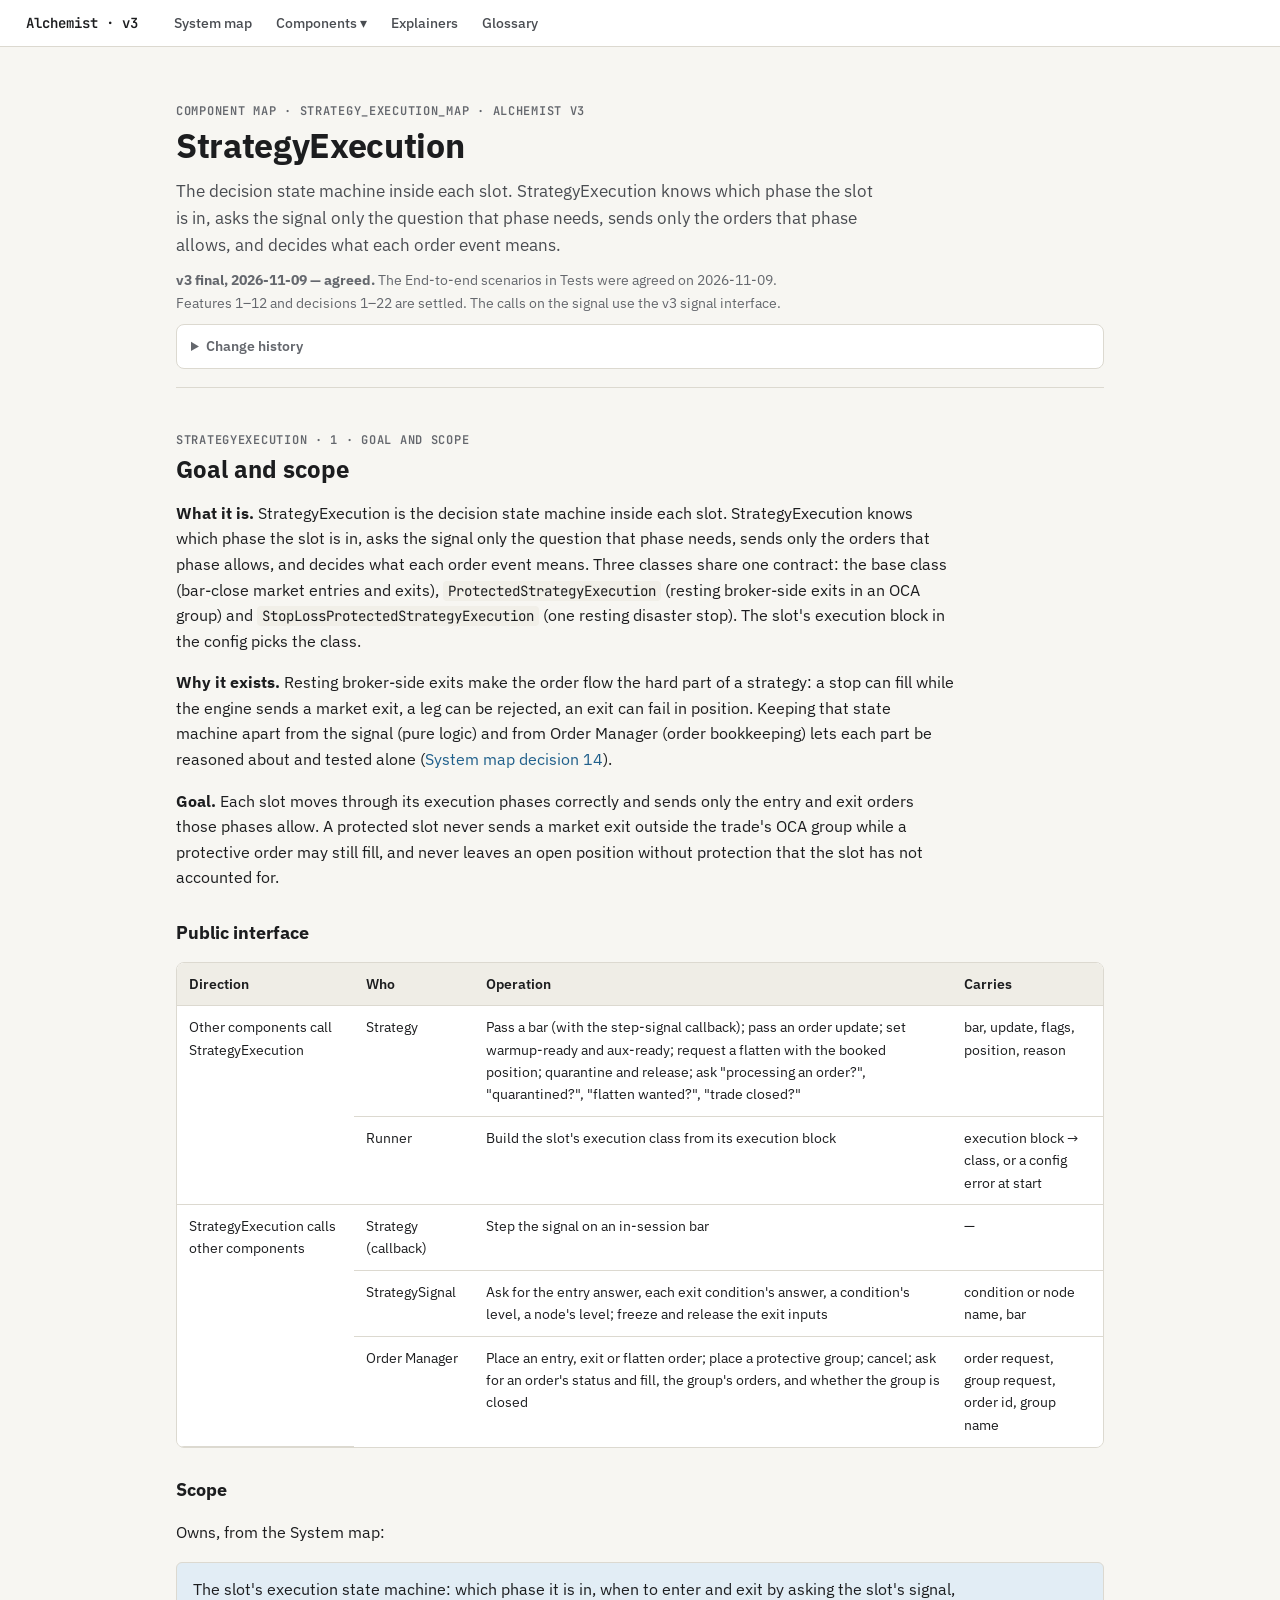
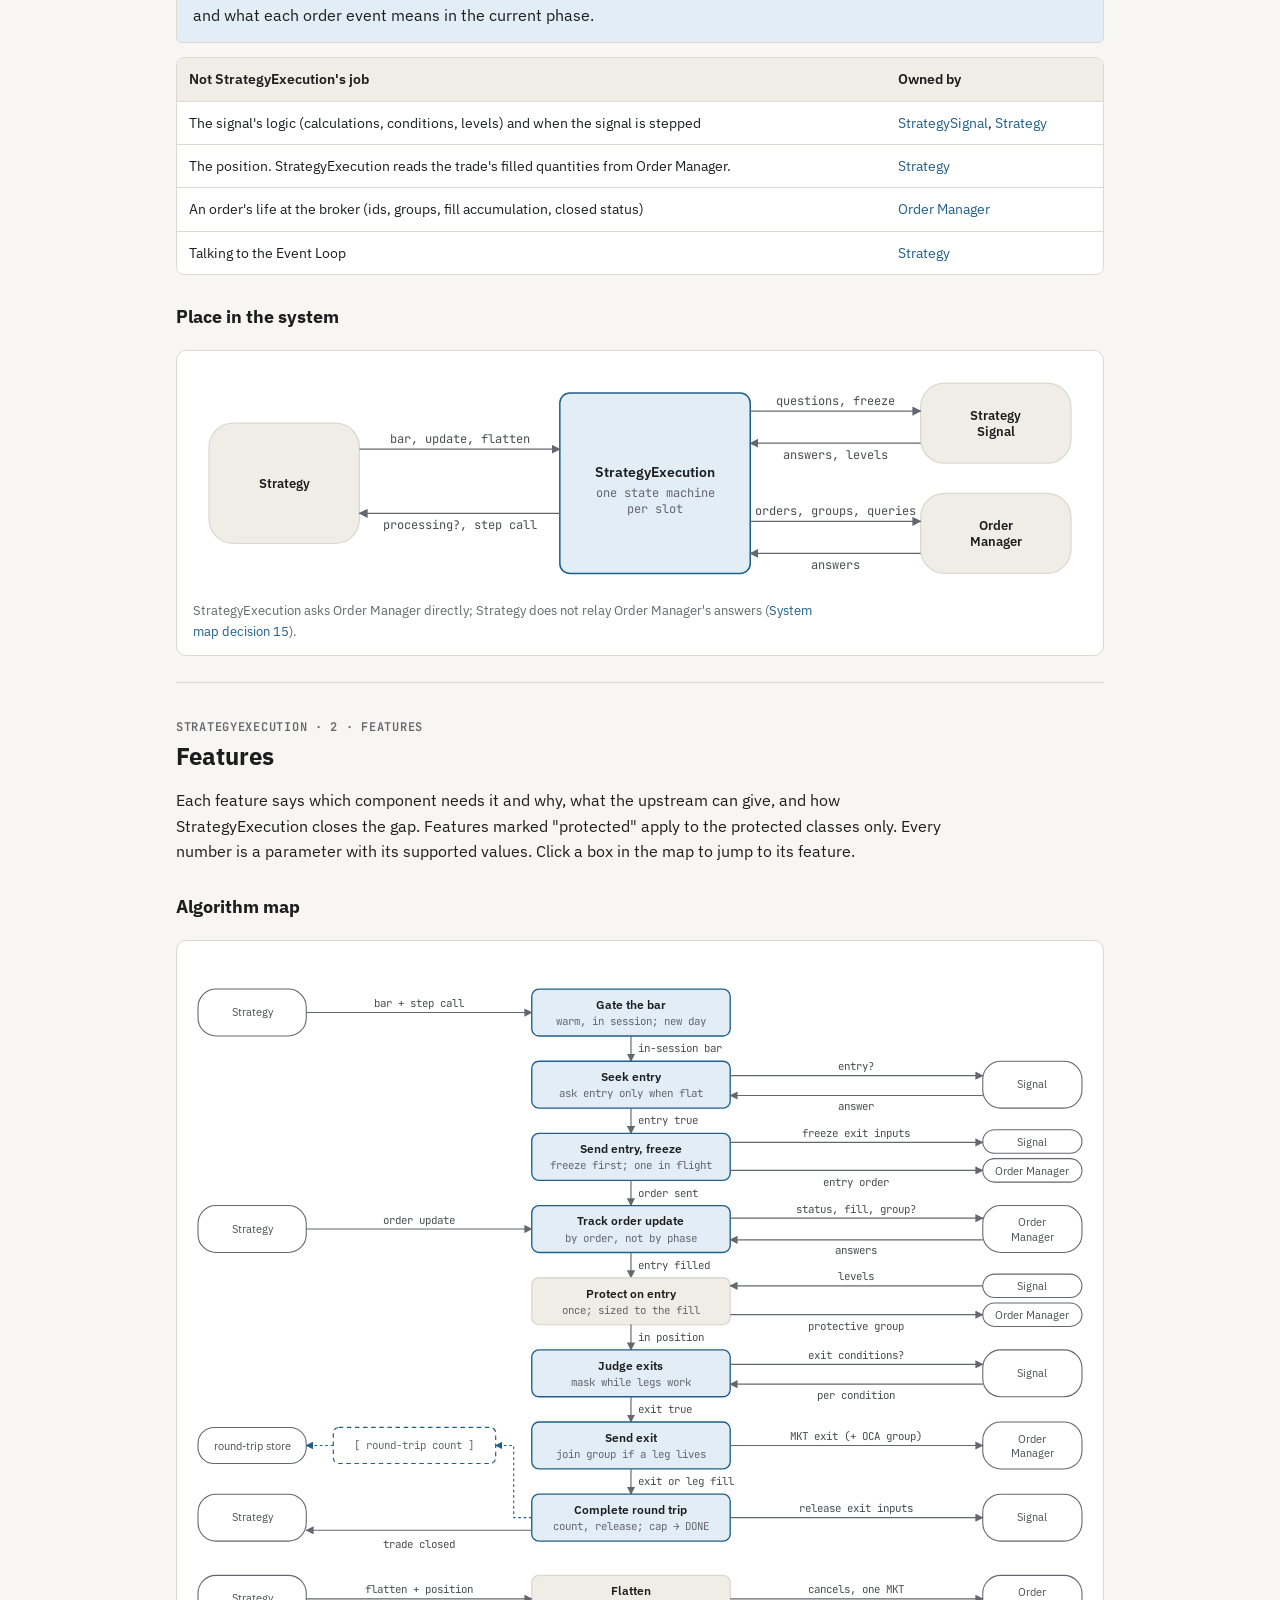
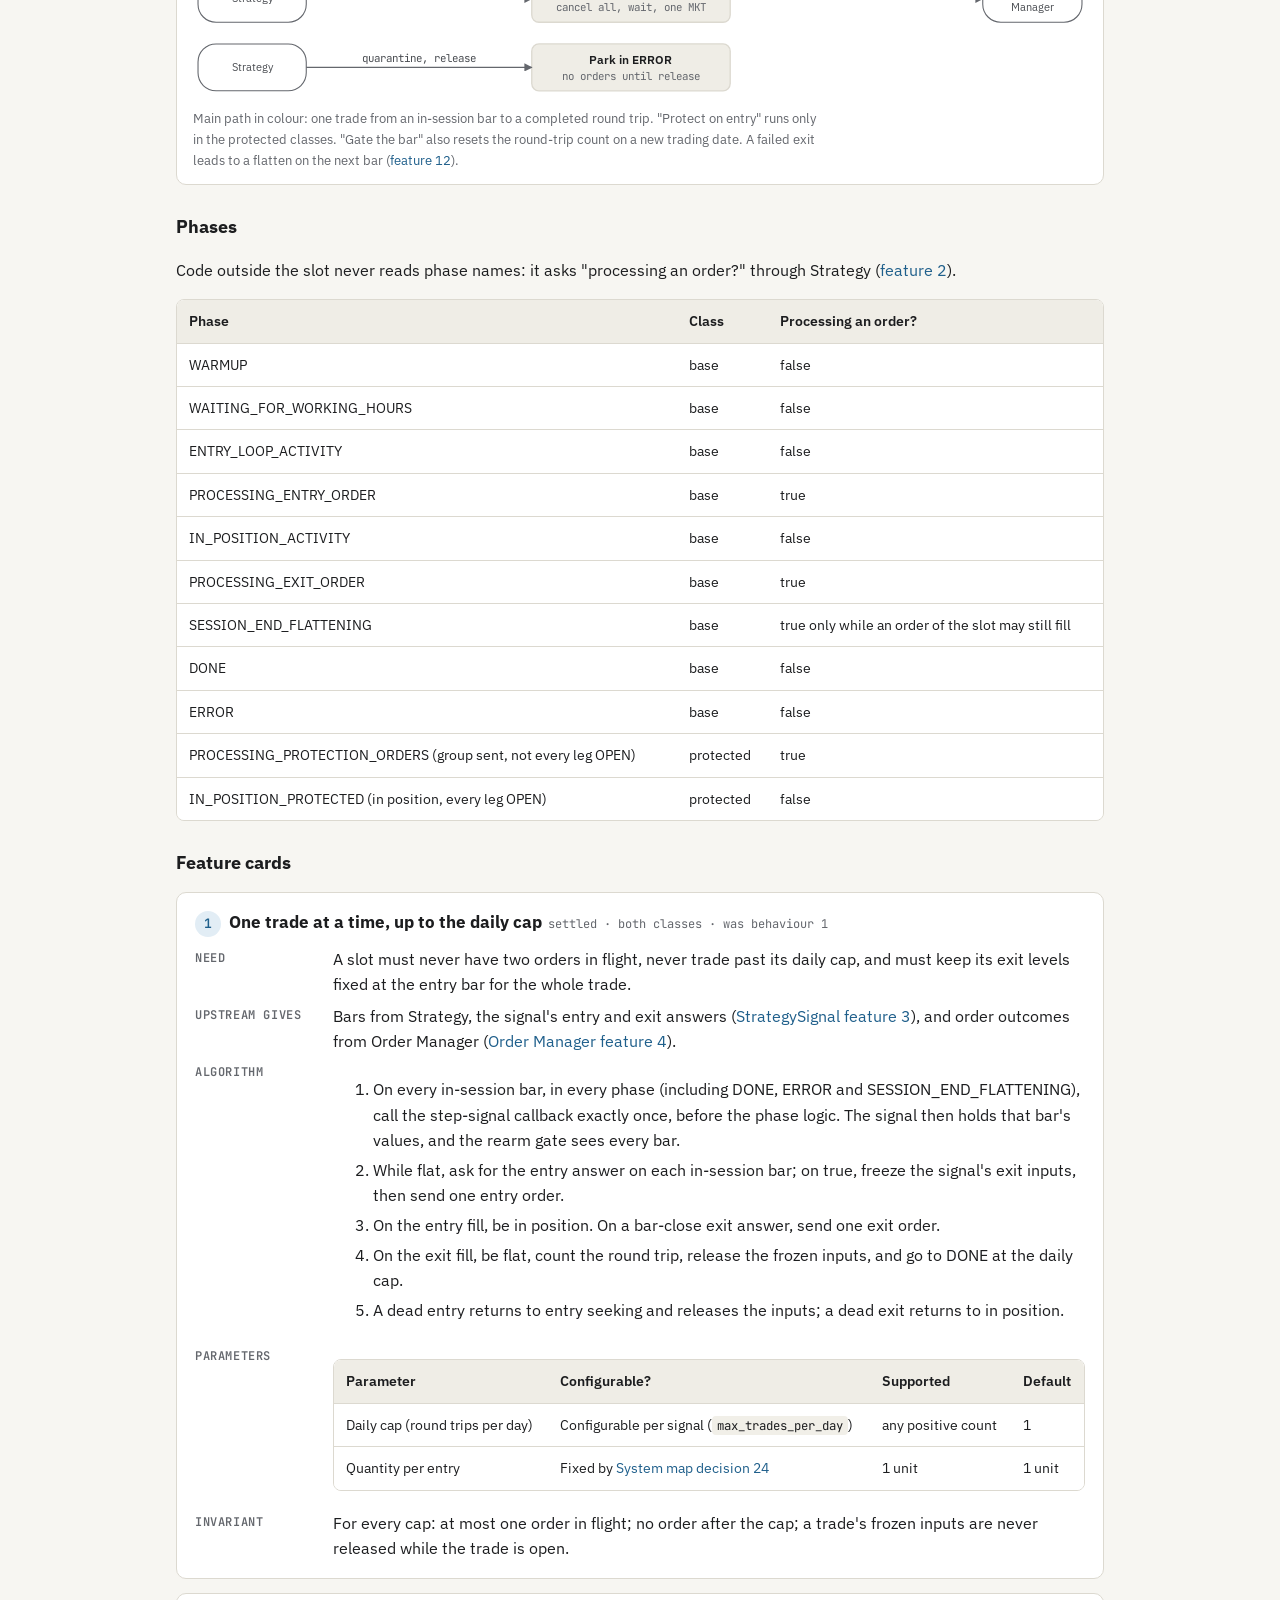
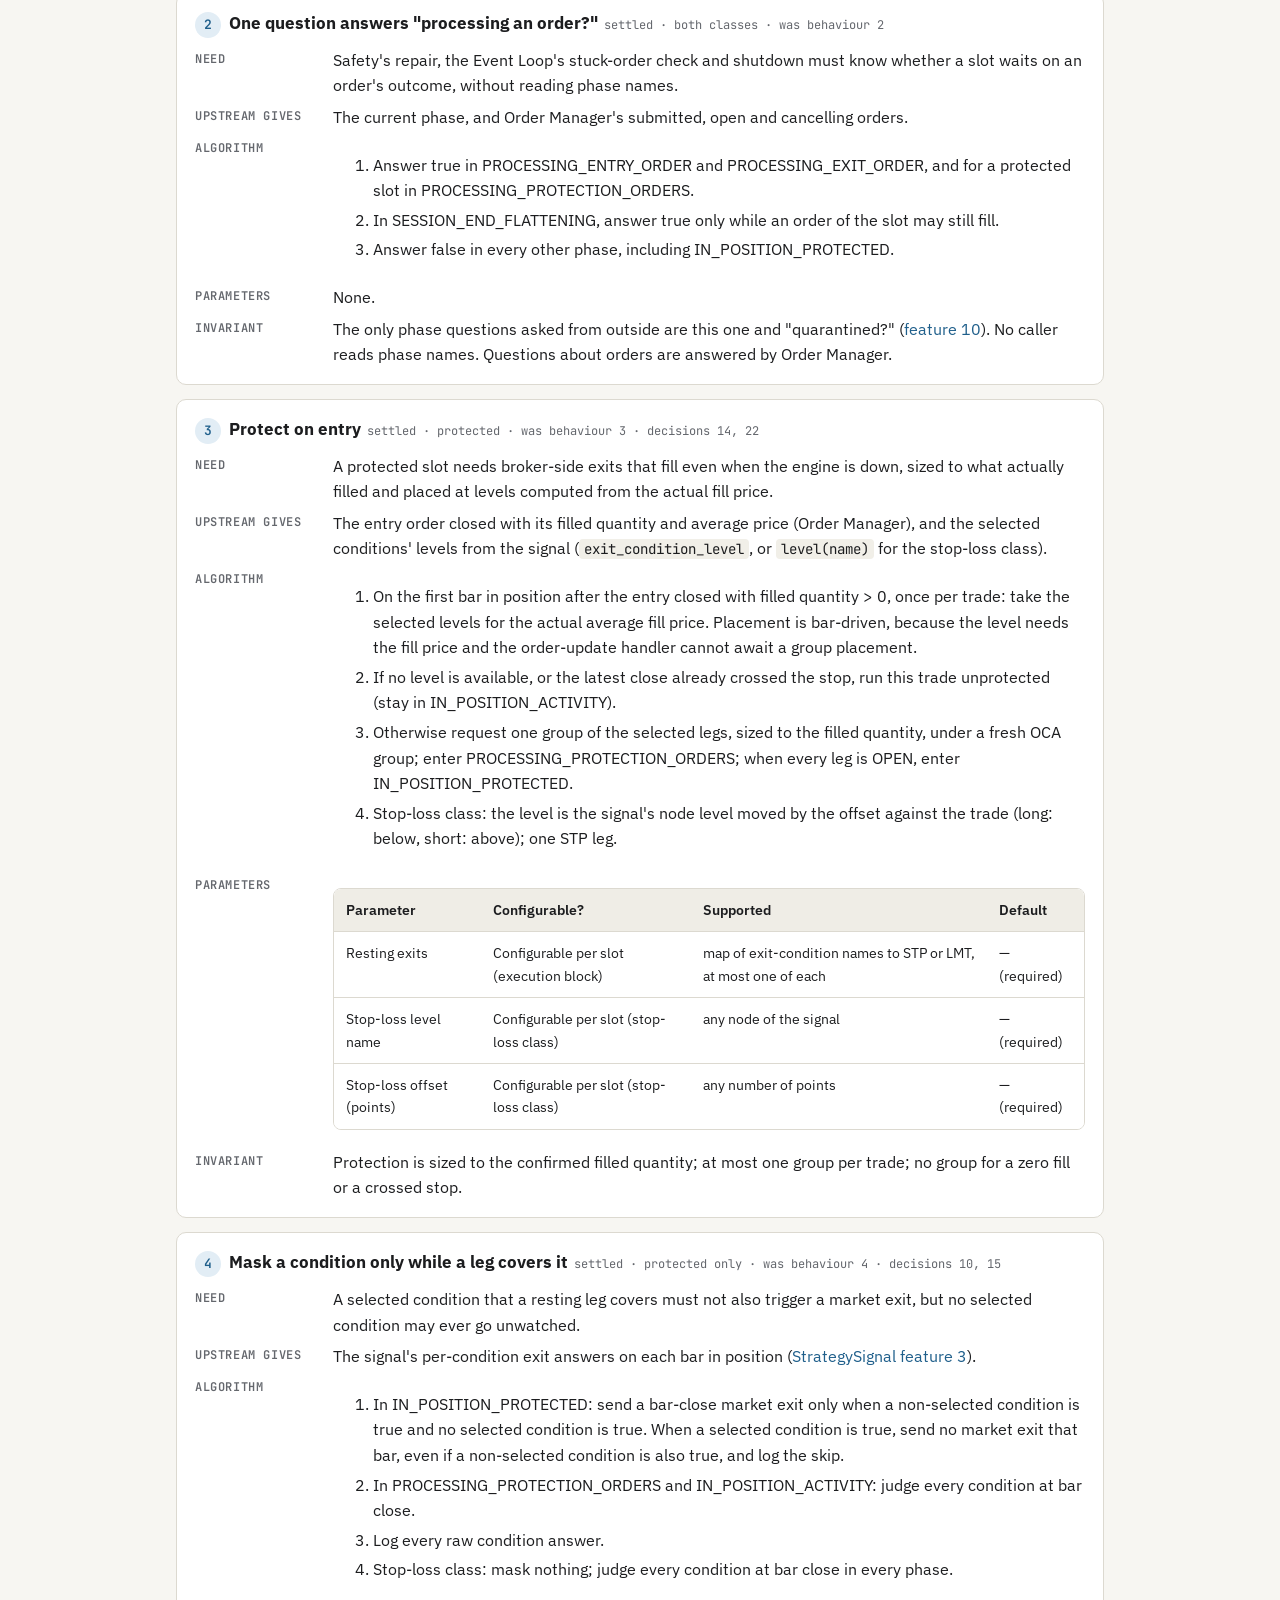
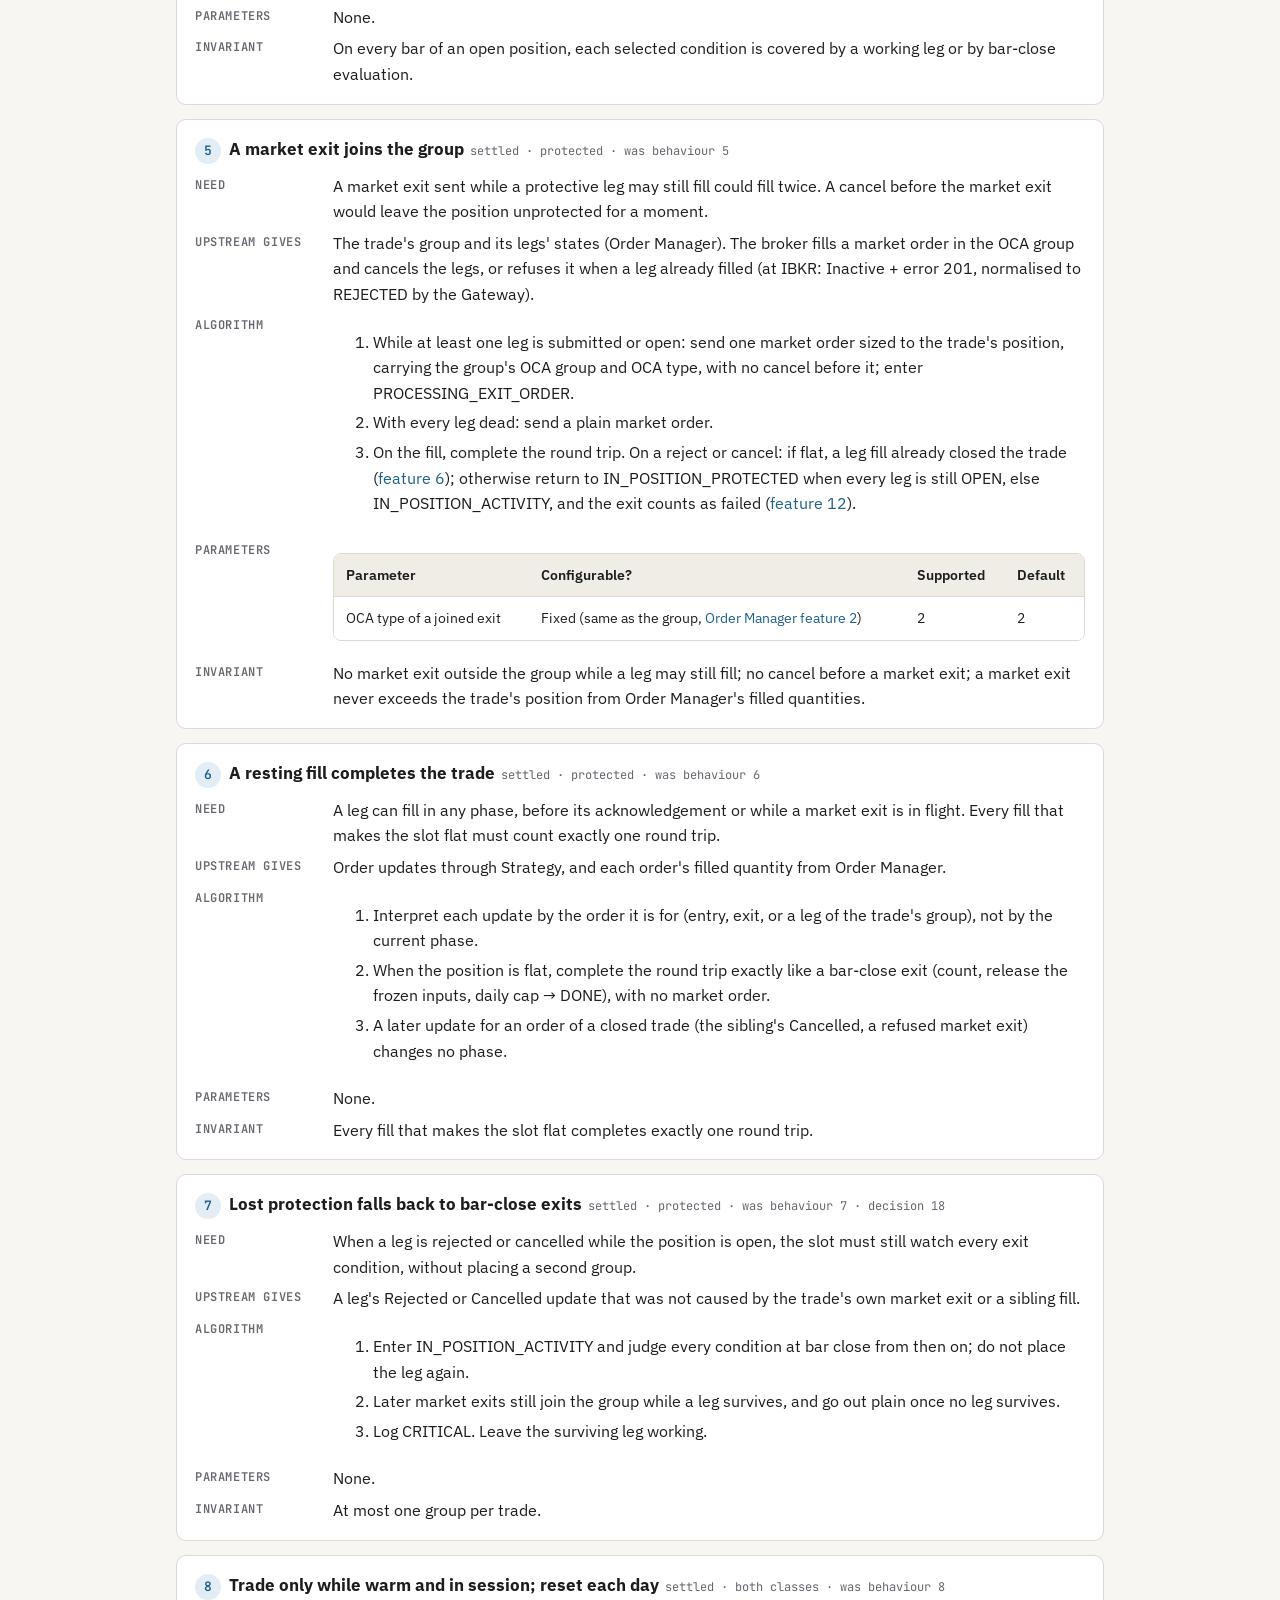
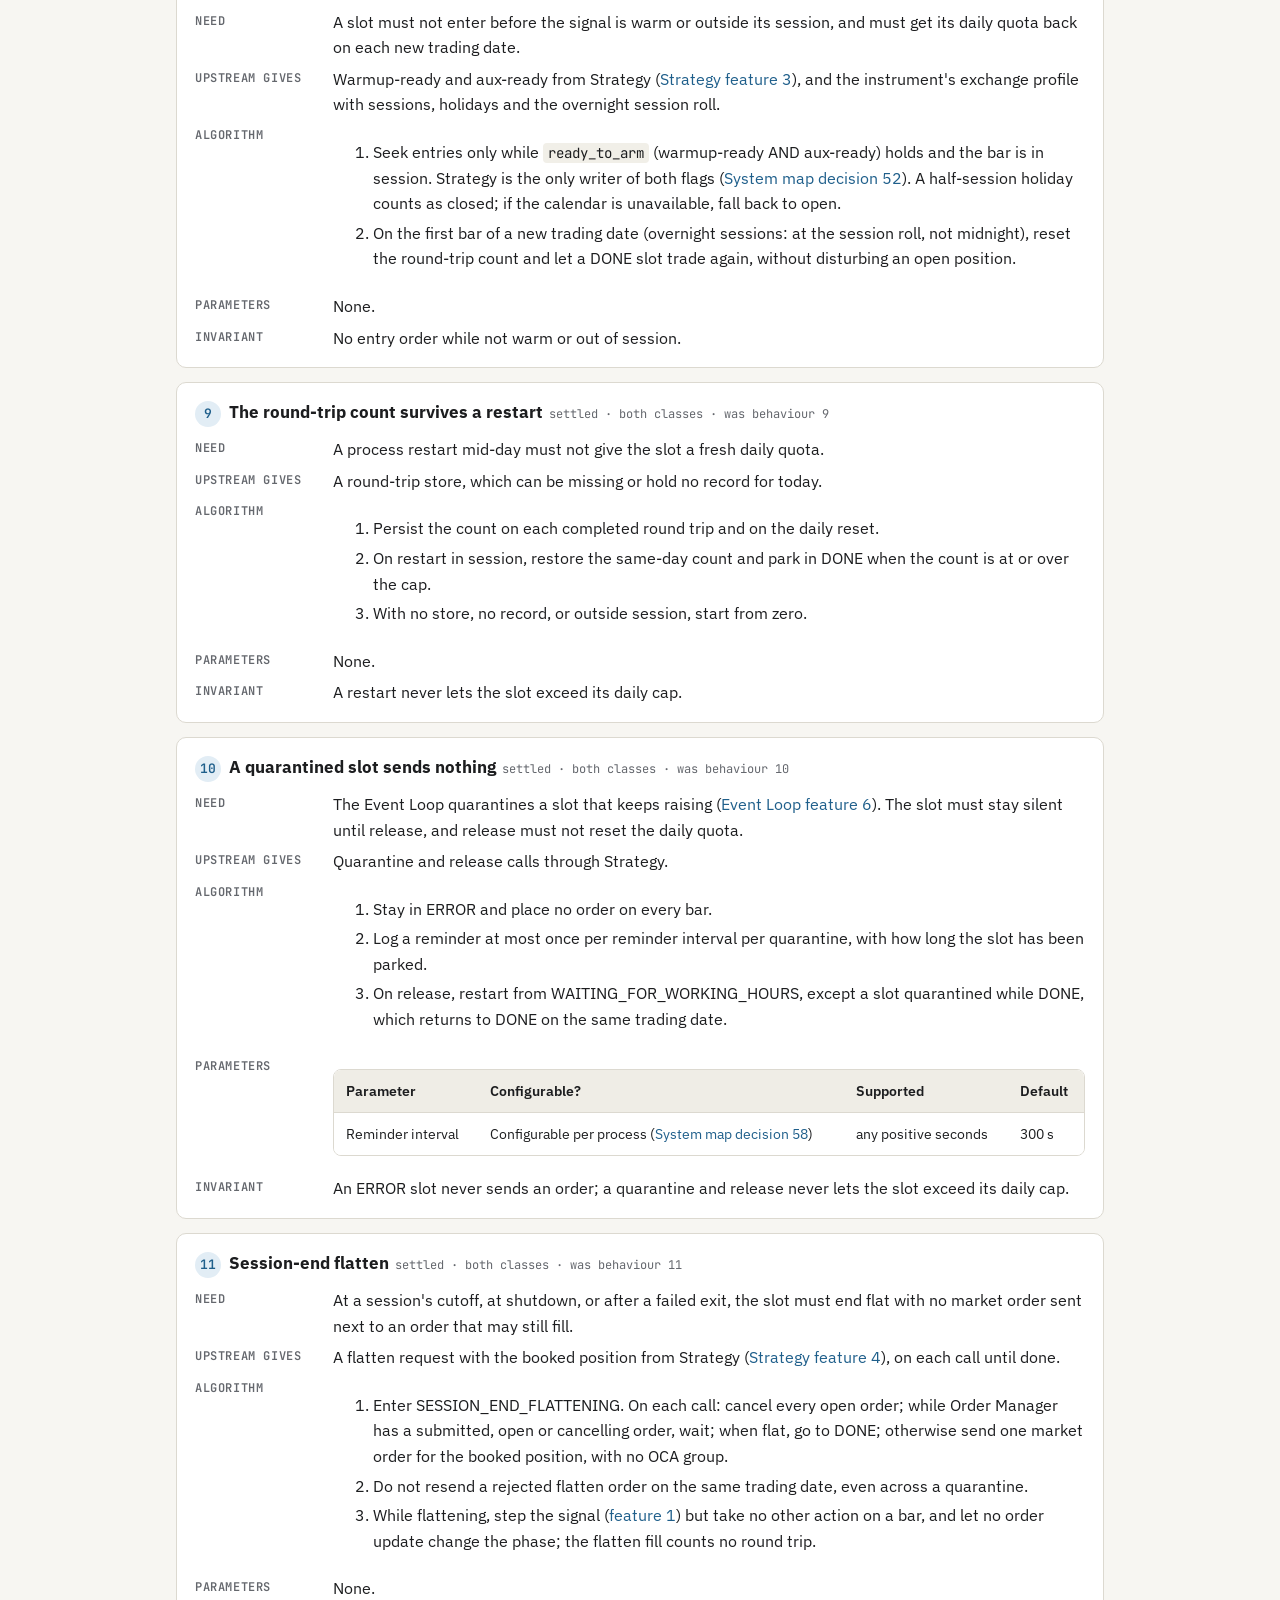
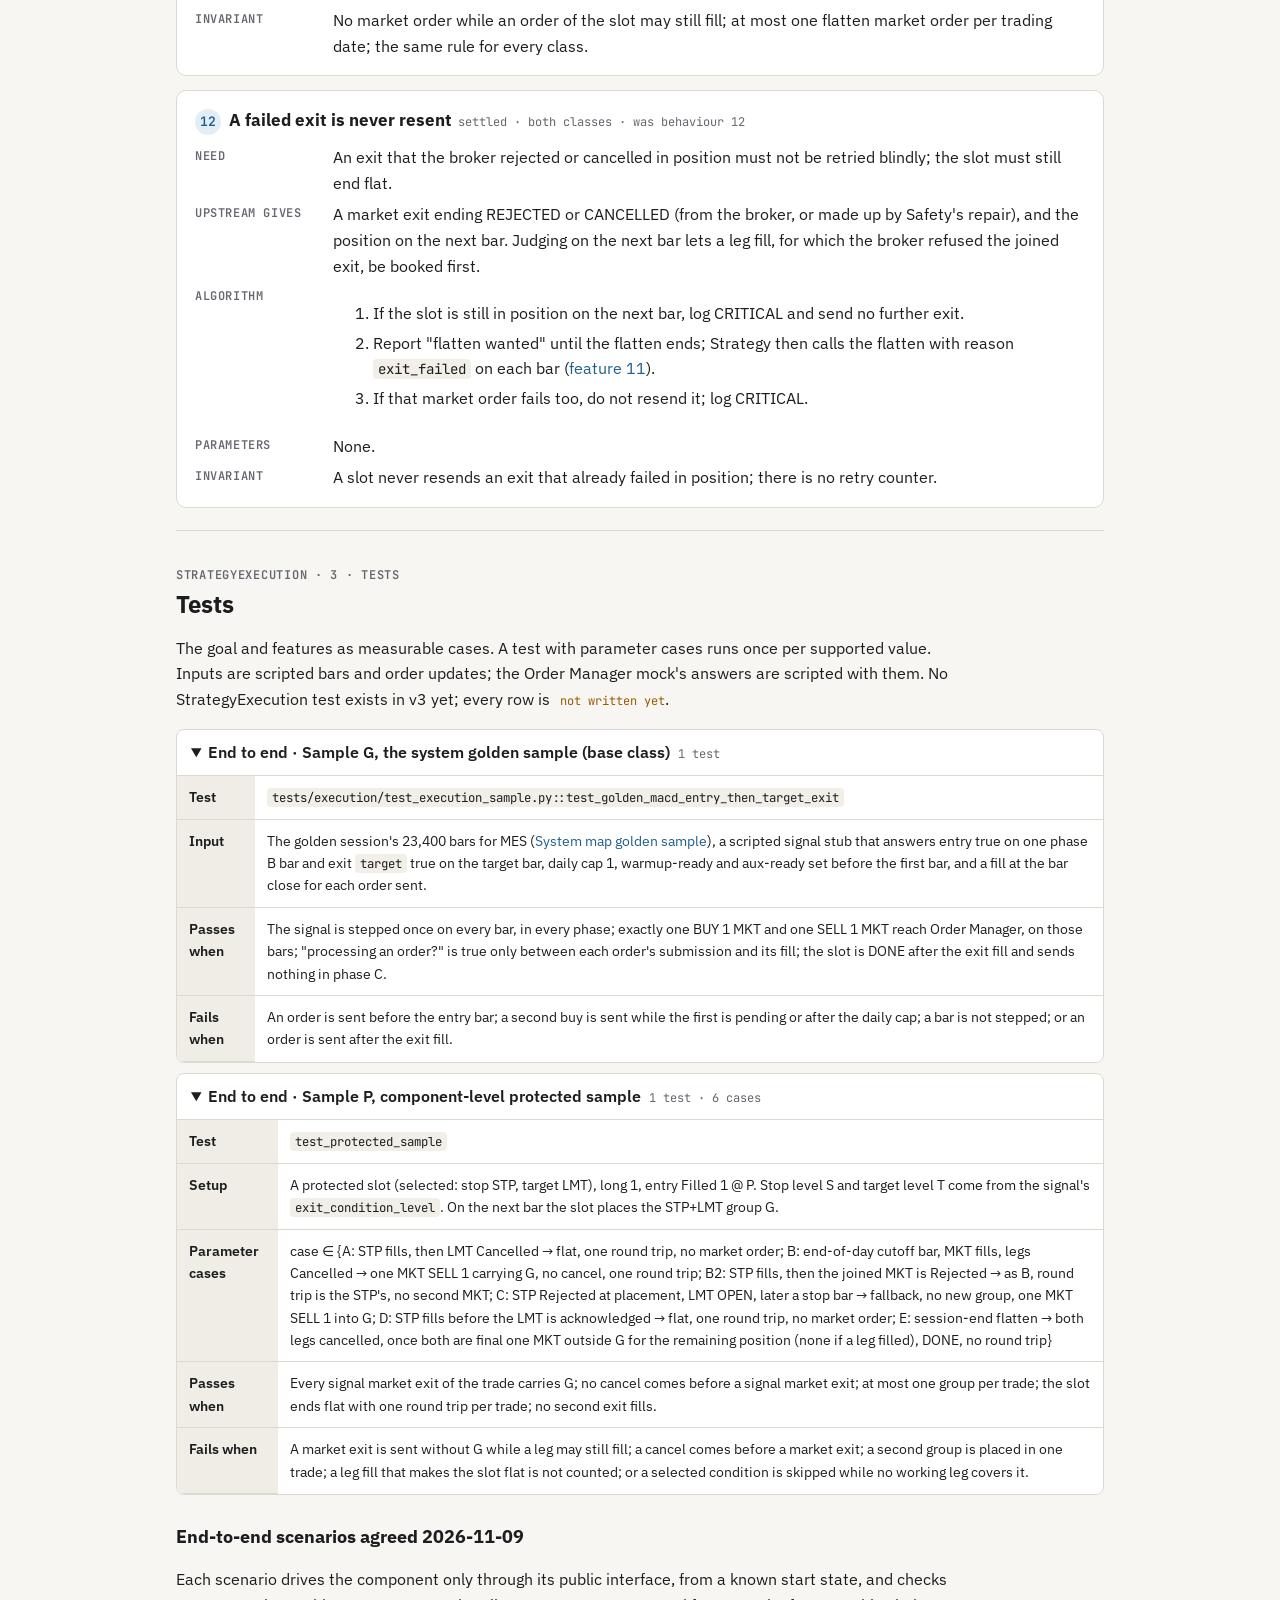
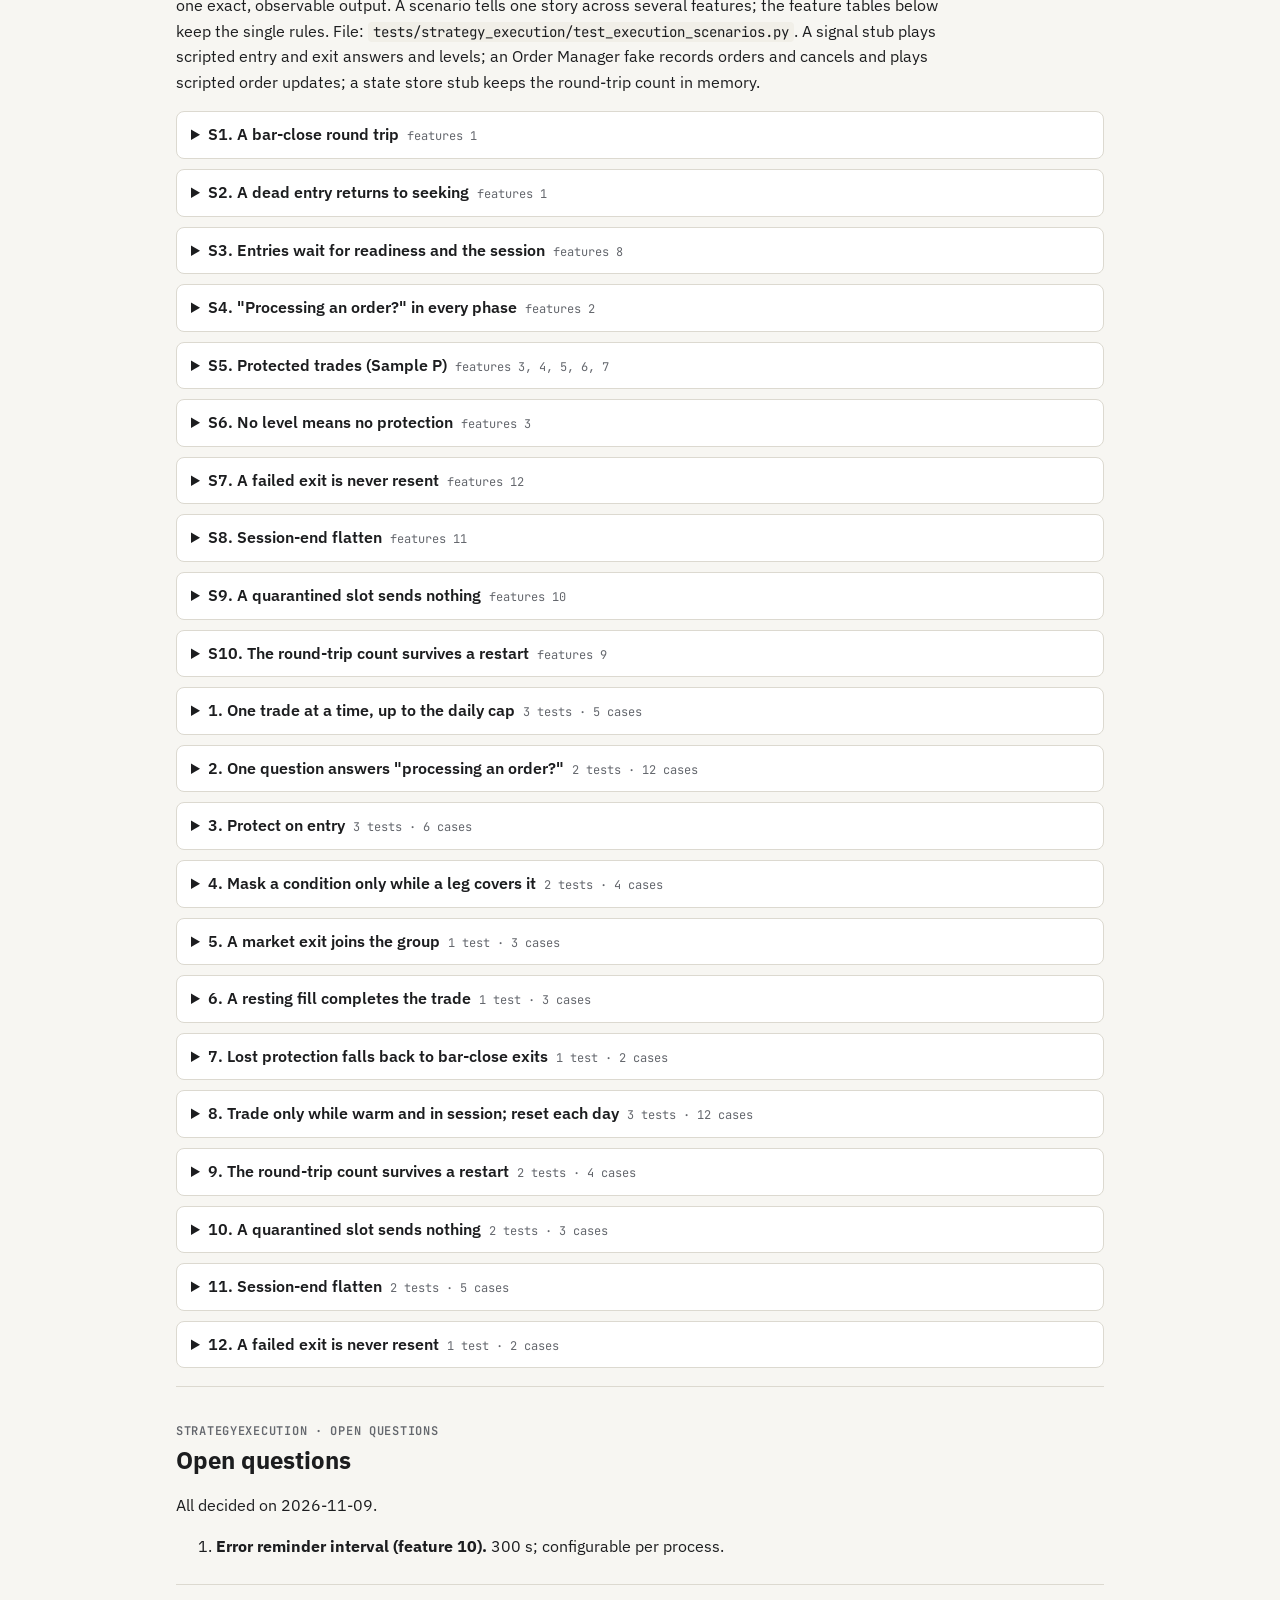
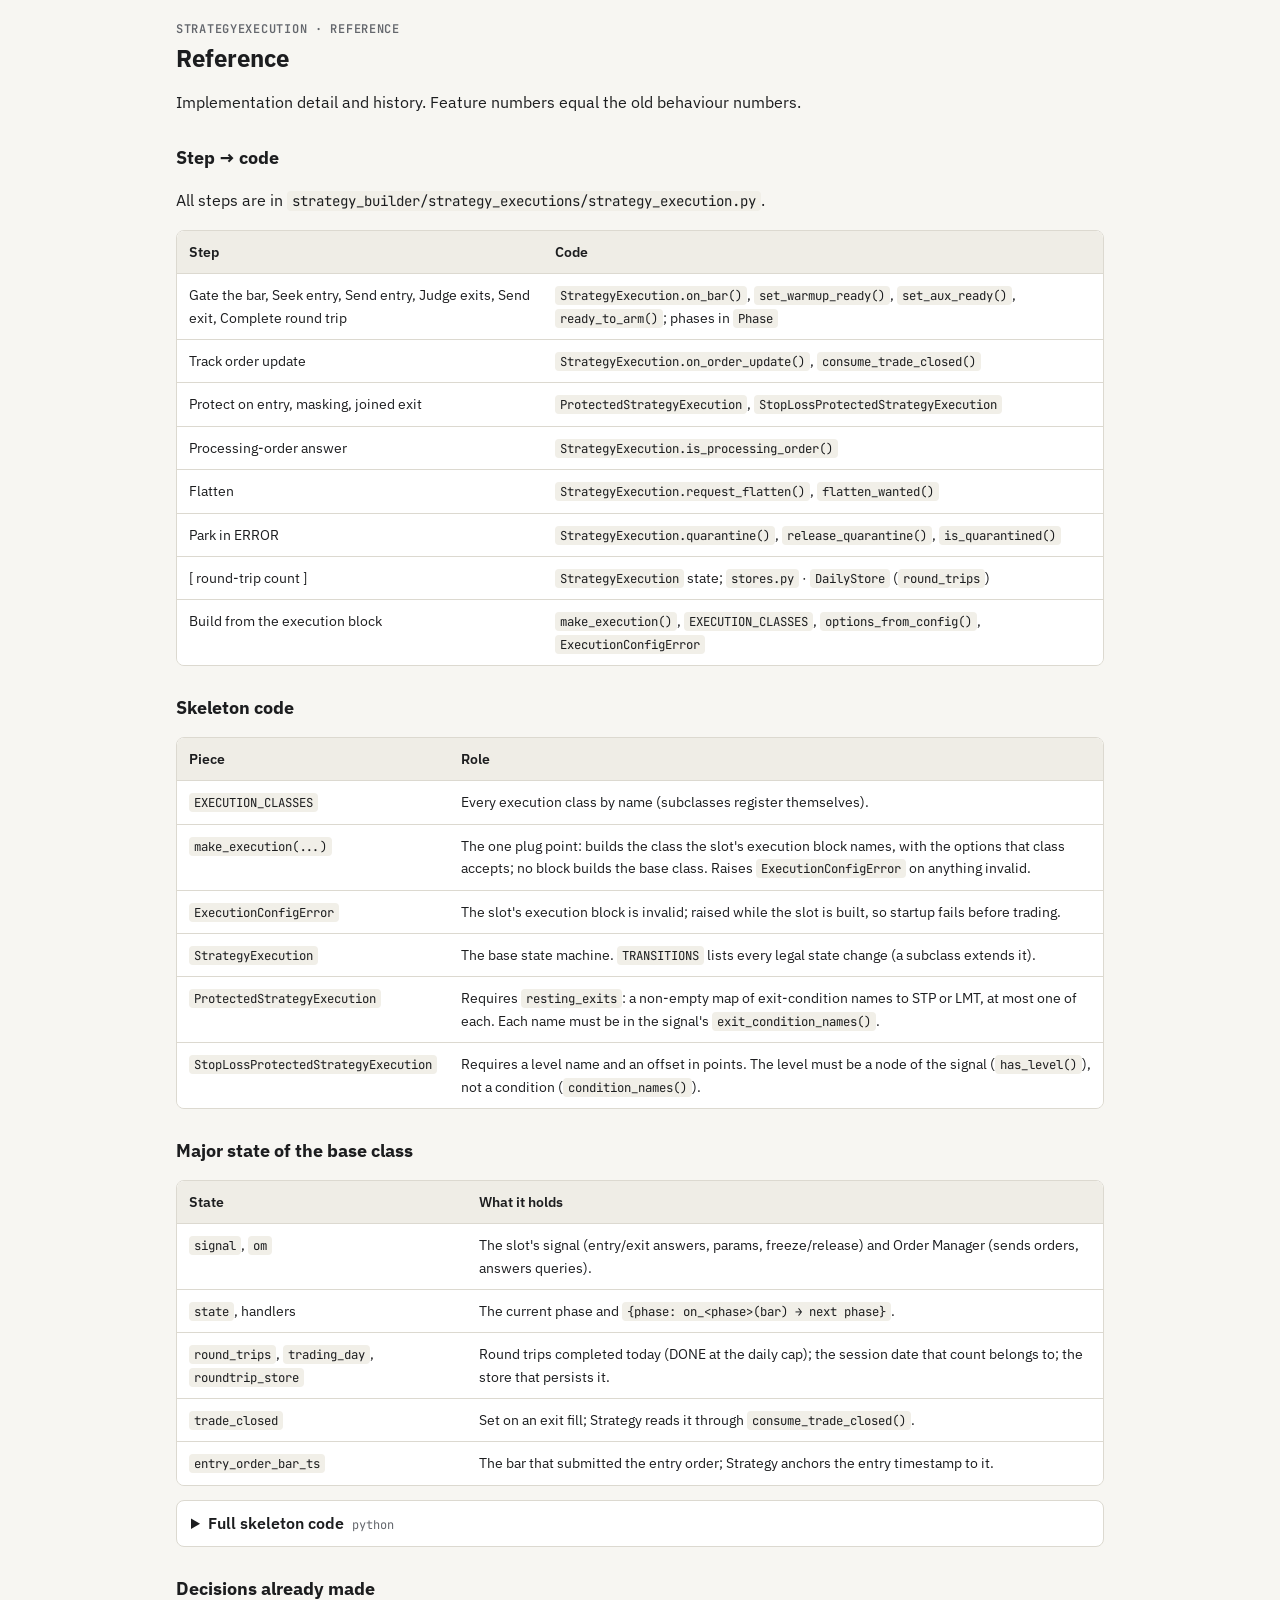
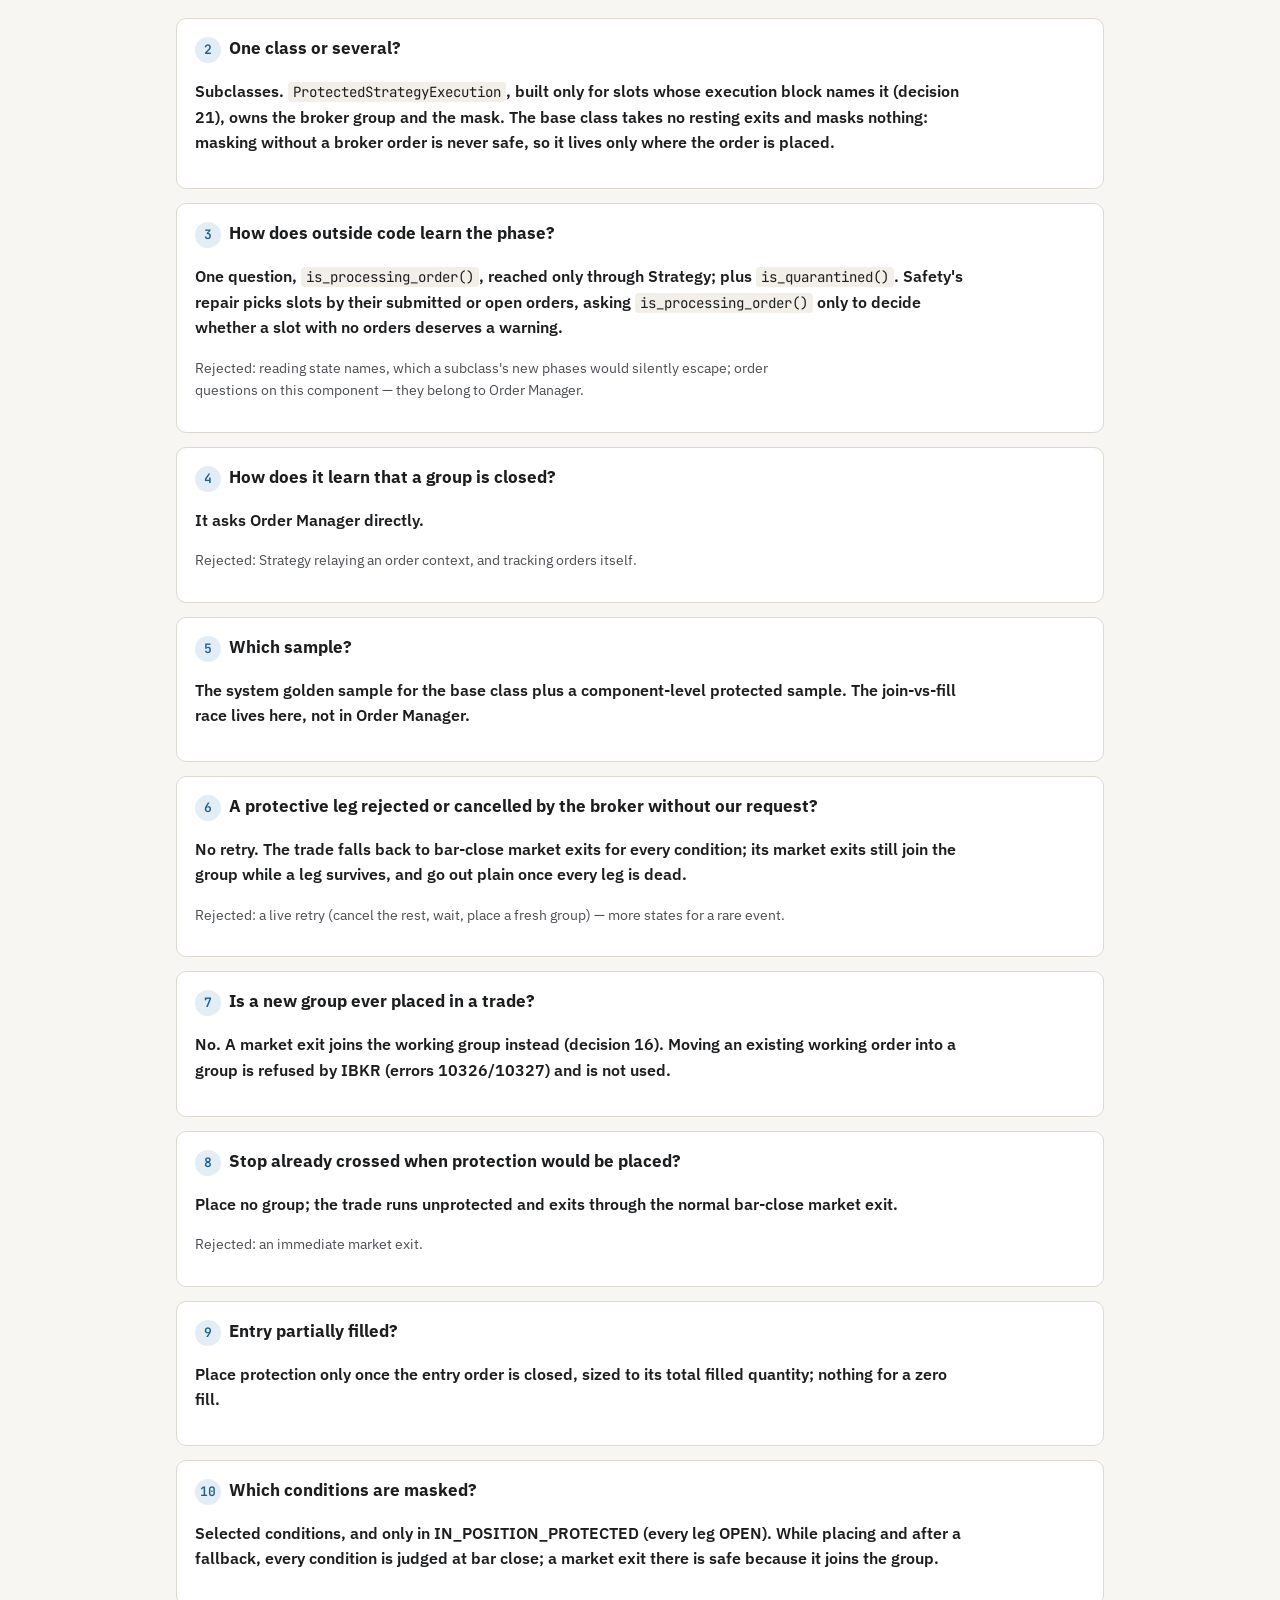
<file: system_design/v3/strategy_execution_map.html>
<!doctype html>
<html lang="en">
<head>
<meta charset="utf-8">
<meta name="viewport" content="width=device-width, initial-scale=1">
<title>Alchemist StrategyExecution map</title>
<link rel="preconnect" href="https://fonts.googleapis.com">
<link rel="preconnect" href="https://fonts.gstatic.com" crossorigin>
<link href="https://fonts.googleapis.com/css2?family=IBM+Plex+Sans:wght@400;500;600&family=JetBrains+Mono:wght@400;600&display=swap" rel="stylesheet">
<link rel="stylesheet" href="docs.css?v=6">
</head>
<body>
<nav class="topnav">
  <a class="brand" href="index.html">Alchemist · v3</a>
  <a href="system_map.html">System map</a>
  <div class="dropdown">
    <button type="button">Components ▾</button>
    <div class="menu">
      <a href="gateway_map.html">Gateway</a>
      <a href="event_loop_map.html">Event Loop</a>
      <a href="aux_data_map.html">Aux Data</a>
      <a href="strategy_map.html">Strategy</a>
      <a href="strategy_signal_map.html">StrategySignal</a>
      <a href="strategy_execution_map.html" class="active">StrategyExecution</a>
      <a href="order_manager_map.html">Order Manager</a>
      <a href="safety_map.html">Safety</a>
    </div>
  </div>
  <a href="explainers/index.html">Explainers</a>
  <a href="glossary.html">Glossary</a>
</nav>
<div class="wrap">
<header>
<div class="eyebrow">Component map · STRATEGY_EXECUTION_MAP · Alchemist v3</div>
<h1>StrategyExecution</h1>
<div class="lede"><p>The decision state machine inside each slot. StrategyExecution knows which phase the slot is in, asks the signal only the question that phase needs, sends only the orders that phase allows, and decides what each order event means.</p></div>
<div class="meta"><p><strong>v3 final, 2026-11-09 — agreed.</strong> The End-to-end scenarios in Tests were agreed on 2026-11-09. Features 1–12 and decisions 1–22 are settled. The calls on the signal use the v3 signal interface.</p>
<details><summary>Change history</summary><ul>
<li><strong>2026-11-09</strong> — End-to-end scenarios agreed.</li>
<li><strong>2026-11-09</strong> — New section End-to-end scenarios in Tests (10 scenarios, proposed, not agreed).</li>
<li><strong>2026-11-09</strong> — v3 finalized: the human accepted every proposed feature and decision.</li>
<li><strong>2026-11-09</strong> — Open question decided: error reminder interval 300 s. Feature 8: entries need <code>ready_to_arm</code> (System map decision 52).</li>
<li><strong>2026-11-09</strong> — Review fixes: the signal is stepped on every in-session bar in every phase (feature 1); entries need warmup-ready and aux-ready (feature 8); Sample G is the new golden run.</li>
<li><strong>2026-11-09</strong> — Page reordered: Goal and scope (with public interface and place in the system) → 12 features (Need / Upstream gives / Algorithm / Parameters / Invariant; same numbers as the old behaviours) with the phase table under the algorithm map → quantified tests with parameter cases, samples G and P as end-to-end tests → open questions → reference. Algorithm map added.</li>
<li><strong>2026-11-07</strong> — Startup checks and the entry log read the signal only through its public methods (decision 23).</li>
</ul></details></div>
</header>

<section id="goal-and-scope">
<div class="eyebrow">StrategyExecution · 1 · Goal and scope</div>
<h2>Goal and scope</h2>
<p><strong>What it is.</strong> StrategyExecution is the decision state machine inside each slot. StrategyExecution knows which phase the slot is in, asks the signal only the question that phase needs, sends only the orders that phase allows, and decides what each order event means. Three classes share one contract: the base class (bar-close market entries and exits), <code>ProtectedStrategyExecution</code> (resting broker-side exits in an OCA group) and <code>StopLossProtectedStrategyExecution</code> (one resting disaster stop). The slot's execution block in the config picks the class.</p>
<p><strong>Why it exists.</strong> Resting broker-side exits make the order flow the hard part of a strategy: a stop can fill while the engine sends a market exit, a leg can be rejected, an exit can fail in position. Keeping that state machine apart from the signal (pure logic) and from Order Manager (order bookkeeping) lets each part be reasoned about and tested alone (<a href="system_map.html#d14">System map decision 14</a>).</p>
<p><strong>Goal.</strong> Each slot moves through its execution phases correctly and sends only the entry and exit orders those phases allow. A protected slot never sends a market exit outside the trade's OCA group while a protective order may still fill, and never leaves an open position without protection that the slot has not accounted for.</p>

<h3>Public interface</h3>
<div class="table-wrap"><table>
<thead><tr><th>Direction</th><th>Who</th><th>Operation</th><th>Carries</th></tr></thead>
<tbody>
<tr><td rowspan="2">Other components call StrategyExecution</td><td>Strategy</td><td>Pass a bar (with the step-signal callback); pass an order update; set warmup-ready and aux-ready; request a flatten with the booked position; quarantine and release; ask "processing an order?", "quarantined?", "flatten wanted?", "trade closed?"</td><td>bar, update, flags, position, reason</td></tr>
<tr><td>Runner</td><td>Build the slot's execution class from its execution block</td><td>execution block → class, or a config error at start</td></tr>
<tr><td rowspan="3">StrategyExecution calls other components</td><td>Strategy (callback)</td><td>Step the signal on an in-session bar</td><td>—</td></tr>
<tr><td>StrategySignal</td><td>Ask for the entry answer, each exit condition's answer, a condition's level, a node's level; freeze and release the exit inputs</td><td>condition or node name, bar</td></tr>
<tr><td>Order Manager</td><td>Place an entry, exit or flatten order; place a protective group; cancel; ask for an order's status and fill, the group's orders, and whether the group is closed</td><td>order request, group request, order id, group name</td></tr>
</tbody></table></div>

<h3>Scope</h3>
<p>Owns, from the System map:</p>
<blockquote><p>The slot's execution state machine: which phase it is in, when to enter and exit by asking the slot's signal, and what each order event means in the current phase.</p></blockquote>
<div class="table-wrap"><table>
<thead><tr><th>Not StrategyExecution's job</th><th>Owned by</th></tr></thead>
<tbody>
<tr><td>The signal's logic (calculations, conditions, levels) and when the signal is stepped</td><td><a href="strategy_signal_map.html">StrategySignal</a>, <a href="strategy_map.html">Strategy</a></td></tr>
<tr><td>The position. StrategyExecution reads the trade's filled quantities from Order Manager.</td><td><a href="strategy_map.html">Strategy</a></td></tr>
<tr><td>An order's life at the broker (ids, groups, fill accumulation, closed status)</td><td><a href="order_manager_map.html">Order Manager</a></td></tr>
<tr><td>Talking to the Event Loop</td><td><a href="strategy_map.html">Strategy</a></td></tr>
</tbody></table></div>

<h3>Place in the system</h3>
<div class="diagram">
<svg viewBox="0 0 900 230" role="img" aria-label="StrategyExecution between Strategy on the left and StrategySignal and Order Manager on the right." xmlns="http://www.w3.org/2000/svg">
  <style>
    .ps-core { fill: var(--accent-soft); stroke: var(--accent); stroke-width: 1.5; }
    .ps-ext { fill: var(--surface-2); stroke: var(--line); stroke-width: 1.3; }
    .ps-t { fill: var(--ink); font: 600 14px var(--sans); text-anchor: middle; }
    .ps-x { fill: var(--ink); font: 600 13px var(--sans); text-anchor: middle; }
    .ps-r { fill: var(--ink-3); font: 12px var(--mono); text-anchor: middle; }
    .ps-l { fill: var(--ink-2); font: 12px var(--mono); text-anchor: middle; }
    .ps-a { stroke: var(--ink-3); stroke-width: 1.3; fill: none; marker-end: url(#sepsah); }
  </style>
  <defs><marker id="sepsah" viewBox="0 0 10 10" refX="9" refY="5" markerWidth="7" markerHeight="7" orient="auto-start-reverse"><path d="M0,0 L10,5 L0,10 z" fill="var(--ink-3)"/></marker></defs>
  <rect class="ps-core" x="370" y="30" width="190" height="180" rx="10"/>
  <text class="ps-t" x="465" y="114">StrategyExecution</text><text class="ps-r" x="465" y="134">one state machine</text><text class="ps-r" x="465" y="150">per slot</text>
  <rect class="ps-ext" x="20" y="60" width="150" height="120" rx="24"/><text class="ps-x" x="95" y="125">Strategy</text>
  <path class="ps-a" d="M170,86 H370"/><text class="ps-l" x="270" y="80">bar, update, flatten</text>
  <path class="ps-a" d="M370,150 H170"/><text class="ps-l" x="270" y="166">processing?, step call</text>
  <rect class="ps-ext" x="730" y="20" width="150" height="80" rx="24"/><text class="ps-x" x="805" y="57">Strategy</text><text class="ps-x" x="805" y="73">Signal</text>
  <path class="ps-a" d="M560,48 H730"/><text class="ps-l" x="645" y="42">questions, freeze</text>
  <path class="ps-a" d="M730,80 H560"/><text class="ps-l" x="645" y="96">answers, levels</text>
  <rect class="ps-ext" x="730" y="130" width="150" height="80" rx="24"/><text class="ps-x" x="805" y="167">Order</text><text class="ps-x" x="805" y="183">Manager</text>
  <path class="ps-a" d="M560,158 H730"/><text class="ps-l" x="645" y="152">orders, groups, queries</text>
  <path class="ps-a" d="M730,190 H560"/><text class="ps-l" x="645" y="206">answers</text>
</svg>
<p class="caption">StrategyExecution asks Order Manager directly; Strategy does not relay Order Manager's answers (<a href="system_map.html#d15">System map decision 15</a>).</p>
</div>
</section>

<section id="features">
<div class="eyebrow">StrategyExecution · 2 · Features</div>
<h2>Features</h2>
<p>Each feature says which component needs it and why, what the upstream can give, and how StrategyExecution closes the gap. Features marked "protected" apply to the protected classes only. Every number is a parameter with its supported values. Click a box in the map to jump to its feature.</p>

<h3>Algorithm map</h3>
<div class="diagram">
<svg viewBox="0 0 1000 830" role="img" aria-label="StrategyExecution steps for one trade: gate the bar, seek an entry, send the entry and freeze the exit inputs, track each order update, protect on entry, judge exits with masking, send the exit into the group, complete the round trip. Separate entries: session-end flatten and error parking." xmlns="http://www.w3.org/2000/svg">
  <style>
    .e-stp { fill: var(--surface-2); stroke: var(--line); stroke-width: 1.5; }
    .e-main { fill: var(--accent-soft); stroke: var(--accent); stroke-width: 1.5; }
    .e-st { fill: none; stroke: var(--accent); stroke-width: 1.3; stroke-dasharray: 5 4; }
    .e-ext { fill: none; stroke: var(--ink-3); stroke-width: 1.2; }
    .e-t { fill: var(--ink); font: 600 13px var(--sans); text-anchor: middle; }
    .e-r { fill: var(--ink-3); font: 12px var(--mono); text-anchor: middle; }
    .e-x { fill: var(--ink-2); font: 12px var(--sans); text-anchor: middle; }
    .e-l { fill: var(--ink-2); font: 12px var(--mono); }
    .e-a { stroke: var(--ink-3); stroke-width: 1.3; fill: none; marker-end: url(#eah); }
    .e-w { stroke: var(--accent); stroke-width: 1.2; fill: none; stroke-dasharray: 3 3; marker-end: url(#eah2); }
  </style>
  <defs>
    <marker id="eah" viewBox="0 0 10 10" refX="9" refY="5" markerWidth="7" markerHeight="7" orient="auto-start-reverse"><path d="M0,0 L10,5 L0,10 z" fill="var(--ink-3)"/></marker>
    <marker id="eah2" viewBox="0 0 10 10" refX="9" refY="5" markerWidth="7" markerHeight="7" orient="auto-start-reverse"><path d="M0,0 L10,5 L0,10 z" fill="var(--accent)"/></marker>
  </defs>

  <rect class="e-ext" x="10" y="40" width="120" height="52" rx="20"/><text class="e-x" x="70" y="70">Strategy</text>
  <rect class="e-main" x="380" y="40" width="220" height="52" rx="8"/><text class="e-t" x="490" y="62">Gate the bar</text><text class="e-r" x="490" y="80">warm, in session; new day</text>
  <path class="e-a" d="M130,66 H380"/><text class="e-l" x="255" y="60" text-anchor="middle">bar + step call</text>
  <path class="e-a" d="M490,92 V120"/><text class="e-l" x="498" y="110">in-session bar</text>

  <rect class="e-main" x="380" y="120" width="220" height="52" rx="8"/><text class="e-t" x="490" y="142">Seek entry</text><text class="e-r" x="490" y="160">ask entry only when flat</text>
  <rect class="e-ext" x="880" y="120" width="110" height="52" rx="20"/><text class="e-x" x="935" y="150">Signal</text>
  <path class="e-a" d="M600,136 H880"/><text class="e-l" x="740" y="130" text-anchor="middle">entry?</text>
  <path class="e-a" d="M880,158 H600"/><text class="e-l" x="740" y="174" text-anchor="middle">answer</text>
  <path class="e-a" d="M490,172 V200"/><text class="e-l" x="498" y="190">entry true</text>

  <rect class="e-main" x="380" y="200" width="220" height="52" rx="8"/><text class="e-t" x="490" y="222">Send entry, freeze</text><text class="e-r" x="490" y="240">freeze first; one in flight</text>
  <rect class="e-ext" x="880" y="196" width="110" height="26" rx="13"/><text class="e-x" x="935" y="214">Signal</text>
  <rect class="e-ext" x="880" y="228" width="110" height="26" rx="13"/><text class="e-x" x="935" y="246">Order Manager</text>
  <path class="e-a" d="M600,210 H880"/><text class="e-l" x="740" y="204" text-anchor="middle">freeze exit inputs</text>
  <path class="e-a" d="M600,241 H880"/><text class="e-l" x="740" y="258" text-anchor="middle">entry order</text>
  <path class="e-a" d="M490,252 V280"/><text class="e-l" x="498" y="270">order sent</text>

  <rect class="e-ext" x="10" y="280" width="120" height="52" rx="20"/><text class="e-x" x="70" y="310">Strategy</text>
  <rect class="e-main" x="380" y="280" width="220" height="52" rx="8"/><text class="e-t" x="490" y="302">Track order update</text><text class="e-r" x="490" y="320">by order, not by phase</text>
  <path class="e-a" d="M130,306 H380"/><text class="e-l" x="255" y="300" text-anchor="middle">order update</text>
  <rect class="e-ext" x="880" y="280" width="110" height="52" rx="20"/><text class="e-x" x="935" y="303">Order</text><text class="e-x" x="935" y="319">Manager</text>
  <path class="e-a" d="M600,294 H880"/><text class="e-l" x="740" y="288" text-anchor="middle">status, fill, group?</text>
  <path class="e-a" d="M880,318 H600"/><text class="e-l" x="740" y="334" text-anchor="middle">answers</text>
  <path class="e-a" d="M490,332 V360"/><text class="e-l" x="498" y="350">entry filled</text>

  <rect class="e-stp" x="380" y="360" width="220" height="52" rx="8"/><text class="e-t" x="490" y="382">Protect on entry</text><text class="e-r" x="490" y="400">once; sized to the fill</text>
  <rect class="e-ext" x="880" y="356" width="110" height="26" rx="13"/><text class="e-x" x="935" y="374">Signal</text>
  <rect class="e-ext" x="880" y="388" width="110" height="26" rx="13"/><text class="e-x" x="935" y="406">Order Manager</text>
  <path class="e-a" d="M880,369 H600"/><text class="e-l" x="740" y="363" text-anchor="middle">levels</text>
  <path class="e-a" d="M600,401 H880"/><text class="e-l" x="740" y="418" text-anchor="middle">protective group</text>
  <path class="e-a" d="M490,412 V440"/><text class="e-l" x="498" y="430">in position</text>

  <rect class="e-main" x="380" y="440" width="220" height="52" rx="8"/><text class="e-t" x="490" y="462">Judge exits</text><text class="e-r" x="490" y="480">mask while legs work</text>
  <rect class="e-ext" x="880" y="440" width="110" height="52" rx="20"/><text class="e-x" x="935" y="470">Signal</text>
  <path class="e-a" d="M600,456 H880"/><text class="e-l" x="740" y="450" text-anchor="middle">exit conditions?</text>
  <path class="e-a" d="M880,478 H600"/><text class="e-l" x="740" y="494" text-anchor="middle">per condition</text>
  <path class="e-a" d="M490,492 V520"/><text class="e-l" x="498" y="510">exit true</text>

  <rect class="e-main" x="380" y="520" width="220" height="52" rx="8"/><text class="e-t" x="490" y="542">Send exit</text><text class="e-r" x="490" y="560">join group if a leg lives</text>
  <rect class="e-ext" x="880" y="520" width="110" height="52" rx="20"/><text class="e-x" x="935" y="543">Order</text><text class="e-x" x="935" y="559">Manager</text>
  <path class="e-a" d="M600,546 H880"/><text class="e-l" x="740" y="540" text-anchor="middle">MKT exit (+ OCA group)</text>
  <path class="e-a" d="M490,572 V600"/><text class="e-l" x="498" y="590">exit or leg fill</text>

  <rect class="e-main" x="380" y="600" width="220" height="52" rx="8"/><text class="e-t" x="490" y="622">Complete round trip</text><text class="e-r" x="490" y="640">count, release; cap → DONE</text>
  <rect class="e-ext" x="880" y="600" width="110" height="52" rx="20"/><text class="e-x" x="935" y="630">Signal</text>
  <path class="e-a" d="M600,626 H880"/><text class="e-l" x="740" y="620" text-anchor="middle">release exit inputs</text>
  <rect class="e-st" x="160" y="526" width="180" height="40" rx="6"/><text class="e-r" x="250" y="550">[ round-trip count ]</text>
  <path class="e-w" d="M380,626 H360 V546 H340"/>
  <rect class="e-ext" x="10" y="526" width="120" height="40" rx="18"/><text class="e-x" x="70" y="551">round-trip store</text>
  <path class="e-w" d="M160,546 H130"/>
  <rect class="e-ext" x="10" y="600" width="120" height="52" rx="20"/><text class="e-x" x="70" y="630">Strategy</text>
  <path class="e-a" d="M380,640 H130"/><text class="e-l" x="255" y="660" text-anchor="middle">trade closed</text>

  <rect class="e-ext" x="10" y="690" width="120" height="52" rx="20"/><text class="e-x" x="70" y="720">Strategy</text>
  <rect class="e-stp" x="380" y="690" width="220" height="52" rx="8"/><text class="e-t" x="490" y="712">Flatten</text><text class="e-r" x="490" y="730">cancel all, wait, one MKT</text>
  <path class="e-a" d="M130,716 H380"/><text class="e-l" x="255" y="710" text-anchor="middle">flatten + position</text>
  <rect class="e-ext" x="880" y="690" width="110" height="52" rx="20"/><text class="e-x" x="935" y="713">Order</text><text class="e-x" x="935" y="729">Manager</text>
  <path class="e-a" d="M600,716 H880"/><text class="e-l" x="740" y="710" text-anchor="middle">cancels, one MKT</text>

  <rect class="e-ext" x="10" y="766" width="120" height="52" rx="20"/><text class="e-x" x="70" y="796">Strategy</text>
  <rect class="e-stp" x="380" y="766" width="220" height="52" rx="8"/><text class="e-t" x="490" y="788">Park in ERROR</text><text class="e-r" x="490" y="806">no orders until release</text>
  <path class="e-a" d="M130,792 H380"/><text class="e-l" x="255" y="786" text-anchor="middle">quarantine, release</text>

  <a href="#f8"><rect x="380" y="40" width="220" height="52" rx="8" fill="transparent" style="cursor:pointer"><title>Feature 8</title></rect></a>
  <a href="#f1"><rect x="380" y="120" width="220" height="52" rx="8" fill="transparent" style="cursor:pointer"><title>Feature 1</title></rect></a>
  <a href="#f1"><rect x="380" y="200" width="220" height="52" rx="8" fill="transparent" style="cursor:pointer"><title>Feature 1</title></rect></a>
  <a href="#f6"><rect x="380" y="280" width="220" height="52" rx="8" fill="transparent" style="cursor:pointer"><title>Feature 6</title></rect></a>
  <a href="#f3"><rect x="380" y="360" width="220" height="52" rx="8" fill="transparent" style="cursor:pointer"><title>Feature 3</title></rect></a>
  <a href="#f4"><rect x="380" y="440" width="220" height="52" rx="8" fill="transparent" style="cursor:pointer"><title>Feature 4</title></rect></a>
  <a href="#f5"><rect x="380" y="520" width="220" height="52" rx="8" fill="transparent" style="cursor:pointer"><title>Feature 5</title></rect></a>
  <a href="#f1"><rect x="380" y="600" width="220" height="52" rx="8" fill="transparent" style="cursor:pointer"><title>Feature 1</title></rect></a>
  <a href="#f9"><rect x="160" y="526" width="180" height="40" rx="6" fill="transparent" style="cursor:pointer"><title>Feature 9</title></rect></a>
  <a href="#f11"><rect x="380" y="690" width="220" height="52" rx="8" fill="transparent" style="cursor:pointer"><title>Feature 11</title></rect></a>
  <a href="#f10"><rect x="380" y="766" width="220" height="52" rx="8" fill="transparent" style="cursor:pointer"><title>Feature 10</title></rect></a>
</svg>
<p class="caption">Main path in colour: one trade from an in-session bar to a completed round trip. "Protect on entry" runs only in the protected classes. "Gate the bar" also resets the round-trip count on a new trading date. A failed exit leads to a flatten on the next bar (<a href="#f12">feature 12</a>).</p>
</div>

<h3>Phases</h3>
<p>Code outside the slot never reads phase names: it asks "processing an order?" through Strategy (<a href="#f2">feature 2</a>).</p>
<div class="table-wrap"><table>
<thead><tr><th>Phase</th><th>Class</th><th>Processing an order?</th></tr></thead>
<tbody>
<tr><td>WARMUP</td><td>base</td><td>false</td></tr>
<tr><td>WAITING_FOR_WORKING_HOURS</td><td>base</td><td>false</td></tr>
<tr><td>ENTRY_LOOP_ACTIVITY</td><td>base</td><td>false</td></tr>
<tr><td>PROCESSING_ENTRY_ORDER</td><td>base</td><td>true</td></tr>
<tr><td>IN_POSITION_ACTIVITY</td><td>base</td><td>false</td></tr>
<tr><td>PROCESSING_EXIT_ORDER</td><td>base</td><td>true</td></tr>
<tr><td>SESSION_END_FLATTENING</td><td>base</td><td>true only while an order of the slot may still fill</td></tr>
<tr><td>DONE</td><td>base</td><td>false</td></tr>
<tr><td>ERROR</td><td>base</td><td>false</td></tr>
<tr><td>PROCESSING_PROTECTION_ORDERS (group sent, not every leg OPEN)</td><td>protected</td><td>true</td></tr>
<tr><td>IN_POSITION_PROTECTED (in position, every leg OPEN)</td><td>protected</td><td>false</td></tr>
</tbody></table></div>

<h3>Feature cards</h3>

<div class="behaviour" id="f1"><h3><span class="num">1</span>One trade at a time, up to the daily cap<span class="added">settled · both classes · was behaviour 1</span></h3><dl class="gmi">
<dt>Need</dt><dd>A slot must never have two orders in flight, never trade past its daily cap, and must keep its exit levels fixed at the entry bar for the whole trade.</dd>
<dt>Upstream gives</dt><dd>Bars from Strategy, the signal's entry and exit answers (<a href="strategy_signal_map.html#f3">StrategySignal feature 3</a>), and order outcomes from Order Manager (<a href="order_manager_map.html#f4">Order Manager feature 4</a>).</dd>
<dt>Algorithm</dt><dd><ol>
<li>On every in-session bar, in every phase (including DONE, ERROR and SESSION_END_FLATTENING), call the step-signal callback exactly once, before the phase logic. The signal then holds that bar's values, and the rearm gate sees every bar.</li>
<li>While flat, ask for the entry answer on each in-session bar; on true, freeze the signal's exit inputs, then send one entry order.</li>
<li>On the entry fill, be in position. On a bar-close exit answer, send one exit order.</li>
<li>On the exit fill, be flat, count the round trip, release the frozen inputs, and go to DONE at the daily cap.</li>
<li>A dead entry returns to entry seeking and releases the inputs; a dead exit returns to in position.</li>
</ol></dd>
<dt>Parameters</dt><dd><div class="table-wrap"><table><thead><tr><th>Parameter</th><th>Configurable?</th><th>Supported</th><th>Default</th></tr></thead><tbody>
<tr><td>Daily cap (round trips per day)</td><td>Configurable per signal (<code>max_trades_per_day</code>)</td><td>any positive count</td><td>1</td></tr>
<tr><td>Quantity per entry</td><td>Fixed by <a href="system_map.html#d24">System map decision 24</a></td><td>1 unit</td><td>1 unit</td></tr>
</tbody></table></div></dd>
<dt>Invariant</dt><dd>For every cap: at most one order in flight; no order after the cap; a trade's frozen inputs are never released while the trade is open.</dd>
</dl></div>

<div class="behaviour" id="f2"><h3><span class="num">2</span>One question answers "processing an order?"<span class="added">settled · both classes · was behaviour 2</span></h3><dl class="gmi">
<dt>Need</dt><dd>Safety's repair, the Event Loop's stuck-order check and shutdown must know whether a slot waits on an order's outcome, without reading phase names.</dd>
<dt>Upstream gives</dt><dd>The current phase, and Order Manager's submitted, open and cancelling orders.</dd>
<dt>Algorithm</dt><dd><ol>
<li>Answer true in PROCESSING_ENTRY_ORDER and PROCESSING_EXIT_ORDER, and for a protected slot in PROCESSING_PROTECTION_ORDERS.</li>
<li>In SESSION_END_FLATTENING, answer true only while an order of the slot may still fill.</li>
<li>Answer false in every other phase, including IN_POSITION_PROTECTED.</li>
</ol></dd>
<dt>Parameters</dt><dd>None.</dd>
<dt>Invariant</dt><dd>The only phase questions asked from outside are this one and "quarantined?" (<a href="#f10">feature 10</a>). No caller reads phase names. Questions about orders are answered by Order Manager.</dd>
</dl></div>

<div class="behaviour" id="f3"><h3><span class="num">3</span>Protect on entry<span class="added">settled · protected · was behaviour 3 · decisions 14, 22</span></h3><dl class="gmi">
<dt>Need</dt><dd>A protected slot needs broker-side exits that fill even when the engine is down, sized to what actually filled and placed at levels computed from the actual fill price.</dd>
<dt>Upstream gives</dt><dd>The entry order closed with its filled quantity and average price (Order Manager), and the selected conditions' levels from the signal (<code>exit_condition_level</code>, or <code>level(name)</code> for the stop-loss class).</dd>
<dt>Algorithm</dt><dd><ol>
<li>On the first bar in position after the entry closed with filled quantity &gt; 0, once per trade: take the selected levels for the actual average fill price. Placement is bar-driven, because the level needs the fill price and the order-update handler cannot await a group placement.</li>
<li>If no level is available, or the latest close already crossed the stop, run this trade unprotected (stay in IN_POSITION_ACTIVITY).</li>
<li>Otherwise request one group of the selected legs, sized to the filled quantity, under a fresh OCA group; enter PROCESSING_PROTECTION_ORDERS; when every leg is OPEN, enter IN_POSITION_PROTECTED.</li>
<li>Stop-loss class: the level is the signal's node level moved by the offset against the trade (long: below, short: above); one STP leg.</li>
</ol></dd>
<dt>Parameters</dt><dd><div class="table-wrap"><table><thead><tr><th>Parameter</th><th>Configurable?</th><th>Supported</th><th>Default</th></tr></thead><tbody>
<tr><td>Resting exits</td><td>Configurable per slot (execution block)</td><td>map of exit-condition names to STP or LMT, at most one of each</td><td>— (required)</td></tr>
<tr><td>Stop-loss level name</td><td>Configurable per slot (stop-loss class)</td><td>any node of the signal</td><td>— (required)</td></tr>
<tr><td>Stop-loss offset (points)</td><td>Configurable per slot (stop-loss class)</td><td>any number of points</td><td>— (required)</td></tr>
</tbody></table></div></dd>
<dt>Invariant</dt><dd>Protection is sized to the confirmed filled quantity; at most one group per trade; no group for a zero fill or a crossed stop.</dd>
</dl></div>

<div class="behaviour" id="f4"><h3><span class="num">4</span>Mask a condition only while a leg covers it<span class="added">settled · protected only · was behaviour 4 · decisions 10, 15</span></h3><dl class="gmi">
<dt>Need</dt><dd>A selected condition that a resting leg covers must not also trigger a market exit, but no selected condition may ever go unwatched.</dd>
<dt>Upstream gives</dt><dd>The signal's per-condition exit answers on each bar in position (<a href="strategy_signal_map.html#f3">StrategySignal feature 3</a>).</dd>
<dt>Algorithm</dt><dd><ol>
<li>In IN_POSITION_PROTECTED: send a bar-close market exit only when a non-selected condition is true and no selected condition is true. When a selected condition is true, send no market exit that bar, even if a non-selected condition is also true, and log the skip.</li>
<li>In PROCESSING_PROTECTION_ORDERS and IN_POSITION_ACTIVITY: judge every condition at bar close.</li>
<li>Log every raw condition answer.</li>
<li>Stop-loss class: mask nothing; judge every condition at bar close in every phase.</li>
</ol></dd>
<dt>Parameters</dt><dd>None.</dd>
<dt>Invariant</dt><dd>On every bar of an open position, each selected condition is covered by a working leg or by bar-close evaluation.</dd>
</dl></div>

<div class="behaviour" id="f5"><h3><span class="num">5</span>A market exit joins the group<span class="added">settled · protected · was behaviour 5</span></h3><dl class="gmi">
<dt>Need</dt><dd>A market exit sent while a protective leg may still fill could fill twice. A cancel before the market exit would leave the position unprotected for a moment.</dd>
<dt>Upstream gives</dt><dd>The trade's group and its legs' states (Order Manager). The broker fills a market order in the OCA group and cancels the legs, or refuses it when a leg already filled (at IBKR: Inactive + error 201, normalised to REJECTED by the Gateway).</dd>
<dt>Algorithm</dt><dd><ol>
<li>While at least one leg is submitted or open: send one market order sized to the trade's position, carrying the group's OCA group and OCA type, with no cancel before it; enter PROCESSING_EXIT_ORDER.</li>
<li>With every leg dead: send a plain market order.</li>
<li>On the fill, complete the round trip. On a reject or cancel: if flat, a leg fill already closed the trade (<a href="#f6">feature 6</a>); otherwise return to IN_POSITION_PROTECTED when every leg is still OPEN, else IN_POSITION_ACTIVITY, and the exit counts as failed (<a href="#f12">feature 12</a>).</li>
</ol></dd>
<dt>Parameters</dt><dd><div class="table-wrap"><table><thead><tr><th>Parameter</th><th>Configurable?</th><th>Supported</th><th>Default</th></tr></thead><tbody>
<tr><td>OCA type of a joined exit</td><td>Fixed (same as the group, <a href="order_manager_map.html#f2">Order Manager feature 2</a>)</td><td>2</td><td>2</td></tr>
</tbody></table></div></dd>
<dt>Invariant</dt><dd>No market exit outside the group while a leg may still fill; no cancel before a market exit; a market exit never exceeds the trade's position from Order Manager's filled quantities.</dd>
</dl></div>

<div class="behaviour" id="f6"><h3><span class="num">6</span>A resting fill completes the trade<span class="added">settled · protected · was behaviour 6</span></h3><dl class="gmi">
<dt>Need</dt><dd>A leg can fill in any phase, before its acknowledgement or while a market exit is in flight. Every fill that makes the slot flat must count exactly one round trip.</dd>
<dt>Upstream gives</dt><dd>Order updates through Strategy, and each order's filled quantity from Order Manager.</dd>
<dt>Algorithm</dt><dd><ol>
<li>Interpret each update by the order it is for (entry, exit, or a leg of the trade's group), not by the current phase.</li>
<li>When the position is flat, complete the round trip exactly like a bar-close exit (count, release the frozen inputs, daily cap → DONE), with no market order.</li>
<li>A later update for an order of a closed trade (the sibling's Cancelled, a refused market exit) changes no phase.</li>
</ol></dd>
<dt>Parameters</dt><dd>None.</dd>
<dt>Invariant</dt><dd>Every fill that makes the slot flat completes exactly one round trip.</dd>
</dl></div>

<div class="behaviour" id="f7"><h3><span class="num">7</span>Lost protection falls back to bar-close exits<span class="added">settled · protected · was behaviour 7 · decision 18</span></h3><dl class="gmi">
<dt>Need</dt><dd>When a leg is rejected or cancelled while the position is open, the slot must still watch every exit condition, without placing a second group.</dd>
<dt>Upstream gives</dt><dd>A leg's Rejected or Cancelled update that was not caused by the trade's own market exit or a sibling fill.</dd>
<dt>Algorithm</dt><dd><ol>
<li>Enter IN_POSITION_ACTIVITY and judge every condition at bar close from then on; do not place the leg again.</li>
<li>Later market exits still join the group while a leg survives, and go out plain once no leg survives.</li>
<li>Log CRITICAL. Leave the surviving leg working.</li>
</ol></dd>
<dt>Parameters</dt><dd>None.</dd>
<dt>Invariant</dt><dd>At most one group per trade.</dd>
</dl></div>

<div class="behaviour" id="f8"><h3><span class="num">8</span>Trade only while warm and in session; reset each day<span class="added">settled · both classes · was behaviour 8</span></h3><dl class="gmi">
<dt>Need</dt><dd>A slot must not enter before the signal is warm or outside its session, and must get its daily quota back on each new trading date.</dd>
<dt>Upstream gives</dt><dd>Warmup-ready and aux-ready from Strategy (<a href="strategy_map.html#f3">Strategy feature 3</a>), and the instrument's exchange profile with sessions, holidays and the overnight session roll.</dd>
<dt>Algorithm</dt><dd><ol>
<li>Seek entries only while <code>ready_to_arm</code> (warmup-ready AND aux-ready) holds and the bar is in session. Strategy is the only writer of both flags (<a href="system_map.html#d52">System map decision 52</a>). A half-session holiday counts as closed; if the calendar is unavailable, fall back to open.</li>
<li>On the first bar of a new trading date (overnight sessions: at the session roll, not midnight), reset the round-trip count and let a DONE slot trade again, without disturbing an open position.</li>
</ol></dd>
<dt>Parameters</dt><dd>None.</dd>
<dt>Invariant</dt><dd>No entry order while not warm or out of session.</dd>
</dl></div>

<div class="behaviour" id="f9"><h3><span class="num">9</span>The round-trip count survives a restart<span class="added">settled · both classes · was behaviour 9</span></h3><dl class="gmi">
<dt>Need</dt><dd>A process restart mid-day must not give the slot a fresh daily quota.</dd>
<dt>Upstream gives</dt><dd>A round-trip store, which can be missing or hold no record for today.</dd>
<dt>Algorithm</dt><dd><ol>
<li>Persist the count on each completed round trip and on the daily reset.</li>
<li>On restart in session, restore the same-day count and park in DONE when the count is at or over the cap.</li>
<li>With no store, no record, or outside session, start from zero.</li>
</ol></dd>
<dt>Parameters</dt><dd>None.</dd>
<dt>Invariant</dt><dd>A restart never lets the slot exceed its daily cap.</dd>
</dl></div>

<div class="behaviour" id="f10"><h3><span class="num">10</span>A quarantined slot sends nothing<span class="added">settled · both classes · was behaviour 10</span></h3><dl class="gmi">
<dt>Need</dt><dd>The Event Loop quarantines a slot that keeps raising (<a href="event_loop_map.html#f6">Event Loop feature 6</a>). The slot must stay silent until release, and release must not reset the daily quota.</dd>
<dt>Upstream gives</dt><dd>Quarantine and release calls through Strategy.</dd>
<dt>Algorithm</dt><dd><ol>
<li>Stay in ERROR and place no order on every bar.</li>
<li>Log a reminder at most once per reminder interval per quarantine, with how long the slot has been parked.</li>
<li>On release, restart from WAITING_FOR_WORKING_HOURS, except a slot quarantined while DONE, which returns to DONE on the same trading date.</li>
</ol></dd>
<dt>Parameters</dt><dd><div class="table-wrap"><table><thead><tr><th>Parameter</th><th>Configurable?</th><th>Supported</th><th>Default</th></tr></thead><tbody>
<tr><td>Reminder interval</td><td>Configurable per process (<a href="system_map.html#d58">System map decision 58</a>)</td><td>any positive seconds</td><td>300 s</td></tr>
</tbody></table></div></dd>
<dt>Invariant</dt><dd>An ERROR slot never sends an order; a quarantine and release never lets the slot exceed its daily cap.</dd>
</dl></div>

<div class="behaviour" id="f11"><h3><span class="num">11</span>Session-end flatten<span class="added">settled · both classes · was behaviour 11</span></h3><dl class="gmi">
<dt>Need</dt><dd>At a session's cutoff, at shutdown, or after a failed exit, the slot must end flat with no market order sent next to an order that may still fill.</dd>
<dt>Upstream gives</dt><dd>A flatten request with the booked position from Strategy (<a href="strategy_map.html#f4">Strategy feature 4</a>), on each call until done.</dd>
<dt>Algorithm</dt><dd><ol>
<li>Enter SESSION_END_FLATTENING. On each call: cancel every open order; while Order Manager has a submitted, open or cancelling order, wait; when flat, go to DONE; otherwise send one market order for the booked position, with no OCA group.</li>
<li>Do not resend a rejected flatten order on the same trading date, even across a quarantine.</li>
<li>While flattening, step the signal (<a href="#f1">feature 1</a>) but take no other action on a bar, and let no order update change the phase; the flatten fill counts no round trip.</li>
</ol></dd>
<dt>Parameters</dt><dd>None.</dd>
<dt>Invariant</dt><dd>No market order while an order of the slot may still fill; at most one flatten market order per trading date; the same rule for every class.</dd>
</dl></div>

<div class="behaviour" id="f12"><h3><span class="num">12</span>A failed exit is never resent<span class="added">settled · both classes · was behaviour 12</span></h3><dl class="gmi">
<dt>Need</dt><dd>An exit that the broker rejected or cancelled in position must not be retried blindly; the slot must still end flat.</dd>
<dt>Upstream gives</dt><dd>A market exit ending REJECTED or CANCELLED (from the broker, or made up by Safety's repair), and the position on the next bar. Judging on the next bar lets a leg fill, for which the broker refused the joined exit, be booked first.</dd>
<dt>Algorithm</dt><dd><ol>
<li>If the slot is still in position on the next bar, log CRITICAL and send no further exit.</li>
<li>Report "flatten wanted" until the flatten ends; Strategy then calls the flatten with reason <code>exit_failed</code> on each bar (<a href="#f11">feature 11</a>).</li>
<li>If that market order fails too, do not resend it; log CRITICAL.</li>
</ol></dd>
<dt>Parameters</dt><dd>None.</dd>
<dt>Invariant</dt><dd>A slot never resends an exit that already failed in position; there is no retry counter.</dd>
</dl></div>
</section>

<section id="tests">
<div class="eyebrow">StrategyExecution · 3 · Tests</div>
<h2>Tests</h2>
<p>The goal and features as measurable cases. A test with parameter cases runs once per supported value. Inputs are scripted bars and order updates; the Order Manager mock's answers are scripted with them. No StrategyExecution test exists in v3 yet; every row is <span class="not-written">not written yet</span>.</p>

<details open><summary>End to end · Sample G, the system golden sample (base class)<span class="count">1 test</span></summary><div class="table-wrap"><table><tbody>
<tr><th>Test</th><td><code>tests/execution/test_execution_sample.py::test_golden_macd_entry_then_target_exit</code></td></tr>
<tr><th>Input</th><td>The golden session's 23,400 bars for MES (<a href="system_map.html#golden-sample-frozen">System map golden sample</a>), a scripted signal stub that answers entry true on one phase B bar and exit <code>target</code> true on the target bar, daily cap 1, warmup-ready and aux-ready set before the first bar, and a fill at the bar close for each order sent.</td></tr>
<tr><th>Passes when</th><td>The signal is stepped once on every bar, in every phase; exactly one BUY 1 MKT and one SELL 1 MKT reach Order Manager, on those bars; "processing an order?" is true only between each order's submission and its fill; the slot is DONE after the exit fill and sends nothing in phase C.</td></tr>
<tr><th>Fails when</th><td>An order is sent before the entry bar; a second buy is sent while the first is pending or after the daily cap; a bar is not stepped; or an order is sent after the exit fill.</td></tr>
</tbody></table></div></details>

<details open><summary>End to end · Sample P, component-level protected sample<span class="count">1 test · 6 cases</span></summary><div class="table-wrap"><table><tbody>
<tr><th>Test</th><td><code>test_protected_sample</code></td></tr>
<tr><th>Setup</th><td>A protected slot (selected: stop STP, target LMT), long 1, entry Filled 1 @ P. Stop level S and target level T come from the signal's <code>exit_condition_level</code>. On the next bar the slot places the STP+LMT group G.</td></tr>
<tr><th>Parameter cases</th><td>case ∈ {A: STP fills, then LMT Cancelled → flat, one round trip, no market order; B: end-of-day cutoff bar, MKT fills, legs Cancelled → one MKT SELL 1 carrying G, no cancel, one round trip; B2: STP fills, then the joined MKT is Rejected → as B, round trip is the STP's, no second MKT; C: STP Rejected at placement, LMT OPEN, later a stop bar → fallback, no new group, one MKT SELL 1 into G; D: STP fills before the LMT is acknowledged → flat, one round trip, no market order; E: session-end flatten → both legs cancelled, once both are final one MKT outside G for the remaining position (none if a leg filled), DONE, no round trip}</td></tr>
<tr><th>Passes when</th><td>Every signal market exit of the trade carries G; no cancel comes before a signal market exit; at most one group per trade; the slot ends flat with one round trip per trade; no second exit fills.</td></tr>
<tr><th>Fails when</th><td>A market exit is sent without G while a leg may still fill; a cancel comes before a market exit; a second group is placed in one trade; a leg fill that makes the slot flat is not counted; or a selected condition is skipped while no working leg covers it.</td></tr>
</tbody></table></div></details>

<h3 id="scenarios">End-to-end scenarios <span class="added">agreed 2026-11-09</span></h3>
<p>Each scenario drives the component only through its public interface, from a known start state, and checks one exact, observable output. A scenario tells one story across several features; the feature tables below keep the single rules. File: <code>tests/strategy_execution/test_execution_scenarios.py</code>. A signal stub plays scripted entry and exit answers and levels; an Order Manager fake records orders and cancels and plays scripted order updates; a state store stub keeps the round-trip count in memory.</p>
<details><summary>S1. A bar-close round trip<span class="count">features 1</span></summary><div class="table-wrap"><table><tbody>
<tr><th>Test</th><td><code>test_scenario_bar_close_round_trip</code></td></tr>
<tr><th>Given</th><td>A base-class slot, flat, ready to arm, in session.</td></tr>
<tr><th>When</th><td>Entry is true on bar 3; BUY fills on bar 3; exit is true on bar 7; SELL fills on bar 7; entry is true again on bar 8.</td></tr>
<tr><th>Parameter cases</th><td>daily cap ∈ {1, 2}</td></tr>
<tr><th>Passes when</th><td>The signal is stepped once on every bar. Bar 3: exit inputs frozen, then one BUY 1 MKT. Bar 7: one SELL 1 MKT. After the SELL fill: flat, count 1, inputs released. Cap 1: DONE and no order on bar 8. Cap 2: a second BUY on bar 8.</td></tr>
<tr><th>Fails when</th><td>An order before the freeze; a second entry while in position; an order on bar 8 at cap 1; a skipped step.</td></tr>
</tbody></table></div></details>
<details><summary>S2. A dead entry returns to seeking<span class="count">features 1</span></summary><div class="table-wrap"><table><tbody>
<tr><th>Test</th><td><code>test_scenario_dead_entry</code></td></tr>
<tr><th>Given</th><td>As above.</td></tr>
<tr><th>When</th><td>Entry true on bar 3; the BUY is REJECTED; entry true on bar 5.</td></tr>
<tr><th>Parameter cases</th><td>—</td></tr>
<tr><th>Passes when</th><td>After the reject: entry seeking, inputs released, no other order on bar 3 or 4; one new BUY on bar 5.</td></tr>
<tr><th>Fails when</th><td>A resend on the reject; inputs still frozen; no BUY on bar 5.</td></tr>
</tbody></table></div></details>
<details><summary>S3. Entries wait for readiness and the session<span class="count">features 8</span></summary><div class="table-wrap"><table><tbody>
<tr><th>Test</th><td><code>test_scenario_ready_and_session_gate</code></td></tr>
<tr><th>Given</th><td>A flat slot.</td></tr>
<tr><th>When</th><td>Bars with <code>ready_to_arm</code> false, an out-of-session bar, then a new trading date for a DONE slot.</td></tr>
<tr><th>Parameter cases</th><td>session ∈ {NY_RTH, overnight (roll at the session roll)}</td></tr>
<tr><th>Passes when</th><td>No entry question while not ready or out of session; on the first bar of the new trading date the count resets and the DONE slot seeks entries again.</td></tr>
<tr><th>Fails when</th><td>An entry while not ready or out of session; a reset at midnight for an overnight session.</td></tr>
</tbody></table></div></details>
<details><summary>S4. "Processing an order?" in every phase<span class="count">features 2</span></summary><div class="table-wrap"><table><tbody>
<tr><th>Test</th><td><code>test_scenario_processing_answer</code></td></tr>
<tr><th>Given</th><td>A protected slot driven through every phase.</td></tr>
<tr><th>When</th><td>Ask the question in each phase.</td></tr>
<tr><th>Parameter cases</th><td>—</td></tr>
<tr><th>Passes when</th><td>True in PROCESSING_ENTRY_ORDER, PROCESSING_EXIT_ORDER and PROCESSING_PROTECTION_ORDERS; in SESSION_END_FLATTENING only while an order may still fill; false in every other phase, including IN_POSITION_PROTECTED.</td></tr>
<tr><th>Fails when</th><td>Any phase answers otherwise.</td></tr>
</tbody></table></div></details>
<details><summary>S5. Protected trades (Sample P)<span class="count">features 3, 4, 5, 6, 7</span></summary><div class="table-wrap"><table><tbody>
<tr><th>Test</th><td><code>test_protected_sample</code></td></tr>
<tr><th>Given</th><td>See the end-to-end Sample P above.</td></tr>
<tr><th>When</th><td>The six cases of Sample P, plus a stop-loss-class slot.</td></tr>
<tr><th>Parameter cases</th><td>class ∈ {protected, stop-loss}; stop-loss offset ∈ {2 points}</td></tr>
<tr><th>Passes when</th><td>As Sample P. Stop-loss class: one STP leg at the node level moved 2 points against the trade (long: below), and every condition judged at bar close in every phase.</td></tr>
<tr><th>Fails when</th><td>As Sample P; a stop-loss leg on the wrong side; a masked condition in the stop-loss class.</td></tr>
</tbody></table></div></details>
<details><summary>S6. No level means no protection<span class="count">features 3</span></summary><div class="table-wrap"><table><tbody>
<tr><th>Test</th><td><code>test_scenario_unprotected_fallback</code></td></tr>
<tr><th>Given</th><td>A protected slot after an entry fill.</td></tr>
<tr><th>When</th><td>The signal gives no level (case a), or the latest close already crossed the stop (case b).</td></tr>
<tr><th>Parameter cases</th><td>case ∈ {no level, stop crossed}</td></tr>
<tr><th>Passes when</th><td>No group is placed; the slot stays IN_POSITION_ACTIVITY and judges every exit at bar close.</td></tr>
<tr><th>Fails when</th><td>A group is placed.</td></tr>
</tbody></table></div></details>
<details><summary>S7. A failed exit is never resent<span class="count">features 12</span></summary><div class="table-wrap"><table><tbody>
<tr><th>Test</th><td><code>test_scenario_failed_exit</code></td></tr>
<tr><th>Given</th><td>A slot in position.</td></tr>
<tr><th>When</th><td>Exit true; the SELL is REJECTED; next bar; the flatten MKT is REJECTED too; next bar.</td></tr>
<tr><th>Parameter cases</th><td>—</td></tr>
<tr><th>Passes when</th><td>After the first reject: CRITICAL, no new exit, "flatten wanted" reported. After the flatten reject: CRITICAL and no resend on any later bar.</td></tr>
<tr><th>Fails when</th><td>Any resend of an exit or of the flatten order.</td></tr>
</tbody></table></div></details>
<details><summary>S8. Session-end flatten<span class="count">features 11</span></summary><div class="table-wrap"><table><tbody>
<tr><th>Test</th><td><code>test_scenario_session_end_flatten</code></td></tr>
<tr><th>Given</th><td>A protected slot in position with two working legs.</td></tr>
<tr><th>When</th><td>Flatten calls on three bars: legs cancelled on the first, final on the second; the flatten MKT fills on the third. Second case: the flatten MKT is REJECTED, the slot is quarantined and released the same date.</td></tr>
<tr><th>Parameter cases</th><td>case ∈ {fills, rejected then quarantined}</td></tr>
<tr><th>Passes when</th><td>Every open order is cancelled; no market order while an order is submitted, open or cancelling; then one MKT for the booked position with no OCA group; DONE after the fill; the fill counts no round trip. Rejected case: no second flatten order on that date, even after the release.</td></tr>
<tr><th>Fails when</th><td>A MKT while a leg works; an OCA group on the flatten; a round trip counted; a resend on the same date.</td></tr>
</tbody></table></div></details>
<details><summary>S9. A quarantined slot sends nothing<span class="count">features 10</span></summary><div class="table-wrap"><table><tbody>
<tr><th>Test</th><td><code>test_scenario_quarantine</code></td></tr>
<tr><th>Given</th><td>A slot quarantined while seeking (case a) or while DONE (case b).</td></tr>
<tr><th>When</th><td>Run 700 s of bars with entry true; release.</td></tr>
<tr><th>Parameter cases</th><td>reminder interval ∈ {300 s}</td></tr>
<tr><th>Passes when</th><td>No order on any bar; reminders at most once per 300 s (3 reminders in 700 s at most); on release case a restarts from WAITING_FOR_WORKING_HOURS and case b returns to DONE on the same date.</td></tr>
<tr><th>Fails when</th><td>An order while in ERROR; more reminders than the interval allows; a DONE slot trades again on the same date.</td></tr>
</tbody></table></div></details>
<details><summary>S10. The round-trip count survives a restart<span class="count">features 9</span></summary><div class="table-wrap"><table><tbody>
<tr><th>Test</th><td><code>test_scenario_count_restart</code></td></tr>
<tr><th>Given</th><td>Count 1 persisted today; cap 1.</td></tr>
<tr><th>When</th><td>Restart in session today; restart on the next trading date; restart with no store.</td></tr>
<tr><th>Parameter cases</th><td>case ∈ {same day, next day, no store}</td></tr>
<tr><th>Passes when</th><td>Same day: parked in DONE. Next day: count 0, seeking. No store: count 0.</td></tr>
<tr><th>Fails when</th><td>A trade on the same day; a count carried to the next day.</td></tr>
</tbody></table></div></details>

<details><summary>1. One trade at a time, up to the daily cap<span class="count">3 tests · 5 cases</span></summary><div class="table-wrap"><table><thead><tr><th>Test</th><th>Parameter cases</th><th>Measure</th><th>Pass threshold</th></tr></thead><tbody>
<tr><td><code>test_at_most_one_order_in_flight</code></td><td>—</td><td>orders in flight at any time</td><td>≤ 1</td></tr>
<tr><td><code>test_daily_cap</code></td><td>cap ∈ {1, 2}</td><td>round trips in a day with 5 entry signals</td><td>= cap; no order after</td></tr>
<tr><td><code>test_freeze_before_entry_release_after</code></td><td>trade ends by ∈ {exit fill, entry dies}</td><td>freeze before the entry order; release time</td><td>yes; at the exit fill or the entry's death</td></tr>
</tbody></table></div></details>

<details><summary>2. One question answers "processing an order?"<span class="count">2 tests · 12 cases</span></summary><div class="table-wrap"><table><thead><tr><th>Test</th><th>Parameter cases</th><th>Measure</th><th>Pass threshold</th></tr></thead><tbody>
<tr><td><code>test_processing_order_answer_per_phase</code></td><td>phase ∈ the 11 phases</td><td>answer</td><td>as in the Phases table</td></tr>
<tr><td><code>test_no_caller_reads_state_names</code></td><td>—</td><td>reads of phase names outside StrategyExecution</td><td>0</td></tr>
</tbody></table></div></details>

<details><summary>3. Protect on entry<span class="count">3 tests · 6 cases</span></summary><div class="table-wrap"><table><thead><tr><th>Test</th><th>Parameter cases</th><th>Measure</th><th>Pass threshold</th></tr></thead><tbody>
<tr><td><code>test_no_group_for_crossed_stop_missing_level_or_zero_fill</code></td><td>case ∈ {crossed stop, missing level, zero fill}</td><td>groups placed</td><td>0</td></tr>
<tr><td><code>test_group_sized_to_filled_quantity_once_per_trade</code></td><td>—</td><td>group size; groups per trade</td><td>filled quantity; 1</td></tr>
<tr><td><code>test_stop_loss_level_moved_by_offset_against_trade</code></td><td>side ∈ {long, short}</td><td>STP price</td><td>level − offset; level + offset</td></tr>
</tbody></table></div></details>

<details><summary>4. Mask a condition only while a leg covers it<span class="count">2 tests · 4 cases</span></summary><div class="table-wrap"><table><thead><tr><th>Test</th><th>Parameter cases</th><th>Measure</th><th>Pass threshold</th></tr></thead><tbody>
<tr><td><code>test_selected_condition_masked_only_when_every_leg_open</code></td><td>phase ∈ {IN_POSITION_PROTECTED, PROCESSING_PROTECTION_ORDERS, IN_POSITION_ACTIVITY}</td><td>market exit on a selected-condition bar</td><td>none; sent; sent</td></tr>
<tr><td><code>test_stop_loss_class_masks_nothing</code></td><td>—</td><td>market exit on any true condition</td><td>sent</td></tr>
</tbody></table></div></details>

<details><summary>5. A market exit joins the group<span class="count">1 test · 3 cases</span></summary><div class="table-wrap"><table><thead><tr><th>Test</th><th>Parameter cases</th><th>Measure</th><th>Pass threshold</th></tr></thead><tbody>
<tr><td><code>test_market_exit_joins_group_while_leg_alive</code></td><td>legs alive ∈ {2, 1, 0}</td><td>OCA group on the exit; cancels before the exit</td><td>G; G; none (plain) — 0 cancels in every case</td></tr>
</tbody></table></div></details>

<details><summary>6. A resting fill completes the trade<span class="count">1 test · 3 cases</span></summary><div class="table-wrap"><table><thead><tr><th>Test</th><th>Parameter cases</th><th>Measure</th><th>Pass threshold</th></tr></thead><tbody>
<tr><td><code>test_leg_fill_completes_one_round_trip</code></td><td>phase ∈ {PROCESSING_PROTECTION_ORDERS, IN_POSITION_PROTECTED, PROCESSING_EXIT_ORDER}</td><td>round trips counted; market orders sent</td><td>1; 0</td></tr>
</tbody></table></div></details>

<details><summary>7. Lost protection falls back to bar-close exits<span class="count">1 test · 2 cases</span></summary><div class="table-wrap"><table><thead><tr><th>Test</th><th>Parameter cases</th><th>Measure</th><th>Pass threshold</th></tr></thead><tbody>
<tr><td><code>test_lost_leg_falls_back_without_replacement</code></td><td>leg ends ∈ {Rejected, Cancelled}</td><td>phase; new groups; CRITICAL logs</td><td>IN_POSITION_ACTIVITY; 0; 1</td></tr>
</tbody></table></div></details>

<details><summary>8. Trade only while warm and in session; reset each day<span class="count">3 tests · 12 cases</span></summary><div class="table-wrap"><table><thead><tr><th>Test</th><th>Parameter cases</th><th>Measure</th><th>Pass threshold</th></tr></thead><tbody>
<tr><td><code>test_no_entry_when_not_warm_or_out_of_session</code></td><td>case ∈ {not warm, aux not ready, out of session, half-session holiday}</td><td>entry orders</td><td>0</td></tr>
<tr><td><code>test_signal_stepped_once_per_in_session_bar_in_every_phase</code></td><td>phase ∈ {ENTRY_LOOP_ACTIVITY, PROCESSING_ENTRY_ORDER, IN_POSITION_ACTIVITY, PROCESSING_EXIT_ORDER, SESSION_END_FLATTENING, DONE, ERROR}</td><td>step-signal calls per in-session bar; order vs. phase logic</td><td>1; before</td></tr>
<tr><td><code>test_daily_reset_at_overnight_session_roll</code></td><td>—</td><td>time of the count reset</td><td>at the session roll, not midnight</td></tr>
</tbody></table></div></details>

<details><summary>9. The round-trip count survives a restart<span class="count">2 tests · 4 cases</span></summary><div class="table-wrap"><table><thead><tr><th>Test</th><th>Parameter cases</th><th>Measure</th><th>Pass threshold</th></tr></thead><tbody>
<tr><td><code>test_restart_restores_cap</code></td><td>count at restart ∈ {0, cap − 1, cap}</td><td>phase after restart</td><td>trading; trading; DONE</td></tr>
<tr><td><code>test_no_store_starts_from_zero</code></td><td>—</td><td>count after restart</td><td>0</td></tr>
</tbody></table></div></details>

<details><summary>10. A quarantined slot sends nothing<span class="count">2 tests · 3 cases</span></summary><div class="table-wrap"><table><thead><tr><th>Test</th><th>Parameter cases</th><th>Measure</th><th>Pass threshold</th></tr></thead><tbody>
<tr><td><code>test_error_slot_sends_no_order</code></td><td>—</td><td>orders sent while in ERROR</td><td>0</td></tr>
<tr><td><code>test_release_from_quarantine</code></td><td>quarantined while ∈ {trading, DONE}</td><td>phase after release on the same date</td><td>WAITING_FOR_WORKING_HOURS; DONE</td></tr>
</tbody></table></div></details>

<details><summary>11. Session-end flatten<span class="count">2 tests · 5 cases</span></summary><div class="table-wrap"><table><thead><tr><th>Test</th><th>Parameter cases</th><th>Measure</th><th>Pass threshold</th></tr></thead><tbody>
<tr><td><code>test_flatten_waits_then_one_market</code></td><td>position ∈ {flat, long 1} × working orders ∈ {none, open}</td><td>market orders sent while an order may fill; flatten orders in total</td><td>0; 0 when flat, 1 when long</td></tr>
<tr><td><code>test_rejected_flatten_not_resent</code></td><td>—</td><td>flatten orders on the same date</td><td>1</td></tr>
</tbody></table></div></details>

<details><summary>12. A failed exit is never resent<span class="count">1 test · 2 cases</span></summary><div class="table-wrap"><table><thead><tr><th>Test</th><th>Parameter cases</th><th>Measure</th><th>Pass threshold</th></tr></thead><tbody>
<tr><td><code>test_failed_exit_never_resent_flattens_next_bar</code></td><td>exit ends ∈ {REJECTED, CANCELLED}</td><td>further exits; flatten requested on the next bar</td><td>0; yes</td></tr>
</tbody></table></div></details>
</section>

<section id="open-questions">
<div class="eyebrow">StrategyExecution · Open questions</div>
<h2>Open questions</h2>
<p>All decided on 2026-11-09.</p>
<ol>
<li><strong>Error reminder interval (feature 10).</strong> 300 s; configurable per process.</li>
</ol>
</section>

<section id="reference">
<div class="eyebrow">StrategyExecution · Reference</div>
<h2>Reference</h2>
<p>Implementation detail and history. Feature numbers equal the old behaviour numbers.</p>
<h3>Step → code</h3>
<p>All steps are in <code>strategy_builder/strategy_executions/strategy_execution.py</code>.</p>
<div class="table-wrap"><table>
<thead><tr><th>Step</th><th>Code</th></tr></thead>
<tbody>
<tr><td>Gate the bar, Seek entry, Send entry, Judge exits, Send exit, Complete round trip</td><td><code>StrategyExecution.on_bar()</code>, <code>set_warmup_ready()</code>, <code>set_aux_ready()</code>, <code>ready_to_arm()</code>; phases in <code>Phase</code></td></tr>
<tr><td>Track order update</td><td><code>StrategyExecution.on_order_update()</code>, <code>consume_trade_closed()</code></td></tr>
<tr><td>Protect on entry, masking, joined exit</td><td><code>ProtectedStrategyExecution</code>, <code>StopLossProtectedStrategyExecution</code></td></tr>
<tr><td>Processing-order answer</td><td><code>StrategyExecution.is_processing_order()</code></td></tr>
<tr><td>Flatten</td><td><code>StrategyExecution.request_flatten()</code>, <code>flatten_wanted()</code></td></tr>
<tr><td>Park in ERROR</td><td><code>StrategyExecution.quarantine()</code>, <code>release_quarantine()</code>, <code>is_quarantined()</code></td></tr>
<tr><td>[ round-trip count ]</td><td><code>StrategyExecution</code> state; <code>stores.py</code> · <code>DailyStore</code> (<code>round_trips</code>)</td></tr>
<tr><td>Build from the execution block</td><td><code>make_execution()</code>, <code>EXECUTION_CLASSES</code>, <code>options_from_config()</code>, <code>ExecutionConfigError</code></td></tr>
</tbody></table></div>


<div id="skeleton-code">
<h3>Skeleton code</h3>
<div class="table-wrap"><table>
<thead><tr><th>Piece</th><th>Role</th></tr></thead>
<tbody>
<tr><td><code>EXECUTION_CLASSES</code></td><td>Every execution class by name (subclasses register themselves).</td></tr>
<tr><td><code>make_execution(...)</code></td><td>The one plug point: builds the class the slot's execution block names, with the options that class accepts; no block builds the base class. Raises <code>ExecutionConfigError</code> on anything invalid.</td></tr>
<tr><td><code>ExecutionConfigError</code></td><td>The slot's execution block is invalid; raised while the slot is built, so startup fails before trading.</td></tr>
<tr><td><code>StrategyExecution</code></td><td>The base state machine. <code>TRANSITIONS</code> lists every legal state change (a subclass extends it).</td></tr>
<tr><td><code>ProtectedStrategyExecution</code></td><td>Requires <code>resting_exits</code>: a non-empty map of exit-condition names to STP or LMT, at most one of each. Each name must be in the signal's <code>exit_condition_names()</code>.</td></tr>
<tr><td><code>StopLossProtectedStrategyExecution</code></td><td>Requires a level name and an offset in points. The level must be a node of the signal (<code>has_level()</code>), not a condition (<code>condition_names()</code>).</td></tr>
</tbody></table></div>
<h3>Major state of the base class</h3>
<div class="table-wrap"><table>
<thead><tr><th>State</th><th>What it holds</th></tr></thead>
<tbody>
<tr><td><code>signal</code>, <code>om</code></td><td>The slot's signal (entry/exit answers, params, freeze/release) and Order Manager (sends orders, answers queries).</td></tr>
<tr><td><code>state</code>, handlers</td><td>The current phase and <code>{phase: on_&lt;phase&gt;(bar) → next phase}</code>.</td></tr>
<tr><td><code>round_trips</code>, <code>trading_day</code>, <code>roundtrip_store</code></td><td>Round trips completed today (DONE at the daily cap); the session date that count belongs to; the store that persists it.</td></tr>
<tr><td><code>trade_closed</code></td><td>Set on an exit fill; Strategy reads it through <code>consume_trade_closed()</code>.</td></tr>
<tr><td><code>entry_order_bar_ts</code></td><td>The bar that submitted the entry order; Strategy anchors the entry timestamp to it.</td></tr>
</tbody></table></div>
<details><summary>Full skeleton code<span class="count">python</span></summary>
<pre><code>"""Skeleton contract for StrategyExecution (Alchemist v3)."""

from __future__ import annotations

from typing import Callable

EXECUTION_CLASSES: dict[str, type["StrategyExecution"]] = {}


class ExecutionConfigError(ValueError): ...


def make_execution(execution_config: dict | None, signal, om, **kw) -&gt; "StrategyExecution":
    """The one plug point (decision 21)."""


class StrategyExecution:
    TRANSITIONS: dict[str, set[str]]

    def __init_subclass__(cls, **kw):
        EXECUTION_CLASSES[cls.__name__] = cls

    @classmethod
    def options_from_config(cls, options: dict) -&gt; dict: ...

    def on_bar(self, bar: dict, step_signal: Callable[[], None]) -&gt; None:
        """Behaviours 1, 3-5, 8, 10, 12."""
    def on_order_update(self, update: dict) -&gt; None:
        """Behaviours 1, 5-7, 11."""
    def is_processing_order(self) -&gt; bool: ...          # Behaviour 2
    def is_quarantined(self) -&gt; bool: ...               # Behaviour 10
    def quarantine(self, reason: str) -&gt; None: ...
    def release_quarantine(self) -&gt; None: ...
    def request_flatten(self, position: dict, reason: str) -&gt; None: ...  # Behaviour 11
    def flatten_wanted(self) -&gt; bool: ...               # Behaviour 12
    def consume_trade_closed(self) -&gt; bool: ...
    def set_warmup_ready(self) -&gt; None: ...
    def set_aux_ready(self) -&gt; None: ...


class ProtectedStrategyExecution(StrategyExecution):
    """Behaviours 3-7; adds PROCESSING_PROTECTION_ORDERS, IN_POSITION_PROTECTED."""
    resting_exits: dict[str, str]     # exit condition name -&gt; 'STP' | 'LMT'


class StopLossProtectedStrategyExecution(ProtectedStrategyExecution):
    """Decision 22: one STP at level(name) +/- offset_points; masks nothing."""
    level_name: str
    offset_points: float
</code></pre></details>
</div>

<div id="decisions-already-made">
<h3>Decisions already made</h3>
<div class="decision"><h3><span class="num">2</span>One class or several?</h3><p class="q">Subclasses. <code>ProtectedStrategyExecution</code>, built only for slots whose execution block names it (decision 21), owns the broker group and the mask. The base class takes no resting exits and masks nothing: masking without a broker order is never safe, so it lives only where the order is placed.</p></div>
<div class="decision"><h3><span class="num">3</span>How does outside code learn the phase?</h3><p class="q">One question, <code>is_processing_order()</code>, reached only through Strategy; plus <code>is_quarantined()</code>. Safety's repair picks slots by their submitted or open orders, asking <code>is_processing_order()</code> only to decide whether a slot with no orders deserves a warning.</p><p class="rej">Rejected: reading state names, which a subclass's new phases would silently escape; order questions on this component — they belong to Order Manager.</p></div>
<div class="decision"><h3><span class="num">4</span>How does it learn that a group is closed?</h3><p class="q">It asks Order Manager directly.</p><p class="rej">Rejected: Strategy relaying an order context, and tracking orders itself.</p></div>
<div class="decision"><h3><span class="num">5</span>Which sample?</h3><p class="q">The system golden sample for the base class plus a component-level protected sample. The join-vs-fill race lives here, not in Order Manager.</p></div>
<div class="decision"><h3><span class="num">6</span>A protective leg rejected or cancelled by the broker without our request?</h3><p class="q">No retry. The trade falls back to bar-close market exits for every condition; its market exits still join the group while a leg survives, and go out plain once every leg is dead.</p><p class="rej">Rejected: a live retry (cancel the rest, wait, place a fresh group) — more states for a rare event.</p></div>
<div class="decision"><h3><span class="num">7</span>Is a new group ever placed in a trade?</h3><p class="q">No. A market exit joins the working group instead (decision 16). Moving an existing working order into a group is refused by IBKR (errors 10326/10327) and is not used.</p></div>
<div class="decision"><h3><span class="num">8</span>Stop already crossed when protection would be placed?</h3><p class="q">Place no group; the trade runs unprotected and exits through the normal bar-close market exit.</p><p class="rej">Rejected: an immediate market exit.</p></div>
<div class="decision"><h3><span class="num">9</span>Entry partially filled?</h3><p class="q">Place protection only once the entry order is closed, sized to its total filled quantity; nothing for a zero fill.</p></div>
<div class="decision"><h3><span class="num">10</span>Which conditions are masked?</h3><p class="q">Selected conditions, and only in IN_POSITION_PROTECTED (every leg OPEN). While placing and after a fallback, every condition is judged at bar close; a market exit there is safe because it joins the group.</p></div>
<div class="decision"><h3><span class="num">11</span>Who enforces "an exit never exceeds the position"?</h3><p class="q">StrategyExecution, from Order Manager's filled quantities. Order Manager sends what it is given.</p></div>
<div class="decision"><h3><span class="num">13</span>Does StrategyExecution hold the signal?</h3><p class="q">Yes (<a href="system_map.html#d20">System map decision 20</a>). It asks for entry or exit in the phase that needs the answer, reads its params through the signal, freezes and releases exit inputs, and logs the inputs with each decision.</p></div>
<div class="decision"><h3><span class="num">14</span>Where do per-condition exit answers and levels come from?</h3><p class="q">From the signal: <code>evaluate_exit_conditions()</code> returns each named condition's answer; <code>exit_condition_level(name)</code> returns the price the condition compares the close with. The entry price behind a level is the broker's average fill price. The protected class reads each selected level on the trade's first bar in position and stores none; a missing level places no group. The condition's direction and the slot's side give the leg's side; the Gateway rounds to tick.</p><p class="rej">Rejected: forcing selected conditions false inside the signal (it loses the fact that the condition really fired).</p></div>
<div class="decision"><h3><span class="num">15</span>A selected and a non-selected condition both fire on the same bar?</h3><p class="q">No market exit that bar: the selected condition means price crossed its level, so the broker order has exited or is exiting. A market exit on top would be refused rather than exit twice (decision 16), so this is a preference, not the safety rule. If the broker order did not fill, the non-selected condition is judged again next bar.</p></div>
<div class="decision"><h3><span class="num">16</span>How does a market exit avoid exiting twice while legs are working?</h3><p class="q">The MKT carries the trade's OCA group (type 2). Verified on an IBKR paper account: into a working group it filled and the broker stopped both legs first; into a group whose leg had filled, the broker refused it (Inactive + error 201), also when sent 0.2 ms after a marketable sibling — 5 of 5. This replaces cancel → wait for final → market and needs no closing state.</p><p class="when">Not tested: the MKT reaching the broker before a sibling fills at the exchange; accepted as very unlikely.</p></div>
<div class="decision"><h3><span class="num">17</span>Which phases does the protected class add?</h3><p class="q">Two: PROCESSING_PROTECTION_ORDERS and IN_POSITION_PROTECTED. The base states keep their meaning; no closing state.</p></div>
<div class="decision"><h3><span class="num">18</span>After a fallback, is the surviving leg left working or cancelled?</h3><p class="q">Left working. It needs no cancel, no cancel outcome and no cancel-vs-fill race, and keeps a broker-side order in place. Later market exits join the group, so nothing exits twice; with no surviving leg they go out plain.</p></div>
<div class="decision"><h3><span class="num">19</span>How does a leg in the broker's pending-cancel state count?</h3><p class="q">It never reaches this component: the Gateway drops pending-cancel, and Order Manager enters CANCELLING only for a cancel the slot sent. An unrequested cancel is seen on its final Cancelled, which triggers the fallback. A CANCELLING leg is not open.</p></div>
<div class="decision"><h3><span class="num">20</span>Is the session-end flatten a signal exit?</h3><p class="q">No. Signal exits come from the signal (the protected class joins the OCA group); the flatten comes from outside the strategy (cancel all → wait for final → MKT → DONE, the same for every class). A rejected flatten order is not retried; the shutdown flat check is the backstop.</p></div>
<div class="decision"><h3><span class="num">21</span>How does a slot pick its execution class?</h3><p class="q">Explicitly, by name, in the slot's execution block: <code>execution: {class: ProtectedStrategyExecution, resting_exits: {...}}</code>. The other keys are that class's options; no block builds the base class. Anything invalid fails startup naming the slot.</p><p class="rej">Rejected: inferring the class from an option; dropping an invalid block with a log line — a slot believed protected at the broker but not is exactly the risk the feature exists to remove.</p></div>
<div class="decision"><h3><span class="num">22</span>A disaster stop without masking?</h3><p class="q"><code>StopLossProtectedStrategyExecution</code>: one STP at a named level ± an offset in points. Every exit stays a bar-close market order that joins the group; the stop is there for when the server is down.</p></div>
<div class="decision"><h3><span class="num">23</span>What does StrategyExecution read from the signal besides its answers?</h3><p class="q">Only public methods: <code>entry_conditions()</code> for the entry log; <code>exit_condition_names()</code>, <code>condition_names()</code> and <code>has_level()</code> to check the execution block at startup; <code>params</code> for session, direction and the daily quota. It never reads the signal's private state (<a href="strategy_signal_map.html#decisions-already-made">StrategySignal decision 8</a>).</p><p class="rej">Rejected: reading the signal's logic structure or value cache directly.</p><p class="when">agreed 2026-11-09 · v3 · 2026-11-07</p></div>
<p class="meta">Decisions 1 and 12 are not used; the numbers are kept so references stay valid.</p>
</div>
</section>
</div>
</body>
</html>
</file>
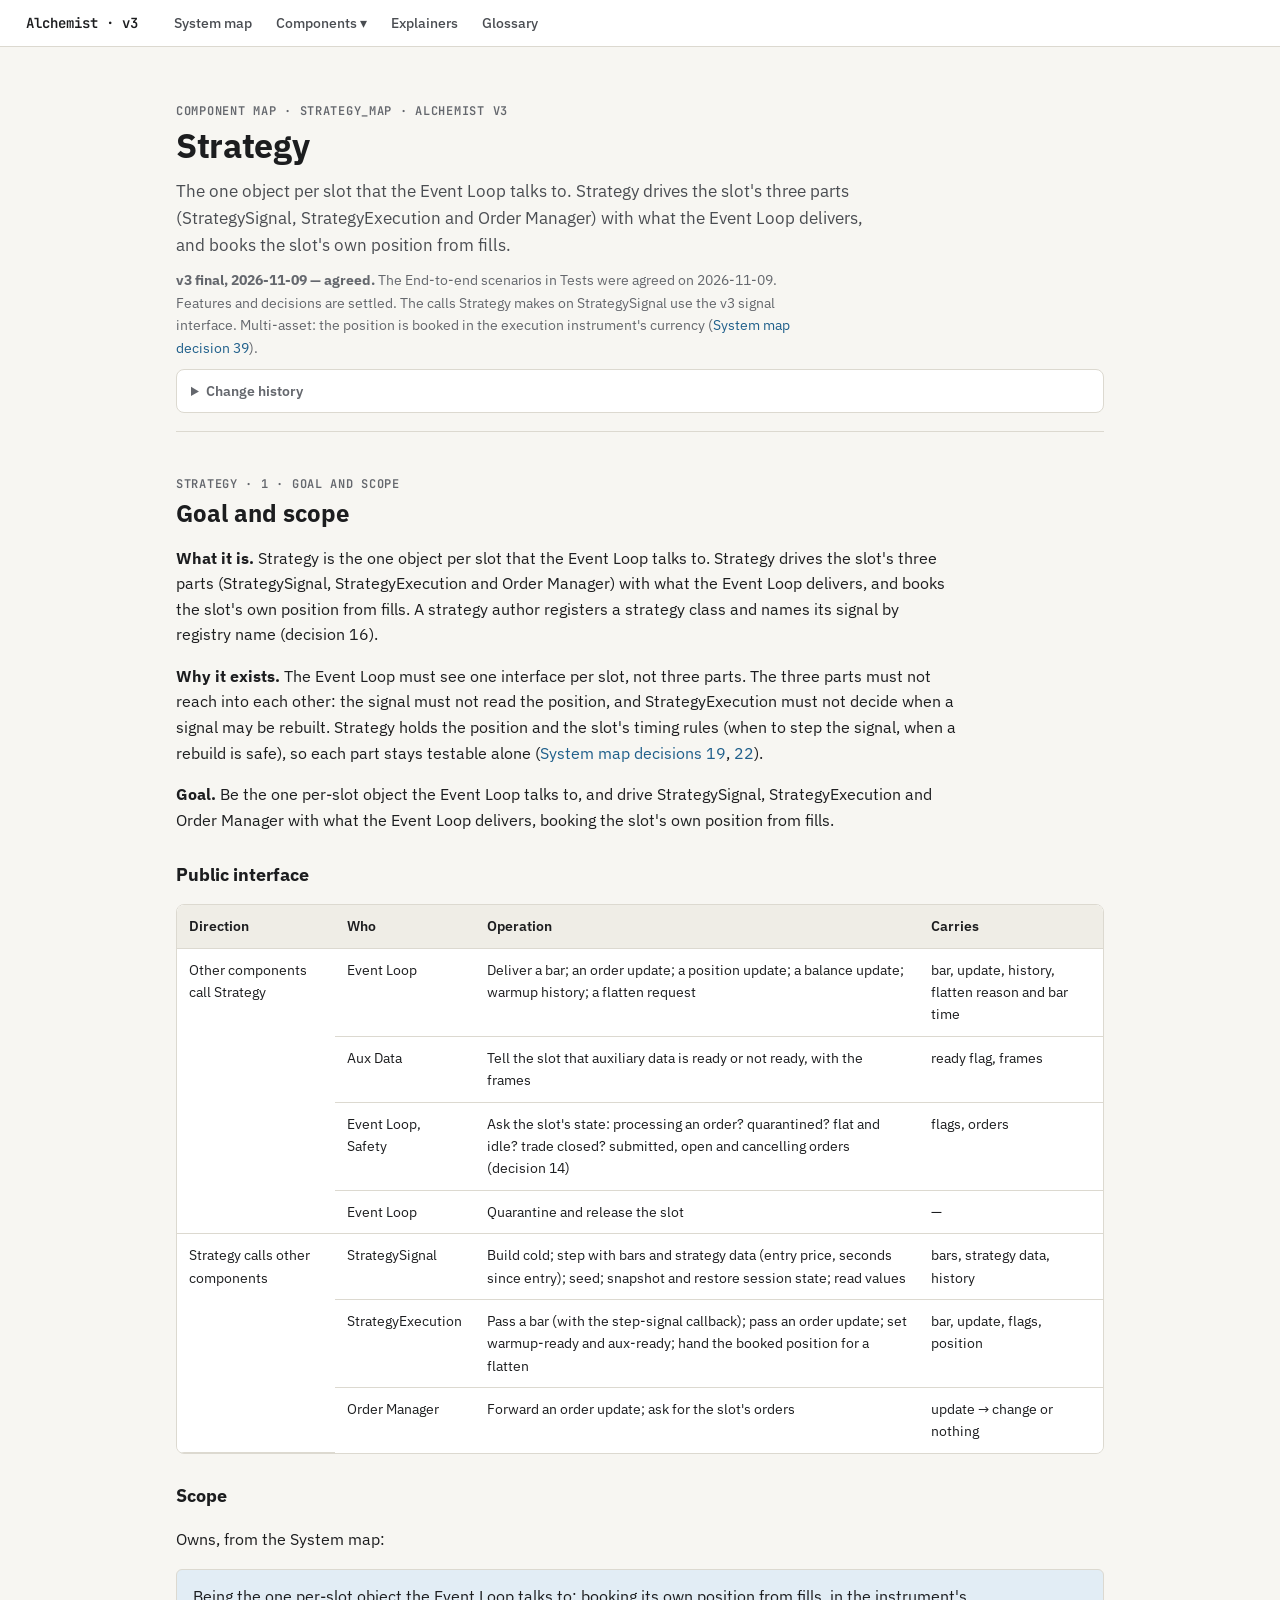
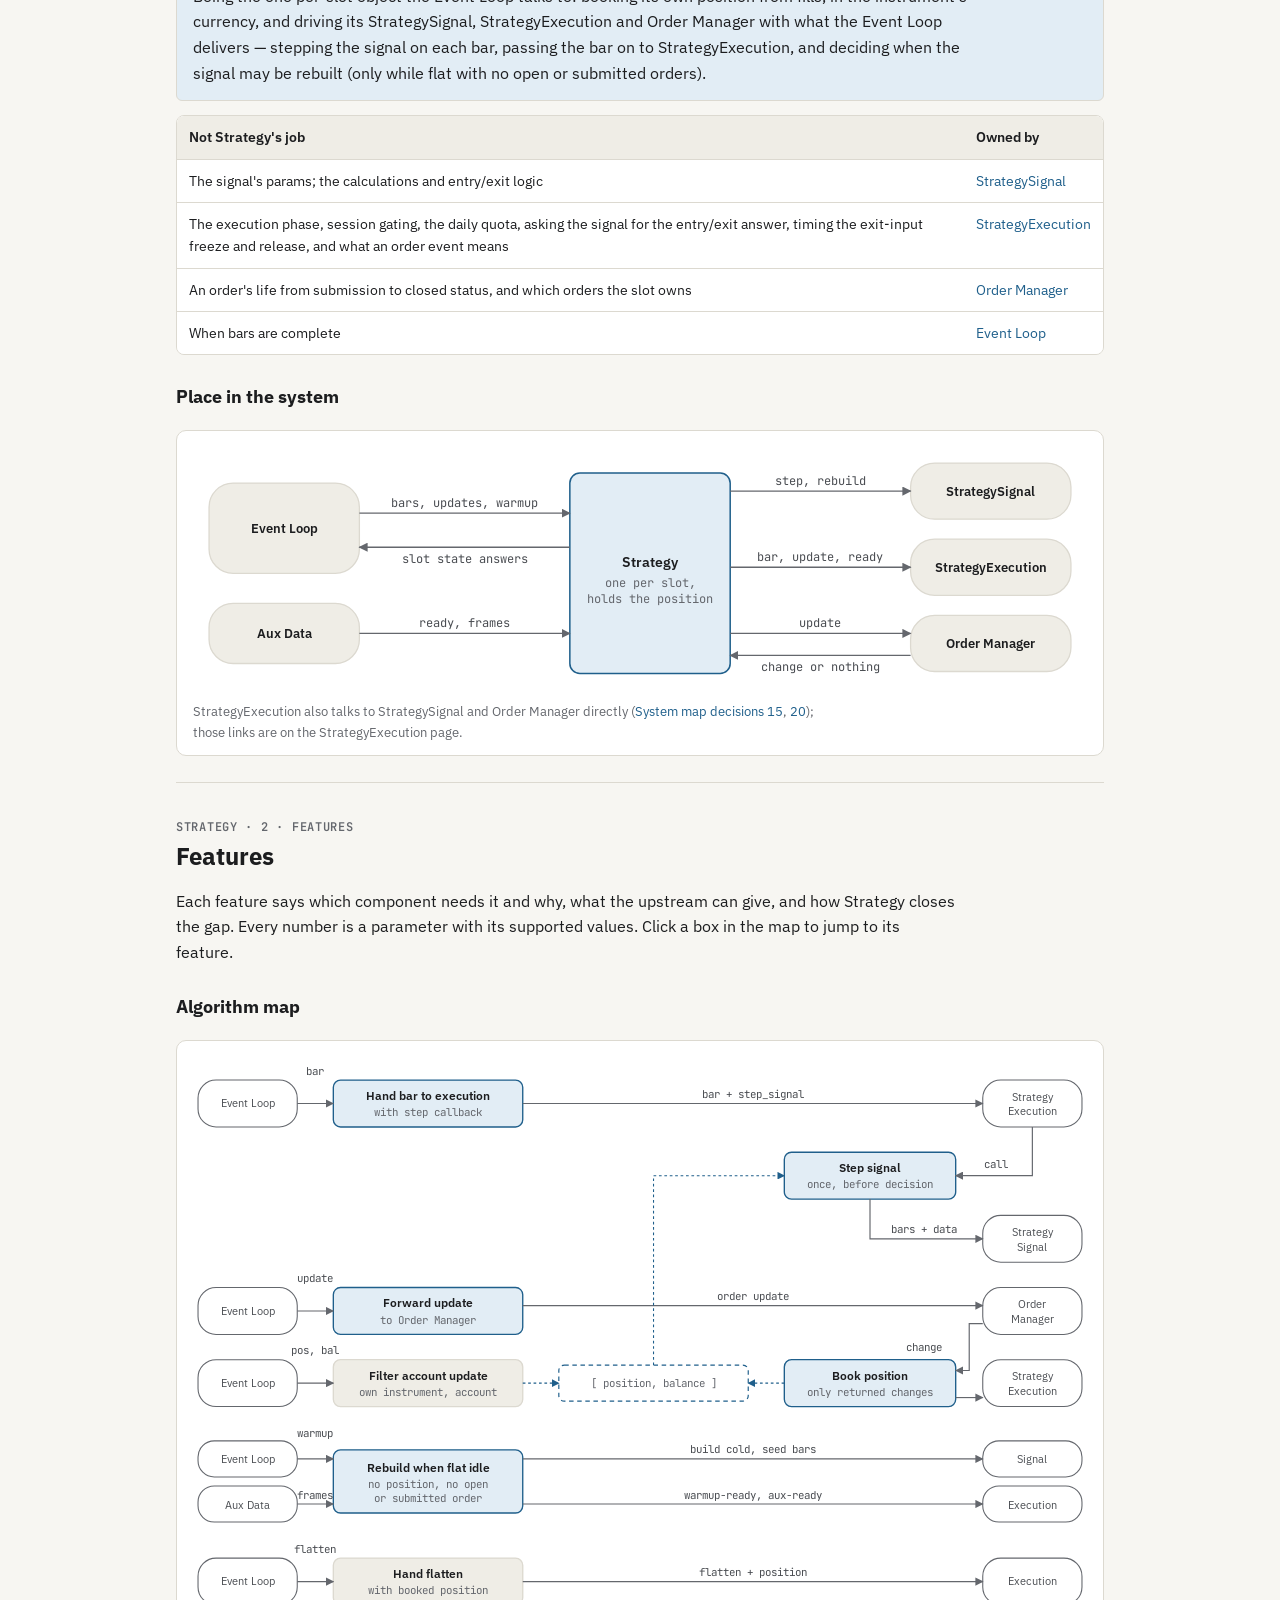
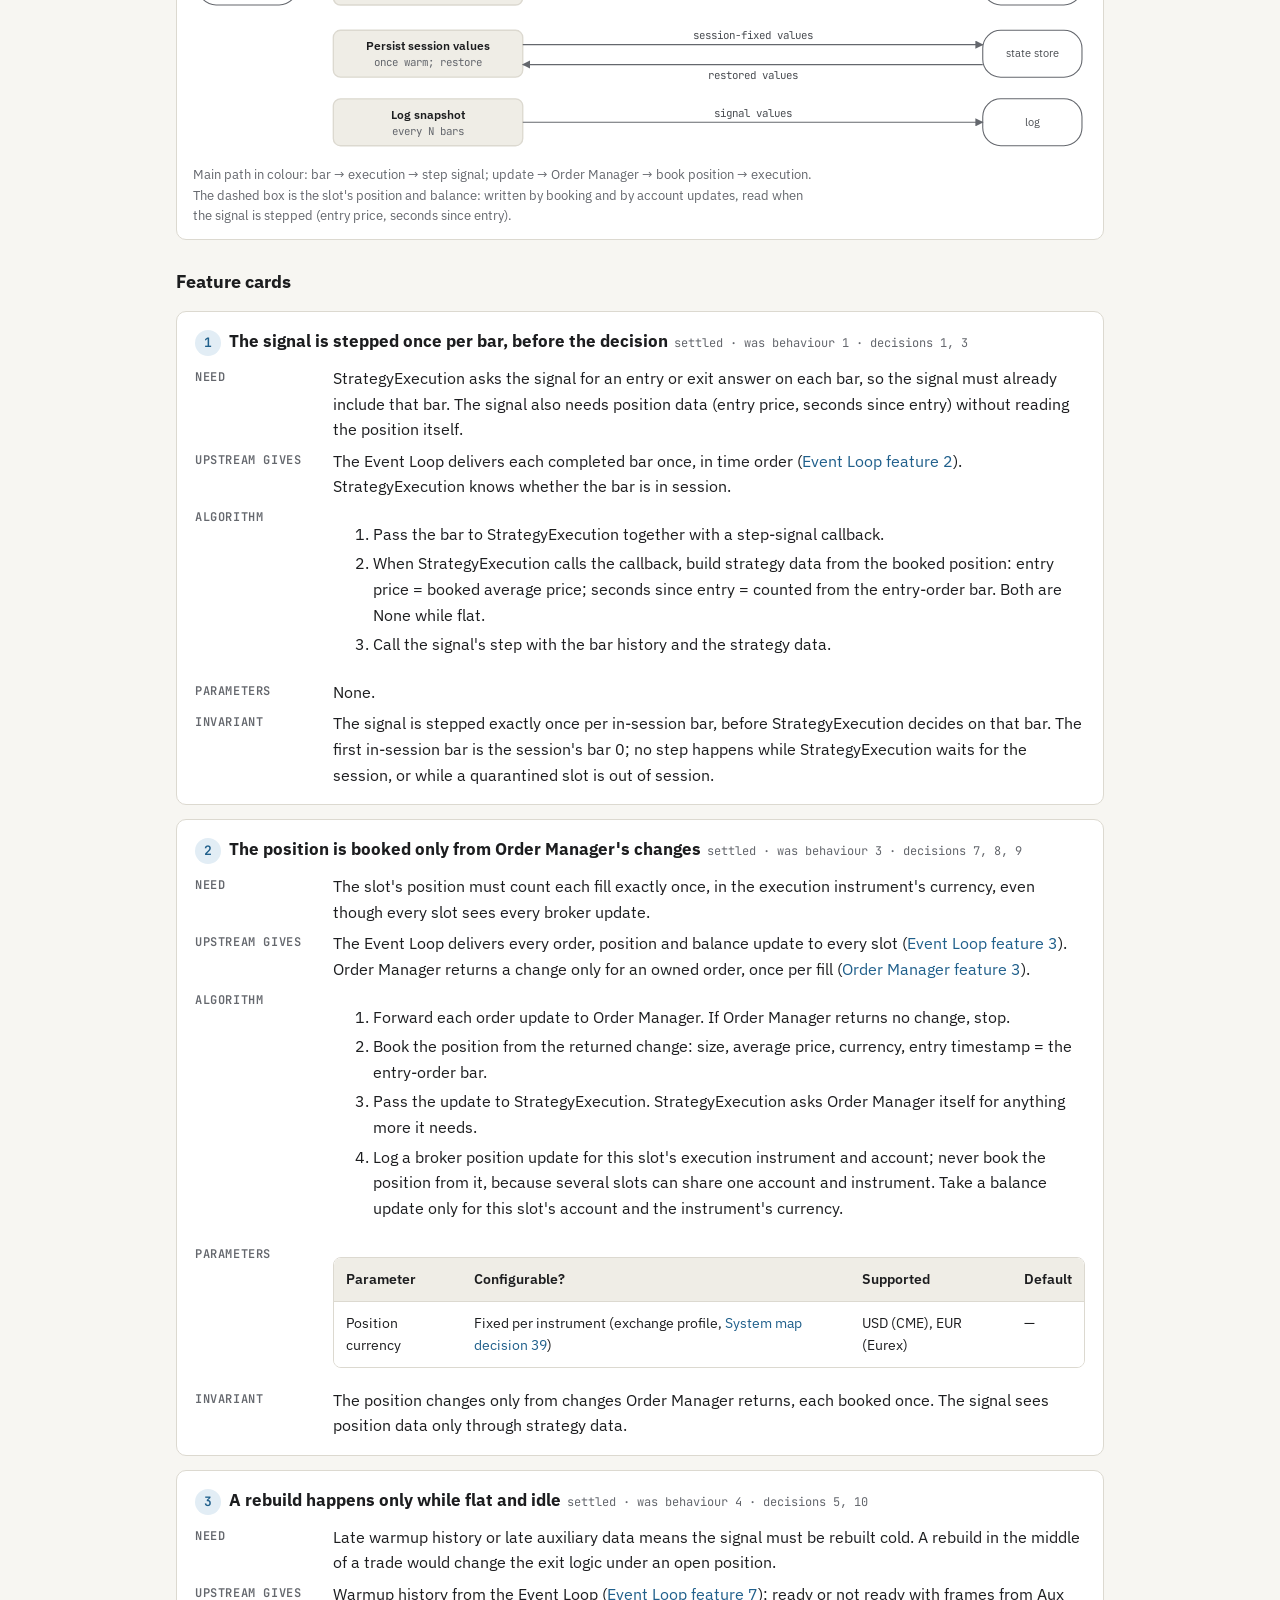
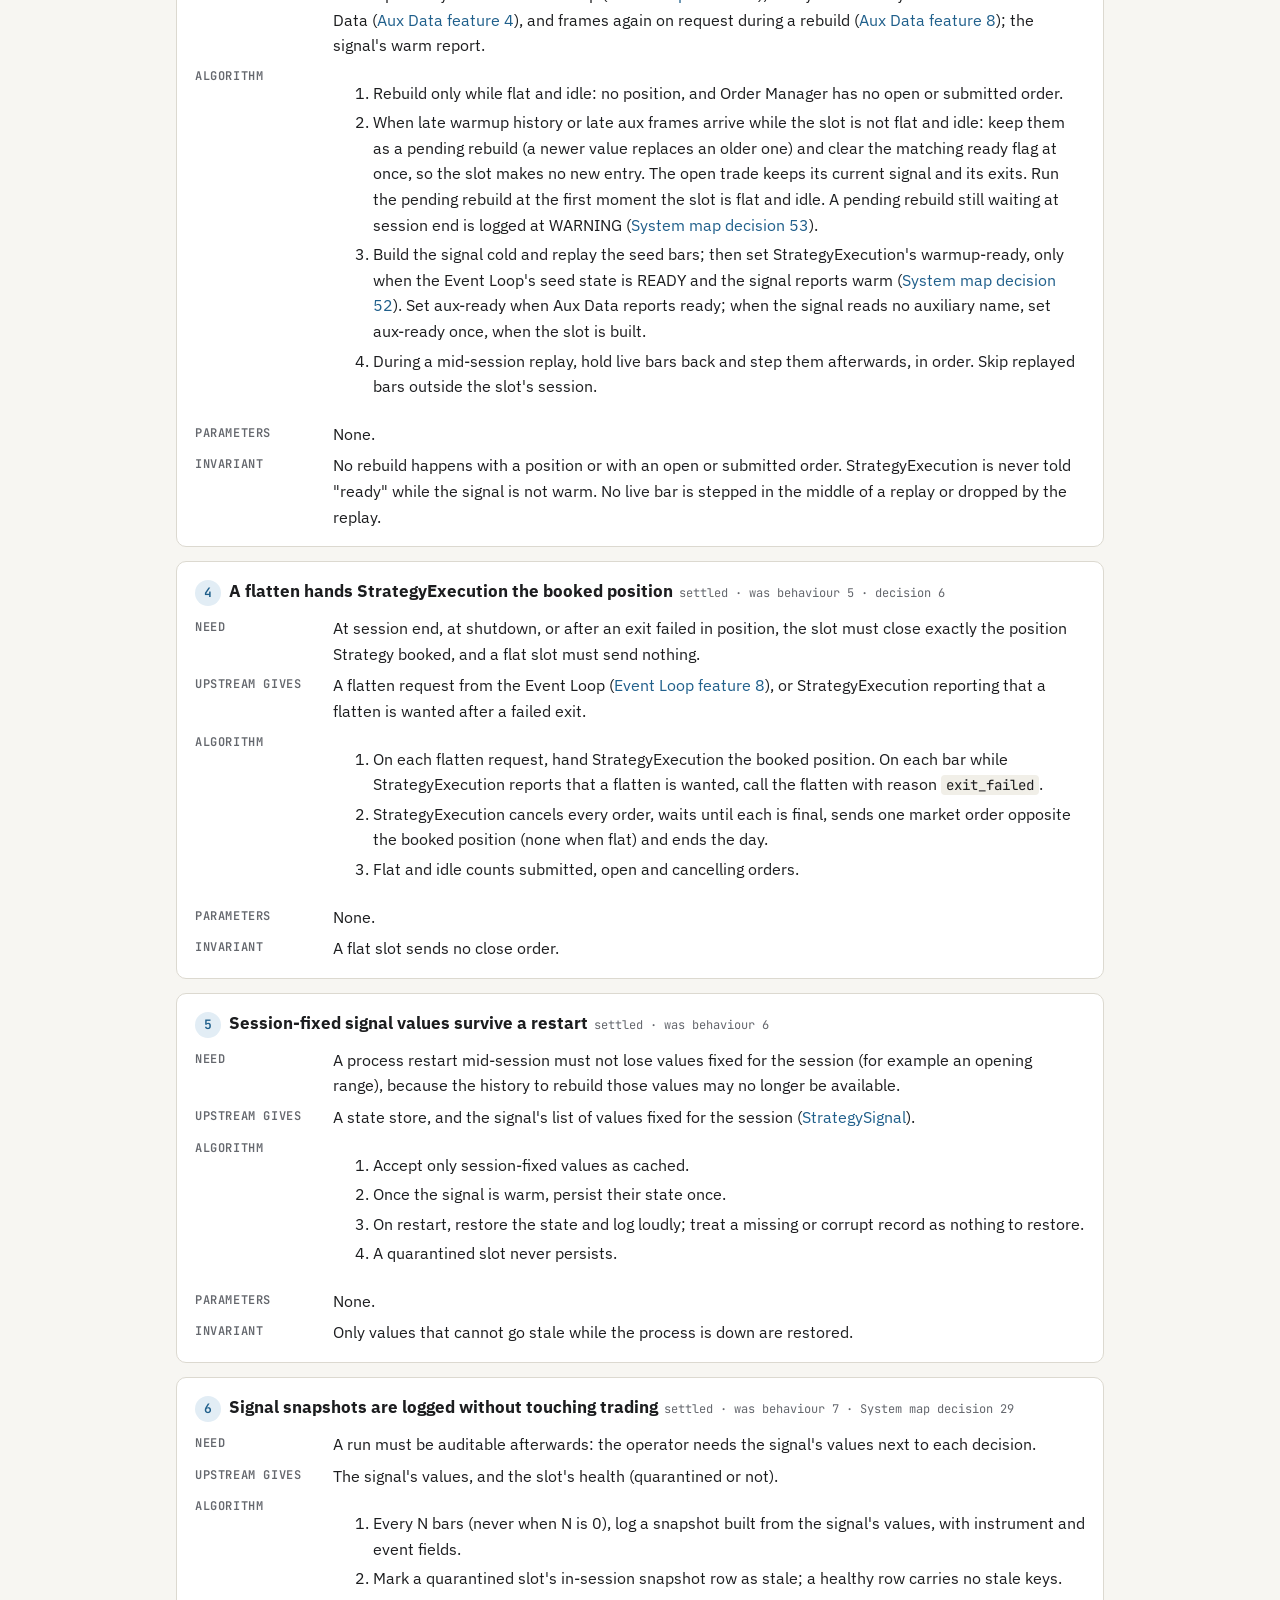
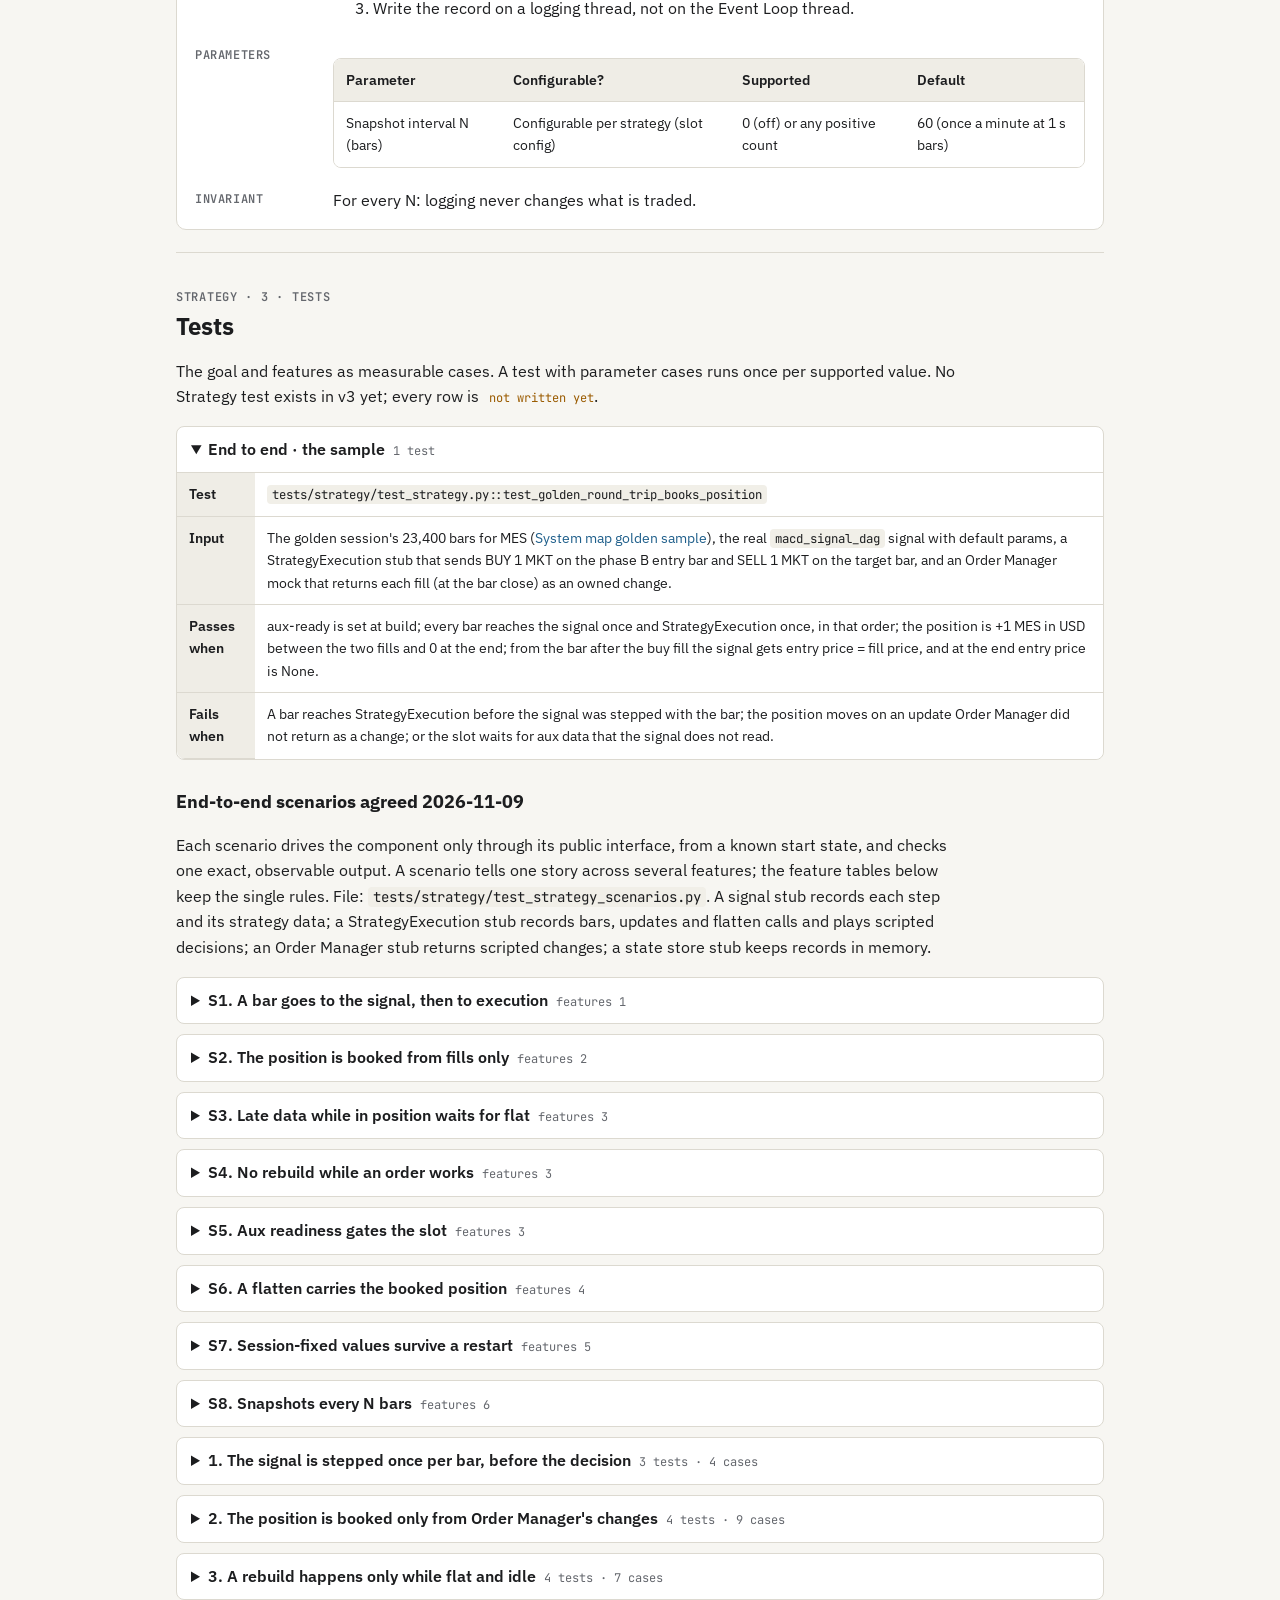
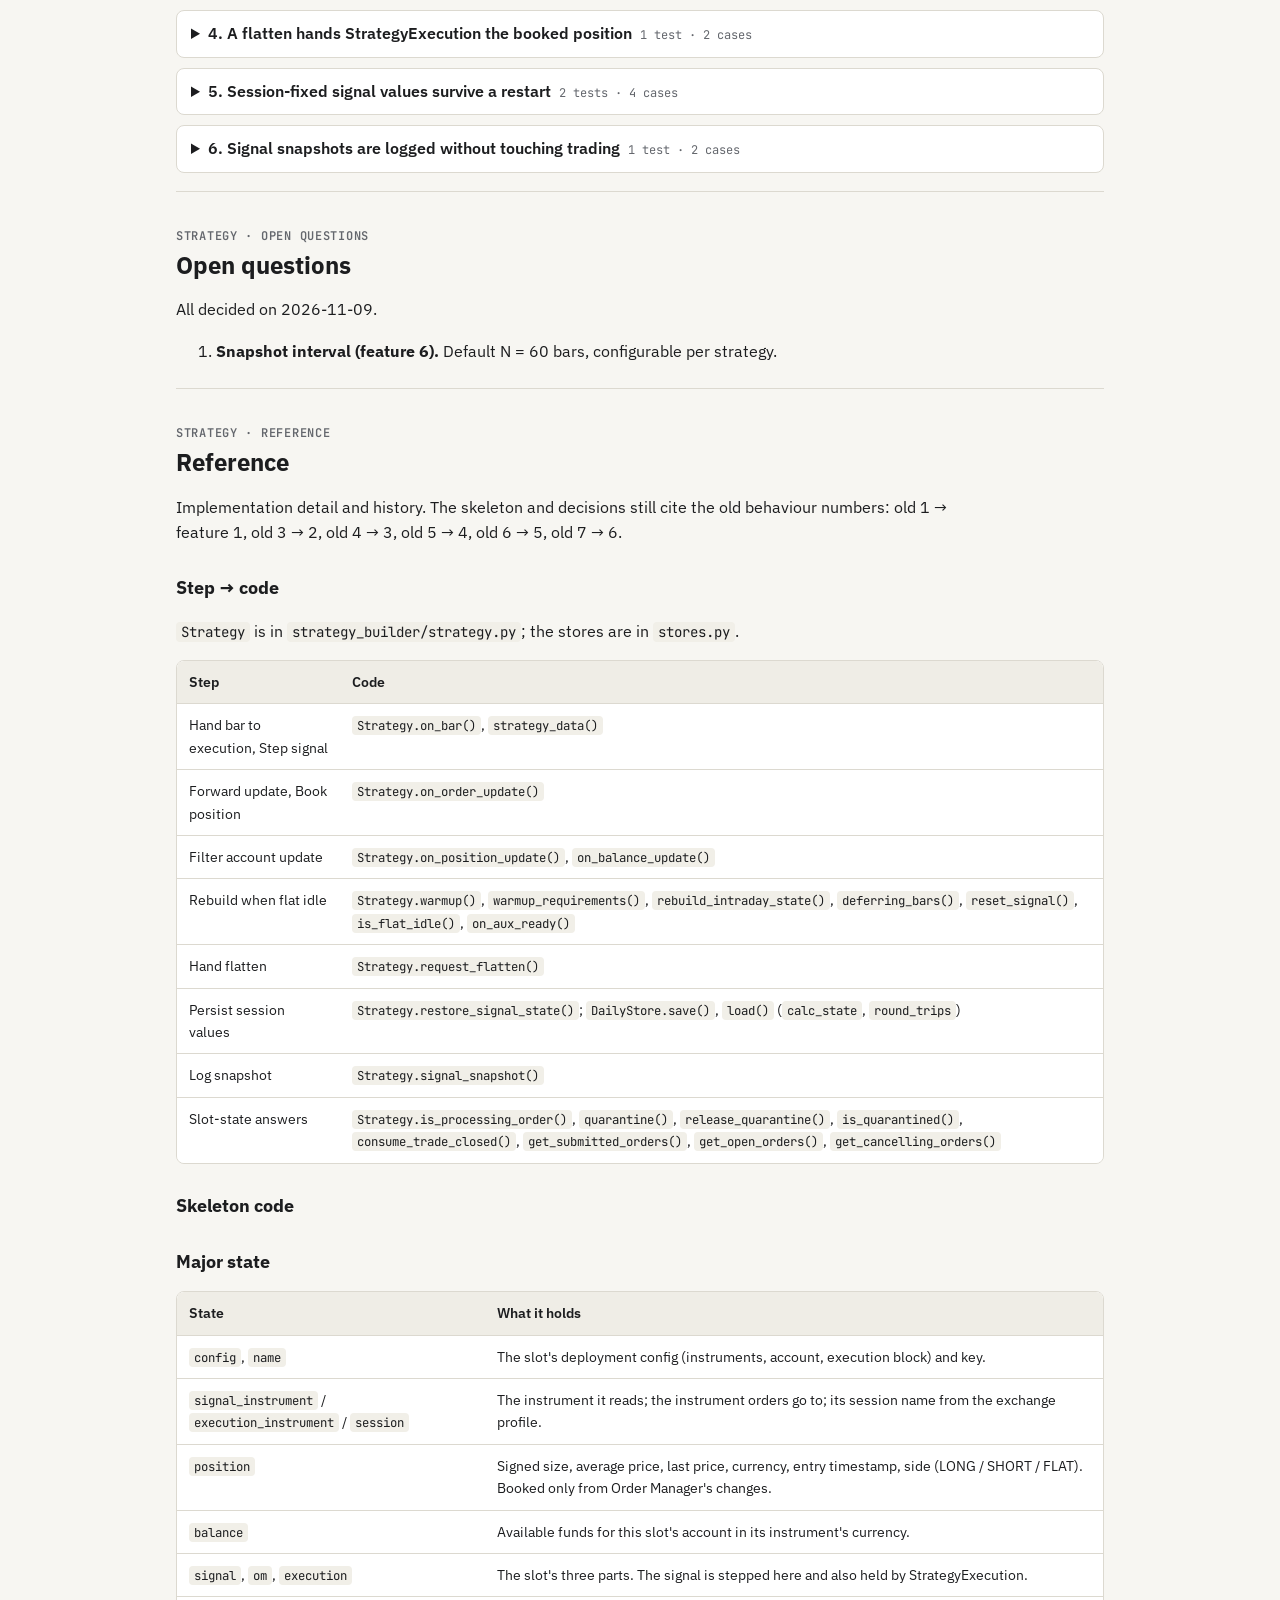
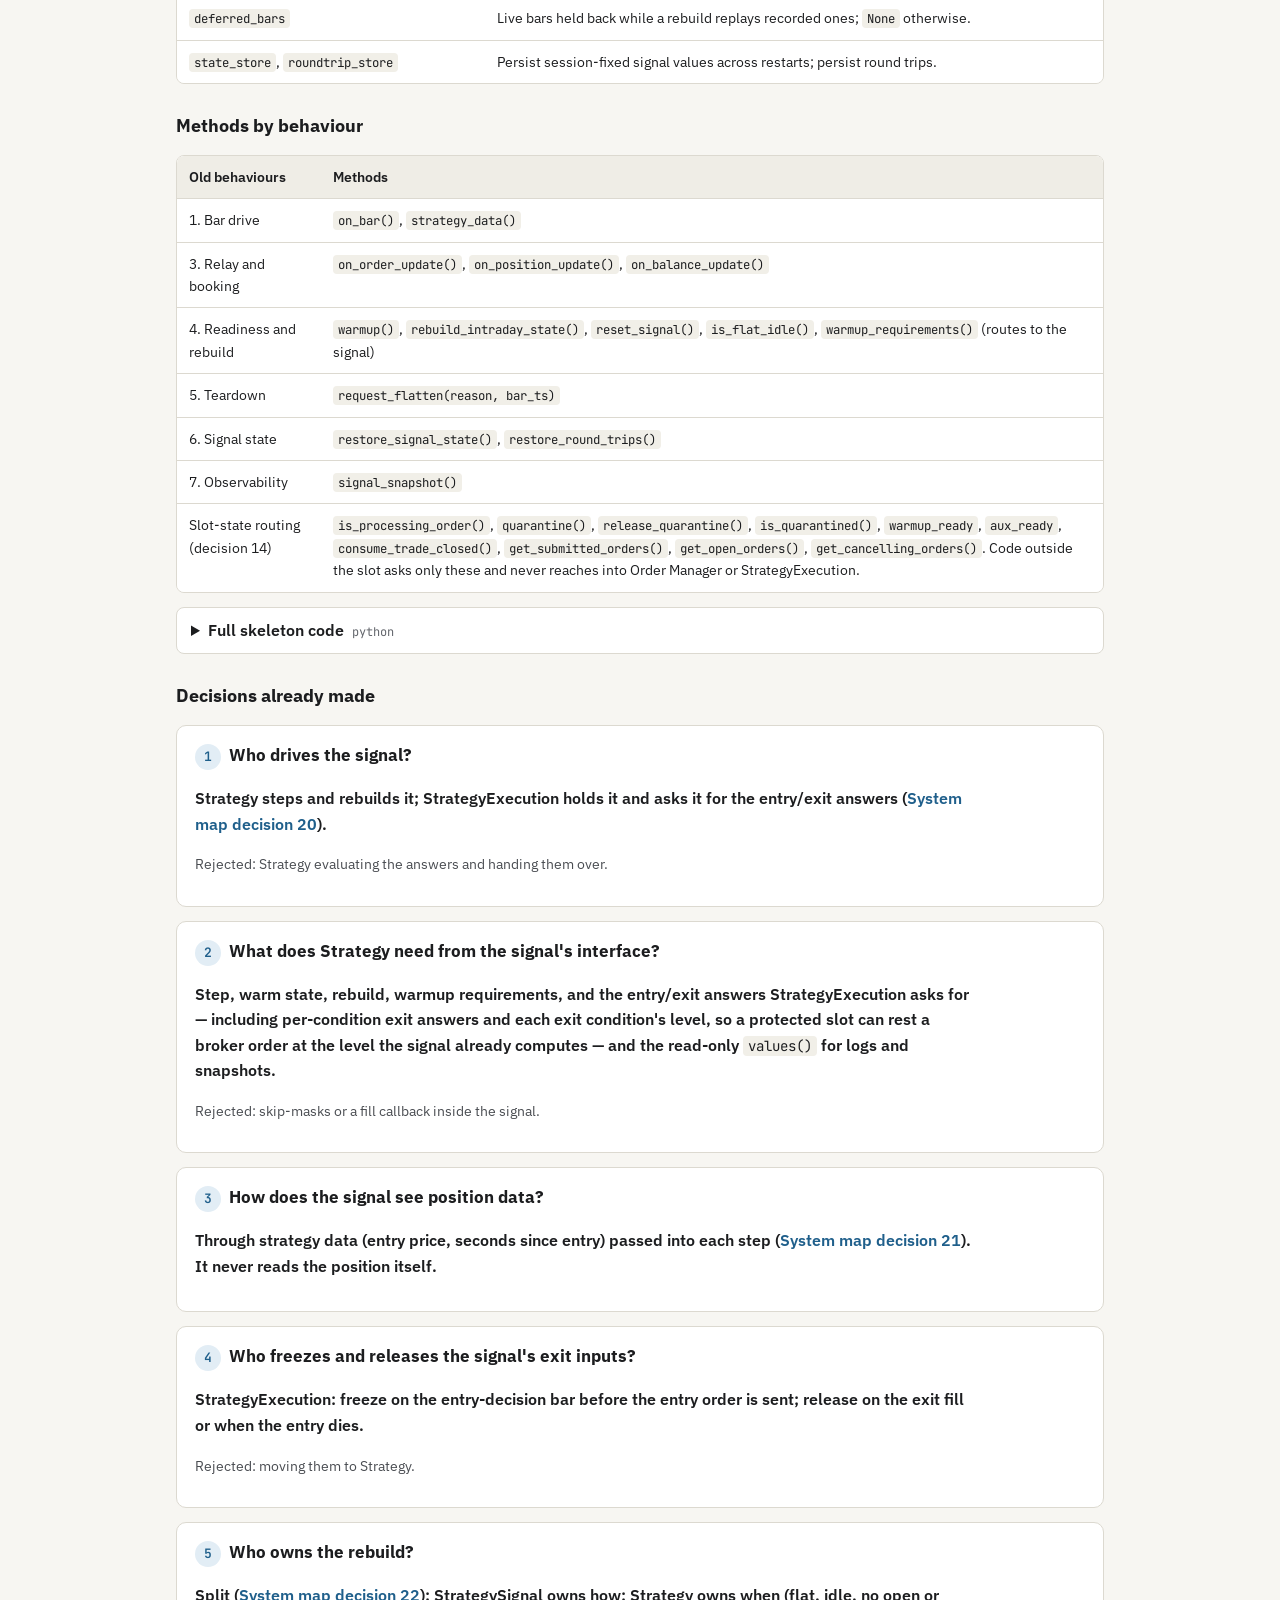
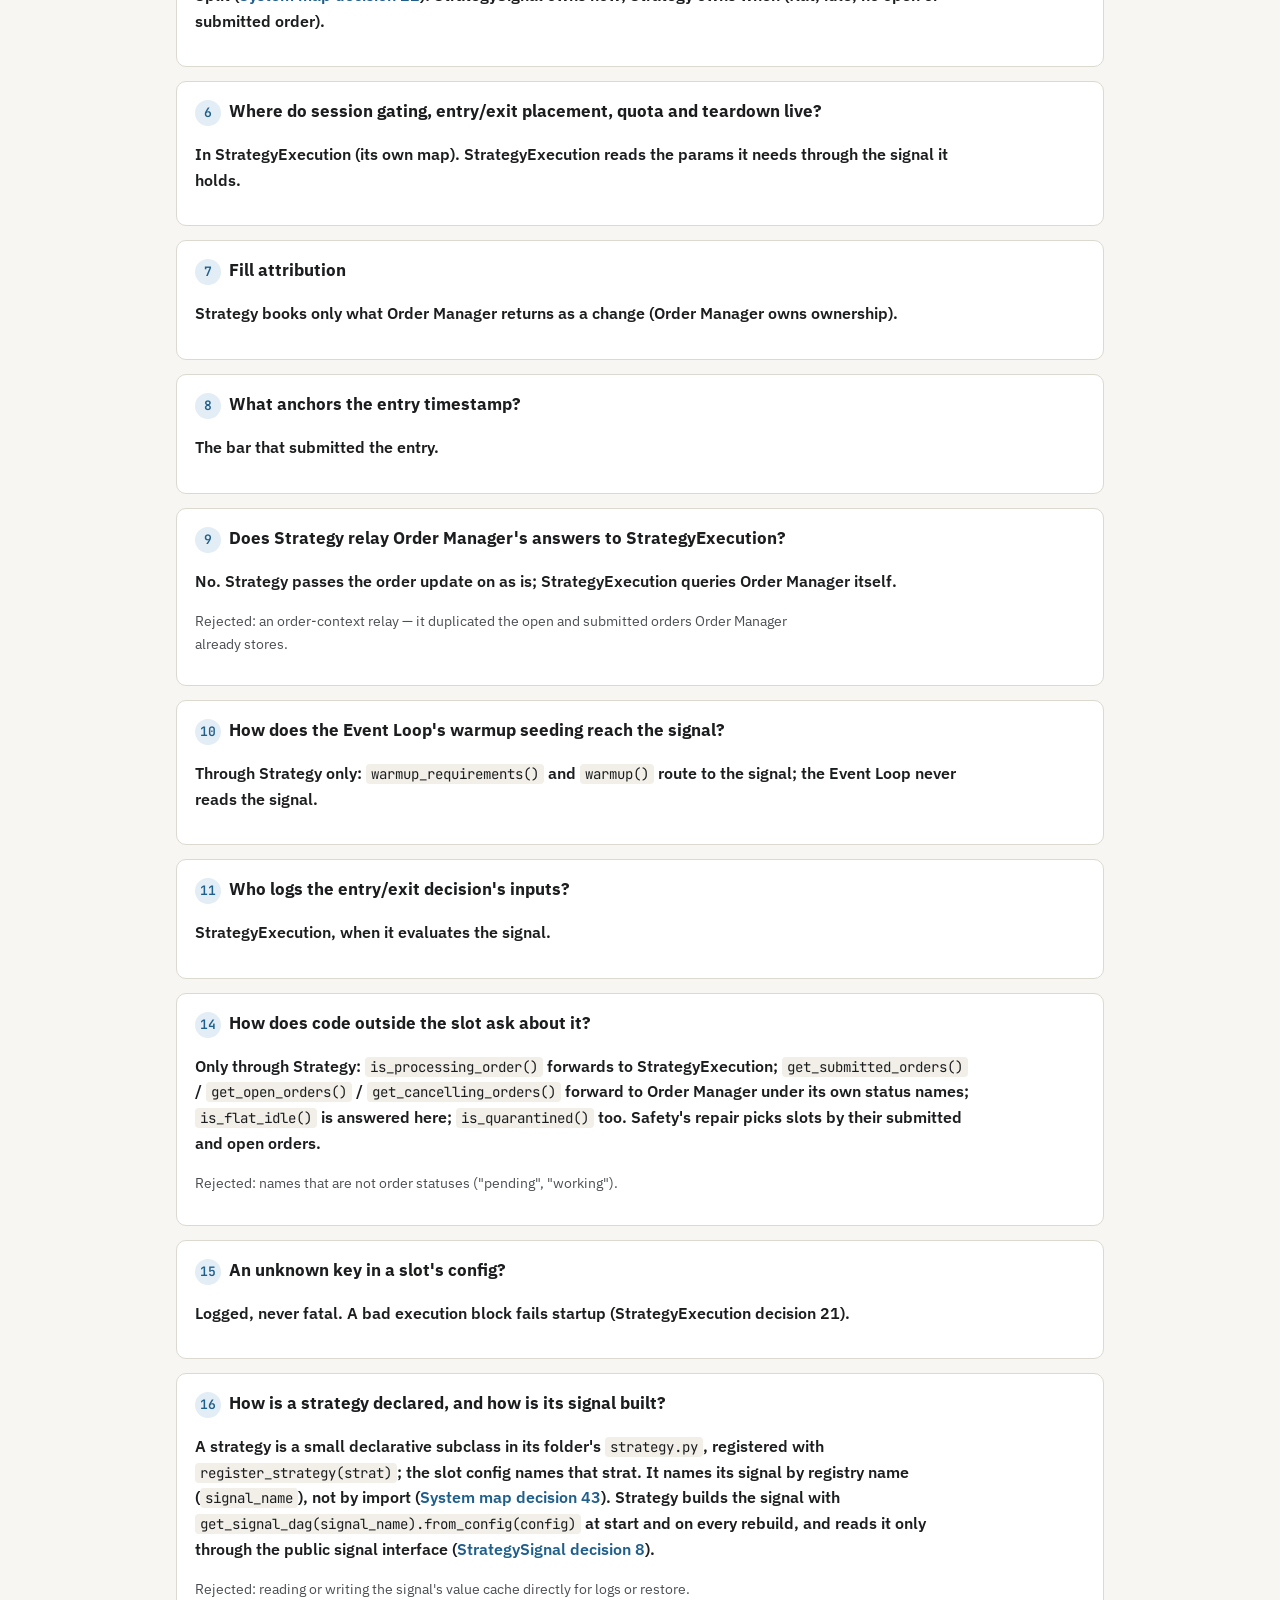
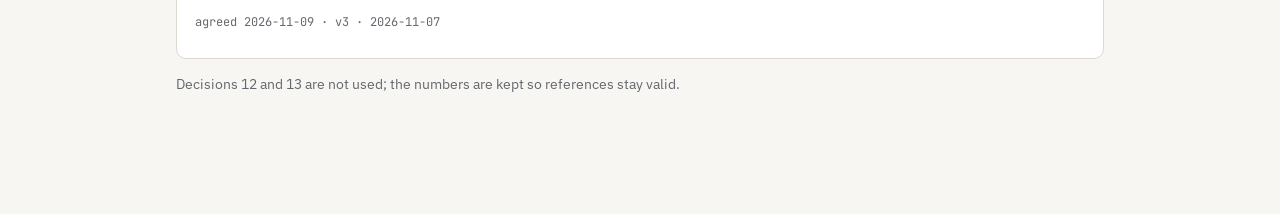
<file: system_design/v3/strategy_map.html>
<!doctype html>
<html lang="en">
<head>
<meta charset="utf-8">
<meta name="viewport" content="width=device-width, initial-scale=1">
<title>Alchemist Strategy map</title>
<link rel="preconnect" href="https://fonts.googleapis.com">
<link rel="preconnect" href="https://fonts.gstatic.com" crossorigin>
<link href="https://fonts.googleapis.com/css2?family=IBM+Plex+Sans:wght@400;500;600&family=JetBrains+Mono:wght@400;600&display=swap" rel="stylesheet">
<link rel="stylesheet" href="docs.css?v=6">
</head>
<body>
<nav class="topnav">
  <a class="brand" href="index.html">Alchemist · v3</a>
  <a href="system_map.html">System map</a>
  <div class="dropdown">
    <button type="button">Components ▾</button>
    <div class="menu">
      <a href="gateway_map.html">Gateway</a>
      <a href="event_loop_map.html">Event Loop</a>
      <a href="aux_data_map.html">Aux Data</a>
      <a href="strategy_map.html" class="active">Strategy</a>
      <a href="strategy_signal_map.html">StrategySignal</a>
      <a href="strategy_execution_map.html">StrategyExecution</a>
      <a href="order_manager_map.html">Order Manager</a>
      <a href="safety_map.html">Safety</a>
    </div>
  </div>
  <a href="explainers/index.html">Explainers</a>
  <a href="glossary.html">Glossary</a>
</nav>
<div class="wrap">
<header>
<div class="eyebrow">Component map · STRATEGY_MAP · Alchemist v3</div>
<h1>Strategy</h1>
<div class="lede"><p>The one object per slot that the Event Loop talks to. Strategy drives the slot's three parts (StrategySignal, StrategyExecution and Order Manager) with what the Event Loop delivers, and books the slot's own position from fills.</p></div>
<div class="meta"><p><strong>v3 final, 2026-11-09 — agreed.</strong> The End-to-end scenarios in Tests were agreed on 2026-11-09. Features and decisions are settled. The calls Strategy makes on StrategySignal use the v3 signal interface. Multi-asset: the position is booked in the execution instrument's currency (<a href="system_map.html#d39">System map decision 39</a>).</p>
<details><summary>Change history</summary><ul>
<li><strong>2026-11-09</strong> — End-to-end scenarios agreed.</li>
<li><strong>2026-11-09</strong> — New section End-to-end scenarios in Tests (8 scenarios, proposed, not agreed).</li>
<li><strong>2026-11-09</strong> — v3 finalized: the human accepted every proposed feature and decision.</li>
<li><strong>2026-11-09</strong> — Open question decided: snapshot interval default 60 bars. Feature 3: late data during a trade is kept as a pending rebuild (System map decision 53); warmup-ready needs seed state READY and a warm signal (decision 52).</li>
<li><strong>2026-11-09</strong> — Review fixes: a broker position update is logged, never booked (feature 2); aux-ready is set at build for a signal that reads no aux name (feature 3); the sample is the new golden run.</li>
<li><strong>2026-11-09</strong> — Page reordered: Goal and scope (with public interface and place in the system) → 6 features (Need / Upstream gives / Algorithm / Parameters / Invariant), replacing behaviours 1 and 3–7; old behaviour 2 was a placeholder (the exit-input freeze belongs to StrategyExecution) and is dropped → quantified tests with parameter cases → open questions → reference. Algorithm map added.</li>
<li><strong>2026-11-07</strong> — The strategy is registered with <code>register_strategy</code> and names its signal by registry name; the signal is built with <code>from_config()</code> and its params sit in the signal class; logs and snapshots read <code>values()</code> (decision 16).</li>
</ul></details></div>
</header>

<section id="goal-and-scope">
<div class="eyebrow">Strategy · 1 · Goal and scope</div>
<h2>Goal and scope</h2>
<p><strong>What it is.</strong> Strategy is the one object per slot that the Event Loop talks to. Strategy drives the slot's three parts (StrategySignal, StrategyExecution and Order Manager) with what the Event Loop delivers, and books the slot's own position from fills. A strategy author registers a strategy class and names its signal by registry name (decision 16).</p>
<p><strong>Why it exists.</strong> The Event Loop must see one interface per slot, not three parts. The three parts must not reach into each other: the signal must not read the position, and StrategyExecution must not decide when a signal may be rebuilt. Strategy holds the position and the slot's timing rules (when to step the signal, when a rebuild is safe), so each part stays testable alone (<a href="system_map.html#d19">System map decisions 19</a>, <a href="system_map.html#d22">22</a>).</p>
<p><strong>Goal.</strong> Be the one per-slot object the Event Loop talks to, and drive StrategySignal, StrategyExecution and Order Manager with what the Event Loop delivers, booking the slot's own position from fills.</p>

<h3>Public interface</h3>
<div class="table-wrap"><table>
<thead><tr><th>Direction</th><th>Who</th><th>Operation</th><th>Carries</th></tr></thead>
<tbody>
<tr><td rowspan="4">Other components call Strategy</td><td>Event Loop</td><td>Deliver a bar; an order update; a position update; a balance update; warmup history; a flatten request</td><td>bar, update, history, flatten reason and bar time</td></tr>
<tr><td>Aux Data</td><td>Tell the slot that auxiliary data is ready or not ready, with the frames</td><td>ready flag, frames</td></tr>
<tr><td>Event Loop, Safety</td><td>Ask the slot's state: processing an order? quarantined? flat and idle? trade closed? submitted, open and cancelling orders (decision 14)</td><td>flags, orders</td></tr>
<tr><td>Event Loop</td><td>Quarantine and release the slot</td><td>—</td></tr>
<tr><td rowspan="3">Strategy calls other components</td><td>StrategySignal</td><td>Build cold; step with bars and strategy data (entry price, seconds since entry); seed; snapshot and restore session state; read values</td><td>bars, strategy data, history</td></tr>
<tr><td>StrategyExecution</td><td>Pass a bar (with the step-signal callback); pass an order update; set warmup-ready and aux-ready; hand the booked position for a flatten</td><td>bar, update, flags, position</td></tr>
<tr><td>Order Manager</td><td>Forward an order update; ask for the slot's orders</td><td>update → change or nothing</td></tr>
</tbody></table></div>

<h3>Scope</h3>
<p>Owns, from the System map:</p>
<blockquote><p>Being the one per-slot object the Event Loop talks to: booking its own position from fills, in the instrument's currency, and driving its StrategySignal, StrategyExecution and Order Manager with what the Event Loop delivers — stepping the signal on each bar, passing the bar on to StrategyExecution, and deciding when the signal may be rebuilt (only while flat with no open or submitted orders).</p></blockquote>
<div class="table-wrap"><table>
<thead><tr><th>Not Strategy's job</th><th>Owned by</th></tr></thead>
<tbody>
<tr><td>The signal's params; the calculations and entry/exit logic</td><td><a href="strategy_signal_map.html">StrategySignal</a></td></tr>
<tr><td>The execution phase, session gating, the daily quota, asking the signal for the entry/exit answer, timing the exit-input freeze and release, and what an order event means</td><td><a href="strategy_execution_map.html">StrategyExecution</a></td></tr>
<tr><td>An order's life from submission to closed status, and which orders the slot owns</td><td><a href="order_manager_map.html">Order Manager</a></td></tr>
<tr><td>When bars are complete</td><td><a href="event_loop_map.html">Event Loop</a></td></tr>
</tbody></table></div>

<h3>Place in the system</h3>
<div class="diagram">
<svg viewBox="0 0 900 250" role="img" aria-label="Strategy between the Event Loop and Aux Data on the left, and StrategySignal, StrategyExecution and Order Manager on the right." xmlns="http://www.w3.org/2000/svg">
  <style>
    .ps-core { fill: var(--accent-soft); stroke: var(--accent); stroke-width: 1.5; }
    .ps-ext { fill: var(--surface-2); stroke: var(--line); stroke-width: 1.3; }
    .ps-t { fill: var(--ink); font: 600 14px var(--sans); text-anchor: middle; }
    .ps-x { fill: var(--ink); font: 600 13px var(--sans); text-anchor: middle; }
    .ps-r { fill: var(--ink-3); font: 12px var(--mono); text-anchor: middle; }
    .ps-l { fill: var(--ink-2); font: 12px var(--mono); text-anchor: middle; }
    .ps-a { stroke: var(--ink-3); stroke-width: 1.3; fill: none; marker-end: url(#stpsah); }
  </style>
  <defs><marker id="stpsah" viewBox="0 0 10 10" refX="9" refY="5" markerWidth="7" markerHeight="7" orient="auto-start-reverse"><path d="M0,0 L10,5 L0,10 z" fill="var(--ink-3)"/></marker></defs>
  <rect class="ps-core" x="380" y="30" width="160" height="200" rx="10"/>
  <text class="ps-t" x="460" y="124">Strategy</text><text class="ps-r" x="460" y="144">one per slot,</text><text class="ps-r" x="460" y="160">holds the position</text>
  <rect class="ps-ext" x="20" y="40" width="150" height="90" rx="24"/><text class="ps-x" x="95" y="90">Event Loop</text>
  <path class="ps-a" d="M170,70 H380"/><text class="ps-l" x="275" y="64">bars, updates, warmup</text>
  <path class="ps-a" d="M380,104 H170"/><text class="ps-l" x="275" y="120">slot state answers</text>
  <rect class="ps-ext" x="20" y="160" width="150" height="60" rx="24"/><text class="ps-x" x="95" y="195">Aux Data</text>
  <path class="ps-a" d="M170,190 H380"/><text class="ps-l" x="275" y="184">ready, frames</text>
  <rect class="ps-ext" x="720" y="20" width="160" height="56" rx="24"/><text class="ps-x" x="800" y="53">StrategySignal</text>
  <path class="ps-a" d="M540,48 H720"/><text class="ps-l" x="630" y="42">step, rebuild</text>
  <rect class="ps-ext" x="720" y="96" width="160" height="56" rx="24"/><text class="ps-x" x="800" y="129">StrategyExecution</text>
  <path class="ps-a" d="M540,124 H720"/><text class="ps-l" x="630" y="118">bar, update, ready</text>
  <rect class="ps-ext" x="720" y="172" width="160" height="56" rx="24"/><text class="ps-x" x="800" y="205">Order Manager</text>
  <path class="ps-a" d="M540,190 H720"/><text class="ps-l" x="630" y="184">update</text>
  <path class="ps-a" d="M720,212 H540"/><text class="ps-l" x="630" y="228">change or nothing</text>
</svg>
<p class="caption">StrategyExecution also talks to StrategySignal and Order Manager directly (<a href="system_map.html#d15">System map decisions 15</a>, <a href="system_map.html#d20">20</a>); those links are on the StrategyExecution page.</p>
</div>
</section>

<section id="features">
<div class="eyebrow">Strategy · 2 · Features</div>
<h2>Features</h2>
<p>Each feature says which component needs it and why, what the upstream can give, and how Strategy closes the gap. Every number is a parameter with its supported values. Click a box in the map to jump to its feature.</p>

<h3>Algorithm map</h3>
<div class="diagram">
<svg viewBox="0 0 1000 780" role="img" aria-label="Strategy steps: a bar goes to StrategyExecution, which calls back to step the signal with strategy data from the position; an order update goes to Order Manager and only a returned change books the position before StrategyExecution sees the update; account updates for this slot change the position or balance; warmup or aux data rebuilds the signal only while flat and idle; a flatten request hands StrategyExecution the position; session-fixed values persist; snapshots go to the log." xmlns="http://www.w3.org/2000/svg">
  <style>
    .t-stp { fill: var(--surface-2); stroke: var(--line); stroke-width: 1.5; }
    .t-main { fill: var(--accent-soft); stroke: var(--accent); stroke-width: 1.5; }
    .t-st { fill: none; stroke: var(--accent); stroke-width: 1.3; stroke-dasharray: 5 4; }
    .t-ext { fill: none; stroke: var(--ink-3); stroke-width: 1.2; }
    .t-t { fill: var(--ink); font: 600 13px var(--sans); text-anchor: middle; }
    .t-r { fill: var(--ink-3); font: 12px var(--mono); text-anchor: middle; }
    .t-x { fill: var(--ink-2); font: 12px var(--sans); text-anchor: middle; }
    .t-l { fill: var(--ink-2); font: 12px var(--mono); text-anchor: middle; }
    .t-a { stroke: var(--ink-3); stroke-width: 1.3; fill: none; marker-end: url(#tah); }
    .t-w { stroke: var(--accent); stroke-width: 1.2; fill: none; stroke-dasharray: 3 3; marker-end: url(#tah2); }
  </style>
  <defs>
    <marker id="tah" viewBox="0 0 10 10" refX="9" refY="5" markerWidth="7" markerHeight="7" orient="auto-start-reverse"><path d="M0,0 L10,5 L0,10 z" fill="var(--ink-3)"/></marker>
    <marker id="tah2" viewBox="0 0 10 10" refX="9" refY="5" markerWidth="7" markerHeight="7" orient="auto-start-reverse"><path d="M0,0 L10,5 L0,10 z" fill="var(--accent)"/></marker>
  </defs>

  <rect class="t-ext" x="10" y="30" width="110" height="52" rx="20"/><text class="t-x" x="65" y="60">Event Loop</text>
  <rect class="t-main" x="160" y="30" width="210" height="52" rx="8"/><text class="t-t" x="265" y="52">Hand bar to execution</text><text class="t-r" x="265" y="70">with step callback</text>
  <path class="t-a" d="M120,56 H160"/><text class="t-l" x="140" y="24">bar</text>
  <rect class="t-ext" x="880" y="30" width="110" height="52" rx="20"/><text class="t-x" x="935" y="53">Strategy</text><text class="t-x" x="935" y="69">Execution</text>
  <path class="t-a" d="M370,56 H880"/><text class="t-l" x="625" y="50">bar + step_signal</text>

  <rect class="t-main" x="660" y="110" width="190" height="52" rx="8"/><text class="t-t" x="755" y="132">Step signal</text><text class="t-r" x="755" y="150">once, before decision</text>
  <path class="t-a" d="M935,82 V136 H850"/><text class="t-l" x="895" y="128">call</text>
  <rect class="t-ext" x="880" y="180" width="110" height="52" rx="20"/><text class="t-x" x="935" y="203">Strategy</text><text class="t-x" x="935" y="219">Signal</text>
  <path class="t-a" d="M755,162 V206 H880"/><text class="t-l" x="815" y="200">bars + data</text>

  <rect class="t-ext" x="10" y="260" width="110" height="52" rx="20"/><text class="t-x" x="65" y="290">Event Loop</text>
  <rect class="t-main" x="160" y="260" width="210" height="52" rx="8"/><text class="t-t" x="265" y="282">Forward update</text><text class="t-r" x="265" y="300">to Order Manager</text>
  <path class="t-a" d="M120,286 H160"/><text class="t-l" x="140" y="254">update</text>
  <rect class="t-ext" x="880" y="260" width="110" height="52" rx="20"/><text class="t-x" x="935" y="283">Order</text><text class="t-x" x="935" y="299">Manager</text>
  <path class="t-a" d="M370,280 H880"/><text class="t-l" x="625" y="274">order update</text>
  <rect class="t-main" x="660" y="340" width="190" height="52" rx="8"/><text class="t-t" x="755" y="362">Book position</text><text class="t-r" x="755" y="380">only returned changes</text>
  <path class="t-a" d="M880,300 H865 V352 H850"/><text class="t-l" x="815" y="330">change</text>
  <rect class="t-ext" x="880" y="340" width="110" height="52" rx="20"/><text class="t-x" x="935" y="363">Strategy</text><text class="t-x" x="935" y="379">Execution</text>
  <path class="t-a" d="M850,382 H880"/>

  <rect class="t-ext" x="10" y="340" width="110" height="52" rx="20"/><text class="t-x" x="65" y="370">Event Loop</text>
  <rect class="t-stp" x="160" y="340" width="210" height="52" rx="8"/><text class="t-t" x="265" y="362">Filter account update</text><text class="t-r" x="265" y="380">own instrument, account</text>
  <path class="t-a" d="M120,366 H160"/><text class="t-l" x="140" y="334">pos, bal</text>

  <rect class="t-st" x="410" y="346" width="210" height="40" rx="6"/><text class="t-r" x="515" y="370">[ position, balance ]</text>
  <path class="t-w" d="M660,366 H620"/><path class="t-w" d="M370,366 H410"/>
  <path class="t-w" d="M515,346 V136 H660"/>

  <rect class="t-ext" x="10" y="430" width="110" height="40" rx="18"/><text class="t-x" x="65" y="455">Event Loop</text>
  <rect class="t-ext" x="10" y="480" width="110" height="40" rx="18"/><text class="t-x" x="65" y="505">Aux Data</text>
  <rect class="t-main" x="160" y="440" width="210" height="70" rx="8"/><text class="t-t" x="265" y="464">Rebuild when flat idle</text><text class="t-r" x="265" y="482">no position, no open</text><text class="t-r" x="265" y="498">or submitted order</text>
  <path class="t-a" d="M120,450 H160"/><text class="t-l" x="140" y="426">warmup</text>
  <path class="t-a" d="M120,500 H160"/><text class="t-l" x="140" y="494">frames</text>
  <rect class="t-ext" x="880" y="430" width="110" height="40" rx="18"/><text class="t-x" x="935" y="455">Signal</text>
  <path class="t-a" d="M370,450 H880"/><text class="t-l" x="625" y="444">build cold, seed bars</text>
  <rect class="t-ext" x="880" y="480" width="110" height="40" rx="18"/><text class="t-x" x="935" y="505">Execution</text>
  <path class="t-a" d="M370,500 H880"/><text class="t-l" x="625" y="494">warmup-ready, aux-ready</text>

  <rect class="t-ext" x="10" y="560" width="110" height="52" rx="20"/><text class="t-x" x="65" y="590">Event Loop</text>
  <rect class="t-stp" x="160" y="560" width="210" height="52" rx="8"/><text class="t-t" x="265" y="582">Hand flatten</text><text class="t-r" x="265" y="600">with booked position</text>
  <path class="t-a" d="M120,586 H160"/><text class="t-l" x="140" y="554">flatten</text>
  <rect class="t-ext" x="880" y="560" width="110" height="52" rx="20"/><text class="t-x" x="935" y="590">Execution</text>
  <path class="t-a" d="M370,586 H880"/><text class="t-l" x="625" y="580">flatten + position</text>

  <rect class="t-stp" x="160" y="640" width="210" height="52" rx="8"/><text class="t-t" x="265" y="662">Persist session values</text><text class="t-r" x="265" y="680">once warm; restore</text>
  <rect class="t-ext" x="880" y="640" width="110" height="52" rx="20"/><text class="t-x" x="935" y="670">state store</text>
  <path class="t-a" d="M370,656 H880"/><text class="t-l" x="625" y="650">session-fixed values</text>
  <path class="t-a" d="M880,678 H370"/><text class="t-l" x="625" y="694">restored values</text>

  <rect class="t-stp" x="160" y="716" width="210" height="52" rx="8"/><text class="t-t" x="265" y="738">Log snapshot</text><text class="t-r" x="265" y="756">every N bars</text>
  <rect class="t-ext" x="880" y="716" width="110" height="52" rx="20"/><text class="t-x" x="935" y="746">log</text>
  <path class="t-a" d="M370,742 H880"/><text class="t-l" x="625" y="736">signal values</text>

  <a href="#f1"><rect x="160" y="30" width="210" height="52" rx="8" fill="transparent" style="cursor:pointer"><title>Feature 1</title></rect></a>
  <a href="#f1"><rect x="660" y="110" width="190" height="52" rx="8" fill="transparent" style="cursor:pointer"><title>Feature 1</title></rect></a>
  <a href="#f2"><rect x="160" y="260" width="210" height="52" rx="8" fill="transparent" style="cursor:pointer"><title>Feature 2</title></rect></a>
  <a href="#f2"><rect x="660" y="340" width="190" height="52" rx="8" fill="transparent" style="cursor:pointer"><title>Feature 2</title></rect></a>
  <a href="#f2"><rect x="160" y="340" width="210" height="52" rx="8" fill="transparent" style="cursor:pointer"><title>Feature 2</title></rect></a>
  <a href="#f3"><rect x="160" y="440" width="210" height="70" rx="8" fill="transparent" style="cursor:pointer"><title>Feature 3</title></rect></a>
  <a href="#f4"><rect x="160" y="560" width="210" height="52" rx="8" fill="transparent" style="cursor:pointer"><title>Feature 4</title></rect></a>
  <a href="#f5"><rect x="160" y="640" width="210" height="52" rx="8" fill="transparent" style="cursor:pointer"><title>Feature 5</title></rect></a>
  <a href="#f6"><rect x="160" y="716" width="210" height="52" rx="8" fill="transparent" style="cursor:pointer"><title>Feature 6</title></rect></a>
</svg>
<p class="caption">Main path in colour: bar → execution → step signal; update → Order Manager → book position → execution. The dashed box is the slot's position and balance: written by booking and by account updates, read when the signal is stepped (entry price, seconds since entry).</p>
</div>

<h3>Feature cards</h3>

<div class="behaviour" id="f1"><h3><span class="num">1</span>The signal is stepped once per bar, before the decision<span class="added">settled · was behaviour 1 · decisions 1, 3</span></h3><dl class="gmi">
<dt>Need</dt><dd>StrategyExecution asks the signal for an entry or exit answer on each bar, so the signal must already include that bar. The signal also needs position data (entry price, seconds since entry) without reading the position itself.</dd>
<dt>Upstream gives</dt><dd>The Event Loop delivers each completed bar once, in time order (<a href="event_loop_map.html#f2">Event Loop feature 2</a>). StrategyExecution knows whether the bar is in session.</dd>
<dt>Algorithm</dt><dd><ol>
<li>Pass the bar to StrategyExecution together with a step-signal callback.</li>
<li>When StrategyExecution calls the callback, build strategy data from the booked position: entry price = booked average price; seconds since entry = counted from the entry-order bar. Both are None while flat.</li>
<li>Call the signal's step with the bar history and the strategy data.</li>
</ol></dd>
<dt>Parameters</dt><dd>None.</dd>
<dt>Invariant</dt><dd>The signal is stepped exactly once per in-session bar, before StrategyExecution decides on that bar. The first in-session bar is the session's bar 0; no step happens while StrategyExecution waits for the session, or while a quarantined slot is out of session.</dd>
</dl></div>

<div class="behaviour" id="f2"><h3><span class="num">2</span>The position is booked only from Order Manager's changes<span class="added">settled · was behaviour 3 · decisions 7, 8, 9</span></h3><dl class="gmi">
<dt>Need</dt><dd>The slot's position must count each fill exactly once, in the execution instrument's currency, even though every slot sees every broker update.</dd>
<dt>Upstream gives</dt><dd>The Event Loop delivers every order, position and balance update to every slot (<a href="event_loop_map.html#f3">Event Loop feature 3</a>). Order Manager returns a change only for an owned order, once per fill (<a href="order_manager_map.html#f3">Order Manager feature 3</a>).</dd>
<dt>Algorithm</dt><dd><ol>
<li>Forward each order update to Order Manager. If Order Manager returns no change, stop.</li>
<li>Book the position from the returned change: size, average price, currency, entry timestamp = the entry-order bar.</li>
<li>Pass the update to StrategyExecution. StrategyExecution asks Order Manager itself for anything more it needs.</li>
<li>Log a broker position update for this slot's execution instrument and account; never book the position from it, because several slots can share one account and instrument. Take a balance update only for this slot's account and the instrument's currency.</li>
</ol></dd>
<dt>Parameters</dt><dd><div class="table-wrap"><table><thead><tr><th>Parameter</th><th>Configurable?</th><th>Supported</th><th>Default</th></tr></thead><tbody>
<tr><td>Position currency</td><td>Fixed per instrument (exchange profile, <a href="system_map.html#d39">System map decision 39</a>)</td><td>USD (CME), EUR (Eurex)</td><td>—</td></tr>
</tbody></table></div></dd>
<dt>Invariant</dt><dd>The position changes only from changes Order Manager returns, each booked once. The signal sees position data only through strategy data.</dd>
</dl></div>

<div class="behaviour" id="f3"><h3><span class="num">3</span>A rebuild happens only while flat and idle<span class="added">settled · was behaviour 4 · decisions 5, 10</span></h3><dl class="gmi">
<dt>Need</dt><dd>Late warmup history or late auxiliary data means the signal must be rebuilt cold. A rebuild in the middle of a trade would change the exit logic under an open position.</dd>
<dt>Upstream gives</dt><dd>Warmup history from the Event Loop (<a href="event_loop_map.html#f7">Event Loop feature 7</a>); ready or not ready with frames from Aux Data (<a href="aux_data_map.html#f4">Aux Data feature 4</a>), and frames again on request during a rebuild (<a href="aux_data_map.html#f8">Aux Data feature 8</a>); the signal's warm report.</dd>
<dt>Algorithm</dt><dd><ol>
<li>Rebuild only while flat and idle: no position, and Order Manager has no open or submitted order.</li>
<li>When late warmup history or late aux frames arrive while the slot is not flat and idle: keep them as a pending rebuild (a newer value replaces an older one) and clear the matching ready flag at once, so the slot makes no new entry. The open trade keeps its current signal and its exits. Run the pending rebuild at the first moment the slot is flat and idle. A pending rebuild still waiting at session end is logged at WARNING (<a href="system_map.html#d53">System map decision 53</a>).</li>
<li>Build the signal cold and replay the seed bars; then set StrategyExecution's warmup-ready, only when the Event Loop's seed state is READY and the signal reports warm (<a href="system_map.html#d52">System map decision 52</a>). Set aux-ready when Aux Data reports ready; when the signal reads no auxiliary name, set aux-ready once, when the slot is built.</li>
<li>During a mid-session replay, hold live bars back and step them afterwards, in order. Skip replayed bars outside the slot's session.</li>
</ol></dd>
<dt>Parameters</dt><dd>None.</dd>
<dt>Invariant</dt><dd>No rebuild happens with a position or with an open or submitted order. StrategyExecution is never told "ready" while the signal is not warm. No live bar is stepped in the middle of a replay or dropped by the replay.</dd>
</dl></div>

<div class="behaviour" id="f4"><h3><span class="num">4</span>A flatten hands StrategyExecution the booked position<span class="added">settled · was behaviour 5 · decision 6</span></h3><dl class="gmi">
<dt>Need</dt><dd>At session end, at shutdown, or after an exit failed in position, the slot must close exactly the position Strategy booked, and a flat slot must send nothing.</dd>
<dt>Upstream gives</dt><dd>A flatten request from the Event Loop (<a href="event_loop_map.html#f8">Event Loop feature 8</a>), or StrategyExecution reporting that a flatten is wanted after a failed exit.</dd>
<dt>Algorithm</dt><dd><ol>
<li>On each flatten request, hand StrategyExecution the booked position. On each bar while StrategyExecution reports that a flatten is wanted, call the flatten with reason <code>exit_failed</code>.</li>
<li>StrategyExecution cancels every order, waits until each is final, sends one market order opposite the booked position (none when flat) and ends the day.</li>
<li>Flat and idle counts submitted, open and cancelling orders.</li>
</ol></dd>
<dt>Parameters</dt><dd>None.</dd>
<dt>Invariant</dt><dd>A flat slot sends no close order.</dd>
</dl></div>

<div class="behaviour" id="f5"><h3><span class="num">5</span>Session-fixed signal values survive a restart<span class="added">settled · was behaviour 6</span></h3><dl class="gmi">
<dt>Need</dt><dd>A process restart mid-session must not lose values fixed for the session (for example an opening range), because the history to rebuild those values may no longer be available.</dd>
<dt>Upstream gives</dt><dd>A state store, and the signal's list of values fixed for the session (<a href="strategy_signal_map.html">StrategySignal</a>).</dd>
<dt>Algorithm</dt><dd><ol>
<li>Accept only session-fixed values as cached.</li>
<li>Once the signal is warm, persist their state once.</li>
<li>On restart, restore the state and log loudly; treat a missing or corrupt record as nothing to restore.</li>
<li>A quarantined slot never persists.</li>
</ol></dd>
<dt>Parameters</dt><dd>None.</dd>
<dt>Invariant</dt><dd>Only values that cannot go stale while the process is down are restored.</dd>
</dl></div>

<div class="behaviour" id="f6"><h3><span class="num">6</span>Signal snapshots are logged without touching trading<span class="added">settled · was behaviour 7 · System map decision 29</span></h3><dl class="gmi">
<dt>Need</dt><dd>A run must be auditable afterwards: the operator needs the signal's values next to each decision.</dd>
<dt>Upstream gives</dt><dd>The signal's values, and the slot's health (quarantined or not).</dd>
<dt>Algorithm</dt><dd><ol>
<li>Every N bars (never when N is 0), log a snapshot built from the signal's values, with instrument and event fields.</li>
<li>Mark a quarantined slot's in-session snapshot row as stale; a healthy row carries no stale keys.</li>
<li>Write the record on a logging thread, not on the Event Loop thread.</li>
</ol></dd>
<dt>Parameters</dt><dd><div class="table-wrap"><table><thead><tr><th>Parameter</th><th>Configurable?</th><th>Supported</th><th>Default</th></tr></thead><tbody>
<tr><td>Snapshot interval N (bars)</td><td>Configurable per strategy (slot config)</td><td>0 (off) or any positive count</td><td>60 (once a minute at 1 s bars)</td></tr>
</tbody></table></div></dd>
<dt>Invariant</dt><dd>For every N: logging never changes what is traded.</dd>
</dl></div>
</section>

<section id="tests">
<div class="eyebrow">Strategy · 3 · Tests</div>
<h2>Tests</h2>
<p>The goal and features as measurable cases. A test with parameter cases runs once per supported value. No Strategy test exists in v3 yet; every row is <span class="not-written">not written yet</span>.</p>

<details open><summary>End to end · the sample<span class="count">1 test</span></summary><div class="table-wrap"><table><tbody>
<tr><th>Test</th><td><code>tests/strategy/test_strategy.py::test_golden_round_trip_books_position</code></td></tr>
<tr><th>Input</th><td>The golden session's 23,400 bars for MES (<a href="system_map.html#golden-sample-frozen">System map golden sample</a>), the real <code>macd_signal_dag</code> signal with default params, a StrategyExecution stub that sends BUY 1 MKT on the phase B entry bar and SELL 1 MKT on the target bar, and an Order Manager mock that returns each fill (at the bar close) as an owned change.</td></tr>
<tr><th>Passes when</th><td>aux-ready is set at build; every bar reaches the signal once and StrategyExecution once, in that order; the position is +1 MES in USD between the two fills and 0 at the end; from the bar after the buy fill the signal gets entry price = fill price, and at the end entry price is None.</td></tr>
<tr><th>Fails when</th><td>A bar reaches StrategyExecution before the signal was stepped with the bar; the position moves on an update Order Manager did not return as a change; or the slot waits for aux data that the signal does not read.</td></tr>
</tbody></table></div></details>

<h3 id="scenarios">End-to-end scenarios <span class="added">agreed 2026-11-09</span></h3>
<p>Each scenario drives the component only through its public interface, from a known start state, and checks one exact, observable output. A scenario tells one story across several features; the feature tables below keep the single rules. File: <code>tests/strategy/test_strategy_scenarios.py</code>. A signal stub records each step and its strategy data; a StrategyExecution stub records bars, updates and flatten calls and plays scripted decisions; an Order Manager stub returns scripted changes; a state store stub keeps records in memory.</p>
<details><summary>S1. A bar goes to the signal, then to execution<span class="count">features 1</span></summary><div class="table-wrap"><table><tbody>
<tr><th>Test</th><td><code>test_scenario_bar_order</code></td></tr>
<tr><th>Given</th><td>A flat slot on MES; StrategyExecution steps the signal on every bar and sends BUY 1 MKT on bar 2, filled at 5001.00 on bar 2.</td></tr>
<tr><th>When</th><td>Send bars 1 to 5.</td></tr>
<tr><th>Parameter cases</th><td>—</td></tr>
<tr><th>Passes when</th><td>On every bar the signal is stepped once, before StrategyExecution decides. Strategy data is None on bars 1 and 2; from bar 3 on, entry price = 5001.00 and seconds since entry is counted from bar 2.</td></tr>
<tr><th>Fails when</th><td>StrategyExecution decides before the signal step; two steps on one bar; strategy data while flat.</td></tr>
</tbody></table></div></details>
<details><summary>S2. The position is booked from fills only<span class="count">features 2</span></summary><div class="table-wrap"><table><tbody>
<tr><th>Test</th><td><code>test_scenario_position_from_fills</code></td></tr>
<tr><th>Given</th><td>A flat slot on MES (or FDAX).</td></tr>
<tr><th>When</th><td>Send: BUY fill 1 @ 5001.00 (Order Manager returns a change); the same update again (no change); a broker position update for the same account and instrument; a balance update for another account; SELL fill 1 @ 5011.00.</td></tr>
<tr><th>Parameter cases</th><td>instrument ∈ {MES → USD, FDAX → EUR}</td></tr>
<tr><th>Passes when</th><td>Position +1 at 5001.00 in the instrument's currency after the BUY; no change on the repeat, the broker position update (logged only) and the other account's balance; flat after the SELL.</td></tr>
<tr><th>Fails when</th><td>The position moves on a repeat or on a broker position update; the wrong currency; the other account's balance is taken.</td></tr>
</tbody></table></div></details>
<details><summary>S3. Late data while in position waits for flat<span class="count">features 3</span></summary><div class="table-wrap"><table><tbody>
<tr><th>Test</th><td><code>test_scenario_late_data_pending_rebuild</code></td></tr>
<tr><th>Given</th><td>A slot in position, ready to arm.</td></tr>
<tr><th>When</th><td>Send late warmup history, then a newer late warmup; send the exit fill; then a second case where the session ends before the slot is flat.</td></tr>
<tr><th>Parameter cases</th><td>case ∈ {flat later in session; session ends in position}</td></tr>
<tr><th>Passes when</th><td>Warmup-ready is cleared at the first late value, so no entry is made; exits stay live on the current signal; after the exit fill the signal is rebuilt once, from the newer value, and warmup-ready is set again. Session-end case: no rebuild runs and one WARNING is logged.</td></tr>
<tr><th>Fails when</th><td>An entry while the flag is cleared; a rebuild while in position; the older value used; two rebuilds.</td></tr>
</tbody></table></div></details>
<details><summary>S4. No rebuild while an order works<span class="count">features 3</span></summary><div class="table-wrap"><table><tbody>
<tr><th>Test</th><td><code>test_scenario_rebuild_waits_for_orders</code></td></tr>
<tr><th>Given</th><td>A flat slot with a submitted order.</td></tr>
<tr><th>When</th><td>Send late warmup; then close the order.</td></tr>
<tr><th>Parameter cases</th><td>—</td></tr>
<tr><th>Passes when</th><td>No rebuild while the order is submitted; one rebuild after the order closes.</td></tr>
<tr><th>Fails when</th><td>A rebuild with a submitted, open or cancelling order.</td></tr>
</tbody></table></div></details>
<details><summary>S5. Aux readiness gates the slot<span class="count">features 3</span></summary><div class="table-wrap"><table><tbody>
<tr><th>Test</th><td><code>test_scenario_aux_ready_gate</code></td></tr>
<tr><th>Given</th><td>Slot P's signal reads no auxiliary name; slot Q's signal reads X.</td></tr>
<tr><th>When</th><td>Build both slots; seed both; then Aux Data reports Q ready.</td></tr>
<tr><th>Parameter cases</th><td>—</td></tr>
<tr><th>Passes when</th><td>P has aux-ready at build and can arm after its seed; Q can arm only after Aux Data reports ready.</td></tr>
<tr><th>Fails when</th><td>P waits for Aux Data; Q arms before Aux Data is ready.</td></tr>
</tbody></table></div></details>
<details><summary>S6. A flatten carries the booked position<span class="count">features 4</span></summary><div class="table-wrap"><table><tbody>
<tr><th>Test</th><td><code>test_scenario_flatten_hand_off</code></td></tr>
<tr><th>Given</th><td>A slot long 1; in a second case StrategyExecution reports "flatten wanted" after a failed exit.</td></tr>
<tr><th>When</th><td>Send a flatten request (case request), or 3 bars (case flatten wanted).</td></tr>
<tr><th>Parameter cases</th><td>case ∈ {flatten request, flatten wanted}</td></tr>
<tr><th>Passes when</th><td>Request: StrategyExecution gets one flatten with position +1. Flatten wanted: one flatten with reason <code>exit_failed</code> on each of the 3 bars.</td></tr>
<tr><th>Fails when</th><td>A flatten without the booked position; no flatten while flatten is wanted.</td></tr>
</tbody></table></div></details>
<details><summary>S7. Session-fixed values survive a restart<span class="count">features 5</span></summary><div class="table-wrap"><table><tbody>
<tr><th>Test</th><td><code>test_scenario_restart_restore</code></td></tr>
<tr><th>Given</th><td>A slot whose signal has one session-fixed value.</td></tr>
<tr><th>When</th><td>Warm the signal; build a new slot on the same store. Repeat with a corrupt record, and with a quarantined slot.</td></tr>
<tr><th>Parameter cases</th><td>case ∈ {normal, corrupt record, quarantined}</td></tr>
<tr><th>Passes when</th><td>Normal: the state is persisted once and the new slot restores the value, with a loud log. Corrupt: nothing is restored and the slot starts normally. Quarantined: nothing is persisted.</td></tr>
<tr><th>Fails when</th><td>A second persist; a crash on a corrupt record; a quarantined slot persists.</td></tr>
</tbody></table></div></details>
<details><summary>S8. Snapshots every N bars<span class="count">features 6</span></summary><div class="table-wrap"><table><tbody>
<tr><th>Test</th><td><code>test_scenario_snapshots</code></td></tr>
<tr><th>Given</th><td>A slot stepping 180 bars.</td></tr>
<tr><th>When</th><td>Run the 180 bars; repeat with the slot quarantined in session.</td></tr>
<tr><th>Parameter cases</th><td>N ∈ {0, 60}</td></tr>
<tr><th>Passes when</th><td>N = 60: three snapshot rows, with instrument and event fields. N = 0: no row. Quarantined: rows are marked stale.</td></tr>
<tr><th>Fails when</th><td>A row count other than 180 / N; a row when N = 0; a healthy row with stale keys.</td></tr>
</tbody></table></div></details>

<details><summary>1. The signal is stepped once per bar, before the decision<span class="count">3 tests · 4 cases</span></summary><div class="table-wrap"><table><thead><tr><th>Test</th><th>Parameter cases</th><th>Measure</th><th>Pass threshold</th></tr></thead><tbody>
<tr><td><code>test_signal_stepped_once_before_execution_each_bar</code></td><td>—</td><td>steps per bar; order of calls</td><td>1; step before decision</td></tr>
<tr><td><code>test_strategy_data_carries_entry_price_after_fill</code></td><td>position ∈ {flat, long}</td><td>entry price; seconds since entry</td><td>None, None; fill price, seconds from the entry-order bar</td></tr>
<tr><td><code>test_no_step_outside_session_or_when_quarantined_out_of_session</code></td><td>—</td><td>steps before bar 0</td><td>0</td></tr>
</tbody></table></div></details>

<details><summary>2. The position is booked only from Order Manager's changes<span class="count">4 tests · 9 cases</span></summary><div class="table-wrap"><table><thead><tr><th>Test</th><th>Parameter cases</th><th>Measure</th><th>Pass threshold</th></tr></thead><tbody>
<tr><td><code>test_position_booked_only_from_order_manager_changes</code></td><td>update ∈ {owned change, not owned, duplicate}</td><td>position change</td><td>booked once; none; none</td></tr>
<tr><td><code>test_position_booked_in_execution_instrument_currency</code></td><td>instrument ∈ {NQ, FDAX}</td><td>position currency</td><td>USD; EUR</td></tr>
<tr><td><code>test_broker_position_update_never_books_position</code></td><td>update for ∈ {own instrument and account, other instrument}</td><td>position change</td><td>none; none</td></tr>
<tr><td><code>test_aux_ready_set_at_build_when_no_aux_name</code></td><td>signal reads ∈ {no aux name, one aux name}</td><td>aux-ready after build</td><td>set; not set until Aux Data reports ready</td></tr>
</tbody></table></div></details>

<details><summary>3. A rebuild happens only while flat and idle<span class="count">4 tests · 7 cases</span></summary><div class="table-wrap"><table><thead><tr><th>Test</th><th>Parameter cases</th><th>Measure</th><th>Pass threshold</th></tr></thead><tbody>
<tr><td><code>test_late_data_in_position_kept_pending_then_rebuilt_when_flat</code></td><td>late data ∈ {warmup history, aux frames}</td><td>new entries while pending; exits while pending; rebuilds; flag after the rebuild</td><td>0; live; 1, when flat and idle; set</td></tr>
<tr><td><code>test_rebuild_refused_unless_flat_idle</code></td><td>state ∈ {position, open order, submitted order}</td><td>rebuilds</td><td>0</td></tr>
<tr><td><code>test_rebuild_then_ready_when_flat_idle</code></td><td>—</td><td>ready flags after a rebuild</td><td>set only after the signal is warm</td></tr>
<tr><td><code>test_live_bars_held_during_replay_then_stepped_in_order</code></td><td>—</td><td>live bars stepped during the replay; order afterwards</td><td>0; time order, none dropped</td></tr>
</tbody></table></div></details>

<details><summary>4. A flatten hands StrategyExecution the booked position<span class="count">1 test · 2 cases</span></summary><div class="table-wrap"><table><thead><tr><th>Test</th><th>Parameter cases</th><th>Measure</th><th>Pass threshold</th></tr></thead><tbody>
<tr><td><code>test_flatten_closes_booked_position</code></td><td>position ∈ {flat, long 1}</td><td>close orders sent</td><td>0; 1 SELL 1 MKT</td></tr>
</tbody></table></div></details>

<details><summary>5. Session-fixed signal values survive a restart<span class="count">2 tests · 4 cases</span></summary><div class="table-wrap"><table><thead><tr><th>Test</th><th>Parameter cases</th><th>Measure</th><th>Pass threshold</th></tr></thead><tbody>
<tr><td><code>test_restore_session_values</code></td><td>record ∈ {valid, missing, corrupt}</td><td>values restored</td><td>all; none; none</td></tr>
<tr><td><code>test_quarantined_slot_never_persists</code></td><td>—</td><td>writes to the state store</td><td>0</td></tr>
</tbody></table></div></details>

<details><summary>6. Signal snapshots are logged without touching trading<span class="count">1 test · 2 cases</span></summary><div class="table-wrap"><table><thead><tr><th>Test</th><th>Parameter cases</th><th>Measure</th><th>Pass threshold</th></tr></thead><tbody>
<tr><td><code>test_snapshot_every_n_bars</code></td><td>N ∈ {0, 10}</td><td>snapshots in 100 bars; stale keys on healthy rows</td><td>0; 10; 0</td></tr>
</tbody></table></div></details>
</section>

<section id="open-questions">
<div class="eyebrow">Strategy · Open questions</div>
<h2>Open questions</h2>
<p>All decided on 2026-11-09.</p>
<ol>
<li><strong>Snapshot interval (feature 6).</strong> Default N = 60 bars, configurable per strategy.</li>
</ol>
</section>

<section id="reference">
<div class="eyebrow">Strategy · Reference</div>
<h2>Reference</h2>
<p>Implementation detail and history. The skeleton and decisions still cite the old behaviour numbers: old 1 → feature 1, old 3 → 2, old 4 → 3, old 5 → 4, old 6 → 5, old 7 → 6.</p>
<h3>Step → code</h3>
<p><code>Strategy</code> is in <code>strategy_builder/strategy.py</code>; the stores are in <code>stores.py</code>.</p>
<div class="table-wrap"><table>
<thead><tr><th>Step</th><th>Code</th></tr></thead>
<tbody>
<tr><td>Hand bar to execution, Step signal</td><td><code>Strategy.on_bar()</code>, <code>strategy_data()</code></td></tr>
<tr><td>Forward update, Book position</td><td><code>Strategy.on_order_update()</code></td></tr>
<tr><td>Filter account update</td><td><code>Strategy.on_position_update()</code>, <code>on_balance_update()</code></td></tr>
<tr><td>Rebuild when flat idle</td><td><code>Strategy.warmup()</code>, <code>warmup_requirements()</code>, <code>rebuild_intraday_state()</code>, <code>deferring_bars()</code>, <code>reset_signal()</code>, <code>is_flat_idle()</code>, <code>on_aux_ready()</code></td></tr>
<tr><td>Hand flatten</td><td><code>Strategy.request_flatten()</code></td></tr>
<tr><td>Persist session values</td><td><code>Strategy.restore_signal_state()</code>; <code>DailyStore.save()</code>, <code>load()</code> (<code>calc_state</code>, <code>round_trips</code>)</td></tr>
<tr><td>Log snapshot</td><td><code>Strategy.signal_snapshot()</code></td></tr>
<tr><td>Slot-state answers</td><td><code>Strategy.is_processing_order()</code>, <code>quarantine()</code>, <code>release_quarantine()</code>, <code>is_quarantined()</code>, <code>consume_trade_closed()</code>, <code>get_submitted_orders()</code>, <code>get_open_orders()</code>, <code>get_cancelling_orders()</code></td></tr>
</tbody></table></div>


<div id="skeleton-code">
<h3>Skeleton code</h3>
<h3>Major state</h3>
<div class="table-wrap"><table>
<thead><tr><th>State</th><th>What it holds</th></tr></thead>
<tbody>
<tr><td><code>config</code>, <code>name</code></td><td>The slot's deployment config (instruments, account, execution block) and key.</td></tr>
<tr><td><code>signal_instrument</code> / <code>execution_instrument</code> / <code>session</code></td><td>The instrument it reads; the instrument orders go to; its session name from the exchange profile.</td></tr>
<tr><td><code>position</code></td><td>Signed size, average price, last price, currency, entry timestamp, side (LONG / SHORT / FLAT). Booked only from Order Manager's changes.</td></tr>
<tr><td><code>balance</code></td><td>Available funds for this slot's account in its instrument's currency.</td></tr>
<tr><td><code>signal</code>, <code>om</code>, <code>execution</code></td><td>The slot's three parts. The signal is stepped here and also held by StrategyExecution.</td></tr>
<tr><td><code>deferred_bars</code></td><td>Live bars held back while a rebuild replays recorded ones; <code>None</code> otherwise.</td></tr>
<tr><td><code>state_store</code>, <code>roundtrip_store</code></td><td>Persist session-fixed signal values across restarts; persist round trips.</td></tr>
</tbody></table></div>
<h3>Methods by behaviour</h3>
<div class="table-wrap"><table>
<thead><tr><th>Old behaviours</th><th>Methods</th></tr></thead>
<tbody>
<tr><td>1. Bar drive</td><td><code>on_bar()</code>, <code>strategy_data()</code></td></tr>
<tr><td>3. Relay and booking</td><td><code>on_order_update()</code>, <code>on_position_update()</code>, <code>on_balance_update()</code></td></tr>
<tr><td>4. Readiness and rebuild</td><td><code>warmup()</code>, <code>rebuild_intraday_state()</code>, <code>reset_signal()</code>, <code>is_flat_idle()</code>, <code>warmup_requirements()</code> (routes to the signal)</td></tr>
<tr><td>5. Teardown</td><td><code>request_flatten(reason, bar_ts)</code></td></tr>
<tr><td>6. Signal state</td><td><code>restore_signal_state()</code>, <code>restore_round_trips()</code></td></tr>
<tr><td>7. Observability</td><td><code>signal_snapshot()</code></td></tr>
<tr><td>Slot-state routing (decision 14)</td><td><code>is_processing_order()</code>, <code>quarantine()</code>, <code>release_quarantine()</code>, <code>is_quarantined()</code>, <code>warmup_ready</code>, <code>aux_ready</code>, <code>consume_trade_closed()</code>, <code>get_submitted_orders()</code>, <code>get_open_orders()</code>, <code>get_cancelling_orders()</code>. Code outside the slot asks only these and never reaches into Order Manager or StrategyExecution.</td></tr>
</tbody></table></div>
<details><summary>Full skeleton code<span class="count">python</span></summary>
<pre><code>"""Skeleton contract for Strategy, the slot driver (Alchemist v3)."""

from __future__ import annotations

from collections import deque
from typing import Any

from alchemist.instruments import Instrument
from alchemist.strategy_builder.strategy_signal import StrategySignal
from alchemist.strategy_builder.strategy_executions import make_execution
from alchemist.managers.order_manager import OrderManager


class Strategy:
    name: str
    config: dict
    signal_instrument: Instrument
    execution_instrument: Instrument
    session: str
    position: dict          # size, avg_price, last_price, currency, entry_ts, side
    balance: dict           # {'currency': str, 'available': float | None}
    signal: StrategySignal
    signal_name: str        # registry name of the signal, set by the strategy subclass
    om: OrderManager
    execution: Any          # StrategyExecution, built by make_execution(config)
    deferred_bars: list | None

    # Behaviour 1
    def on_bar(self, bars: deque, bar: dict) -&gt; None:
        """execution.on_bar(bar, step_signal); step_signal calls
        signal.step(bars, self.strategy_data()) exactly once."""

    def strategy_data(self) -&gt; dict:
        """{'entry_price': ..., 'secs_since_entry': ...}; both None while flat."""

    # Behaviour 3
    def on_order_update(self, update: dict) -&gt; None:
        """change = om.on_order_update(update); book only from change;
        then execution.on_order_update(update)."""

    def on_position_update(self, update: dict) -&gt; None: ...
    def on_balance_update(self, update: dict) -&gt; None: ...

    # Behaviour 4
    def warmup_requirements(self) -&gt; dict:
        """Route the signal's declared history needs to the Event Loop."""
    def warmup(self, history: dict) -&gt; None: ...
    def rebuild_intraday_state(self, seed_bars: list) -&gt; None: ...
    def reset_signal(self) -&gt; None:
        """self.signal = get_signal_dag(self.signal_name).from_config(self.config)."""
    def is_flat_idle(self) -&gt; bool:
        """No position; no submitted, open or cancelling order."""

    # Behaviour 5
    def request_flatten(self, reason: str, bar_ts: float) -&gt; None: ...

    # Behaviour 6-7
    def restore_signal_state(self) -&gt; None: ...
    def signal_snapshot(self) -&gt; dict: ...

    # Slot-state routing (decision 14)
    def is_processing_order(self) -&gt; bool: ...
    def quarantine(self, reason: str) -&gt; None: ...
    def is_quarantined(self) -&gt; bool: ...
    def get_submitted_orders(self) -&gt; list: ...
    def get_open_orders(self) -&gt; list: ...
    def get_cancelling_orders(self) -&gt; list: ...
</code></pre></details>
</div>

<div id="decisions-already-made">
<h3>Decisions already made</h3>
<div class="decision"><h3><span class="num">1</span>Who drives the signal?</h3><p class="q">Strategy steps and rebuilds it; StrategyExecution holds it and asks it for the entry/exit answers (<a href="system_map.html#d20">System map decision 20</a>).</p><p class="rej">Rejected: Strategy evaluating the answers and handing them over.</p></div>
<div class="decision"><h3><span class="num">2</span>What does Strategy need from the signal's interface?</h3><p class="q">Step, warm state, rebuild, warmup requirements, and the entry/exit answers StrategyExecution asks for — including per-condition exit answers and each exit condition's level, so a protected slot can rest a broker order at the level the signal already computes — and the read-only <code>values()</code> for logs and snapshots.</p><p class="rej">Rejected: skip-masks or a fill callback inside the signal.</p></div>
<div class="decision"><h3><span class="num">3</span>How does the signal see position data?</h3><p class="q">Through strategy data (entry price, seconds since entry) passed into each step (<a href="system_map.html#d21">System map decision 21</a>). It never reads the position itself.</p></div>
<div class="decision"><h3><span class="num">4</span>Who freezes and releases the signal's exit inputs?</h3><p class="q">StrategyExecution: freeze on the entry-decision bar before the entry order is sent; release on the exit fill or when the entry dies.</p><p class="rej">Rejected: moving them to Strategy.</p></div>
<div class="decision"><h3><span class="num">5</span>Who owns the rebuild?</h3><p class="q">Split (<a href="system_map.html#d22">System map decision 22</a>): StrategySignal owns how; Strategy owns when (flat, idle, no open or submitted order).</p></div>
<div class="decision"><h3><span class="num">6</span>Where do session gating, entry/exit placement, quota and teardown live?</h3><p class="q">In StrategyExecution (its own map). StrategyExecution reads the params it needs through the signal it holds.</p></div>
<div class="decision"><h3><span class="num">7</span>Fill attribution</h3><p class="q">Strategy books only what Order Manager returns as a change (Order Manager owns ownership).</p></div>
<div class="decision"><h3><span class="num">8</span>What anchors the entry timestamp?</h3><p class="q">The bar that submitted the entry.</p></div>
<div class="decision"><h3><span class="num">9</span>Does Strategy relay Order Manager's answers to StrategyExecution?</h3><p class="q">No. Strategy passes the order update on as is; StrategyExecution queries Order Manager itself.</p><p class="rej">Rejected: an order-context relay — it duplicated the open and submitted orders Order Manager already stores.</p></div>
<div class="decision"><h3><span class="num">10</span>How does the Event Loop's warmup seeding reach the signal?</h3><p class="q">Through Strategy only: <code>warmup_requirements()</code> and <code>warmup()</code> route to the signal; the Event Loop never reads the signal.</p></div>
<div class="decision"><h3><span class="num">11</span>Who logs the entry/exit decision's inputs?</h3><p class="q">StrategyExecution, when it evaluates the signal.</p></div>
<div class="decision"><h3><span class="num">14</span>How does code outside the slot ask about it?</h3><p class="q">Only through Strategy: <code>is_processing_order()</code> forwards to StrategyExecution; <code>get_submitted_orders()</code> / <code>get_open_orders()</code> / <code>get_cancelling_orders()</code> forward to Order Manager under its own status names; <code>is_flat_idle()</code> is answered here; <code>is_quarantined()</code> too. Safety's repair picks slots by their submitted and open orders.</p><p class="rej">Rejected: names that are not order statuses ("pending", "working").</p></div>
<div class="decision"><h3><span class="num">15</span>An unknown key in a slot's config?</h3><p class="q">Logged, never fatal. A bad execution block fails startup (StrategyExecution decision 21).</p></div>
<div class="decision"><h3><span class="num">16</span>How is a strategy declared, and how is its signal built?</h3><p class="q">A strategy is a small declarative subclass in its folder's <code>strategy.py</code>, registered with <code>register_strategy(strat)</code>; the slot config names that strat. It names its signal by registry name (<code>signal_name</code>), not by import (<a href="system_map.html#d43">System map decision 43</a>). Strategy builds the signal with <code>get_signal_dag(signal_name).from_config(config)</code> at start and on every rebuild, and reads it only through the public signal interface (<a href="strategy_signal_map.html#decisions-already-made">StrategySignal decision 8</a>).</p><p class="rej">Rejected: reading or writing the signal's value cache directly for logs or restore.</p><p class="when">agreed 2026-11-09 · v3 · 2026-11-07</p></div>
<p class="meta">Decisions 12 and 13 are not used; the numbers are kept so references stay valid.</p>
</div>
</section>
</div>
</body>
</html>
</file>
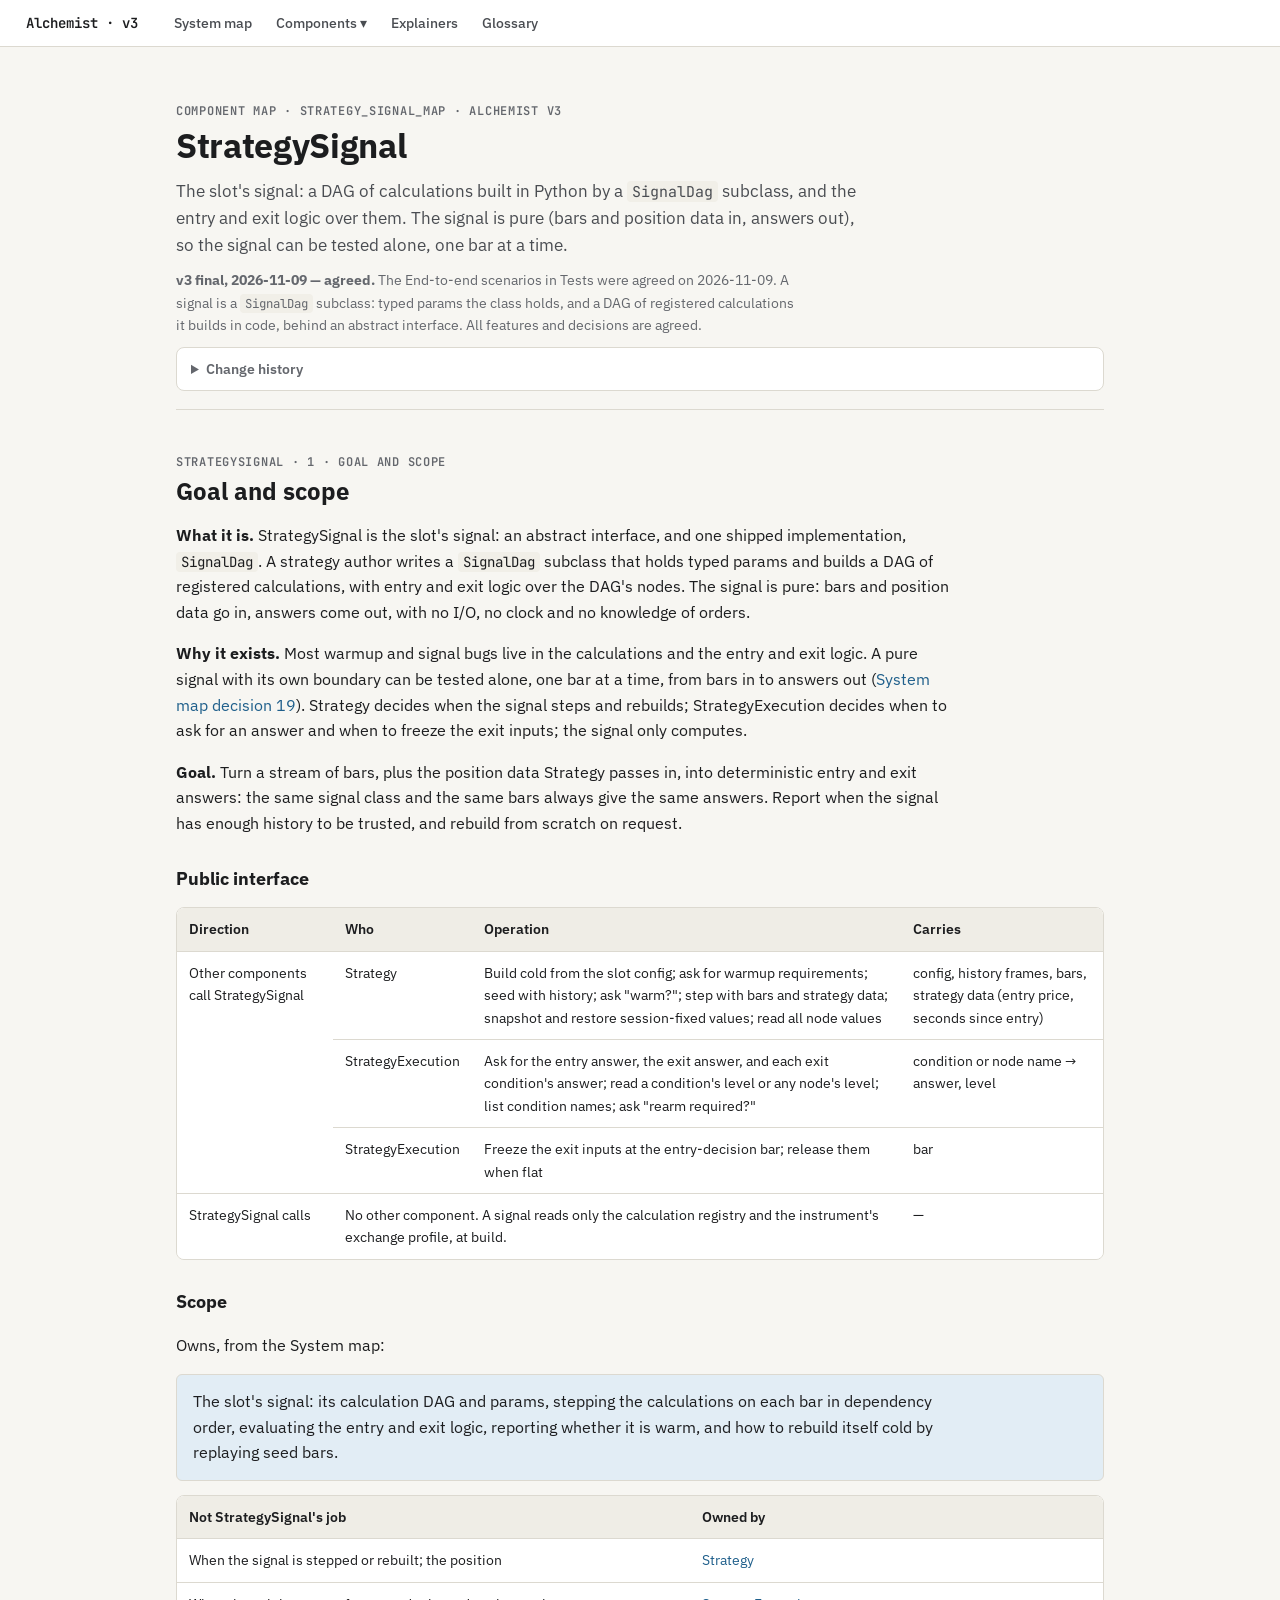
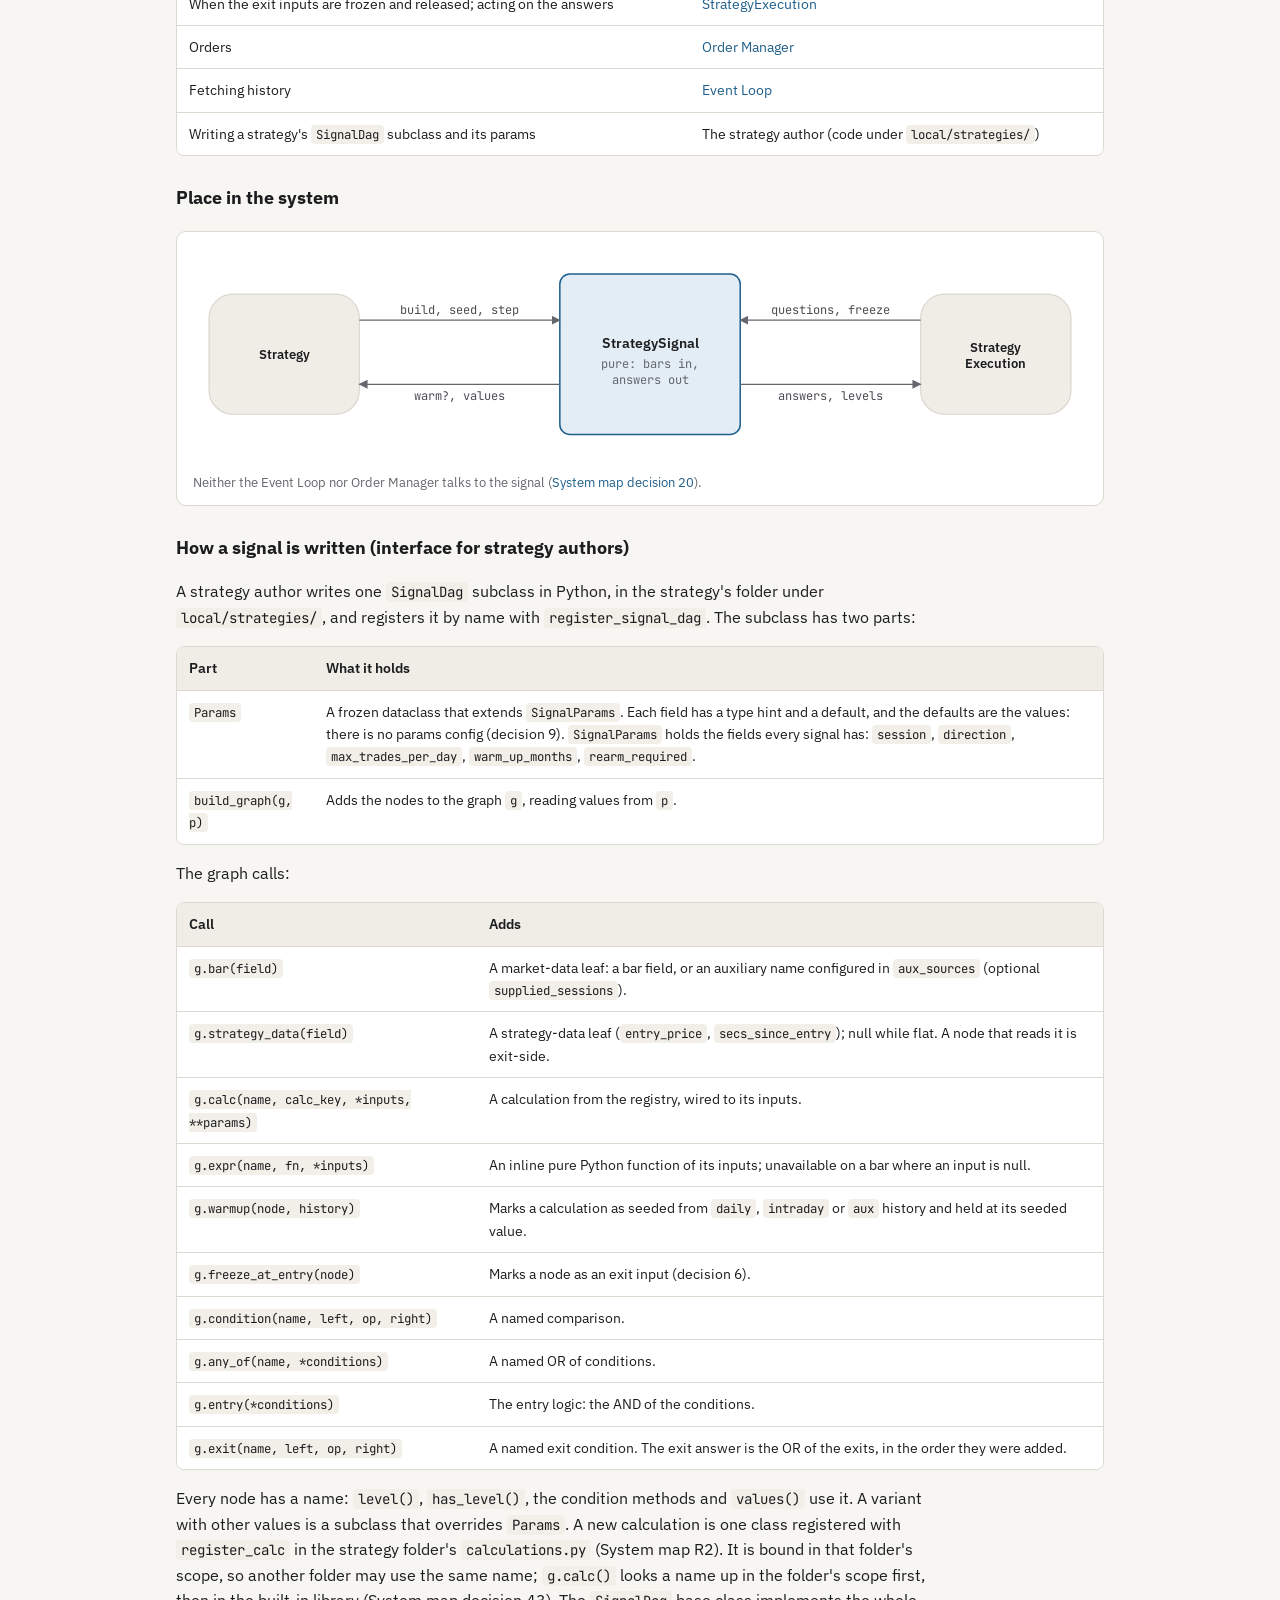
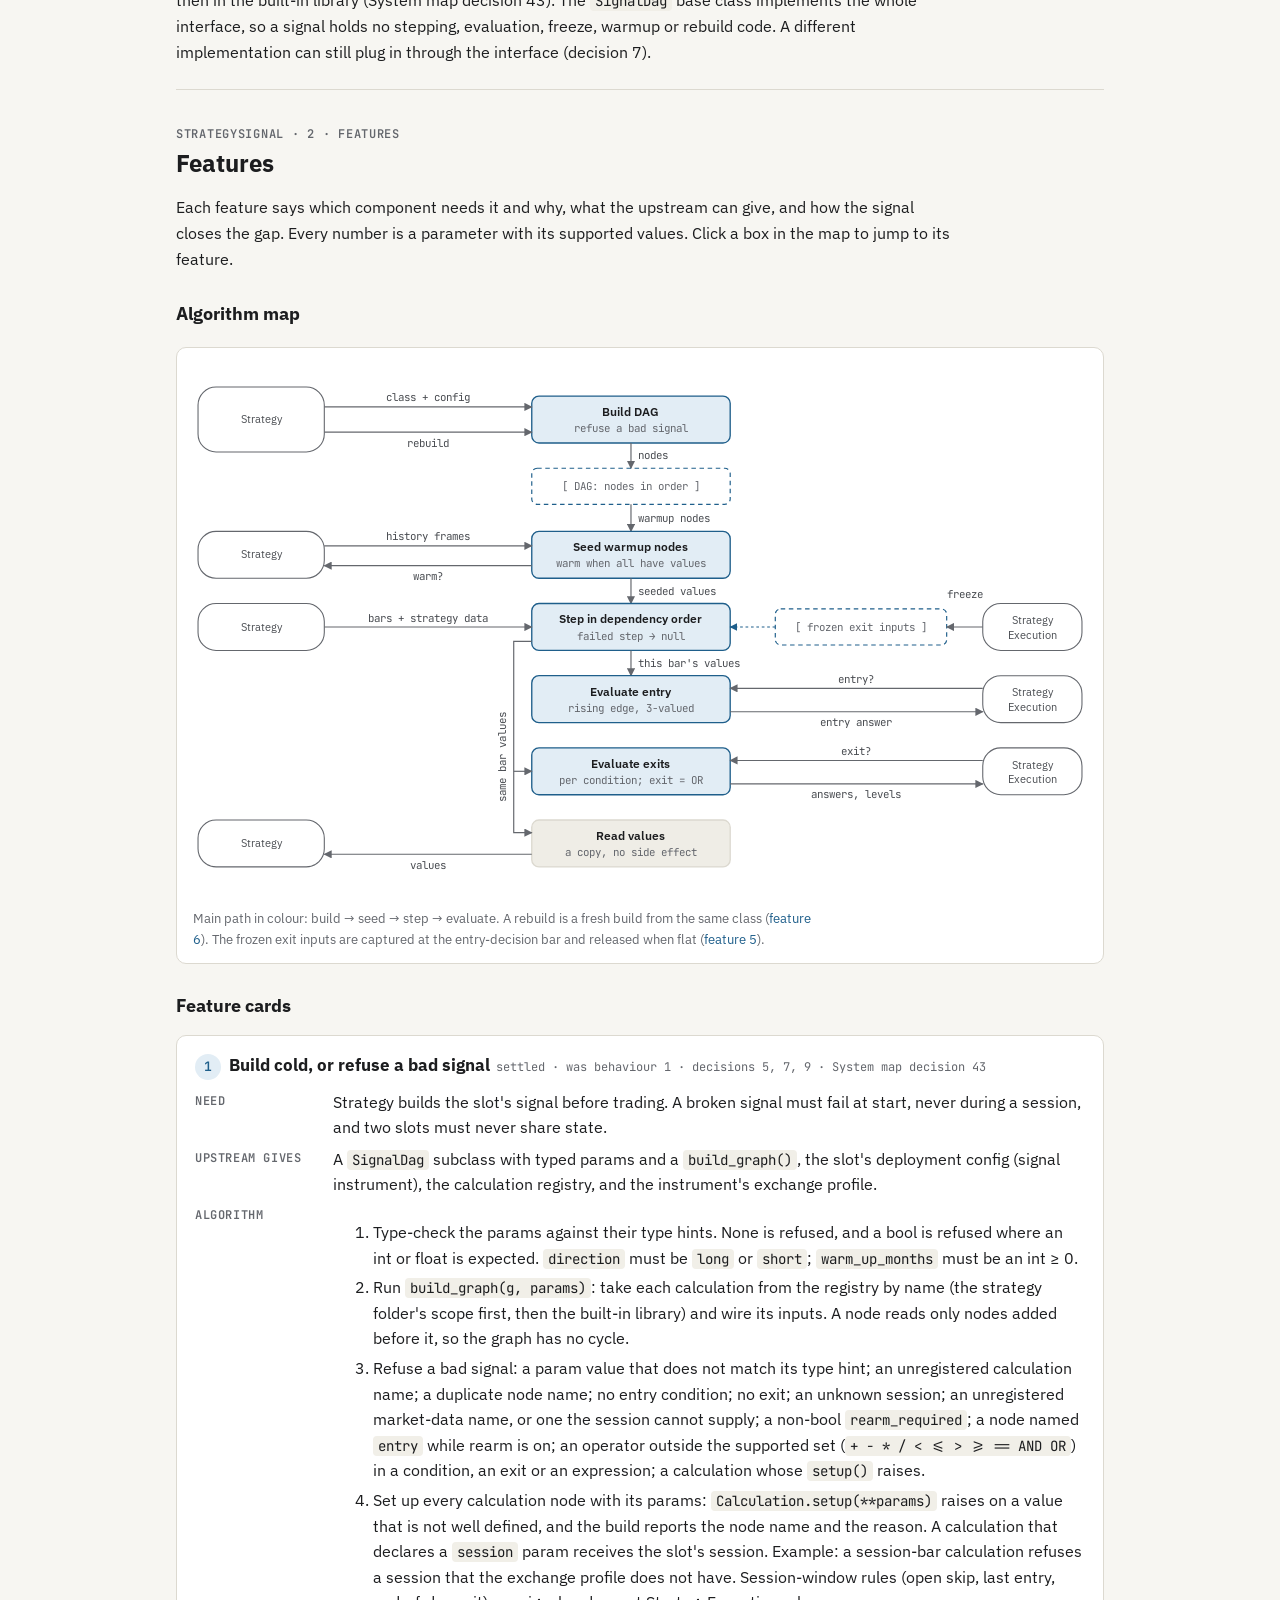
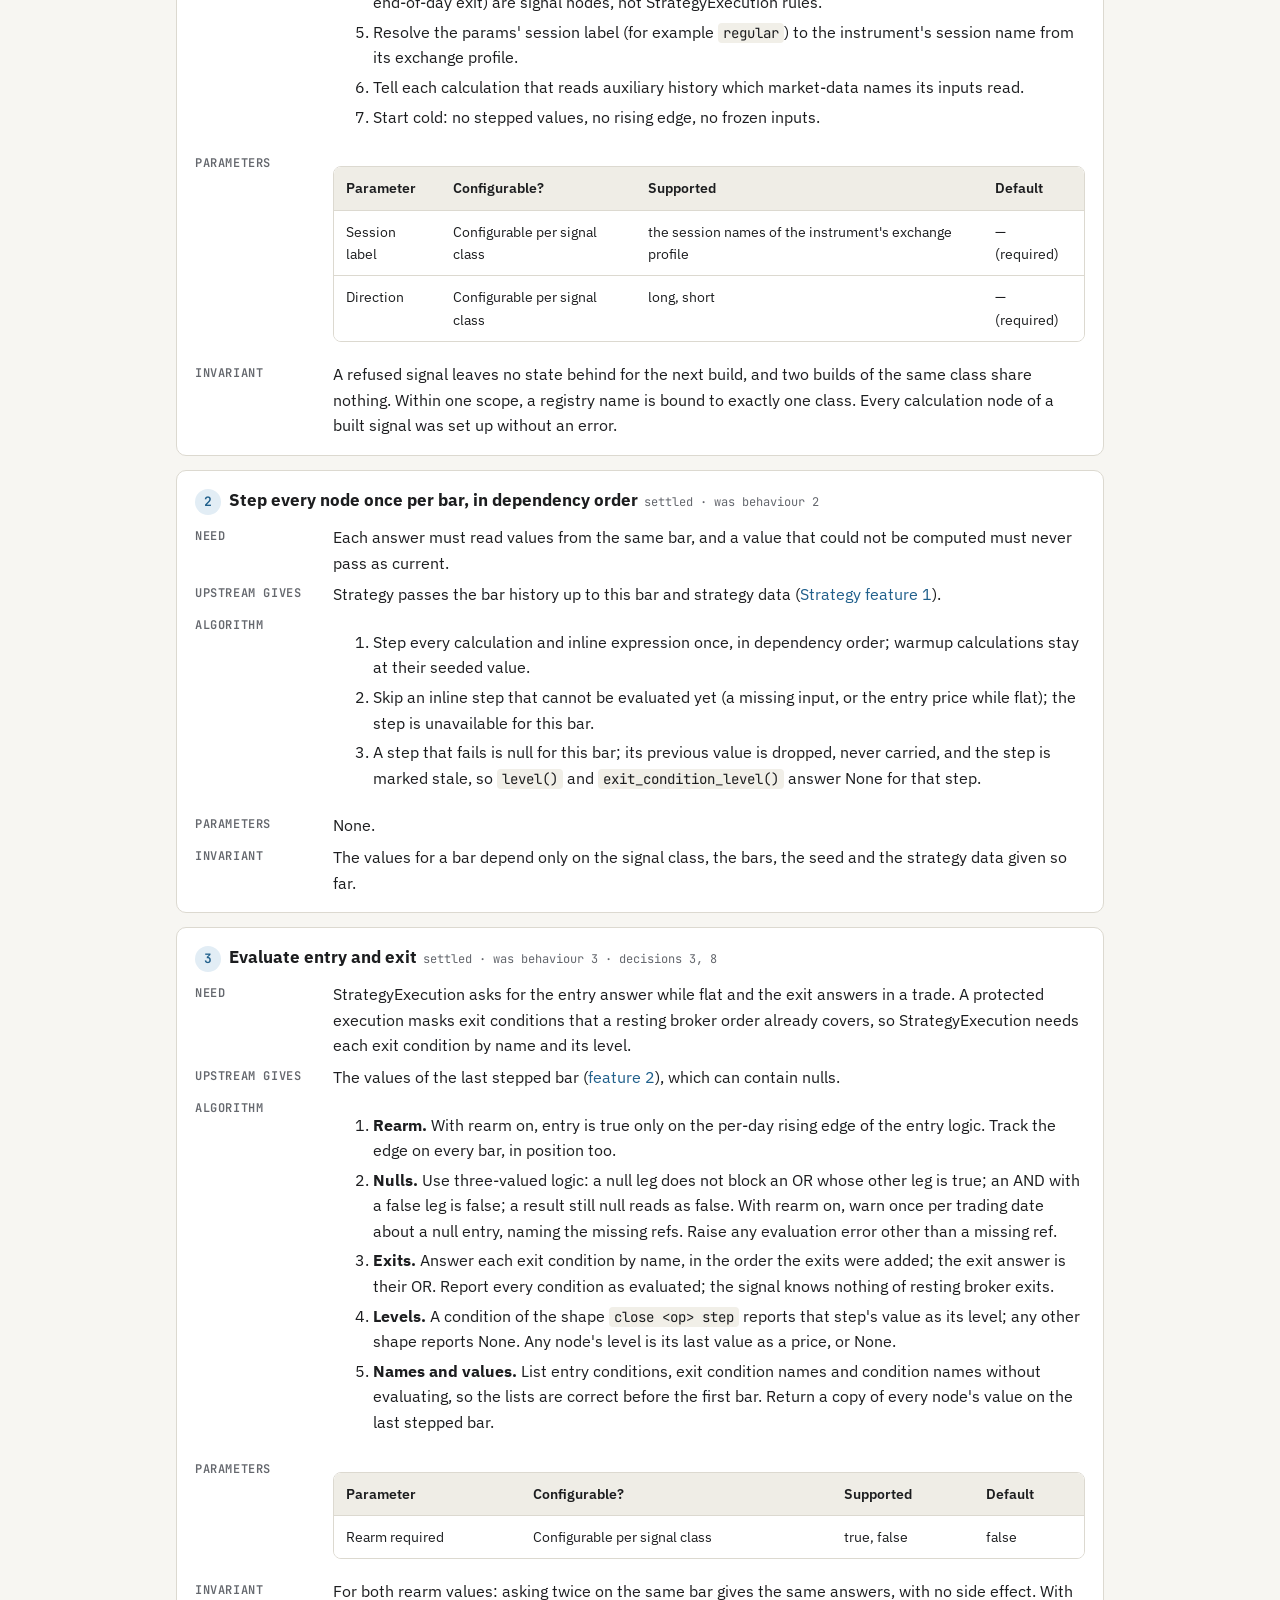
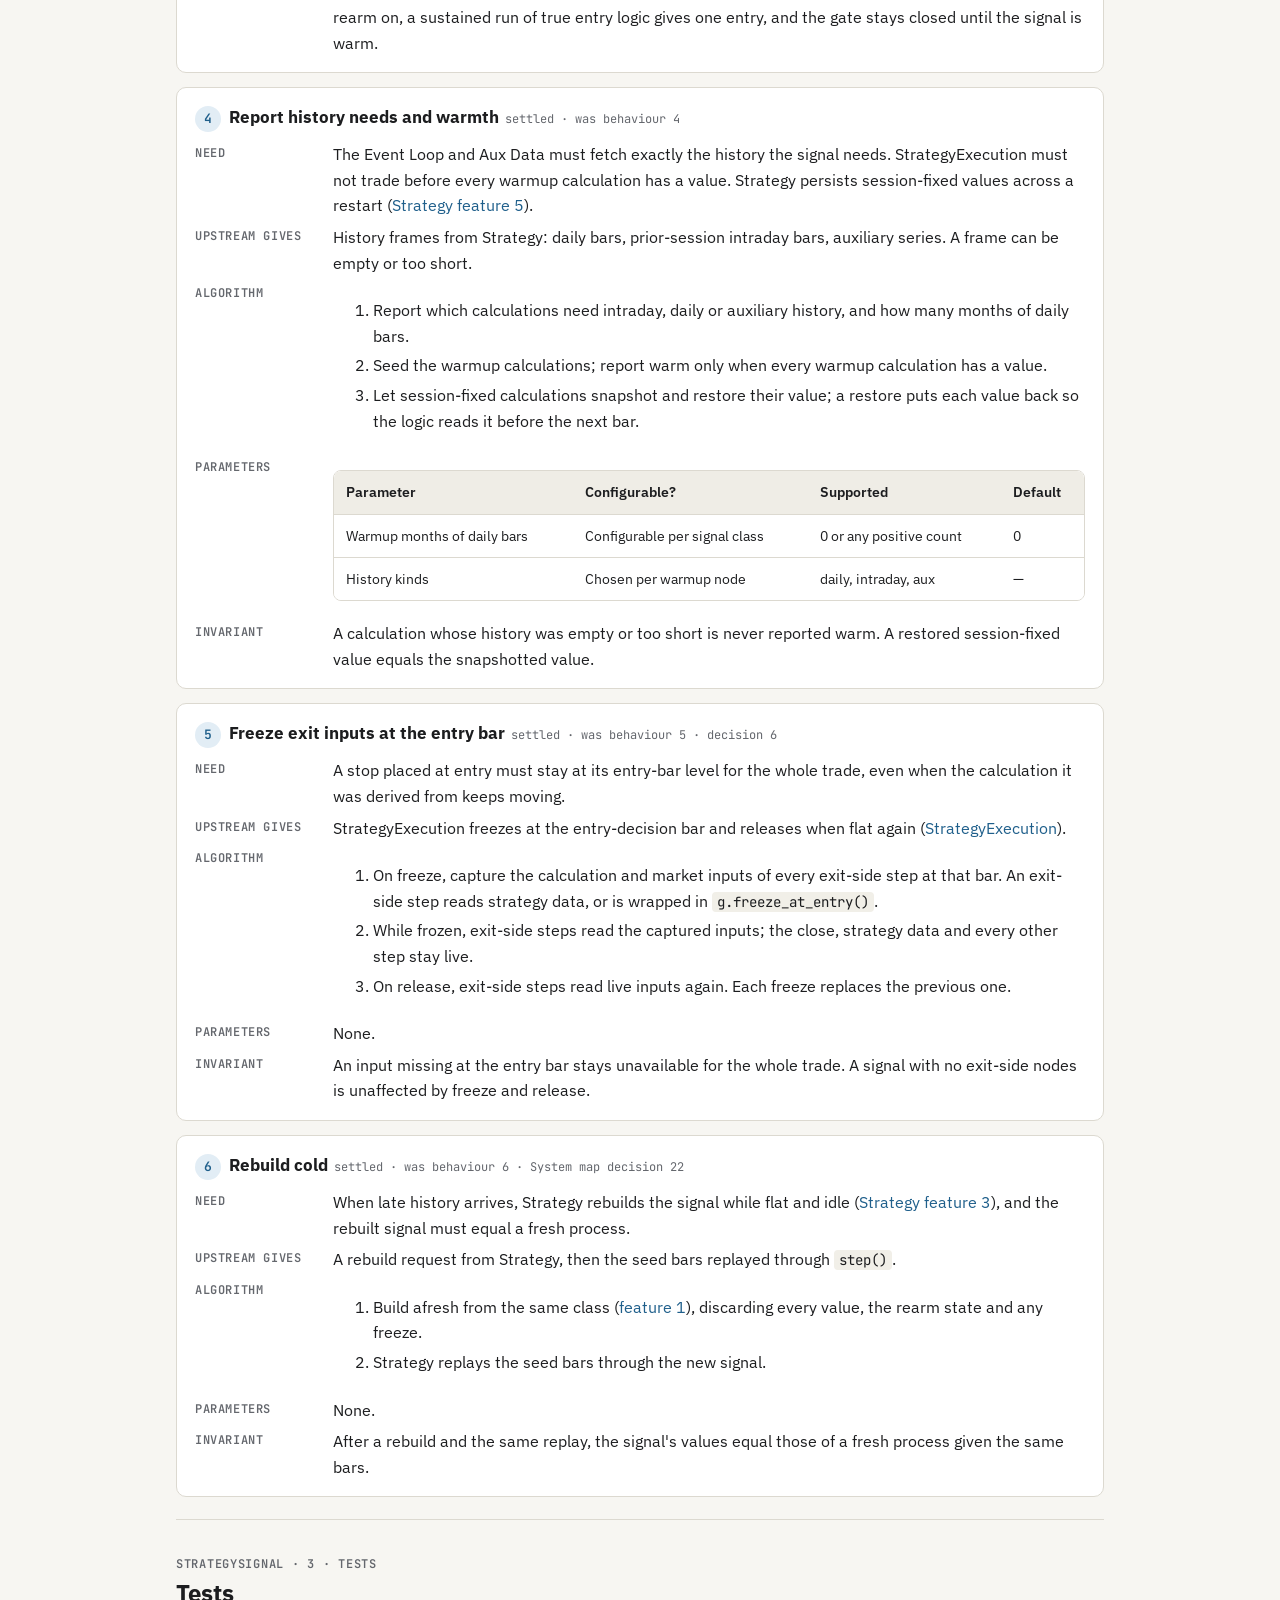
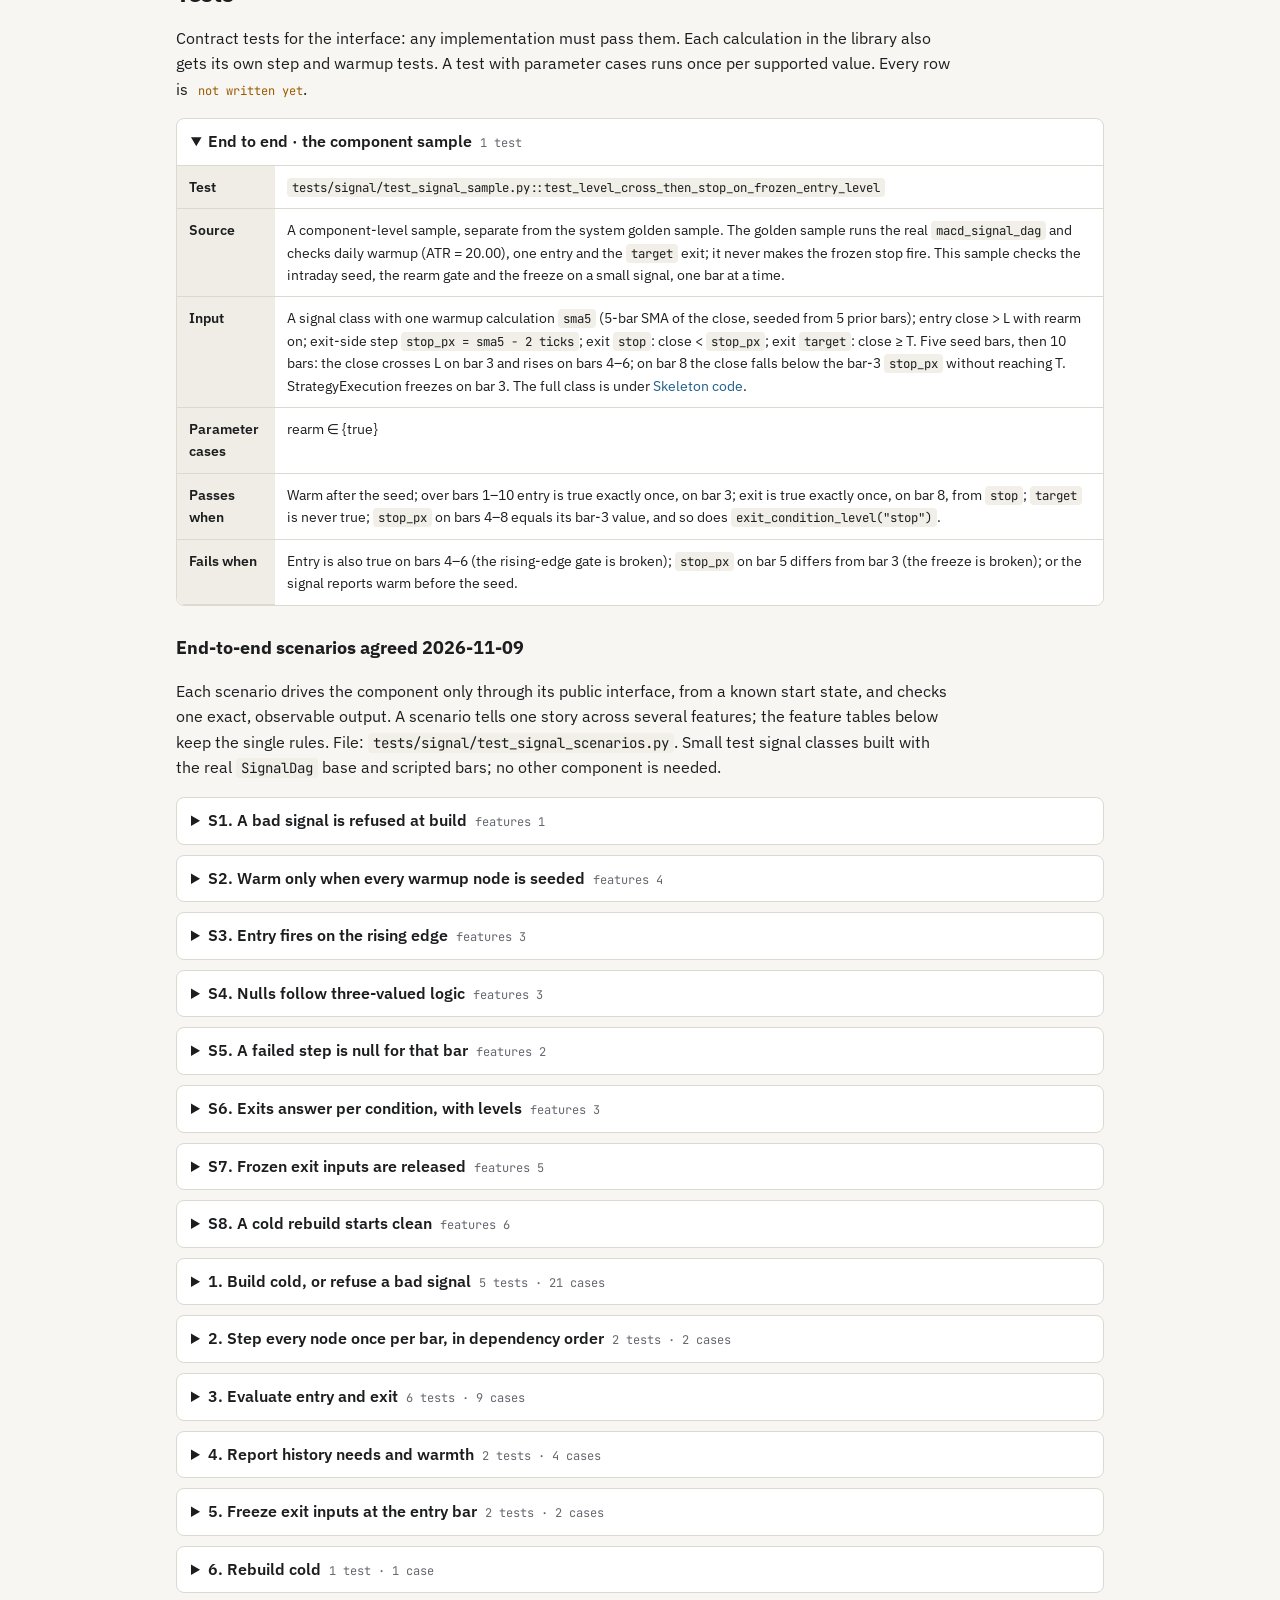
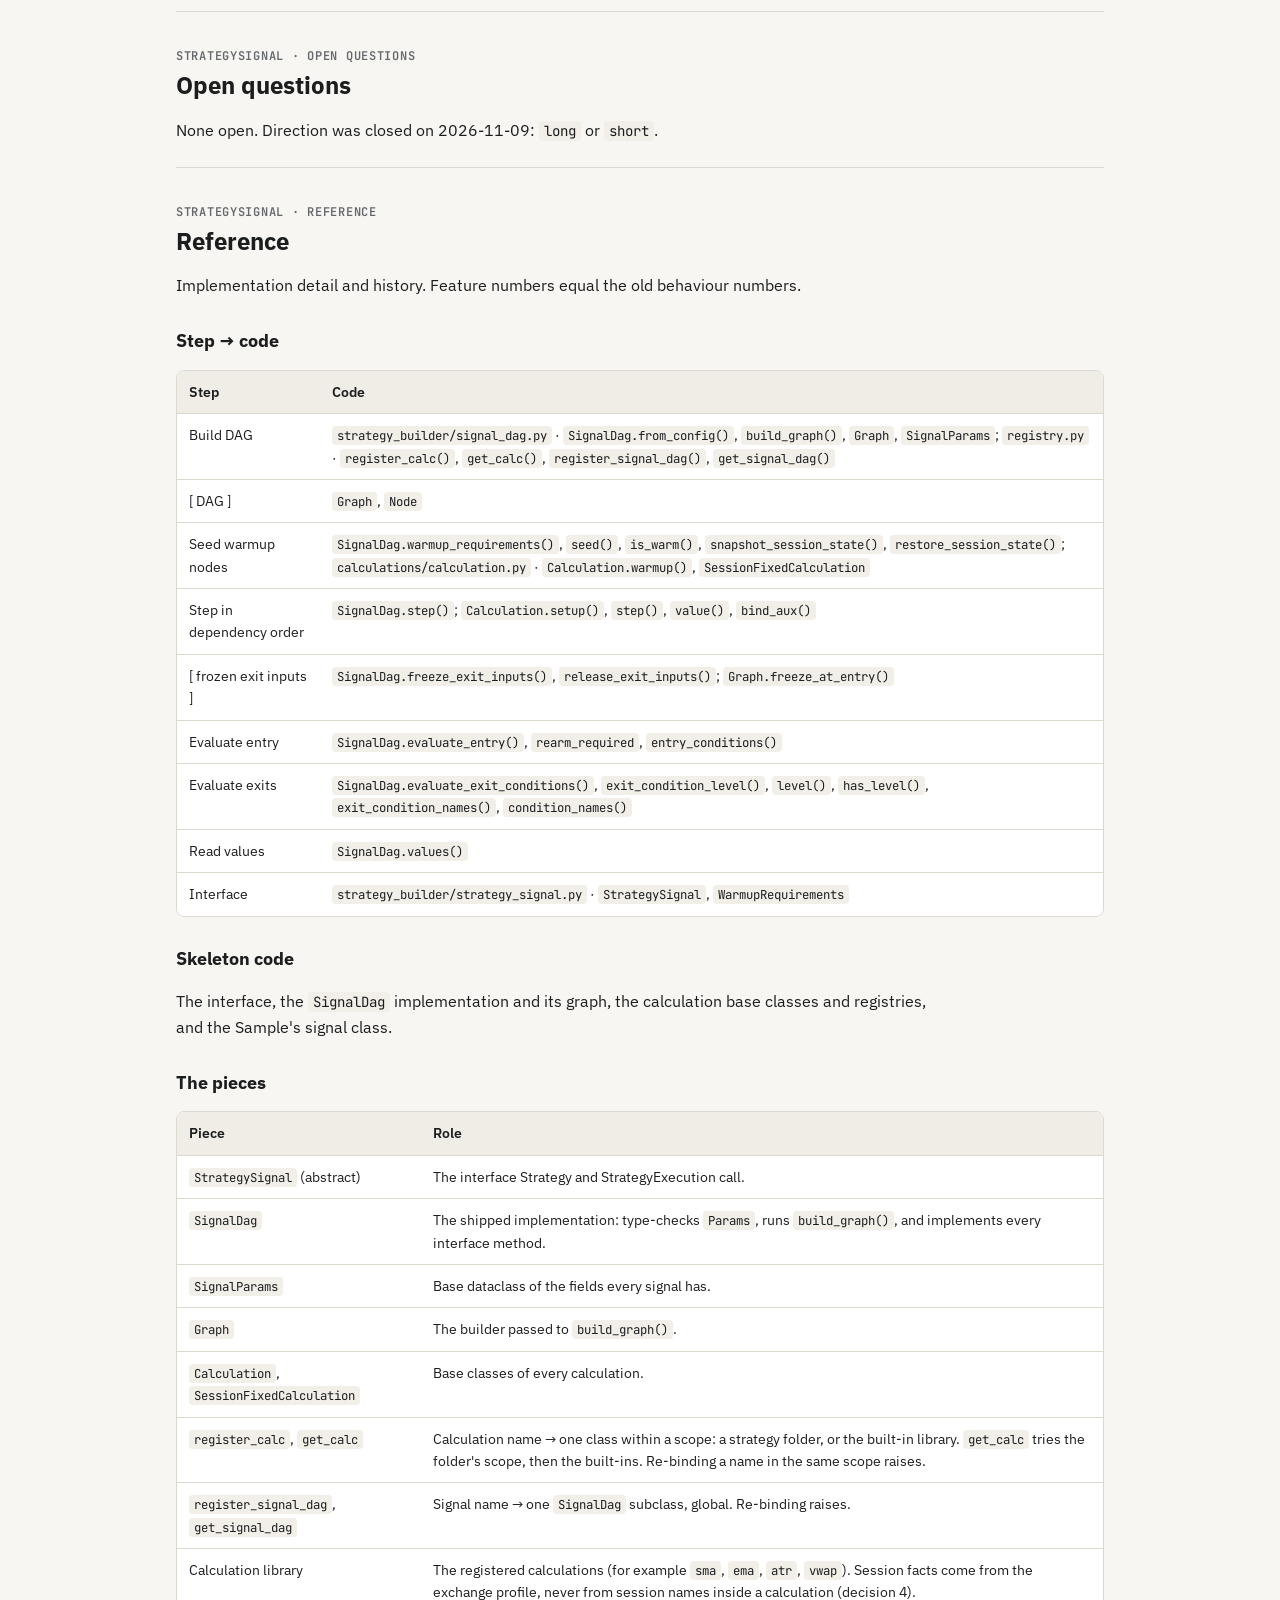
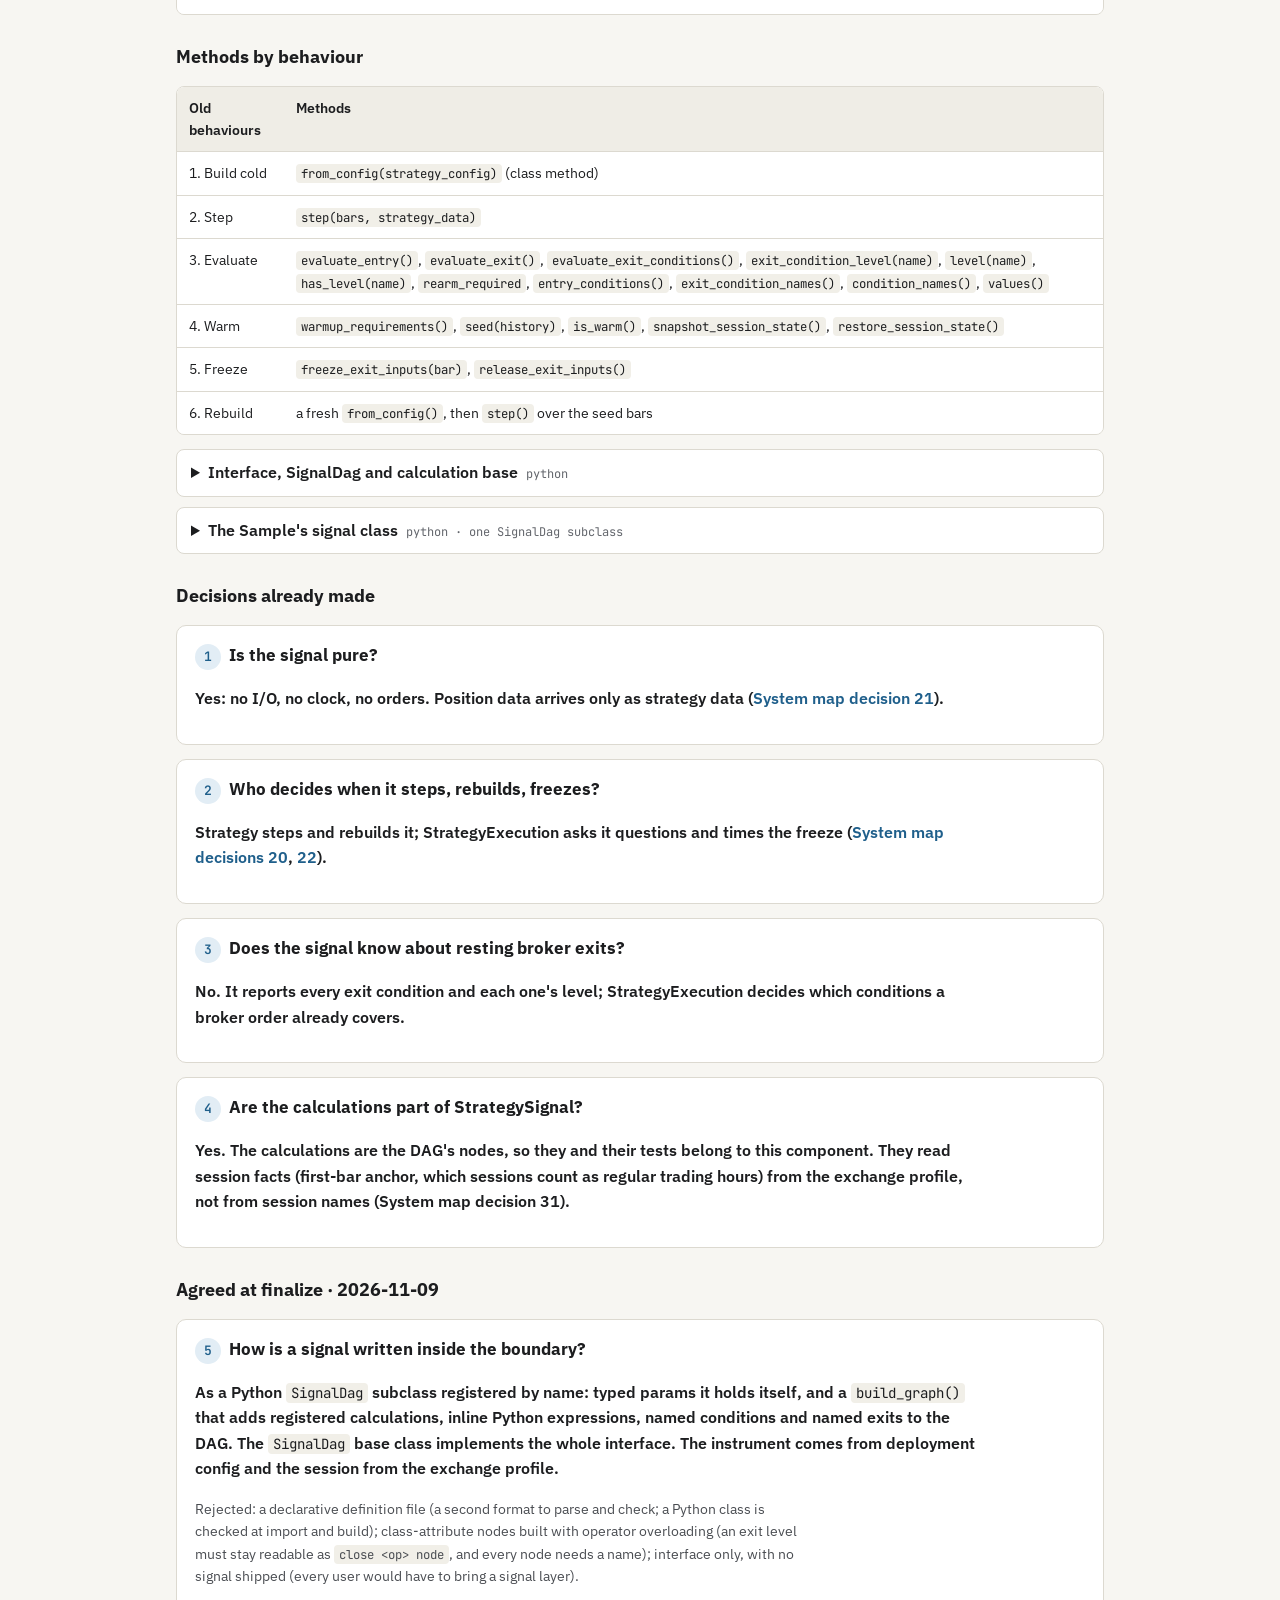
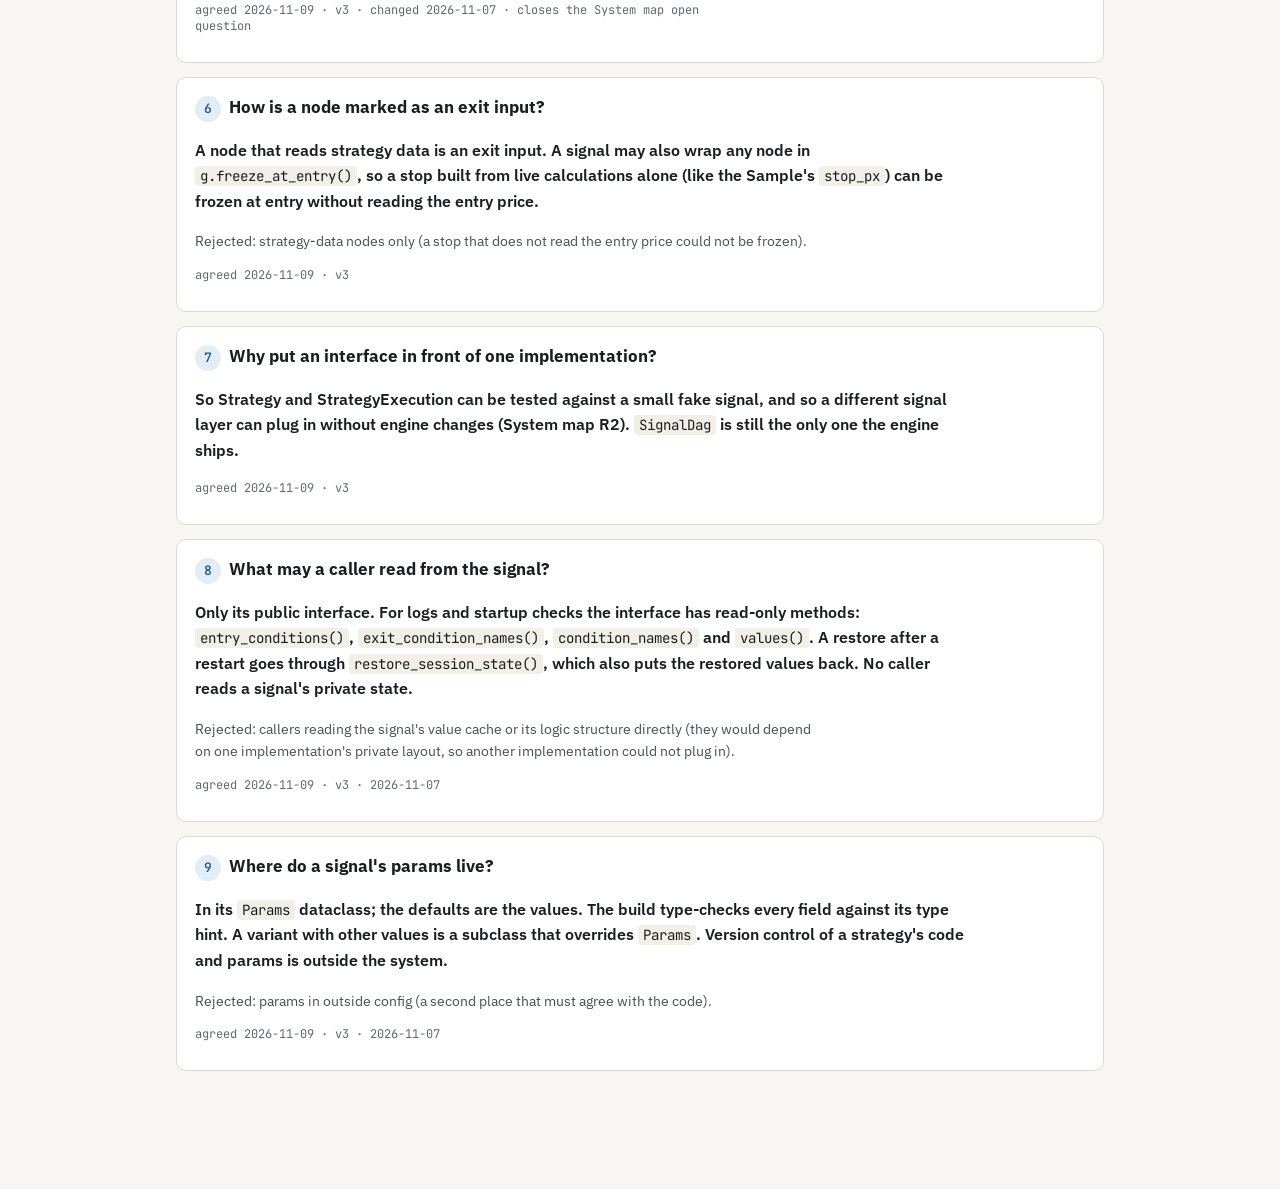
<file: system_design/v3/strategy_signal_map.html>
<!doctype html>
<html lang="en">
<head>
<meta charset="utf-8">
<meta name="viewport" content="width=device-width, initial-scale=1">
<title>Alchemist StrategySignal map</title>
<link rel="preconnect" href="https://fonts.googleapis.com">
<link rel="preconnect" href="https://fonts.gstatic.com" crossorigin>
<link href="https://fonts.googleapis.com/css2?family=IBM+Plex+Sans:wght@400;500;600&family=JetBrains+Mono:wght@400;600&display=swap" rel="stylesheet">
<link rel="stylesheet" href="docs.css?v=6">
</head>
<body>
<nav class="topnav">
  <a class="brand" href="index.html">Alchemist · v3</a>
  <a href="system_map.html">System map</a>
  <div class="dropdown">
    <button type="button">Components ▾</button>
    <div class="menu">
      <a href="gateway_map.html">Gateway</a>
      <a href="event_loop_map.html">Event Loop</a>
      <a href="aux_data_map.html">Aux Data</a>
      <a href="strategy_map.html">Strategy</a>
      <a href="strategy_signal_map.html" class="active">StrategySignal</a>
      <a href="strategy_execution_map.html">StrategyExecution</a>
      <a href="order_manager_map.html">Order Manager</a>
      <a href="safety_map.html">Safety</a>
    </div>
  </div>
  <a href="explainers/index.html">Explainers</a>
  <a href="glossary.html">Glossary</a>
</nav>
<div class="wrap">
<header>
<div class="eyebrow">Component map · STRATEGY_SIGNAL_MAP · Alchemist v3</div>
<h1>StrategySignal</h1>
<div class="lede"><p>The slot's signal: a DAG of calculations built in Python by a <code>SignalDag</code> subclass, and the entry and exit logic over them. The signal is pure (bars and position data in, answers out), so the signal can be tested alone, one bar at a time.</p></div>
<div class="meta"><p><strong>v3 final, 2026-11-09 — agreed.</strong> The End-to-end scenarios in Tests were agreed on 2026-11-09. A signal is a <code>SignalDag</code> subclass: typed params the class holds, and a DAG of registered calculations it builds in code, behind an abstract interface. All features and decisions are agreed.</p>
<details><summary>Change history</summary><div class="details-body">
<p>2026-11-09 — End-to-end scenarios agreed.</p>
<p>2026-11-09 — New section End-to-end scenarios in Tests (8 scenarios, proposed, not agreed).</p>
<p>2026-11-09 — v3 finalized: the human accepted every proposed feature and decision.</p>
<p>2026-11-09 — Feature 1: every calculation is set up with its params at build and <code>setup()</code> raises on a bad value (a calculation that declares <code>session</code> gets the slot's session); new refusals: unsupported operator, None param, bool for a number, direction not long/short, negative <code>warm_up_months</code>. Open question Q1 (direction) closed. Session-window rules (open skip, last entry, end-of-day exit) stay signal nodes. The component sample note now names the golden run's signal.</p>
<p>2026-11-09 — Page reordered: Goal and scope (with public interface, place in the system, and How a signal is written) → 6 features (Need / Upstream gives / Algorithm / Parameters / Invariant; same numbers as the old behaviours) → quantified tests with parameter cases, the component sample as the end-to-end test → open questions → reference. Algorithm map added.</p>
<p>2026-11-07 — Decision 5 changed: a signal is a Python <code>SignalDag</code> subclass that holds its params (decision 9); the definition file is dropped. <code>build(definition_path, instrument)</code> becomes <code>from_config(strategy_config)</code>. The interface gains <code>entry_conditions()</code>, <code>exit_condition_names()</code>, <code>condition_names()</code> and <code>values()</code> (decision 8). Calculations use <code>setup()</code> and <code>step()</code>; the registries are <code>register_calc</code> and <code>register_signal_dag</code>. The Sample is rewritten as a class. Calculation names are scoped per strategy folder (System map decision 43).</p>
<p>2026-11-06 — The open question "how is a signal written" is closed by proposed decision 5: a declarative definition over a calculation registry. The Python-class option is dropped. Added the calculation registry, the rising-edge rearm, three-valued null logic and failed-step handling.</p>
<p>2026-11-06 — First v3 draft. The boundary was fixed and the way a signal is written was left open.</p>
</div></details></div>
</header>

<section id="goal-and-scope">
<div class="eyebrow">StrategySignal · 1 · Goal and scope</div>
<h2>Goal and scope</h2>
<p><strong>What it is.</strong> StrategySignal is the slot's signal: an abstract interface, and one shipped implementation, <code>SignalDag</code>. A strategy author writes a <code>SignalDag</code> subclass that holds typed params and builds a DAG of registered calculations, with entry and exit logic over the DAG's nodes. The signal is pure: bars and position data go in, answers come out, with no I/O, no clock and no knowledge of orders.</p>
<p><strong>Why it exists.</strong> Most warmup and signal bugs live in the calculations and the entry and exit logic. A pure signal with its own boundary can be tested alone, one bar at a time, from bars in to answers out (<a href="system_map.html#d19">System map decision 19</a>). Strategy decides when the signal steps and rebuilds; StrategyExecution decides when to ask for an answer and when to freeze the exit inputs; the signal only computes.</p>
<p><strong>Goal.</strong> Turn a stream of bars, plus the position data Strategy passes in, into deterministic entry and exit answers: the same signal class and the same bars always give the same answers. Report when the signal has enough history to be trusted, and rebuild from scratch on request.</p>

<h3>Public interface</h3>
<div class="table-wrap"><table>
<thead><tr><th>Direction</th><th>Who</th><th>Operation</th><th>Carries</th></tr></thead>
<tbody>
<tr><td rowspan="3">Other components call StrategySignal</td><td>Strategy</td><td>Build cold from the slot config; ask for warmup requirements; seed with history; ask "warm?"; step with bars and strategy data; snapshot and restore session-fixed values; read all node values</td><td>config, history frames, bars, strategy data (entry price, seconds since entry)</td></tr>
<tr><td>StrategyExecution</td><td>Ask for the entry answer, the exit answer, and each exit condition's answer; read a condition's level or any node's level; list condition names; ask "rearm required?"</td><td>condition or node name → answer, level</td></tr>
<tr><td>StrategyExecution</td><td>Freeze the exit inputs at the entry-decision bar; release them when flat</td><td>bar</td></tr>
<tr><td>StrategySignal calls</td><td colspan="2">No other component. A signal reads only the calculation registry and the instrument's exchange profile, at build.</td><td>—</td></tr>
</tbody></table></div>

<h3>Scope</h3>
<p>Owns, from the System map:</p>
<blockquote><p>The slot's signal: its calculation DAG and params, stepping the calculations on each bar in dependency order, evaluating the entry and exit logic, reporting whether it is warm, and how to rebuild itself cold by replaying seed bars.</p></blockquote>
<div class="table-wrap"><table>
<thead><tr><th>Not StrategySignal's job</th><th>Owned by</th></tr></thead>
<tbody>
<tr><td>When the signal is stepped or rebuilt; the position</td><td><a href="strategy_map.html">Strategy</a></td></tr>
<tr><td>When the exit inputs are frozen and released; acting on the answers</td><td><a href="strategy_execution_map.html">StrategyExecution</a></td></tr>
<tr><td>Orders</td><td><a href="order_manager_map.html">Order Manager</a></td></tr>
<tr><td>Fetching history</td><td><a href="event_loop_map.html">Event Loop</a></td></tr>
<tr><td>Writing a strategy's <code>SignalDag</code> subclass and its params</td><td>The strategy author (code under <code>local/strategies/</code>)</td></tr>
</tbody></table></div>

<h3>Place in the system</h3>
<div class="diagram">
<svg viewBox="0 0 900 220" role="img" aria-label="StrategySignal between Strategy on the left and StrategyExecution on the right." xmlns="http://www.w3.org/2000/svg">
  <style>
    .ps-core { fill: var(--accent-soft); stroke: var(--accent); stroke-width: 1.5; }
    .ps-ext { fill: var(--surface-2); stroke: var(--line); stroke-width: 1.3; }
    .ps-t { fill: var(--ink); font: 600 14px var(--sans); text-anchor: middle; }
    .ps-x { fill: var(--ink); font: 600 13px var(--sans); text-anchor: middle; }
    .ps-r { fill: var(--ink-3); font: 12px var(--mono); text-anchor: middle; }
    .ps-l { fill: var(--ink-2); font: 12px var(--mono); text-anchor: middle; }
    .ps-a { stroke: var(--ink-3); stroke-width: 1.3; fill: none; marker-end: url(#sgpsah); }
  </style>
  <defs><marker id="sgpsah" viewBox="0 0 10 10" refX="9" refY="5" markerWidth="7" markerHeight="7" orient="auto-start-reverse"><path d="M0,0 L10,5 L0,10 z" fill="var(--ink-3)"/></marker></defs>
  <rect class="ps-core" x="370" y="30" width="180" height="160" rx="10"/>
  <text class="ps-t" x="460" y="104">StrategySignal</text><text class="ps-r" x="460" y="124">pure: bars in,</text><text class="ps-r" x="460" y="140">answers out</text>
  <rect class="ps-ext" x="20" y="50" width="150" height="120" rx="24"/><text class="ps-x" x="95" y="115">Strategy</text>
  <path class="ps-a" d="M170,76 H370"/><text class="ps-l" x="270" y="70">build, seed, step</text>
  <path class="ps-a" d="M370,140 H170"/><text class="ps-l" x="270" y="156">warm?, values</text>
  <rect class="ps-ext" x="730" y="50" width="150" height="120" rx="24"/><text class="ps-x" x="805" y="108">Strategy</text><text class="ps-x" x="805" y="124">Execution</text>
  <path class="ps-a" d="M730,76 H550"/><text class="ps-l" x="640" y="70">questions, freeze</text>
  <path class="ps-a" d="M550,140 H730"/><text class="ps-l" x="640" y="156">answers, levels</text>
</svg>
<p class="caption">Neither the Event Loop nor Order Manager talks to the signal (<a href="system_map.html#d20">System map decision 20</a>).</p>
</div>
<div id="signal-definition">
<h3>How a signal is written (interface for strategy authors)</h3>
<p>A strategy author writes one <code>SignalDag</code> subclass in Python, in the strategy's folder under <code>local/strategies/</code>, and registers it by name with <code>register_signal_dag</code>. The subclass has two parts:</p>
<div class="table-wrap"><table>
<thead><tr><th>Part</th><th>What it holds</th></tr></thead>
<tbody>
<tr><td><code>Params</code></td><td>A frozen dataclass that extends <code>SignalParams</code>. Each field has a type hint and a default, and the defaults are the values: there is no params config (decision 9). <code>SignalParams</code> holds the fields every signal has: <code>session</code>, <code>direction</code>, <code>max_trades_per_day</code>, <code>warm_up_months</code>, <code>rearm_required</code>.</td></tr>
<tr><td><code>build_graph(g, p)</code></td><td>Adds the nodes to the graph <code>g</code>, reading values from <code>p</code>.</td></tr>
</tbody></table></div>
<p>The graph calls:</p>
<div class="table-wrap"><table>
<thead><tr><th>Call</th><th>Adds</th></tr></thead>
<tbody>
<tr><td><code>g.bar(field)</code></td><td>A market-data leaf: a bar field, or an auxiliary name configured in <code>aux_sources</code> (optional <code>supplied_sessions</code>).</td></tr>
<tr><td><code>g.strategy_data(field)</code></td><td>A strategy-data leaf (<code>entry_price</code>, <code>secs_since_entry</code>); null while flat. A node that reads it is exit-side.</td></tr>
<tr><td><code>g.calc(name, calc_key, *inputs, **params)</code></td><td>A calculation from the registry, wired to its inputs.</td></tr>
<tr><td><code>g.expr(name, fn, *inputs)</code></td><td>An inline pure Python function of its inputs; unavailable on a bar where an input is null.</td></tr>
<tr><td><code>g.warmup(node, history)</code></td><td>Marks a calculation as seeded from <code>daily</code>, <code>intraday</code> or <code>aux</code> history and held at its seeded value.</td></tr>
<tr><td><code>g.freeze_at_entry(node)</code></td><td>Marks a node as an exit input (decision 6).</td></tr>
<tr><td><code>g.condition(name, left, op, right)</code></td><td>A named comparison.</td></tr>
<tr><td><code>g.any_of(name, *conditions)</code></td><td>A named OR of conditions.</td></tr>
<tr><td><code>g.entry(*conditions)</code></td><td>The entry logic: the AND of the conditions.</td></tr>
<tr><td><code>g.exit(name, left, op, right)</code></td><td>A named exit condition. The exit answer is the OR of the exits, in the order they were added.</td></tr>
</tbody></table></div>
<p>Every node has a name: <code>level()</code>, <code>has_level()</code>, the condition methods and <code>values()</code> use it. A variant with other values is a subclass that overrides <code>Params</code>. A new calculation is one class registered with <code>register_calc</code> in the strategy folder's <code>calculations.py</code> (System map R2). It is bound in that folder's scope, so another folder may use the same name; <code>g.calc()</code> looks a name up in the folder's scope first, then in the built-in library (System map decision 43). The <code>SignalDag</code> base class implements the whole interface, so a signal holds no stepping, evaluation, freeze, warmup or rebuild code. A different implementation can still plug in through the interface (decision 7).</p>
</div>
</section>

<section id="features">
<div class="eyebrow">StrategySignal · 2 · Features</div>
<h2>Features</h2>
<p>Each feature says which component needs it and why, what the upstream can give, and how the signal closes the gap. Every number is a parameter with its supported values. Click a box in the map to jump to its feature.</p>

<h3>Algorithm map</h3>
<div class="diagram">
<svg viewBox="0 0 1000 600" role="img" aria-label="StrategySignal steps: build the DAG from the class and config, seed the warmup calculations from history, step every node in dependency order with exit-side inputs frozen while in a trade, evaluate entry with the rising-edge gate, evaluate each exit condition, and return node values." xmlns="http://www.w3.org/2000/svg">
  <style>
    .q-stp { fill: var(--surface-2); stroke: var(--line); stroke-width: 1.5; }
    .q-main { fill: var(--accent-soft); stroke: var(--accent); stroke-width: 1.5; }
    .q-st { fill: none; stroke: var(--accent); stroke-width: 1.3; stroke-dasharray: 5 4; }
    .q-ext { fill: none; stroke: var(--ink-3); stroke-width: 1.2; }
    .q-t { fill: var(--ink); font: 600 13px var(--sans); text-anchor: middle; }
    .q-r { fill: var(--ink-3); font: 12px var(--mono); text-anchor: middle; }
    .q-x { fill: var(--ink-2); font: 12px var(--sans); text-anchor: middle; }
    .q-l { fill: var(--ink-2); font: 12px var(--mono); }
    .q-a { stroke: var(--ink-3); stroke-width: 1.3; fill: none; marker-end: url(#qah); }
    .q-w { stroke: var(--accent); stroke-width: 1.2; fill: none; stroke-dasharray: 3 3; marker-end: url(#qah2); }
  </style>
  <defs>
    <marker id="qah" viewBox="0 0 10 10" refX="9" refY="5" markerWidth="7" markerHeight="7" orient="auto-start-reverse"><path d="M0,0 L10,5 L0,10 z" fill="var(--ink-3)"/></marker>
    <marker id="qah2" viewBox="0 0 10 10" refX="9" refY="5" markerWidth="7" markerHeight="7" orient="auto-start-reverse"><path d="M0,0 L10,5 L0,10 z" fill="var(--accent)"/></marker>
  </defs>
  <rect class="q-ext" x="10" y="30" width="140" height="72" rx="20"/><text class="q-x" x="80" y="70">Strategy</text>
  <rect class="q-main" x="380" y="40" width="220" height="52" rx="8"/><text class="q-t" x="490" y="62">Build DAG</text><text class="q-r" x="490" y="80">refuse a bad signal</text>
  <path class="q-a" d="M150,52 H380"/><text class="q-l" x="265" y="46" text-anchor="middle">class + config</text>
  <path class="q-a" d="M150,80 H380"/><text class="q-l" x="265" y="96" text-anchor="middle">rebuild</text>
  <path class="q-a" d="M490,92 V120"/><text class="q-l" x="498" y="110">nodes</text>
  <rect class="q-st" x="380" y="120" width="220" height="40" rx="6"/><text class="q-r" x="490" y="144">[ DAG: nodes in order ]</text>
  <path class="q-a" d="M490,160 V190"/><text class="q-l" x="498" y="180">warmup nodes</text>

  <rect class="q-ext" x="10" y="190" width="140" height="52" rx="20"/><text class="q-x" x="80" y="220">Strategy</text>
  <rect class="q-main" x="380" y="190" width="220" height="52" rx="8"/><text class="q-t" x="490" y="212">Seed warmup nodes</text><text class="q-r" x="490" y="230">warm when all have values</text>
  <path class="q-a" d="M150,206 H380"/><text class="q-l" x="265" y="200" text-anchor="middle">history frames</text>
  <path class="q-a" d="M380,228 H150"/><text class="q-l" x="265" y="244" text-anchor="middle">warm?</text>
  <path class="q-a" d="M490,242 V270"/><text class="q-l" x="498" y="260">seeded values</text>

  <rect class="q-ext" x="10" y="270" width="140" height="52" rx="20"/><text class="q-x" x="80" y="300">Strategy</text>
  <rect class="q-main" x="380" y="270" width="220" height="52" rx="8"/><text class="q-t" x="490" y="292">Step in dependency order</text><text class="q-r" x="490" y="310">failed step → null</text>
  <path class="q-a" d="M150,296 H380"/><text class="q-l" x="265" y="290" text-anchor="middle">bars + strategy data</text>
  <rect class="q-st" x="650" y="276" width="190" height="40" rx="6"/><text class="q-r" x="745" y="300">[ frozen exit inputs ]</text>
  <path class="q-w" d="M650,296 H600"/>
  <rect class="q-ext" x="880" y="270" width="110" height="52" rx="20"/><text class="q-x" x="935" y="293">Strategy</text><text class="q-x" x="935" y="309">Execution</text>
  <path class="q-a" d="M880,296 H840"/><text class="q-l" x="860" y="264" text-anchor="middle">freeze</text>
  <path class="q-a" d="M490,322 V350"/><text class="q-l" x="498" y="340">this bar's values</text>

  <rect class="q-main" x="380" y="350" width="220" height="52" rx="8"/><text class="q-t" x="490" y="372">Evaluate entry</text><text class="q-r" x="490" y="390">rising edge, 3-valued</text>
  <rect class="q-ext" x="880" y="350" width="110" height="52" rx="20"/><text class="q-x" x="935" y="373">Strategy</text><text class="q-x" x="935" y="389">Execution</text>
  <path class="q-a" d="M880,364 H600"/><text class="q-l" x="740" y="358" text-anchor="middle">entry?</text>
  <path class="q-a" d="M600,390 H880"/><text class="q-l" x="740" y="406" text-anchor="middle">entry answer</text>

  <rect class="q-main" x="380" y="430" width="220" height="52" rx="8"/><text class="q-t" x="490" y="452">Evaluate exits</text><text class="q-r" x="490" y="470">per condition; exit = OR</text>
  <rect class="q-ext" x="880" y="430" width="110" height="52" rx="20"/><text class="q-x" x="935" y="453">Strategy</text><text class="q-x" x="935" y="469">Execution</text>
  <path class="q-a" d="M880,444 H600"/><text class="q-l" x="740" y="438" text-anchor="middle">exit?</text>
  <path class="q-a" d="M600,470 H880"/><text class="q-l" x="740" y="486" text-anchor="middle">answers, levels</text>

  <rect class="q-ext" x="10" y="510" width="140" height="52" rx="20"/><text class="q-x" x="80" y="540">Strategy</text>
  <rect class="q-stp" x="380" y="510" width="220" height="52" rx="8"/><text class="q-t" x="490" y="532">Read values</text><text class="q-r" x="490" y="550">a copy, no side effect</text>
  <path class="q-a" d="M380,548 H150"/><text class="q-l" x="265" y="564" text-anchor="middle">values</text>
  <path class="q-a" d="M380,312 H360 V524 H380"/><path class="q-a" d="M360,456 H380"/>
  <text class="q-l" x="352" y="440" text-anchor="middle" transform="rotate(-90 352 440)">same bar values</text>

  <a href="#f1"><rect x="380" y="40" width="220" height="52" rx="8" fill="transparent" style="cursor:pointer"><title>Feature 1</title></rect></a>
  <a href="#f1"><rect x="380" y="120" width="220" height="40" rx="6" fill="transparent" style="cursor:pointer"><title>Feature 1</title></rect></a>
  <a href="#f4"><rect x="380" y="190" width="220" height="52" rx="8" fill="transparent" style="cursor:pointer"><title>Feature 4</title></rect></a>
  <a href="#f2"><rect x="380" y="270" width="220" height="52" rx="8" fill="transparent" style="cursor:pointer"><title>Feature 2</title></rect></a>
  <a href="#f5"><rect x="650" y="276" width="190" height="40" rx="6" fill="transparent" style="cursor:pointer"><title>Feature 5</title></rect></a>
  <a href="#f3"><rect x="380" y="350" width="220" height="52" rx="8" fill="transparent" style="cursor:pointer"><title>Feature 3</title></rect></a>
  <a href="#f3"><rect x="380" y="430" width="220" height="52" rx="8" fill="transparent" style="cursor:pointer"><title>Feature 3</title></rect></a>
  <a href="#f3"><rect x="380" y="510" width="220" height="52" rx="8" fill="transparent" style="cursor:pointer"><title>Feature 3</title></rect></a>
</svg>
<p class="caption">Main path in colour: build → seed → step → evaluate. A rebuild is a fresh build from the same class (<a href="#f6">feature 6</a>). The frozen exit inputs are captured at the entry-decision bar and released when flat (<a href="#f5">feature 5</a>).</p>
</div>

<h3>Feature cards</h3>

<div class="behaviour" id="f1"><h3><span class="num">1</span>Build cold, or refuse a bad signal<span class="added">settled · was behaviour 1 · decisions 5, 7, 9 · System map decision 43</span></h3><dl class="gmi">
<dt>Need</dt><dd>Strategy builds the slot's signal before trading. A broken signal must fail at start, never during a session, and two slots must never share state.</dd>
<dt>Upstream gives</dt><dd>A <code>SignalDag</code> subclass with typed params and a <code>build_graph()</code>, the slot's deployment config (signal instrument), the calculation registry, and the instrument's exchange profile.</dd>
<dt>Algorithm</dt><dd><ol>
<li>Type-check the params against their type hints. None is refused, and a bool is refused where an int or float is expected. <code>direction</code> must be <code>long</code> or <code>short</code>; <code>warm_up_months</code> must be an int ≥ 0.</li>
<li>Run <code>build_graph(g, params)</code>: take each calculation from the registry by name (the strategy folder's scope first, then the built-in library) and wire its inputs. A node reads only nodes added before it, so the graph has no cycle.</li>
<li>Refuse a bad signal: a param value that does not match its type hint; an unregistered calculation name; a duplicate node name; no entry condition; no exit; an unknown session; an unregistered market-data name, or one the session cannot supply; a non-bool <code>rearm_required</code>; a node named <code>entry</code> while rearm is on; an operator outside the supported set (<code>+ - * / &lt; &lt;= &gt; &gt;= == AND OR</code>) in a condition, an exit or an expression; a calculation whose <code>setup()</code> raises.</li>
<li>Set up every calculation node with its params: <code>Calculation.setup(**params)</code> raises on a value that is not well defined, and the build reports the node name and the reason. A calculation that declares a <code>session</code> param receives the slot's session. Example: a session-bar calculation refuses a session that the exchange profile does not have. Session-window rules (open skip, last entry, end-of-day exit) are signal nodes, not StrategyExecution rules.</li>
<li>Resolve the params' session label (for example <code>regular</code>) to the instrument's session name from its exchange profile.</li>
<li>Tell each calculation that reads auxiliary history which market-data names its inputs read.</li>
<li>Start cold: no stepped values, no rising edge, no frozen inputs.</li>
</ol></dd>
<dt>Parameters</dt><dd><div class="table-wrap"><table><thead><tr><th>Parameter</th><th>Configurable?</th><th>Supported</th><th>Default</th></tr></thead><tbody>
<tr><td>Session label</td><td>Configurable per signal class</td><td>the session names of the instrument's exchange profile</td><td>— (required)</td></tr>
<tr><td>Direction</td><td>Configurable per signal class</td><td>long, short</td><td>— (required)</td></tr>
</tbody></table></div></dd>
<dt>Invariant</dt><dd>A refused signal leaves no state behind for the next build, and two builds of the same class share nothing. Within one scope, a registry name is bound to exactly one class. Every calculation node of a built signal was set up without an error.</dd>
</dl></div>

<div class="behaviour" id="f2"><h3><span class="num">2</span>Step every node once per bar, in dependency order<span class="added">settled · was behaviour 2</span></h3><dl class="gmi">
<dt>Need</dt><dd>Each answer must read values from the same bar, and a value that could not be computed must never pass as current.</dd>
<dt>Upstream gives</dt><dd>Strategy passes the bar history up to this bar and strategy data (<a href="strategy_map.html#f1">Strategy feature 1</a>).</dd>
<dt>Algorithm</dt><dd><ol>
<li>Step every calculation and inline expression once, in dependency order; warmup calculations stay at their seeded value.</li>
<li>Skip an inline step that cannot be evaluated yet (a missing input, or the entry price while flat); the step is unavailable for this bar.</li>
<li>A step that fails is null for this bar; its previous value is dropped, never carried, and the step is marked stale, so <code>level()</code> and <code>exit_condition_level()</code> answer None for that step.</li>
</ol></dd>
<dt>Parameters</dt><dd>None.</dd>
<dt>Invariant</dt><dd>The values for a bar depend only on the signal class, the bars, the seed and the strategy data given so far.</dd>
</dl></div>

<div class="behaviour" id="f3"><h3><span class="num">3</span>Evaluate entry and exit<span class="added">settled · was behaviour 3 · decisions 3, 8</span></h3><dl class="gmi">
<dt>Need</dt><dd>StrategyExecution asks for the entry answer while flat and the exit answers in a trade. A protected execution masks exit conditions that a resting broker order already covers, so StrategyExecution needs each exit condition by name and its level.</dd>
<dt>Upstream gives</dt><dd>The values of the last stepped bar (<a href="#f2">feature 2</a>), which can contain nulls.</dd>
<dt>Algorithm</dt><dd><ol>
<li><strong>Rearm.</strong> With rearm on, entry is true only on the per-day rising edge of the entry logic. Track the edge on every bar, in position too.</li>
<li><strong>Nulls.</strong> Use three-valued logic: a null leg does not block an OR whose other leg is true; an AND with a false leg is false; a result still null reads as false. With rearm on, warn once per trading date about a null entry, naming the missing refs. Raise any evaluation error other than a missing ref.</li>
<li><strong>Exits.</strong> Answer each exit condition by name, in the order the exits were added; the exit answer is their OR. Report every condition as evaluated; the signal knows nothing of resting broker exits.</li>
<li><strong>Levels.</strong> A condition of the shape <code>close &lt;op&gt; step</code> reports that step's value as its level; any other shape reports None. Any node's level is its last value as a price, or None.</li>
<li><strong>Names and values.</strong> List entry conditions, exit condition names and condition names without evaluating, so the lists are correct before the first bar. Return a copy of every node's value on the last stepped bar.</li>
</ol></dd>
<dt>Parameters</dt><dd><div class="table-wrap"><table><thead><tr><th>Parameter</th><th>Configurable?</th><th>Supported</th><th>Default</th></tr></thead><tbody>
<tr><td>Rearm required</td><td>Configurable per signal class</td><td>true, false</td><td>false</td></tr>
</tbody></table></div></dd>
<dt>Invariant</dt><dd>For both rearm values: asking twice on the same bar gives the same answers, with no side effect. With rearm on, a sustained run of true entry logic gives one entry, and the gate stays closed until the signal is warm.</dd>
</dl></div>

<div class="behaviour" id="f4"><h3><span class="num">4</span>Report history needs and warmth<span class="added">settled · was behaviour 4</span></h3><dl class="gmi">
<dt>Need</dt><dd>The Event Loop and Aux Data must fetch exactly the history the signal needs. StrategyExecution must not trade before every warmup calculation has a value. Strategy persists session-fixed values across a restart (<a href="strategy_map.html#f5">Strategy feature 5</a>).</dd>
<dt>Upstream gives</dt><dd>History frames from Strategy: daily bars, prior-session intraday bars, auxiliary series. A frame can be empty or too short.</dd>
<dt>Algorithm</dt><dd><ol>
<li>Report which calculations need intraday, daily or auxiliary history, and how many months of daily bars.</li>
<li>Seed the warmup calculations; report warm only when every warmup calculation has a value.</li>
<li>Let session-fixed calculations snapshot and restore their value; a restore puts each value back so the logic reads it before the next bar.</li>
</ol></dd>
<dt>Parameters</dt><dd><div class="table-wrap"><table><thead><tr><th>Parameter</th><th>Configurable?</th><th>Supported</th><th>Default</th></tr></thead><tbody>
<tr><td>Warmup months of daily bars</td><td>Configurable per signal class</td><td>0 or any positive count</td><td>0</td></tr>
<tr><td>History kinds</td><td>Chosen per warmup node</td><td>daily, intraday, aux</td><td>—</td></tr>
</tbody></table></div></dd>
<dt>Invariant</dt><dd>A calculation whose history was empty or too short is never reported warm. A restored session-fixed value equals the snapshotted value.</dd>
</dl></div>

<div class="behaviour" id="f5"><h3><span class="num">5</span>Freeze exit inputs at the entry bar<span class="added">settled · was behaviour 5 · decision 6</span></h3><dl class="gmi">
<dt>Need</dt><dd>A stop placed at entry must stay at its entry-bar level for the whole trade, even when the calculation it was derived from keeps moving.</dd>
<dt>Upstream gives</dt><dd>StrategyExecution freezes at the entry-decision bar and releases when flat again (<a href="strategy_execution_map.html">StrategyExecution</a>).</dd>
<dt>Algorithm</dt><dd><ol>
<li>On freeze, capture the calculation and market inputs of every exit-side step at that bar. An exit-side step reads strategy data, or is wrapped in <code>g.freeze_at_entry()</code>.</li>
<li>While frozen, exit-side steps read the captured inputs; the close, strategy data and every other step stay live.</li>
<li>On release, exit-side steps read live inputs again. Each freeze replaces the previous one.</li>
</ol></dd>
<dt>Parameters</dt><dd>None.</dd>
<dt>Invariant</dt><dd>An input missing at the entry bar stays unavailable for the whole trade. A signal with no exit-side nodes is unaffected by freeze and release.</dd>
</dl></div>

<div class="behaviour" id="f6"><h3><span class="num">6</span>Rebuild cold<span class="added">settled · was behaviour 6 · System map decision 22</span></h3><dl class="gmi">
<dt>Need</dt><dd>When late history arrives, Strategy rebuilds the signal while flat and idle (<a href="strategy_map.html#f3">Strategy feature 3</a>), and the rebuilt signal must equal a fresh process.</dd>
<dt>Upstream gives</dt><dd>A rebuild request from Strategy, then the seed bars replayed through <code>step()</code>.</dd>
<dt>Algorithm</dt><dd><ol>
<li>Build afresh from the same class (<a href="#f1">feature 1</a>), discarding every value, the rearm state and any freeze.</li>
<li>Strategy replays the seed bars through the new signal.</li>
</ol></dd>
<dt>Parameters</dt><dd>None.</dd>
<dt>Invariant</dt><dd>After a rebuild and the same replay, the signal's values equal those of a fresh process given the same bars.</dd>
</dl></div>
</section>

<section id="tests">
<div class="eyebrow">StrategySignal · 3 · Tests</div>
<h2>Tests</h2>
<p>Contract tests for the interface: any implementation must pass them. Each calculation in the library also gets its own step and warmup tests. A test with parameter cases runs once per supported value. Every row is <span class="not-written">not written yet</span>.</p>

<details open><summary>End to end · the component sample<span class="count">1 test</span></summary><div class="table-wrap"><table><tbody>
<tr><th>Test</th><td><code>tests/signal/test_signal_sample.py::test_level_cross_then_stop_on_frozen_entry_level</code></td></tr>
<tr><th>Source</th><td>A component-level sample, separate from the system golden sample. The golden sample runs the real <code>macd_signal_dag</code> and checks daily warmup (ATR = 20.00), one entry and the <code>target</code> exit; it never makes the frozen stop fire. This sample checks the intraday seed, the rearm gate and the freeze on a small signal, one bar at a time.</td></tr>
<tr><th>Input</th><td>A signal class with one warmup calculation <code>sma5</code> (5-bar SMA of the close, seeded from 5 prior bars); entry close &gt; L with rearm on; exit-side step <code>stop_px = sma5 − 2 ticks</code>; exit <code>stop</code>: close &lt; <code>stop_px</code>; exit <code>target</code>: close ≥ T. Five seed bars, then 10 bars: the close crosses L on bar 3 and rises on bars 4–6; on bar 8 the close falls below the bar-3 <code>stop_px</code> without reaching T. StrategyExecution freezes on bar 3. The full class is under <a href="#skeleton-code">Skeleton code</a>.</td></tr>
<tr><th>Parameter cases</th><td>rearm ∈ {true}</td></tr>
<tr><th>Passes when</th><td>Warm after the seed; over bars 1–10 entry is true exactly once, on bar 3; exit is true exactly once, on bar 8, from <code>stop</code>; <code>target</code> is never true; <code>stop_px</code> on bars 4–8 equals its bar-3 value, and so does <code>exit_condition_level("stop")</code>.</td></tr>
<tr><th>Fails when</th><td>Entry is also true on bars 4–6 (the rising-edge gate is broken); <code>stop_px</code> on bar 5 differs from bar 3 (the freeze is broken); or the signal reports warm before the seed.</td></tr>
</tbody></table></div></details>

<h3 id="scenarios">End-to-end scenarios <span class="added">agreed 2026-11-09</span></h3>
<p>Each scenario drives the component only through its public interface, from a known start state, and checks one exact, observable output. A scenario tells one story across several features; the feature tables below keep the single rules. File: <code>tests/signal/test_signal_scenarios.py</code>. Small test signal classes built with the real <code>SignalDag</code> base and scripted bars; no other component is needed.</p>
<details><summary>S1. A bad signal is refused at build<span class="count">features 1</span></summary><div class="table-wrap"><table><tbody>
<tr><th>Test</th><td><code>test_scenario_bad_signal_refused</code></td></tr>
<tr><th>Given</th><td>One test signal class per case.</td></tr>
<tr><th>When</th><td>Build each class.</td></tr>
<tr><th>Parameter cases</th><td>case ∈ {unregistered calculation; duplicate node name; no entry; no exit; unknown session; bool where an int is expected; None param; direction not long or short; calculation setup raises}</td></tr>
<tr><th>Passes when</th><td>Each build raises, and the message names the node or param and the reason.</td></tr>
<tr><th>Fails when</th><td>A build passes; a message without the node or param name.</td></tr>
</tbody></table></div></details>
<details><summary>S2. Warm only when every warmup node is seeded<span class="count">features 4</span></summary><div class="table-wrap"><table><tbody>
<tr><th>Test</th><td><code>test_scenario_warmup</code></td></tr>
<tr><th>Given</th><td>A signal with one warmup calculation <code>sma5</code> seeded from 5 prior bars.</td></tr>
<tr><th>When</th><td>Seed with 4 bars, then with 5 bars.</td></tr>
<tr><th>Parameter cases</th><td>—</td></tr>
<tr><th>Passes when</th><td>History needs report <code>sma5</code> as intraday. With 4 bars the signal is not warm; with 5 bars it is warm.</td></tr>
<tr><th>Fails when</th><td>Warm with 4 bars; not warm with 5.</td></tr>
</tbody></table></div></details>
<details><summary>S3. Entry fires on the rising edge<span class="count">features 3</span></summary><div class="table-wrap"><table><tbody>
<tr><th>Test</th><td><code>test_scenario_rearm_edge</code></td></tr>
<tr><th>Given</th><td>Entry: close &gt; L.</td></tr>
<tr><th>When</th><td>Send closes below, above, above, below, above L on one trading date.</td></tr>
<tr><th>Parameter cases</th><td>rearm ∈ {true, false}</td></tr>
<tr><th>Passes when</th><td>rearm false: entry is true on bars 2, 3 and 5. rearm true: entry is true on bar 2, false on bar 3.</td></tr>
<tr><th>Fails when</th><td>With rearm true, entry is true on bar 3; with rearm false, entry is false on a bar where close &gt; L.</td></tr>
</tbody></table></div></details>
<details><summary>S4. Nulls follow three-valued logic<span class="count">features 3</span></summary><div class="table-wrap"><table><tbody>
<tr><th>Test</th><td><code>test_scenario_three_valued_logic</code></td></tr>
<tr><th>Given</th><td>Entry A OR B, and a second signal with A AND C, where A is null on bar 1.</td></tr>
<tr><th>When</th><td>Step bar 1 with B true and C false.</td></tr>
<tr><th>Parameter cases</th><td>rearm ∈ {true}</td></tr>
<tr><th>Passes when</th><td>A OR B is true; A AND C is false; a result that stays null reads as false; one warning for the trading date names the missing ref.</td></tr>
<tr><th>Fails when</th><td>A null leg blocks a true OR; a null result reads as true; more than one warning per date.</td></tr>
</tbody></table></div></details>
<details><summary>S5. A failed step is null for that bar<span class="count">features 2</span></summary><div class="table-wrap"><table><tbody>
<tr><th>Test</th><td><code>test_scenario_failed_step</code></td></tr>
<tr><th>Given</th><td>A calculation that raises on bar 3 only.</td></tr>
<tr><th>When</th><td>Step bars 1 to 4.</td></tr>
<tr><th>Parameter cases</th><td>—</td></tr>
<tr><th>Passes when</th><td>On bar 3 the step's value is null, <code>level()</code> answers None and the bar-2 value is not carried; on bar 4 the step has a value again.</td></tr>
<tr><th>Fails when</th><td>The bar-2 value is carried into bar 3; the signal stops stepping.</td></tr>
</tbody></table></div></details>
<details><summary>S6. Exits answer per condition, with levels<span class="count">features 3</span></summary><div class="table-wrap"><table><tbody>
<tr><th>Test</th><td><code>test_scenario_exits_and_levels</code></td></tr>
<tr><th>Given</th><td>Exits <code>stop</code> (close &lt; <code>stop_px</code>) and <code>target</code> (close ≥ T), added in that order.</td></tr>
<tr><th>When</th><td>Step bars where neither, only <code>stop</code>, and both are true.</td></tr>
<tr><th>Parameter cases</th><td>—</td></tr>
<tr><th>Passes when</th><td>Answers come per name in the order added; the exit answer is their OR; <code>exit_condition_level("stop")</code> equals <code>stop_px</code>; a condition of another shape reports None.</td></tr>
<tr><th>Fails when</th><td>The exit answer is not the OR; the order of names changes; a level for a condition of another shape.</td></tr>
</tbody></table></div></details>
<details><summary>S7. Frozen exit inputs are released<span class="count">features 5</span></summary><div class="table-wrap"><table><tbody>
<tr><th>Test</th><td><code>test_scenario_freeze_release</code></td></tr>
<tr><th>Given</th><td>Exit step <code>stop_px = sma5 − 2 ticks</code>.</td></tr>
<tr><th>When</th><td>Freeze at bar 3; step bars 4 to 6; release; step bars 7 and 8.</td></tr>
<tr><th>Parameter cases</th><td>—</td></tr>
<tr><th>Passes when</th><td>On bars 4 to 6 <code>stop_px</code> equals its bar-3 value while the close stays live; from bar 7 <code>stop_px</code> follows the live <code>sma5</code> again.</td></tr>
<tr><th>Fails when</th><td><code>stop_px</code> moves while frozen, or stays frozen after release.</td></tr>
</tbody></table></div></details>
<details><summary>S8. A cold rebuild starts clean<span class="count">features 6</span></summary><div class="table-wrap"><table><tbody>
<tr><th>Test</th><td><code>test_scenario_cold_rebuild</code></td></tr>
<tr><th>Given</th><td>A signal after 10 bars, with a freeze held and the rising edge spent.</td></tr>
<tr><th>When</th><td>Rebuild; replay the same seed and the same 10 bars.</td></tr>
<tr><th>Parameter cases</th><td>—</td></tr>
<tr><th>Passes when</th><td>Right after the rebuild: no values, no freeze, rearm reset. After the replay every node value equals the value of the first run.</td></tr>
<tr><th>Fails when</th><td>A value, freeze or edge survives the rebuild; the replay gives other values.</td></tr>
</tbody></table></div></details>

<details><summary>1. Build cold, or refuse a bad signal<span class="count">5 tests · 21 cases</span></summary><div class="table-wrap"><table><thead><tr><th>Test</th><th>Parameter cases</th><th>Measure</th><th>Pass threshold</th></tr></thead><tbody>
<tr><td><code>test_calculation_setup_error_refuses_build_and_names_node</code></td><td>case ∈ {setup raises on a param, session calculation given an unknown session, params that fit}</td><td>build result; error names the node</td><td>refused; refused; built — node named in each refusal</td></tr>
<tr><td><code>test_bad_signal_refused_and_leaves_no_state</code></td><td>reason ∈ {param type mismatch, unregistered calculation, duplicate node, no entry, no exit, unknown session, unregistered market-data name, market data the session cannot supply, non-bool rearm, node named entry with rearm, unsupported operator, None param, bool for a numeric param, direction not long or short, negative warm_up_months, calculation setup raises}</td><td>build result; state left for the next build</td><td>refused; none</td></tr>
<tr><td><code>test_rebinding_a_registry_name_to_another_class_raises</code></td><td>—</td><td>second registration</td><td>raises</td></tr>
<tr><td><code>test_folder_calc_shadows_builtin_and_folders_do_not_collide</code></td><td>—</td><td>class resolved per folder</td><td>folder class first; two folders keep their own</td></tr>
<tr><td><code>test_session_label_resolved_from_exchange_profile</code></td><td>exchange ∈ {CME}</td><td>session name</td><td>the profile's session for the label</td></tr>
</tbody></table></div></details>

<details><summary>2. Step every node once per bar, in dependency order<span class="count">2 tests · 2 cases</span></summary><div class="table-wrap"><table><thead><tr><th>Test</th><th>Parameter cases</th><th>Measure</th><th>Pass threshold</th></tr></thead><tbody>
<tr><td><code>test_unavailable_value_not_carried_from_previous_bar</code></td><td>—</td><td>value of a step whose input is missing</td><td>unavailable, not the previous value</td></tr>
<tr><td><code>test_failed_step_is_null_and_level_is_none</code></td><td>—</td><td>value; <code>level()</code></td><td>null; None</td></tr>
</tbody></table></div></details>

<details><summary>3. Evaluate entry and exit<span class="count">6 tests · 9 cases</span></summary><div class="table-wrap"><table><thead><tr><th>Test</th><th>Parameter cases</th><th>Measure</th><th>Pass threshold</th></tr></thead><tbody>
<tr><td><code>test_sustained_entry_run_entries</code></td><td>rearm ∈ {true, false}</td><td>entries over a 5-bar true run</td><td>1; 5</td></tr>
<tr><td><code>test_null_leg_follows_kleene_rules</code></td><td>case ∈ {true OR null, false AND null, null alone}</td><td>answer</td><td>true; false; false</td></tr>
<tr><td><code>test_evaluate_twice_same_answers</code></td><td>—</td><td>answers on a second ask</td><td>equal</td></tr>
<tr><td><code>test_exit_is_or_of_named_conditions</code></td><td>—</td><td>exit answer vs. per-condition answers</td><td>OR, in the order added</td></tr>
<tr><td><code>test_condition_names_listed_before_first_bar</code></td><td>—</td><td>names before any step</td><td>complete</td></tr>
<tr><td><code>test_values_returns_a_copy</code></td><td>—</td><td>signal state after the caller changes the copy</td><td>unchanged</td></tr>
</tbody></table></div></details>

<details><summary>4. Report history needs and warmth<span class="count">2 tests · 4 cases</span></summary><div class="table-wrap"><table><thead><tr><th>Test</th><th>Parameter cases</th><th>Measure</th><th>Pass threshold</th></tr></thead><tbody>
<tr><td><code>test_warm_only_with_enough_history</code></td><td>history ∈ {empty, too short, enough}</td><td>warm report</td><td>false; false; true</td></tr>
<tr><td><code>test_restore_session_state_puts_value_back</code></td><td>—</td><td>value read before the next bar</td><td>equal to the snapshot</td></tr>
</tbody></table></div></details>

<details><summary>5. Freeze exit inputs at the entry bar<span class="count">2 tests · 2 cases</span></summary><div class="table-wrap"><table><thead><tr><th>Test</th><th>Parameter cases</th><th>Measure</th><th>Pass threshold</th></tr></thead><tbody>
<tr><td><code>test_release_returns_exit_inputs_to_live</code></td><td>—</td><td>exit-side step after release</td><td>follows live inputs</td></tr>
<tr><td><code>test_input_missing_at_entry_stays_unavailable</code></td><td>—</td><td>exit-side step during the trade</td><td>unavailable until release</td></tr>
</tbody></table></div></details>

<details><summary>6. Rebuild cold<span class="count">1 test · 1 case</span></summary><div class="table-wrap"><table><thead><tr><th>Test</th><th>Parameter cases</th><th>Measure</th><th>Pass threshold</th></tr></thead><tbody>
<tr><td><code>test_rebuild_and_replay_equals_fresh_process</code></td><td>—</td><td>every node value after rebuild and replay</td><td>equal to a fresh process</td></tr>
</tbody></table></div></details>
</section>

<section id="open-questions">
<div class="eyebrow">StrategySignal · Open questions</div>
<h2>Open questions</h2>
<p>None open. Direction was closed on 2026-11-09: <code>long</code> or <code>short</code>.</p>
</section>

<section id="reference">
<div class="eyebrow">StrategySignal · Reference</div>
<h2>Reference</h2>
<p>Implementation detail and history. Feature numbers equal the old behaviour numbers.</p>
<h3>Step → code</h3>
<div class="table-wrap"><table>
<thead><tr><th>Step</th><th>Code</th></tr></thead>
<tbody>
<tr><td>Build DAG</td><td><code>strategy_builder/signal_dag.py</code> · <code>SignalDag.from_config()</code>, <code>build_graph()</code>, <code>Graph</code>, <code>SignalParams</code>; <code>registry.py</code> · <code>register_calc()</code>, <code>get_calc()</code>, <code>register_signal_dag()</code>, <code>get_signal_dag()</code></td></tr>
<tr><td>[ DAG ]</td><td><code>Graph</code>, <code>Node</code></td></tr>
<tr><td>Seed warmup nodes</td><td><code>SignalDag.warmup_requirements()</code>, <code>seed()</code>, <code>is_warm()</code>, <code>snapshot_session_state()</code>, <code>restore_session_state()</code>; <code>calculations/calculation.py</code> · <code>Calculation.warmup()</code>, <code>SessionFixedCalculation</code></td></tr>
<tr><td>Step in dependency order</td><td><code>SignalDag.step()</code>; <code>Calculation.setup()</code>, <code>step()</code>, <code>value()</code>, <code>bind_aux()</code></td></tr>
<tr><td>[ frozen exit inputs ]</td><td><code>SignalDag.freeze_exit_inputs()</code>, <code>release_exit_inputs()</code>; <code>Graph.freeze_at_entry()</code></td></tr>
<tr><td>Evaluate entry</td><td><code>SignalDag.evaluate_entry()</code>, <code>rearm_required</code>, <code>entry_conditions()</code></td></tr>
<tr><td>Evaluate exits</td><td><code>SignalDag.evaluate_exit_conditions()</code>, <code>exit_condition_level()</code>, <code>level()</code>, <code>has_level()</code>, <code>exit_condition_names()</code>, <code>condition_names()</code></td></tr>
<tr><td>Read values</td><td><code>SignalDag.values()</code></td></tr>
<tr><td>Interface</td><td><code>strategy_builder/strategy_signal.py</code> · <code>StrategySignal</code>, <code>WarmupRequirements</code></td></tr>
</tbody></table></div>


<div id="skeleton-code">
<h3>Skeleton code</h3>
<p>The interface, the <code>SignalDag</code> implementation and its graph, the calculation base classes and registries, and the Sample's signal class.</p>
<h3>The pieces</h3>
<div class="table-wrap"><table>
<thead><tr><th>Piece</th><th>Role</th></tr></thead>
<tbody>
<tr><td><code>StrategySignal</code> (abstract)</td><td>The interface Strategy and StrategyExecution call.</td></tr>
<tr><td><code>SignalDag</code></td><td>The shipped implementation: type-checks <code>Params</code>, runs <code>build_graph()</code>, and implements every interface method.</td></tr>
<tr><td><code>SignalParams</code></td><td>Base dataclass of the fields every signal has.</td></tr>
<tr><td><code>Graph</code></td><td>The builder passed to <code>build_graph()</code>.</td></tr>
<tr><td><code>Calculation</code>, <code>SessionFixedCalculation</code></td><td>Base classes of every calculation.</td></tr>
<tr><td><code>register_calc</code>, <code>get_calc</code></td><td>Calculation name → one class within a scope: a strategy folder, or the built-in library. <code>get_calc</code> tries the folder's scope, then the built-ins. Re-binding a name in the same scope raises.</td></tr>
<tr><td><code>register_signal_dag</code>, <code>get_signal_dag</code></td><td>Signal name → one <code>SignalDag</code> subclass, global. Re-binding raises.</td></tr>
<tr><td>Calculation library</td><td>The registered calculations (for example <code>sma</code>, <code>ema</code>, <code>atr</code>, <code>vwap</code>). Session facts come from the exchange profile, never from session names inside a calculation (decision 4).</td></tr>
</tbody></table></div>
<h3>Methods by behaviour</h3>
<div class="table-wrap"><table>
<thead><tr><th>Old behaviours</th><th>Methods</th></tr></thead>
<tbody>
<tr><td>1. Build cold</td><td><code>from_config(strategy_config)</code> (class method)</td></tr>
<tr><td>2. Step</td><td><code>step(bars, strategy_data)</code></td></tr>
<tr><td>3. Evaluate</td><td><code>evaluate_entry()</code>, <code>evaluate_exit()</code>, <code>evaluate_exit_conditions()</code>, <code>exit_condition_level(name)</code>, <code>level(name)</code>, <code>has_level(name)</code>, <code>rearm_required</code>, <code>entry_conditions()</code>, <code>exit_condition_names()</code>, <code>condition_names()</code>, <code>values()</code></td></tr>
<tr><td>4. Warm</td><td><code>warmup_requirements()</code>, <code>seed(history)</code>, <code>is_warm()</code>, <code>snapshot_session_state()</code>, <code>restore_session_state()</code></td></tr>
<tr><td>5. Freeze</td><td><code>freeze_exit_inputs(bar)</code>, <code>release_exit_inputs()</code></td></tr>
<tr><td>6. Rebuild</td><td>a fresh <code>from_config()</code>, then <code>step()</code> over the seed bars</td></tr>
</tbody></table></div>
<details><summary>Interface, SignalDag and calculation base<span class="count">python</span></summary>
<pre><code>"""StrategySignal interface (Alchemist v3)."""

from __future__ import annotations

from abc import ABC, abstractmethod
from collections import deque
from dataclasses import dataclass
from typing import Any, Callable


@dataclass(frozen=True)
class WarmupRequirements:
    daily_months: int = 0                  # months of daily bars
    intraday: tuple[str, ...] = ()         # calculations seeded from prior-session bars
    daily: tuple[str, ...] = ()            # calculations seeded from daily history
    aux: tuple[str, ...] = ()              # calculations seeded from auxiliary series
    session_fixed: tuple[str, ...] = ()    # values safe to restore after a restart


class StrategySignal(ABC):

    @classmethod
    @abstractmethod
    def from_config(cls, strategy_config: dict) -&gt; "StrategySignal":
        """Behaviours 1, 6: build cold from the slot config; refuse a bad signal."""

    @abstractmethod
    def warmup_requirements(self) -&gt; WarmupRequirements: ...
    @abstractmethod
    def seed(self, history: dict) -&gt; None: ...
    @abstractmethod
    def is_warm(self) -&gt; bool: ...

    @abstractmethod
    def step(self, bars: deque, strategy_data: dict) -&gt; None:
        """Behaviour 2 (and 3: drives the rearm gate every bar)."""

    @abstractmethod
    def evaluate_entry(self) -&gt; bool: ...
    @abstractmethod
    def evaluate_exit_conditions(self) -&gt; dict[str, bool]:
        """Behaviour 3: every named exit condition, in the order the exits were added."""

    def evaluate_exit(self) -&gt; bool:
        return any(self.evaluate_exit_conditions().values())

    @property
    @abstractmethod
    def rearm_required(self) -&gt; bool: ...
    @abstractmethod
    def exit_condition_level(self, name: str) -&gt; float | None: ...
    @abstractmethod
    def level(self, name: str) -&gt; float | None: ...
    @abstractmethod
    def has_level(self, name: str) -&gt; bool: ...

    @abstractmethod
    def entry_conditions(self) -&gt; dict[str, bool | None]:
        """Behaviour 3, decision 8: each entry condition's value on the last bar."""
    @abstractmethod
    def exit_condition_names(self) -&gt; list[str]: ...
    @abstractmethod
    def condition_names(self) -&gt; set[str]: ...
    @abstractmethod
    def values(self) -&gt; dict[str, Any]:
        """Behaviour 3, decision 8: a copy of every node's value on the last bar."""

    @abstractmethod
    def freeze_exit_inputs(self, bar: dict) -&gt; None: ...
    @abstractmethod
    def release_exit_inputs(self) -&gt; None: ...

    def snapshot_session_state(self) -&gt; dict: return {}
    def restore_session_state(self, state: dict) -&gt; None: ...


# alchemist/strategy_builder/signal_dag.py
@dataclass(frozen=True)
class SignalParams:
    session: str
    direction: str
    max_trades_per_day: int = 1
    warm_up_months: int = 0
    rearm_required: bool = False


class Graph:
    def bar(self, field: str) -&gt; Node: ...
    def strategy_data(self, field: str) -&gt; Node: ...
    def calc(self, name: str, calc_key: str, *inputs: Node, **params) -&gt; Node: ...
    def expr(self, name: str, fn: Callable[..., Any], *inputs: Node) -&gt; Node: ...
    def warmup(self, node: Node, history: str) -&gt; Node: ...
    def freeze_at_entry(self, node: Node) -&gt; Node: ...
    def condition(self, name: str, left: Node, op: str, right: Node | float) -&gt; Node: ...
    def any_of(self, name: str, *conditions: Node) -&gt; Node: ...
    def entry(self, *conditions: Node) -&gt; None: ...
    def exit(self, name: str, left: Node, op: str, right: Node | float) -&gt; None: ...


class SignalDag(StrategySignal):
    """The shipped implementation. A subclass gives only Params and build_graph()."""
    Params: type[SignalParams]

    def build_graph(self, g: Graph, p: SignalParams) -&gt; None:
        raise NotImplementedError
    # Major state:
    #   params                  the type-checked Params instance
    #   _nodes                  nodes in the order build_graph() added them (a DAG order)
    #   _values                 node name -&gt; value for the last stepped bar
    #   _rearm                  rising-edge gate: day, previous raw entry, armed
    #   _exit_inputs, _frozen   exit-side nodes; the entry-bar capture
    #   _stale                  nodes that failed on the last stepped bar


# alchemist/calculations/calculation.py
class Calculation(ABC):
    def setup(self, **params) -&gt; None:
        """Behaviour 1: take params (and session, if declared); raise if not
        well defined; start cold."""
    def step(self, *inputs) -&gt; Any:
        """Behaviour 2: value for this bar; None = unavailable; raise = failed.
        Default: value()."""
    def warmup(self, data) -&gt; None:
        """Behaviour 4: seed from history (default: nothing)."""
    def value(self) -&gt; Any:
        """Behaviour 4: the seeded value, or None if not seeded."""
    def bind_aux(self, names: frozenset[str]) -&gt; None:
        """Behaviour 1: optional, for calculations that read auxiliary history."""


class SessionFixedCalculation(Calculation):
    @abstractmethod
    def snapshot_state(self) -&gt; dict | None: ...
    @abstractmethod
    def restore_state(self, state: dict) -&gt; None: ...


# alchemist/registry.py
def register_calc(name: str):
    """Behaviour 1: class decorator; binds name in the calling folder's scope
    (the built-in library is its own scope); re-binding in a scope raises."""
def get_calc(name: str, scope: str) -&gt; type[Calculation]:
    """Behaviour 1: the folder scope first, then the built-ins."""
def register_signal_dag(name: str):
    """Behaviour 1: class decorator; binds a global name to one SignalDag subclass."""
def get_signal_dag(name: str) -&gt; type[SignalDag]: ...
</code></pre></details>
<details><summary>The Sample's signal class<span class="count">python · one SignalDag subclass</span></summary>
<pre><code># local/strategies/level_cross/strategy_signal.py
@register_signal_dag("level_cross")
class LevelCross(SignalDag):

    @dataclass(frozen=True)
    class Params(SignalParams):
        session: str = "regular"
        direction: str = "long"
        rearm_required: bool = True
        level: float = 100.0         # L
        target: float = 110.0        # T
        sma_period: int = 5
        stop_offset: float = 0.5     # 2 ticks of 0.25

    def build_graph(self, g: Graph, p: Params) -&gt; None:
        close = g.bar("close")
        sma5 = g.warmup(g.calc("sma5", "sma", close, period=p.sma_period), history="intraday")
        stop_px = g.freeze_at_entry(
            g.expr("stop_px", lambda sma: sma - p.stop_offset, sma5))

        g.entry(g.condition("above_level", close, "&gt;", p.level))
        g.exit("stop", close, "&lt;", stop_px)
        g.exit("target", close, "&gt;=", p.target)
</code></pre></details>
</div>

<div id="decisions-already-made">
<h3>Decisions already made</h3>
<div class="decision"><h3><span class="num">1</span>Is the signal pure?</h3><p class="q">Yes: no I/O, no clock, no orders. Position data arrives only as strategy data (<a href="system_map.html#d21">System map decision 21</a>).</p></div>
<div class="decision"><h3><span class="num">2</span>Who decides when it steps, rebuilds, freezes?</h3><p class="q">Strategy steps and rebuilds it; StrategyExecution asks it questions and times the freeze (<a href="system_map.html#d20">System map decisions 20</a>, <a href="system_map.html#d22">22</a>).</p></div>
<div class="decision"><h3><span class="num">3</span>Does the signal know about resting broker exits?</h3><p class="q">No. It reports every exit condition and each one's level; StrategyExecution decides which conditions a broker order already covers.</p></div>
<div class="decision"><h3><span class="num">4</span>Are the calculations part of StrategySignal?</h3><p class="q">Yes. The calculations are the DAG's nodes, so they and their tests belong to this component. They read session facts (first-bar anchor, which sessions count as regular trading hours) from the exchange profile, not from session names (System map decision 31).</p></div>
<h3>Agreed at finalize · 2026-11-09</h3>
<div class="decision"><h3><span class="num">5</span>How is a signal written inside the boundary?</h3><p class="q">As a Python <code>SignalDag</code> subclass registered by name: typed params it holds itself, and a <code>build_graph()</code> that adds registered calculations, inline Python expressions, named conditions and named exits to the DAG. The <code>SignalDag</code> base class implements the whole interface. The instrument comes from deployment config and the session from the exchange profile.</p><p class="rej">Rejected: a declarative definition file (a second format to parse and check; a Python class is checked at import and build); class-attribute nodes built with operator overloading (an exit level must stay readable as <code>close &lt;op&gt; node</code>, and every node needs a name); interface only, with no signal shipped (every user would have to bring a signal layer).</p><p class="when">agreed 2026-11-09 · v3 · changed 2026-11-07 · closes the System map open question</p></div>
<div class="decision"><h3><span class="num">6</span>How is a node marked as an exit input?</h3><p class="q">A node that reads strategy data is an exit input. A signal may also wrap any node in <code>g.freeze_at_entry()</code>, so a stop built from live calculations alone (like the Sample's <code>stop_px</code>) can be frozen at entry without reading the entry price.</p><p class="rej">Rejected: strategy-data nodes only (a stop that does not read the entry price could not be frozen).</p><p class="when">agreed 2026-11-09 · v3</p></div>
<div class="decision"><h3><span class="num">7</span>Why put an interface in front of one implementation?</h3><p class="q">So Strategy and StrategyExecution can be tested against a small fake signal, and so a different signal layer can plug in without engine changes (System map R2). <code>SignalDag</code> is still the only one the engine ships.</p><p class="when">agreed 2026-11-09 · v3</p></div>
<div class="decision"><h3><span class="num">8</span>What may a caller read from the signal?</h3><p class="q">Only its public interface. For logs and startup checks the interface has read-only methods: <code>entry_conditions()</code>, <code>exit_condition_names()</code>, <code>condition_names()</code> and <code>values()</code>. A restore after a restart goes through <code>restore_session_state()</code>, which also puts the restored values back. No caller reads a signal's private state.</p><p class="rej">Rejected: callers reading the signal's value cache or its logic structure directly (they would depend on one implementation's private layout, so another implementation could not plug in).</p><p class="when">agreed 2026-11-09 · v3 · 2026-11-07</p></div>
<div class="decision"><h3><span class="num">9</span>Where do a signal's params live?</h3><p class="q">In its <code>Params</code> dataclass; the defaults are the values. The build type-checks every field against its type hint. A variant with other values is a subclass that overrides <code>Params</code>. Version control of a strategy's code and params is outside the system.</p><p class="rej">Rejected: params in outside config (a second place that must agree with the code).</p><p class="when">agreed 2026-11-09 · v3 · 2026-11-07</p></div>
</div>
</section>
</div>
</body>
</html>
</file>
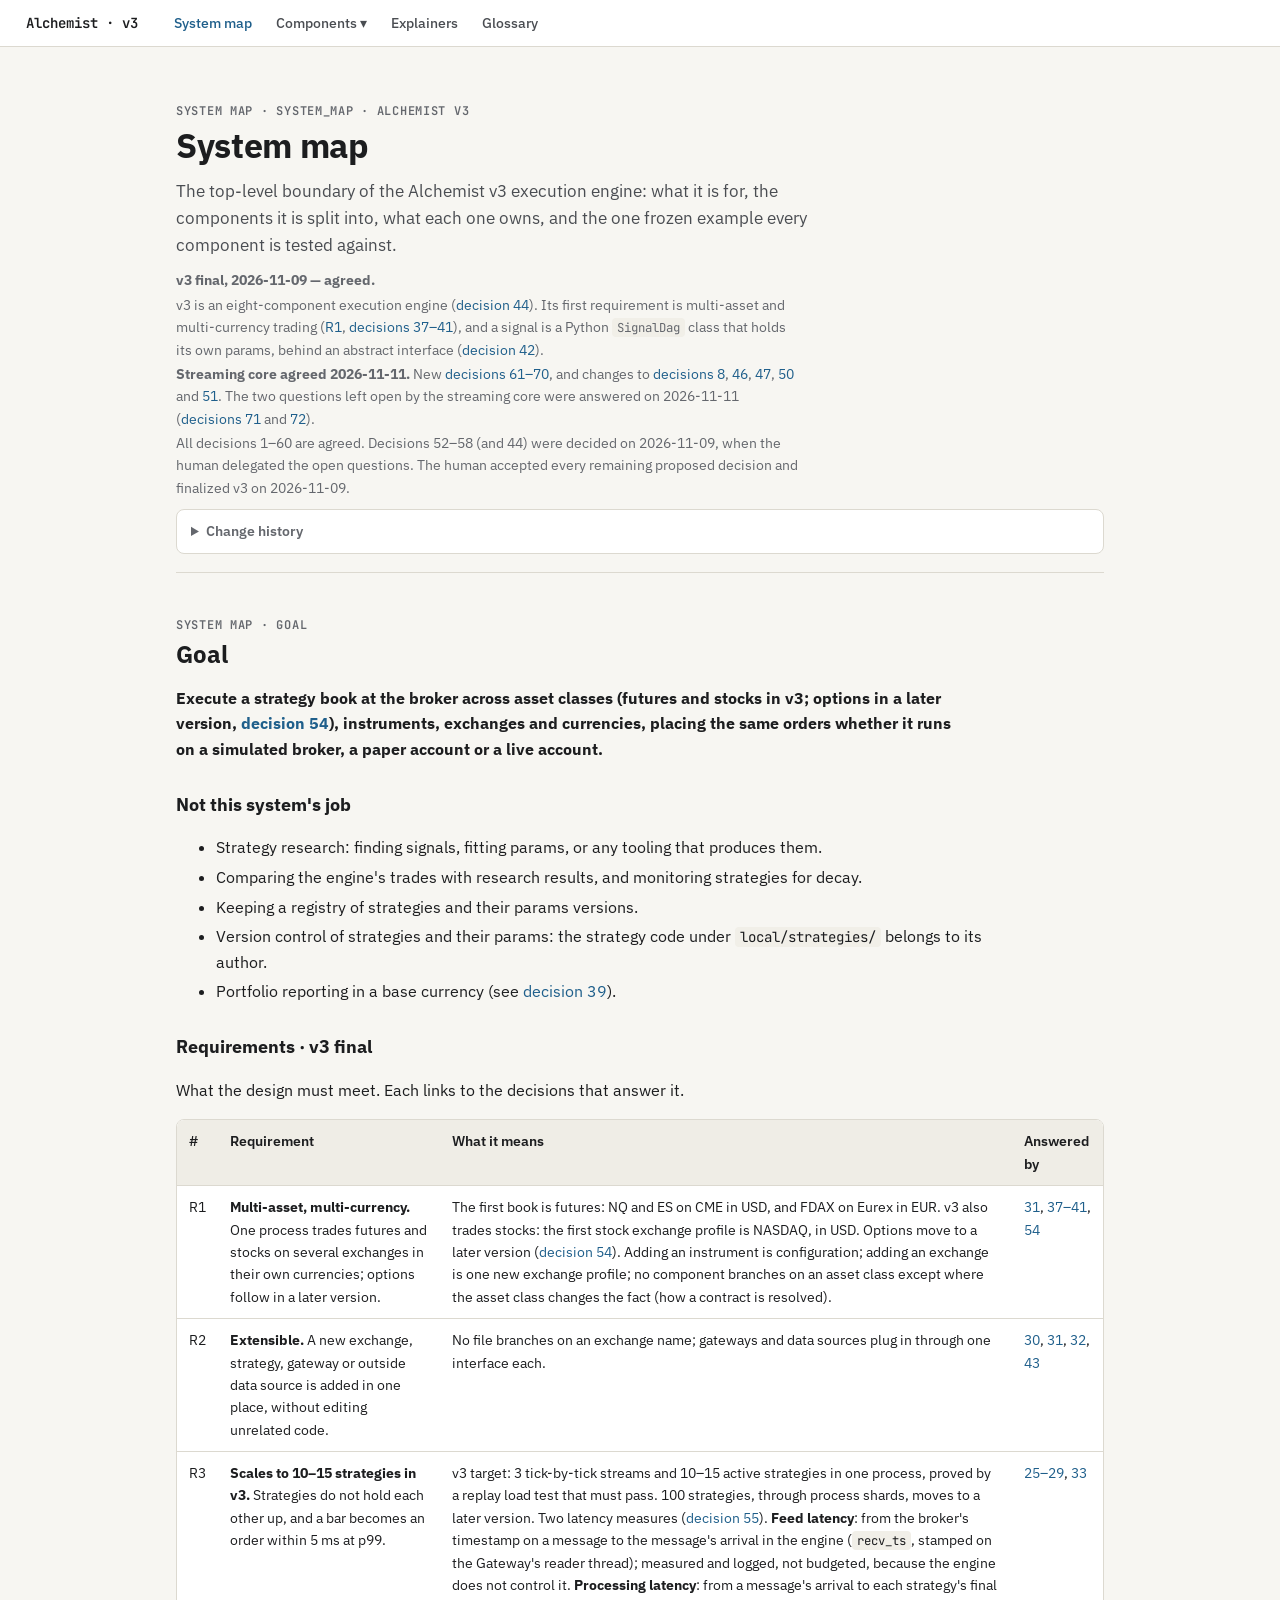
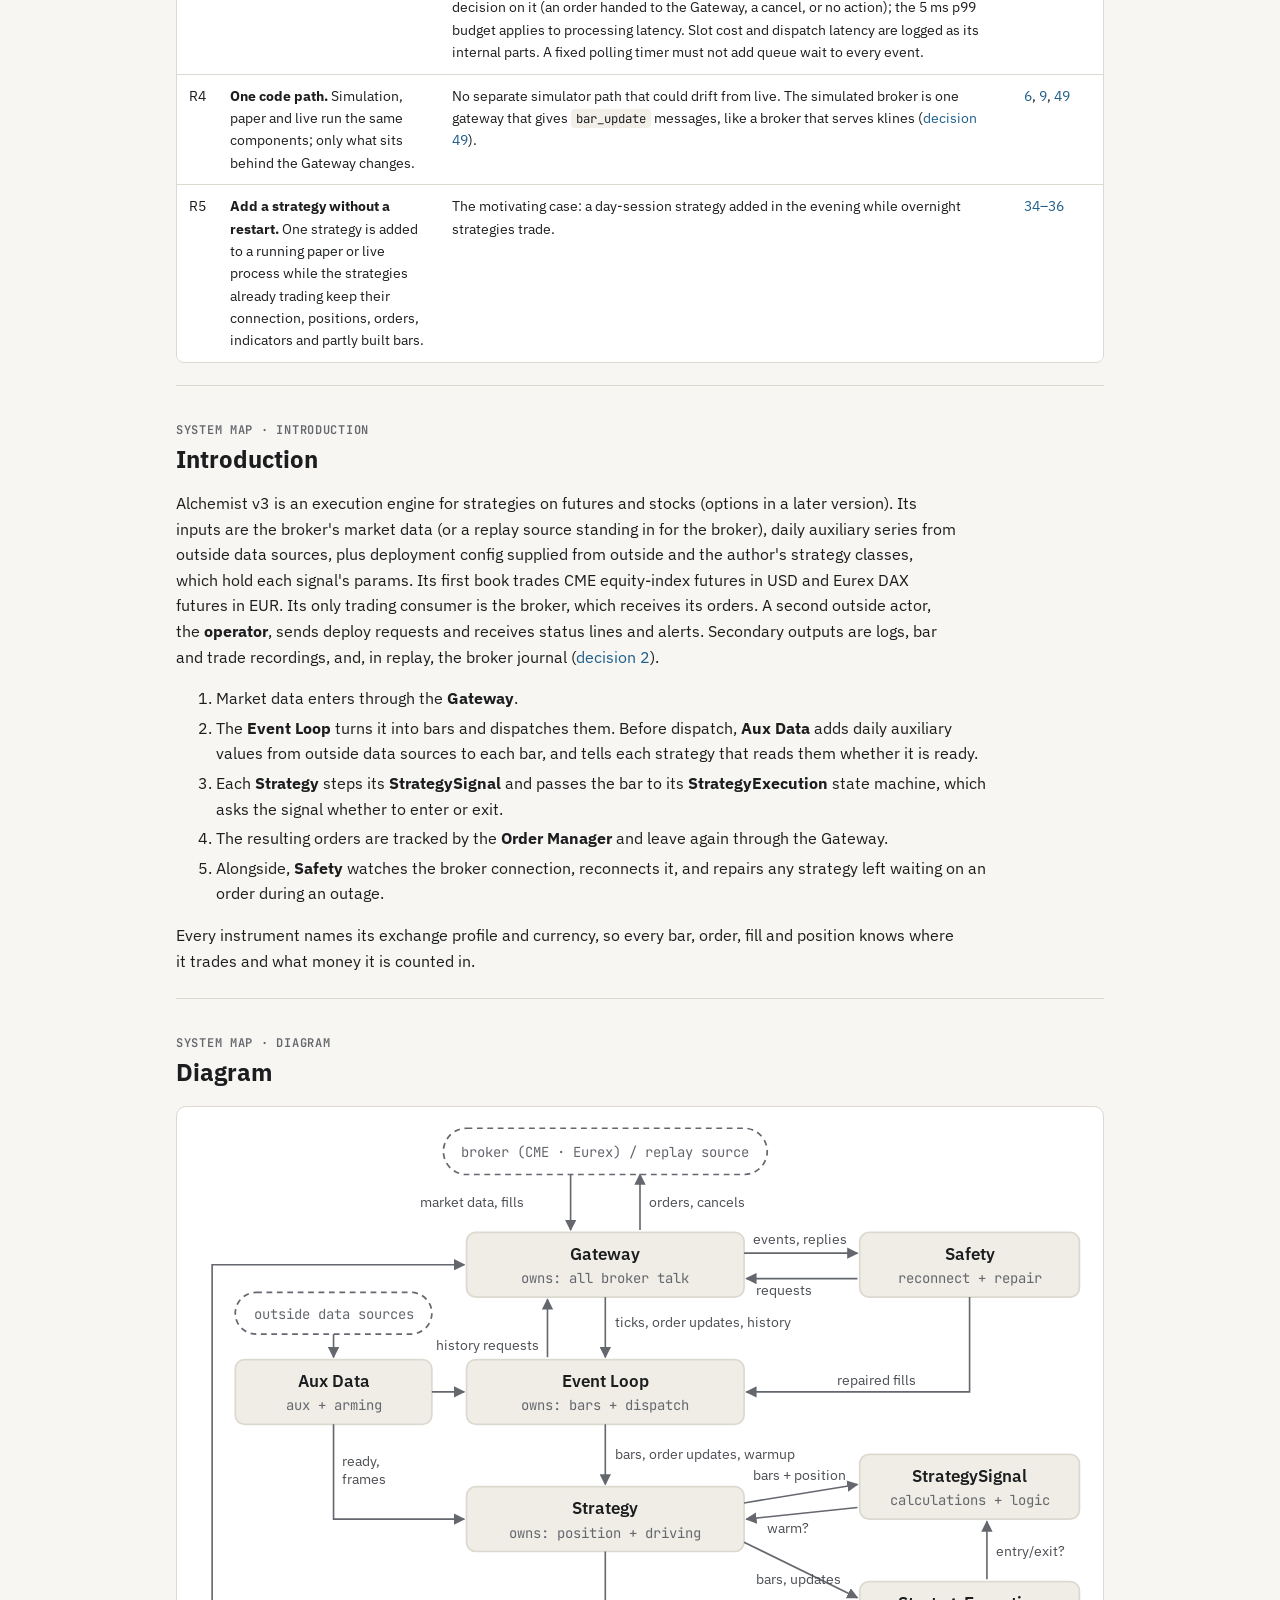
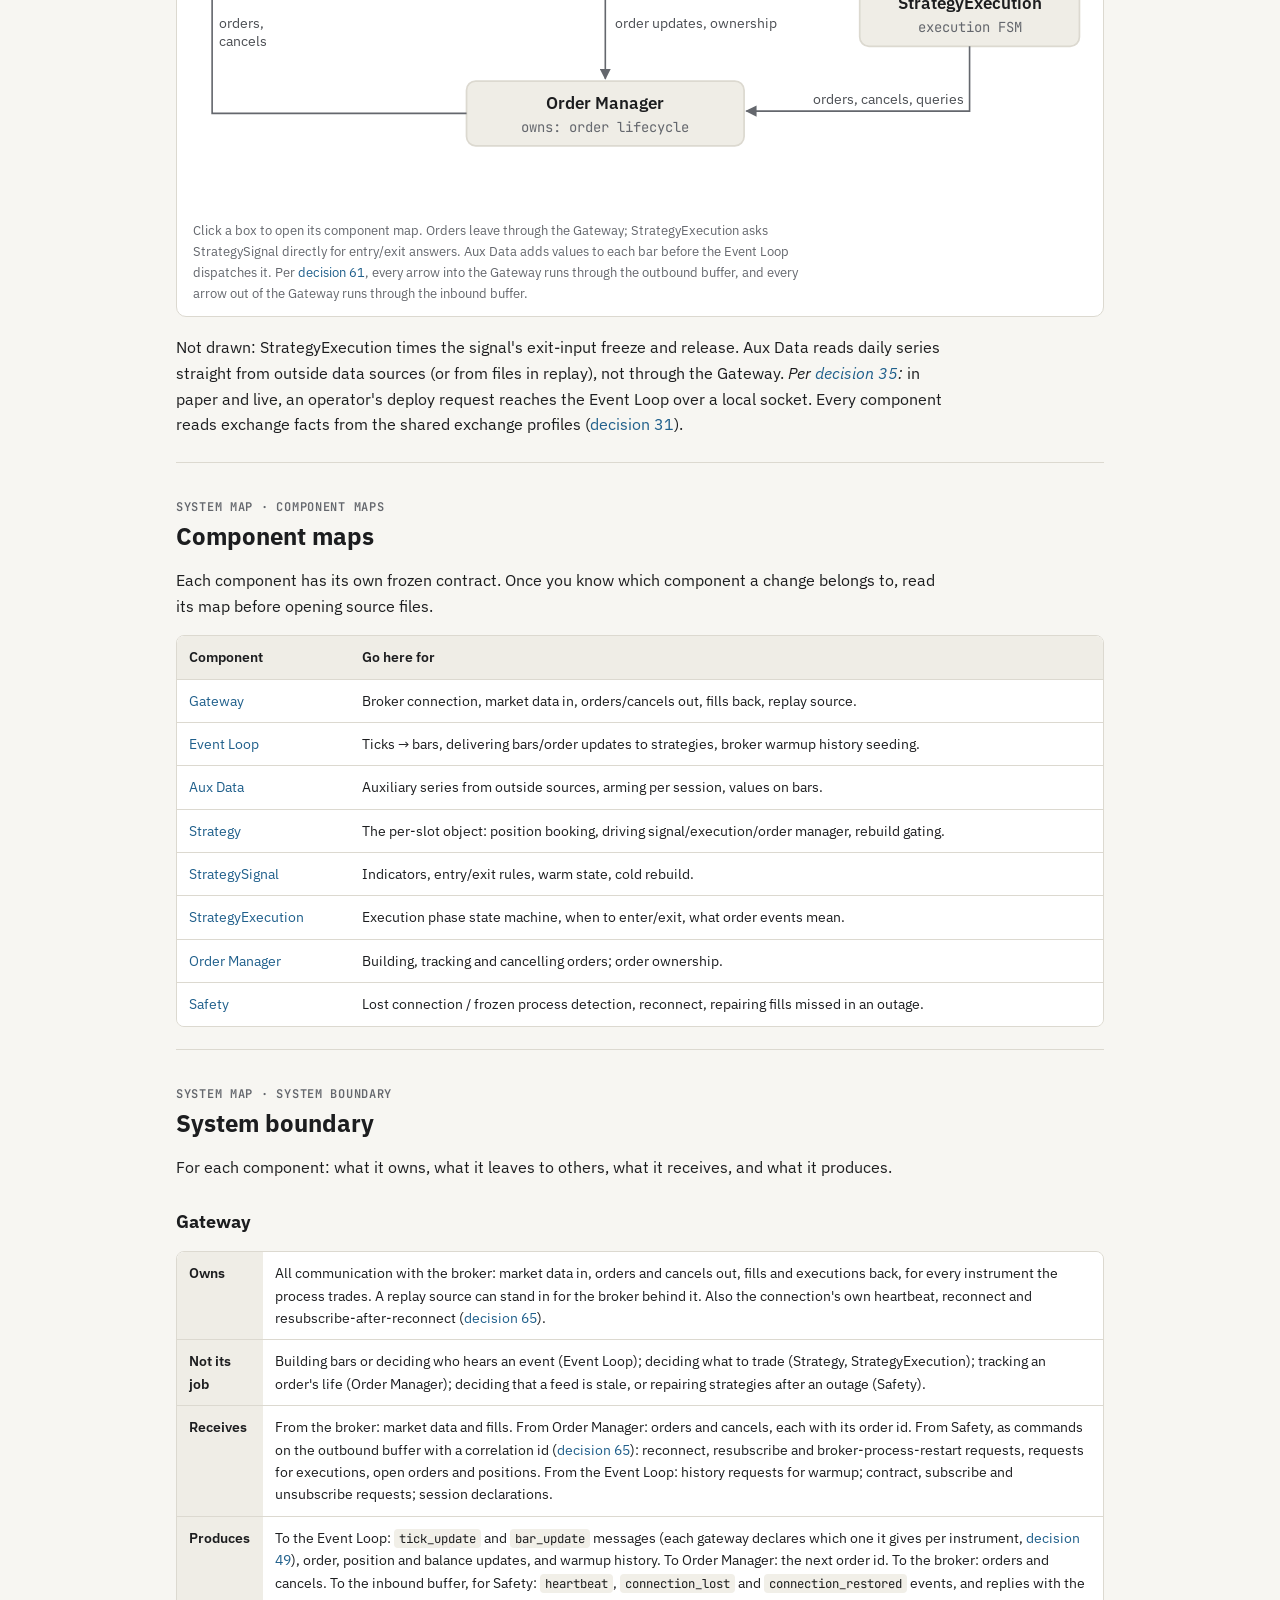
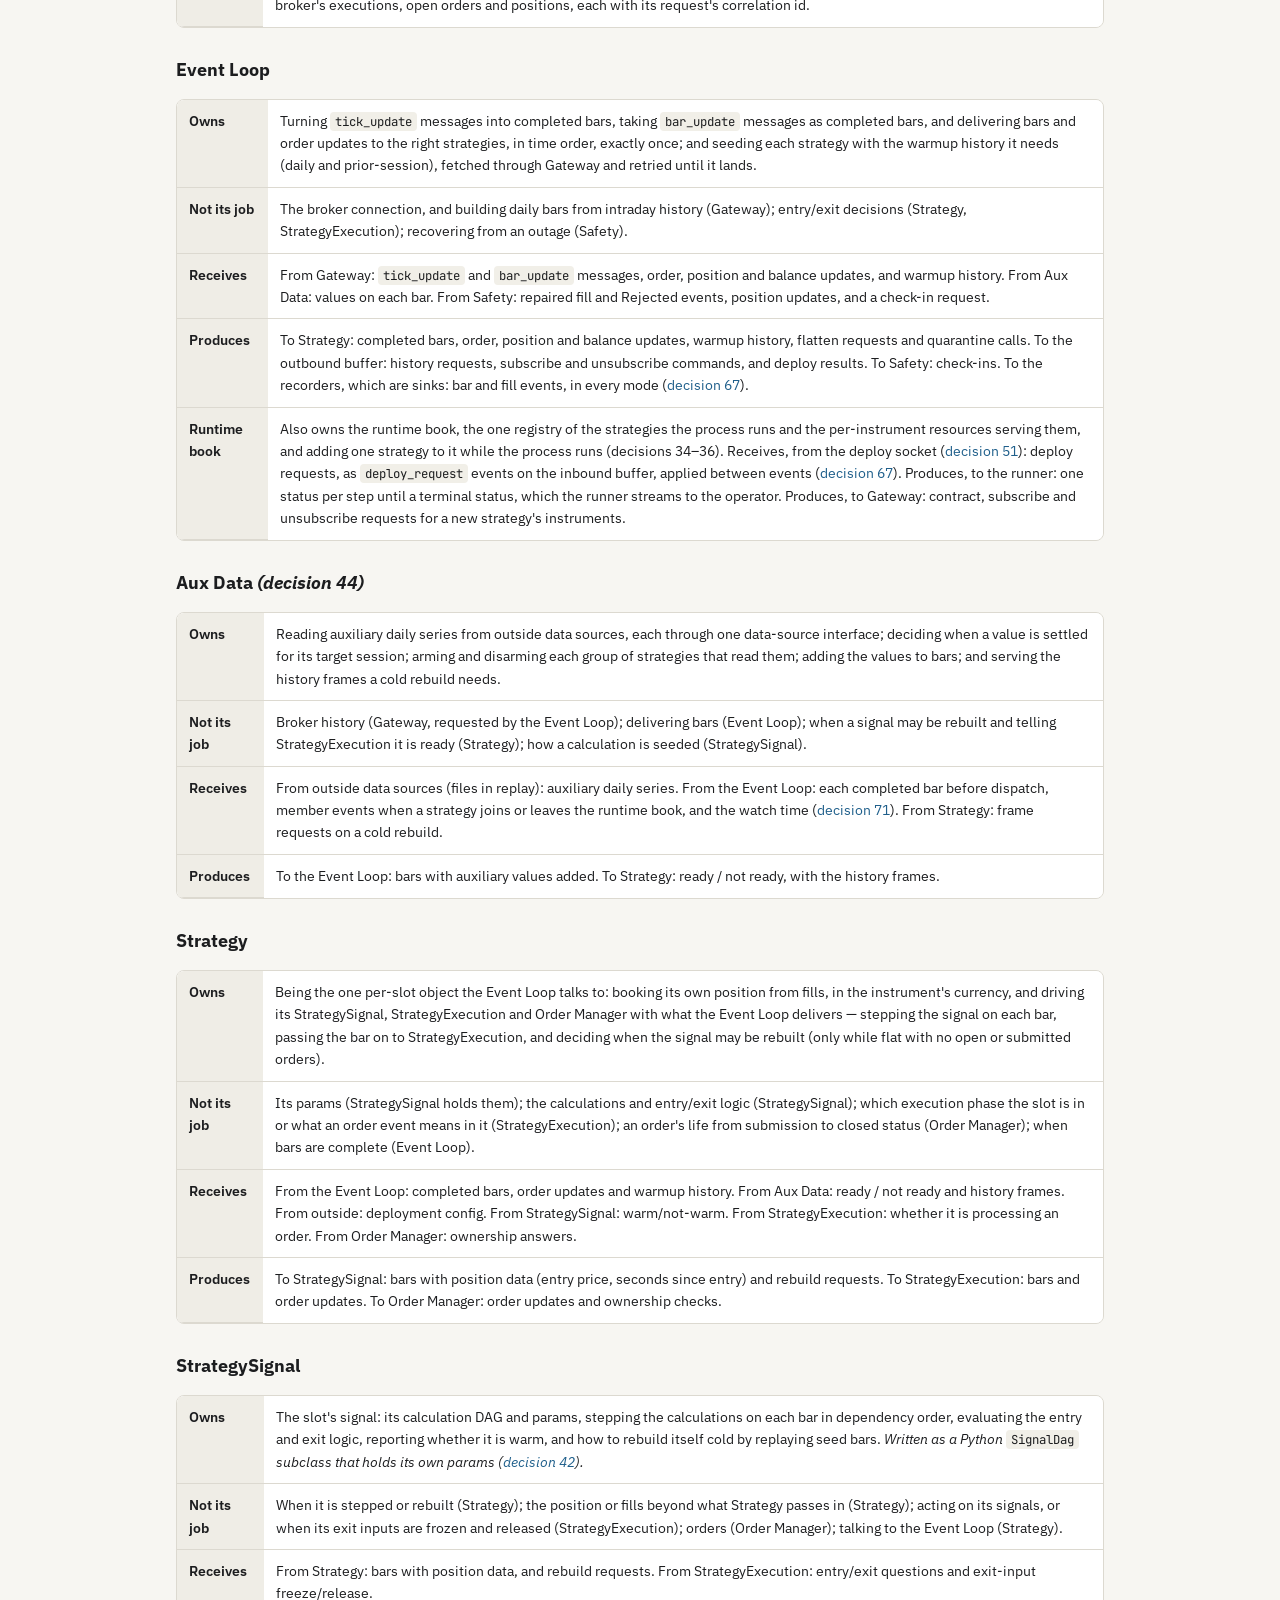
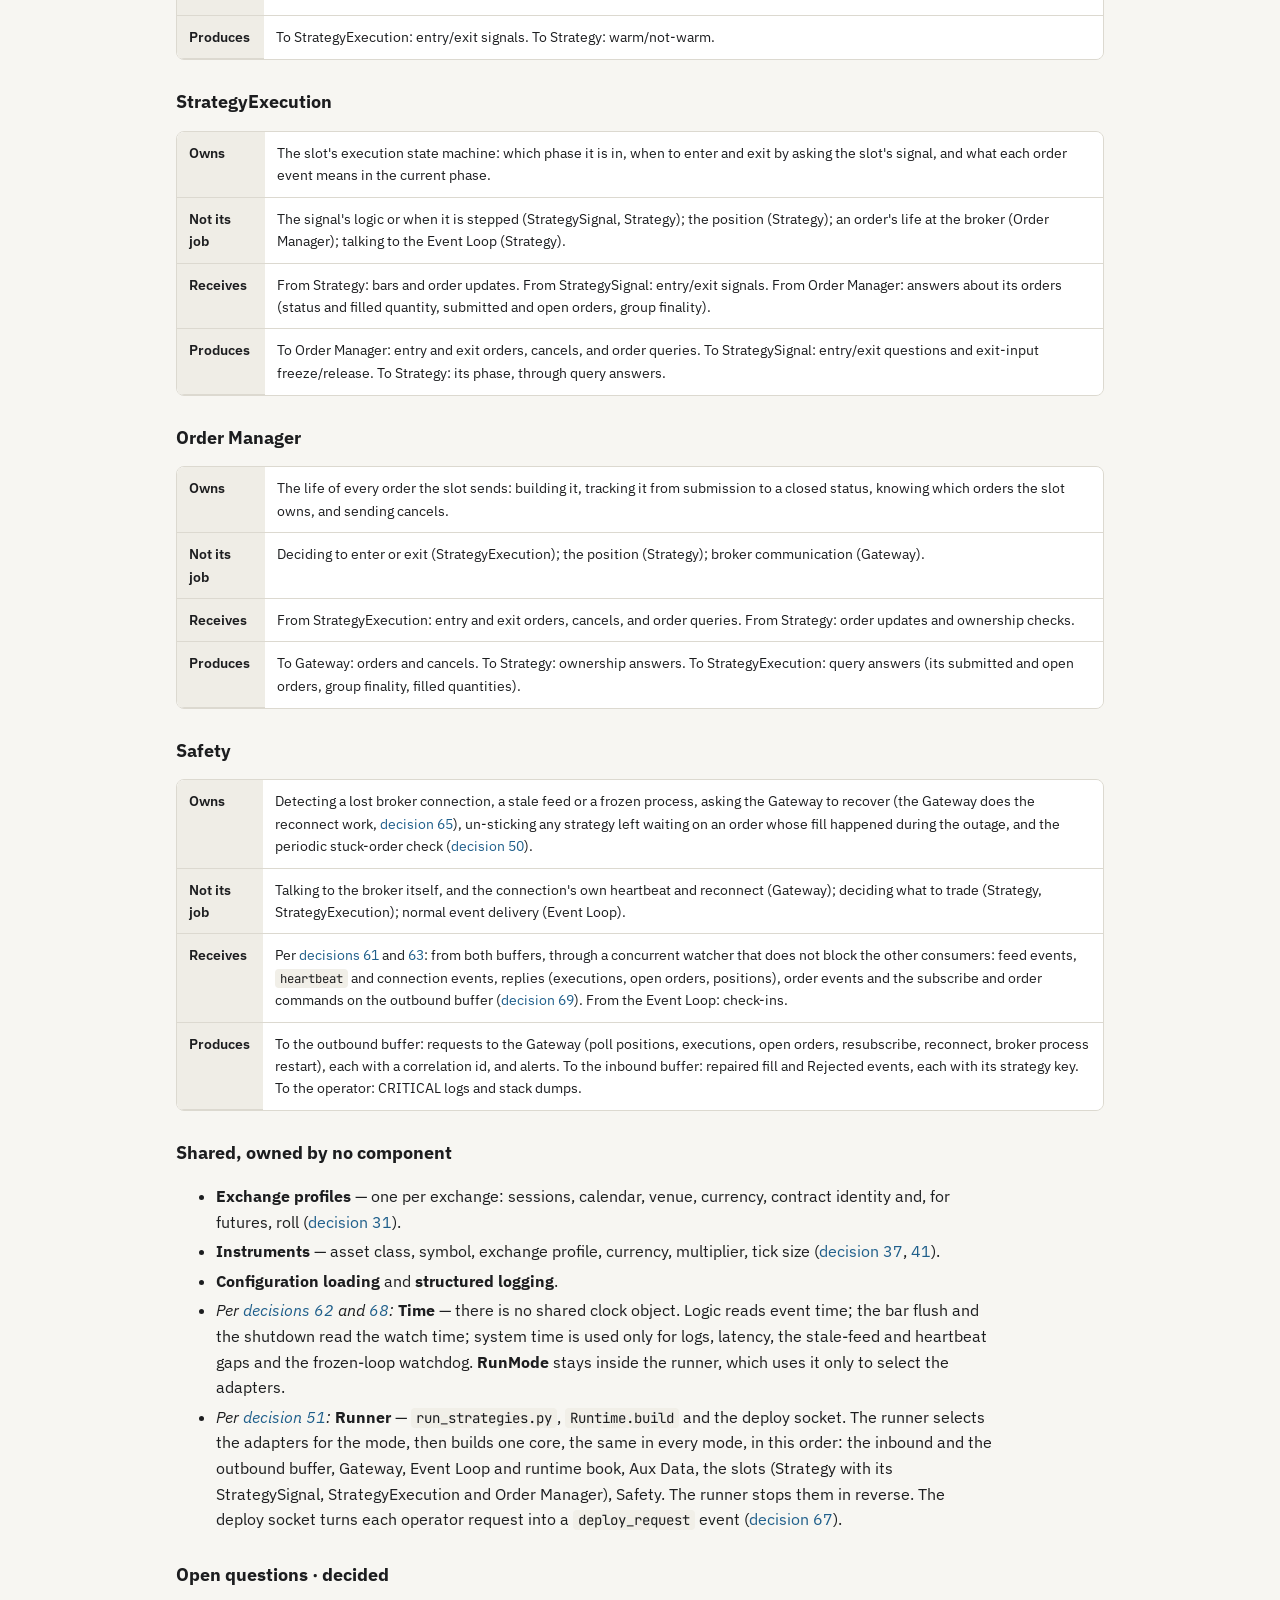
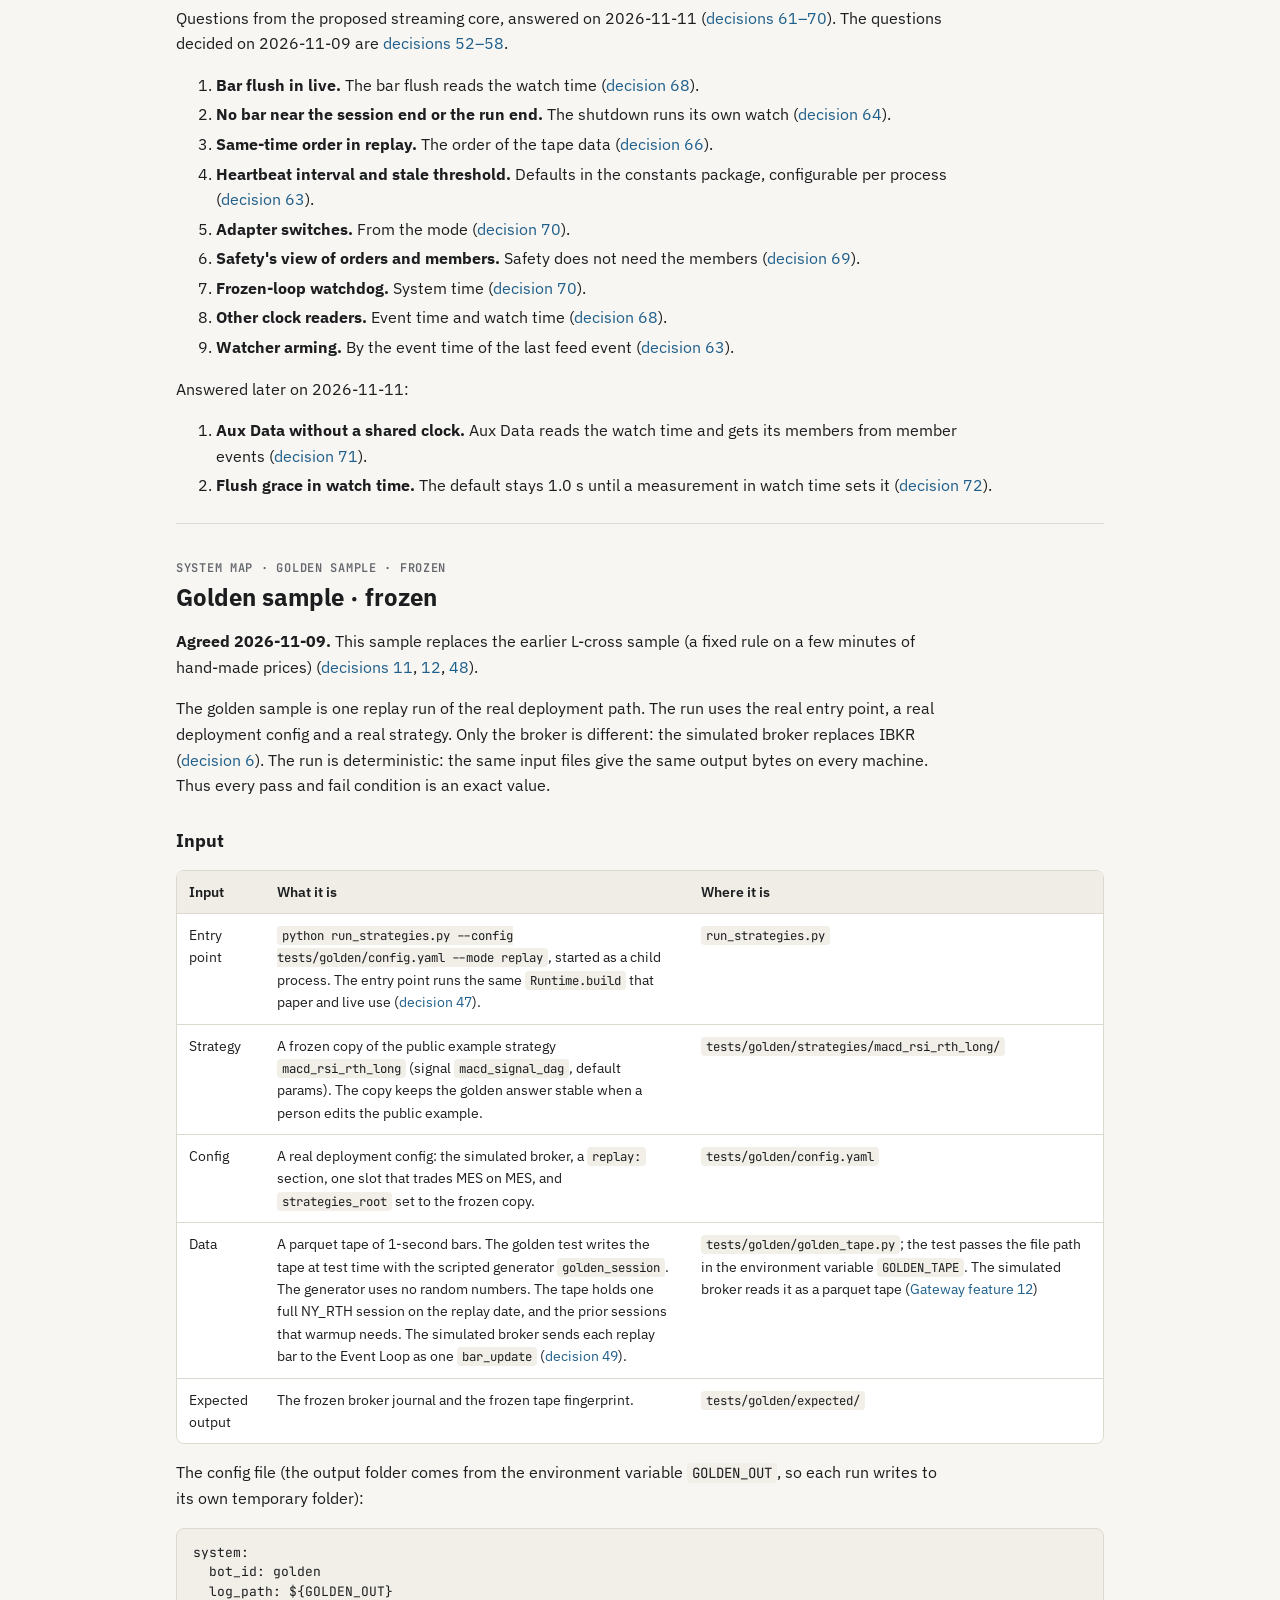
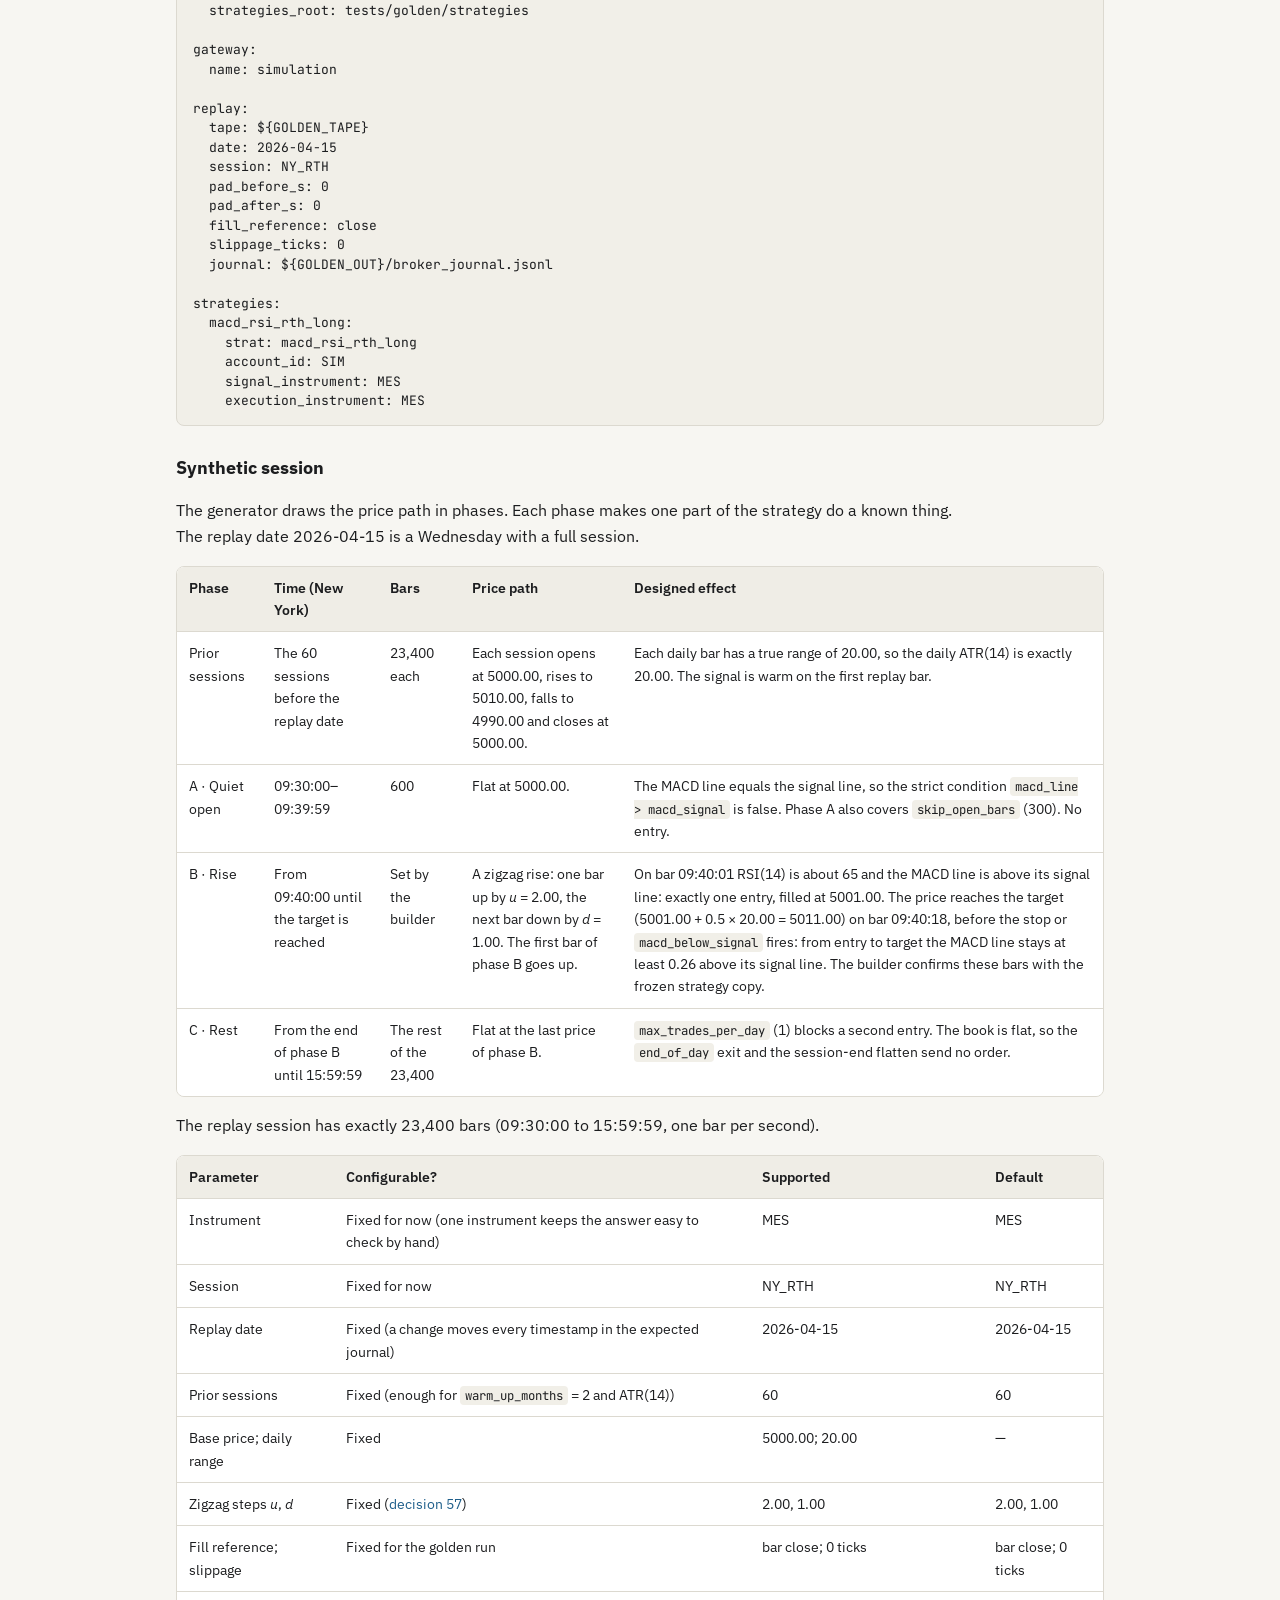
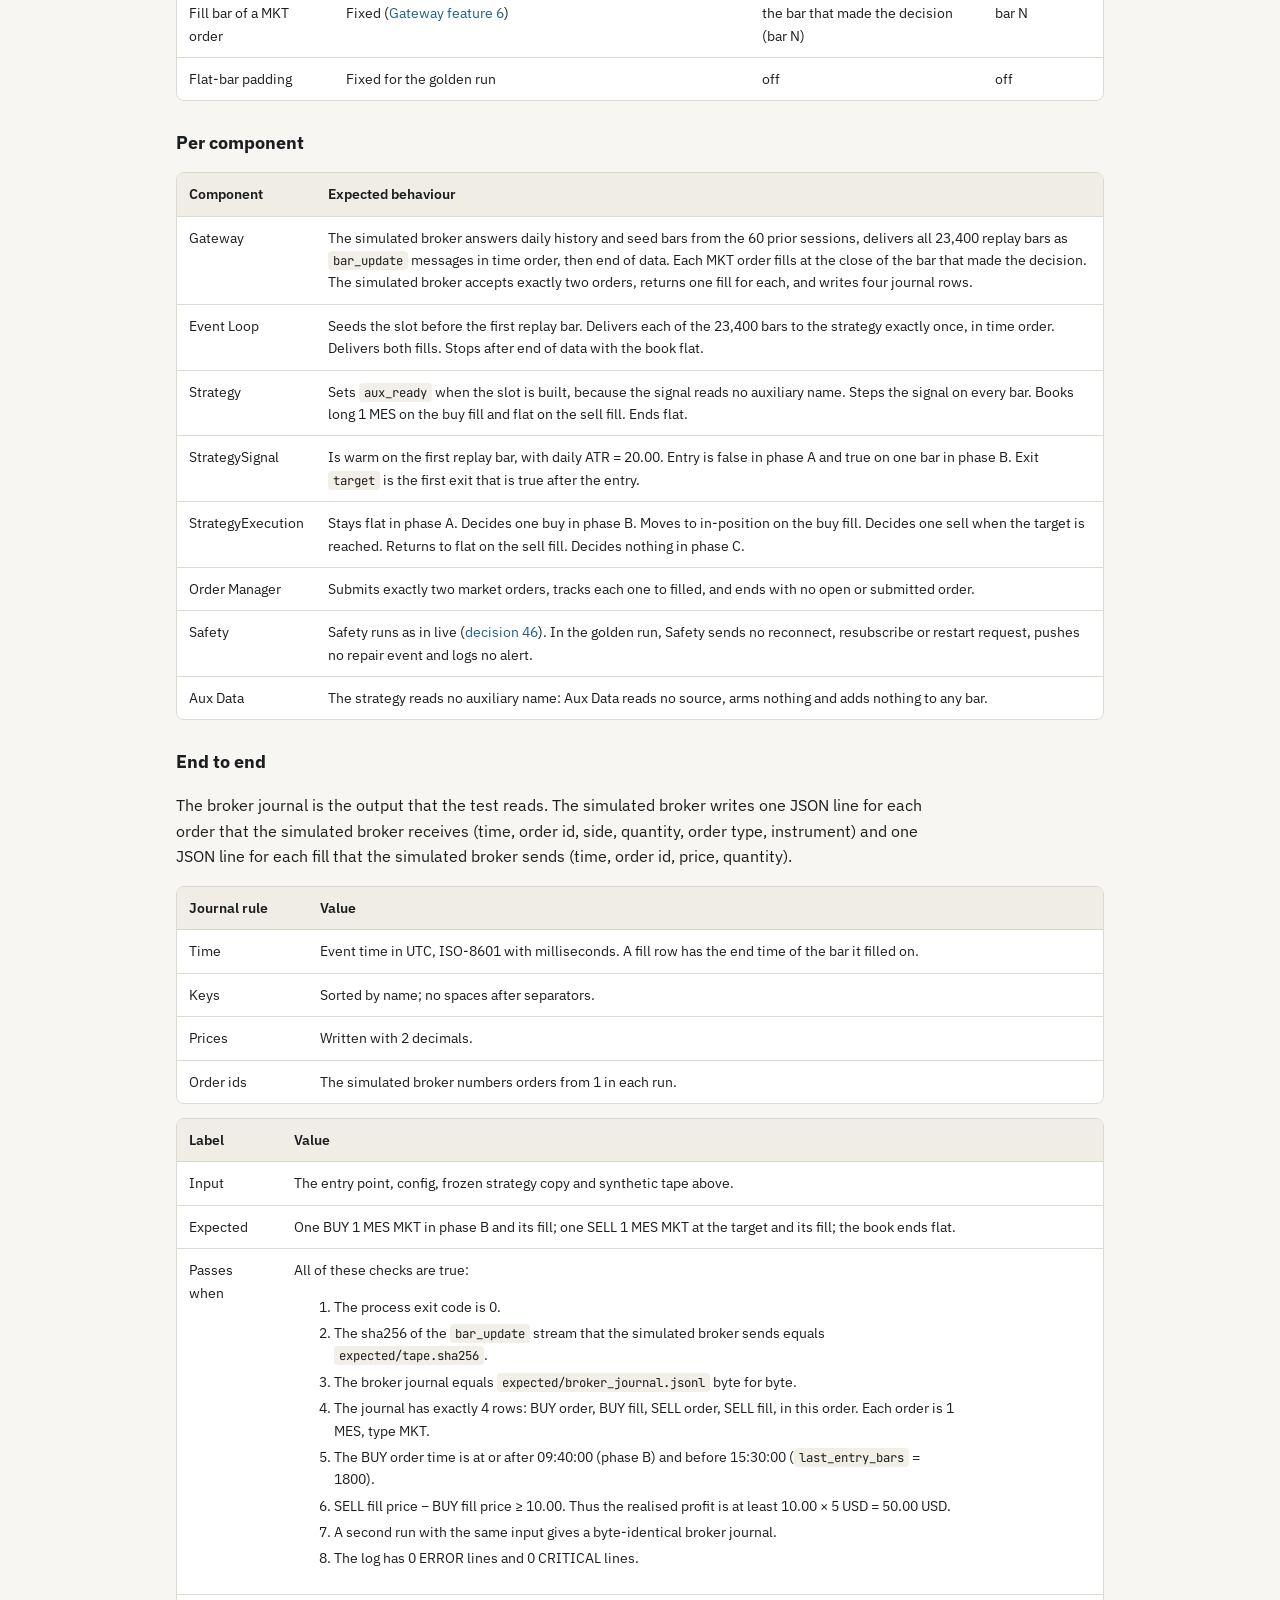
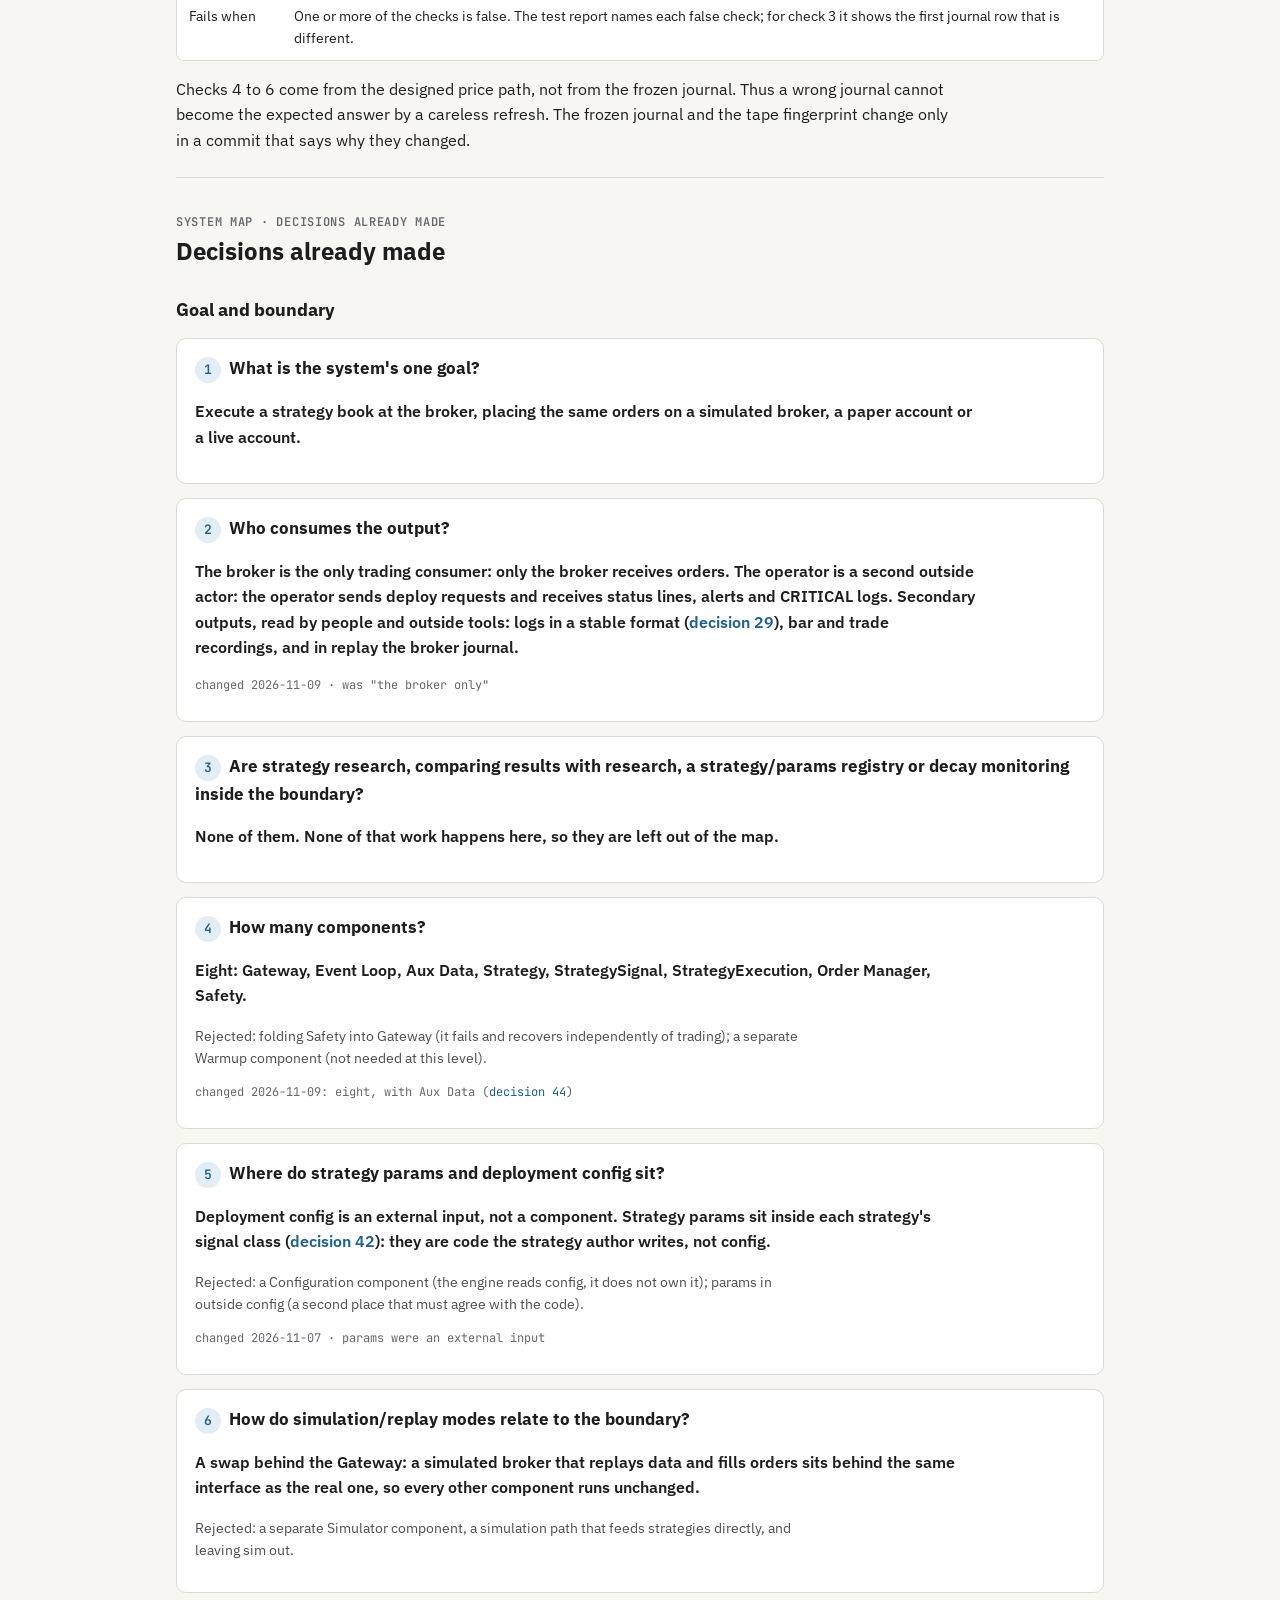
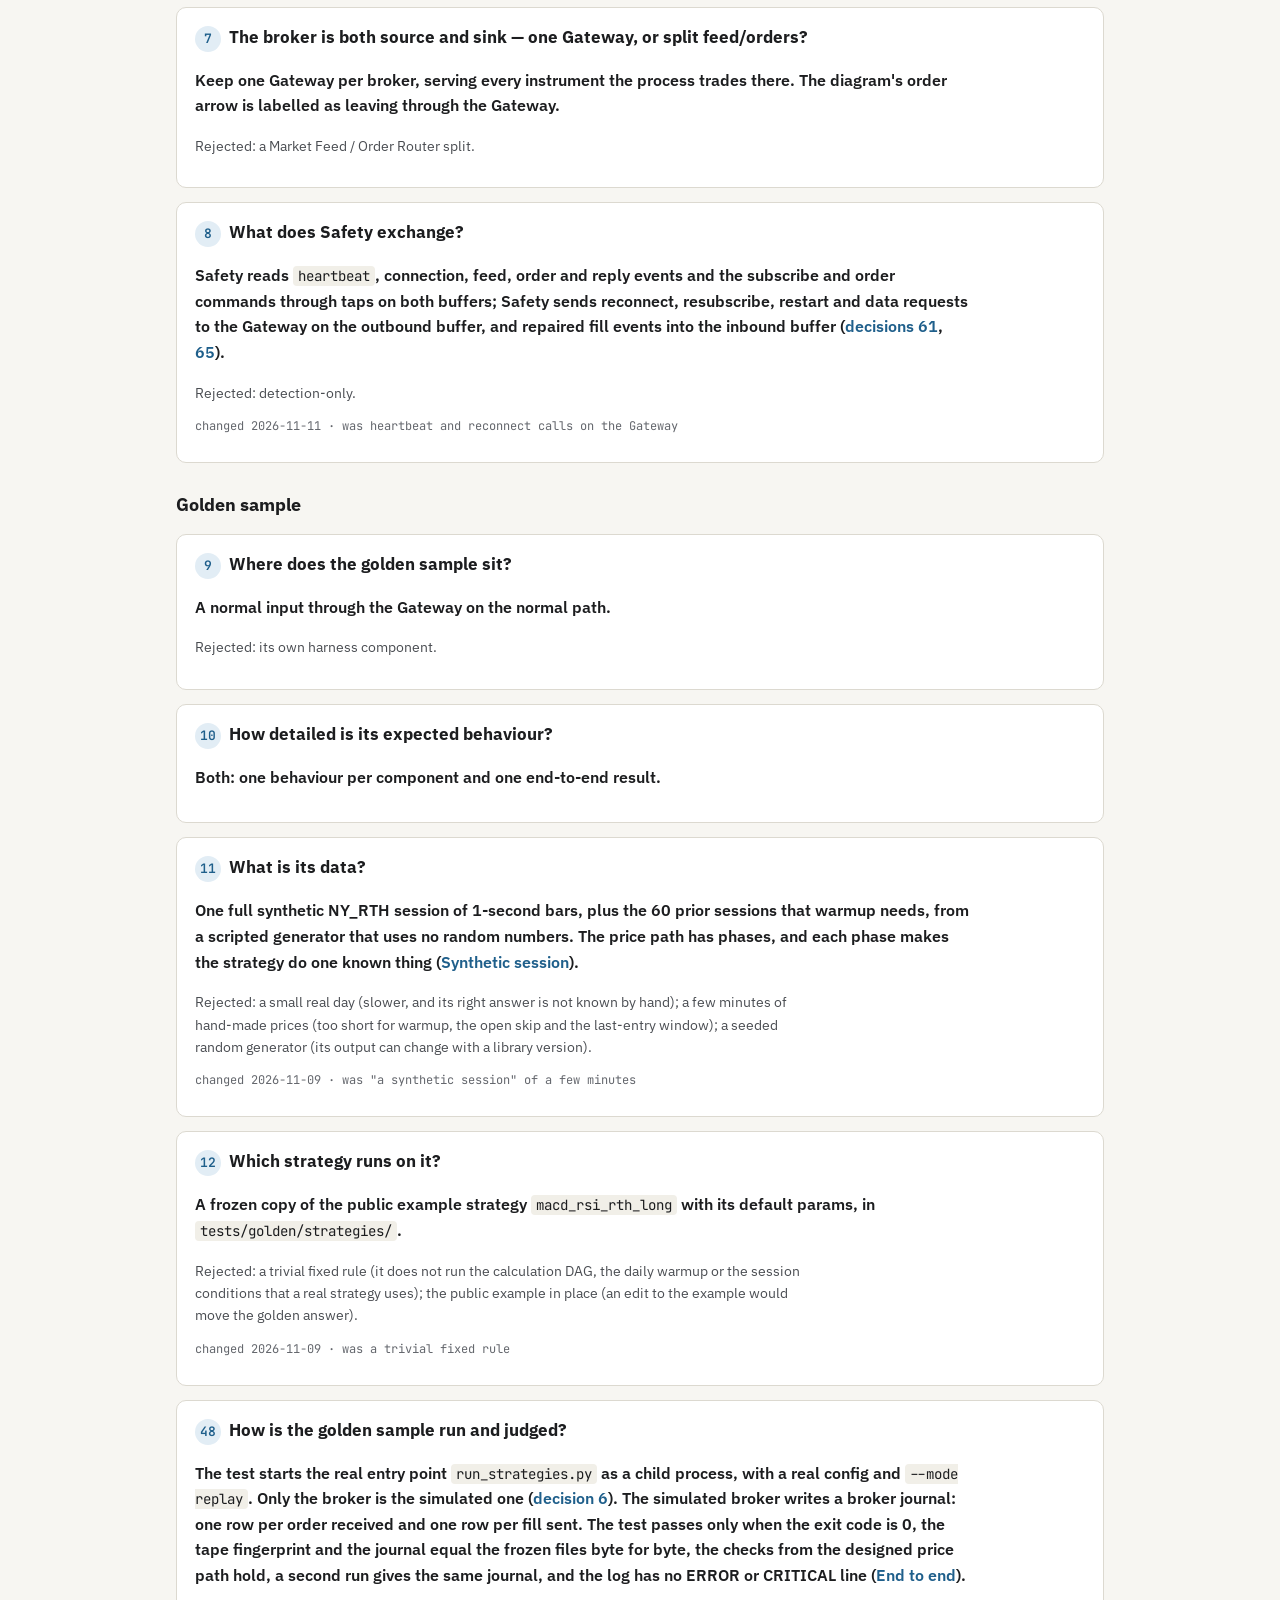
<file: system_design/v3/system_map.html>
<!doctype html>
<html lang="en">
<head>
<meta charset="utf-8">
<meta name="viewport" content="width=device-width, initial-scale=1">
<title>Alchemist system map</title>
<link rel="preconnect" href="https://fonts.googleapis.com">
<link rel="preconnect" href="https://fonts.gstatic.com" crossorigin>
<link href="https://fonts.googleapis.com/css2?family=IBM+Plex+Sans:wght@400;500;600&family=JetBrains+Mono:wght@400;600&display=swap" rel="stylesheet">
<link rel="stylesheet" href="docs.css?v=5">
</head>
<body>
<nav class="topnav">
  <a class="brand" href="index.html">Alchemist · v3</a>
  <a href="system_map.html" class="active">System map</a>
  <div class="dropdown">
    <button type="button">Components ▾</button>
    <div class="menu">
      <a href="gateway_map.html">Gateway</a>
      <a href="event_loop_map.html">Event Loop</a>
      <a href="aux_data_map.html">Aux Data</a>
      <a href="strategy_map.html">Strategy</a>
      <a href="strategy_signal_map.html">StrategySignal</a>
      <a href="strategy_execution_map.html">StrategyExecution</a>
      <a href="order_manager_map.html">Order Manager</a>
      <a href="safety_map.html">Safety</a>
    </div>
  </div>
  <a href="explainers/index.html">Explainers</a>
  <a href="glossary.html">Glossary</a>
</nav>
<div class="wrap">
<header>
<div class="eyebrow">System map · SYSTEM_MAP · Alchemist v3</div>
<h1>System map</h1>
<div class="lede"><p>The top-level boundary of the Alchemist v3 execution engine: what it is for, the components it is split into, what each one owns, and the one frozen example every component is tested against.</p></div>
<div class="meta"><p><strong>v3 final, 2026-11-09 — agreed.</strong></p>
<p>v3 is an eight-component execution engine (<a href="#d44">decision 44</a>). Its first requirement is multi-asset and multi-currency trading (<a href="#r1">R1</a>, <a href="#multi-asset">decisions 37–41</a>), and a signal is a Python <code>SignalDag</code> class that holds its own params, behind an abstract interface (<a href="#d42">decision 42</a>).</p>
<p><strong>Streaming core agreed 2026-11-11.</strong> New <a href="#streaming-core">decisions 61–70</a>, and changes to <a href="#d8">decisions 8</a>, <a href="#d46">46</a>, <a href="#d47">47</a>, <a href="#d50">50</a> and <a href="#d51">51</a>. The two questions left open by the streaming core were answered on 2026-11-11 (<a href="#d71">decisions 71</a> and <a href="#d72">72</a>).</p>
<p>All decisions 1–60 are agreed. Decisions 52–58 (and 44) were decided on 2026-11-09, when the human delegated the open questions. The human accepted every remaining proposed decision and finalized v3 on 2026-11-09.</p>
<details><summary>Change history</summary><ul>
<li><strong>2026-11-11</strong> — <a href="#d57">Decision 57</a> changed: the replay tape is always a parquet file path. The synthetic tape registry is removed from the engine; the <code>golden_session</code> generator moved to <code>tests/golden/golden_tape.py</code>, and the golden config reads the tape path from <code>GOLDEN_TAPE</code> (<a href="#d45">45</a> and the golden sample updated).</li>
<li><strong>2026-11-11</strong> — Last two open questions answered by the human: new <a href="#d71">decision 71</a> (Aux Data reads the watch time and gets its members from member events) and <a href="#d72">decision 72</a> (flush grace stays 1.0 s until it is measured in watch time).</li>
<li><strong>2026-11-11</strong> — Streaming-core questions answered: new <a href="#d68">decisions 68</a> (watch time), <a href="#d69">69</a> (Safety needs no members) and <a href="#d70">70</a>; <a href="#d64">64</a> changed (the shutdown runs its own watch); <a href="#d63">63</a> gains its parameters; <a href="#d66">66</a> gains the same-time order.</li>
<li><strong>2026-11-11</strong> — Streaming core agreed by the human: decisions 61–70 and the changes to 46, 47 and 51; boundary, golden sample rows and component pages updated; Aux Data's use of the removed clock added as an open question.</li>
<li><strong>2026-11-11</strong> — Proposed streaming core: one inbound and one outbound buffer, components that consume events and emit events or commands, event time in place of a shared <code>Clock</code>, a concurrent stale-feed watcher in Safety, session end started by a bar, connection work inside the Gateway, correlation ids, the simulated broker as the only simulation-aware part, recorders as sinks and deploy requests as events (<a href="#streaming-core">decisions 61–67</a>; <a href="#d46">46</a> and <a href="#d47">47</a> changed). Boundary, diagram labels and open questions updated.</li>
<li><strong>2026-11-11</strong> — New <a href="#d60">decision 60</a>: one process run covers one trading day, from 18:00 to the run end (17:00 New York). <a href="#d36">Decision 36</a>: <code>after_process_exit</code> now checks only the candidate's session on the run's trading date.</li>
<li><strong>2026-11-10</strong> — The Event Loop no longer sends each completed bar to the Gateway. The simulated broker matches its resting orders against each bar of its own tape and paces its feed on the event buffer's idle signal (<a href="gateway_map.html#d8">Gateway decision 8</a>). R4 holds without a replay-only call.</li>
<li><strong>2026-11-10</strong> — <a href="#d30">Decision 30</a> changed: gateways are picked by name from one fixed table, <code>GATEWAYS</code>, not from a decorator registry, because users do not write their own gateways (<a href="#d47">47</a> and <a href="#d57">57</a> updated). The simulated broker, its tapes and the synthetic tapes moved to <code>gateways/simulation_gateway/</code>; the IBKR gateway moved to <code>gateways/ib_gateway/</code>.</li>
<li><strong>2026-11-09</strong> — New decision 59: the Event Loop, StrategyExecution and Order Manager are components by the human's decision, although none passes a component-test question.</li>
<li><strong>2026-11-09</strong> — v3 finalized: the human accepted every proposed decision (11, 12 changes, 25–51), the golden sample and the runner, Clock and RunMode.</li>
<li><strong>2026-11-09</strong> — Every open question decided (the human delegated them): new <a href="#d52">decisions 52–58</a> — one readiness gate, late data kept as a pending rebuild, v3 trades futures and stocks (NASDAQ profile; options later), latency is two measures, feed latency and processing latency (the 5 ms budget is on processing latency), what stays fixed in v3, the golden-run wiring (u = 2.00, d = 1.00), and every operational number configurable per process. <a href="#d44">Decision 44</a> (Aux Data) is decided, so decisions 4 and 23 change. The open-questions table is empty.</li>
<li><strong>2026-11-09</strong> — Review fixes. New proposed decisions: the Gateway pushes two data message types, <code>tick_update</code> and <code>bar_update</code> (<a href="#d49">49</a>); the stuck-order check moves into Safety (<a href="#d50">50</a>); the runner is shared code (<a href="#d51">51</a>). <a href="#d2">Decision 2</a> changed: the broker is the only <em>trading</em> consumer; logs, recordings, the broker journal and operator status lines are secondary outputs, and the operator is a second outside actor. <a href="#r3">R3</a> is 10–15 strategies in v3; 100 strategies moves to a later version. Boundary lines gain the items the component pages named. Golden sample: the market fill bar, the journal format and <code>aux_ready</code> for a slot with no aux name are fixed. <a href="#d35">Decisions 35</a> and <a href="#d36">36</a> list every status and refusal reason.</li>
<li><strong>2026-11-09</strong> — New proposed golden sample: the real entry point, a real config and a frozen copy of the example strategy <code>macd_rsi_rth_long</code> replay one scripted full NY_RTH session on the simulated broker; the test compares a broker journal byte for byte and checks values from the designed price path (<a href="#golden-sample-frozen">Golden sample</a>). <a href="#d11">Decisions 11</a> and <a href="#d12">12</a> changed; new <a href="#d48">decision 48</a>.</li>
<li><strong>2026-11-07</strong> — <a href="#d35">Decision 35</a> changed: the deploy client is its own script, <code>deploy_strategy.py --config FILE --key KEY</code>; <code>run_strategies.py</code> no longer takes <code>--deploy</code> (<a href="#d43">43</a>, <a href="#d47">47</a> updated).</li>
<li><strong>2026-11-07</strong> — Code names follow the glossary's new Code column. <a href="#d43">Decision 43</a>: a slot names its <em>strat</em>; <em>strategy key</em> is the slot's own name. "Replay gateway" is now "simulated broker".</li>
<li><strong>2026-11-07</strong> — New proposed decisions 44–47: an eighth component, <a href="aux_data_map.html">Aux Data</a>, takes auxiliary series and arming from the Event Loop (<a href="#d44">44</a>; would change <a href="#d4">4</a> and <a href="#d23">23</a>; <a href="#d32">32</a> updated); the simulated broker prepares replay data on request (<a href="#d45">45</a>); a shared <code>Clock</code> and <code>RunMode</code> remove mode branches (<a href="#d46">46</a>); <code>run_strategies.py</code> becomes a thin startup module (<a href="#d47">47</a>). Diagram, component table, boundary and golden sample gain Aux Data. Shared code gains Clock and RunMode.</li>
<li><strong>2026-11-07</strong> — New <a href="#d43">decision 43</a>: <code>run_strategies.py</code> loads custom strategies from <code>local/strategies/</code>; the files of a strategy folder connect by registry names, with calculations scoped per folder.</li>
<li><strong>2026-11-07</strong> — <a href="#d42">Decision 42</a> changed: a signal is a Python <code>SignalDag</code> subclass that builds its calculation DAG in code and holds its own params; the declarative definition is dropped. <a href="#d5">Decision 5</a> changed: strategy params sit inside the signal class, not in outside config. <a href="#d35">Decision 35</a>: the deploy revision carries only the config file's sha256; version control of strategies is outside the system. The StrategySignal interface gains read-only condition and value methods, so no caller reads a signal's private state.</li>
<li><strong>2026-11-06</strong> — The "How is a StrategySignal written?" open question is closed by new <a href="#d42">decision 42</a>: a declarative signal definition, built into a DAG of registered calculations. The StrategySignal boundary now reads "calculation DAG". Decision 28 no longer cites an earlier engine. Decision 33 shares a calculation, not an indicator, and needs its own decision first.</li>
<li><strong>2026-11-06</strong> — Scope widened from futures to futures, stocks and options (<a href="#r1">R1</a>, new <a href="#d41">decision 41</a>, <a href="#d37">37</a>). Decision 24 now reads "1 unit" (1 share or 1 contract). The 5 ms budget is defined as end-to-end latency (<a href="#r3">R3</a>, <a href="#d25">decision 25</a>); the "Which 5 ms?" open question is closed. New open questions: picking an option contract, broker timestamp precision, bars closed without a tick.</li>
</ul></details></div>
</header>

<section id="goal">
<div class="eyebrow">System map · Goal</div>
<h2>Goal</h2>
<p><strong>Execute a strategy book at the broker across asset classes (futures and stocks in v3; options in a later version, <a href="#d54">decision 54</a>), instruments, exchanges and currencies, placing the same orders whether it runs on a simulated broker, a paper account or a live account.</strong></p>

<h3>Not this system's job</h3>
<ul>
<li>Strategy research: finding signals, fitting params, or any tooling that produces them.</li>
<li>Comparing the engine's trades with research results, and monitoring strategies for decay.</li>
<li>Keeping a registry of strategies and their params versions.</li>
<li>Version control of strategies and their params: the strategy code under <code>local/strategies/</code> belongs to its author.</li>
<li>Portfolio reporting in a base currency (see <a href="#d39">decision 39</a>).</li>
</ul>

<h3 id="requirements">Requirements · v3 final</h3>
<p>What the design must meet. Each links to the decisions that answer it.</p>
<div class="table-wrap"><table>
<tr><th>#</th><th>Requirement</th><th>What it means</th><th>Answered by</th></tr>
<tr id="r1"><td>R1</td><td><strong>Multi-asset, multi-currency.</strong> One process trades futures and stocks on several exchanges in their own currencies; options follow in a later version.</td><td>The first book is futures: NQ and ES on CME in USD, and FDAX on Eurex in EUR. v3 also trades stocks: the first stock exchange profile is NASDAQ, in USD. Options move to a later version (<a href="#d54">decision 54</a>). Adding an instrument is configuration; adding an exchange is one new exchange profile; no component branches on an asset class except where the asset class changes the fact (how a contract is resolved).</td><td><a href="#d31">31</a>, <a href="#d37">37–41</a>, <a href="#d54">54</a></td></tr>
<tr id="r2"><td>R2</td><td><strong>Extensible.</strong> A new exchange, strategy, gateway or outside data source is added in one place, without editing unrelated code.</td><td>No file branches on an exchange name; gateways and data sources plug in through one interface each.</td><td><a href="#d30">30</a>, <a href="#d31">31</a>, <a href="#d32">32</a>, <a href="#d43">43</a></td></tr>
<tr id="r3"><td>R3</td><td><strong>Scales to 10–15 strategies in v3.</strong> Strategies do not hold each other up, and a bar becomes an order within 5 ms at p99.</td><td>v3 target: 3 tick-by-tick streams and 10–15 active strategies in one process, proved by a replay load test that must pass. 100 strategies, through process shards, moves to a later version. Two latency measures (<a href="#d55">decision 55</a>). <strong>Feed latency</strong>: from the broker's timestamp on a message to the message's arrival in the engine (<code>recv_ts</code>, stamped on the Gateway's reader thread); measured and logged, not budgeted, because the engine does not control it. <strong>Processing latency</strong>: from a message's arrival to each strategy's final decision on it (an order handed to the Gateway, a cancel, or no action); the 5 ms p99 budget applies to processing latency. Slot cost and dispatch latency are logged as its internal parts. A fixed polling timer must not add queue wait to every event.</td><td><a href="#d25">25–29</a>, <a href="#d33">33</a></td></tr>
<tr id="r4"><td>R4</td><td><strong>One code path.</strong> Simulation, paper and live run the same components; only what sits behind the Gateway changes.</td><td>No separate simulator path that could drift from live. The simulated broker is one gateway that gives <code>bar_update</code> messages, like a broker that serves klines (<a href="#d49">decision 49</a>).</td><td><a href="#d6">6</a>, <a href="#d9">9</a>, <a href="#d49">49</a></td></tr>
<tr id="r5"><td>R5</td><td><strong>Add a strategy without a restart.</strong> One strategy is added to a running paper or live process while the strategies already trading keep their connection, positions, orders, indicators and partly built bars.</td><td>The motivating case: a day-session strategy added in the evening while overnight strategies trade.</td><td><a href="#d34">34–36</a></td></tr>
</table></div>
</section>

<section id="introduction">
<div class="eyebrow">System map · Introduction</div>
<h2>Introduction</h2>
<p>Alchemist v3 is an execution engine for strategies on futures and stocks (options in a later version). Its inputs are the broker's market data (or a replay source standing in for the broker), daily auxiliary series from outside data sources, plus deployment config supplied from outside and the author's strategy classes, which hold each signal's params. Its first book trades CME equity-index futures in USD and Eurex DAX futures in EUR. Its only trading consumer is the broker, which receives its orders. A second outside actor, the <strong>operator</strong>, sends deploy requests and receives status lines and alerts. Secondary outputs are logs, bar and trade recordings, and, in replay, the broker journal (<a href="#d2">decision 2</a>).</p>
<ol>
<li>Market data enters through the <strong>Gateway</strong>.</li>
<li>The <strong>Event Loop</strong> turns it into bars and dispatches them. Before dispatch, <strong>Aux Data</strong> adds daily auxiliary values from outside data sources to each bar, and tells each strategy that reads them whether it is ready.</li>
<li>Each <strong>Strategy</strong> steps its <strong>StrategySignal</strong> and passes the bar to its <strong>StrategyExecution</strong> state machine, which asks the signal whether to enter or exit.</li>
<li>The resulting orders are tracked by the <strong>Order Manager</strong> and leave again through the Gateway.</li>
<li>Alongside, <strong>Safety</strong> watches the broker connection, reconnects it, and repairs any strategy left waiting on an order during an outage.</li>
</ol>
<p>Every instrument names its exchange profile and currency, so every bar, order, fill and position knows where it trades and what money it is counted in.</p>
</section>

<section id="diagram">
<div class="eyebrow">System map · Diagram</div>
<h2>Diagram</h2>
<div class="diagram">
<svg viewBox="0 0 780 600" role="img" aria-label="Alchemist v3 component diagram" xmlns="http://www.w3.org/2000/svg">
  <style>
    .box { fill: var(--surface-2); stroke: var(--line); stroke-width: 1.5; }
    a:hover .box { stroke: var(--accent); fill: var(--accent-soft); }
    .ext { fill: none; stroke: var(--ink-3); stroke-width: 1.5; stroke-dasharray: 5 4; }
    .t { fill: var(--ink); font: 600 15px var(--sans); text-anchor: middle; }
    .s { fill: var(--ink-3); font: 12px var(--mono); text-anchor: middle; }
    .l { fill: var(--ink-2); font: 12.5px var(--sans); }
    .arr { stroke: var(--ink-3); stroke-width: 1.4; fill: none; marker-end: url(#ah); }
  </style>
  <defs>
    <marker id="ah" viewBox="0 0 10 10" refX="9" refY="5" markerWidth="7" markerHeight="7" orient="auto-start-reverse">
      <path d="M0,0 L10,5 L0,10 z" fill="var(--ink-3)"/>
    </marker>
  </defs>
  <rect class="ext" x="220" y="8" width="280" height="40" rx="20"/>
  <text class="s" x="360" y="33">broker (CME · Eurex) / replay source</text>
  <path class="arr" d="M330,48 L330,96"/>
  <text class="l" x="200" y="76">market data, fills</text>
  <path class="arr" d="M390,96 L390,48"/>
  <text class="l" x="398" y="76">orders, cancels</text>
  <a href="gateway_map.html"><rect class="box" x="240" y="98" width="240" height="56" rx="8"/>
    <text class="t" x="360" y="122">Gateway</text><text class="s" x="360" y="142">owns: all broker talk</text></a>
  <a href="safety_map.html"><rect class="box" x="580" y="98" width="190" height="56" rx="8"/>
    <text class="t" x="675" y="122">Safety</text><text class="s" x="675" y="142">reconnect + repair</text></a>
  <path class="arr" d="M480,116 L578,116"/>
  <text class="l" x="488" y="108">events, replies</text>
  <path class="arr" d="M578,138 L482,138"/>
  <text class="l" x="490" y="152">requests</text>
  <path class="arr" d="M675,154 L675,236 L482,236"/>
  <text class="l" x="560" y="230">repaired fills</text>
  <rect class="ext" x="40" y="150" width="170" height="36" rx="18"/>
  <text class="s" x="125" y="173">outside data sources</text>
  <path class="arr" d="M125,186 L125,206"/>
  <a href="aux_data_map.html"><rect class="box" x="40" y="208" width="170" height="56" rx="8"/>
    <text class="t" x="125" y="232">Aux Data</text><text class="s" x="125" y="252">aux + arming</text></a>
  <path class="arr" d="M210,236 L238,236"/>
  <path class="arr" d="M125,264 L125,346 L238,346"/>
  <text class="l" x="132" y="300">ready,</text>
  <text class="l" x="132" y="316">frames</text>
  <path class="arr" d="M360,154 L360,206"/>
  <text class="l" x="368" y="180">ticks, order updates, history</text>
  <path class="arr" d="M310,206 L310,156"/>
  <text class="l" x="214" y="200">history requests</text>
  <a href="event_loop_map.html"><rect class="box" x="240" y="208" width="240" height="56" rx="8"/>
    <text class="t" x="360" y="232">Event Loop</text><text class="s" x="360" y="252">owns: bars + dispatch</text></a>
  <path class="arr" d="M360,264 L360,316"/>
  <text class="l" x="368" y="294">bars, order updates, warmup</text>
  <a href="strategy_map.html"><rect class="box" x="240" y="318" width="240" height="56" rx="8"/>
    <text class="t" x="360" y="342">Strategy</text><text class="s" x="360" y="362">owns: position + driving</text></a>
  <a href="strategy_signal_map.html"><rect class="box" x="580" y="290" width="190" height="56" rx="8"/>
    <text class="t" x="675" y="314">StrategySignal</text><text class="s" x="675" y="334">calculations + logic</text></a>
  <a href="strategy_execution_map.html"><rect class="box" x="580" y="400" width="190" height="56" rx="8"/>
    <text class="t" x="675" y="424">StrategyExecution</text><text class="s" x="675" y="444">execution FSM</text></a>
  <path class="arr" d="M480,332 L578,316"/>
  <text class="l" x="488" y="312">bars + position</text>
  <path class="arr" d="M578,336 L482,346"/>
  <text class="l" x="500" y="358">warm?</text>
  <path class="arr" d="M480,366 L578,414"/>
  <text class="l" x="490" y="402">bars, updates</text>
  <path class="arr" d="M690,398 L690,348"/>
  <text class="l" x="698" y="378">entry/exit?</text>
  <path class="arr" d="M675,456 L675,512 L482,512"/>
  <text class="l" x="540" y="506">orders, cancels, queries</text>
  <path class="arr" d="M360,374 L360,484"/>
  <text class="l" x="368" y="440">order updates, ownership</text>
  <a href="order_manager_map.html"><rect class="box" x="240" y="486" width="240" height="56" rx="8"/>
    <text class="t" x="360" y="510">Order Manager</text><text class="s" x="360" y="530">owns: order lifecycle</text></a>
  <path class="arr" d="M240,514 L20,514 L20,126 L238,126"/>
  <text class="l" x="26" y="440">orders,</text>
  <text class="l" x="26" y="456">cancels</text>
</svg>
<p class="caption">Click a box to open its component map. Orders leave through the Gateway; StrategyExecution asks StrategySignal directly for entry/exit answers. Aux Data adds values to each bar before the Event Loop dispatches it. Per <a href="#d61">decision 61</a>, every arrow into the Gateway runs through the outbound buffer, and every arrow out of the Gateway runs through the inbound buffer.</p></div>
<p>Not drawn: StrategyExecution times the signal's exit-input freeze and release. Aux Data reads daily series straight from outside data sources (or from files in replay), not through the Gateway. <em>Per <a href="#d35">decision 35</a>:</em> in paper and live, an operator's deploy request reaches the Event Loop over a local socket. Every component reads exchange facts from the shared exchange profiles (<a href="#d31">decision 31</a>).</p>
</section>

<section id="component-maps">
<div class="eyebrow">System map · Component maps</div>
<h2>Component maps</h2>
<p>Each component has its own frozen contract. Once you know which component a change belongs to, read its map before opening source files.</p>
<div class="table-wrap"><table>
<tr><th>Component</th><th>Go here for</th></tr>
<tr><td><a href="gateway_map.html">Gateway</a></td><td>Broker connection, market data in, orders/cancels out, fills back, replay source.</td></tr>
<tr><td><a href="event_loop_map.html">Event Loop</a></td><td>Ticks → bars, delivering bars/order updates to strategies, broker warmup history seeding.</td></tr>
<tr><td><a href="aux_data_map.html">Aux Data</a></td><td>Auxiliary series from outside sources, arming per session, values on bars.</td></tr>
<tr><td><a href="strategy_map.html">Strategy</a></td><td>The per-slot object: position booking, driving signal/execution/order manager, rebuild gating.</td></tr>
<tr><td><a href="strategy_signal_map.html">StrategySignal</a></td><td>Indicators, entry/exit rules, warm state, cold rebuild.</td></tr>
<tr><td><a href="strategy_execution_map.html">StrategyExecution</a></td><td>Execution phase state machine, when to enter/exit, what order events mean.</td></tr>
<tr><td><a href="order_manager_map.html">Order Manager</a></td><td>Building, tracking and cancelling orders; order ownership.</td></tr>
<tr><td><a href="safety_map.html">Safety</a></td><td>Lost connection / frozen process detection, reconnect, repairing fills missed in an outage.</td></tr>
</table></div>
</section>

<section id="system-boundary">
<div class="eyebrow">System map · System boundary</div>
<h2>System boundary</h2>
<p>For each component: what it owns, what it leaves to others, what it receives, and what it produces.</p>

<h3>Gateway</h3>
<div class="table-wrap"><table>
<tr><th>Owns</th><td>All communication with the broker: market data in, orders and cancels out, fills and executions back, for every instrument the process trades. A replay source can stand in for the broker behind it. Also the connection's own heartbeat, reconnect and resubscribe-after-reconnect (<a href="#d65">decision 65</a>).</td></tr>
<tr><th>Not its job</th><td>Building bars or deciding who hears an event (Event Loop); deciding what to trade (Strategy, StrategyExecution); tracking an order's life (Order Manager); deciding that a feed is stale, or repairing strategies after an outage (Safety).</td></tr>
<tr><th>Receives</th><td>From the broker: market data and fills. From Order Manager: orders and cancels, each with its order id. From Safety, as commands on the outbound buffer with a correlation id (<a href="#d65">decision 65</a>): reconnect, resubscribe and broker-process-restart requests, requests for executions, open orders and positions. From the Event Loop: history requests for warmup; contract, subscribe and unsubscribe requests; session declarations.</td></tr>
<tr><th>Produces</th><td>To the Event Loop: <code>tick_update</code> and <code>bar_update</code> messages (each gateway declares which one it gives per instrument, <a href="#d49">decision 49</a>), order, position and balance updates, and warmup history. To Order Manager: the next order id. To the broker: orders and cancels. To the inbound buffer, for Safety: <code>heartbeat</code>, <code>connection_lost</code> and <code>connection_restored</code> events, and replies with the broker's executions, open orders and positions, each with its request's correlation id.</td></tr>
</table></div>

<h3>Event Loop</h3>
<div class="table-wrap"><table>
<tr><th>Owns</th><td>Turning <code>tick_update</code> messages into completed bars, taking <code>bar_update</code> messages as completed bars, and delivering bars and order updates to the right strategies, in time order, exactly once; and seeding each strategy with the warmup history it needs (daily and prior-session), fetched through Gateway and retried until it lands.</td></tr>
<tr><th>Not its job</th><td>The broker connection, and building daily bars from intraday history (Gateway); entry/exit decisions (Strategy, StrategyExecution); recovering from an outage (Safety).</td></tr>
<tr><th>Receives</th><td>From Gateway: <code>tick_update</code> and <code>bar_update</code> messages, order, position and balance updates, and warmup history. From Aux Data: values on each bar. From Safety: repaired fill and Rejected events, position updates, and a check-in request.</td></tr>
<tr><th>Produces</th><td>To Strategy: completed bars, order, position and balance updates, warmup history, flatten requests and quarantine calls. To the outbound buffer: history requests, subscribe and unsubscribe commands, and deploy results. To Safety: check-ins. To the recorders, which are sinks: bar and fill events, in every mode (<a href="#d67">decision 67</a>).</td></tr>
<tr><th>Runtime book</th><td>Also owns the runtime book, the one registry of the strategies the process runs and the per-instrument resources serving them, and adding one strategy to it while the process runs (decisions 34–36). Receives, from the deploy socket (<a href="#d51">decision 51</a>): deploy requests, as <code>deploy_request</code> events on the inbound buffer, applied between events (<a href="#d67">decision 67</a>). Produces, to the runner: one status per step until a terminal status, which the runner streams to the operator. Produces, to Gateway: contract, subscribe and unsubscribe requests for a new strategy's instruments.</td></tr>
</table></div>

<h3>Aux Data <em>(decision 44)</em></h3>
<div class="table-wrap"><table>
<tr><th>Owns</th><td>Reading auxiliary daily series from outside data sources, each through one data-source interface; deciding when a value is settled for its target session; arming and disarming each group of strategies that read them; adding the values to bars; and serving the history frames a cold rebuild needs.</td></tr>
<tr><th>Not its job</th><td>Broker history (Gateway, requested by the Event Loop); delivering bars (Event Loop); when a signal may be rebuilt and telling StrategyExecution it is ready (Strategy); how a calculation is seeded (StrategySignal).</td></tr>
<tr><th>Receives</th><td>From outside data sources (files in replay): auxiliary daily series. From the Event Loop: each completed bar before dispatch, member events when a strategy joins or leaves the runtime book, and the watch time (<a href="#d71">decision 71</a>). From Strategy: frame requests on a cold rebuild.</td></tr>
<tr><th>Produces</th><td>To the Event Loop: bars with auxiliary values added. To Strategy: ready / not ready, with the history frames.</td></tr>
</table></div>

<h3>Strategy</h3>
<div class="table-wrap"><table>
<tr><th>Owns</th><td>Being the one per-slot object the Event Loop talks to: booking its own position from fills, in the instrument's currency, and driving its StrategySignal, StrategyExecution and Order Manager with what the Event Loop delivers — stepping the signal on each bar, passing the bar on to StrategyExecution, and deciding when the signal may be rebuilt (only while flat with no open or submitted orders).</td></tr>
<tr><th>Not its job</th><td>Its params (StrategySignal holds them); the calculations and entry/exit logic (StrategySignal); which execution phase the slot is in or what an order event means in it (StrategyExecution); an order's life from submission to closed status (Order Manager); when bars are complete (Event Loop).</td></tr>
<tr><th>Receives</th><td>From the Event Loop: completed bars, order updates and warmup history. From Aux Data: ready / not ready and history frames. From outside: deployment config. From StrategySignal: warm/not-warm. From StrategyExecution: whether it is processing an order. From Order Manager: ownership answers.</td></tr>
<tr><th>Produces</th><td>To StrategySignal: bars with position data (entry price, seconds since entry) and rebuild requests. To StrategyExecution: bars and order updates. To Order Manager: order updates and ownership checks.</td></tr>
</table></div>

<h3>StrategySignal</h3>
<div class="table-wrap"><table>
<tr><th>Owns</th><td>The slot's signal: its calculation DAG and params, stepping the calculations on each bar in dependency order, evaluating the entry and exit logic, reporting whether it is warm, and how to rebuild itself cold by replaying seed bars. <em>Written as a Python <code>SignalDag</code> subclass that holds its own params (<a href="#d42">decision 42</a>).</em></td></tr>
<tr><th>Not its job</th><td>When it is stepped or rebuilt (Strategy); the position or fills beyond what Strategy passes in (Strategy); acting on its signals, or when its exit inputs are frozen and released (StrategyExecution); orders (Order Manager); talking to the Event Loop (Strategy).</td></tr>
<tr><th>Receives</th><td>From Strategy: bars with position data, and rebuild requests. From StrategyExecution: entry/exit questions and exit-input freeze/release.</td></tr>
<tr><th>Produces</th><td>To StrategyExecution: entry/exit signals. To Strategy: warm/not-warm.</td></tr>
</table></div>

<h3>StrategyExecution</h3>
<div class="table-wrap"><table>
<tr><th>Owns</th><td>The slot's execution state machine: which phase it is in, when to enter and exit by asking the slot's signal, and what each order event means in the current phase.</td></tr>
<tr><th>Not its job</th><td>The signal's logic or when it is stepped (StrategySignal, Strategy); the position (Strategy); an order's life at the broker (Order Manager); talking to the Event Loop (Strategy).</td></tr>
<tr><th>Receives</th><td>From Strategy: bars and order updates. From StrategySignal: entry/exit signals. From Order Manager: answers about its orders (status and filled quantity, submitted and open orders, group finality).</td></tr>
<tr><th>Produces</th><td>To Order Manager: entry and exit orders, cancels, and order queries. To StrategySignal: entry/exit questions and exit-input freeze/release. To Strategy: its phase, through query answers.</td></tr>
</table></div>

<h3>Order Manager</h3>
<div class="table-wrap"><table>
<tr><th>Owns</th><td>The life of every order the slot sends: building it, tracking it from submission to a closed status, knowing which orders the slot owns, and sending cancels.</td></tr>
<tr><th>Not its job</th><td>Deciding to enter or exit (StrategyExecution); the position (Strategy); broker communication (Gateway).</td></tr>
<tr><th>Receives</th><td>From StrategyExecution: entry and exit orders, cancels, and order queries. From Strategy: order updates and ownership checks.</td></tr>
<tr><th>Produces</th><td>To Gateway: orders and cancels. To Strategy: ownership answers. To StrategyExecution: query answers (its submitted and open orders, group finality, filled quantities).</td></tr>
</table></div>

<h3>Safety</h3>
<div class="table-wrap"><table>
<tr><th>Owns</th><td>Detecting a lost broker connection, a stale feed or a frozen process, asking the Gateway to recover (the Gateway does the reconnect work, <a href="#d65">decision 65</a>), un-sticking any strategy left waiting on an order whose fill happened during the outage, and the periodic stuck-order check (<a href="#d50">decision 50</a>).</td></tr>
<tr><th>Not its job</th><td>Talking to the broker itself, and the connection's own heartbeat and reconnect (Gateway); deciding what to trade (Strategy, StrategyExecution); normal event delivery (Event Loop).</td></tr>
<tr><th>Receives</th><td>Per <a href="#d61">decisions 61</a> and <a href="#d63">63</a>: from both buffers, through a concurrent watcher that does not block the other consumers: feed events, <code>heartbeat</code> and connection events, replies (executions, open orders, positions), order events and the subscribe and order commands on the outbound buffer (<a href="#d69">decision 69</a>). From the Event Loop: check-ins.</td></tr>
<tr><th>Produces</th><td>To the outbound buffer: requests to the Gateway (poll positions, executions, open orders, resubscribe, reconnect, broker process restart), each with a correlation id, and alerts. To the inbound buffer: repaired fill and Rejected events, each with its strategy key. To the operator: CRITICAL logs and stack dumps.</td></tr>
</table></div>

<h3>Shared, owned by no component</h3>
<ul>
<li><strong>Exchange profiles</strong> — one per exchange: sessions, calendar, venue, currency, contract identity and, for futures, roll (<a href="#d31">decision 31</a>).</li>
<li><strong>Instruments</strong> — asset class, symbol, exchange profile, currency, multiplier, tick size (<a href="#d37">decision 37</a>, <a href="#d41">41</a>).</li>
<li><strong>Configuration loading</strong> and <strong>structured logging</strong>.</li>
<li><em>Per <a href="#d62">decisions 62</a> and <a href="#d68">68</a>:</em> <strong>Time</strong> — there is no shared clock object. Logic reads event time; the bar flush and the shutdown read the watch time; system time is used only for logs, latency, the stale-feed and heartbeat gaps and the frozen-loop watchdog. <strong>RunMode</strong> stays inside the runner, which uses it only to select the adapters.</li>
<li><em>Per <a href="#d51">decision 51</a>:</em> <strong>Runner</strong> — <code>run_strategies.py</code>, <code>Runtime.build</code> and the deploy socket. The runner selects the adapters for the mode, then builds one core, the same in every mode, in this order: the inbound and the outbound buffer, Gateway, Event Loop and runtime book, Aux Data, the slots (Strategy with its StrategySignal, StrategyExecution and Order Manager), Safety. The runner stops them in reverse. The deploy socket turns each operator request into a <code>deploy_request</code> event (<a href="#d67">decision 67</a>).</li>
</ul>

<h3 id="open-questions">Open questions · decided</h3>
<p>Questions from the proposed streaming core, answered on 2026-11-11 (<a href="#streaming-core">decisions 61–70</a>). The questions decided on 2026-11-09 are <a href="#d52">decisions 52–58</a>.</p>
<ol>
<li><strong>Bar flush in live.</strong> The bar flush reads the watch time (<a href="#d68">decision 68</a>).</li>
<li><strong>No bar near the session end or the run end.</strong> The shutdown runs its own watch (<a href="#d64">decision 64</a>).</li>
<li><strong>Same-time order in replay.</strong> The order of the tape data (<a href="#d66">decision 66</a>).</li>
<li><strong>Heartbeat interval and stale threshold.</strong> Defaults in the constants package, configurable per process (<a href="#d63">decision 63</a>).</li>
<li><strong>Adapter switches.</strong> From the mode (<a href="#d70">decision 70</a>).</li>
<li><strong>Safety's view of orders and members.</strong> Safety does not need the members (<a href="#d69">decision 69</a>).</li>
<li><strong>Frozen-loop watchdog.</strong> System time (<a href="#d70">decision 70</a>).</li>
<li><strong>Other clock readers.</strong> Event time and watch time (<a href="#d68">decision 68</a>).</li>
<li><strong>Watcher arming.</strong> By the event time of the last feed event (<a href="#d63">decision 63</a>).</li>
</ol>
<p>Answered later on 2026-11-11:</p>
<ol>
<li><strong>Aux Data without a shared clock.</strong> Aux Data reads the watch time and gets its members from member events (<a href="#d71">decision 71</a>).</li>
<li><strong>Flush grace in watch time.</strong> The default stays 1.0 s until a measurement in watch time sets it (<a href="#d72">decision 72</a>).</li>
</ol>
</section>

<section id="golden-sample-frozen">
<div class="eyebrow">System map · Golden sample · frozen</div>
<h2>Golden sample · frozen</h2>
<p><strong>Agreed 2026-11-09.</strong> This sample replaces the earlier L-cross sample (a fixed rule on a few minutes of hand-made prices) (<a href="#d11">decisions 11</a>, <a href="#d12">12</a>, <a href="#d48">48</a>).</p>
<p>The golden sample is one replay run of the real deployment path. The run uses the real entry point, a real deployment config and a real strategy. Only the broker is different: the simulated broker replaces IBKR (<a href="#d6">decision 6</a>). The run is deterministic: the same input files give the same output bytes on every machine. Thus every pass and fail condition is an exact value.</p>

<h3 id="golden-input">Input</h3>
<div class="table-wrap"><table>
<tr><th>Input</th><th>What it is</th><th>Where it is</th></tr>
<tr><td>Entry point</td><td><code>python run_strategies.py --config tests/golden/config.yaml --mode replay</code>, started as a child process. The entry point runs the same <code>Runtime.build</code> that paper and live use (<a href="#d47">decision 47</a>).</td><td><code>run_strategies.py</code></td></tr>
<tr><td>Strategy</td><td>A frozen copy of the public example strategy <code>macd_rsi_rth_long</code> (signal <code>macd_signal_dag</code>, default params). The copy keeps the golden answer stable when a person edits the public example.</td><td><code>tests/golden/strategies/macd_rsi_rth_long/</code></td></tr>
<tr><td>Config</td><td>A real deployment config: the simulated broker, a <code>replay:</code> section, one slot that trades MES on MES, and <code>strategies_root</code> set to the frozen copy.</td><td><code>tests/golden/config.yaml</code></td></tr>
<tr><td>Data</td><td>A parquet tape of 1-second bars. The golden test writes the tape at test time with the scripted generator <code>golden_session</code>. The generator uses no random numbers. The tape holds one full NY_RTH session on the replay date, and the prior sessions that warmup needs. The simulated broker sends each replay bar to the Event Loop as one <code>bar_update</code> (<a href="#d49">decision 49</a>).</td><td><code>tests/golden/golden_tape.py</code>; the test passes the file path in the environment variable <code>GOLDEN_TAPE</code>. The simulated broker reads it as a parquet tape (<a href="gateway_map.html#f12">Gateway feature 12</a>)</td></tr>
<tr><td>Expected output</td><td>The frozen broker journal and the frozen tape fingerprint.</td><td><code>tests/golden/expected/</code></td></tr>
</table></div>
<p>The config file (the output folder comes from the environment variable <code>GOLDEN_OUT</code>, so each run writes to its own temporary folder):</p>
<pre><code>system:
  bot_id: golden
  log_path: ${GOLDEN_OUT}
  strategies_root: tests/golden/strategies

gateway:
  name: simulation

replay:
  tape: ${GOLDEN_TAPE}
  date: 2026-04-15
  session: NY_RTH
  pad_before_s: 0
  pad_after_s: 0
  fill_reference: close
  slippage_ticks: 0
  journal: ${GOLDEN_OUT}/broker_journal.jsonl

strategies:
  macd_rsi_rth_long:
    strat: macd_rsi_rth_long
    account_id: SIM
    signal_instrument: MES
    execution_instrument: MES</code></pre>

<h3 id="golden-path">Synthetic session</h3>
<p>The generator draws the price path in phases. Each phase makes one part of the strategy do a known thing. The replay date 2026-04-15 is a Wednesday with a full session.</p>
<div class="table-wrap"><table>
<tr><th>Phase</th><th>Time (New York)</th><th>Bars</th><th>Price path</th><th>Designed effect</th></tr>
<tr><td>Prior sessions</td><td>The 60 sessions before the replay date</td><td>23,400 each</td><td>Each session opens at 5000.00, rises to 5010.00, falls to 4990.00 and closes at 5000.00.</td><td>Each daily bar has a true range of 20.00, so the daily ATR(14) is exactly 20.00. The signal is warm on the first replay bar.</td></tr>
<tr><td>A · Quiet open</td><td>09:30:00–09:39:59</td><td>600</td><td>Flat at 5000.00.</td><td>The MACD line equals the signal line, so the strict condition <code>macd_line &gt; macd_signal</code> is false. Phase A also covers <code>skip_open_bars</code> (300). No entry.</td></tr>
<tr><td>B · Rise</td><td>From 09:40:00 until the target is reached</td><td>Set by the builder</td><td>A zigzag rise: one bar up by <em>u</em> = 2.00, the next bar down by <em>d</em> = 1.00. The first bar of phase B goes up.</td><td>On bar 09:40:01 RSI(14) is about 65 and the MACD line is above its signal line: exactly one entry, filled at 5001.00. The price reaches the target (5001.00 + 0.5 × 20.00 = 5011.00) on bar 09:40:18, before the stop or <code>macd_below_signal</code> fires: from entry to target the MACD line stays at least 0.26 above its signal line. The builder confirms these bars with the frozen strategy copy.</td></tr>
<tr><td>C · Rest</td><td>From the end of phase B until 15:59:59</td><td>The rest of the 23,400</td><td>Flat at the last price of phase B.</td><td><code>max_trades_per_day</code> (1) blocks a second entry. The book is flat, so the <code>end_of_day</code> exit and the session-end flatten send no order.</td></tr>
</table></div>
<p>The replay session has exactly 23,400 bars (09:30:00 to 15:59:59, one bar per second).</p>
<div class="table-wrap"><table>
<tr><th>Parameter</th><th>Configurable?</th><th>Supported</th><th>Default</th></tr>
<tr><td>Instrument</td><td>Fixed for now (one instrument keeps the answer easy to check by hand)</td><td>MES</td><td>MES</td></tr>
<tr><td>Session</td><td>Fixed for now</td><td>NY_RTH</td><td>NY_RTH</td></tr>
<tr><td>Replay date</td><td>Fixed (a change moves every timestamp in the expected journal)</td><td>2026-04-15</td><td>2026-04-15</td></tr>
<tr><td>Prior sessions</td><td>Fixed (enough for <code>warm_up_months</code> = 2 and ATR(14))</td><td>60</td><td>60</td></tr>
<tr><td>Base price; daily range</td><td>Fixed</td><td>5000.00; 20.00</td><td>—</td></tr>
<tr><td>Zigzag steps <em>u</em>, <em>d</em></td><td>Fixed (<a href="#d57">decision 57</a>)</td><td>2.00, 1.00</td><td>2.00, 1.00</td></tr>
<tr><td>Fill reference; slippage</td><td>Fixed for the golden run</td><td>bar close; 0 ticks</td><td>bar close; 0 ticks</td></tr>
<tr><td>Fill bar of a MKT order</td><td>Fixed (<a href="gateway_map.html#f6">Gateway feature 6</a>)</td><td>the bar that made the decision (bar N)</td><td>bar N</td></tr>
<tr><td>Flat-bar padding</td><td>Fixed for the golden run</td><td>off</td><td>off</td></tr>
</table></div>

<h3 id="golden-per-component">Per component</h3>
<div class="table-wrap"><table>
<tr><th>Component</th><th>Expected behaviour</th></tr>
<tr><td>Gateway</td><td>The simulated broker answers daily history and seed bars from the 60 prior sessions, delivers all 23,400 replay bars as <code>bar_update</code> messages in time order, then end of data. Each MKT order fills at the close of the bar that made the decision. The simulated broker accepts exactly two orders, returns one fill for each, and writes four journal rows.</td></tr>
<tr><td>Event Loop</td><td>Seeds the slot before the first replay bar. Delivers each of the 23,400 bars to the strategy exactly once, in time order. Delivers both fills. Stops after end of data with the book flat.</td></tr>
<tr><td>Strategy</td><td>Sets <code>aux_ready</code> when the slot is built, because the signal reads no auxiliary name. Steps the signal on every bar. Books long 1 MES on the buy fill and flat on the sell fill. Ends flat.</td></tr>
<tr><td>StrategySignal</td><td>Is warm on the first replay bar, with daily ATR = 20.00. Entry is false in phase A and true on one bar in phase B. Exit <code>target</code> is the first exit that is true after the entry.</td></tr>
<tr><td>StrategyExecution</td><td>Stays flat in phase A. Decides one buy in phase B. Moves to in-position on the buy fill. Decides one sell when the target is reached. Returns to flat on the sell fill. Decides nothing in phase C.</td></tr>
<tr><td>Order Manager</td><td>Submits exactly two market orders, tracks each one to filled, and ends with no open or submitted order.</td></tr>
<tr><td>Safety</td><td>Safety runs as in live (<a href="#d46">decision 46</a>). In the golden run, Safety sends no reconnect, resubscribe or restart request, pushes no repair event and logs no alert.</td></tr>
<tr><td>Aux Data</td><td>The strategy reads no auxiliary name: Aux Data reads no source, arms nothing and adds nothing to any bar.</td></tr>
</table></div>

<h3 id="golden-end-to-end">End to end</h3>
<p>The broker journal is the output that the test reads. The simulated broker writes one JSON line for each order that the simulated broker receives (time, order id, side, quantity, order type, instrument) and one JSON line for each fill that the simulated broker sends (time, order id, price, quantity).</p>
<div class="table-wrap"><table>
<tr><th>Journal rule</th><th>Value</th></tr>
<tr><td>Time</td><td>Event time in UTC, ISO-8601 with milliseconds. A fill row has the end time of the bar it filled on.</td></tr>
<tr><td>Keys</td><td>Sorted by name; no spaces after separators.</td></tr>
<tr><td>Prices</td><td>Written with 2 decimals.</td></tr>
<tr><td>Order ids</td><td>The simulated broker numbers orders from 1 in each run.</td></tr>
</table></div>
<div class="table-wrap"><table>
<tr><th>Label</th><th>Value</th></tr>
<tr><td>Input</td><td>The entry point, config, frozen strategy copy and synthetic tape above.</td></tr>
<tr><td>Expected</td><td>One BUY 1 MES MKT in phase B and its fill; one SELL 1 MES MKT at the target and its fill; the book ends flat.</td></tr>
<tr><td>Passes when</td><td>All of these checks are true:
<ol>
<li>The process exit code is 0.</li>
<li>The sha256 of the <code>bar_update</code> stream that the simulated broker sends equals <code>expected/tape.sha256</code>.</li>
<li>The broker journal equals <code>expected/broker_journal.jsonl</code> byte for byte.</li>
<li>The journal has exactly 4 rows: BUY order, BUY fill, SELL order, SELL fill, in this order. Each order is 1 MES, type MKT.</li>
<li>The BUY order time is at or after 09:40:00 (phase B) and before 15:30:00 (<code>last_entry_bars</code> = 1800).</li>
<li>SELL fill price − BUY fill price ≥ 10.00. Thus the realised profit is at least 10.00 × 5 USD = 50.00 USD.</li>
<li>A second run with the same input gives a byte-identical broker journal.</li>
<li>The log has 0 ERROR lines and 0 CRITICAL lines.</li>
</ol></td></tr>
<tr><td>Fails when</td><td>One or more of the checks is false. The test report names each false check; for check 3 it shows the first journal row that is different.</td></tr>
</table></div>
<p>Checks 4 to 6 come from the designed price path, not from the frozen journal. Thus a wrong journal cannot become the expected answer by a careless refresh. The frozen journal and the tape fingerprint change only in a commit that says why they changed.</p>
</section>

<section id="decisions-already-made">
<div class="eyebrow">System map · Decisions already made</div>
<h2>Decisions already made</h2>

<h3>Goal and boundary</h3>
<div class="decision" id="d1"><h3><span class="num">1</span>What is the system's one goal?</h3><p class="q">Execute a strategy book at the broker, placing the same orders on a simulated broker, a paper account or a live account.</p></div>
<div class="decision" id="d2"><h3><span class="num">2</span>Who consumes the output?</h3><p class="q">The broker is the only trading consumer: only the broker receives orders. The operator is a second outside actor: the operator sends deploy requests and receives status lines, alerts and CRITICAL logs. Secondary outputs, read by people and outside tools: logs in a stable format (<a href="#d29">decision 29</a>), bar and trade recordings, and in replay the broker journal.</p><p class="when">changed 2026-11-09 · was "the broker only"</p></div>
<div class="decision" id="d3"><h3><span class="num">3</span>Are strategy research, comparing results with research, a strategy/params registry or decay monitoring inside the boundary?</h3><p class="q">None of them. None of that work happens here, so they are left out of the map.</p></div>
<div class="decision" id="d4"><h3><span class="num">4</span>How many components?</h3><p class="q">Eight: Gateway, Event Loop, Aux Data, Strategy, StrategySignal, StrategyExecution, Order Manager, Safety.</p><p class="rej">Rejected: folding Safety into Gateway (it fails and recovers independently of trading); a separate Warmup component (not needed at this level).</p><p class="when">changed 2026-11-09: eight, with Aux Data (<a href="#d44">decision 44</a>)</p></div>
<div class="decision" id="d5"><h3><span class="num">5</span>Where do strategy params and deployment config sit?</h3><p class="q">Deployment config is an external input, not a component. Strategy params sit inside each strategy's signal class (<a href="#d42">decision 42</a>): they are code the strategy author writes, not config.</p><p class="rej">Rejected: a Configuration component (the engine reads config, it does not own it); params in outside config (a second place that must agree with the code).</p><p class="when">changed 2026-11-07 · params were an external input</p></div>
<div class="decision" id="d6"><h3><span class="num">6</span>How do simulation/replay modes relate to the boundary?</h3><p class="q">A swap behind the Gateway: a simulated broker that replays data and fills orders sits behind the same interface as the real one, so every other component runs unchanged.</p><p class="rej">Rejected: a separate Simulator component, a simulation path that feeds strategies directly, and leaving sim out.</p></div>
<div class="decision" id="d7"><h3><span class="num">7</span>The broker is both source and sink — one Gateway, or split feed/orders?</h3><p class="q">Keep one Gateway per broker, serving every instrument the process trades there. The diagram's order arrow is labelled as leaving through the Gateway.</p><p class="rej">Rejected: a Market Feed / Order Router split.</p></div>
<div class="decision" id="d8"><h3><span class="num">8</span>What does Safety exchange?</h3><p class="q">Safety reads <code>heartbeat</code>, connection, feed, order and reply events and the subscribe and order commands through taps on both buffers; Safety sends reconnect, resubscribe, restart and data requests to the Gateway on the outbound buffer, and repaired fill events into the inbound buffer (<a href="#d61">decisions 61</a>, <a href="#d65">65</a>).</p><p class="rej">Rejected: detection-only.</p><p class="when">changed 2026-11-11 · was heartbeat and reconnect calls on the Gateway</p></div>

<h3>Golden sample</h3>
<div class="decision" id="d9"><h3><span class="num">9</span>Where does the golden sample sit?</h3><p class="q">A normal input through the Gateway on the normal path.</p><p class="rej">Rejected: its own harness component.</p></div>
<div class="decision" id="d10"><h3><span class="num">10</span>How detailed is its expected behaviour?</h3><p class="q">Both: one behaviour per component and one end-to-end result.</p></div>
<div class="decision" id="d11"><h3><span class="num">11</span>What is its data?</h3><p class="q">One full synthetic NY_RTH session of 1-second bars, plus the 60 prior sessions that warmup needs, from a scripted generator that uses no random numbers. The price path has phases, and each phase makes the strategy do one known thing (<a href="#golden-path">Synthetic session</a>).</p><p class="rej">Rejected: a small real day (slower, and its right answer is not known by hand); a few minutes of hand-made prices (too short for warmup, the open skip and the last-entry window); a seeded random generator (its output can change with a library version).</p><p class="when">changed 2026-11-09 · was "a synthetic session" of a few minutes</p></div>
<div class="decision" id="d12"><h3><span class="num">12</span>Which strategy runs on it?</h3><p class="q">A frozen copy of the public example strategy <code>macd_rsi_rth_long</code> with its default params, in <code>tests/golden/strategies/</code>.</p><p class="rej">Rejected: a trivial fixed rule (it does not run the calculation DAG, the daily warmup or the session conditions that a real strategy uses); the public example in place (an edit to the example would move the golden answer).</p><p class="when">changed 2026-11-09 · was a trivial fixed rule</p></div>
<div class="decision" id="d48"><h3><span class="num">48</span>How is the golden sample run and judged?</h3><p class="q">The test starts the real entry point <code>run_strategies.py</code> as a child process, with a real config and <code>--mode replay</code>. Only the broker is the simulated one (<a href="#d6">decision 6</a>). The simulated broker writes a broker journal: one row per order received and one row per fill sent. The test passes only when the exit code is 0, the tape fingerprint and the journal equal the frozen files byte for byte, the checks from the designed price path hold, a second run gives the same journal, and the log has no ERROR or CRITICAL line (<a href="#golden-end-to-end">End to end</a>).</p><p class="rej">Rejected: building <code>Runtime</code> in the test process (it skips the entry point, argument parsing, config loading and logging setup); comparing log text (log wording changes); comparing with a tolerance (a deterministic run needs none).</p><p class="when">agreed 2026-11-09</p></div>
<div class="decision" id="d13"><h3><span class="num">13</span>Does it include a broker outage?</h3><p class="q">No; Safety's expected behaviour is to do nothing.</p></div>

<h3>Splitting the slot</h3>
<div class="decision" id="d14"><h3><span class="num">14</span>Why split StrategyExecution and Order Manager out of Strategy?</h3><p class="q">Separation of work: Order Manager handles the order lifecycle, StrategyExecution handles the execution state machine, and Strategy is the higher-level object that uses both to interact with the Event Loop and consume its updates.</p><p class="when">Resting broker-side exits (OCA groups) made both concerns the hard part.</p></div>
<div class="decision" id="d15"><h3><span class="num">15</span>Who talks to Order Manager?</h3><p class="q">Both: StrategyExecution sends entry and exit orders and cancels and queries its own orders; Strategy forwards order updates and checks ownership.</p><p class="rej">Rejected: routing everything through StrategyExecution, and Strategy relaying Order Manager's answers to StrategyExecution in an order-context object.</p></div>
<div class="decision" id="d16"><h3><span class="num">16</span>Who owns the position?</h3><p class="q">Strategy.</p><p class="rej">Rejected: moving it into Order Manager.</p></div>
<div class="decision" id="d17"><h3><span class="num">17</span>Does the golden sample change with the split?</h3><p class="q">No: the same bar-close round trip, with expected behaviour for StrategyExecution and Order Manager.</p><p class="rej">Rejected: a resting-exit sample.</p></div>
<div class="decision" id="d18"><h3><span class="num">18</span>Does the system's goal or external boundary change with the split?</h3><p class="q">No; only the internal split changes.</p></div>
<div class="decision" id="d19"><h3><span class="num">19</span>Why split StrategySignal out of Strategy?</h3><p class="q">It is deterministic (bars and position data in, entry/exit answers out, no I/O), and it is where most warmup and signal bugs live; giving it its own boundary lets it be tested alone, from bars in to answers out. Strategy becomes the driver of StrategySignal, StrategyExecution and Order Manager, and stays the only component the Event Loop talks to.</p></div>
<div class="decision" id="d20"><h3><span class="num">20</span>Who calls the signal?</h3><p class="q">Strategy and StrategyExecution: Strategy steps StrategySignal on each bar and rebuilds it; StrategyExecution asks it for the entry or exit answer in the phase that needs one. The Event Loop never reads the signal; it goes through Strategy.</p><p class="rej">Rejected: Strategy evaluating both answers and handing them to StrategyExecution — evaluating exit while flat, or entry before warmup, reads calculations that do not exist yet, and choosing by phase would leak the state machine into Strategy.</p></div>
<div class="decision" id="d21"><h3><span class="num">21</span>Does the signal see more than bars?</h3><p class="q">Yes, position data: Strategy passes strategy data (entry price, seconds since entry) into each step, and StrategyExecution times the exit-input freeze (entry-decision bar) and release (flat again). The signal never reads Strategy's position itself. It answers exit per condition as well as overall, so StrategyExecution can mask conditions a resting broker order already covers.</p></div>
<div class="decision" id="d22"><h3><span class="num">22</span>Who owns the signal rebuild (cold reset + seed replay)?</h3><p class="q">Split: StrategySignal owns how; Strategy owns when — only while flat with no open or submitted orders, which needs position and Order Manager state the signal must not see.</p></div>
<div class="decision" id="d23"><h3><span class="num">23</span>Who seeds strategies with warmup history (fetch, retry, auxiliary data)?</h3><p class="q">The Event Loop. It already holds the per-instrument plumbing and the loop the retries run on; Strategy decides only when a rebuild may happen (decision 22) and the signal how. Still no separate Warmup component (decision 4).</p><p class="when">changed 2026-11-09: auxiliary data moved to Aux Data (<a href="#d44">decision 44</a>); only broker history stays here</p></div>
<div class="decision" id="d24"><h3><span class="num">24</span>What size does a slot trade?</h3><p class="q">Always 1 unit per entry: 1 contract for futures and options, 1 share for stocks. So an order fills whole or not at all: partially filled orders and partial exits are not handled anywhere (Order Manager, StrategyExecution, Safety's repair), and a design or review must not raise them as a gap. Changing the size reopens this decision.</p><p class="when">carried · wording widened from "1 contract" to "1 unit" for stocks and options, 2026-11-06</p></div>

<h3 id="proposed">Agreed at finalize · 2026-11-09</h3>
<p>These decisions were proposed during the design and accepted when v3 was finalized.</p>

<h4>Latency and concurrency (R3)</h4>
<div class="decision" id="d25"><h3><span class="num">25</span>What latency does R3 measure?</h3><p class="q"><em>Replaced by <a href="#d55">decision 55</a>: feed latency and processing latency; the 5 ms budget applies to processing latency.</em> The 5 ms budget is <strong>end-to-end latency</strong>: from the broker timestamp of the tick that closes a bar to that bar's order leaving the Gateway for the broker, at p99. It is logged per minute as p50/p99 together with its two internal parts: <strong>slot cost</strong> (one strategy, one bar) and <strong>dispatch latency</strong> (a bar's closing event entering the event buffer → the last strategy on that instrument done). Because feed transit counts against the budget, the engine's own share is what is left after transit.</p><p class="rej">Rejected: bar age measured from the bar's nominal end time — it includes the wait for the next tick that closes the bar (often hundreds of ms in a quiet market), which no engine design can remove. Rejected: counting only internal processing (slot cost or dispatch latency alone) — the budget is from the broker's time to the order.</p><p class="when">agreed 2026-11-09</p></div>
<div class="decision" id="d26"><h3><span class="num">26</span>How does the Event Loop learn there is work?</h3><p class="q">A drain wake-up: every producer of the event buffer raises it after appending (the broker's reader thread through a thread-safe call into the loop), and the loop waits on it with a timeout equal to the bar-flush cadence (20 ms), so the clock-driven bar flush still runs on time. The event buffer stays a deque. This removes a 0–20 ms queue wait on every event that a fixed polling timer would add. A producer raises the wake-up only when none is pending, the buffer drains a control lane before a data lane, and each pass has a batch budget (<a href="event_loop_map.html#d8">Event Loop decision 8</a>).</p><p class="rej">Rejected: a shorter timer (more idle wake-ups and still a floor); an asyncio queue everywhere (replay preloads the whole day into the buffer and puts fills at its front).</p><p class="when">agreed 2026-11-09</p></div>
<div class="decision" id="d27"><h3><span class="num">27</span>What happens when the event buffer backs up?</h3><p class="q">It stays lossless (order updates are never dropped), but a control-lane backlog over a threshold becomes an ERROR with an operator alert, and the size of each lane and the queue wait are logged with each drain pass. The data lane has no alert.</p><p class="rej">Rejected: a hard size limit that drops events — it could drop a fill.</p><p class="when">agreed 2026-11-09</p></div>
<div class="decision" id="d28"><h3><span class="num">28</span>What concurrency model runs the strategies?</h3><p class="q">One process, one asyncio event loop, the broker's reader thread and one send thread; strategies on a bar are stepped one after another, in time order. One process keeps dispatch latency under 5 ms at p99 up to about 10 strategies active at once; R3's budget is on processing latency (<a href="#d55">decision 55</a>), which adds queue wait to dispatch latency, so that count is an upper bound to be re-measured. The load target is 3 tick-by-tick streams and 10–15 strategies; whether one process carries it is decided by a measured scale trigger, not by a strategy count (<a href="event_loop_map.html#d9">Event Loop decision 9</a>). Beyond that, split into process shards by strategy group, with one process still owning the single Gateway (decision 7 holds). Before sharding, Safety and its repair need a design that covers every shard.</p><p class="rej">Rejected: a thread per strategy (the GIL serialises CPU-bound Python anyway); an asyncio task per strategy (no parallelism, and the time-order guarantee gets harder to keep); one actor per strategy and gateway with message ports between them (no global time order, and ports wired by hand); sharding before it is needed.</p><p class="when">agreed 2026-11-09</p></div>
<div class="decision" id="d29"><h3><span class="num">29</span>Where are per-bar logs written?</h3><p class="q">Off the loop thread: loggers hand records to a queue and a listener thread writes the files. Record content and field names are a stable format that outside tools may read.</p><p class="rej">Rejected: dropping per-bar indicator logs to DEBUG — they are how a run is audited afterwards.</p><p class="when">agreed 2026-11-09</p></div>
<div class="decision" id="d33"><h3><span class="num">33</span>How is slot cost brought down before sharding?</h3><p class="q">Profile one strategy's bar first: logging is a small part of slot cost, so the rest is signal stepping and the execution state machine. Then consider computing a calculation once for all strategies on the same instrument when its registry name and params are identical. That would change who owns a calculation's state, so it needs its own decision first. This reduces sharding but does not replace it.</p><p class="when">agreed 2026-11-09</p></div>

<h4>Extensibility (R2)</h4>
<div class="decision" id="d30"><h3><span class="num">30</span>What is the Gateway interface?</h3><p class="q">An abstract interface. Required methods have no body, so a gateway that misses one fails when it is built instead of returning nothing. Optional methods are gateway capabilities declared on the interface with safe defaults, never looked up by name at runtime. Gateways are picked by name from one fixed gateway table in the engine, <code>GATEWAYS</code>, because users do not write their own gateways. History is requested in broker-neutral units (months or dates), not broker-specific duration strings. See <a href="gateway_map.html">Gateway</a>.</p><p class="rej">Rejected: splitting the Gateway (decision 7 holds); a decorator registry for gateways (dropped 2026-11-10: only built-in gateways exist, so a fixed table is enough).</p><p class="when">agreed 2026-11-09</p></div>
<div class="decision" id="d31"><h3><span class="num">31</span>Where do exchange facts live?</h3><p class="q">In one exchange profile per exchange, in shared code: session names, calendar and early closes, the continuous data session, contract venue and currency, the broker's contract identity, the futures contract roll rule and session-end cutoffs. Every component reads it; no other file branches on an exchange name. CME, Eurex and NASDAQ (decision 54) are the first profiles.</p><p class="rej">Rejected: one component owning the calendar — the Event Loop, Gateway, Safety and StrategySignal all read it; special cases for one exchange spread over the files that need them.</p><p class="when">agreed 2026-11-09</p></div>
<div class="decision" id="d32"><h3><span class="num">32</span>How do auxiliary data sources plug in?</h3><p class="q">Outside data sources are named on the boundary as a second external input, read only by Aux Data (<a href="#d44">decision 44</a>), each through one data-source interface. A new feed or backup is one new class.</p><p class="rej">Rejected: moving them behind the Gateway — the Gateway is the broker only (decision 7).</p><p class="when">agreed 2026-11-09 · changed 2026-11-07 · was the Event Loop's auxiliary data provider</p></div>

<h4>Add a strategy without a restart (R5)</h4>
<div class="decision" id="d34"><h3><span class="num">34</span>Who owns the set of strategies the process runs?</h3><p class="q">The Event Loop, as one <strong>runtime book</strong>: strategies in dispatch order, per-instrument resamplers and bar buffers, contracts, the recording session maps and the background retry tasks. Only the drain-loop task changes it, and only between events: a change starts from an event (a <code>deploy_request</code> or a reply to a deploy step), so a bar or order dispatch already in flight never sees the book change (decision 67). Shutdown and the auxiliary retry read membership from the book at call time, so a strategy added later is a full member. Safety, the recorders and the reconnect resubscribe do not read the book (decisions 65, 67, 69). Cold start and hot-add go through the same steps: reserve instruments, stage, prepare, commit.</p><p class="rej">Rejected: each consumer keeping its own copy of the strategy list made at start; a book changed from any task (a dispatch could see a half-added strategy).</p><p class="when">agreed 2026-11-09 · changed 2026-11-11 · changes start from events, and Safety, the recorders and the resubscribe no longer read the book</p></div>
<div class="decision" id="d35"><h3><span class="num">35</span>How does an operator add a strategy to a running process?</h3><p class="q">A separate client script, <code>deploy_strategy.py --config FILE --key KEY</code>. It reads the same config file to find the socket and the sha256, sends one request and exits with the terminal status. The runner, in paper and live only, listens on a local socket next to its logs (directory 0700, socket 0600). One deploy request per connection names one strategy key and the config file's sha256; the runner streams status lines (preparing, then one of registered, noop, rejected, failed, busy, shutting_down) with a reason and the revision (the config file's sha256). Which version of a strategy's code runs is not tracked: version control of strategies is outside the system. Requests run one at a time. Every terminal status is logged with the same hash fields as the startup deploy fingerprint. The slot is first added to the config file, so the next cold start runs it too: the deploy request is the existing deployment-config input arriving while the process runs (decision 5 holds). Simulation never opens the socket.</p><p class="rej">Rejected: a <code>--deploy</code> flag on the runner script (a short socket client and the long-running driver would share one parser and one <code>main</code>); a second service; the runner polling the config file.</p><p class="when">agreed 2026-11-09 · changed 2026-11-07 · was a <code>--deploy KEY</code> flag on the runner script</p></div>
<div class="decision" id="d36"><h3><span class="num">36</span>What may a deploy request do?</h3><p class="q">Add one new strategy key, nothing else, and only when it cannot disturb what is running. It is refused, before anything is touched, when the config file changed after the request was made (<code>stale_config</code>), the key is not in the config (<code>unknown_key</code>), the strategy folder fails to import (<code>import_error</code>), the signal's params fail their type check (<code>params_invalid</code>), the config differs anywhere but the new slot (<code>config_drift</code>), the key already runs (<code>conflict</code>), the strategy's session is open (<code>session_open</code>), its session on this run's trading date does not start later in this run or closes after the run exits (<code>after_process_exit</code>, <a href="#d60">decision 60</a>), no running strategy uses its account (<code>unknown_account_route</code>), or a position or order on its execution instrument belongs to no running strategy, compared per account (<code>unmanaged_exposure</code>; nothing is cancelled or flattened). A failure after that cleans only what the candidate created; shared feeds and running strategies are never touched. A committed strategy starts gated and can first enter at its next session open, once warmup and auxiliary data are ready.</p><p class="rej">Rejected as out of scope: changing or removing a running strategy, reloading code or params, starting a strategy inside its own session, adding several strategies atomically, new account routes, changing when the process exits, automatic recovery from quarantine.</p><p class="when">agreed 2026-11-09</p></div>

<h4 id="multi-asset">Multi-asset and multi-currency (R1)</h4>
<div class="decision" id="d37"><h3><span class="num">37</span>What is an instrument?</h3><p class="q">One shared value naming a tradable product: its asset class (<a href="#d41">decision 41</a>), symbol (NQ, ES, FDAX), its exchange profile, its currency, multiplier (1 for a stock) and tick size. Every tick, bar, order, fill and position carries the instrument, so no component needs to guess an exchange or a currency from a symbol. For a future, the front-month contract is resolved from the instrument by its exchange profile's roll rule; a stock is its one listing and has no roll; how an option contract is resolved moves to a later version (<a href="#d54">decision 54</a>).</p><p class="when">agreed 2026-11-09 · v3</p></div>
<div class="decision" id="d38"><h3><span class="num">38</span>How does a strategy name what it trades?</h3><p class="q">By two instrument lists in its deployment config: <strong>signal instruments</strong> (market data it subscribes to) and <strong>execution instruments</strong> (where its orders and position live). They are usually the same; they differ when a strategy reads one market and trades another.</p><p class="when">agreed 2026-11-09 · v3</p></div>
<div class="decision" id="d39"><h3><span class="num">39</span>What currency is money counted in?</h3><p class="q">Every money amount carries its currency, and Strategy books position and PnL in its execution instrument's currency (USD for NQ/ES, EUR for FDAX). The engine never converts between currencies; account cash per currency is read from the broker. Reporting a book in one base currency is outside the system.</p><p class="rej">Rejected: converting to a base currency inside the engine (it needs a live FX rate source on the trading path, and no trading decision needs it).</p><p class="when">agreed 2026-11-09 · v3</p></div>
<div class="decision" id="d40"><h3><span class="num">40</span>Do sessions differ per instrument?</h3><p class="q">Yes. Session names, open and close times, early closes, the continuous data session that arms the market-data watchdog, and the end-of-session cutoffs all come from the instrument's exchange profile, each on its own local clock (New York for CME, Frankfurt for Eurex). One process can trade both exchanges at the same time.</p><p class="when">agreed 2026-11-09 · v3</p></div>
<div class="decision" id="d41"><h3><span class="num">41</span>Which asset classes does the engine trade?</h3><p class="q"><em>v3 scope narrowed by <a href="#d54">decision 54</a>: futures and stocks; options later.</em> Futures, stocks and options, through the same eight components and one code path. The asset class is part of the instrument, and only the facts that differ by asset class branch on it — how the tradable contract is resolved (futures roll, stocks have none, options open) and the unit of size (decision 24). Signal, execution, order lifecycle and Safety work the same for all three.</p><p class="rej">Rejected: futures only (the v3 starting scope).</p><p class="when">agreed 2026-11-09 · v3 · 2026-11-06</p></div>
<h4 id="signal-model">StrategySignal model</h4>
<div class="decision" id="d42"><h3><span class="num">42</span>How is a StrategySignal written?</h3><p class="q">As a Python <code>SignalDag</code> subclass, registered by name. It declares its params as a typed, frozen dataclass whose defaults are the values, and builds its DAG in <code>build_graph()</code> from registered calculations, inline Python expressions, named conditions and named exits. The <code>SignalDag</code> base class implements the whole abstract signal interface, so a strategy author writes only the params and the graph. The instrument comes from deployment config and the session from the exchange profile. See <a href="strategy_signal_map.html#signal-definition">StrategySignal</a>.</p><p class="rej">Rejected: a declarative signal definition file (a second format to parse and check; a Python class is checked at import and build); params in outside config (<a href="#d5">decision 5</a>); shipping the interface only (every user would have to bring a signal layer).</p><p class="when">agreed 2026-11-09 · v3 · changed 2026-11-07</p></div>
<h4 id="custom-strategies">Custom strategies</h4>
<div class="decision" id="d43"><h3><span class="num">43</span>How does the engine load a custom strategy?</h3><p class="q"><code>run_strategies.py</code> is the only entry point that runs strategies. At start it imports every folder under <code>local/strategies/</code> by file path: <code>calculations.py</code>, <code>strategy_signal.py</code> and <code>strategy.py</code>. The three files do not import from each other; they connect by registry names. <code>register_calc</code> binds a calculation in its folder's scope; <code>register_signal_dag</code> and <code>register_strategy</code> bind global names. A slot's config names its strat (the registered strategy name); the strategy names its signal; the signal's graph names its calculations, looked up in the folder's scope first and then in the built-in library. Lookups run when a slot is built, after every import, so import order does not matter. A name bound twice in the same scope stops startup and names both files.</p><p class="rej">Rejected: imports between the files of a strategy folder (the folder is not a package on the engine's import path); one global calculation namespace (two folders could not each have their own <code>rsi</code>).</p><p class="when">agreed 2026-11-09 · v3 · 2026-11-07</p></div>
<h4 id="maintainability">Smaller code (R2, R4)</h4>
<div class="decision" id="d44"><h3><span class="num">44</span>Is auxiliary data its own component?</h3><p class="q">Yes: <a href="aux_data_map.html">Aux Data</a>, the eighth component. It has its own outside input, its own failure modes (source down, value not settled, provisional value changed, backup not confirmed) and its own clock (arming by each session's open, on each exchange's clock). It meets the rest of the engine at three points only: values on a bar (called by the Event Loop before dispatch), frames for a cold rebuild (read by Strategy), and ready / not ready (sent to Strategy). A group's arm session comes from the exchange profile. Decision 4 now reads "eight", and decision 23 keeps only broker history in the Event Loop.</p><p class="rej">Rejected: keeping it in the Event Loop (its widest part, with most of its outside I/O); behind the Gateway (decision 7); a component for resampling too (a small pure module with no outside input; see the Event Loop map, decision 7).</p><p class="when">decided 2026-11-09 · proposed 2026-11-07</p></div>
<div class="decision" id="d45"><h3><span class="num">45</span>Who prepares replay data?</h3><p class="q">The simulated broker, on request (<a href="gateway_map.html#f12">Gateway feature 12</a>). It reads the tape lazily, checks it against the session from the exchange profile with one generic check, and answers daily-history and prior-session requests like the broker gateway. The tape is a parquet file path; padding is a simulated broker option. The Gateway builds daily bars in live and replay; the Event Loop only requests them. This follows decision 6.</p><p class="rej">Rejected: the runner slicing the tape and writing history files before start (a second history path that must read strategies before they exist); one hand-written session check per exchange.</p><p class="when">agreed 2026-11-09 · 2026-11-07</p></div>
<div class="decision" id="d46"><h3><span class="num">46</span>How do components differ between replay and live?</h3><p class="q">They do not. The core (the two buffers, the Event Loop and every component) is the same code in every mode (<a href="#d61">decision 61</a>). The mode only selects the adapters at the edges: the live or the simulated gateway, and whether the deploy socket and the OS signal handlers are on. Logic reads event time (<a href="#d62">decision 62</a>). The simulated broker is the only part that knows the run is a simulation (<a href="#d66">decision 66</a>). No component reads the mode, and Safety, the recorders and the state stores have no do-nothing stand-ins.</p><p class="rej">Rejected: checking a mode string inside components (it spreads, and a check that matches the wrong mode runs the wall clock against replayed data); a shared <code>Clock</code> and <code>RunMode</code>-chosen stand-ins (the earlier answer: components held the Gateway, the runtime book and the clock, so each mode needed its own wiring).</p><p class="when">agreed 2026-11-11 · was a shared <code>Clock</code> and do-nothing stand-ins chosen by <code>RunMode</code> (agreed 2026-11-09)</p></div>
<div class="decision" id="d47"><h3><span class="num">47</span>What does <code>run_strategies.py</code> do?</h3><p class="q">It is a thin startup module. It parses <code>--config</code> and <code>--mode</code> only (the deploy client is <code>deploy_strategy.py</code>, <a href="#d35">decision 35</a>); replay settings (tape, date, session) sit in a <code>replay:</code> section of the config. It selects the adapters for the mode: the gateway by name from the gateway table (decision 30), and whether the deploy socket and the OS signal handlers are on. <code>Runtime.build</code> then builds one core, the same in every mode, with each component's own typed config section (<a href="#d46">decision 46</a>, <a href="#d61">61</a>). Every long-lived part subclasses one <code>Service</code> base class (<code>service.py</code>: <code>start()</code>, <code>stop()</code>); <code>Runtime</code> starts them in order and stops them in reverse, also when start-up fails, then runs the Event Loop. Logging is one queue-handler setup (decision 29) with a logger per module. Comparing results with research stays outside (decision 3).</p><pre><code>async def main(cfg, mode):
    async with Runtime.build(cfg, adapters_for(mode, cfg)) as rt:
        await rt.run()</code></pre><p class="rej">Rejected: building components one by one with a try/finally of None checks; a long list of replay flags on the command line; keyword arguments copied one by one from config into a component.</p><p class="when">agreed 2026-11-09 · 2026-11-07</p></div>
<h4 id="decided-2026-11-09">Open questions decided 2026-11-09</h4>
<div class="decision" id="d52"><h3><span class="num">52</span>Which readiness state gates trading?</h3><p class="q">One gate: StrategyExecution's <code>ready_to_arm</code> = <code>warmup_ready</code> AND <code>aux_ready</code>. Each flag has one writer, through Strategy. <code>warmup_ready</code> is set when the Event Loop's seed state is READY <em>and</em> the signal reports warm. <code>aux_ready</code> is set when Aux Data arms the slot's group, or at build when the signal reads no auxiliary name. The Event Loop's seed state (PENDING, READY, QUARANTINED_*) only drives the seed retry; Aux Data's arming only drives <code>aux_ready</code>. Neither one is read by StrategyExecution directly.</p><p class="rej">Rejected: StrategyExecution reading the seed state or the arm groups (a reach across two boundaries); one combined flag (a late aux value and a late warmup fetch are retried by different components).</p><p class="when">decided 2026-11-09</p></div>
<div class="decision" id="d53"><h3><span class="num">53</span>What happens to late warmup or aux data while a position is open?</h3><p class="q">Strategy keeps it as a pending rebuild and clears the matching ready flag at once, so the slot makes no new entry. The open trade keeps running on the current signal, and its exits stay live. When the slot is flat and idle, Strategy rebuilds the signal from the pending data and sets the flag again. A newer late value replaces an older pending one. At session end, a pending rebuild that never ran is logged at WARNING.</p><p class="rej">Rejected: dropping the late data (the next entry would trade on a stale signal); rebuilding inside the trade (the exit logic would change under an open position, Strategy feature 3).</p><p class="when">decided 2026-11-09</p></div>
<div class="decision" id="d54"><h3><span class="num">54</span>Which asset classes does v3 trade, and how are stocks tested?</h3><p class="q">Futures and stocks. v3 adds a NASDAQ exchange profile (USD, regular session 09:30–16:00 New York, no roll), so stock contract resolution, share size and USD booking have real test cases. Options move to a later version, together with the two option questions: how an option contract is picked, and which feed gives option data. The instrument model keeps the asset class <code>option</code> so that the later version needs no model change.</p><p class="rej">Rejected: keeping options in v3 (no feed gives tick-by-tick or 1-second option data at IBKR, and contract picking is not designed); testing stocks with a made-up profile only (the first real stock book would still be untested).</p><p class="when">decided 2026-11-09 · narrows <a href="#d41">decision 41</a></p></div>
<div class="decision" id="d55"><h3><span class="num">55</span>Which latencies does the engine measure, and which one has the 5 ms budget?</h3><p class="q">Two measures, both logged per minute as p50 and p99, per instrument.</p><ol><li><strong>Feed latency</strong> — from the broker's timestamp on a message to the message's arrival in the engine. The Gateway's reader thread stamps <code>recv_ts</code> when each message arrives. Feed latency = <code>recv_ts</code> − broker timestamp. It is measured, not budgeted: the engine does not control it, and its precision is the broker's timestamp precision (IBKR stamps ticks to the second), so the log records that precision with the number.</li><li><strong>Processing latency</strong> — from a message's arrival (<code>recv_ts</code>) to each strategy's final decision on it: an order or cancel handed to the Gateway, or no action. A bar that the flush timer closes starts at the time the Event Loop closes it. The 5 ms p99 budget of R3 applies to processing latency. Its internal parts, queue wait, dispatch latency and slot cost, are logged with it.</li></ol><p class="rej">Rejected: one end-to-end number from the broker timestamp (it mixes a part the engine does not control with a part it does, and broker clock offset and second-level timestamps make it unmeasurable at 5 ms); ending at "order leaving the Gateway" only (bars with no order would go unmeasured).</p><p class="when">decided 2026-11-09 · changes <a href="#d25">decision 25</a></p></div>
<div class="decision" id="d56"><h3><span class="num">56</span>What stays fixed in v3?</h3><p class="q">Size stays 1 unit per entry (<a href="#d24">decision 24</a>). Bar resolution stays 1 s only; other resolutions come later, chosen per strategy and built from 1-second bars. Order types stay MKT, STP and LMT with DAY time in force and outside-regular-hours allowed, fixed for every strategy; stop-limit is not planned. Every closed bar goes back through the data lane before dispatch, so one path orders all bars.</p><p class="when">decided 2026-11-09</p></div>
<div class="decision" id="d57"><h3><span class="num">57</span>How is the golden run wired?</h3><p class="q">The config key <code>gateway.name</code> picks the gateway by name from the gateway table (<a href="#d30">decision 30</a>). The replay tape is always a parquet file path in <code>replay.tape</code>; the engine has no synthetic tape registry. The <code>golden_session</code> generator lives in the test code, <code>tests/golden/golden_tape.py</code>. The golden test writes the generator's bars to a temporary parquet file and passes its path to the real entry point in the environment variable <code>GOLDEN_TAPE</code>. The zigzag steps are u = 2.00 and d = 1.00.</p><p class="rej">Rejected: a synthetic tape registry in the engine (dropped 2026-11-11: a file path is simpler, and only the tests need a generator).</p><p class="when">decided 2026-11-09 · changed 2026-11-11 · was a synthetic tape registry in the engine</p></div>
<div class="decision" id="d58"><h3><span class="num">58</span>Which operational numbers are configurable?</h3><p class="q">Every operational number (timeouts, intervals, thresholds, budgets, counts) is configurable per process, in its component's typed config section, with the value on the component page as the default. No number is configurable per strategy, except the snapshot interval and the signal's own params. A number that a broker defines (error codes, the 48-character group name limit) or that a decision fixes (OCA type 2, 1 unit, 1 s) stays fixed.</p><p class="rej">Rejected: hard-coded constants (a value cannot change after measurement without a code change); per-strategy overrides for engine numbers (one strategy could slow the whole process).</p><p class="when">decided 2026-11-09</p></div>
<h4 id="review-2026-11-09">Interface and ownership fixes</h4>
<div class="decision" id="d49"><h3><span class="num">49</span>Which market-data messages does the Gateway send?</h3><p class="q">Two message types: <code>tick_update</code> (one trade: time, price, size) and <code>bar_update</code> (one completed OHLCV bar at a stated resolution, with its broker timestamp). Each gateway declares, per instrument, which type it gives and, for bars, the resolution. The IBKR gateway gives ticks. The simulated broker gives bars from its tape, like any broker that serves klines. The Event Loop sends a <code>tick_update</code> to the Resampler and takes a <code>bar_update</code> as a completed bar; both then go through the same <code>emit_bar</code> and dispatch. A slot that needs a finer resolution than its instrument's feed gives stops startup with an error. A third type, <code>quote_update</code> (order-book changes), is reserved and out of scope for v3.</p><p class="rej">Rejected: treating replay bars as a replay-only path that skips the Resampler (it hides a missing message type in the interface and breaks R4); turning each bar into made-up ticks (the ticks would be invented data).</p><p class="when">agreed 2026-11-09</p></div>
<div class="decision" id="d50"><h3><span class="num">50</span>Who runs the periodic stuck-order check?</h3><p class="q">Safety, on its watcher thread, every check interval (60 s) in system time. Safety picks the pending orders that were sent but never acknowledged, from its own order view (<a href="#d69">decision 69</a>), requests executions and open orders from the Gateway, and runs the same repair it runs after a reconnect. The Event Loop no longer calls Safety.</p><p class="rej">Rejected: the Event Loop querying the Gateway and then calling Safety's repair (two components share one job, and the call goes against the boundary direction).</p><p class="when">agreed 2026-11-09 · changed 2026-11-11 · was a read of the runtime book and a call to Strategy</p></div>
<div class="decision" id="d51"><h3><span class="num">51</span>Who owns startup, shutdown and the deploy socket?</h3><p class="q">The runner, which is shared code, not a component: <code>run_strategies.py</code>, <code>Runtime.build</code>, <code>RunMode</code> (used only to select the adapters) and the deploy socket. The runner builds and stops the components in a fixed order (see <a href="#system-boundary">Shared, owned by no component</a>). The deploy socket turns each deploy request into a <code>deploy_request</code> event (<a href="#d67">decision 67</a>). The Event Loop still owns the runtime book and the admission steps (<a href="#d34">decisions 34–36</a>).</p><p class="rej">Rejected: a ninth Runner component (the runner has no outside input of its own and no failure mode beyond startup); the deploy socket server inside the Event Loop.</p><p class="when">agreed 2026-11-09 · changed 2026-11-11 · deploy requests are events, not book operations</p></div>
<h4 id="streaming-core">Streaming core · agreed 2026-11-11</h4>
<div class="decision" id="d61"><h3><span class="num">61</span>How do components exchange data?</h3><p class="q">Through two buffers, in a producer → buffer → consumer pattern in both directions. The <strong>inbound buffer</strong> carries events to the Event Loop and the components: market data, order updates, replies and heartbeats from the Gateway, deploy requests from the operator socket, and OS signals. The <strong>outbound buffer</strong> carries commands from the components: orders, cancels and requests to the Gateway, alerts to the alert sink, and deploy results to the operator socket. A component consumes events and emits events or commands. A component holds no reference to the Gateway, the runtime book, a clock or the Event Loop. The inbound buffer keeps its control and data lanes (<a href="#d26">decision 26</a>). v3 has one inbound buffer and one outbound buffer.</p><p class="rej">Rejected: passing the Gateway, the runtime book and the clock into Safety, the recorders and the deploy socket (each mode then needs its own wiring, and the boundaries leak); two outbound buffers by priority (not needed in v3).</p><p class="when">agreed 2026-11-11</p></div>
<div class="decision" id="d62"><h3><span class="num">62</span>Which time does the logic read?</h3><p class="q"><strong>Event time</strong> only: the timestamp on each message (a tape bar, a history bar, a live bar, a fill). <strong>System time</strong> (the wall clock) is used only for logs, for the latency measures (<code>recv_ts</code>, <a href="#d55">decision 55</a>) and for the gap that the stale-feed watcher measures (<a href="#d63">decision 63</a>). There is no shared <code>Clock</code> object and no <code>clock_advance</code>.</p><p class="rej">Rejected: a shared <code>Clock</code> with <code>WallClock</code> and <code>ReplayClock</code> (one object mixed both times, and the Event Loop had to move the replay time forward).</p><p class="when">agreed 2026-11-11</p></div>
<div class="decision" id="d63"><h3><span class="num">63</span>How is a stale feed detected?</h3><p class="q">Safety runs a concurrent background watcher. The watcher reads the feed events from the inbound buffer and does not block the other consumers. The watcher keeps the system time at which the last feed event arrived. Every watcher check interval, the watcher compares the gap from that time to the current system time with the stale threshold. The rule is the same in every mode; only the time gap matters. In replay, the simulated broker feeds bars as fast as the engine takes them, so a stale feed in replay means that the engine stalled. The watcher arms only while a data session is open: the event time of the last feed event, checked against the exchange profile, decides this. The Gateway's heartbeat interval must be shorter than the stale threshold.</p><div class="table-wrap"><table><thead><tr><th>Parameter</th><th>Configurable?</th><th>Supported</th><th>Default</th></tr></thead><tbody><tr><td>Gateway heartbeat interval</td><td>yes, per process (<a href="#d58">decision 58</a>)</td><td>any value below the stale threshold</td><td>5 s</td></tr><tr><td>Gateway heartbeat timeout</td><td>yes, per process</td><td>any value below the heartbeat interval</td><td>3 s</td></tr><tr><td>Stale threshold</td><td>yes, per process, with a per-exchange override</td><td>any value above the heartbeat interval</td><td>45 s</td></tr><tr><td>Watcher check interval</td><td>yes, per process</td><td>any value below the stale threshold</td><td>1 s</td></tr></tbody></table></div><p>Each default is a named value in the <code>alchemist/constants</code> package; the config reads its default from there.</p><p class="rej">Rejected: measuring only the gap between two successive feed events (a dead feed never sends the next event, so the gap is never seen).</p><p class="when">agreed 2026-11-11</p></div>
<div class="decision" id="d64"><h3><span class="num">64</span>What starts the session-end work?</h3><p class="q">The shutdown's own watch. The shutdown watches the watch time (<a href="#d68">decision 68</a>). When the watch time reaches a session end, or the run end (<a href="#d60">decision 60</a>), the shutdown requests itself and runs the flatten and the exit sweep, whether bars arrive or not.</p><p class="rej">Rejected: a bar whose event time reaches the session end starts the shutdown (in a thin market or with a dead feed, no bar arrives, so the book is not flattened); a session-end calendar producer on the wall clock; a check driven by a shared clock.</p><p class="when">agreed 2026-11-11</p></div>
<div class="decision" id="d65"><h3><span class="num">65</span>Who does the connection work, and how does Safety ask for data?</h3><p class="q">The Gateway runs its own heartbeat, reconnect and resubscribe-after-reconnect, and reports each result as an event (<code>heartbeat</code>, <code>connection_lost</code>, <code>connection_restored</code>). Safety asks for work as commands on the outbound buffer: <code>poll_positions</code>, executions, open orders, <code>resubscribe(instruments)</code> and <code>reconnect</code>. The Gateway answers each request with an event on the inbound buffer. Each request carries a <strong>correlation id</strong>, and its reply carries the same id. Safety keeps the last feed time from the events it reads, so the Gateway's <code>last_tick_ts</code> is removed.</p><p class="rej">Rejected: Safety calling Gateway methods directly (<code>heartbeat()</code>, <code>get_positions()</code>, <code>reconnect()</code>, <code>subscribe_tick()</code>, <code>last_tick_ts</code>).</p><p class="when">agreed 2026-11-11</p></div>
<div class="decision" id="d66"><h3><span class="num">66</span>Which part knows that the run is a simulation?</h3><p class="q">Only the simulated broker. The simulated broker owns all simulated time: the tape timestamps, the order matching at the current tape time, and its heartbeats. The simulated broker sends events in the order of its tape data, so the order of two events with the same event time is the row order of the tape. The simulated broker answers every command at the current tape time before it sends the next bar. This rule extends the pacing on buffer idle (<a href="gateway_map.html#d8">Gateway decision 8</a>) to the outbound buffer.</p><p class="rej">Rejected: a <code>ReplayClock</code> that the Event Loop moves forward on each bar close.</p><p class="when">agreed 2026-11-11</p></div>
<div class="decision" id="d67"><h3><span class="num">67</span>How do the recorders, the state stores and the deploy socket fit the streaming core?</h3><p class="q">The <strong>recorders</strong> are sinks. They read bar and fill events (each event carries its session and its strategy key) and write them under the run's <code>log_path</code>, in every mode. The <strong>state stores</strong> are the same in every mode; the run's <code>log_path</code> decides where state lives, so a replay run with a new <code>log_path</code> starts clean. The <strong>deploy socket</strong> is an inbound adapter: it turns an operator request into a <code>deploy_request</code> event, and it writes status lines from the <code>deploy_result</code> commands on the outbound buffer. The Event Loop applies each deploy request between events, so the <code>run_op</code> indirection is removed.</p><p class="rej">Rejected: do-nothing recorders and in-memory stores chosen by the run mode; <code>run_op</code> sending book operations into the loop.</p><p class="when">agreed 2026-11-11</p></div>
<div class="decision" id="d68"><h3><span class="num">68</span>Which time do the time-based watches read?</h3><p class="q">The <strong>watch time</strong>: the event time of the last event, plus the system time that has passed since that event arrived. Two watches read the watch time: the bar flush and the shutdown (<a href="#d64">decision 64</a>). The session-active flag and the reconcile read event time, and the watch time when no event arrives. In live, the watch time is the wall clock less the feed latency. In replay, the watch time moves with the tape. After the tape's last event, the watch time moves on in system time, so the session-end shutdown still runs after the tape ends. The bar flush emits an in-progress bar when the watch time reaches the bar end plus the flush grace.</p><p class="rej">Rejected: the system time directly (in replay the system time is not the tape time, so a bar would be flushed before its ticks arrive); a time event from the simulated broker (only the bar flush and the shutdown need a time when no event arrives).</p><p class="when">agreed 2026-11-11</p></div>
<div class="decision" id="d69"><h3><span class="num">69</span>Does Safety need the runtime book's members?</h3><p class="q">No. Safety used the members for three jobs, and each job now has another source. (1) Which feeds to watch: Safety reads the subscribe and unsubscribe commands on the outbound buffer. (2) Which contracts to subscribe again after a reconnect: the Gateway knows its own subscriptions (<a href="#d65">decision 65</a>). (3) Which orders are stuck: Safety reads the order commands on the outbound buffer (each one carries its strategy key) and the order updates on the inbound buffer. Safety sends each repair as an event with the strategy key, and the Event Loop gives the event to that strategy. Safety feature 10 is removed.</p><p class="rej">Rejected: Safety reading the runtime book or asking Strategy whether a slot is processing an order (a reach across the boundary).</p><p class="when">agreed 2026-11-11</p></div>
<div class="decision" id="d70"><h3><span class="num">70</span>Which threads keep system time?</h3><p class="q">The frozen-loop watchdog stays a thread that reads the Event Loop's check-ins in system time (Safety feature 8). The runner turns the deploy socket and the OS signal handlers on and off from the mode (<a href="#d47">decision 47</a>).</p><p class="when">agreed 2026-11-11</p></div>
<div class="decision" id="d71"><h3><span class="num">71</span>Which time does Aux Data read, and where do its members come from?</h3><p class="q">Aux Data steps on the <strong>watch time</strong> (<a href="#d68">decision 68</a>): every step interval of watch time, and once when the cold start has added every member. In replay the watch time is the tape time, so no replay date is passed to Aux Data. Aux Data learns its members from <strong>member events</strong> that the runtime book sends when a strategy joins (at commit) or leaves; Aux Data does not read the runtime book (<a href="#d61">decision 61</a>).</p><p class="rej">Rejected: the watch time with reads of the runtime book (a reach across the boundary); keeping the replay date and the one-pass resolve at start (a replay-only path, <a href="#d46">decision 46</a>).</p><p class="when">decided 2026-11-11</p></div>
<div class="decision" id="d72"><h3><span class="num">72</span>How long is the bar flush grace in watch time?</h3><p class="q">The default stays 1.0 s and is configurable per process (<a href="#d58">decision 58</a>). A measurement of the bar-flush delay in watch time on live feed-latency data sets the value later.</p><p class="rej">Rejected: measuring the grace on a synthetic replay tape now (replay has no feed latency, so the result says nothing about live).</p><p class="when">decided 2026-11-11</p></div>
<h4 id="component-status">Component status</h4>
<div class="decision" id="d59"><h3><span class="num">59</span>Why are the Event Loop, StrategyExecution and Order Manager components?</h3><p class="q">By the human's decision. Each of the three has its own owner and its own frozen contract (component map) that other components build against. None of the three passes a component-test question (own failing outside source, independent recovery, extension point); they stay components anyway. StrategyExecution and Order Manager keep the split of decision 14.</p><p class="rej">Rejected: folding StrategyExecution and Order Manager back into Strategy as modules, and the Event Loop into the runner (a large boundary change for no gain in v3).</p><p class="when">decided 2026-11-09</p></div>
<div class="decision" id="d60"><h3><span class="num">60</span>What does one process run cover?</h3><p class="q">One run covers one trading day. The process starts at 18:00 New York and exits at the run end, 17:00 New York on the next day; the process does not run in the maintenance hour between. At the run end the process requests its own shutdown (flatten, exit sweep, exit); no outside signal is needed. The run's trading date is the date of the run end. At each start the process loads the whole strategy book from the config, so a restart picks up every strategy added to the config. A hot-add (<a href="#d36">decision 36</a>) exists only to let a new strategy trade a session that starts later in the same run, for example an RTH strategy deployed at 23:00 during the overnight session, which trades the 09:30 open. The run end and its time zone are configurable per process (<a href="#d58">decision 58</a>); the default is 17:00 America/New_York.</p><p class="rej">Rejected: searching days ahead for a candidate's next session (a session after the run end belongs to the next run, which loads it from the config); a process that runs for several trading days.</p><p class="when">decided 2026-11-11</p></div>
</section>
</div>
</body>
</html>
</file>
<file: system_design/v3/docs.css>
/* Shared stylesheet for every top-level page of system_design/v3 */
:root {
  --bg: #f7f6f2;
  --surface: #ffffff;
  --surface-2: #efede6;
  --ink: #1c1d1f;
  --ink-2: #4a4d52;
  --ink-3: #64676d;
  --line: #dcd9d0;
  --accent: #1f5f8b;
  --accent-soft: #e2edf5;
  --warn: #9a5b00;
  --code-bg: #f1efe8;
  --shadow: 0 1px 2px rgba(0,0,0,.05), 0 4px 16px rgba(0,0,0,.04);
  --sans: "IBM Plex Sans", system-ui, sans-serif;
  --mono: "JetBrains Mono", ui-monospace, monospace;
}
@media (prefers-color-scheme: dark) {
  :root:not([data-theme="light"]) {
    --bg: #131416; --surface: #1b1d20; --surface-2: #23262a;
    --ink: #e8e6e1; --ink-2: #b4b2ad; --ink-3: #9a98a3;
    --line: #2f3237; --accent: #7cb8e4; --accent-soft: #1c2c3a;
    --warn: #e0a64a; --code-bg: #202327;
    --shadow: 0 1px 2px rgba(0,0,0,.4);
  }
}
:root[data-theme="dark"] {
  --bg: #131416; --surface: #1b1d20; --surface-2: #23262a;
  --ink: #e8e6e1; --ink-2: #b4b2ad; --ink-3: #9a98a3;
  --line: #2f3237; --accent: #7cb8e4; --accent-soft: #1c2c3a;
  --warn: #e0a64a; --code-bg: #202327;
  --shadow: 0 1px 2px rgba(0,0,0,.4);
}

* { box-sizing: border-box; }
html { -webkit-text-size-adjust: 100%; }
body {
  margin: 0; background: var(--bg); color: var(--ink);
  font: 16px/1.6 var(--sans);
}
a { color: var(--accent); text-decoration: none; }
a:hover { text-decoration: underline; }

/* ---- top nav ---- */
.topnav {
  position: sticky; top: 0; z-index: 10;
  display: flex; align-items: center; gap: 4px; flex-wrap: wrap;
  padding: 8px 16px; background: var(--surface);
  border-bottom: 1px solid var(--line);
}
.topnav .brand {
  font-weight: 600; color: var(--ink); margin-right: 12px;
  font-family: var(--mono); font-size: 14px;
}
.topnav > a, .topnav .dropdown > button {
  color: var(--ink-2); font: 500 14px var(--sans);
  padding: 6px 10px; border-radius: 6px; background: none; border: 0; cursor: pointer;
}
.topnav > a:hover, .topnav .dropdown > button:hover { background: var(--surface-2); text-decoration: none; }
.topnav a.active { color: var(--accent); }
.dropdown { position: relative; }
.dropdown .menu {
  display: none; position: absolute; top: 100%; left: 0; min-width: 220px;
  background: var(--surface); border: 1px solid var(--line); border-radius: 8px;
  box-shadow: var(--shadow); padding: 6px;
}
.dropdown:hover .menu, .dropdown:focus-within .menu { display: block; }
.dropdown .menu a {
  display: block; padding: 6px 10px; border-radius: 5px; color: var(--ink-2); font-size: 14px;
}
.dropdown .menu a:hover { background: var(--surface-2); text-decoration: none; }

/* ---- page frame ---- */
.wrap { max-width: 960px; margin: 0 auto; padding: 32px 16px 96px; }
header { padding: 24px 0 8px; border-bottom: 1px solid var(--line); margin-bottom: 8px; }
.eyebrow {
  font: 600 12px var(--mono); letter-spacing: .06em; text-transform: uppercase;
  color: var(--ink-3); margin-bottom: 6px;
}
h1 { font-size: 34px; line-height: 1.2; margin: 0 0 12px; letter-spacing: -.01em; }
h2 { font-size: 24px; line-height: 1.3; margin: 0 0 14px; }
h3 { font-size: 18px; margin: 28px 0 10px; }
h4 { font-size: 16px; margin: 22px 0 8px; }
.lede { color: var(--ink-2); font-size: 17px; max-width: 70ch; }
.lede p { margin: 0 0 8px; }
section { padding: 36px 0 8px; border-bottom: 1px solid var(--line); }
section:last-of-type { border-bottom: 0; }
p, li { max-width: 78ch; }
li { margin: 4px 0; }
li > ul, li > ol { margin-top: 4px; }

blockquote {
  margin: 14px 0; padding: 10px 16px; border: 1px solid var(--line);
  background: var(--accent-soft); border-radius: 6px; color: var(--ink);
}
blockquote p { margin: 4px 0; }

code {
  font: 0.88em var(--mono); background: var(--code-bg);
  padding: 1px 5px; border-radius: 4px;
}
pre {
  background: var(--code-bg); border: 1px solid var(--line); border-radius: 8px;
  padding: 14px 16px; overflow-x: auto; font: 13px/1.5 var(--mono);
}
pre code { background: none; padding: 0; font-size: inherit; }

.table-wrap { overflow-x: auto; margin: 14px 0; border: 1px solid var(--line); border-radius: 8px; }
table { border-collapse: collapse; width: 100%; font-size: 14px; background: var(--surface); }
th, td { text-align: left; vertical-align: top; padding: 10px 12px; border-bottom: 1px solid var(--line); }
th { background: var(--surface-2); font-weight: 600; }
tr:last-child td { border-bottom: 0; }

/* ---- cards ---- */
.cards { display: grid; grid-template-columns: repeat(auto-fill, minmax(260px, 1fr)); gap: 14px; margin: 18px 0; }
.card {
  display: block; background: var(--surface); border: 1px solid var(--line);
  border-radius: 10px; padding: 16px 18px; box-shadow: var(--shadow); color: var(--ink);
}
a.card:hover { border-color: var(--accent); text-decoration: none; }
.card .eyebrow { margin-bottom: 4px; }
.card h3 { margin: 0 0 6px; font-size: 17px; }
.card p { margin: 0; color: var(--ink-2); font-size: 14px; }
.card.start { border-color: var(--accent); background: var(--accent-soft); }

/* ---- diagram ---- */
.diagram { background: var(--surface); border: 1px solid var(--line); border-radius: 10px; padding: 12px; margin: 18px 0; }
.diagram svg { display: block; width: 100%; height: auto; }
.diagram .caption { font-size: 13px; color: var(--ink-3); margin: 8px 4px 0; }

@media (max-width: 600px) {
  h1 { font-size: 27px; }
  h2 { font-size: 21px; }
  .wrap { padding-top: 16px; }
}

/* ---- human-readable contract pieces ---- */
.meta { font-size: 14px; color: var(--ink-3); margin-top: 10px; }
.meta p { margin: 2px 0; }
.behaviour, .decision {
  background: var(--surface); border: 1px solid var(--line); border-radius: 10px;
  padding: 16px 18px; margin: 14px 0;
}
.behaviour h3, .decision h3 { margin: 0 0 10px; font-size: 17px; }
.behaviour h3 .num, .decision h3 .num {
  display: inline-block; min-width: 26px; height: 26px; margin-right: 8px; border-radius: 50%;
  background: var(--accent-soft); color: var(--accent); font: 600 13px/26px var(--mono); text-align: center;
}
.behaviour .added { font: 12px var(--mono); color: var(--ink-3); margin-left: 6px; }
.not-written { font: 12px var(--mono); color: var(--warn); margin-left: 6px; white-space: nowrap; }
dl.gmi { display: grid; grid-template-columns: 124px 1fr; gap: 6px 14px; margin: 0; }
dl.gmi dt { font: 600 12px/1.9 var(--mono); text-transform: uppercase; letter-spacing: .05em; color: var(--ink-3); }
dl.gmi dd { margin: 0; }
dl.gmi dd ul { margin: 4px 0; padding-left: 18px; }
.decision .q { font-weight: 600; }
.decision .rej { color: var(--ink-2); font-size: 14px; margin-top: 6px; }
.decision .when { font: 12px var(--mono); color: var(--ink-3); margin-top: 6px; }
details { border: 1px solid var(--line); border-radius: 8px; background: var(--surface); margin: 10px 0; }
details > summary { cursor: pointer; padding: 10px 14px; font-weight: 600; }
details > summary .count { font: 12px var(--mono); color: var(--ink-3); margin-left: 8px; }
details[open] > summary { border-bottom: 1px solid var(--line); }
details > .table-wrap, details > pre { margin: 0; border: 0; border-radius: 0 0 8px 8px; }
details > .inner { padding: 4px 14px 10px; }
@media (max-width: 600px) { dl.gmi { grid-template-columns: 1fr; } dl.gmi dt { line-height: 1.4; } }
.details-body { padding: 0 14px 10px; }
.details-body h4 { margin: 14px 0 6px; font-size: 14px; }

.details-body { padding: 4px 16px 12px; }
</file>
<file: system_design/v3/explainers/explainers.css>
@import url("../docs.css?v=5");

/* ---- post catalog ---- */
.posts { display: flex; flex-direction: column; gap: 12px; margin-top: 8px; }
.post {
  display: block; padding: 16px 18px; background: var(--surface);
  border: 1px solid var(--line); border-radius: 10px; color: var(--ink);
}
a.post:hover { border-color: var(--accent); text-decoration: none; }
.post time { font: 12px var(--mono); color: var(--ink-3); }
.post h3 { margin: 4px 0 6px; font-size: 19px; }
.post p { margin: 0 0 8px; color: var(--ink-2); }
.tags { display: flex; flex-wrap: wrap; gap: 6px; margin-top: 8px; }
.tag {
  font: 12px var(--mono); color: var(--ink-2); background: var(--surface-2);
  border: 1px solid var(--line); border-radius: 999px; padding: 1px 9px;
}

/* ---- post body ---- */
.picture { background: var(--surface); border: 1px solid var(--line); border-radius: 12px; padding: 16px; margin: 8px 0 4px; }
.picture svg { display: block; width: 100%; height: auto; }



/* shared SVG vocabulary for explainer pictures */
.picture .node { fill: var(--surface-2); stroke: var(--line); stroke-width: 2; }
.picture .hot { fill: var(--accent-soft); stroke: var(--accent); stroke-width: 2; }
.picture .bad { fill: none; stroke: var(--warn); stroke-width: 3; }
.picture .t { fill: var(--ink); font: 600 17px var(--sans); text-anchor: middle; }
.picture .s { fill: var(--ink-2); font: 14px var(--sans); text-anchor: middle; }
.picture .m { fill: var(--ink-3); font: 13px var(--mono); text-anchor: middle; }
.picture .w { fill: var(--warn); font: 600 14px var(--sans); text-anchor: middle; }
.picture .line { stroke: var(--ink-3); stroke-width: 2; fill: none; }
.picture .dash { stroke: var(--ink-3); stroke-width: 1.5; stroke-dasharray: 6 5; fill: none; }
.picture .price { stroke: var(--accent); stroke-width: 3; fill: none; }
.picture .arr { stroke: var(--ink-3); stroke-width: 2; fill: none; marker-end: url(#ah); }
.picture .ah { fill: var(--ink-3); }
.picture .tl { text-anchor: start; }
.picture .icon { font-size: 38px; text-anchor: middle; }
.picture .dot { fill: var(--accent); }
.picture .candle { fill: var(--accent-soft); stroke: var(--accent); stroke-width: 2; }
.say { font-size: 19px; line-height: 1.55; max-width: 62ch; margin: 14px 0 4px; }
</file>
